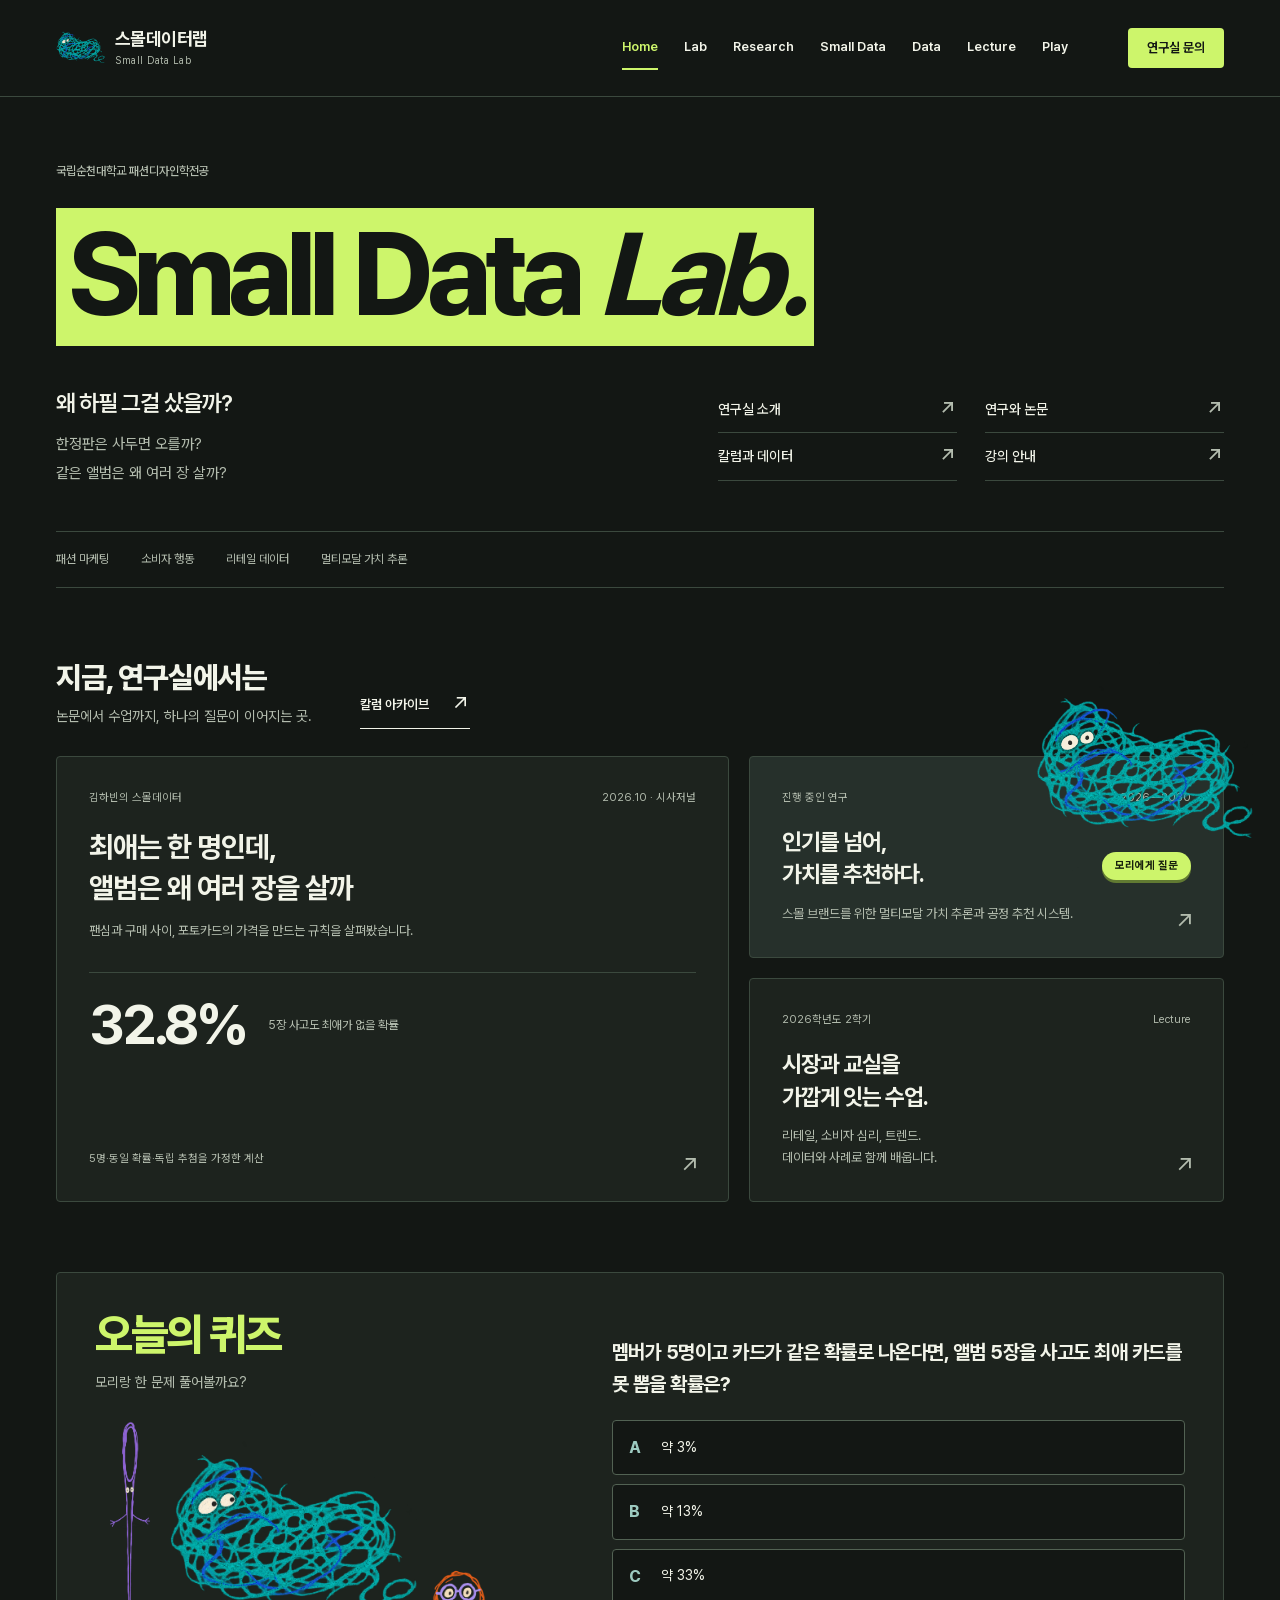
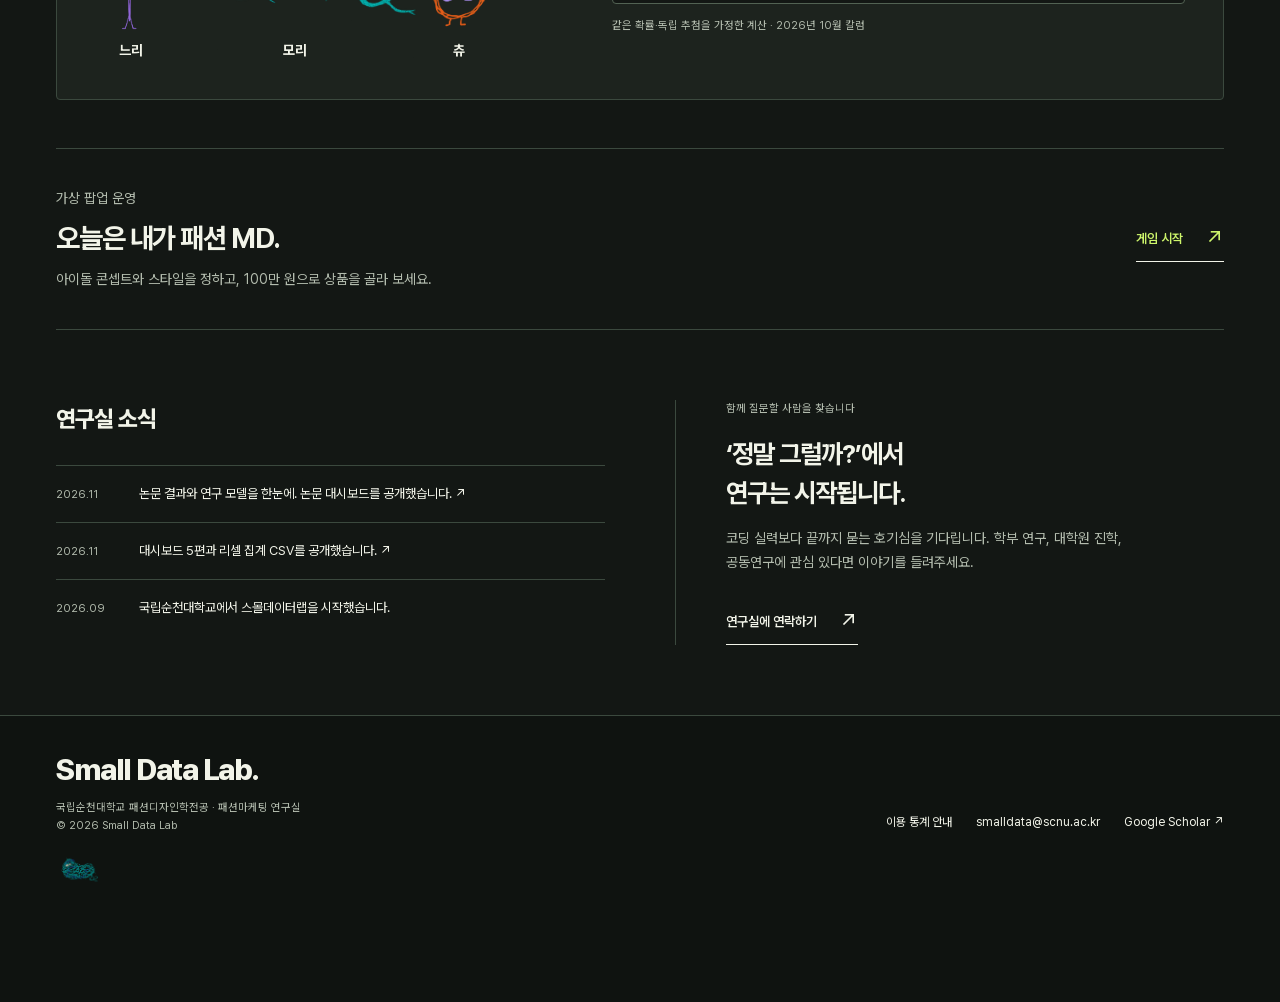
<file: index.html>
<!doctype html>
<html lang="ko">
<head>
<meta charset="utf-8">
<meta name="viewport" content="width=device-width, initial-scale=1, viewport-fit=cover">
<meta name="theme-color" content="#131714">
<title>Small Data Lab · 스몰데이터랩</title>
<meta name="description" content="국립순천대학교 패션디자인학전공. 패션과 소비의 일상적 질문을 직접 모은 데이터로 검증합니다.">
<link rel="stylesheet" href="styles.css">
<link rel="icon" type="image/png" href="favicon.png?v=20261120-teal2">
<script src="analytics.js" defer></script>
<meta name="color-scheme" content="dark">
</head>
<body>
<a class="skip" href="#main">본문으로 건너뛰기</a><header class="site-head"><div class="wrap bar"><a class="brand" href="index.html" aria-label="스몰데이터랩 홈"><svg class="brand-mori" viewBox="0 220 1254 900" width="50" height="36" aria-hidden="true" focusable="false"><image href="assets/momo-knot-teal.png" width="1254" height="1254"/></svg><span><b>스몰데이터랩</b><small>Small Data Lab</small></span></a><button class="menu-toggle" type="button" aria-expanded="false" aria-controls="site-nav">메뉴</button><nav id="site-nav" class="site-nav" aria-label="주 메뉴"><a href="index.html" aria-current="page">Home</a><a href="lab.html">Lab</a><a href="research.html">Research</a><a href="smalldata/">Small Data</a><a href="data.html">Data</a><a href="lecture.html">Lecture</a><a href="play.html">Play</a></nav><a class="nav-contact" href="mailto:smalldata@scnu.ac.kr">연구실 문의</a></div></header>
<main id="main" class="wrap">
<section class="hero hero-editorial" aria-labelledby="hero-title"><p class="hero-kicker">국립순천대학교 패션디자인학전공</p><h1 id="hero-title">Small Data <span class="hero-lab">Lab.</span></h1><div class="hero-summary"><div><p class="hero-subtitle">왜 하필 그걸 샀을까?</p><p class="intro">한정판은 사두면 오를까?<br>같은 앨범은 왜 여러 장 살까?</p></div><nav class="hero-links" aria-label="연구실 바로가기"><a href="lab.html">연구실 소개 <span class="arrow" aria-hidden="true">↗</span></a><a href="research.html">연구와 논문 <span class="arrow" aria-hidden="true">↗</span></a><a href="data.html">칼럼과 데이터 <span class="arrow" aria-hidden="true">↗</span></a><a href="lecture.html">강의 안내 <span class="arrow" aria-hidden="true">↗</span></a></nav></div></section>
<div class="topic-strip" aria-label="주요 연구 키워드"><span>패션 마케팅</span><span>소비자 행동</span><span>리테일 데이터</span><span>멀티모달 가치 추론</span></div>
<section class="section" aria-labelledby="featured-title"><div class="section-heading"><div><h2 id="featured-title">지금, 연구실에서는</h2><p>논문에서 수업까지, 하나의 질문이 이어지는 곳.</p></div><a class="text-link" href="smalldata/">칼럼 아카이브 <span class="arrow" aria-hidden="true">↗</span></a></div>
<div class="bento"><article class="feature-card feature-main"><div class="card-meta"><span>김하빈의 스몰데이터</span><span>2026.10 · 시사저널</span></div><h3><a class="card-link" href="data.html#column-hive">최애는 한 명인데,<br>앨범은 왜 여러 장을 살까</a></h3><p>팬심과 구매 사이, 포토카드의 가격을 만드는 규칙을 살펴봤습니다.</p><p class="feature-stat"><strong>32.8%</strong><span>5장 사고도 최애가 없을 확률</span></p><p class="card-bottom">5명·동일 확률·독립 추첨을 가정한 계산</p><span class="card-go" aria-hidden="true">↗</span></article>
<article class="feature-card feature-research"><div class="card-meta"><span>진행 중인 연구</span><span>2026—2030</span></div><h3><a class="card-link" href="research.html#sejong">인기를 넘어,<br>가치를 추천하다.</a></h3><p>스몰 브랜드를 위한 멀티모달 가치 추론과 공정 추천 시스템.</p><span class="card-go" aria-hidden="true">↗</span></article>
<article class="feature-card feature-lecture"><div class="card-meta"><span>2026학년도 2학기</span><span>Lecture</span></div><h3><a class="card-link" href="lecture.html">시장과 교실을<br>가깝게 잇는 수업.</a></h3><p>리테일, 소비자 심리, 트렌드.<br>데이터와 사례로 함께 배웁니다.</p><span class="card-go" aria-hidden="true">↗</span></article></div></section>
<section class="quiz-section" aria-labelledby="quiz-title"><div class="quiz-intro"><h2 id="quiz-title">오늘의 퀴즈</h2><p>모리랑 한 문제 풀어볼까요?</p><div class="quiz-friends" aria-label="모리와 친구들"><figure class="quiz-friend quiz-friend--neuri"><img src="assets/neuri-doodle-2d-v2.png" width="724" height="2172" loading="lazy" decoding="async" alt="성긴 보라색 선으로 그린 길쭉한 느리"><figcaption>느리</figcaption></figure><figure class="quiz-friend quiz-friend--mori"><svg class="quiz-mori" viewBox="0 220 1254 900" role="img" aria-label="자유롭게 얽힌 청록색 모리" focusable="false"><image href="assets/momo-knot-teal.png" width="1254" height="1254"/></svg><figcaption>모리</figcaption></figure><figure class="quiz-friend quiz-friend--chu"><img src="assets/chu-doodle-2d-v3.png" width="1278" height="1230" loading="lazy" decoding="async" alt="동그란 안경을 쓴 작은 귤색 츄"><figcaption>츄</figcaption></figure></div></div><div class="quiz-card" data-quiz><h3 data-question>오늘의 질문을 불러오는 중입니다.</h3><div class="quiz-choices" data-choices role="group" aria-label="퀴즈 정답 선택"></div><div class="quiz-result" data-result role="status" aria-live="polite" hidden></div><p class="quiz-source" data-source></p><button class="quiz-reset" data-reset type="button" hidden>다시 풀어보기</button><noscript>퀴즈는 JavaScript가 켜져 있을 때 풀 수 있어요. <a href="data.html#columns">칼럼에서 데이터 이야기 읽기</a></noscript></div></section>
<section class="play-invite" aria-labelledby="play-title"><div><p class="card-meta">가상 팝업 운영</p><h2 id="play-title">오늘은 내가 패션 MD.</h2><p>아이돌 콘셉트와 스타일을 정하고, 100만 원으로 상품을 골라 보세요.</p></div><a class="text-link" href="play.html">게임 시작 <span class="arrow" aria-hidden="true">↗</span></a></section>
<section class="section notes-grid"><div><h2>연구실 소식</h2><ul class="news-list"><li><time datetime="2026-11">2026.11</time><a href="papers.html">논문 결과와 연구 모델을 한눈에. 논문 대시보드를 공개했습니다. ↗</a></li><li><time datetime="2026-11">2026.11</time><a href="data.html">대시보드 5편과 리셀 집계 CSV를 공개했습니다. ↗</a></li><li><time datetime="2026-09">2026.09</time><span>국립순천대학교에서 스몰데이터랩을 시작했습니다.</span></li></ul></div><div class="join-block"><span class="card-meta">함께 질문할 사람을 찾습니다</span><h3>‘정말 그럴까?’에서<br>연구는 시작됩니다.</h3><p>코딩 실력보다 끝까지 묻는 호기심을 기다립니다. 학부 연구, 대학원 진학, 공동연구에 관심 있다면 이야기를 들려주세요.</p><a class="text-link" href="mailto:smalldata@scnu.ac.kr">연구실에 연락하기 <span class="arrow" aria-hidden="true">↗</span></a></div></section>
</main>
<footer class="site-foot"><div class="wrap footer-grid"><div><a class="footer-name" href="index.html">Small Data Lab.</a><p>국립순천대학교 패션디자인학전공 · 패션마케팅 연구실<br>© 2026 Small Data Lab</p></div><div class="footer-links"><a href="privacy.html">이용 통계 안내</a><a href="mailto:smalldata@scnu.ac.kr">smalldata@scnu.ac.kr</a><a href="https://scholar.google.com/citations?user=xRjwgz4AAAAJ&amp;hl=ko&amp;oi=ao" target="_blank" rel="noopener noreferrer">Google Scholar ↗</a></div></div></footer>
<script src="site.js" defer></script>
<script src="chatbot.js?v=20261121-friends"></script>
<script src="characters.js?v=20261122-motion" defer></script>
<script src="friends.js?v=20261122-motion" defer></script>
</body>
</html>
</file>
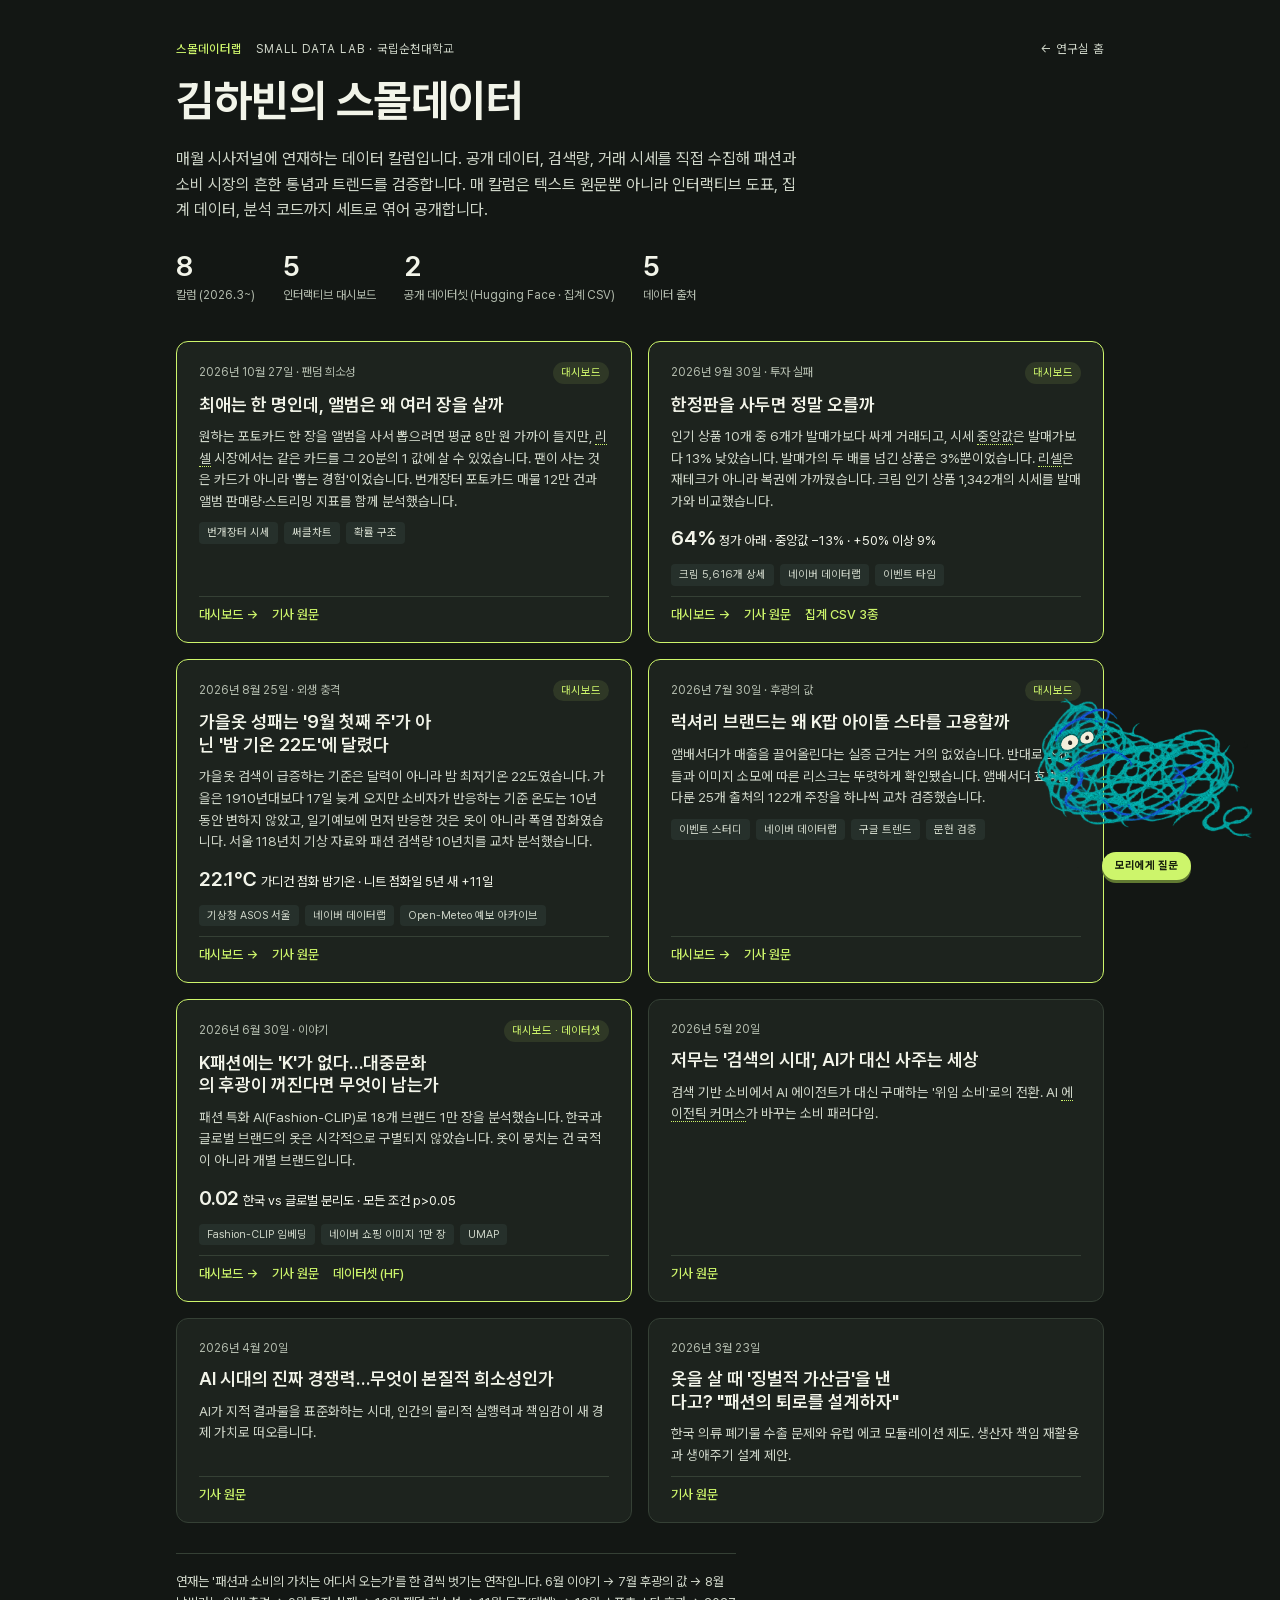
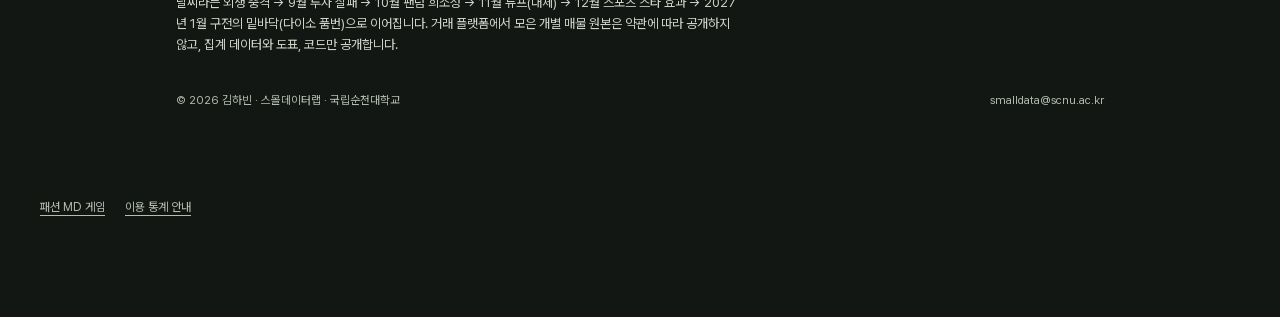
<file: smalldata/index.html>
<!doctype html>
<html lang="ko" data-key="emerald">
<head>
<meta charset="utf-8">
<meta name="viewport" content="width=device-width, initial-scale=1, viewport-fit=cover">
<title>김하빈의 스몰데이터 아카이브</title>
<meta name="description" content="시사저널 연재 「김하빈의 스몰데이터」의 칼럼·인터랙티브 대시보드·집계 데이터 아카이브">


<link rel="stylesheet" href="../assets/key.css">
<style>html{color-scheme:light}img{max-width:100%}[hidden]{display:none!important}body{margin:0;font:14px system-ui,sans-serif}</style>
<link rel="icon" type="image/png" href="../favicon.png?v=20261120-teal2">
<link rel="stylesheet" href="../legacy-fonts.css">
<script src="../analytics.js" defer></script>
<meta name="theme-color" content="#131714">
<meta name="color-scheme" content="dark">
</head>
<body>
<style>
/* 레이아웃: 아카이브 목록. 좌측 정렬 제목 + 연재 설명 → 숫자 띠 → 칼럼 카드 2열(최신순). 카드마다 월·제목·한 줄·데이터 출처·링크. */
:root{
  --bg:#f6f7f8; --surface:#fcfcfb; --ink:#0b0b0b; --ink-2:#52514e; --muted:#898781;
  --grid:#e1e0d9; --ring:rgba(11,11,11,.10); --pos:#2a78d6; --neg:#e34948; --wash:rgba(42,120,214,.08); --chip:#eef0f2;
  --f-body:"IBM Plex Sans KR",system-ui,-apple-system,"Segoe UI","Malgun Gothic",sans-serif;
  --f-mono:"IBM Plex Mono",ui-monospace,Consolas,monospace; color-scheme:light;
}
@media (prefers-color-scheme:dark){:root:not([data-theme="light"]){--bg:#0d0d0d;--surface:#1a1a19;--ink:#f0efec;--ink-2:#c3c2b7;--muted:#898781;--grid:#2c2c2a;--ring:rgba(255,255,255,.10);--pos:#3987e5;--neg:#e66767;--wash:rgba(57,135,229,.12);--chip:#242423;color-scheme:dark}}
:root[data-theme="dark"]{--bg:#0d0d0d;--surface:#1a1a19;--ink:#f0efec;--ink-2:#c3c2b7;--muted:#898781;--grid:#2c2c2a;--ring:rgba(255,255,255,.10);--pos:#3987e5;--neg:#e66767;--wash:rgba(57,135,229,.12);--chip:#242423;color-scheme:dark}
*{box-sizing:border-box}
body{margin:0;background:var(--bg);color:var(--ink);font-family:var(--f-body);font-size:15px;line-height:1.6;-webkit-font-smoothing:antialiased}
.wrap{max-width:960px;margin:0 auto;padding-block:40px 64px;padding-left:max(16px,env(safe-area-inset-left,0px));padding-right:max(16px,env(safe-area-inset-right,0px))}
a{color:inherit}
h1,h2,h3{margin:0;text-wrap:balance;line-height:1.25}
.eyebrow{font-family:var(--f-mono);font-size:12px;letter-spacing:.08em;text-transform:uppercase;color:var(--ink-2);display:flex;gap:14px;flex-wrap:wrap}
.eyebrow b{color:var(--pos);font-weight:500}
h1{font-size:clamp(28px,4.6vw,44px);font-weight:700;margin-top:14px;letter-spacing:-.01em}
.dek{margin:18px 0 0;max-width:62ch;color:var(--ink-2);font-size:16px}
.stats{display:flex;gap:28px;flex-wrap:wrap;margin-top:28px;font-family:var(--f-mono);font-size:12px;color:var(--muted)}
.stats b{display:block;font-family:var(--f-body);font-size:28px;font-weight:600;color:var(--ink);letter-spacing:-.02em;line-height:1.1;margin-bottom:4px}
.grid{display:grid;grid-template-columns:1fr 1fr;gap:16px;margin-top:36px}
@media (max-width:720px){.grid{grid-template-columns:1fr}}
.card{background:var(--surface);border:1px solid var(--ring);border-radius:12px;padding:20px 22px 16px;display:flex;flex-direction:column;gap:10px;min-width:0;position:relative}
.card.live{border-color:var(--pos)}
.card .mo{font-family:var(--f-mono);font-size:12px;color:var(--muted);display:flex;justify-content:space-between;gap:10px;align-items:center}
.card .mo .st{font-size:11px;padding:2px 8px;border-radius:999px;background:var(--chip);color:var(--ink-2)}
.card .mo .st.live{background:var(--wash);color:var(--pos)}
.card h2{font-size:18px;font-weight:600}
.card h2 a{text-decoration:none}
.card h2 a:hover{text-decoration:underline;text-decoration-thickness:1px;text-underline-offset:3px}
.card p{margin:0;color:var(--ink-2);font-size:13.5px}
.card .num{font-size:13px;color:var(--ink)}
.card .num b{font-size:20px;font-weight:600;letter-spacing:-.01em;margin-right:4px}
.chips{display:flex;gap:6px;flex-wrap:wrap}
.chips span{font-family:var(--f-mono);font-size:11px;padding:2px 8px;border-radius:4px;background:var(--chip);color:var(--ink-2)}
.links{display:flex;gap:14px;flex-wrap:wrap;margin-top:auto;padding-top:8px;border-top:1px solid var(--grid);font-size:13px}
.links a{text-decoration:none;color:var(--pos);font-weight:500}
.links a:hover{text-decoration:underline;text-underline-offset:3px}
.links span{color:var(--muted)}
.note{margin-top:30px;padding-top:18px;border-top:1px solid var(--grid);font-size:13px;color:var(--ink-2);max-width:70ch}
footer{margin-top:36px;font-family:var(--f-mono);font-size:11.5px;color:var(--muted);display:flex;gap:16px;flex-wrap:wrap;justify-content:space-between}
:focus-visible{outline:2px solid var(--pos);outline-offset:2px}
/* 모션: 타일·도표·카드 등장(살짝 떠오름), 카드 호버 들림·클릭 눌림. 움직임 줄이기 설정이면 전부 끔 */
@media (prefers-reduced-motion:no-preference){
  .tile,.chart,.card{animation:rise .55s cubic-bezier(.2,.7,.2,1) both}
  .tile:nth-child(2),.card:nth-child(2){animation-delay:.07s}
  .tile:nth-child(3),.card:nth-child(3){animation-delay:.14s}
  .tile:nth-child(4),.card:nth-child(4){animation-delay:.21s}
  .tile:nth-child(5),.card:nth-child(5){animation-delay:.28s}
  .card{transition:transform .18s ease,box-shadow .18s ease}
  .card:hover{transform:translateY(-3px);box-shadow:0 8px 22px var(--ring)}
  .card:active{transform:translateY(-1px) scale(.995)}
}
@keyframes rise{from{opacity:0;transform:translateY(10px)}to{opacity:1;transform:none}}
</style>

<div class="wrap">
<header>
  <div class="eyebrow"><a href="../" style="text-decoration:none"><b>스몰데이터랩</b></a><span>Small Data Lab · 국립순천대학교</span><a href="../" style="text-decoration:none;margin-left:auto">← 연구실 홈</a></div>
  <h1>김하빈의 스몰데이터</h1>
  <p class="dek">매월 시사저널에 연재하는 데이터 칼럼입니다. 공개 데이터, 검색량, 거래 시세를 직접 수집해 패션과 소비 시장의 흔한 통념과 트렌드를 검증합니다. 매 칼럼은 텍스트 원문뿐 아니라 인터랙티브 도표, 집계 데이터, 분석 코드까지 세트로 엮어 공개합니다.</p>
  <div class="stats">
    <div><b>8</b>칼럼 (2026.3~)</div>
    <div><b>5</b>인터랙티브 대시보드</div>
    <div><b>2</b>공개 데이터셋 (Hugging Face · 집계 CSV)</div>
    <div><b>5</b>데이터 출처</div>
  </div>
</header>

<div class="grid">

<article class="card live">
  <div class="mo"><span>2026년 10월 27일 · 팬덤 희소성</span><span class="st live">대시보드</span></div>
  <h2><a href="./hive.html">최애는 한 명인데, 앨범은 왜 여러 장을 살까</a></h2>
  <p>원하는 포토카드 한 장을 앨범을 사서 뽑으려면 평균 8만 원 가까이 들지만, 리셀 시장에서는 같은 카드를 그 20분의 1 값에 살 수 있었습니다. 팬이 사는 것은 카드가 아니라 '뽑는 경험'이었습니다. 번개장터 포토카드 매물 12만 건과 앨범 판매량·스트리밍 지표를 함께 분석했습니다.</p>
  <div class="chips"><span>번개장터 시세</span><span>써클차트</span><span>확률 구조</span></div>
  <div class="links"><a href="./hive.html">대시보드 →</a><a href="https://www.sisajournal.com/news/articleView.html?idxno=391797" target="_blank" rel="noopener">기사 원문</a></div>
</article>

<article class="card live">
  <div class="mo"><span>2026년 9월 30일 · 투자 실패</span><span class="st live">대시보드</span></div>
  <h2><a href="./resell.html">한정판을 사두면 정말 오를까</a></h2>
  <p>인기 상품 10개 중 6개가 발매가보다 싸게 거래되고, 시세 중앙값은 발매가보다 13% 낮았습니다. 발매가의 두 배를 넘긴 상품은 3%뿐이었습니다. 리셀은 재테크가 아니라 복권에 가까웠습니다. 크림 인기 상품 1,342개의 시세를 발매가와 비교했습니다.</p>
  <div class="num"><b>64%</b>정가 아래 · 중앙값 −13% · +50% 이상 9%</div>
  <div class="chips"><span>크림 5,616개 상세</span><span>네이버 데이터랩</span><span>이벤트 타임</span></div>
  <div class="links"><a href="./resell.html">대시보드 →</a><a href="https://www.sisajournal.com/news/articleView.html?idxno=388722" target="_blank" rel="noopener">기사 원문</a><a href="../data.html">집계 CSV 3종</a></div>
</article>

<article class="card live">
  <div class="mo"><span>2026년 8월 25일 · 외생 충격</span><span class="st live">대시보드</span></div>
  <h2><a href="./heat.html">가을옷 성패는 '9월 첫째 주'가 아닌 '밤 기온 22도'에 달렸다</a></h2>
  <p>가을옷 검색이 급증하는 기준은 달력이 아니라 밤 최저기온 22도였습니다. 가을은 1910년대보다 17일 늦게 오지만 소비자가 반응하는 기준 온도는 10년 동안 변하지 않았고, 일기예보에 먼저 반응한 것은 옷이 아니라 폭염 잡화였습니다. 서울 118년치 기상 자료와 패션 검색량 10년치를 교차 분석했습니다.</p>
  <div class="num"><b>22.1℃</b>가디건 점화 밤기온 · 니트 점화일 5년 새 +11일</div>
  <div class="chips"><span>기상청 ASOS 서울</span><span>네이버 데이터랩</span><span>Open-Meteo 예보 아카이브</span></div>
  <div class="links"><a href="./heat.html">대시보드 →</a><a href="https://www.sisajournal.com/news/articleView.html?idxno=384704" target="_blank" rel="noopener">기사 원문</a></div>
</article>

<article class="card live">
  <div class="mo"><span>2026년 7월 30일 · 후광의 값</span><span class="st live">대시보드</span></div>
  <h2><a href="./ambassador.html">럭셔리 브랜드는 왜 K팝 아이돌 스타를 고용할까</a></h2>
  <p>앰배서더가 매출을 끌어올린다는 실증 근거는 거의 없었습니다. 반대로 스캔들과 이미지 소모에 따른 리스크는 뚜렷하게 확인됐습니다. 앰배서더 효과를 다룬 25개 출처의 122개 주장을 하나씩 교차 검증했습니다.</p>
  <div class="chips"><span>이벤트 스터디</span><span>네이버 데이터랩</span><span>구글 트렌드</span><span>문헌 검증</span></div>
  <div class="links"><a href="./ambassador.html">대시보드 →</a><a href="https://www.sisajournal.com/news/articleView.html?idxno=381811" target="_blank" rel="noopener">기사 원문</a></div>
</article>

<article class="card live">
  <div class="mo"><span>2026년 6월 30일 · 이야기</span><span class="st live">대시보드 · 데이터셋</span></div>
  <h2><a href="./kfashion.html">K패션에는 'K'가 없다…대중문화의 후광이 꺼진다면 무엇이 남는가</a></h2>
  <p>패션 특화 AI(Fashion-CLIP)로 18개 브랜드 1만 장을 분석했습니다. 한국과 글로벌 브랜드의 옷은 시각적으로 구별되지 않았습니다. 옷이 뭉치는 건 국적이 아니라 개별 브랜드입니다.</p>
  <div class="num"><b>0.02</b>한국 vs 글로벌 분리도 · 모든 조건 p&gt;0.05</div>
  <div class="chips"><span>Fashion-CLIP 임베딩</span><span>네이버 쇼핑 이미지 1만 장</span><span>UMAP</span></div>
  <div class="links"><a href="./kfashion.html">대시보드 →</a><a href="https://n.news.naver.com/mnews/article/586/0000132686?sid=101" target="_blank" rel="noopener">기사 원문</a><a href="https://huggingface.co/datasets/HabinKim/kfashion-visual-distinctiveness" target="_blank" rel="noopener">데이터셋 (HF)</a></div>
</article>

<article class="card">
  <div class="mo"><span>2026년 5월 20일</span></div>
  <h2>저무는 '검색의 시대', AI가 대신 사주는 세상</h2>
  <p>검색 기반 소비에서 AI 에이전트가 대신 구매하는 '위임 소비'로의 전환. AI 에이전틱 커머스가 바꾸는 소비 패러다임.</p>
  <div class="links"><a href="https://n.news.naver.com/mnews/article/586/0000129578?sid=101" target="_blank" rel="noopener">기사 원문</a></div>
</article>

<article class="card">
  <div class="mo"><span>2026년 4월 20일</span></div>
  <h2>AI 시대의 진짜 경쟁력…무엇이 본질적 희소성인가</h2>
  <p>AI가 지적 결과물을 표준화하는 시대, 인간의 물리적 실행력과 책임감이 새 경제 가치로 떠오릅니다.</p>
  <div class="links"><a href="https://www.sisajournal.com/news/articleView.html?idxno=370109" target="_blank" rel="noopener">기사 원문</a></div>
</article>

<article class="card">
  <div class="mo"><span>2026년 3월 23일</span></div>
  <h2>옷을 살 때 '징벌적 가산금'을 낸다고? "패션의 퇴로를 설계하자"</h2>
  <p>한국 의류 폐기물 수출 문제와 유럽 에코 모듈레이션 제도. 생산자 책임 재활용과 생애주기 설계 제안.</p>
  <div class="links"><a href="https://www.sisajournal.com/news/articleView.html?idxno=366774" target="_blank" rel="noopener">기사 원문</a></div>
</article>

</div>

<p class="note">연재는 '패션과 소비의 가치는 어디서 오는가'를 한 겹씩 벗기는 연작입니다. 6월 이야기 → 7월 후광의 값 → 8월 날씨라는 외생 충격 → 9월 투자 실패 → 10월 팬덤 희소성 → 11월 듀프(대체) → 12월 스포츠 스타 효과 → 2027년 1월 구전의 밑바닥(다이소 품번)으로 이어집니다. 거래 플랫폼에서 모은 개별 매물 원본은 약관에 따라 공개하지 않고, 집계 데이터와 도표, 코드만 공개합니다.</p>

<footer>
  <span>© 2026 김하빈 · 스몰데이터랩 · 국립순천대학교</span>
  <span>smalldata@scnu.ac.kr</span>
</footer>
</div>
<script src="../assets/glossary.js" defer></script>
<script src="../chatbot.js?v=20261121-friends"></script>
<div class="sdl-page-links"><a href="../play.html">패션 MD 게임</a><a href="../privacy.html">이용 통계 안내</a></div>
</body>
</html>
</file>
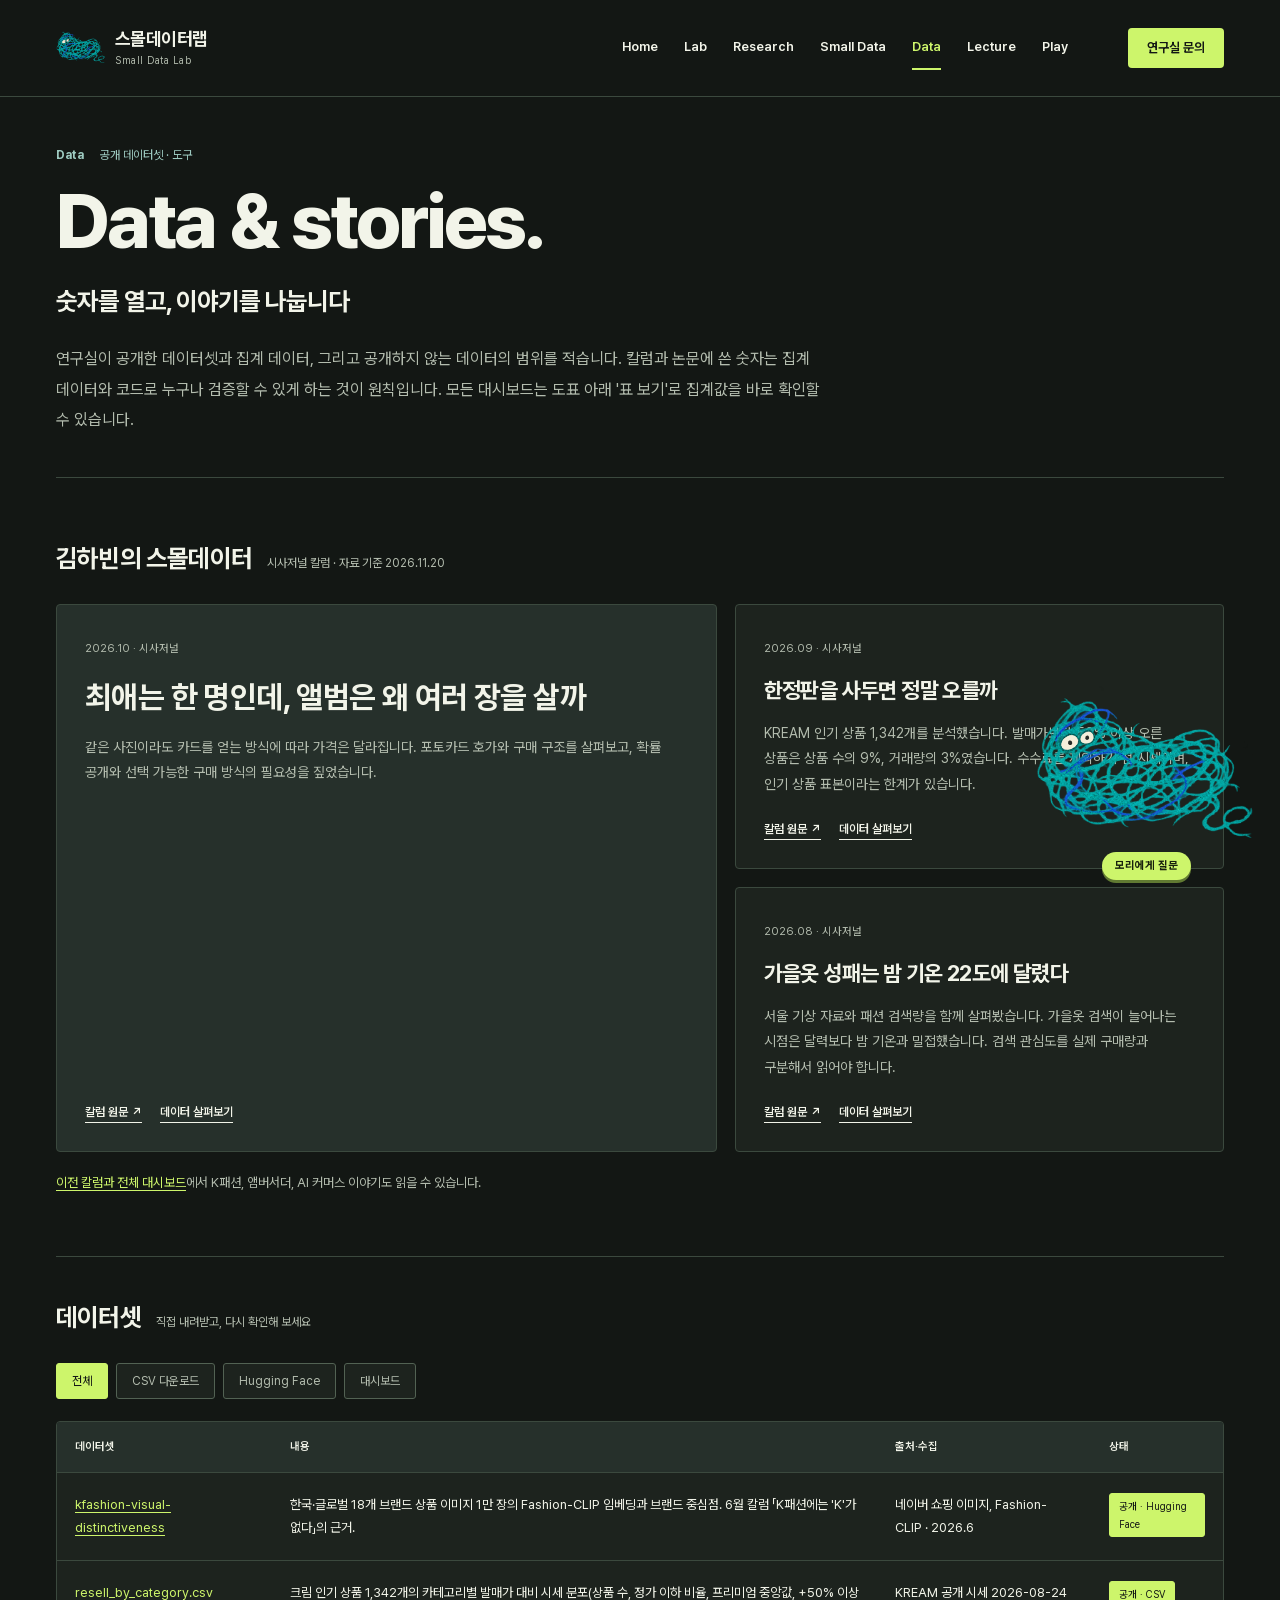
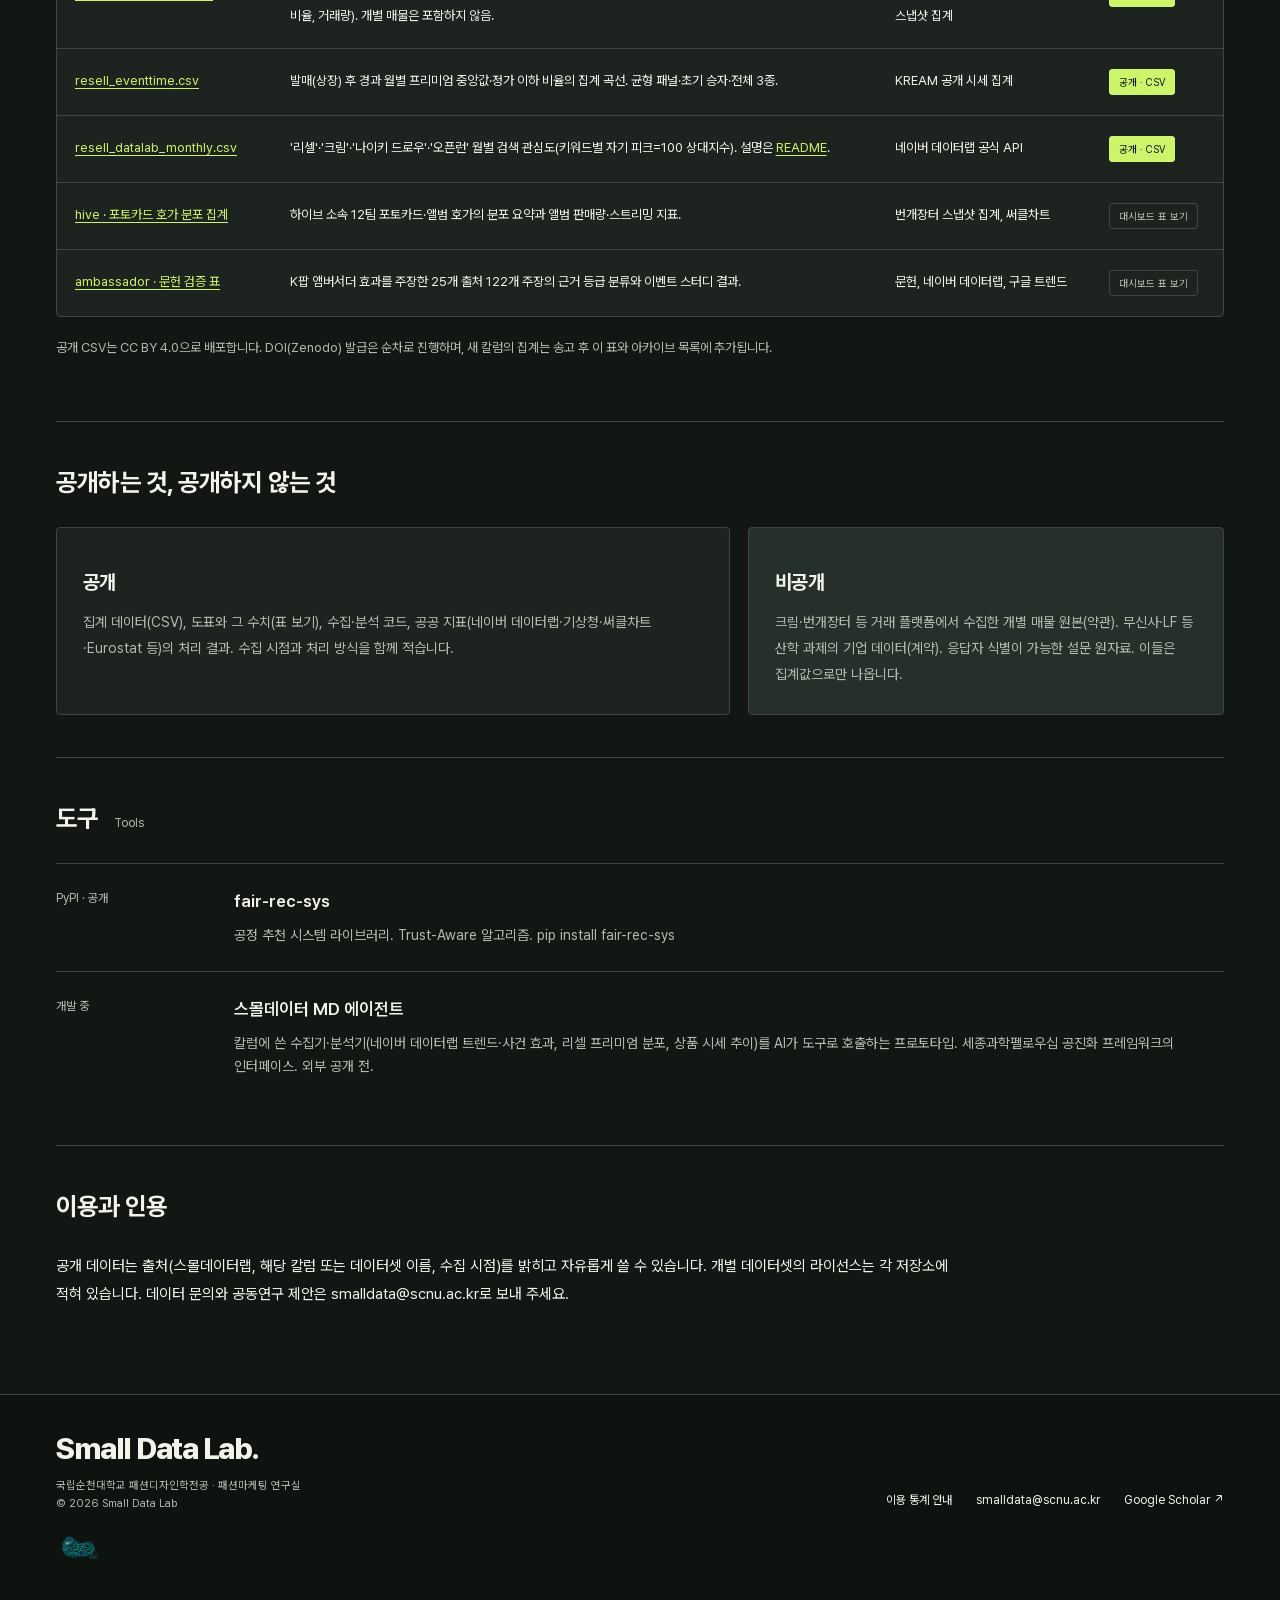
<file: data.html>
<!doctype html>
<html lang="ko">
<head>
<meta charset="utf-8">
<meta name="viewport" content="width=device-width, initial-scale=1, viewport-fit=cover">
<meta name="theme-color" content="#131714">
<title>Data & stories · 스몰데이터랩</title>
<meta name="description" content="스몰데이터랩이 공개하는 집계 데이터셋과 도구, 그리고 무엇을 공개하지 않는지에 대한 원칙.">
<link rel="stylesheet" href="styles.css">
<link rel="icon" type="image/png" href="favicon.png?v=20261120-teal2">
<script src="analytics.js" defer></script>
<meta name="color-scheme" content="dark">
</head>
<body>
<a class="skip" href="#main">본문으로 건너뛰기</a><header class="site-head"><div class="wrap bar"><a class="brand" href="index.html" aria-label="스몰데이터랩 홈"><svg class="brand-mori" viewBox="0 220 1254 900" width="50" height="36" aria-hidden="true" focusable="false"><image href="assets/momo-knot-teal.png" width="1254" height="1254"/></svg><span><b>스몰데이터랩</b><small>Small Data Lab</small></span></a><button class="menu-toggle" type="button" aria-expanded="false" aria-controls="site-nav">메뉴</button><nav id="site-nav" class="site-nav" aria-label="주 메뉴"><a href="index.html">Home</a><a href="lab.html">Lab</a><a href="research.html">Research</a><a href="smalldata/">Small Data</a><a href="data.html" aria-current="page">Data</a><a href="lecture.html">Lecture</a><a href="play.html">Play</a></nav><a class="nav-contact" href="mailto:smalldata@scnu.ac.kr">연구실 문의</a></div></header>
<main id="main" class="wrap content-page">
<header class="page-hero">
  <div class="eyebrow"><b>Data</b><span>공개 데이터셋 · 도구</span></div>
  <h1>Data & stories.<small>숫자를 열고, 이야기를 나눕니다</small></h1>
  <p class="dek">연구실이 공개한 데이터셋과 집계 데이터, 그리고 공개하지 않는 데이터의 범위를 적습니다. 칼럼과 논문에 쓴 숫자는 집계 데이터와 코드로 누구나 검증할 수 있게 하는 것이 원칙입니다. 모든 대시보드는 도표 아래 '표 보기'로 집계값을 바로 확인할 수 있습니다.</p>
</header><section id="columns"><h2>김하빈의 스몰데이터 <small>시사저널 칼럼 · 자료 기준 2026.11.20</small></h2><div class="column-grid"><article class="column-card" id="column-hive"><div><span class="meta">2026.10 · 시사저널</span><h3>최애는 한 명인데, 앨범은 왜 여러 장을 살까</h3><p>같은 사진이라도 카드를 얻는 방식에 따라 가격은 달라집니다. 포토카드 호가와 구매 구조를 살펴보고, 확률 공개와 선택 가능한 구매 방식의 필요성을 짚었습니다.</p></div><div class="links"><a href="https://www.sisajournal.com/news/articleView.html?idxno=391797" target="_blank" rel="noopener noreferrer">칼럼 원문 ↗</a><a href="smalldata/hive.html">데이터 살펴보기</a></div></article><article class="column-card" id="column-resell"><div><span class="meta">2026.09 · 시사저널</span><h3>한정판을 사두면 정말 오를까</h3><p>KREAM 인기 상품 1,342개를 분석했습니다. 발매가보다 50% 이상 오른 상품은 상품 수의 9%, 거래량의 3%였습니다. 수수료를 제외하기 전 시세이며, 인기 상품 표본이라는 한계가 있습니다.</p></div><div class="links"><a href="https://www.sisajournal.com/news/articleView.html?idxno=388722" target="_blank" rel="noopener noreferrer">칼럼 원문 ↗</a><a href="smalldata/resell.html">데이터 살펴보기</a></div></article><article class="column-card" id="column-heat"><div><span class="meta">2026.08 · 시사저널</span><h3>가을옷 성패는 밤 기온 22도에 달렸다</h3><p>서울 기상 자료와 패션 검색량을 함께 살펴봤습니다. 가을옷 검색이 늘어나는 시점은 달력보다 밤 기온과 밀접했습니다. 검색 관심도를 실제 구매량과 구분해서 읽어야 합니다.</p></div><div class="links"><a href="https://www.sisajournal.com/news/articleView.html?idxno=384704" target="_blank" rel="noopener noreferrer">칼럼 원문 ↗</a><a href="smalldata/heat.html">데이터 살펴보기</a></div></article></div><p class="note"><a href="smalldata/">이전 칼럼과 전체 대시보드</a>에서 K패션, 앰버서더, AI 커머스 이야기도 읽을 수 있습니다.</p></section>

<section>
  <h2>데이터셋 <small>직접 내려받고, 다시 확인해 보세요</small></h2><div class="data-filter" role="group" aria-label="데이터셋 종류 필터"><button type="button" data-filter="all" aria-pressed="true">전체</button><button type="button" data-filter="csv" aria-pressed="false">CSV 다운로드</button><button type="button" data-filter="external" aria-pressed="false">Hugging Face</button><button type="button" data-filter="dashboard" aria-pressed="false">대시보드</button></div><p class="sr-only" data-filter-status role="status">6개 항목 표시</p>
  <div class="tbl-wrap">
    <table class="dataset-table">
      <thead><tr><th>데이터셋</th><th>내용</th><th>출처·수집</th><th>상태</th></tr></thead>
      <tbody>
        <tr data-dataset="external">
          <td data-label="데이터셋"><a href="https://huggingface.co/datasets/HabinKim/kfashion-visual-distinctiveness" target="_blank" rel="noopener">kfashion-visual-distinctiveness</a></td>
          <td data-label="내용">한국·글로벌 18개 브랜드 상품 이미지 1만 장의 Fashion-CLIP 임베딩과 브랜드 중심점. 6월 칼럼 「K패션에는 'K'가 없다」의 근거.</td>
          <td data-label="출처·수집">네이버 쇼핑 이미지, Fashion-CLIP · 2026.6</td>
          <td data-label="상태"><span class="tag hi">공개 · Hugging Face</span></td>
        </tr>
        <tr data-dataset="csv">
          <td data-label="데이터셋"><a href="./smalldata/data/resell_by_category.csv">resell_by_category.csv</a></td>
          <td data-label="내용">크림 인기 상품 1,342개의 카테고리별 발매가 대비 시세 분포(상품 수, 정가 이하 비율, 프리미엄 중앙값, +50% 이상 비율, 거래량). 개별 매물은 포함하지 않음.</td>
          <td data-label="출처·수집">KREAM 공개 시세 2026-08-24 스냅샷 집계</td>
          <td data-label="상태"><span class="tag hi">공개 · CSV</span></td>
        </tr>
        <tr data-dataset="csv">
          <td data-label="데이터셋"><a href="./smalldata/data/resell_eventtime.csv">resell_eventtime.csv</a></td>
          <td data-label="내용">발매(상장) 후 경과 월별 프리미엄 중앙값·정가 이하 비율의 집계 곡선. 균형 패널·초기 승자·전체 3종.</td>
          <td data-label="출처·수집">KREAM 공개 시세 집계</td>
          <td data-label="상태"><span class="tag hi">공개 · CSV</span></td>
        </tr>
        <tr data-dataset="csv">
          <td data-label="데이터셋"><a href="./smalldata/data/resell_datalab_monthly.csv">resell_datalab_monthly.csv</a></td>
          <td data-label="내용">'리셀'·'크림'·'나이키 드로우'·'오픈런' 월별 검색 관심도(키워드별 자기 피크=100 상대지수). 설명은 <a href="./smalldata/data/README_resell.md">README</a>.</td>
          <td data-label="출처·수집">네이버 데이터랩 공식 API</td>
          <td data-label="상태"><span class="tag hi">공개 · CSV</span></td>
        </tr>
        <tr data-dataset="dashboard">
          <td data-label="데이터셋"><a href="smalldata/hive.html">hive · 포토카드 호가 분포 집계</a></td>
          <td data-label="내용">하이브 소속 12팀 포토카드·앨범 호가의 분포 요약과 앨범 판매량·스트리밍 지표.</td>
          <td data-label="출처·수집">번개장터 스냅샷 집계, 써클차트</td>
          <td data-label="상태"><span class="tag">대시보드 표 보기</span></td>
        </tr>
        <tr data-dataset="dashboard">
          <td data-label="데이터셋"><a href="smalldata/ambassador.html">ambassador · 문헌 검증 표</a></td>
          <td data-label="내용">K팝 앰버서더 효과를 주장한 25개 출처 122개 주장의 근거 등급 분류와 이벤트 스터디 결과.</td>
          <td data-label="출처·수집">문헌, 네이버 데이터랩, 구글 트렌드</td>
          <td data-label="상태"><span class="tag">대시보드 표 보기</span></td>
        </tr>
      </tbody>
    </table>
  </div>
  <p class="note">공개 CSV는 CC BY 4.0으로 배포합니다. DOI(Zenodo) 발급은 순차로 진행하며, 새 칼럼의 집계는 송고 후 이 표와 아카이브 목록에 추가됩니다.</p>
</section>

<section>
  <h2>공개하는 것, 공개하지 않는 것</h2>
  <div class="cards two">
    <article class="card">
      <h3>공개</h3>
      <p>집계 데이터(CSV), 도표와 그 수치(표 보기), 수집·분석 코드, 공공 지표(네이버 데이터랩·기상청·써클차트·Eurostat 등)의 처리 결과. 수집 시점과 처리 방식을 함께 적습니다.</p>
    </article>
    <article class="card">
      <h3>비공개</h3>
      <p>크림·번개장터 등 거래 플랫폼에서 수집한 개별 매물 원본(약관). 무신사·LF 등 산학 과제의 기업 데이터(계약). 응답자 식별이 가능한 설문 원자료. 이들은 집계값으로만 나옵니다.</p>
    </article>
  </div>
</section>

<section>
  <h2>도구 <small>Tools</small></h2>
  <ul class="list">
    <li><span class="k">PyPI · 공개</span><div><div class="t"><a href="https://pypi.org/project/fair-rec-sys/" target="_blank" rel="noopener">fair-rec-sys</a></div><div class="d">공정 추천 시스템 라이브러리. Trust-Aware 알고리즘. <code>pip install fair-rec-sys</code></div></div></li>
    <li><span class="k">개발 중</span><div><div class="t">스몰데이터 MD 에이전트</div><div class="d">칼럼에 쓴 수집기·분석기(네이버 데이터랩 트렌드·사건 효과, 리셀 프리미엄 분포, 상품 시세 추이)를 AI가 도구로 호출하는 프로토타입. 세종과학펠로우십 공진화 프레임워크의 인터페이스. 외부 공개 전.</div></div></li>
  </ul>
</section>

<section>
  <h2>이용과 인용</h2>
  <div class="prose">
    <p>공개 데이터는 출처(스몰데이터랩, 해당 칼럼 또는 데이터셋 이름, 수집 시점)를 밝히고 자유롭게 쓸 수 있습니다. 개별 데이터셋의 라이선스는 각 저장소에 적혀 있습니다. 데이터 문의와 공동연구 제안은 <code>smalldata@scnu.ac.kr</code>로 보내 주세요.</p>
  </div>
</section>
</main>
<footer class="site-foot"><div class="wrap footer-grid"><div><a class="footer-name" href="index.html">Small Data Lab.</a><p>국립순천대학교 패션디자인학전공 · 패션마케팅 연구실<br>© 2026 Small Data Lab</p></div><div class="footer-links"><a href="privacy.html">이용 통계 안내</a><a href="mailto:smalldata@scnu.ac.kr">smalldata@scnu.ac.kr</a><a href="https://scholar.google.com/citations?user=xRjwgz4AAAAJ&amp;hl=ko&amp;oi=ao" target="_blank" rel="noopener noreferrer">Google Scholar ↗</a></div></div></footer>
<script src="site.js" defer></script>
<script src="chatbot.js?v=20261121-friends"></script>
<script src="characters.js?v=20261122-motion" defer></script>
<script src="friends.js?v=20261122-motion" defer></script>
</body>
</html>
</file>
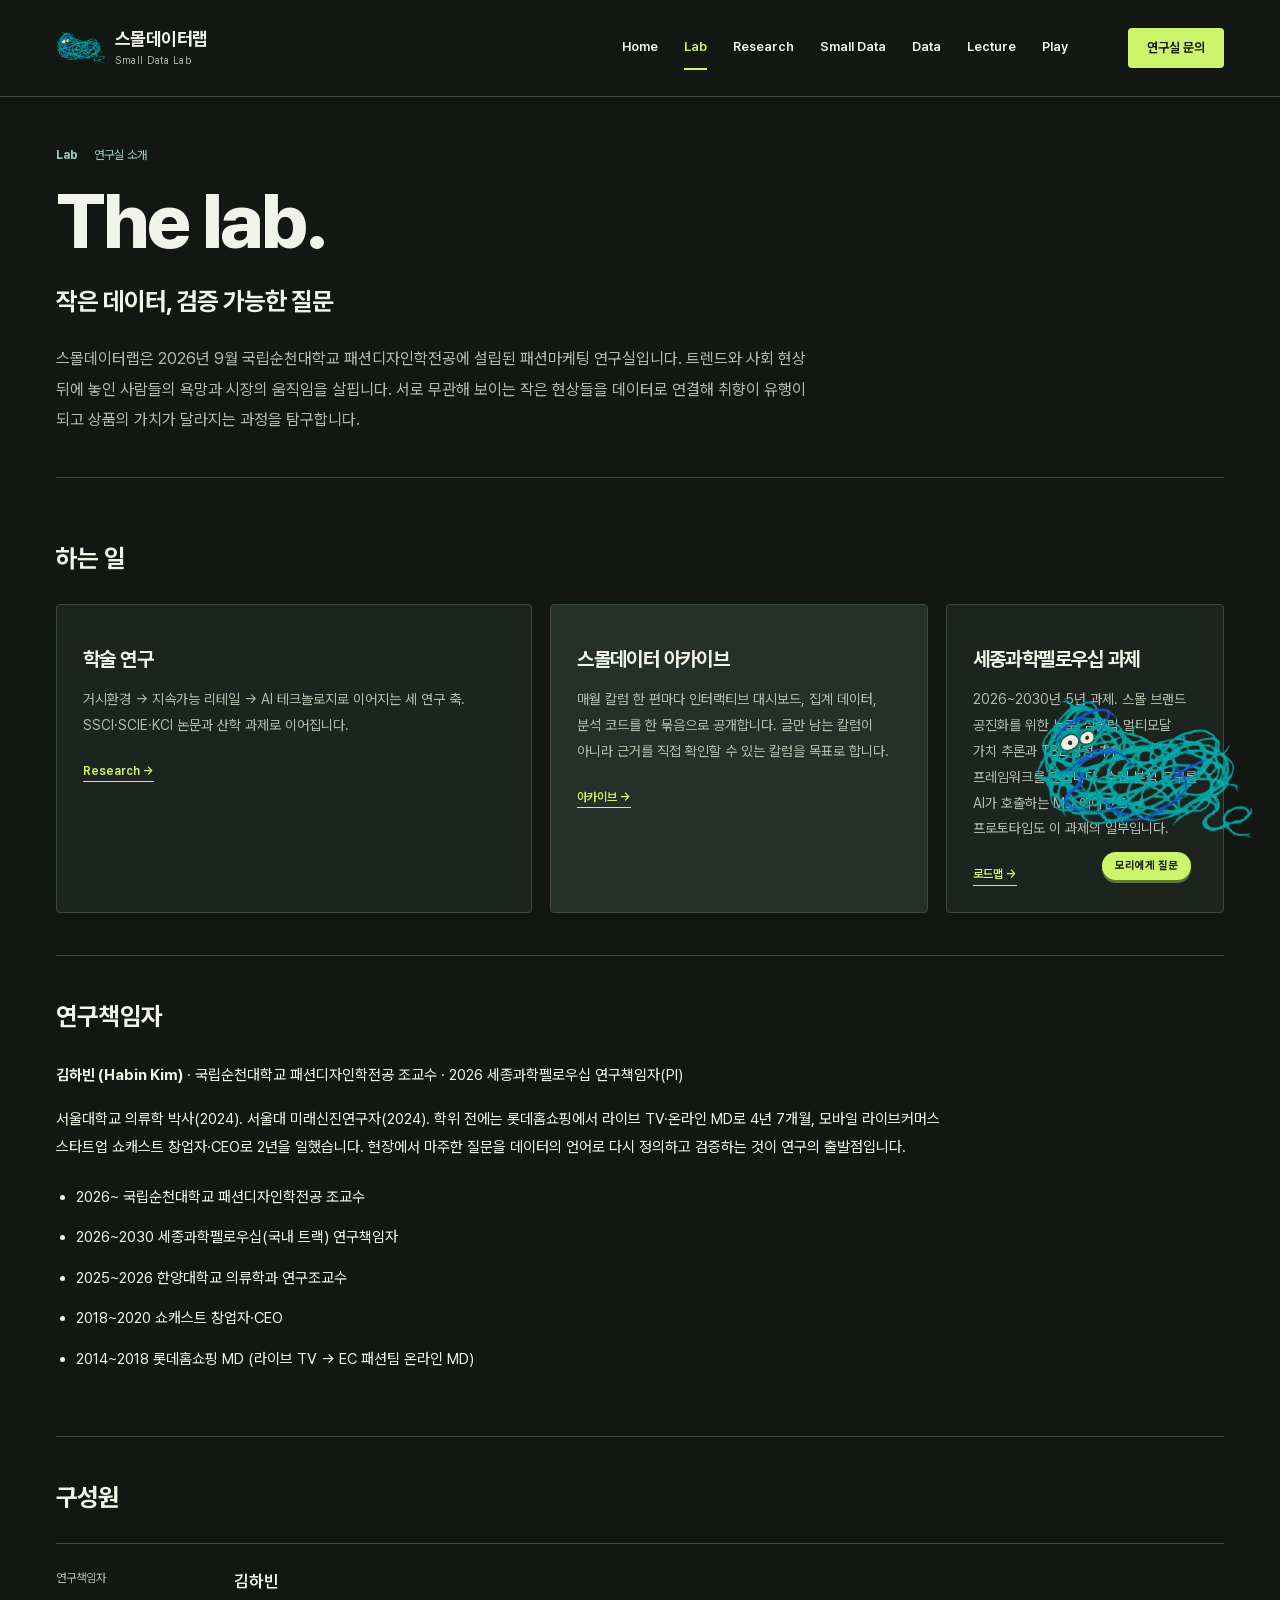
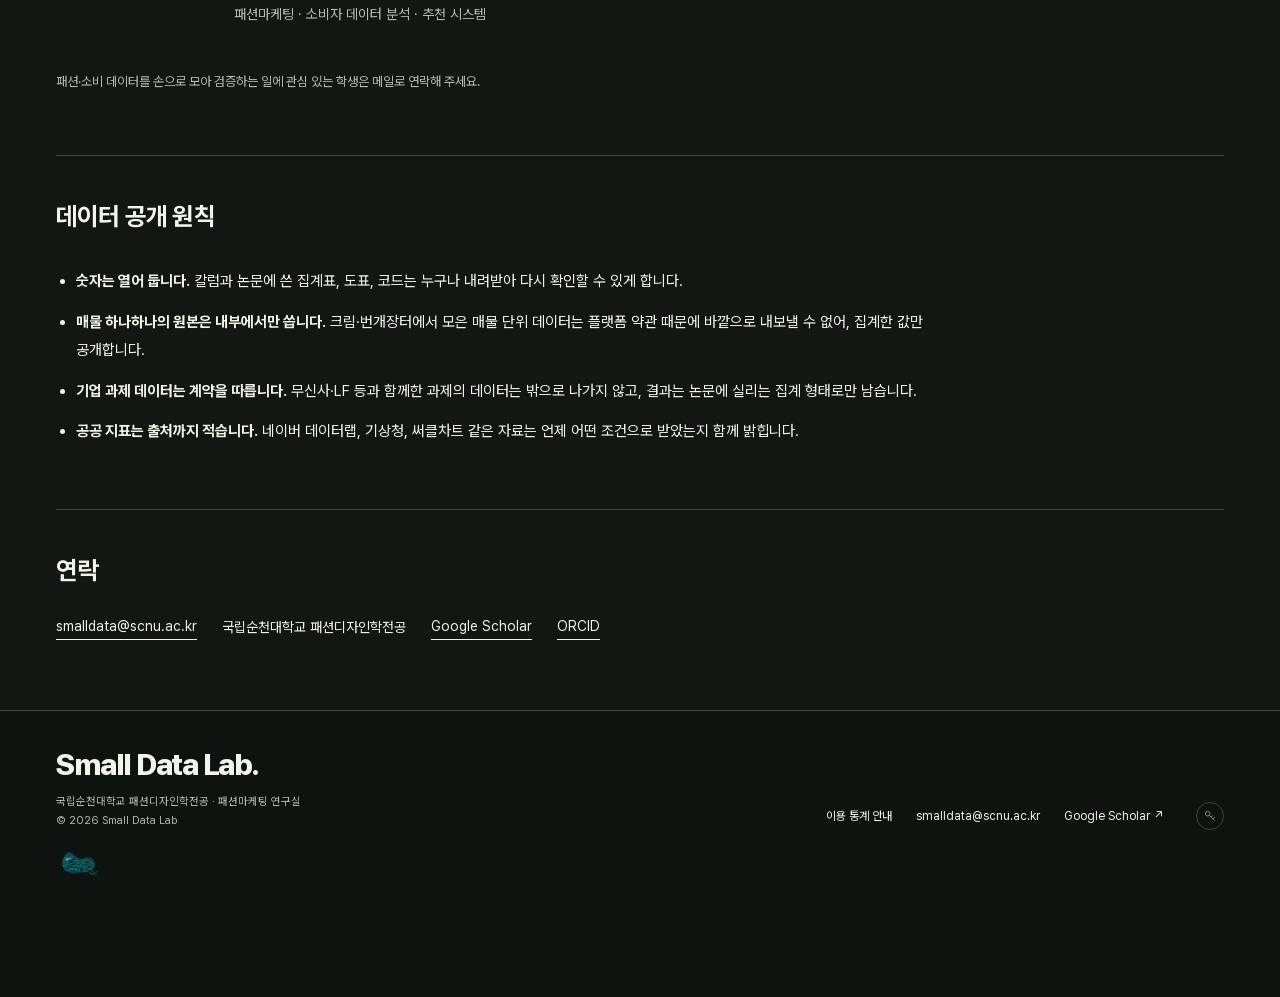
<file: lab.html>
<!doctype html>
<html lang="ko">
<head>
<meta charset="utf-8">
<meta name="viewport" content="width=device-width, initial-scale=1, viewport-fit=cover">
<meta name="theme-color" content="#131714">
<title>The lab · 스몰데이터랩</title>
<meta name="description" content="트렌드와 사회 현상을 데이터로 연결해 패션과 소비의 변화를 연구합니다. 스몰데이터랩 소개, 연구책임자 약력, 하는 일, 데이터 공개 원칙.">
<link rel="stylesheet" href="styles.css">
<link rel="icon" type="image/png" href="favicon.png?v=20261120-teal2">
<script src="analytics.js" defer></script>
<meta name="color-scheme" content="dark">
</head>
<body>
<a class="skip" href="#main">본문으로 건너뛰기</a><header class="site-head"><div class="wrap bar"><a class="brand" href="index.html" aria-label="스몰데이터랩 홈"><svg class="brand-mori" viewBox="0 220 1254 900" width="50" height="36" aria-hidden="true" focusable="false"><image href="assets/momo-knot-teal.png" width="1254" height="1254"/></svg><span><b>스몰데이터랩</b><small>Small Data Lab</small></span></a><button class="menu-toggle" type="button" aria-expanded="false" aria-controls="site-nav">메뉴</button><nav id="site-nav" class="site-nav" aria-label="주 메뉴"><a href="index.html">Home</a><a href="lab.html" aria-current="page">Lab</a><a href="research.html">Research</a><a href="smalldata/">Small Data</a><a href="data.html">Data</a><a href="lecture.html">Lecture</a><a href="play.html">Play</a></nav><a class="nav-contact" href="mailto:smalldata@scnu.ac.kr">연구실 문의</a></div></header>
<main id="main" class="wrap content-page">
<header class="page-hero">
  <div class="eyebrow"><b>Lab</b><span>연구실 소개</span></div>
  <h1>The lab.<small>작은 데이터, 검증 가능한 질문</small></h1>
  <p class="dek">스몰데이터랩은 2026년 9월 국립순천대학교 패션디자인학전공에 설립된 패션마케팅 연구실입니다. 트렌드와 사회 현상 뒤에 놓인 사람들의 욕망과 시장의 움직임을 살핍니다. 서로 무관해 보이는 작은 현상들을 데이터로 연결해 취향이 유행이 되고 상품의 가치가 달라지는 과정을 탐구합니다.</p>
</header>

<section>
  <h2>하는 일</h2>
  <div class="cards">
    <article class="card">
      <h3>학술 연구</h3>
      <p>거시환경 → 지속가능 리테일 → AI 테크놀로지로 이어지는 세 연구 축. SSCI·SCIE·KCI 논문과 산학 과제로 이어집니다.</p>
      <div class="links"><a href="./research.html">Research →</a></div>
    </article>
    <article class="card">
      <h3>스몰데이터 아카이브</h3>
      <p>매월 칼럼 한 편마다 인터랙티브 대시보드, 집계 데이터, 분석 코드를 한 묶음으로 공개합니다. 글만 남는 칼럼이 아니라 근거를 직접 확인할 수 있는 칼럼을 목표로 합니다.</p>
      <div class="links"><a href="./smalldata/">아카이브 →</a></div>
    </article>
    <article class="card">
      <h3>세종과학펠로우십 과제</h3>
      <p>2026~2030년 5년 과제. 스몰 브랜드 공진화를 위한 뉴로-심볼릭 멀티모달 가치 추론과 TBL 공정 추천 프레임워크를 만듭니다. 수집·분석 도구를 AI가 호출하는 MD 에이전트 프로토타입도 이 과제의 일부입니다.</p>
      <div class="links"><a href="./research.html#sejong">로드맵 →</a></div>
    </article>
  </div>
</section>

<section>
  <h2>연구책임자</h2>
  <div class="prose">
    <p><strong>김하빈 (Habin Kim)</strong> · 국립순천대학교 패션디자인학전공 조교수 · 2026 세종과학펠로우십 연구책임자(PI)</p>
    <p>서울대학교 의류학 박사(2024). 서울대 미래신진연구자(2024). 학위 전에는 롯데홈쇼핑에서 라이브 TV·온라인 MD로 4년 7개월, 모바일 라이브커머스 스타트업 쇼캐스트 창업자·CEO로 2년을 일했습니다. 현장에서 마주한 질문을 데이터의 언어로 다시 정의하고 검증하는 것이 연구의 출발점입니다.</p>
    <ul>
      <li>2026~ 국립순천대학교 패션디자인학전공 조교수</li>
      <li>2026~2030 세종과학펠로우십(국내 트랙) 연구책임자</li>
      <li>2025~2026 한양대학교 의류학과 연구조교수</li>
      <li>2018~2020 쇼캐스트 창업자·CEO</li>
      <li>2014~2018 롯데홈쇼핑 MD (라이브 TV → EC 패션팀 온라인 MD)</li>
    </ul>
  </div>
</section>

<section>
  <h2>구성원</h2>
  <ul class="list">
    <li><span class="k">연구책임자</span><div><div class="t">김하빈</div><div class="d">패션마케팅 · 소비자 데이터 분석 · 추천 시스템</div></div></li>
  </ul>
  <p class="note">패션·소비 데이터를 손으로 모아 검증하는 일에 관심 있는 학생은 메일로 연락해 주세요.</p>
</section>

<section>
  <h2>데이터 공개 원칙</h2>
  <div class="prose">
    <ul>
      <li><strong>숫자는 열어 둡니다.</strong> 칼럼과 논문에 쓴 집계표, 도표, 코드는 누구나 내려받아 다시 확인할 수 있게 합니다.</li>
      <li><strong>매물 하나하나의 원본은 내부에서만 씁니다.</strong> 크림·번개장터에서 모은 매물 단위 데이터는 플랫폼 약관 때문에 바깥으로 내보낼 수 없어, 집계한 값만 공개합니다.</li>
      <li><strong>기업 과제 데이터는 계약을 따릅니다.</strong> 무신사·LF 등과 함께한 과제의 데이터는 밖으로 나가지 않고, 결과는 논문에 실리는 집계 형태로만 남습니다.</li>
      <li><strong>공공 지표는 출처까지 적습니다.</strong> 네이버 데이터랩, 기상청, 써클차트 같은 자료는 언제 어떤 조건으로 받았는지 함께 밝힙니다.</li>
    </ul>
  </div>
</section>

<section>
  <h2 id="contact">연락</h2>
  <div class="contact">
    <a href="mailto:smalldata@scnu.ac.kr">smalldata@scnu.ac.kr</a>
    <span>국립순천대학교 패션디자인학전공</span>
    <a href="https://scholar.google.com/citations?user=xRjwgz4AAAAJ&amp;hl=ko&amp;oi=ao" target="_blank" rel="noopener">Google Scholar</a>
    <a href="https://orcid.org/0000-0003-1480-6323" target="_blank" rel="noopener">ORCID</a>
  </div>
</section>
</main>
<footer class="site-foot"><div class="wrap footer-grid"><div><a class="footer-name" href="index.html">Small Data Lab.</a><p>국립순천대학교 패션디자인학전공 · 패션마케팅 연구실<br>© 2026 Small Data Lab</p></div><div class="footer-links"><a href="privacy.html">이용 통계 안내</a><a href="mailto:smalldata@scnu.ac.kr">smalldata@scnu.ac.kr</a><a href="https://scholar.google.com/citations?user=xRjwgz4AAAAJ&amp;hl=ko&amp;oi=ao" target="_blank" rel="noopener noreferrer">Google Scholar ↗</a><details class="studyon-door" style="position:relative;display:inline-block;margin-left:8px">
  <summary title="스터디온 실습실" aria-label="스터디온 실습실 메뉴 열기" style="display:inline-flex;align-items:center;justify-content:center;width:28px;height:28px;cursor:pointer;list-style:none;color:#84a397;border:1px solid #33473f;border-radius:50%">
    <svg width="14" height="14" viewBox="0 0 24 24" fill="none" stroke="currentColor" stroke-width="1.5" aria-hidden="true"><circle cx="8" cy="8" r="4"/><path d="m11 11 9 9m-3-3 3-3m-6 0 3-3"/></svg>
  </summary>
  <a href="https://studyon-company-lab.magicpiece1.chatgpt.site" target="_blank" rel="noopener noreferrer" style="position:absolute;bottom:38px;right:0;min-width:180px;padding:13px 16px;background:#163c30;border:1px solid #446b59;border-radius:10px;color:#d8f3df;text-decoration:none;font-size:14px;box-shadow:0 8px 24px #0004;z-index:30">스터디온 실습실 열기</a>
</details>
</div></div></footer>
<script src="site.js" defer></script>
<script src="chatbot.js?v=20261121-friends"></script>
<script src="characters.js?v=20261122-motion" defer></script>
<script src="friends.js?v=20261122-motion" defer></script>
</body>
</html>
</file>
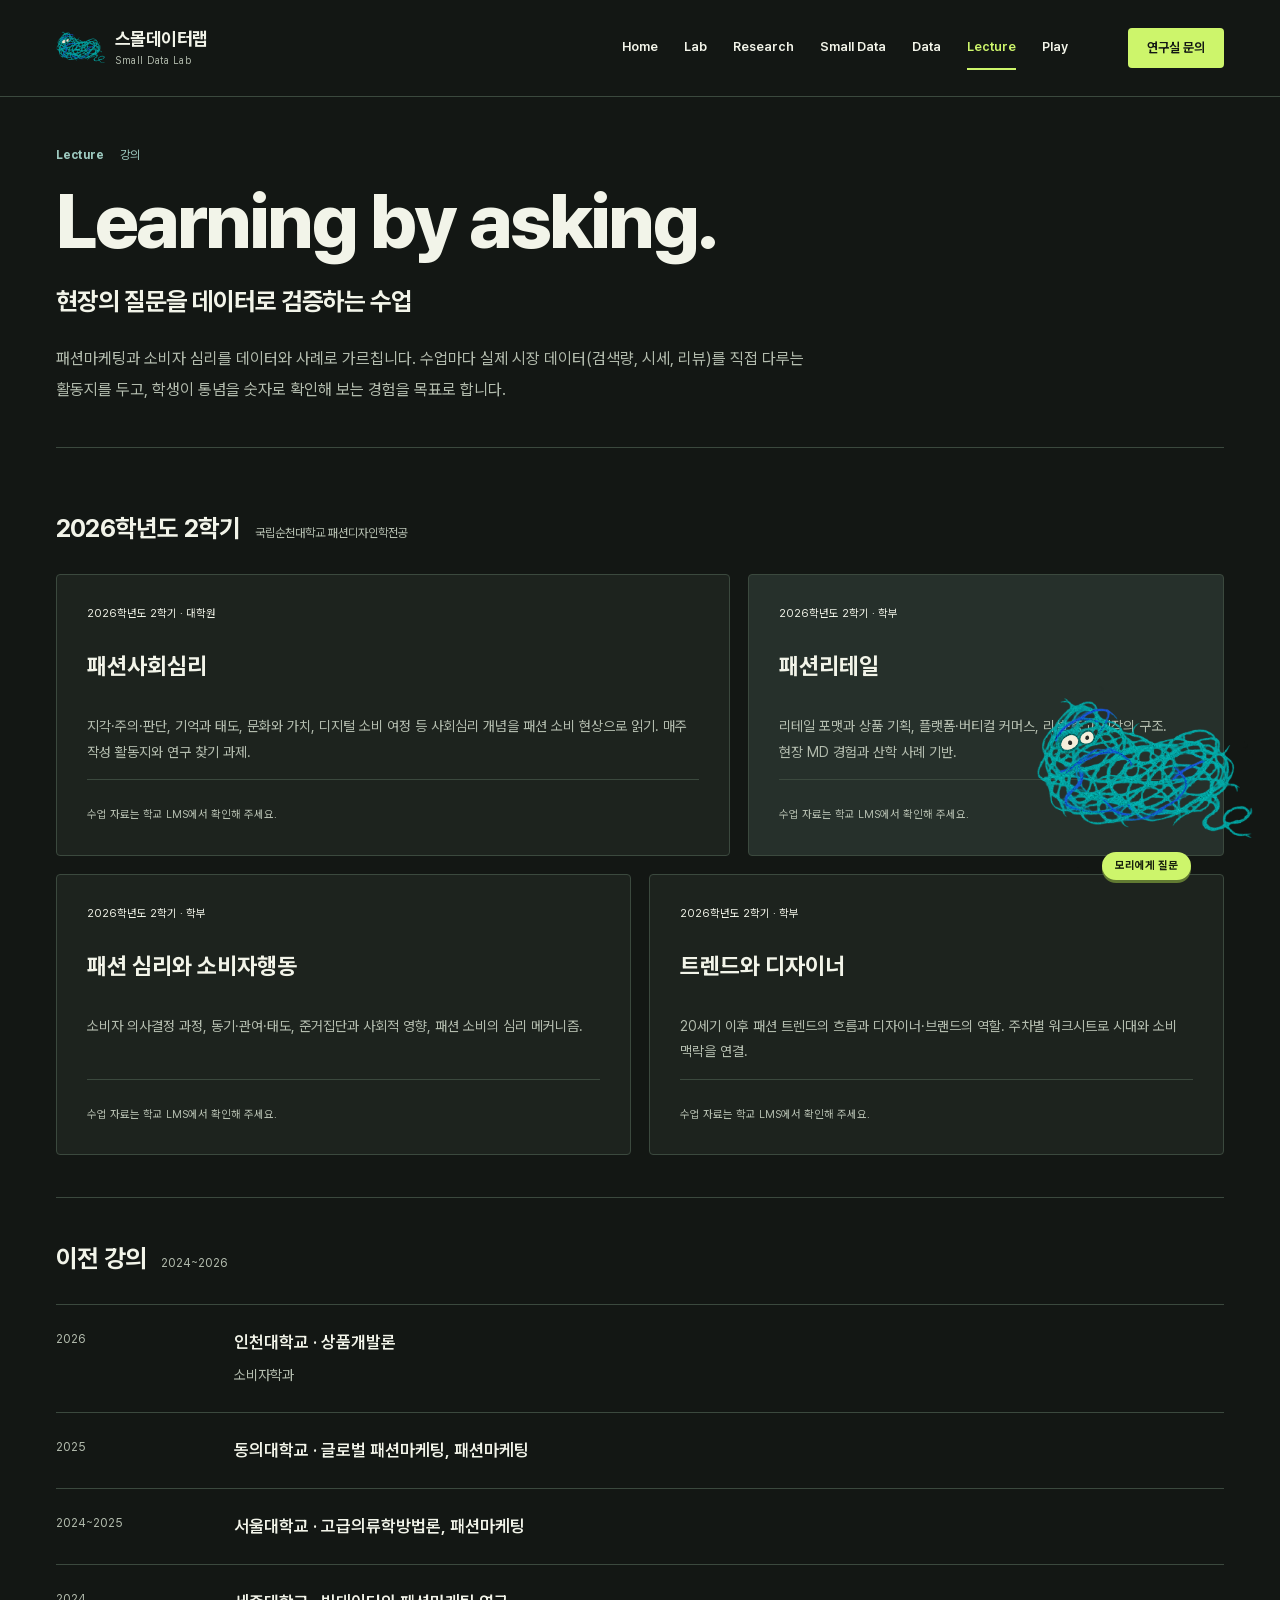
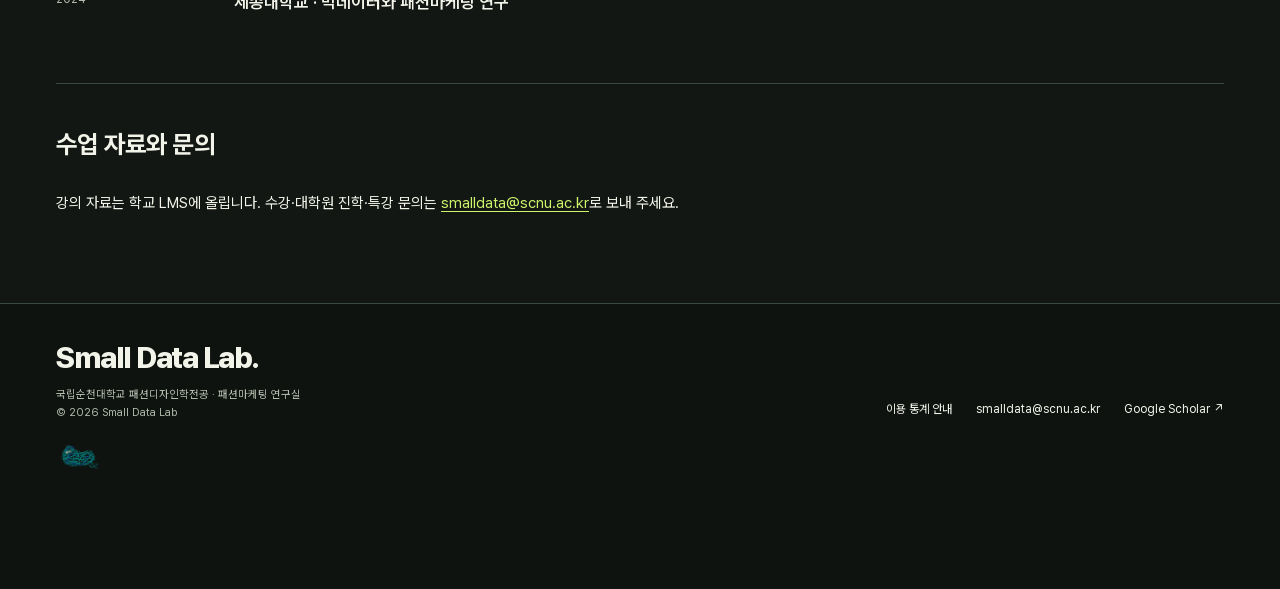
<file: lecture.html>
<!doctype html>
<html lang="ko">
<head>
<meta charset="utf-8">
<meta name="viewport" content="width=device-width, initial-scale=1, viewport-fit=cover">
<meta name="theme-color" content="#131714">
<title>Learning by asking · 스몰데이터랩</title>
<meta name="description" content="국립순천대학교 패션디자인학전공 2026학년도 2학기 강의와 이전 강의 경력.">
<link rel="stylesheet" href="styles.css">
<link rel="icon" type="image/png" href="favicon.png?v=20261120-teal2">
<script src="analytics.js" defer></script>
<meta name="color-scheme" content="dark">
</head>
<body>
<a class="skip" href="#main">본문으로 건너뛰기</a><header class="site-head"><div class="wrap bar"><a class="brand" href="index.html" aria-label="스몰데이터랩 홈"><svg class="brand-mori" viewBox="0 220 1254 900" width="50" height="36" aria-hidden="true" focusable="false"><image href="assets/momo-knot-teal.png" width="1254" height="1254"/></svg><span><b>스몰데이터랩</b><small>Small Data Lab</small></span></a><button class="menu-toggle" type="button" aria-expanded="false" aria-controls="site-nav">메뉴</button><nav id="site-nav" class="site-nav" aria-label="주 메뉴"><a href="index.html">Home</a><a href="lab.html">Lab</a><a href="research.html">Research</a><a href="smalldata/">Small Data</a><a href="data.html">Data</a><a href="lecture.html" aria-current="page">Lecture</a><a href="play.html">Play</a></nav><a class="nav-contact" href="mailto:smalldata@scnu.ac.kr">연구실 문의</a></div></header>
<main id="main" class="wrap content-page">
<header class="page-hero">
  <div class="eyebrow"><b>Lecture</b><span>강의</span></div>
  <h1>Learning by asking.<small>현장의 질문을 데이터로 검증하는 수업</small></h1>
  <p class="dek">패션마케팅과 소비자 심리를 데이터와 사례로 가르칩니다. 수업마다 실제 시장 데이터(검색량, 시세, 리뷰)를 직접 다루는 활동지를 두고, 학생이 통념을 숫자로 확인해 보는 경험을 목표로 합니다.</p>
</header>

<section>
  <h2>2026학년도 2학기 <small>국립순천대학교 패션디자인학전공</small></h2>
  <div class="course-grid"><article class="course-card"><span class="course-level">2026학년도 2학기 · 대학원</span><h3>패션사회심리</h3><p>지각·주의·판단, 기억과 태도, 문화와 가치, 디지털 소비 여정 등 사회심리 개념을 패션 소비 현상으로 읽기. 매주 작성 활동지와 연구 찾기 과제.</p><p class="course-bottom">수업 자료는 학교 LMS에서 확인해 주세요.</p></article><article class="course-card"><span class="course-level">2026학년도 2학기 · 학부</span><h3>패션리테일</h3><p>리테일 포맷과 상품 기획, 플랫폼·버티컬 커머스, 리셀·중고 시장의 구조. 현장 MD 경험과 산학 사례 기반.</p><p class="course-bottom">수업 자료는 학교 LMS에서 확인해 주세요.</p></article><article class="course-card"><span class="course-level">2026학년도 2학기 · 학부</span><h3>패션 심리와 소비자행동</h3><p>소비자 의사결정 과정, 동기·관여·태도, 준거집단과 사회적 영향, 패션 소비의 심리 메커니즘.</p><p class="course-bottom">수업 자료는 학교 LMS에서 확인해 주세요.</p></article><article class="course-card"><span class="course-level">2026학년도 2학기 · 학부</span><h3>트렌드와 디자이너</h3><p>20세기 이후 패션 트렌드의 흐름과 디자이너·브랜드의 역할. 주차별 워크시트로 시대와 소비 맥락을 연결.</p><p class="course-bottom">수업 자료는 학교 LMS에서 확인해 주세요.</p></article></div>
</section>

<section>
  <h2>이전 강의 <small>2024~2026</small></h2>
  <ul class="list">
    <li><span class="k">2026</span><div><div class="t">인천대학교 · 상품개발론</div><div class="d">소비자학과</div></div></li>
    <li><span class="k">2025</span><div><div class="t">동의대학교 · 글로벌 패션마케팅, 패션마케팅</div></div></li>
    <li><span class="k">2024~2025</span><div><div class="t">서울대학교 · 고급의류학방법론, 패션마케팅</div></div></li>
    <li><span class="k">2024</span><div><div class="t">세종대학교 · 빅데이터와 패션마케팅 연구</div></div></li>
  </ul>
</section>

<section>
  <h2>수업 자료와 문의</h2>
  <div class="prose">
    <p>강의 자료는 학교 LMS에 올립니다. 수강·대학원 진학·특강 문의는 <a href="mailto:smalldata@scnu.ac.kr">smalldata@scnu.ac.kr</a>로 보내 주세요.</p>
  </div>
</section>
</main>
<footer class="site-foot"><div class="wrap footer-grid"><div><a class="footer-name" href="index.html">Small Data Lab.</a><p>국립순천대학교 패션디자인학전공 · 패션마케팅 연구실<br>© 2026 Small Data Lab</p></div><div class="footer-links"><a href="privacy.html">이용 통계 안내</a><a href="mailto:smalldata@scnu.ac.kr">smalldata@scnu.ac.kr</a><a href="https://scholar.google.com/citations?user=xRjwgz4AAAAJ&amp;hl=ko&amp;oi=ao" target="_blank" rel="noopener noreferrer">Google Scholar ↗</a></div></div></footer>
<script src="site.js" defer></script>
<script src="chatbot.js?v=20261121-friends"></script>
<script src="characters.js?v=20261122-motion" defer></script>
<script src="friends.js?v=20261122-motion" defer></script>
</body>
</html>
</file>
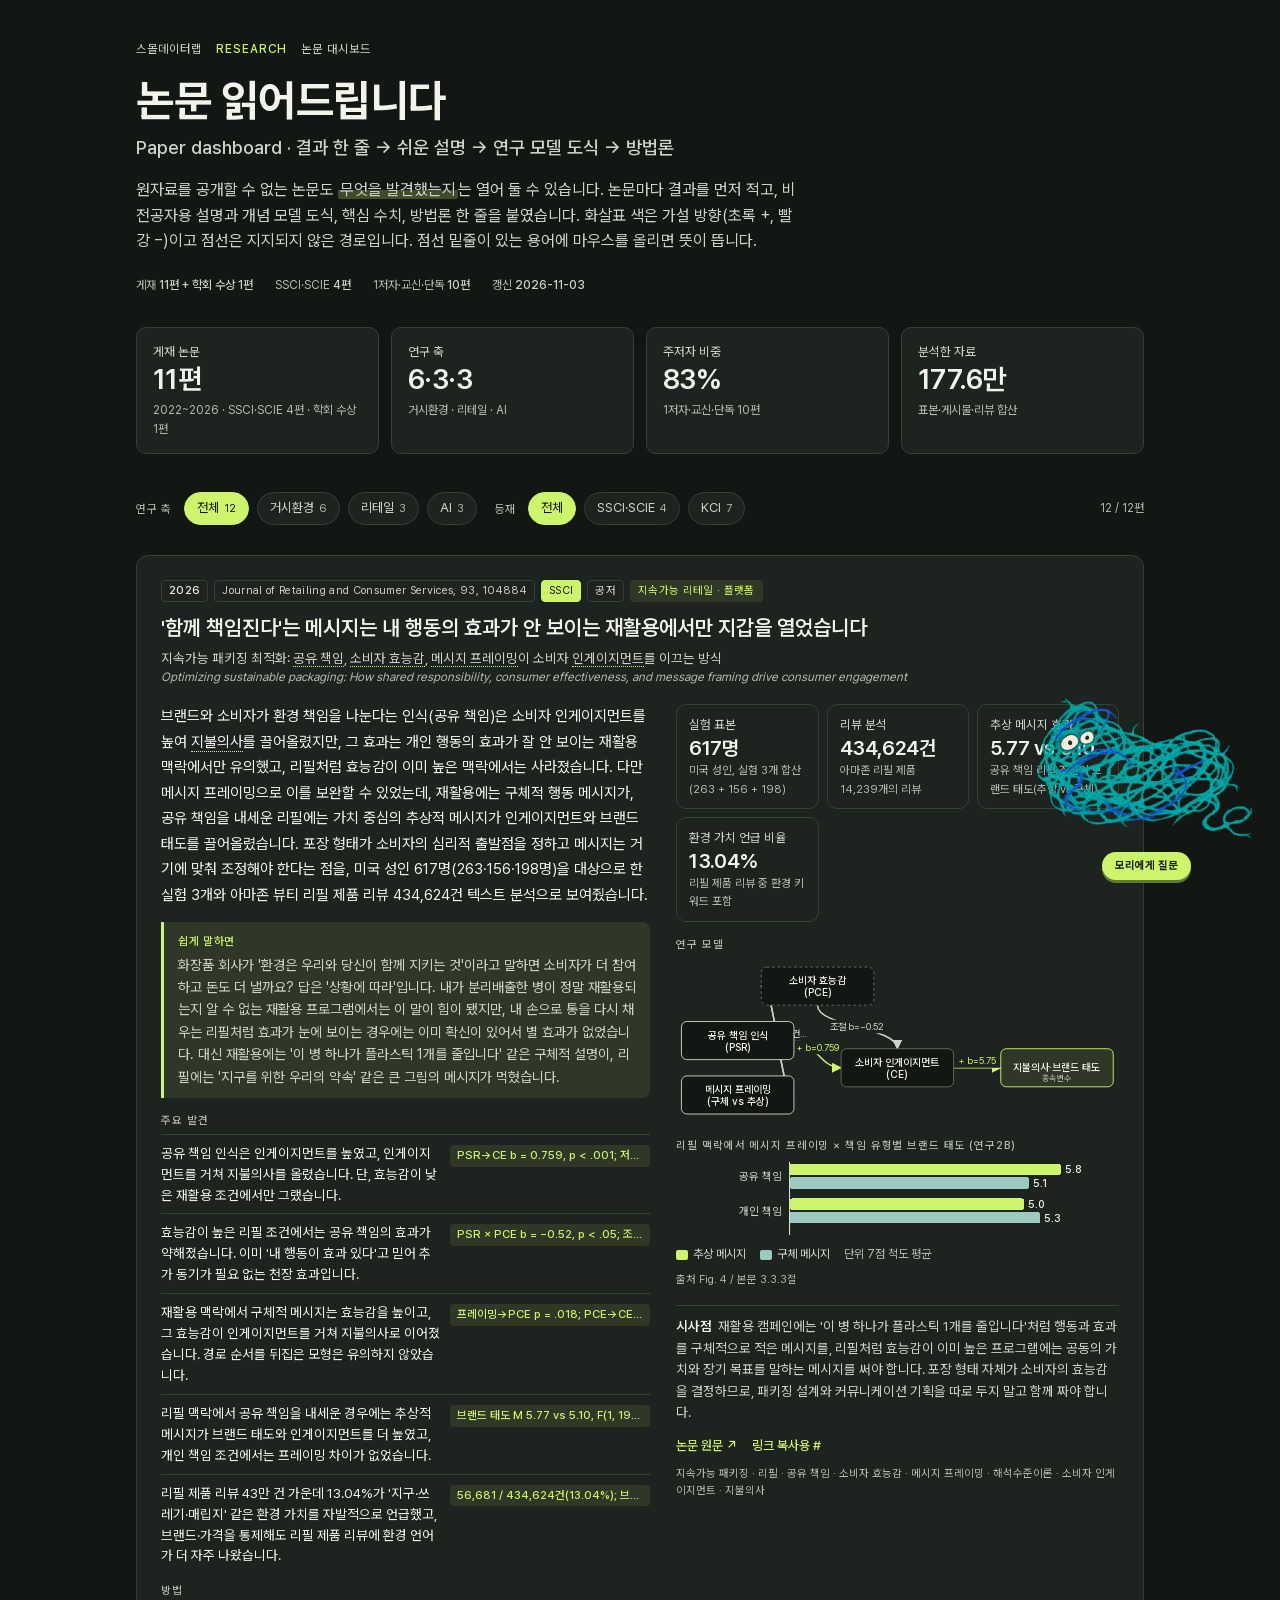
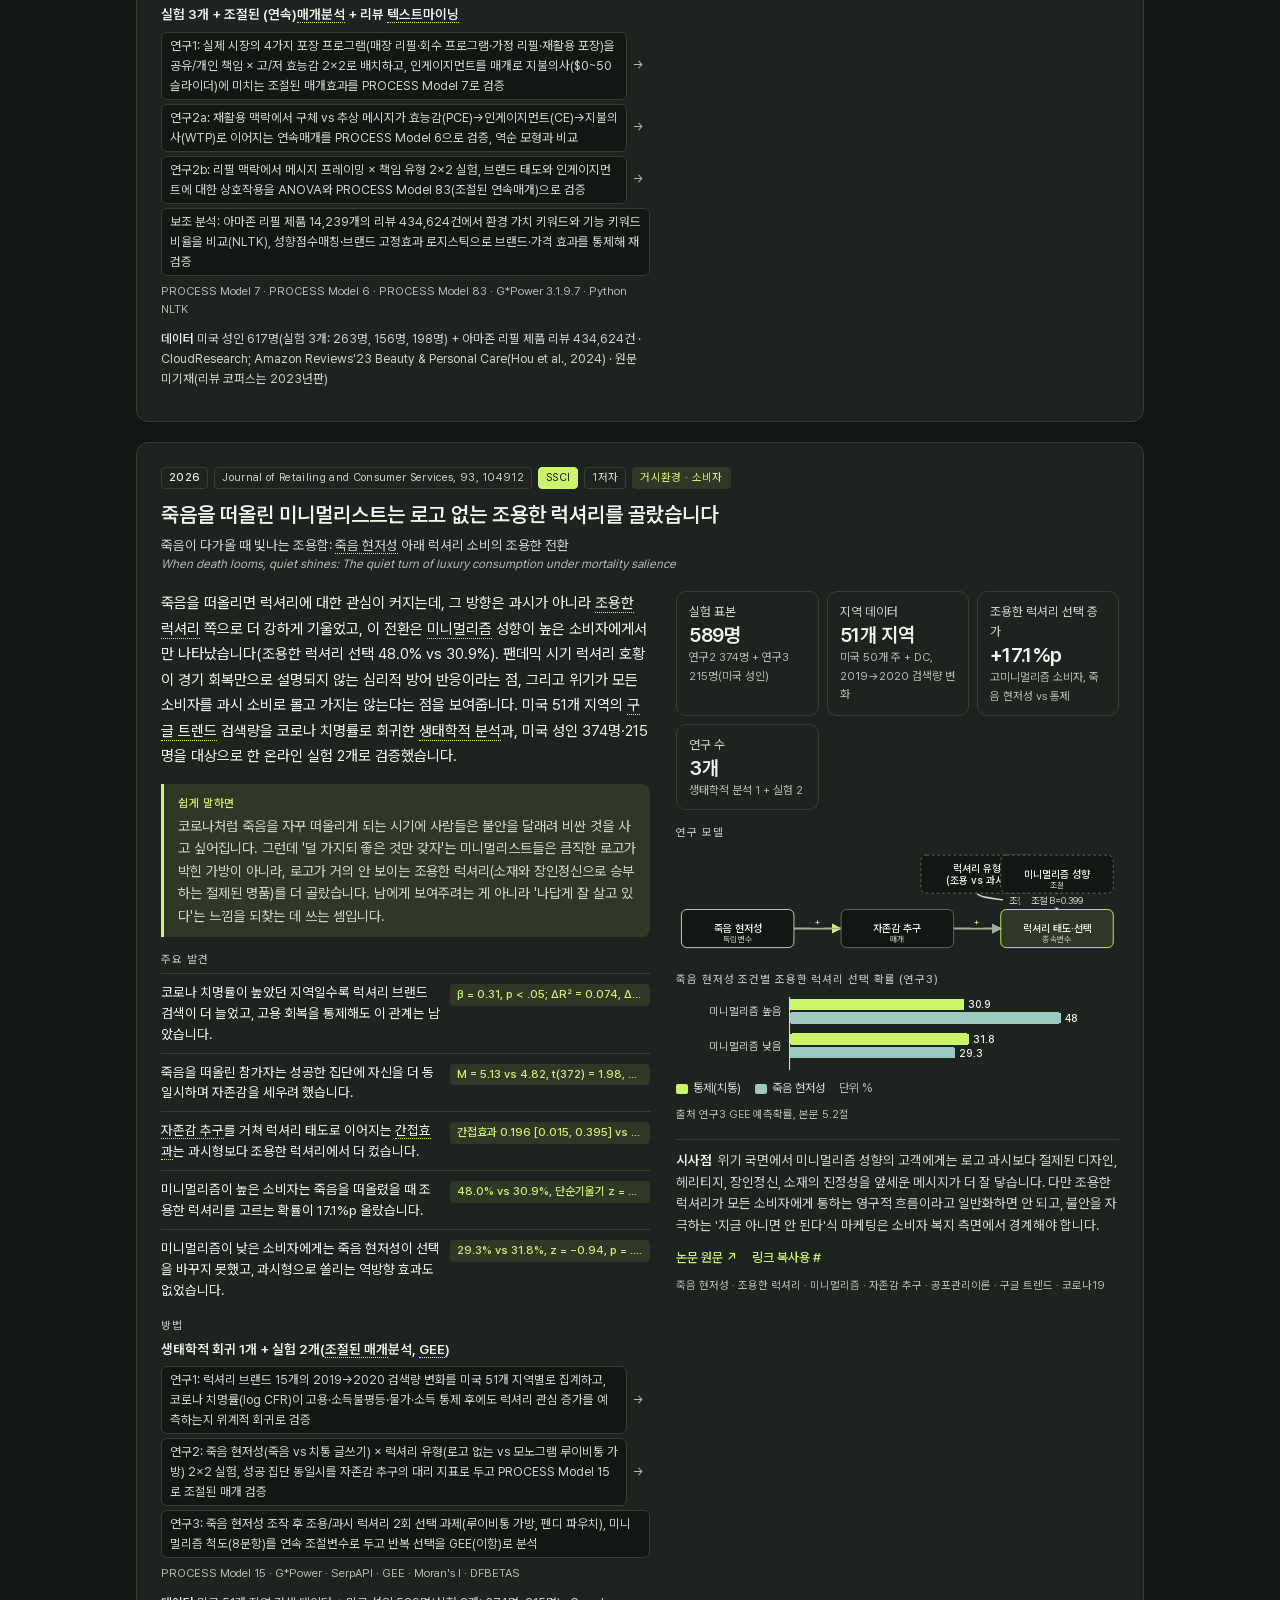
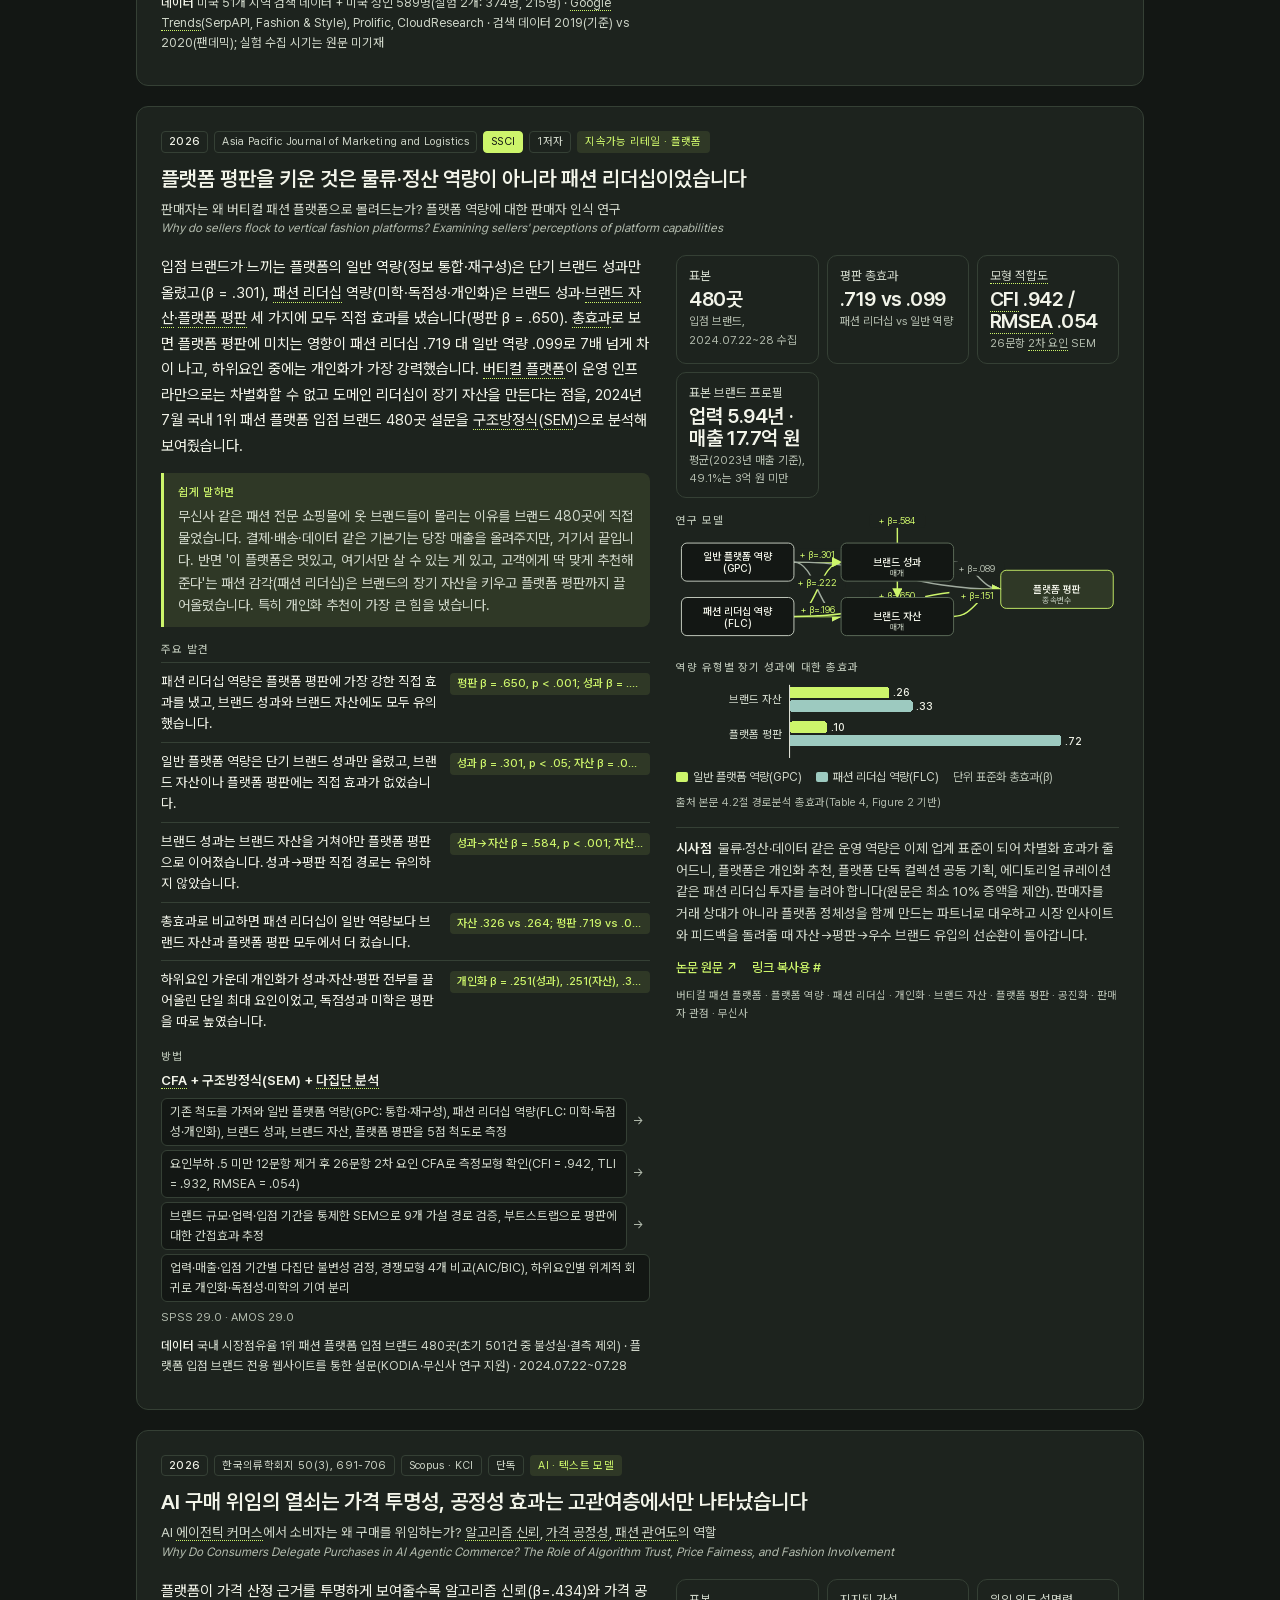
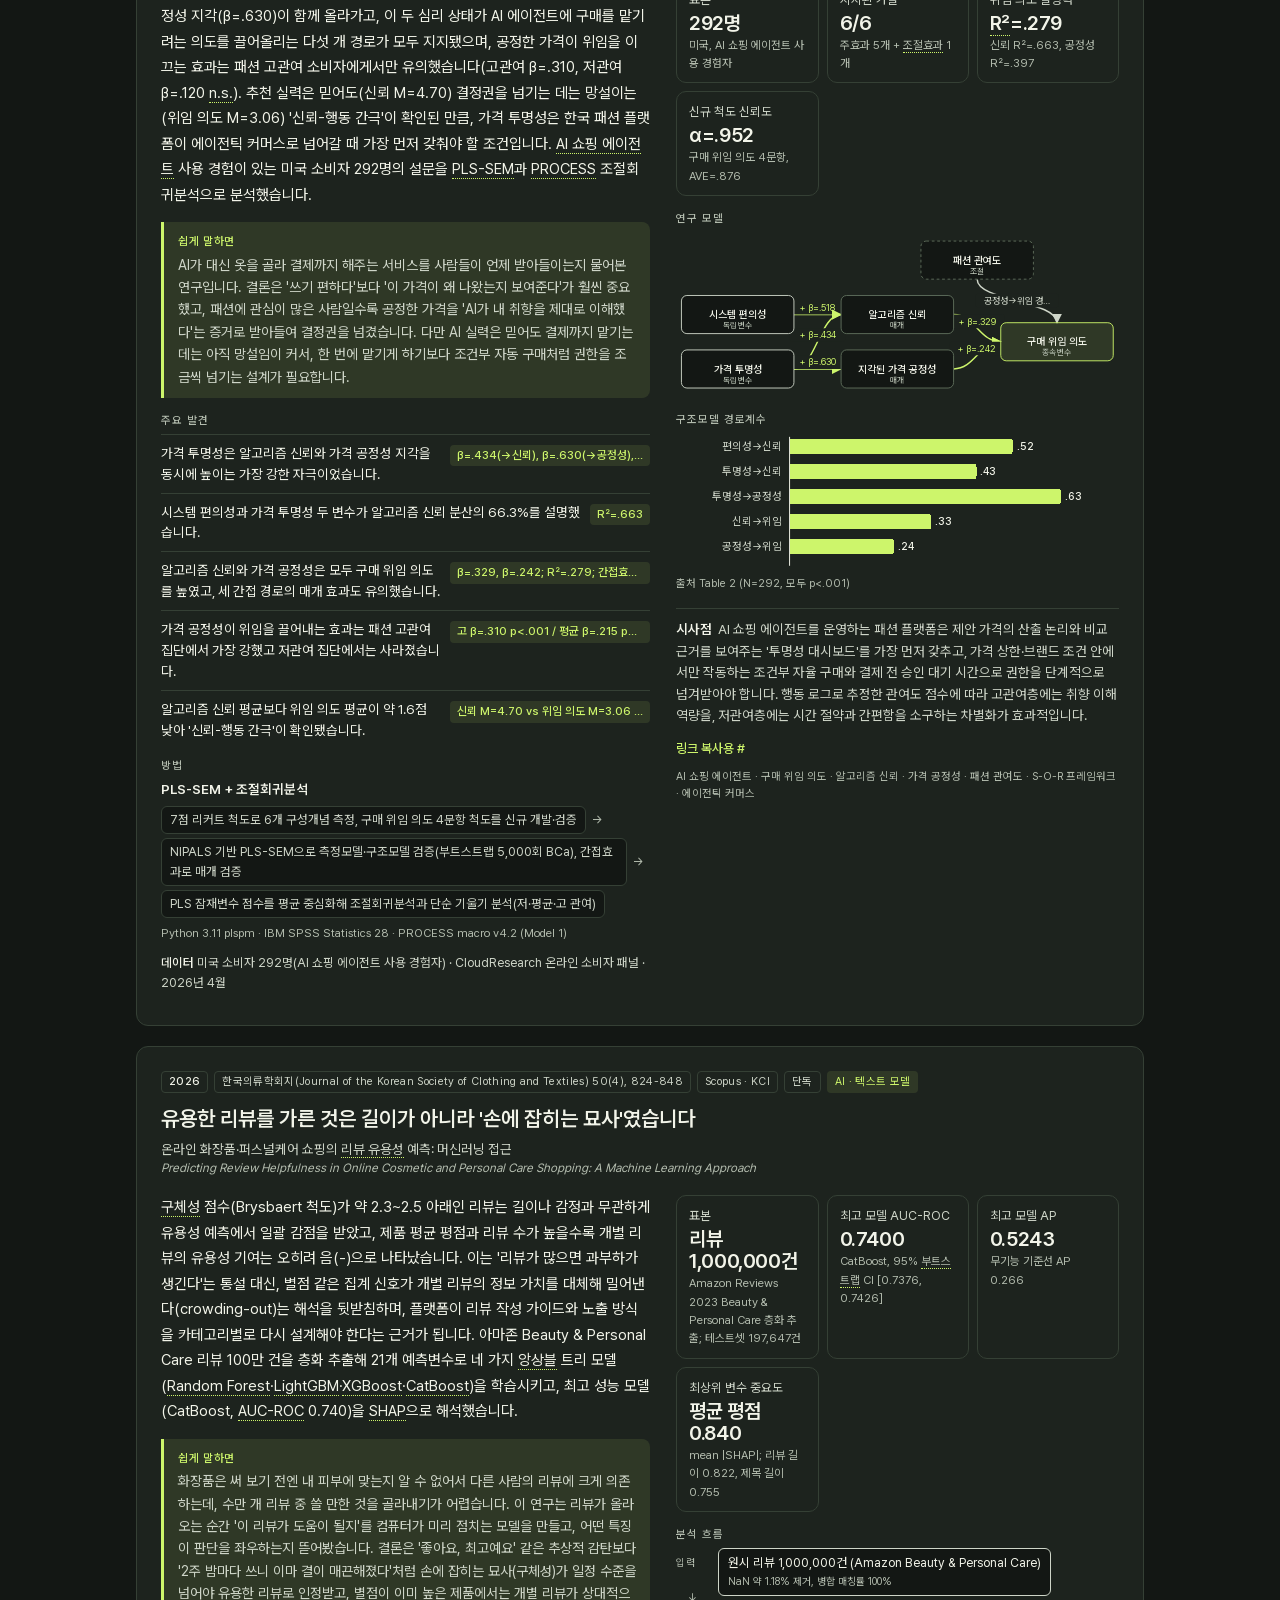
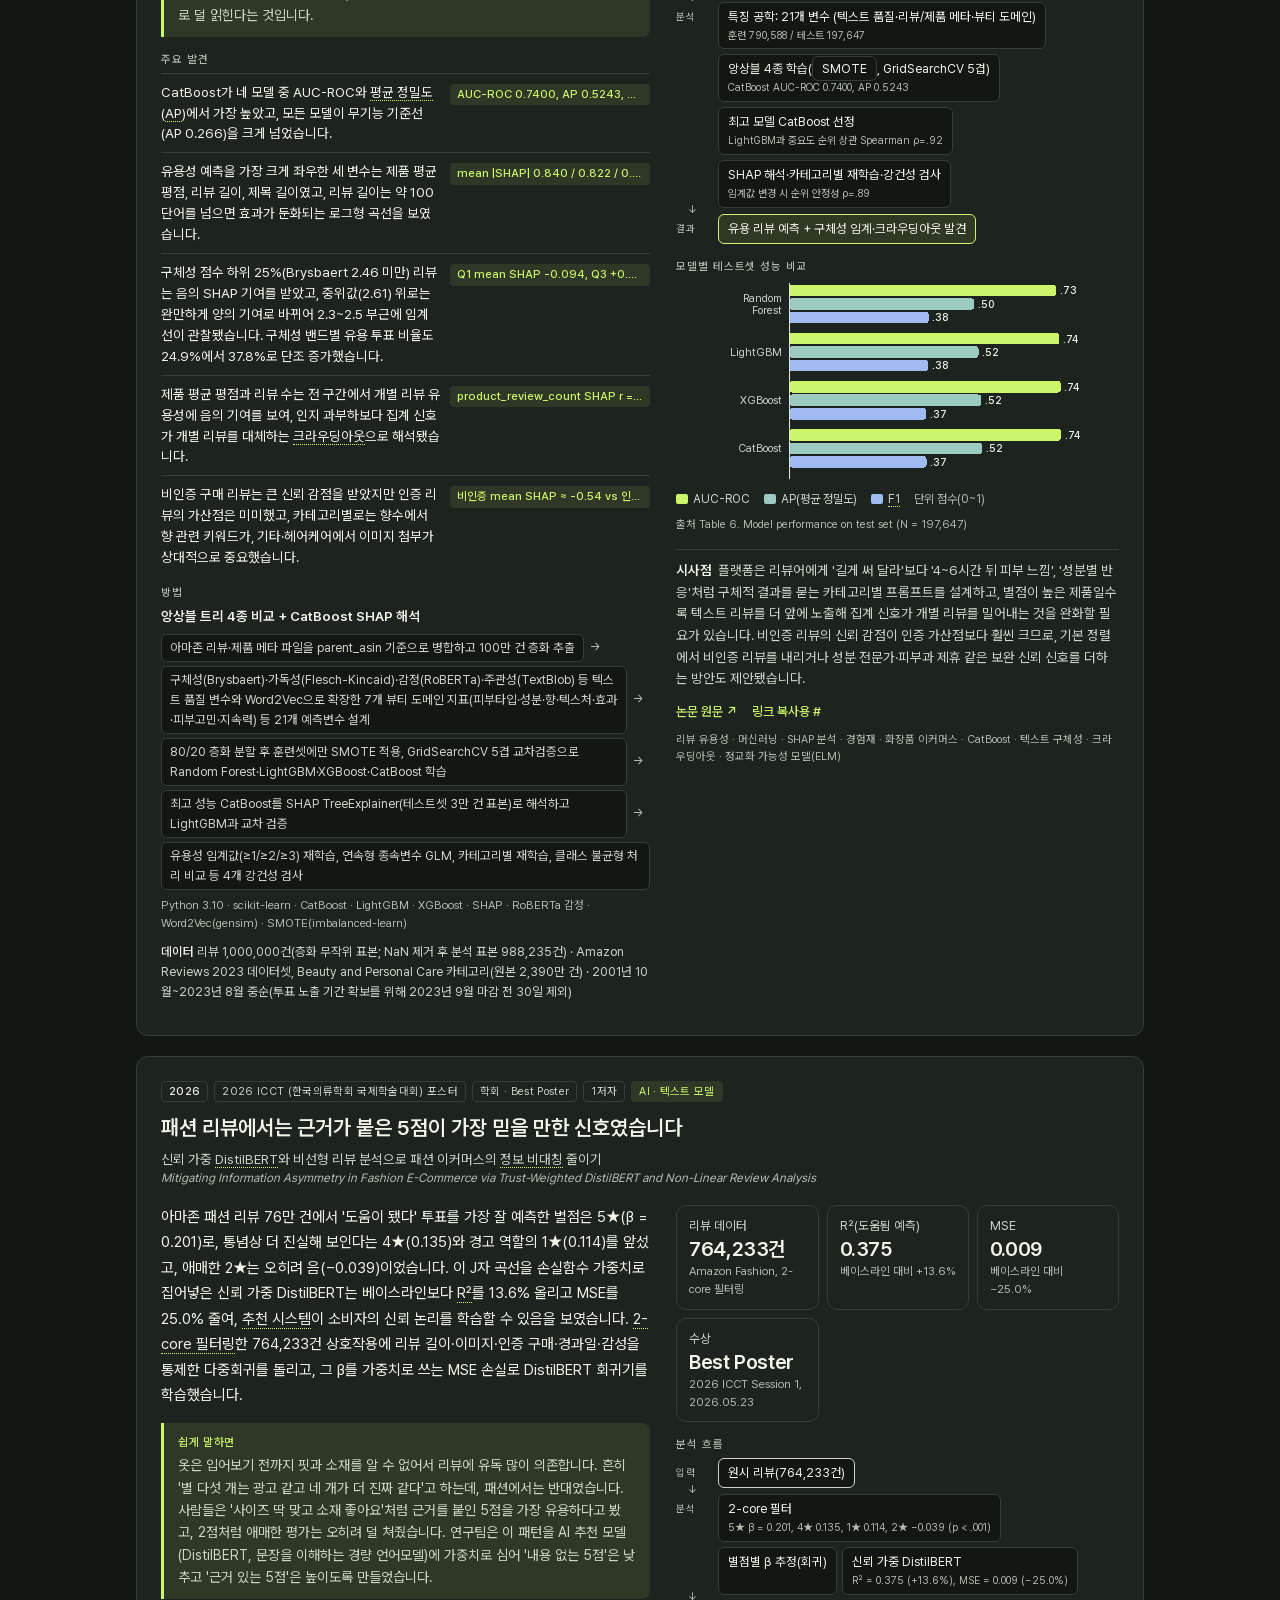
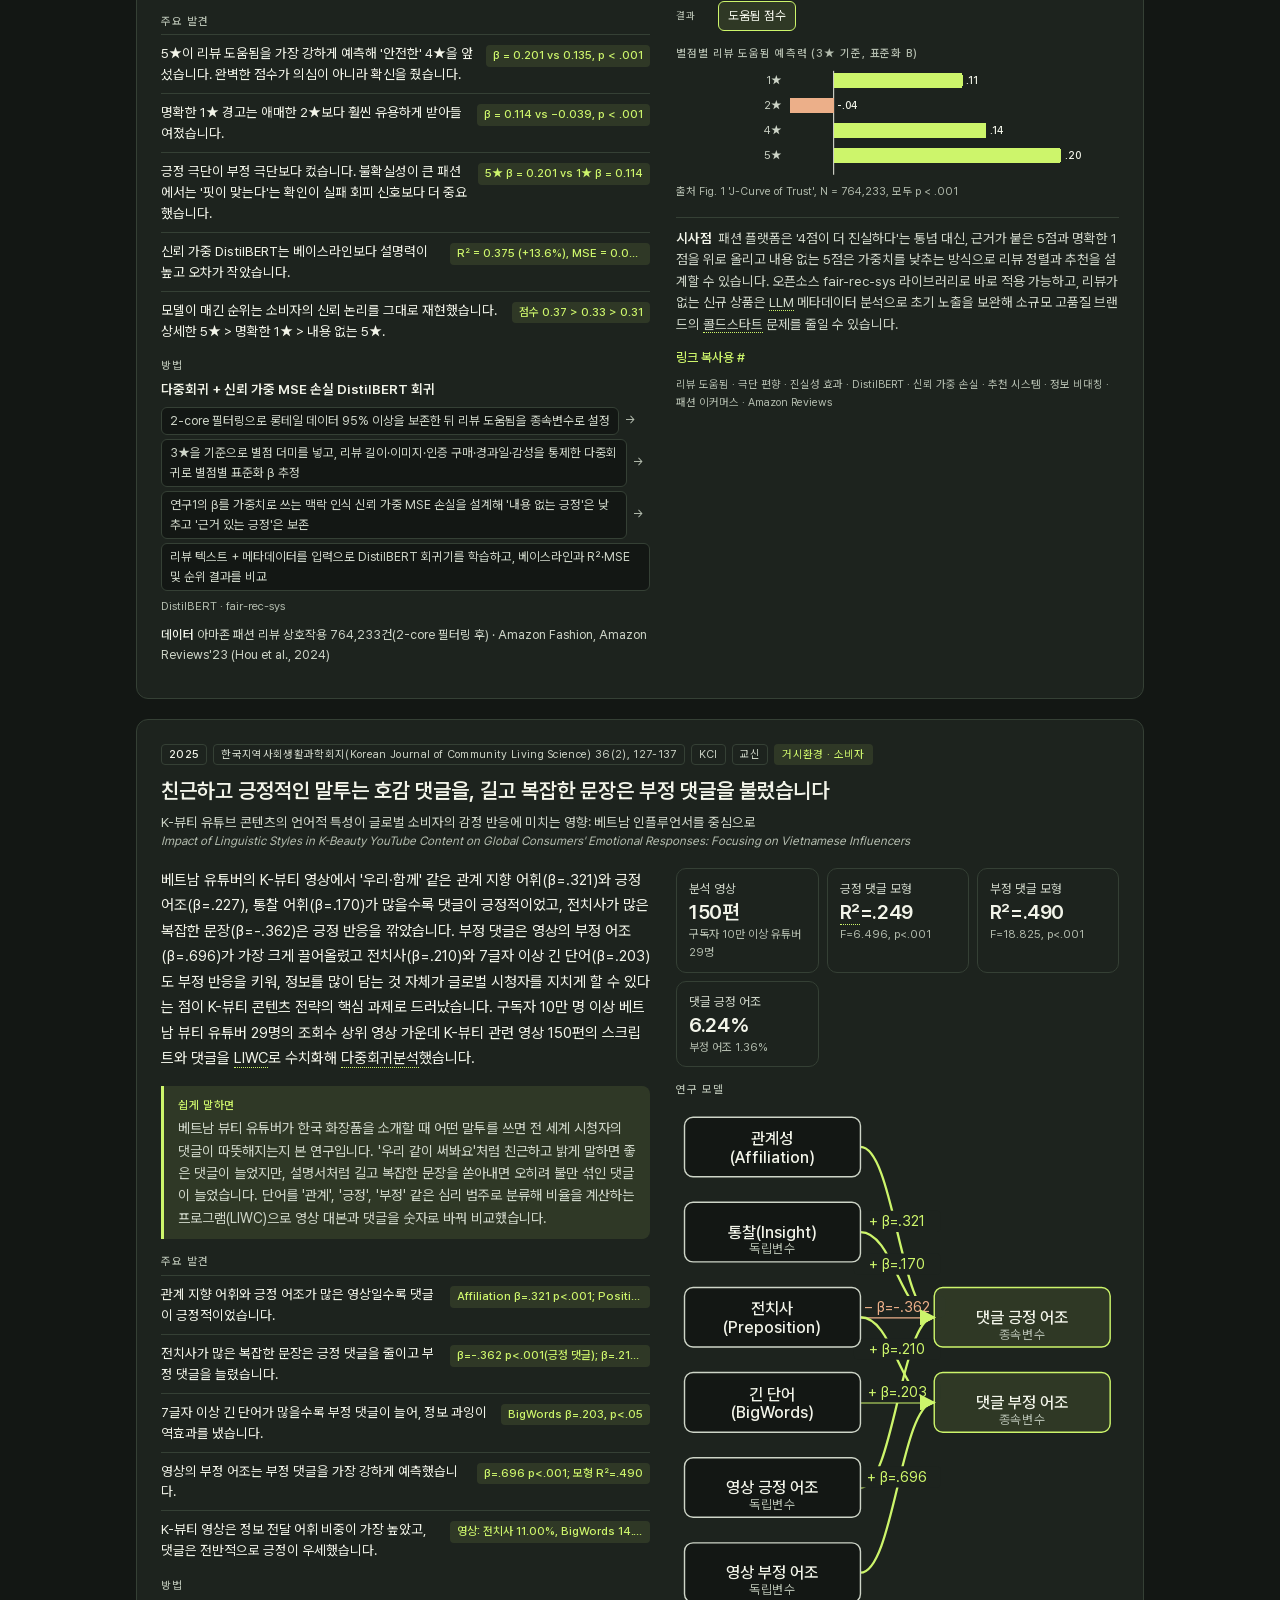
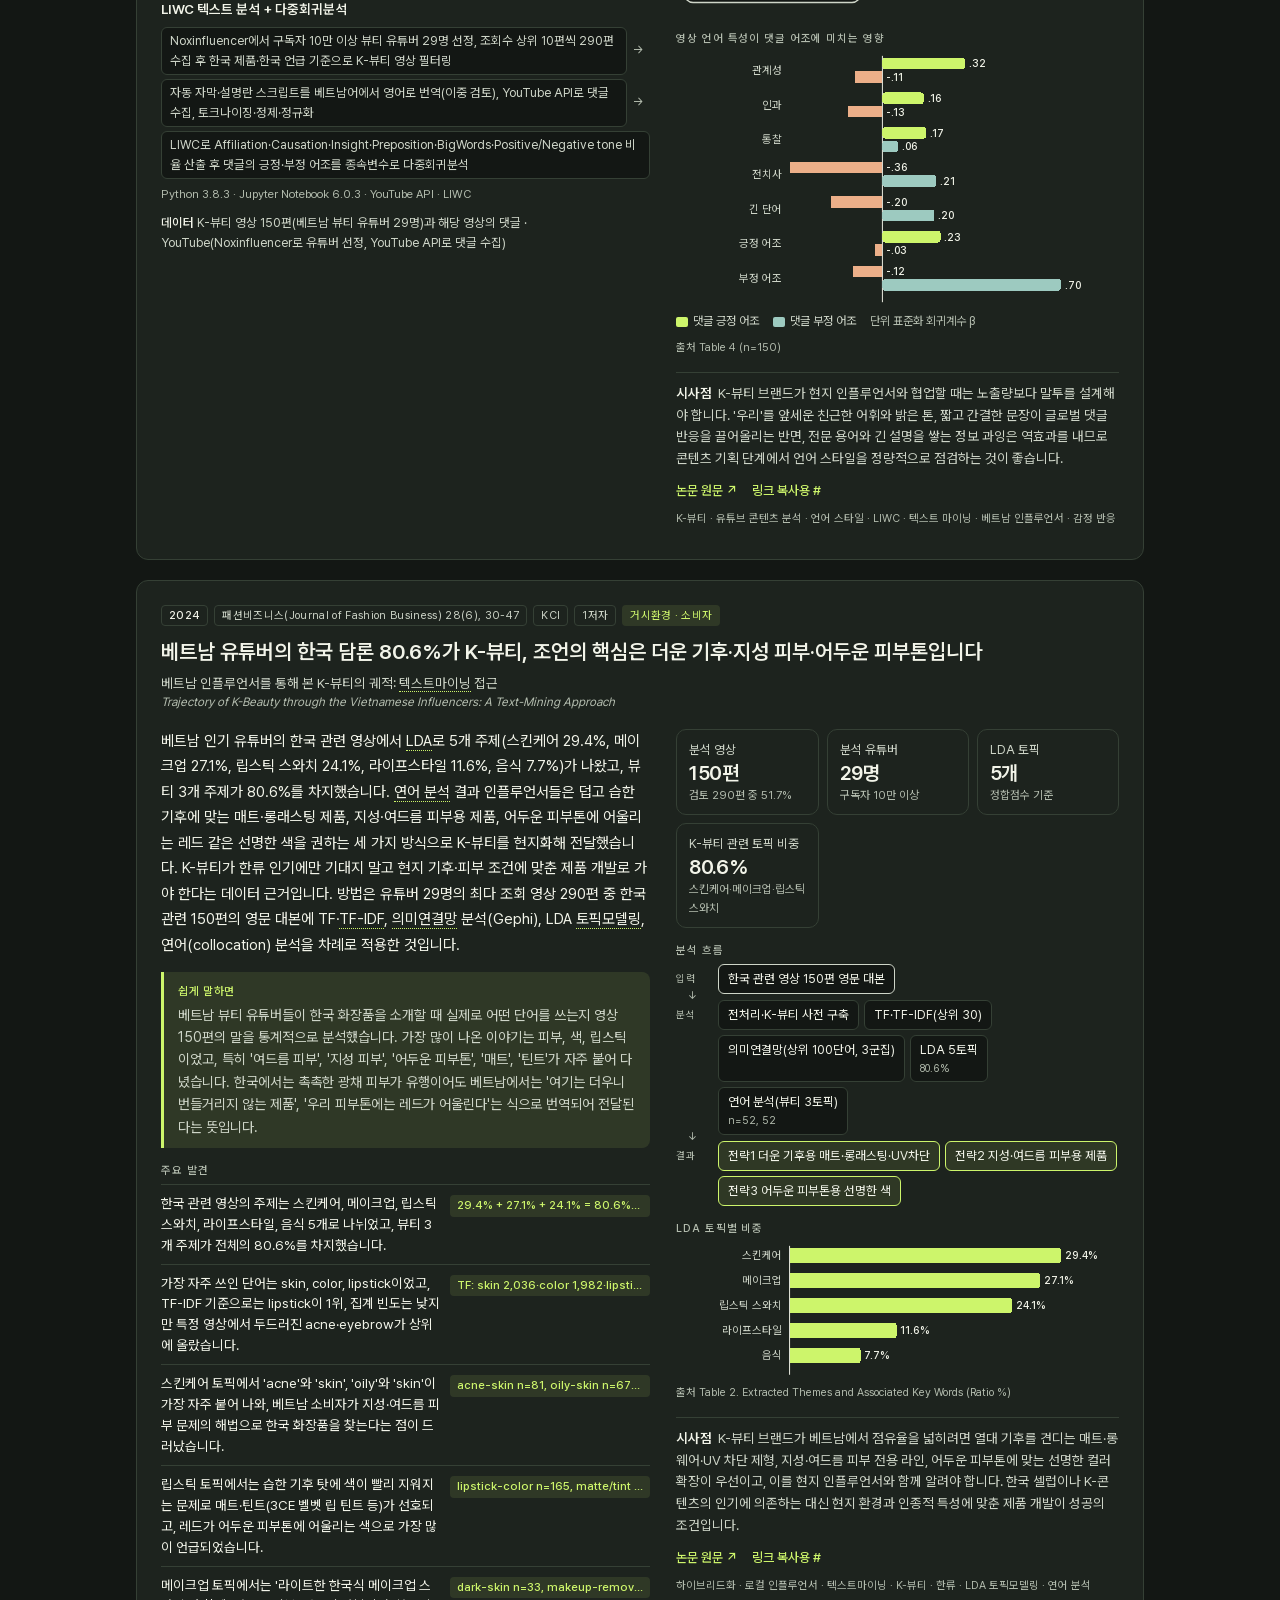
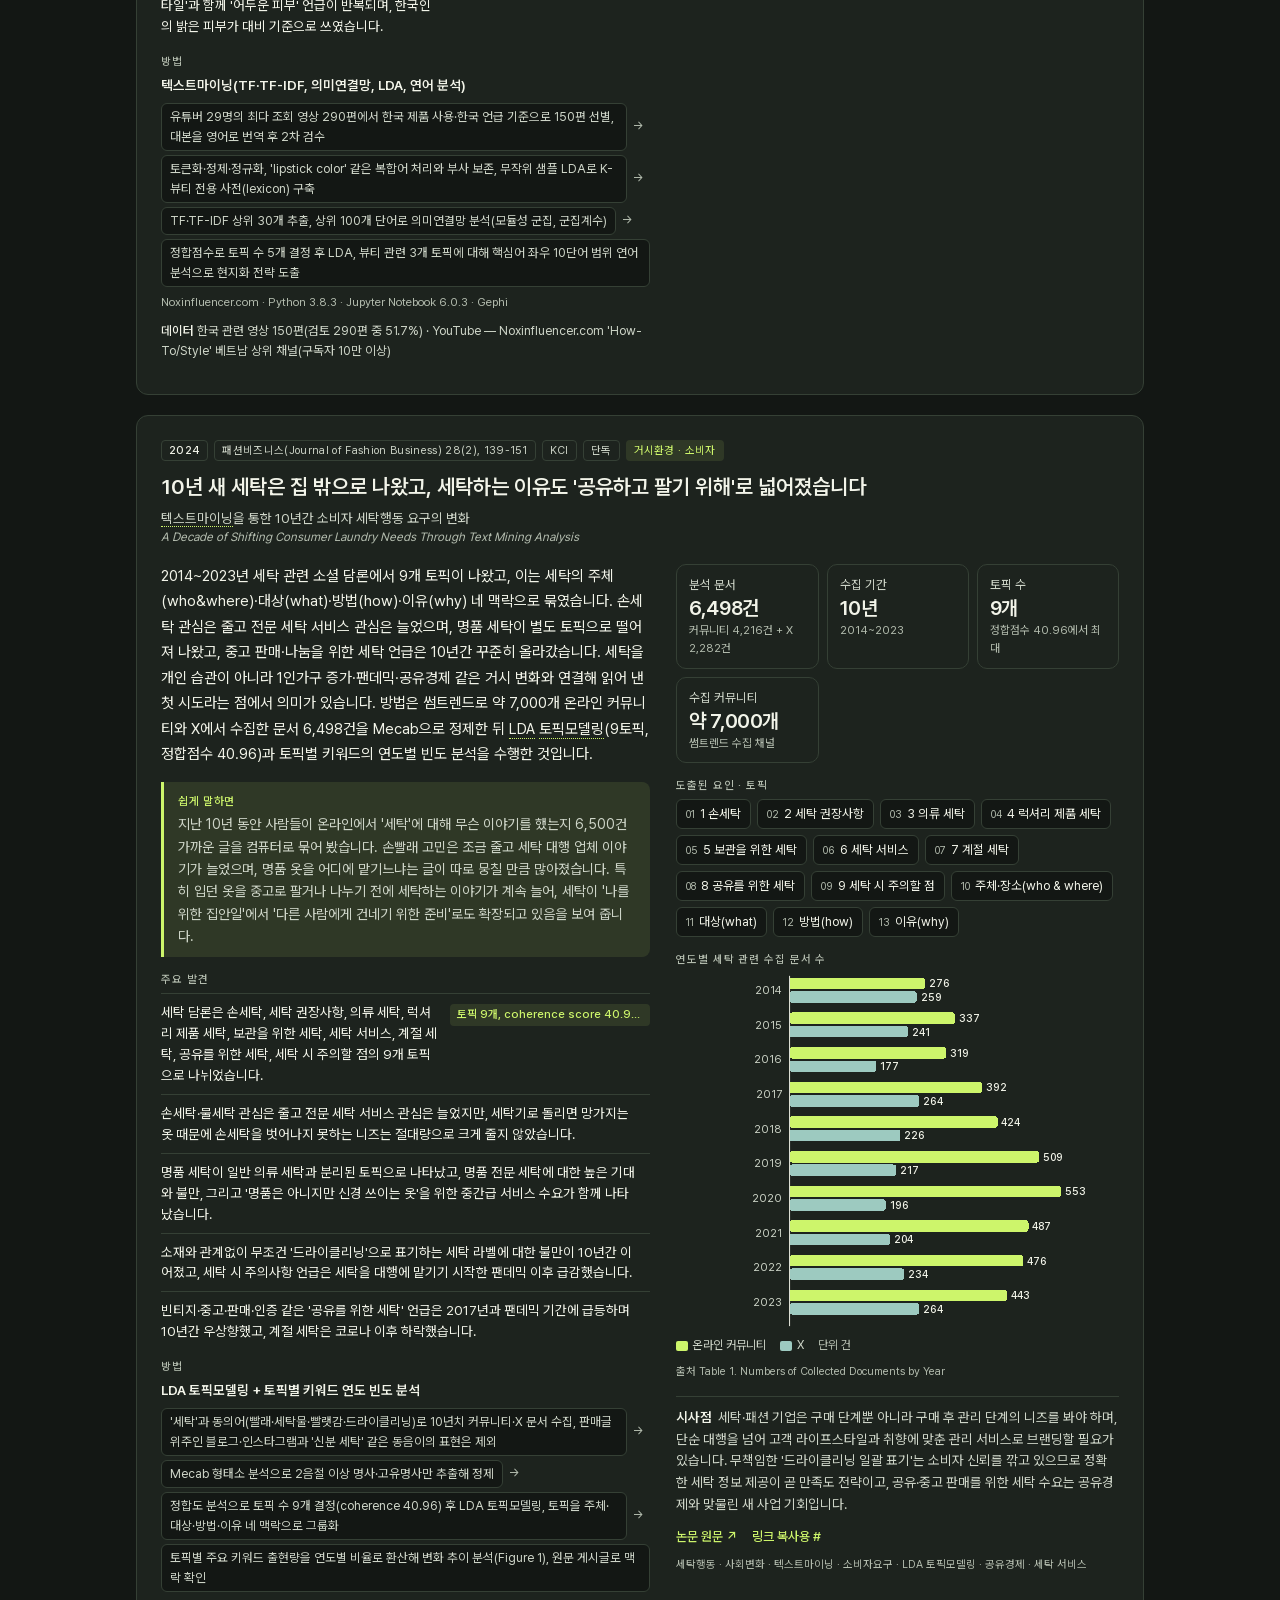
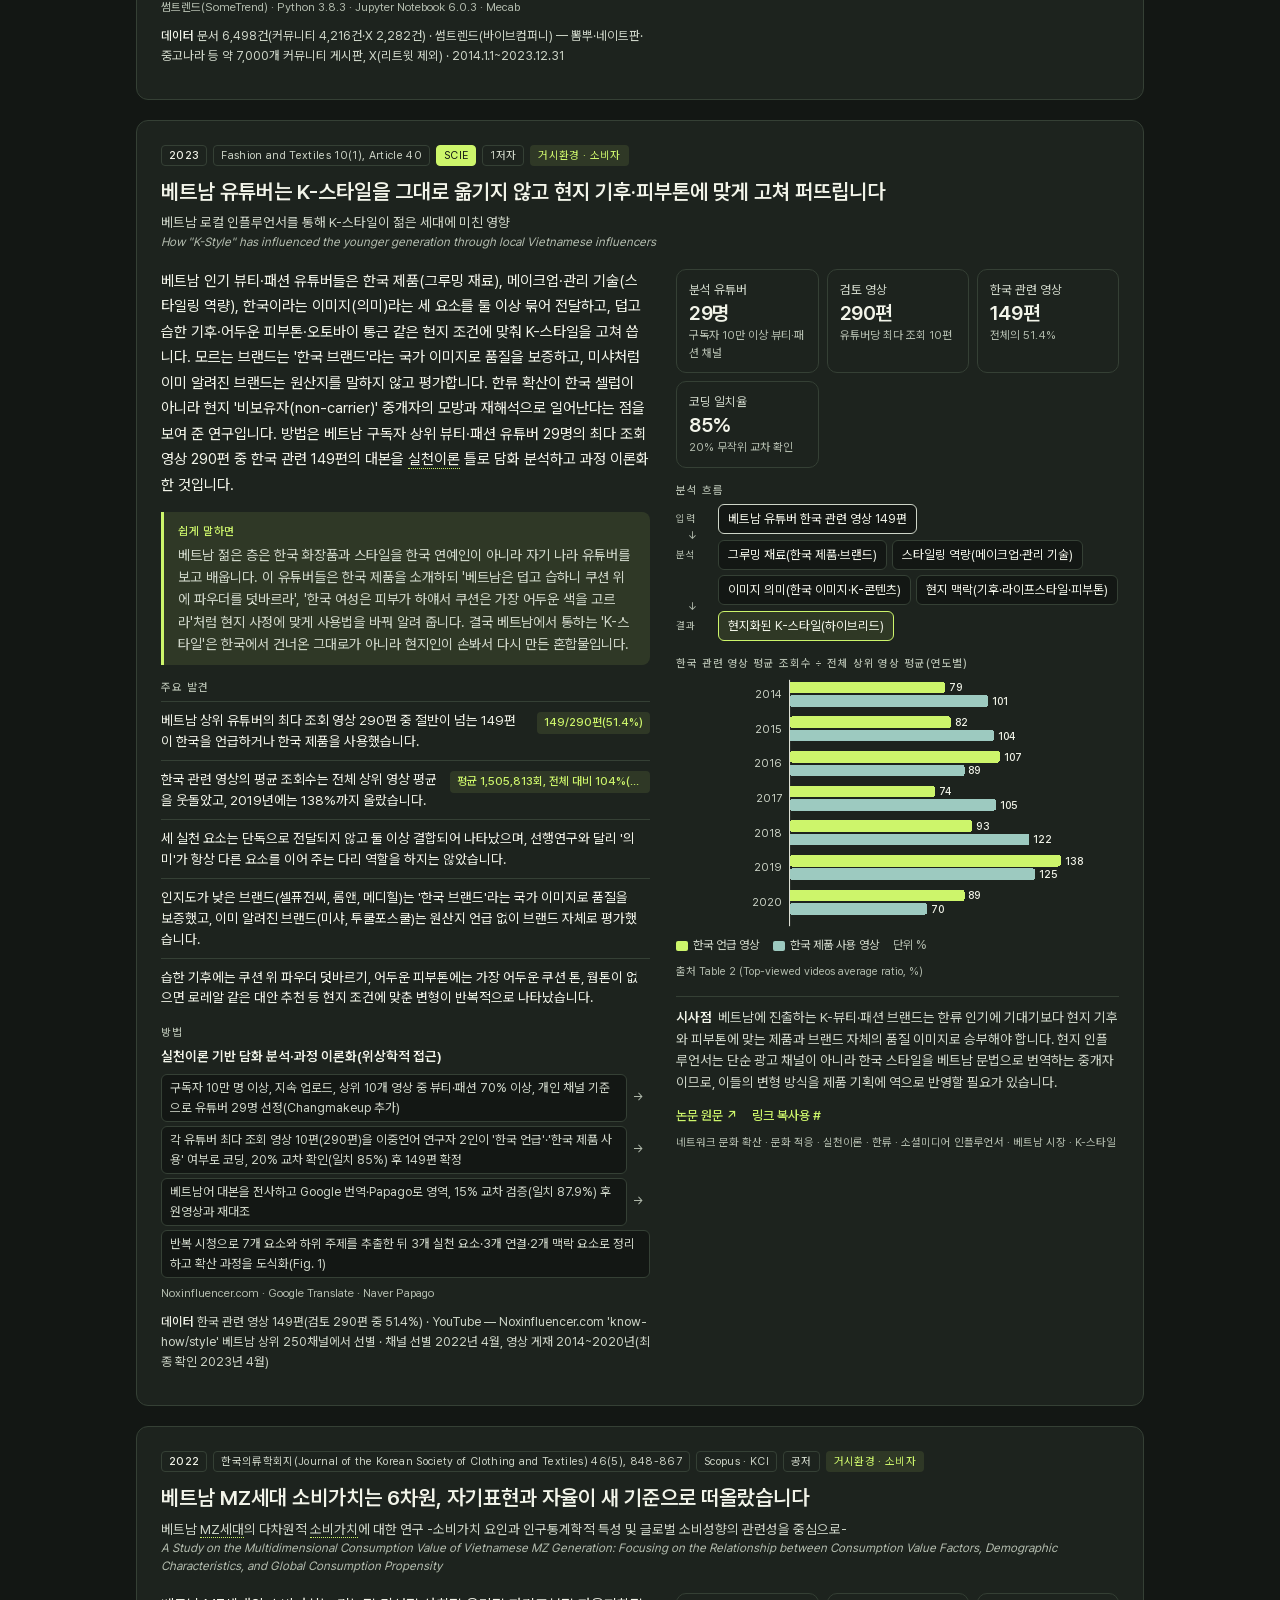
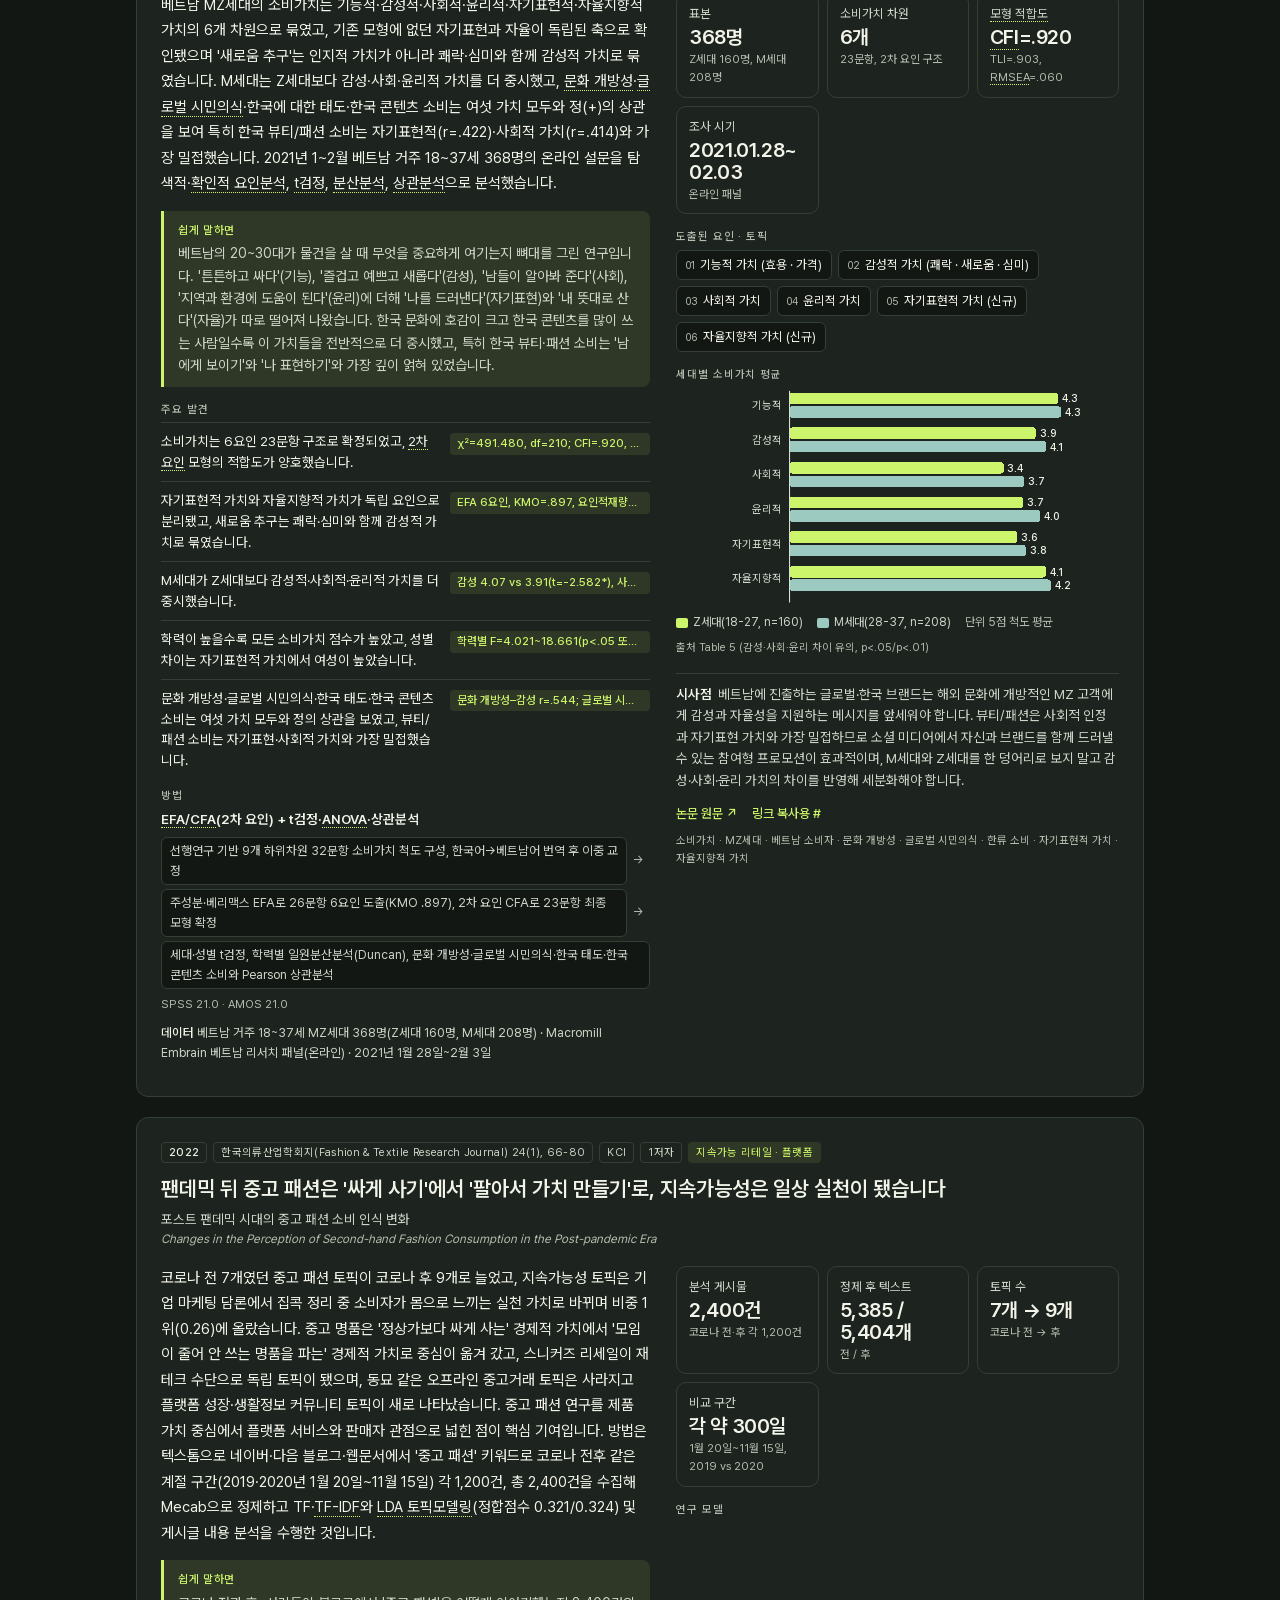
<file: papers.html>
<!doctype html>
<html lang="ko" data-key="emerald">
<head>
<meta charset="utf-8">
<meta name="viewport" content="width=device-width, initial-scale=1, viewport-fit=cover">
<title>논문 읽어드립니다 · 스몰데이터랩</title>
<meta name="description" content="스몰데이터랩 게재 논문을 결과·쉬운 설명·연구 모델·방법론으로 읽는 대시보드. 논문마다 핵심 수치와 개념 모델 도식을 함께 제공합니다.">


<link rel="stylesheet" href="./assets/key.css">
<style>html{color-scheme:light}img{max-width:100%}[hidden]{display:none!important}body{margin:0;font:14px system-ui,sans-serif}</style>
<link rel="icon" type="image/png" href="favicon.png?v=20261120-teal2">
<link rel="stylesheet" href="legacy-fonts.css">
<script src="analytics.js" defer></script>
<meta name="theme-color" content="#131714">
<meta name="color-scheme" content="dark">
</head>
<body>
<style>
/* 논문 대시보드: 논문 한 편 = 카드 한 장. 왼쪽은 결과·쉬운 설명·발견, 오른쪽은 수치 타일·모델 도식·도표. 스타일 토큰은 resell 대시보드와 동일. */
:root{
  --bg:#f6f7f8; --surface:#fcfcfb; --ink:#0b0b0b; --ink-2:#52514e; --muted:#898781;
  --grid:#e1e0d9; --axis:#c3c2b7; --ring:rgba(11,11,11,.10); --wash:rgba(42,120,214,.08); --wash2:rgba(42,120,214,.05);
  --pos:#2a78d6; --neg:#e34948; --s1:#2a78d6; --s2:#eb6834; --s3:#1baf7a; --s4:#eda100; --gray:#b9b8b2;
  --f-body:"IBM Plex Sans KR",system-ui,-apple-system,"Segoe UI","Malgun Gothic",sans-serif;
  --f-mono:"IBM Plex Mono",ui-monospace,Consolas,monospace;
  color-scheme:light;
}
@media (prefers-color-scheme:dark){:root:not([data-theme="light"]){
  --bg:#0d0d0d; --surface:#1a1a19; --ink:#f0efec; --ink-2:#c3c2b7; --muted:#898781;
  --grid:#2c2c2a; --axis:#383835; --ring:rgba(255,255,255,.10); --wash:rgba(57,135,229,.14); --wash2:rgba(57,135,229,.08);
  --pos:#3987e5; --neg:#e66767; --s1:#3987e5; --s2:#d95926; --s3:#199e70; --s4:#c98500; --gray:#6b6a66; color-scheme:dark}}
:root[data-theme="dark"]{
  --bg:#0d0d0d; --surface:#1a1a19; --ink:#f0efec; --ink-2:#c3c2b7; --muted:#898781;
  --grid:#2c2c2a; --axis:#383835; --ring:rgba(255,255,255,.10); --wash:rgba(57,135,229,.14); --wash2:rgba(57,135,229,.08);
  --pos:#3987e5; --neg:#e66767; --s1:#3987e5; --s2:#d95926; --s3:#199e70; --s4:#c98500; --gray:#6b6a66; color-scheme:dark}



*{box-sizing:border-box}
body{margin:0;background:var(--bg);color:var(--ink);font-family:var(--f-body);font-size:15px;line-height:1.6;-webkit-font-smoothing:antialiased}
.wrap{max-width:1040px;margin:0 auto;padding-block:40px 64px;padding-left:max(16px,env(safe-area-inset-left,0px));padding-right:max(16px,env(safe-area-inset-right,0px))}
a{color:inherit}
h1,h2,h3{margin:0;text-wrap:balance;line-height:1.25}
.eyebrow{font-family:var(--f-mono);font-size:12px;letter-spacing:.08em;text-transform:uppercase;color:var(--ink-2);display:flex;gap:14px;flex-wrap:wrap}
.eyebrow a{text-decoration:none}
.eyebrow b{color:var(--key);font-weight:500}
h1{font-size:clamp(28px,4.6vw,44px);font-weight:700;margin-top:14px;letter-spacing:-.01em}
h1 small{display:block;font-size:.42em;font-weight:500;color:var(--ink-2);margin-top:8px;letter-spacing:0}
.dek{margin:18px 0 0;max-width:66ch;color:var(--ink-2);font-size:16px}
.meta{margin-top:22px;display:flex;gap:10px 22px;flex-wrap:wrap;font-family:var(--f-mono);font-size:12px;color:var(--muted)}
.meta span b{color:var(--ink-2);font-weight:500}

.kpis{display:grid;grid-template-columns:repeat(4,1fr);gap:12px;margin-top:32px}
@media (max-width:760px){.kpis{grid-template-columns:1fr 1fr}}
.tile{background:var(--surface);border:1px solid var(--ring);border-radius:10px;padding:14px 16px;min-width:0}
.tile .lab{font-size:12.5px;color:var(--ink-2)}
.tile .val{font-size:28px;font-weight:600;letter-spacing:-.02em;margin-top:2px;line-height:1.1}
.tile .sub{font-size:12px;color:var(--muted);margin-top:6px}

.filters{display:flex;gap:8px;flex-wrap:wrap;align-items:center;margin-top:28px;position:sticky;top:0;z-index:5;background:var(--bg);padding-block:10px}
.filters .lab{font-family:var(--f-mono);font-size:11.5px;color:var(--muted);letter-spacing:.06em;text-transform:uppercase;margin-right:4px}
.chip{border:1px solid var(--ring);background:var(--surface);color:var(--ink-2);border-radius:999px;padding:5px 12px;font:inherit;font-size:13px;cursor:pointer;transition:background .15s,color .15s,transform .12s}
.chip:hover{transform:translateY(-1px)}
.chip:active{transform:scale(.97)}
.chip.on{background:var(--ink);color:var(--bg);border-color:var(--ink)}
.chip i{font-style:normal;color:var(--muted);margin-left:5px;font-family:var(--f-mono);font-size:11px}
.chip.on i{color:inherit;opacity:.7}
.count{font-family:var(--f-mono);font-size:12px;color:var(--muted);margin-left:auto}

section.card{background:var(--surface);border:1px solid var(--ring);border-radius:12px;padding:24px 24px 20px;margin-top:20px;min-width:0;scroll-margin-top:70px}
section.card[hidden]{display:none}
.tags{display:flex;gap:6px;flex-wrap:wrap;font-family:var(--f-mono);font-size:11px;letter-spacing:.03em;color:var(--ink-2)}
.tag{border:1px solid var(--grid);border-radius:4px;padding:2px 7px;line-height:1.4}
.tag.hi{background:var(--key);color:#fff;border-color:var(--key)}
.tag.axis{background:var(--key-wash);border-color:transparent;color:var(--key)}
.tag.yr{font-weight:500;color:var(--ink)}
.card h2{font-size:21px;font-weight:600;margin-top:12px;line-height:1.35}
.card h2 button{all:unset;cursor:pointer}
.card .ttl{margin:6px 0 0;color:var(--ink-2);font-size:13.5px;line-height:1.5}
.card .ttl small{display:block;color:var(--muted);font-size:12px;font-style:italic}
.pgrid{display:grid;grid-template-columns:1.05fr .95fr;gap:26px;margin-top:18px}
@media (max-width:820px){.pgrid{grid-template-columns:1fr}}
.pgrid>div{min-width:0}
.rf{margin:0;font-size:15px;line-height:1.7}
.rf .m{color:var(--ink-2)}
.plain{margin-top:14px;background:var(--key-wash);border-left:3px solid var(--key);border-radius:0 8px 8px 0;padding:10px 14px;font-size:14px;color:var(--ink-2)}
.plain b{display:block;font-size:11.5px;letter-spacing:.06em;text-transform:uppercase;font-family:var(--f-mono);color:var(--key);margin-bottom:3px;font-weight:500}
.plain p{margin:0}
.fdw{margin-top:16px}
.fd{list-style:none;margin:0;padding:0;display:grid;gap:8px}
.fd li{display:grid;grid-template-columns:1fr auto;gap:10px;align-items:start;border-top:1px solid var(--grid);padding-top:8px;font-size:13.5px;line-height:1.55}
.fd li b{font-family:var(--f-mono);font-weight:500;font-size:11.5px;color:var(--key);background:var(--key-wash);border-radius:4px;padding:2px 7px;white-space:nowrap;margin-top:2px;max-width:200px;overflow:hidden;text-overflow:ellipsis}
.fd li b.na{display:none}
.fdw h3,.method h3,.pviz h3{font-family:var(--f-mono);font-size:11px;letter-spacing:.08em;text-transform:uppercase;color:var(--muted);font-weight:500;margin:0 0 6px}
.method{margin-top:18px;font-size:13px;color:var(--ink-2)}
.method .mn{font-weight:600;color:var(--ink);font-size:13.5px}
.steps{display:flex;flex-wrap:wrap;gap:4px 0;margin:6px 0 0;padding:0;list-style:none;font-size:12.5px}
.steps li{display:flex;align-items:center}
.steps li span{border:1px solid var(--grid);border-radius:6px;padding:3px 8px;background:var(--bg)}
.steps li:not(:last-child)::after{content:"→";color:var(--muted);margin:0 6px;font-size:12px}
.tools{margin-top:6px;font-family:var(--f-mono);font-size:11.5px;color:var(--muted)}
.dataline{margin-top:10px;font-size:12.5px;color:var(--ink-2)}
.dataline b{font-weight:500;color:var(--ink)}

.pviz .metrics{display:grid;grid-template-columns:repeat(auto-fit,minmax(110px,1fr));gap:8px}
.pviz .metrics .tile{padding:10px 12px}
.pviz .metrics .val{font-size:20px}
.pviz .metrics .sub{margin-top:2px;font-size:11.5px}
.model,.chart{margin-top:16px}
.model svg,.chart svg{display:block;width:100%;height:auto;overflow:visible}
.topics{display:flex;flex-wrap:wrap;gap:6px;margin-top:4px}
.topics span{border:1px solid var(--grid);border-radius:6px;padding:4px 9px;font-size:12.5px;background:var(--bg)}
.topics span i{font-style:normal;font-family:var(--f-mono);font-size:10.5px;color:var(--muted);margin-right:5px}
.flow{display:grid;gap:6px;margin-top:4px}
.frow{display:grid;grid-template-columns:34px 1fr;gap:8px;align-items:start;position:relative}
.frow+.frow::before{content:"↓";position:absolute;left:11px;top:-13px;font-size:11px;color:var(--muted)}
.frow .fk{font-family:var(--f-mono);font-size:10px;letter-spacing:.06em;color:var(--muted);padding-top:6px}
.fitems{display:flex;flex-wrap:wrap;gap:5px;min-width:0}
.fitems span{border:1px solid var(--grid);border-radius:6px;padding:4px 9px;font-size:12.5px;background:var(--bg);max-width:100%}
.frow.in .fitems span{border-color:var(--ink-2)}
.frow.out .fitems span{background:var(--wash);border-color:var(--pos)}
.fitems small{display:block;font-family:var(--f-mono);font-size:10.5px;color:var(--muted);margin-top:1px}
.legend{display:flex;gap:14px;flex-wrap:wrap;margin-top:8px;font-size:12px;color:var(--ink-2)}
.legend i{display:inline-block;width:12px;height:10px;border-radius:2px;vertical-align:middle;margin-right:5px}
.source{font-family:var(--f-mono);font-size:11px;color:var(--muted);margin-top:8px;line-height:1.5}
.imp{margin:16px 0 0;font-size:13.5px;color:var(--ink-2);border-top:1px solid var(--grid);padding-top:10px}
.imp b{color:var(--ink);font-weight:600;margin-right:6px}
.links{margin-top:12px;display:flex;gap:14px;flex-wrap:wrap;font-size:13px}
.links a{color:var(--key);text-decoration:none;font-weight:500}
.links a:hover{text-decoration:underline}
.kw{margin-top:8px;font-family:var(--f-mono);font-size:11px;color:var(--muted)}

svg text{font-family:var(--f-body);font-size:11.5px;fill:var(--ink-2)}
svg .tick{font-family:var(--f-mono);font-size:10.5px;fill:var(--muted);font-variant-numeric:tabular-nums}
svg .grid{stroke:var(--grid);stroke-width:1}
svg .base{stroke:var(--ink);stroke-width:1}
svg .lbl{fill:var(--ink);font-weight:500;font-size:12px}
svg .cat{fill:var(--ink-2);font-size:11.5px}
svg .node rect{fill:var(--bg);stroke:var(--axis);stroke-width:1;rx:6}
svg .node.iv rect,svg .node.input rect{stroke:var(--ink-2)}
svg .node.dv rect,svg .node.output rect{fill:var(--wash);stroke:var(--pos)}
svg .node.moderator rect{stroke-dasharray:3 3}
svg .node text{fill:var(--ink);font-size:11.5px;font-weight:500}
svg .node .kind{fill:var(--muted);font-size:9px;font-family:var(--f-mono);font-weight:400;letter-spacing:.06em}
svg .edge{fill:none;stroke:var(--ink-2);stroke-width:1.6}
svg .edge.pos{stroke:var(--pos)} svg .edge.neg{stroke:var(--neg)}
svg .edge.ns{stroke:var(--gray);stroke-dasharray:4 4}
svg .edge.mod{stroke-dasharray:4 3}
svg .ahp{fill:var(--ink-2)} svg .ahp.pos{fill:var(--pos)} svg .ahp.neg{fill:var(--neg)} svg .ahp.ns{fill:var(--gray)}
svg .elbl{font-family:var(--f-mono);font-size:10.5px;fill:var(--ink-2)}
svg .elbl.pos{fill:var(--pos)} svg .elbl.neg{fill:var(--neg)} svg .elbl.ns{fill:var(--muted)}
svg .ebg{fill:var(--surface)}
svg .bar{shape-rendering:crispEdges}
svg .s1{fill:var(--s1)} svg .s2{fill:var(--s2)} svg .s3{fill:var(--s3)} svg .s4{fill:var(--s4)} svg .negf{fill:var(--neg)}
svg .bar:hover{filter:brightness(1.12)}

.tip{position:fixed;z-index:20;pointer-events:none;background:var(--ink);color:var(--bg);padding:8px 10px;border-radius:6px;font-size:12px;line-height:1.45;max-width:260px;box-shadow:0 4px 18px rgba(0,0,0,.18);opacity:0;transition:opacity .08s}
.tip.on{opacity:1}
.tip b{font-size:14px;font-weight:600}
footer{margin-top:36px;font-family:var(--f-mono);font-size:11.5px;color:var(--muted);display:flex;gap:16px;flex-wrap:wrap;justify-content:space-between}
:focus-visible{outline:2px solid var(--key);outline-offset:2px}

/* 모션: 카드 등장, 모델 화살표가 그려지고, 막대가 자라고, 노드가 떠오름. 카드가 30% 보이면 시작하고 제목을 누르면 다시 재생. 움직임 줄이기면 전부 완성 상태. */
@media (prefers-reduced-motion:no-preference){
  .tile,.card{animation:rise .55s cubic-bezier(.2,.7,.2,1) both}
  .tile:nth-child(2){animation-delay:.07s}.tile:nth-child(3){animation-delay:.14s}.tile:nth-child(4){animation-delay:.21s}
  .card{transition:transform .18s ease,box-shadow .18s ease}
  .card:hover{transform:translateY(-2px);box-shadow:0 8px 22px var(--ring)}
  .card .anim .node{opacity:0;transform:translateY(6px);transition:opacity .45s ease,transform .45s ease}
  .card .anim .edge{stroke-dasharray:var(--len,600);stroke-dashoffset:var(--len,600);transition:stroke-dashoffset .9s cubic-bezier(.2,.7,.2,1)}
  .card .anim .elbl,.card .anim .ebg{opacity:0;transition:opacity .4s ease}
  .card .anim .bar{transform:scaleX(0);transform-box:fill-box;transform-origin:left center;transition:transform .75s cubic-bezier(.2,.7,.2,1)}
  .card .anim .bar.negb{transform-origin:right center}
  .card .anim .vlbl{opacity:0;transition:opacity .35s ease}
  .card .anim.in .node{opacity:1;transform:none}
  .card .anim.in .edge{stroke-dashoffset:0}
  .card .anim.in .elbl,.card .anim.in .ebg{opacity:1;transition-delay:.7s}
  .card .anim.in .bar{transform:scaleX(1)}
  .card .anim.in .vlbl{opacity:1;transition-delay:.7s}
  .chip,.fd li b{transition:transform .12s ease}
  .fd li:hover b{transform:scale(1.04)}
}
@keyframes rise{from{opacity:0;transform:translateY(10px)}to{opacity:1;transform:none}}
@media (prefers-reduced-motion:reduce){*{transition:none!important;animation:none!important}}
</style>

<div class="wrap">
<header>
  <div class="eyebrow"><a href="./">스몰데이터랩</a><a href="./research.html"><b>Research</b></a><span>논문 대시보드</span></div>
  <h1>논문 읽어드립니다<small>Paper dashboard · 결과 한 줄 → 쉬운 설명 → 연구 모델 도식 → 방법론</small></h1>
  <p class="dek">원자료를 공개할 수 없는 논문도 <mark>무엇을 발견했는지</mark>는 열어 둘 수 있습니다. 논문마다 결과를 먼저 적고, 비전공자용 설명과 개념 모델 도식, 핵심 수치, 방법론 한 줄을 붙였습니다. 화살표 색은 가설 방향(초록 +, 빨강 −)이고 점선은 지지되지 않은 경로입니다. 점선 밑줄이 있는 용어에 마우스를 올리면 뜻이 뜹니다.</p>
  <div class="meta">
    <span>게재 <b id="m-n"></b></span>
    <span>SSCI·SCIE <b id="m-top"></b></span>
    <span>1저자·교신·단독 <b id="m-lead"></b></span>
    <span>갱신 <b id="m-asof"></b></span>
  </div>
</header>

<div class="kpis" id="kpis"></div>

<div class="filters" id="filters" role="group" aria-label="논문 필터"></div>
<div id="papers"></div>

<footer>
  <span>스몰데이터랩 · 국립순천대학교 패션디자인학전공</span>
  <span>전체 목록 <a href="https://scholar.google.com/citations?user=xRjwgz4AAAAJ&hl=ko" target="_blank" rel="noopener">Google Scholar</a> · <a href="https://orcid.org/0000-0003-1480-6323" target="_blank" rel="noopener">ORCID</a></span>
</footer>
</div>
<div class="tip" id="tip"></div>

<script>
const D = {
 "asof": "2026-11-03",
 "papers": [
  {
   "key": "packaging",
   "title_en": "Optimizing sustainable packaging: How shared responsibility, consumer effectiveness, and message framing drive consumer engagement",
   "title_ko": "지속가능 패키징 최적화: 공유 책임, 소비자 효능감, 메시지 프레이밍이 소비자 인게이지먼트를 이끄는 방식",
   "journal": "Journal of Retailing and Consumer Services, 93, 104884",
   "year": 2026,
   "index": "SSCI",
   "role": "공저",
   "doi_or_url": "https://doi.org/10.1016/j.jretconser.2026.104884",
   "authors": "Celie Ahn, Ho Jung Choo, Habin Kim",
   "axis": "RETAIL",
   "one_line": "'함께 책임진다'는 메시지는 내 행동의 효과가 안 보이는 재활용에서만 지갑을 열었습니다",
   "result_first": "브랜드와 소비자가 환경 책임을 나눈다는 인식(공유 책임)은 소비자 인게이지먼트를 높여 지불의사를 끌어올렸지만, 그 효과는 개인 행동의 효과가 잘 안 보이는 재활용 맥락에서만 유의했고, 리필처럼 효능감이 이미 높은 맥락에서는 사라졌습니다. 다만 메시지 프레이밍으로 이를 보완할 수 있었는데, 재활용에는 구체적 행동 메시지가, 공유 책임을 내세운 리필에는 가치 중심의 추상적 메시지가 인게이지먼트와 브랜드 태도를 끌어올렸습니다. 포장 형태가 소비자의 심리적 출발점을 정하고 메시지는 거기에 맞춰 조정해야 한다는 점을, 미국 성인 617명(263·156·198명)을 대상으로 한 실험 3개와 아마존 뷰티 리필 제품 리뷰 434,624건 텍스트 분석으로 보여줬습니다.",
   "plain": "화장품 회사가 '환경은 우리와 당신이 함께 지키는 것'이라고 말하면 소비자가 더 참여하고 돈도 더 낼까요? 답은 '상황에 따라'입니다. 내가 분리배출한 병이 정말 재활용되는지 알 수 없는 재활용 프로그램에서는 이 말이 힘이 됐지만, 내 손으로 통을 다시 채우는 리필처럼 효과가 눈에 보이는 경우에는 이미 확신이 있어서 별 효과가 없었습니다. 대신 재활용에는 '이 병 하나가 플라스틱 1개를 줄입니다' 같은 구체적 설명이, 리필에는 '지구를 위한 우리의 약속' 같은 큰 그림의 메시지가 먹혔습니다.",
   "question": "공유 책임 인식이 지속가능 뷰티 패키징 참여와 지불의사를 높이는 효과는 소비자 효능감 수준에 따라 어떻게 달라지고, 메시지 프레이밍은 이를 어떻게 보완합니까?",
   "data": {
    "type": "설문 실험 + 리뷰 텍스트",
    "n": 617,
    "n_label": "미국 성인 617명(실험 3개: 263명, 156명, 198명) + 아마존 리필 제품 리뷰 434,624건",
    "source": "CloudResearch; Amazon Reviews'23 Beauty & Personal Care(Hou et al., 2024)",
    "period": "원문 미기재(리뷰 코퍼스는 2023년판)"
   },
   "method": {
    "name": "실험 3개 + 조절된 (연속)매개분석 + 리뷰 텍스트마이닝",
    "steps": [
     "연구1: 실제 시장의 4가지 포장 프로그램(매장 리필·회수 프로그램·가정 리필·재활용 포장)을 공유/개인 책임 × 고/저 효능감 2×2로 배치하고, 인게이지먼트를 매개로 지불의사($0~50 슬라이더)에 미치는 조절된 매개효과를 PROCESS Model 7로 검증",
     "연구2a: 재활용 맥락에서 구체 vs 추상 메시지가 효능감(PCE)→인게이지먼트(CE)→지불의사(WTP)로 이어지는 연속매개를 PROCESS Model 6으로 검증, 역순 모형과 비교",
     "연구2b: 리필 맥락에서 메시지 프레이밍 × 책임 유형 2×2 실험, 브랜드 태도와 인게이지먼트에 대한 상호작용을 ANOVA와 PROCESS Model 83(조절된 연속매개)으로 검증",
     "보조 분석: 아마존 리필 제품 14,239개의 리뷰 434,624건에서 환경 가치 키워드와 기능 키워드 비율을 비교(NLTK), 성향점수매칭·브랜드 고정효과 로지스틱으로 브랜드·가격 효과를 통제해 재검증"
    ],
    "tools": [
     "PROCESS Model 7",
     "PROCESS Model 6",
     "PROCESS Model 83",
     "G*Power 3.1.9.7",
     "Python NLTK"
    ]
   },
   "model": {
    "type": "moderated_mediation",
    "nodes": [
     {
      "id": "psr",
      "label": "공유 책임 인식(PSR)",
      "kind": "iv"
     },
     {
      "id": "frame",
      "label": "메시지 프레이밍(구체 vs 추상)",
      "kind": "iv"
     },
     {
      "id": "pce",
      "label": "소비자 효능감(PCE)",
      "kind": "moderator"
     },
     {
      "id": "ce",
      "label": "소비자 인게이지먼트(CE)",
      "kind": "mediator"
     },
     {
      "id": "wtp",
      "label": "지불의사·브랜드 태도",
      "kind": "dv"
     }
    ],
    "edges": [
     {
      "from": "psr",
      "to": "ce",
      "label": "+",
      "supported": true,
      "stat": "b = 0.759, p < .001 (연구1)"
     },
     {
      "from": "ce",
      "to": "wtp",
      "label": "+",
      "supported": true,
      "stat": "b = 5.75, p = .004 (연구2a); 저PCE 간접효과 1.89 [0.72, 3.32] (연구1)"
     },
     {
      "from": "pce",
      "to": "ce",
      "label": "조절(PCE 높으면 PSR 효과 약화)",
      "supported": true,
      "stat": "PSR × PCE b = −0.52, p < .05; 조절된 매개 지수 −1.31 [−3.03, −0.05]"
     },
     {
      "from": "frame",
      "to": "pce",
      "label": "구체 메시지 +(재활용)",
      "supported": true,
      "stat": "p = .018 (연구2a); PCE→CE b = 0.77, p < .001"
     },
     {
      "from": "frame",
      "to": "pce",
      "label": "공유 책임 조건에서는 추상 메시지 +(리필)",
      "supported": true,
      "stat": "프레이밍 × PSR b = 1.02, p = .004; 조절된 매개 지수 0.53 [0.17, 0.94] (연구2b)"
     }
    ]
   },
   "findings": [
    {
     "text": "공유 책임 인식은 인게이지먼트를 높였고, 인게이지먼트를 거쳐 지불의사를 올렸습니다. 단, 효능감이 낮은 재활용 조건에서만 그랬습니다.",
     "stat": "PSR→CE b = 0.759, p < .001; 저PCE 간접효과 1.89, 95% CI [0.72, 3.32]"
    },
    {
     "text": "효능감이 높은 리필 조건에서는 공유 책임의 효과가 약해졌습니다. 이미 '내 행동이 효과 있다'고 믿어 추가 동기가 필요 없는 천장 효과입니다.",
     "stat": "PSR × PCE b = −0.52, p < .05; 조절된 매개 지수 −1.31, 95% CI [−3.03, −0.05]"
    },
    {
     "text": "재활용 맥락에서 구체적 메시지는 효능감을 높이고, 그 효능감이 인게이지먼트를 거쳐 지불의사로 이어졌습니다. 경로 순서를 뒤집은 모형은 유의하지 않았습니다.",
     "stat": "프레이밍→PCE p = .018; PCE→CE b = 0.77, p < .001; CE→WTP b = 5.75, p = .004; 연속 간접효과 95% CI가 0을 포함하지 않음"
    },
    {
     "text": "리필 맥락에서 공유 책임을 내세운 경우에는 추상적 메시지가 브랜드 태도와 인게이지먼트를 더 높였고, 개인 책임 조건에서는 프레이밍 차이가 없었습니다.",
     "stat": "브랜드 태도 M 5.77 vs 5.10, F(1, 194) = 6.95, p < .01; 상호작용 F(1, 195) = 8.22, p < .01"
    },
    {
     "text": "리필 제품 리뷰 43만 건 가운데 13.04%가 '지구·쓰레기·매립지' 같은 환경 가치를 자발적으로 언급했고, 브랜드·가격을 통제해도 리필 제품 리뷰에 환경 언어가 더 자주 나왔습니다.",
     "stat": "56,681 / 434,624건(13.04%); 브랜드 고정효과 로지스틱 OR = 1.62, p < .001"
    }
   ],
   "metrics": [
    {
     "label": "실험 표본",
     "value": "617명",
     "note": "미국 성인, 실험 3개 합산(263 + 156 + 198)"
    },
    {
     "label": "리뷰 분석",
     "value": "434,624건",
     "note": "아마존 리필 제품 14,239개의 리뷰"
    },
    {
     "label": "추상 메시지 효과",
     "value": "5.77 vs 5.10",
     "note": "공유 책임 리필 조건의 브랜드 태도(추상 vs 구체)"
    },
    {
     "label": "환경 가치 언급 비율",
     "value": "13.04%",
     "note": "리필 제품 리뷰 중 환경 키워드 포함"
    }
   ],
   "chart": {
    "type": "grouped_bar",
    "title": "리필 맥락에서 메시지 프레이밍 × 책임 유형별 브랜드 태도 (연구2b)",
    "unit": "7점 척도 평균",
    "series": [
     {
      "name": "추상 메시지",
      "values": [
       5.77,
       4.99
      ]
     },
     {
      "name": "구체 메시지",
      "values": [
       5.1,
       5.33
      ]
     }
    ],
    "categories": [
     "공유 책임",
     "개인 책임"
    ],
    "source_note": "Fig. 4 / 본문 3.3.3절"
   },
   "implication": "재활용 캠페인에는 '이 병 하나가 플라스틱 1개를 줄입니다'처럼 행동과 효과를 구체적으로 적은 메시지를, 리필처럼 효능감이 이미 높은 프로그램에는 공동의 가치와 장기 목표를 말하는 메시지를 써야 합니다. 포장 형태 자체가 소비자의 효능감을 결정하므로, 패키징 설계와 커뮤니케이션 기획을 따로 두지 말고 함께 짜야 합니다.",
   "keywords": [
    "지속가능 패키징",
    "리필",
    "공유 책임",
    "소비자 효능감",
    "메시지 프레이밍",
    "해석수준이론",
    "소비자 인게이지먼트",
    "지불의사"
   ],
   "confidence_notes": "김하빈은 3저자(공저)이며 CRediT상 데이터 큐레이션·조사·방법론·검증·리뷰 편집을 맡았습니다. 추출 텍스트에서 음수 부호가 탈락되어(PSR × PCE b, 조절된 매개 지수, 연구2a 프레이밍 계수와 간접효과) 본문 서술 방향에 따라 복원했습니다. 연구2a의 프레이밍 계수(b = 0.53 또는 −0.53)는 더미 코딩 방향이 명시되지 않아 수치 대신 '구체 메시지가 PCE를 높임, p = .018'로만 적었습니다. Fig. 2, 3, 5의 경로계수는 텍스트에 없습니다.",
   "status": "published"
  },
  {
   "key": "quiet_luxury",
   "title_en": "When death looms, quiet shines: The quiet turn of luxury consumption under mortality salience",
   "title_ko": "죽음이 다가올 때 빛나는 조용함: 죽음 현저성 아래 럭셔리 소비의 조용한 전환",
   "journal": "Journal of Retailing and Consumer Services, 93, 104912",
   "year": 2026,
   "index": "SSCI",
   "role": "1저자",
   "doi_or_url": "https://doi.org/10.1016/j.jretconser.2026.104912",
   "authors": "Habin Kim, Eunsoo Baek, Ho Jung Choo",
   "axis": "MACRO",
   "one_line": "죽음을 떠올린 미니멀리스트는 로고 없는 조용한 럭셔리를 골랐습니다",
   "result_first": "죽음을 떠올리면 럭셔리에 대한 관심이 커지는데, 그 방향은 과시가 아니라 조용한 럭셔리 쪽으로 더 강하게 기울었고, 이 전환은 미니멀리즘 성향이 높은 소비자에게서만 나타났습니다(조용한 럭셔리 선택 48.0% vs 30.9%). 팬데믹 시기 럭셔리 호황이 경기 회복만으로 설명되지 않는 심리적 방어 반응이라는 점, 그리고 위기가 모든 소비자를 과시 소비로 몰고 가지는 않는다는 점을 보여줍니다. 미국 51개 지역의 구글 트렌드 검색량을 코로나 치명률로 회귀한 생태학적 분석과, 미국 성인 374명·215명을 대상으로 한 온라인 실험 2개로 검증했습니다.",
   "plain": "코로나처럼 죽음을 자꾸 떠올리게 되는 시기에 사람들은 불안을 달래려 비싼 것을 사고 싶어집니다. 그런데 '덜 가지되 좋은 것만 갖자'는 미니멀리스트들은 큼직한 로고가 박힌 가방이 아니라, 로고가 거의 안 보이는 조용한 럭셔리(소재와 장인정신으로 승부하는 절제된 명품)를 더 골랐습니다. 남에게 보여주려는 게 아니라 '나답게 잘 살고 있다'는 느낌을 되찾는 데 쓰는 셈입니다.",
   "question": "죽음을 의식하게 된 소비자는 과시형 럭셔리와 조용한 럭셔리 중 어느 쪽으로 기울고, 그 차이는 어떤 심리 과정과 가치관에서 비롯됩니까?",
   "data": {
    "type": "소셜 데이터 + 설문 실험",
    "n": 589,
    "n_label": "미국 51개 지역 검색 데이터 + 미국 성인 589명(실험 2개: 374명, 215명)",
    "source": "Google Trends(SerpAPI, Fashion & Style), Prolific, CloudResearch",
    "period": "검색 데이터 2019(기준) vs 2020(팬데믹); 실험 수집 시기는 원문 미기재"
   },
   "method": {
    "name": "생태학적 회귀 1개 + 실험 2개(조절된 매개분석, GEE)",
    "steps": [
     "연구1: 럭셔리 브랜드 15개의 2019→2020 검색량 변화를 미국 51개 지역별로 집계하고, 코로나 치명률(log CFR)이 고용·소득불평등·물가·소득 통제 후에도 럭셔리 관심 증가를 예측하는지 위계적 회귀로 검증",
     "연구2: 죽음 현저성(죽음 vs 치통 글쓰기) × 럭셔리 유형(로고 없는 vs 모노그램 루이비통 가방) 2×2 실험, 성공 집단 동일시를 자존감 추구의 대리 지표로 두고 PROCESS Model 15로 조절된 매개 검증",
     "연구3: 죽음 현저성 조작 후 조용/과시 럭셔리 2회 선택 과제(루이비통 가방, 펜디 파우치), 미니멀리즘 척도(8문항)를 연속 조절변수로 두고 반복 선택을 GEE(이항)로 분석"
    ],
    "tools": [
     "PROCESS Model 15",
     "G*Power",
     "SerpAPI",
     "GEE",
     "Moran's I",
     "DFBETAS"
    ]
   },
   "model": {
    "type": "moderated_mediation",
    "nodes": [
     {
      "id": "ms",
      "label": "죽음 현저성",
      "kind": "iv"
     },
     {
      "id": "ses",
      "label": "자존감 추구",
      "kind": "mediator"
     },
     {
      "id": "type",
      "label": "럭셔리 유형(조용 vs 과시)",
      "kind": "moderator"
     },
     {
      "id": "min",
      "label": "미니멀리즘 성향",
      "kind": "moderator"
     },
     {
      "id": "att",
      "label": "럭셔리 태도·선택",
      "kind": "dv"
     }
    ],
    "edges": [
     {
      "from": "ms",
      "to": "ses",
      "label": "+",
      "supported": true,
      "stat": "M = 5.13 vs 4.82, t(372) = 1.98, p < .05"
     },
     {
      "from": "ses",
      "to": "att",
      "label": "+",
      "supported": true,
      "stat": "간접효과 조용 0.196 [0.015, 0.395], 과시 0.109 [0.007, 0.242]"
     },
     {
      "from": "type",
      "to": "att",
      "label": "조절(조용 럭셔리에서 간접효과 더 강함)",
      "supported": true,
      "stat": "조절된 매개 지수 −0.087, 95% CI [−0.204, −0.002]"
     },
     {
      "from": "ms",
      "to": "att",
      "label": "직접효과(과시 조건에서 약한 −)",
      "supported": false,
      "stat": "과시 B = −0.333, p = .067; 조용 B = −0.023, p = .901"
     },
     {
      "from": "min",
      "to": "att",
      "label": "조절(미니멀리즘 높을 때만 조용 럭셔리 선택 증가)",
      "supported": true,
      "stat": "MS × 미니멀리즘 B = 0.399, z = 2.44, p = .015"
     }
    ]
   },
   "findings": [
    {
     "text": "코로나 치명률이 높았던 지역일수록 럭셔리 브랜드 검색이 더 늘었고, 고용 회복을 통제해도 이 관계는 남았습니다.",
     "stat": "β = 0.31, p < .05; ΔR² = 0.074, ΔF(1, 45) = 4.08"
    },
    {
     "text": "죽음을 떠올린 참가자는 성공한 집단에 자신을 더 동일시하며 자존감을 세우려 했습니다.",
     "stat": "M = 5.13 vs 4.82, t(372) = 1.98, p < .05"
    },
    {
     "text": "자존감 추구를 거쳐 럭셔리 태도로 이어지는 간접효과는 과시형보다 조용한 럭셔리에서 더 컸습니다.",
     "stat": "간접효과 0.196 [0.015, 0.395] vs 0.109 [0.007, 0.242]; 조절된 매개 지수 −0.087 [−0.204, −0.002]"
    },
    {
     "text": "미니멀리즘이 높은 소비자는 죽음을 떠올렸을 때 조용한 럭셔리를 고르는 확률이 17.1%p 올랐습니다.",
     "stat": "48.0% vs 30.9%, 단순기울기 z = 2.33, p = .020"
    },
    {
     "text": "미니멀리즘이 낮은 소비자에게는 죽음 현저성이 선택을 바꾸지 못했고, 과시형으로 쏠리는 역방향 효과도 없었습니다.",
     "stat": "29.3% vs 31.8%, z = −0.94, p = .346"
    }
   ],
   "metrics": [
    {
     "label": "실험 표본",
     "value": "589명",
     "note": "연구2 374명 + 연구3 215명(미국 성인)"
    },
    {
     "label": "지역 데이터",
     "value": "51개 지역",
     "note": "미국 50개 주 + DC, 2019→2020 검색량 변화"
    },
    {
     "label": "조용한 럭셔리 선택 증가",
     "value": "+17.1%p",
     "note": "고미니멀리즘 소비자, 죽음 현저성 vs 통제"
    },
    {
     "label": "연구 수",
     "value": "3개",
     "note": "생태학적 분석 1 + 실험 2"
    }
   ],
   "chart": {
    "type": "grouped_bar",
    "title": "죽음 현저성 조건별 조용한 럭셔리 선택 확률 (연구3)",
    "unit": "%",
    "series": [
     {
      "name": "통제(치통)",
      "values": [
       30.9,
       31.8
      ]
     },
     {
      "name": "죽음 현저성",
      "values": [
       48.0,
       29.3
      ]
     }
    ],
    "categories": [
     "미니멀리즘 높음",
     "미니멀리즘 낮음"
    ],
    "source_note": "연구3 GEE 예측확률, 본문 5.2절"
   },
   "implication": "위기 국면에서 미니멀리즘 성향의 고객에게는 로고 과시보다 절제된 디자인, 헤리티지, 장인정신, 소재의 진정성을 앞세운 메시지가 더 잘 닿습니다. 다만 조용한 럭셔리가 모든 소비자에게 통하는 영구적 흐름이라고 일반화하면 안 되고, 불안을 자극하는 '지금 아니면 안 된다'식 마케팅은 소비자 복지 측면에서 경계해야 합니다.",
   "keywords": [
    "죽음 현저성",
    "조용한 럭셔리",
    "미니멀리즘",
    "자존감 추구",
    "공포관리이론",
    "구글 트렌드",
    "코로나19"
   ],
   "confidence_notes": "추출 텍스트에서 음수 부호가 탈락된 곳이 있습니다(연구2 조절된 매개 지수와 CI, 과시 조건 직접효과 B, 저미니멀리즘 Δ와 z). 본문 서술('marginally negative', 'not significant', 'Δ = 2.5 pp' 뒤 감소 맥락)에 근거해 부호를 복원했습니다. Fig. 2의 개별 경로계수는 그림 안에만 있어 텍스트에 없고, 실험 수집 시기도 원문에 없습니다.",
   "status": "published"
  },
  {
   "key": "sellers",
   "title_en": "Why do sellers flock to vertical fashion platforms? Examining sellers' perceptions of platform capabilities",
   "title_ko": "판매자는 왜 버티컬 패션 플랫폼으로 몰려드는가? 플랫폼 역량에 대한 판매자 인식 연구",
   "journal": "Asia Pacific Journal of Marketing and Logistics",
   "year": 2026,
   "index": "SSCI",
   "role": "1저자",
   "doi_or_url": "https://doi.org/10.1108/APJML-06-2025-1241",
   "authors": "Habin Kim, Ho Jung Choo, Woo Bin Kim",
   "axis": "RETAIL",
   "one_line": "플랫폼 평판을 키운 것은 물류·정산 역량이 아니라 패션 리더십이었습니다",
   "result_first": "입점 브랜드가 느끼는 플랫폼의 일반 역량(정보 통합·재구성)은 단기 브랜드 성과만 올렸고(β = .301), 패션 리더십 역량(미학·독점성·개인화)은 브랜드 성과·브랜드 자산·플랫폼 평판 세 가지에 모두 직접 효과를 냈습니다(평판 β = .650). 총효과로 보면 플랫폼 평판에 미치는 영향이 패션 리더십 .719 대 일반 역량 .099로 7배 넘게 차이 나고, 하위요인 중에는 개인화가 가장 강력했습니다. 버티컬 플랫폼이 운영 인프라만으로는 차별화할 수 없고 도메인 리더십이 장기 자산을 만든다는 점을, 2024년 7월 국내 1위 패션 플랫폼 입점 브랜드 480곳 설문을 구조방정식(SEM)으로 분석해 보여줬습니다.",
   "plain": "무신사 같은 패션 전문 쇼핑몰에 옷 브랜드들이 몰리는 이유를 브랜드 480곳에 직접 물었습니다. 결제·배송·데이터 같은 기본기는 당장 매출을 올려주지만, 거기서 끝입니다. 반면 '이 플랫폼은 멋있고, 여기서만 살 수 있는 게 있고, 고객에게 딱 맞게 추천해 준다'는 패션 감각(패션 리더십)은 브랜드의 장기 자산을 키우고 플랫폼 평판까지 끌어올렸습니다. 특히 개인화 추천이 가장 큰 힘을 냈습니다.",
   "question": "판매자가 인식하는 플랫폼의 일반 역량과 패션 리더십 역량은 판매자의 단기 성과, 장기 브랜드 자산, 그리고 플랫폼 평판에 각각 어떻게 다르게 작용합니까?",
   "data": {
    "type": "패널 설문(B2B, 입점 판매자)",
    "n": 480,
    "n_label": "국내 시장점유율 1위 패션 플랫폼 입점 브랜드 480곳(초기 501건 중 불성실·결측 제외)",
    "source": "플랫폼 입점 브랜드 전용 웹사이트를 통한 설문(KODIA·무신사 연구 지원)",
    "period": "2024.07.22~07.28"
   },
   "method": {
    "name": "CFA + 구조방정식(SEM) + 다집단 분석",
    "steps": [
     "기존 척도를 가져와 일반 플랫폼 역량(GPC: 통합·재구성), 패션 리더십 역량(FLC: 미학·독점성·개인화), 브랜드 성과, 브랜드 자산, 플랫폼 평판을 5점 척도로 측정",
     "요인부하 .5 미만 12문항 제거 후 26문항 2차 요인 CFA로 측정모형 확인(CFI = .942, TLI = .932, RMSEA = .054)",
     "브랜드 규모·업력·입점 기간을 통제한 SEM으로 9개 가설 경로 검증, 부트스트랩으로 평판에 대한 간접효과 추정",
     "업력·매출·입점 기간별 다집단 불변성 검정, 경쟁모형 4개 비교(AIC/BIC), 하위요인별 위계적 회귀로 개인화·독점성·미학의 기여 분리"
    ],
    "tools": [
     "SPSS 29.0",
     "AMOS 29.0"
    ]
   },
   "model": {
    "type": "sem",
    "nodes": [
     {
      "id": "gpc",
      "label": "일반 플랫폼 역량(GPC)",
      "kind": "iv"
     },
     {
      "id": "flc",
      "label": "패션 리더십 역량(FLC)",
      "kind": "iv"
     },
     {
      "id": "bp",
      "label": "브랜드 성과",
      "kind": "mediator"
     },
     {
      "id": "ba",
      "label": "브랜드 자산",
      "kind": "mediator"
     },
     {
      "id": "pr",
      "label": "플랫폼 평판",
      "kind": "dv"
     }
    ],
    "edges": [
     {
      "from": "gpc",
      "to": "bp",
      "label": "+",
      "supported": true,
      "stat": "β = .301, p < .05"
     },
     {
      "from": "gpc",
      "to": "ba",
      "label": "+",
      "supported": false,
      "stat": "β = .088, n.s."
     },
     {
      "from": "gpc",
      "to": "pr",
      "label": "+",
      "supported": false,
      "stat": "β = .033, n.s."
     },
     {
      "from": "flc",
      "to": "bp",
      "label": "+",
      "supported": true,
      "stat": "β = .222, p < .05"
     },
     {
      "from": "flc",
      "to": "ba",
      "label": "+",
      "supported": true,
      "stat": "β = .196, p < .05"
     },
     {
      "from": "flc",
      "to": "pr",
      "label": "+",
      "supported": true,
      "stat": "β = .650, p < .001"
     },
     {
      "from": "bp",
      "to": "ba",
      "label": "+",
      "supported": true,
      "stat": "β = .584, p < .001"
     },
     {
      "from": "bp",
      "to": "pr",
      "label": "+",
      "supported": false,
      "stat": "β = .089, n.s."
     },
     {
      "from": "ba",
      "to": "pr",
      "label": "+",
      "supported": true,
      "stat": "β = .151, p < .05"
     }
    ]
   },
   "findings": [
    {
     "text": "패션 리더십 역량은 플랫폼 평판에 가장 강한 직접 효과를 냈고, 브랜드 성과와 브랜드 자산에도 모두 유의했습니다.",
     "stat": "평판 β = .650, p < .001; 성과 β = .222; 자산 β = .196 (p < .05)"
    },
    {
     "text": "일반 플랫폼 역량은 단기 브랜드 성과만 올렸고, 브랜드 자산이나 플랫폼 평판에는 직접 효과가 없었습니다.",
     "stat": "성과 β = .301, p < .05; 자산 β = .088, 평판 β = .033 (n.s.)"
    },
    {
     "text": "브랜드 성과는 브랜드 자산을 거쳐야만 플랫폼 평판으로 이어졌습니다. 성과→평판 직접 경로는 유의하지 않았습니다.",
     "stat": "성과→자산 β = .584, p < .001; 자산→평판 β = .151, p < .05; 성과→평판 β = .089, n.s."
    },
    {
     "text": "총효과로 비교하면 패션 리더십이 일반 역량보다 브랜드 자산과 플랫폼 평판 모두에서 더 컸습니다.",
     "stat": "자산 .326 vs .264; 평판 .719 vs .099; 간접효과 GPC .1754 [.1134, .2466], FLC .1229 [.0748, .1763]"
    },
    {
     "text": "하위요인 가운데 개인화가 성과·자산·평판 전부를 끌어올린 단일 최대 요인이었고, 독점성과 미학은 평판을 따로 높였습니다.",
     "stat": "개인화 β = .251(성과), .251(자산), .346(평판); 독점성 β = .205, 미학 β = .144 (평판); 재구성 β = .130(성과), .134(자산)"
    }
   ],
   "metrics": [
    {
     "label": "표본",
     "value": "480곳",
     "note": "입점 브랜드, 2024.07.22~28 수집"
    },
    {
     "label": "평판 총효과",
     "value": ".719 vs .099",
     "note": "패션 리더십 vs 일반 역량"
    },
    {
     "label": "모형 적합도",
     "value": "CFI .942 / RMSEA .054",
     "note": "26문항 2차 요인 SEM"
    },
    {
     "label": "표본 브랜드 프로필",
     "value": "업력 5.94년 · 매출 17.7억 원",
     "note": "평균(2023년 매출 기준), 49.1%는 3억 원 미만"
    }
   ],
   "chart": {
    "type": "grouped_bar",
    "title": "역량 유형별 장기 성과에 대한 총효과",
    "unit": "표준화 총효과(β)",
    "series": [
     {
      "name": "일반 플랫폼 역량(GPC)",
      "values": [
       0.264,
       0.099
      ]
     },
     {
      "name": "패션 리더십 역량(FLC)",
      "values": [
       0.326,
       0.719
      ]
     }
    ],
    "categories": [
     "브랜드 자산",
     "플랫폼 평판"
    ],
    "source_note": "본문 4.2절 경로분석 총효과(Table 4, Figure 2 기반)"
   },
   "implication": "물류·정산·데이터 같은 운영 역량은 이제 업계 표준이 되어 차별화 효과가 줄어드니, 플랫폼은 개인화 추천, 플랫폼 단독 컬렉션 공동 기획, 에디토리얼 큐레이션 같은 패션 리더십 투자를 늘려야 합니다(원문은 최소 10% 증액을 제안). 판매자를 거래 상대가 아니라 플랫폼 정체성을 함께 만드는 파트너로 대우하고 시장 인사이트와 피드백을 돌려줄 때 자산→평판→우수 브랜드 유입의 선순환이 돌아갑니다.",
   "keywords": [
    "버티컬 패션 플랫폼",
    "플랫폼 역량",
    "패션 리더십",
    "개인화",
    "브랜드 자산",
    "플랫폼 평판",
    "공진화",
    "판매자 관점",
    "무신사"
   ],
   "confidence_notes": "추출 텍스트에서 등호가 '5'로 치환되어 있어(예: 'β 5 0.301') 문맥으로 수치를 복원했습니다. Table 1의 '20년~45년 15 (0.3)'은 원문 오기로 보이며(15/480 = 3.1%) 그대로 쓰지 않았습니다. 원문은 플랫폼 이름을 '2024년 기준 국내 패션 1위 플랫폼'으로만 표기하고 연구비 출처에 무신사를 밝혔으므로, 본문 설명에서 무신사는 그 근거로만 언급했습니다. 2025년 11월 채택, 2026년 1월 온라인 게재 확인; 권·호·페이지는 미확정입니다.",
   "status": "published"
  },
  {
   "key": "agentic",
   "title_en": "Why Do Consumers Delegate Purchases in AI Agentic Commerce? The Role of Algorithm Trust, Price Fairness, and Fashion Involvement",
   "title_ko": "AI 에이전틱 커머스에서 소비자는 왜 구매를 위임하는가? 알고리즘 신뢰, 가격 공정성, 패션 관여도의 역할",
   "journal": "한국의류학회지 50(3), 691-706",
   "year": 2026,
   "index": "Scopus · KCI",
   "role": "단독",
   "doi_or_url": null,
   "authors": "김하빈(Habin Kim)",
   "axis": "AI",
   "one_line": "AI 구매 위임의 열쇠는 가격 투명성, 공정성 효과는 고관여층에서만 나타났습니다",
   "result_first": "플랫폼이 가격 산정 근거를 투명하게 보여줄수록 알고리즘 신뢰(β=.434)와 가격 공정성 지각(β=.630)이 함께 올라가고, 이 두 심리 상태가 AI 에이전트에 구매를 맡기려는 의도를 끌어올리는 다섯 개 경로가 모두 지지됐으며, 공정한 가격이 위임을 이끄는 효과는 패션 고관여 소비자에게서만 유의했습니다(고관여 β=.310, 저관여 β=.120 n.s.). 추천 실력은 믿어도(신뢰 M=4.70) 결정권을 넘기는 데는 망설이는(위임 의도 M=3.06) '신뢰-행동 간극'이 확인된 만큼, 가격 투명성은 한국 패션 플랫폼이 에이전틱 커머스로 넘어갈 때 가장 먼저 갖춰야 할 조건입니다. AI 쇼핑 에이전트 사용 경험이 있는 미국 소비자 292명의 설문을 PLS-SEM과 PROCESS 조절회귀분석으로 분석했습니다.",
   "plain": "AI가 대신 옷을 골라 결제까지 해주는 서비스를 사람들이 언제 받아들이는지 물어본 연구입니다. 결론은 '쓰기 편하다'보다 '이 가격이 왜 나왔는지 보여준다'가 훨씬 중요했고, 패션에 관심이 많은 사람일수록 공정한 가격을 'AI가 내 취향을 제대로 이해했다'는 증거로 받아들여 결정권을 넘겼습니다. 다만 AI 실력은 믿어도 결제까지 맡기는 데는 아직 망설임이 커서, 한 번에 맡기게 하기보다 조건부 자동 구매처럼 권한을 조금씩 넘기는 설계가 필요합니다.",
   "question": "플랫폼의 시스템 편의성과 가격 투명성은 알고리즘 신뢰와 가격 공정성 지각을 거쳐 구매 위임 의도로 이어지는가, 그리고 이 경로는 패션 관여도에 따라 달라지는가?",
   "data": {
    "type": "설문",
    "n": 292,
    "n_label": "미국 소비자 292명(AI 쇼핑 에이전트 사용 경험자)",
    "source": "CloudResearch 온라인 소비자 패널",
    "period": "2026년 4월"
   },
   "method": {
    "name": "PLS-SEM + 조절회귀분석",
    "steps": [
     "7점 리커트 척도로 6개 구성개념 측정, 구매 위임 의도 4문항 척도를 신규 개발·검증",
     "NIPALS 기반 PLS-SEM으로 측정모델·구조모델 검증(부트스트랩 5,000회 BCa), 간접효과로 매개 검증",
     "PLS 잠재변수 점수를 평균 중심화해 조절회귀분석과 단순 기울기 분석(저·평균·고 관여)"
    ],
    "tools": [
     "Python 3.11 plspm",
     "IBM SPSS Statistics 28",
     "PROCESS macro v4.2 (Model 1)"
    ]
   },
   "model": {
    "type": "moderated_mediation",
    "nodes": [
     {
      "id": "conv",
      "label": "시스템 편의성",
      "kind": "iv"
     },
     {
      "id": "transp",
      "label": "가격 투명성",
      "kind": "iv"
     },
     {
      "id": "trust",
      "label": "알고리즘 신뢰",
      "kind": "mediator"
     },
     {
      "id": "fair",
      "label": "지각된 가격 공정성",
      "kind": "mediator"
     },
     {
      "id": "deleg",
      "label": "구매 위임 의도",
      "kind": "dv"
     },
     {
      "id": "involv",
      "label": "패션 관여도",
      "kind": "moderator"
     }
    ],
    "edges": [
     {
      "from": "conv",
      "to": "trust",
      "label": "+",
      "supported": true,
      "stat": "β=.518, p<.001"
     },
     {
      "from": "transp",
      "to": "trust",
      "label": "+",
      "supported": true,
      "stat": "β=.434, p<.001"
     },
     {
      "from": "transp",
      "to": "fair",
      "label": "+",
      "supported": true,
      "stat": "β=.630, p<.001"
     },
     {
      "from": "trust",
      "to": "deleg",
      "label": "+",
      "supported": true,
      "stat": "β=.329, p<.001"
     },
     {
      "from": "fair",
      "to": "deleg",
      "label": "+",
      "supported": true,
      "stat": "β=.242, p<.001"
     },
     {
      "from": "involv",
      "to": "deleg",
      "label": "공정성→위임 경로 강화(+)",
      "supported": true,
      "stat": "상호작용 β=.095, p<.05; 고 β=.310 / 평균 β=.215 / 저 β=.120 n.s."
     }
    ]
   },
   "findings": [
    {
     "text": "가격 투명성은 알고리즘 신뢰와 가격 공정성 지각을 동시에 높이는 가장 강한 자극이었습니다.",
     "stat": "β=.434(→신뢰), β=.630(→공정성), 모두 p<.001"
    },
    {
     "text": "시스템 편의성과 가격 투명성 두 변수가 알고리즘 신뢰 분산의 66.3%를 설명했습니다.",
     "stat": "R²=.663"
    },
    {
     "text": "알고리즘 신뢰와 가격 공정성은 모두 구매 위임 의도를 높였고, 세 간접 경로의 매개 효과도 유의했습니다.",
     "stat": "β=.329, β=.242; R²=.279; 간접효과 β=.342/.284/.233"
    },
    {
     "text": "가격 공정성이 위임을 끌어내는 효과는 패션 고관여 집단에서 가장 강했고 저관여 집단에서는 사라졌습니다.",
     "stat": "고 β=.310 p<.001 / 평균 β=.215 p<.01 / 저 β=.120 p=.135"
    },
    {
     "text": "알고리즘 신뢰 평균보다 위임 의도 평균이 약 1.6점 낮아 '신뢰-행동 간극'이 확인됐습니다.",
     "stat": "신뢰 M=4.70 vs 위임 의도 M=3.06 (7점 척도)"
    }
   ],
   "metrics": [
    {
     "label": "표본",
     "value": "292명",
     "note": "미국, AI 쇼핑 에이전트 사용 경험자"
    },
    {
     "label": "지지된 가설",
     "value": "6/6",
     "note": "주효과 5개 + 조절효과 1개"
    },
    {
     "label": "위임 의도 설명력",
     "value": "R²=.279",
     "note": "신뢰 R²=.663, 공정성 R²=.397"
    },
    {
     "label": "신규 척도 신뢰도",
     "value": "α=.952",
     "note": "구매 위임 의도 4문항, AVE=.876"
    }
   ],
   "chart": {
    "type": "bar",
    "title": "구조모델 경로계수",
    "unit": "표준화 β",
    "series": [
     {
      "name": "경로계수",
      "values": [
       0.518,
       0.434,
       0.63,
       0.329,
       0.242
      ]
     }
    ],
    "categories": [
     "편의성→신뢰",
     "투명성→신뢰",
     "투명성→공정성",
     "신뢰→위임",
     "공정성→위임"
    ],
    "source_note": "Table 2 (N=292, 모두 p<.001)"
   },
   "implication": "AI 쇼핑 에이전트를 운영하는 패션 플랫폼은 제안 가격의 산출 논리와 비교 근거를 보여주는 '투명성 대시보드'를 가장 먼저 갖추고, 가격 상한·브랜드 조건 안에서만 작동하는 조건부 자율 구매와 결제 전 승인 대기 시간으로 권한을 단계적으로 넘겨받아야 합니다. 행동 로그로 추정한 관여도 점수에 따라 고관여층에는 취향 이해 역량을, 저관여층에는 시간 절약과 간편함을 소구하는 차별화가 효과적입니다.",
   "keywords": [
    "AI 쇼핑 에이전트",
    "구매 위임 의도",
    "알고리즘 신뢰",
    "가격 공정성",
    "패션 관여도",
    "S-O-R 프레임워크",
    "에이전틱 커머스"
   ],
   "confidence_notes": "원문에 DOI·권호 표기가 없어 doi_or_url은 비워 두었습니다. 저자가 김하빈 단독이라 role을 '단독'으로 적었습니다(브리프의 '1저자'와 다르니 필요하면 바꿔 주세요). Table 1~5와 Appendix 수치는 깨짐 없이 추출되어 그대로 사용했습니다.",
   "status": "published"
  },
  {
   "key": "review_ml",
   "title_en": "Predicting Review Helpfulness in Online Cosmetic and Personal Care Shopping: A Machine Learning Approach",
   "title_ko": "온라인 화장품·퍼스널케어 쇼핑의 리뷰 유용성 예측: 머신러닝 접근",
   "journal": "한국의류학회지(Journal of the Korean Society of Clothing and Textiles) 50(4), 824-848",
   "year": 2026,
   "index": "Scopus · KCI",
   "role": "단독",
   "doi_or_url": "https://doi.org/10.5850/JKSCT.2026.50.4.824",
   "authors": "김하빈(Habin Kim, 한양대학교 의류학과)",
   "axis": "AI",
   "one_line": "유용한 리뷰를 가른 것은 길이가 아니라 '손에 잡히는 묘사'였습니다",
   "result_first": "구체성 점수(Brysbaert 척도)가 약 2.3~2.5 아래인 리뷰는 길이나 감정과 무관하게 유용성 예측에서 일괄 감점을 받았고, 제품 평균 평점과 리뷰 수가 높을수록 개별 리뷰의 유용성 기여는 오히려 음(-)으로 나타났습니다. 이는 '리뷰가 많으면 과부하가 생긴다'는 통설 대신, 별점 같은 집계 신호가 개별 리뷰의 정보 가치를 대체해 밀어낸다(crowding-out)는 해석을 뒷받침하며, 플랫폼이 리뷰 작성 가이드와 노출 방식을 카테고리별로 다시 설계해야 한다는 근거가 됩니다. 아마존 Beauty & Personal Care 리뷰 100만 건을 층화 추출해 21개 예측변수로 네 가지 앙상블 트리 모델(Random Forest·LightGBM·XGBoost·CatBoost)을 학습시키고, 최고 성능 모델(CatBoost, AUC-ROC 0.740)을 SHAP으로 해석했습니다.",
   "plain": "화장품은 써 보기 전엔 내 피부에 맞는지 알 수 없어서 다른 사람의 리뷰에 크게 의존하는데, 수만 개 리뷰 중 쓸 만한 것을 골라내기가 어렵습니다. 이 연구는 리뷰가 올라오는 순간 '이 리뷰가 도움이 될지'를 컴퓨터가 미리 점치는 모델을 만들고, 어떤 특징이 판단을 좌우하는지 뜯어봤습니다. 결론은 '좋아요, 최고예요' 같은 추상적 감탄보다 '2주 밤마다 쓰니 이마 결이 매끈해졌다'처럼 손에 잡히는 묘사(구체성)가 일정 수준을 넘어야 유용한 리뷰로 인정받고, 별점이 이미 높은 제품에서는 개별 리뷰가 상대적으로 덜 읽힌다는 것입니다.",
   "question": "화장품·퍼스널케어 리뷰에서 어떤 텍스트·맥락 특징이 유용성을 예측하며, 그 중요도는 다섯 하위 카테고리(스킨케어·헤어케어·메이크업·향수·기타)에 따라 어떻게 달라지고, 텍스트 구체성과 유용성 사이에 비선형 임계 구조가 존재하는가",
   "data": {
    "type": "리뷰 텍스트",
    "n": 1000000,
    "n_label": "리뷰 1,000,000건(층화 무작위 표본; NaN 제거 후 분석 표본 988,235건)",
    "source": "Amazon Reviews 2023 데이터셋, Beauty and Personal Care 카테고리(원본 2,390만 건)",
    "period": "2001년 10월~2023년 8월 중순(투표 노출 기간 확보를 위해 2023년 9월 마감 전 30일 제외)"
   },
   "method": {
    "name": "앙상블 트리 4종 비교 + CatBoost SHAP 해석",
    "steps": [
     "아마존 리뷰·제품 메타 파일을 parent_asin 기준으로 병합하고 100만 건 층화 추출",
     "구체성(Brysbaert)·가독성(Flesch-Kincaid)·감정(RoBERTa)·주관성(TextBlob) 등 텍스트 품질 변수와 Word2Vec으로 확장한 7개 뷰티 도메인 지표(피부타입·성분·향·텍스처·효과·피부고민·지속력) 등 21개 예측변수 설계",
     "80/20 층화 분할 후 훈련셋에만 SMOTE 적용, GridSearchCV 5겹 교차검증으로 Random Forest·LightGBM·XGBoost·CatBoost 학습",
     "최고 성능 CatBoost를 SHAP TreeExplainer(테스트셋 3만 건 표본)로 해석하고 LightGBM과 교차 검증",
     "유용성 임계값(≥1/≥2/≥3) 재학습, 연속형 종속변수 GLM, 카테고리별 재학습, 클래스 불균형 처리 비교 등 4개 강건성 검사"
    ],
    "tools": [
     "Python 3.10",
     "scikit-learn",
     "CatBoost · LightGBM · XGBoost",
     "SHAP",
     "RoBERTa 감정",
     "Word2Vec(gensim)",
     "SMOTE(imbalanced-learn)"
    ]
   },
   "model": {
    "type": "pipeline",
    "nodes": [
     {
      "id": "raw",
      "label": "원시 리뷰 1,000,000건 (Amazon Beauty & Personal Care)",
      "kind": "input"
     },
     {
      "id": "feat",
      "label": "특징 공학: 21개 변수 (텍스트 품질·리뷰/제품 메타·뷰티 도메인)",
      "kind": "process"
     },
     {
      "id": "train",
      "label": "앙상블 4종 학습(SMOTE, GridSearchCV 5겹)",
      "kind": "process"
     },
     {
      "id": "best",
      "label": "최고 모델 CatBoost 선정",
      "kind": "process"
     },
     {
      "id": "shap",
      "label": "SHAP 해석·카테고리별 재학습·강건성 검사",
      "kind": "process"
     },
     {
      "id": "out",
      "label": "유용 리뷰 예측 + 구체성 임계·크라우딩아웃 발견",
      "kind": "output"
     }
    ],
    "edges": [
     {
      "from": "raw",
      "to": "feat",
      "label": "전처리·병합",
      "supported": true,
      "stat": "NaN 약 1.18% 제거, 병합 매칭률 100%"
     },
     {
      "from": "feat",
      "to": "train",
      "label": "80/20 층화 분할",
      "supported": true,
      "stat": "훈련 790,588 / 테스트 197,647"
     },
     {
      "from": "train",
      "to": "best",
      "label": "AUC-ROC·AP 기준",
      "supported": true,
      "stat": "CatBoost AUC-ROC 0.7400, AP 0.5243"
     },
     {
      "from": "best",
      "to": "shap",
      "label": "TreeExplainer",
      "supported": true,
      "stat": "LightGBM과 중요도 순위 상관 Spearman ρ=.92"
     },
     {
      "from": "shap",
      "to": "out",
      "label": "",
      "supported": true,
      "stat": "임계값 변경 시 순위 안정성 ρ=.89"
     }
    ]
   },
   "findings": [
    {
     "text": "CatBoost가 네 모델 중 AUC-ROC와 평균 정밀도(AP)에서 가장 높았고, 모든 모델이 무기능 기준선(AP 0.266)을 크게 넘었습니다.",
     "stat": "AUC-ROC 0.7400, AP 0.5243, Precision 0.6198"
    },
    {
     "text": "유용성 예측을 가장 크게 좌우한 세 변수는 제품 평균 평점, 리뷰 길이, 제목 길이였고, 리뷰 길이는 약 100단어를 넘으면 효과가 둔화되는 로그형 곡선을 보였습니다.",
     "stat": "mean |SHAP| 0.840 / 0.822 / 0.755"
    },
    {
     "text": "구체성 점수 하위 25%(Brysbaert 2.46 미만) 리뷰는 음의 SHAP 기여를 받았고, 중위값(2.61) 위로는 완만하게 양의 기여로 바뀌어 2.3~2.5 부근에 임계선이 관찰됐습니다. 구체성 밴드별 유용 투표 비율도 24.9%에서 37.8%로 단조 증가했습니다.",
     "stat": "Q1 mean SHAP -0.094, Q3 +0.028, Q4 +0.043"
    },
    {
     "text": "제품 평균 평점과 리뷰 수는 전 구간에서 개별 리뷰 유용성에 음의 기여를 보여, 인지 과부하보다 집계 신호가 개별 리뷰를 대체하는 크라우딩아웃으로 해석됐습니다.",
     "stat": "product_review_count SHAP r = -0.63"
    },
    {
     "text": "비인증 구매 리뷰는 큰 신뢰 감점을 받았지만 인증 리뷰의 가산점은 미미했고, 카테고리별로는 향수에서 향 관련 키워드가, 기타·헤어케어에서 이미지 첨부가 상대적으로 중요했습니다.",
     "stat": "비인증 mean SHAP ≈ -0.54 vs 인증 ≈ +0.05; 향수 scent_included gain 19%, has_image 기타 5.6%·헤어케어 4.2%·향수 0.1%"
    }
   ],
   "metrics": [
    {
     "label": "표본",
     "value": "리뷰 1,000,000건",
     "note": "Amazon Reviews 2023 Beauty & Personal Care 층화 추출; 테스트셋 197,647건"
    },
    {
     "label": "최고 모델 AUC-ROC",
     "value": "0.7400",
     "note": "CatBoost, 95% 부트스트랩 CI [0.7376, 0.7426]"
    },
    {
     "label": "최고 모델 AP",
     "value": "0.5243",
     "note": "무기능 기준선 AP 0.266"
    },
    {
     "label": "최상위 변수 중요도",
     "value": "평균 평점 0.840",
     "note": "mean |SHAP|; 리뷰 길이 0.822, 제목 길이 0.755"
    }
   ],
   "chart": {
    "type": "grouped_bar",
    "title": "모델별 테스트셋 성능 비교",
    "unit": "점수(0~1)",
    "series": [
     {
      "name": "AUC-ROC",
      "values": [
       0.7259,
       0.7354,
       0.7392,
       0.74
      ]
     },
     {
      "name": "AP(평균 정밀도)",
      "values": [
       0.5027,
       0.5153,
       0.5223,
       0.5243
      ]
     },
     {
      "name": "F1",
      "values": [
       0.3791,
       0.3767,
       0.3732,
       0.3736
      ]
     }
    ],
    "categories": [
     "Random Forest",
     "LightGBM",
     "XGBoost",
     "CatBoost"
    ],
    "source_note": "Table 6. Model performance on test set (N = 197,647)"
   },
   "implication": "플랫폼은 리뷰어에게 '길게 써 달라'보다 '4~6시간 뒤 피부 느낌', '성분별 반응'처럼 구체적 결과를 묻는 카테고리별 프롬프트를 설계하고, 별점이 높은 제품일수록 텍스트 리뷰를 더 앞에 노출해 집계 신호가 개별 리뷰를 밀어내는 것을 완화할 필요가 있습니다. 비인증 리뷰의 신뢰 감점이 인증 가산점보다 훨씬 크므로, 기본 정렬에서 비인증 리뷰를 내리거나 성분 전문가·피부과 제휴 같은 보완 신뢰 신호를 더하는 방안도 제안됐습니다.",
   "keywords": [
    "리뷰 유용성",
    "머신러닝",
    "SHAP 분석",
    "경험재",
    "화장품 이커머스",
    "CatBoost",
    "텍스트 구체성",
    "크라우딩아웃",
    "정교화 가능성 모델(ELM)"
   ],
   "confidence_notes": "제목·저자는 추출 텍스트 1페이지 하단에 섞여 들어온 원문 헤더(제목 'Predicting Review Helpfulness in Online Cosmetic and Personal Care Shopping -A Machine Learning Approach-', 저자 Habin Kim†, 한양대 의류학과)와 'Authors' contributions'(HK 단독), 'The author declares' 문구로 확인했으며, 단독 저자입니다. 권호·쪽수·DOI는 1페이지의 'Vol. 50, No. 4 (2026) p.824~848', 'https://doi.org/10.5850/JKSCT.2026.50.4.824'에서 가져왔습니다. 한국어 제목과 국문 초록은 추출 텍스트에 없어 title_ko는 번역입니다. Table 6의 수치는 열 정렬이 깨지지 않아 그대로 사용했고, Fig. 3 비스웜의 전체 변수 중요도 수치는 본문에 상위 3개(0.840/0.822/0.755)와 has_image(0.026)만 적혀 있어 변수 중요도 차트 대신 모델 성능 비교 차트를 택했습니다. 수집 기간은 본문 두 곳이 '2001.10~2023.9'와 '2001.10~약 2023.8 중순(30일 제외 후)'으로 표기되어 후자를 기준으로 썼습니다.",
   "status": "published"
  },
  {
   "key": "distilbert",
   "title_en": "Mitigating Information Asymmetry in Fashion E-Commerce via Trust-Weighted DistilBERT and Non-Linear Review Analysis",
   "title_ko": "신뢰 가중 DistilBERT와 비선형 리뷰 분석으로 패션 이커머스의 정보 비대칭 줄이기",
   "journal": "2026 ICCT (한국의류학회 국제학술대회) 포스터",
   "year": 2026,
   "index": "학회 · Best Poster",
   "role": "1저자",
   "doi_or_url": "",
   "authors": "Habin Kim, Eunsoo Baek",
   "axis": "AI",
   "one_line": "패션 리뷰에서는 근거가 붙은 5점이 가장 믿을 만한 신호였습니다",
   "result_first": "아마존 패션 리뷰 76만 건에서 '도움이 됐다' 투표를 가장 잘 예측한 별점은 5★(β = 0.201)로, 통념상 더 진실해 보인다는 4★(0.135)와 경고 역할의 1★(0.114)를 앞섰고, 애매한 2★는 오히려 음(−0.039)이었습니다. 이 J자 곡선을 손실함수 가중치로 집어넣은 신뢰 가중 DistilBERT는 베이스라인보다 R²를 13.6% 올리고 MSE를 25.0% 줄여, 추천 시스템이 소비자의 신뢰 논리를 학습할 수 있음을 보였습니다. 2-core 필터링한 764,233건 상호작용에 리뷰 길이·이미지·인증 구매·경과일·감성을 통제한 다중회귀를 돌리고, 그 β를 가중치로 쓰는 MSE 손실로 DistilBERT 회귀기를 학습했습니다.",
   "plain": "옷은 입어보기 전까지 핏과 소재를 알 수 없어서 리뷰에 유독 많이 의존합니다. 흔히 '별 다섯 개는 광고 같고 네 개가 더 진짜 같다'고 하는데, 패션에서는 반대였습니다. 사람들은 '사이즈 딱 맞고 소재 좋아요'처럼 근거를 붙인 5점을 가장 유용하다고 봤고, 2점처럼 애매한 평가는 오히려 덜 쳐줬습니다. 연구팀은 이 패턴을 AI 추천 모델(DistilBERT, 문장을 이해하는 경량 언어모델)에 가중치로 심어 '내용 없는 5점'은 낮추고 '근거 있는 5점'은 높이도록 만들었습니다.",
   "question": "패션 리뷰에서 소비자는 극단 별점과 중간 별점 중 무엇을 더 신뢰하고, 그 신뢰 패턴을 가중치로 반영하면 추천 모델의 정확도가 올라갑니까?",
   "data": {
    "type": "리뷰 텍스트",
    "n": 764233,
    "n_label": "아마존 패션 리뷰 상호작용 764,233건(2-core 필터링 후)",
    "source": "Amazon Fashion, Amazon Reviews'23 (Hou et al., 2024)",
    "period": null
   },
   "method": {
    "name": "다중회귀 + 신뢰 가중 MSE 손실 DistilBERT 회귀",
    "steps": [
     "2-core 필터링으로 롱테일 데이터 95% 이상을 보존한 뒤 리뷰 도움됨을 종속변수로 설정",
     "3★을 기준으로 별점 더미를 넣고, 리뷰 길이·이미지·인증 구매·경과일·감성을 통제한 다중회귀로 별점별 표준화 β 추정",
     "연구1의 β를 가중치로 쓰는 맥락 인식 신뢰 가중 MSE 손실을 설계해 '내용 없는 긍정'은 낮추고 '근거 있는 긍정'은 보존",
     "리뷰 텍스트 + 메타데이터를 입력으로 DistilBERT 회귀기를 학습하고, 베이스라인과 R²·MSE 및 순위 결과를 비교"
    ],
    "tools": [
     "DistilBERT",
     "fair-rec-sys"
    ]
   },
   "model": {
    "type": "pipeline",
    "nodes": [
     {
      "id": "raw",
      "label": "원시 리뷰(764,233건)",
      "kind": "input"
     },
     {
      "id": "filter",
      "label": "2-core 필터",
      "kind": "process"
     },
     {
      "id": "beta",
      "label": "별점별 β 추정(회귀)",
      "kind": "process"
     },
     {
      "id": "model",
      "label": "신뢰 가중 DistilBERT",
      "kind": "process"
     },
     {
      "id": "out",
      "label": "도움됨 점수",
      "kind": "output"
     }
    ],
    "edges": [
     {
      "from": "raw",
      "to": "filter",
      "label": "",
      "supported": true,
      "stat": null
     },
     {
      "from": "filter",
      "to": "beta",
      "label": "",
      "supported": true,
      "stat": "5★ β = 0.201, 4★ 0.135, 1★ 0.114, 2★ −0.039 (p < .001)"
     },
     {
      "from": "beta",
      "to": "model",
      "label": "β → 손실 가중치",
      "supported": true,
      "stat": null
     },
     {
      "from": "model",
      "to": "out",
      "label": "",
      "supported": true,
      "stat": "R² = 0.375 (+13.6%), MSE = 0.009 (−25.0%)"
     }
    ]
   },
   "findings": [
    {
     "text": "5★이 리뷰 도움됨을 가장 강하게 예측해 '안전한' 4★을 앞섰습니다. 완벽한 점수가 의심이 아니라 확신을 줬습니다.",
     "stat": "β = 0.201 vs 0.135, p < .001"
    },
    {
     "text": "명확한 1★ 경고는 애매한 2★보다 훨씬 유용하게 받아들여졌습니다.",
     "stat": "β = 0.114 vs −0.039, p < .001"
    },
    {
     "text": "긍정 극단이 부정 극단보다 컸습니다. 불확실성이 큰 패션에서는 '핏이 맞는다'는 확인이 실패 회피 신호보다 더 중요했습니다.",
     "stat": "5★ β = 0.201 vs 1★ β = 0.114"
    },
    {
     "text": "신뢰 가중 DistilBERT는 베이스라인보다 설명력이 높고 오차가 작았습니다.",
     "stat": "R² = 0.375 (+13.6%), MSE = 0.009 (−25.0%)"
    },
    {
     "text": "모델이 매긴 순위는 소비자의 신뢰 논리를 그대로 재현했습니다. 상세한 5★ > 명확한 1★ > 내용 없는 5★.",
     "stat": "점수 0.37 > 0.33 > 0.31"
    }
   ],
   "metrics": [
    {
     "label": "리뷰 데이터",
     "value": "764,233건",
     "note": "Amazon Fashion, 2-core 필터링"
    },
    {
     "label": "R²(도움됨 예측)",
     "value": "0.375",
     "note": "베이스라인 대비 +13.6%"
    },
    {
     "label": "MSE",
     "value": "0.009",
     "note": "베이스라인 대비 −25.0%"
    },
    {
     "label": "수상",
     "value": "Best Poster",
     "note": "2026 ICCT Session 1, 2026.05.23"
    }
   ],
   "chart": {
    "type": "bar",
    "title": "별점별 리뷰 도움됨 예측력 (3★ 기준, 표준화 β)",
    "unit": "β",
    "series": [
     {
      "name": "표준화 β",
      "values": [
       0.114,
       -0.039,
       0.135,
       0.201
      ]
     }
    ],
    "categories": [
     "1★",
     "2★",
     "4★",
     "5★"
    ],
    "source_note": "Fig. 1 'J-Curve of Trust', N = 764,233, 모두 p < .001"
   },
   "implication": "패션 플랫폼은 '4점이 더 진실하다'는 통념 대신, 근거가 붙은 5점과 명확한 1점을 위로 올리고 내용 없는 5점은 가중치를 낮추는 방식으로 리뷰 정렬과 추천을 설계할 수 있습니다. 오픈소스 fair-rec-sys 라이브러리로 바로 적용 가능하고, 리뷰가 없는 신규 상품은 LLM 메타데이터 분석으로 초기 노출을 보완해 소규모 고품질 브랜드의 콜드스타트 문제를 줄일 수 있습니다.",
   "keywords": [
    "리뷰 도움됨",
    "극단 편향",
    "진실성 효과",
    "DistilBERT",
    "신뢰 가중 손실",
    "추천 시스템",
    "정보 비대칭",
    "패션 이커머스",
    "Amazon Reviews"
   ],
   "confidence_notes": "포스터 2쪽 분량이라 베이스라인 모델의 절대 수치, 학습·평가 분할, 데이터 기간, 통제변수 계수는 원문에 없습니다. 수상 명칭은 'Best Poster Presentation Award'(Session 1: Economics of Clothing and Textiles/Fashion Business)입니다. DOI나 URL이 원문에 없어 doi_or_url은 비워 두었습니다.",
   "status": "conference"
  },
  {
   "key": "kbeauty_youtube",
   "title_en": "Impact of Linguistic Styles in K-Beauty YouTube Content on Global Consumers' Emotional Responses: Focusing on Vietnamese Influencers",
   "title_ko": "K-뷰티 유튜브 콘텐츠의 언어적 특성이 글로벌 소비자의 감정 반응에 미치는 영향: 베트남 인플루언서를 중심으로",
   "journal": "한국지역사회생활과학회지(Korean Journal of Community Living Science) 36(2), 127-137",
   "year": 2025,
   "index": "KCI",
   "role": "교신",
   "doi_or_url": "http://doi.org/10.7856/kjcls.2025.36.2.127",
   "authors": "이하경, 김하빈(교신)",
   "axis": "MACRO",
   "one_line": "친근하고 긍정적인 말투는 호감 댓글을, 길고 복잡한 문장은 부정 댓글을 불렀습니다",
   "result_first": "베트남 유튜버의 K-뷰티 영상에서 '우리·함께' 같은 관계 지향 어휘(β=.321)와 긍정 어조(β=.227), 통찰 어휘(β=.170)가 많을수록 댓글이 긍정적이었고, 전치사가 많은 복잡한 문장(β=-.362)은 긍정 반응을 깎았습니다. 부정 댓글은 영상의 부정 어조(β=.696)가 가장 크게 끌어올렸고 전치사(β=.210)와 7글자 이상 긴 단어(β=.203)도 부정 반응을 키워, 정보를 많이 담는 것 자체가 글로벌 시청자를 지치게 할 수 있다는 점이 K-뷰티 콘텐츠 전략의 핵심 과제로 드러났습니다. 구독자 10만 명 이상 베트남 뷰티 유튜버 29명의 조회수 상위 영상 가운데 K-뷰티 관련 영상 150편의 스크립트와 댓글을 LIWC로 수치화해 다중회귀분석했습니다.",
   "plain": "베트남 뷰티 유튜버가 한국 화장품을 소개할 때 어떤 말투를 쓰면 전 세계 시청자의 댓글이 따뜻해지는지 본 연구입니다. '우리 같이 써봐요'처럼 친근하고 밝게 말하면 좋은 댓글이 늘었지만, 설명서처럼 길고 복잡한 문장을 쏟아내면 오히려 불만 섞인 댓글이 늘었습니다. 단어를 '관계', '긍정', '부정' 같은 심리 범주로 분류해 비율을 계산하는 프로그램(LIWC)으로 영상 대본과 댓글을 숫자로 바꿔 비교했습니다.",
   "question": "베트남 인플루언서 K-뷰티 영상의 관계성·논리성·정보성·정서적 언어 특성은 글로벌 시청자 댓글의 긍정·부정 반응에 어떤 영향을 미치는가?",
   "data": {
    "type": "유튜브 영상 스크립트·댓글",
    "n": 150,
    "n_label": "K-뷰티 영상 150편(베트남 뷰티 유튜버 29명)과 해당 영상의 댓글",
    "source": "YouTube(Noxinfluencer로 유튜버 선정, YouTube API로 댓글 수집)",
    "period": null
   },
   "method": {
    "name": "LIWC 텍스트 분석 + 다중회귀분석",
    "steps": [
     "Noxinfluencer에서 구독자 10만 이상 뷰티 유튜버 29명 선정, 조회수 상위 10편씩 290편 수집 후 한국 제품·한국 언급 기준으로 K-뷰티 영상 필터링",
     "자동 자막·설명란 스크립트를 베트남어에서 영어로 번역(이중 검토), YouTube API로 댓글 수집, 토크나이징·정제·정규화",
     "LIWC로 Affiliation·Causation·Insight·Preposition·BigWords·Positive/Negative tone 비율 산출 후 댓글의 긍정·부정 어조를 종속변수로 다중회귀분석"
    ],
    "tools": [
     "Python 3.8.3",
     "Jupyter Notebook 6.0.3",
     "YouTube API",
     "LIWC"
    ]
   },
   "model": {
    "type": "regression",
    "nodes": [
     {
      "id": "affil",
      "label": "관계성(Affiliation)",
      "kind": "iv"
     },
     {
      "id": "insight",
      "label": "통찰(Insight)",
      "kind": "iv"
     },
     {
      "id": "prep",
      "label": "전치사(Preposition)",
      "kind": "iv"
     },
     {
      "id": "big",
      "label": "긴 단어(BigWords)",
      "kind": "iv"
     },
     {
      "id": "pos",
      "label": "영상 긍정 어조",
      "kind": "iv"
     },
     {
      "id": "neg",
      "label": "영상 부정 어조",
      "kind": "iv"
     },
     {
      "id": "pos_c",
      "label": "댓글 긍정 어조",
      "kind": "dv"
     },
     {
      "id": "neg_c",
      "label": "댓글 부정 어조",
      "kind": "dv"
     }
    ],
    "edges": [
     {
      "from": "affil",
      "to": "pos_c",
      "label": "+",
      "supported": true,
      "stat": "β=.321, p<.001"
     },
     {
      "from": "insight",
      "to": "pos_c",
      "label": "+",
      "supported": true,
      "stat": "β=.170, p<.05"
     },
     {
      "from": "prep",
      "to": "pos_c",
      "label": "−",
      "supported": true,
      "stat": "β=-.362, p<.001"
     },
     {
      "from": "pos",
      "to": "pos_c",
      "label": "+",
      "supported": true,
      "stat": "β=.227, p<.01"
     },
     {
      "from": "prep",
      "to": "neg_c",
      "label": "+",
      "supported": true,
      "stat": "β=.210, p<.05"
     },
     {
      "from": "big",
      "to": "neg_c",
      "label": "+",
      "supported": true,
      "stat": "β=.203, p<.05"
     },
     {
      "from": "neg",
      "to": "neg_c",
      "label": "+",
      "supported": true,
      "stat": "β=.696, p<.001"
     }
    ]
   },
   "findings": [
    {
     "text": "관계 지향 어휘와 긍정 어조가 많은 영상일수록 댓글이 긍정적이었습니다.",
     "stat": "Affiliation β=.321 p<.001; Positive tone β=.227 p<.01; 모형 R²=.249"
    },
    {
     "text": "전치사가 많은 복잡한 문장은 긍정 댓글을 줄이고 부정 댓글을 늘렸습니다.",
     "stat": "β=-.362 p<.001(긍정 댓글); β=.210 p<.05(부정 댓글)"
    },
    {
     "text": "7글자 이상 긴 단어가 많을수록 부정 댓글이 늘어, 정보 과잉이 역효과를 냈습니다.",
     "stat": "BigWords β=.203, p<.05"
    },
    {
     "text": "영상의 부정 어조는 부정 댓글을 가장 강하게 예측했습니다.",
     "stat": "β=.696 p<.001; 모형 R²=.490"
    },
    {
     "text": "K-뷰티 영상은 정보 전달 어휘 비중이 가장 높았고, 댓글은 전반적으로 긍정이 우세했습니다.",
     "stat": "영상: 전치사 11.00%, BigWords 14.13%, 긍정 2.64%, 부정 0.81% / 댓글: 긍정 6.24%, 부정 1.36%(최대 8.34%)"
    }
   ],
   "metrics": [
    {
     "label": "분석 영상",
     "value": "150편",
     "note": "구독자 10만 이상 유튜버 29명"
    },
    {
     "label": "긍정 댓글 모형",
     "value": "R²=.249",
     "note": "F=6.496, p<.001"
    },
    {
     "label": "부정 댓글 모형",
     "value": "R²=.490",
     "note": "F=18.825, p<.001"
    },
    {
     "label": "댓글 긍정 어조",
     "value": "6.24%",
     "note": "부정 어조 1.36%"
    }
   ],
   "chart": {
    "type": "grouped_bar",
    "title": "영상 언어 특성이 댓글 어조에 미치는 영향",
    "unit": "표준화 회귀계수 β",
    "series": [
     {
      "name": "댓글 긍정 어조",
      "values": [
       0.321,
       0.161,
       0.17,
       -0.362,
       -0.202,
       0.227,
       -0.115
      ]
     },
     {
      "name": "댓글 부정 어조",
      "values": [
       -0.108,
       -0.133,
       0.06,
       0.21,
       0.203,
       -0.029,
       0.696
      ]
     }
    ],
    "categories": [
     "관계성",
     "인과",
     "통찰",
     "전치사",
     "긴 단어",
     "긍정 어조",
     "부정 어조"
    ],
    "source_note": "Table 4 (n=150)"
   },
   "implication": "K-뷰티 브랜드가 현지 인플루언서와 협업할 때는 노출량보다 말투를 설계해야 합니다. '우리'를 앞세운 친근한 어휘와 밝은 톤, 짧고 간결한 문장이 글로벌 댓글 반응을 끌어올리는 반면, 전문 용어와 긴 설명을 쌓는 정보 과잉은 역효과를 내므로 콘텐츠 기획 단계에서 언어 스타일을 정량적으로 점검하는 것이 좋습니다.",
   "keywords": [
    "K-뷰티",
    "유튜브 콘텐츠 분석",
    "언어 스타일",
    "LIWC",
    "텍스트 마이닝",
    "베트남 인플루언서",
    "감정 반응"
   ],
   "confidence_notes": "최종 분석 영상 수가 본문에는 145편, 초록과 Table 2~4에는 150편으로 적혀 있어 표 기준 150으로 적었습니다. 댓글 총 건수와 수집 시기는 원문에 없습니다. Fig. 1 캡션은 'simple regression'이지만 본문과 Table 4는 다중회귀분석입니다. Table 4의 β·t 값은 깨짐 없이 추출되었습니다.",
   "status": "published"
  },
  {
   "key": "kbeauty_traj",
   "title_en": "Trajectory of K-Beauty through the Vietnamese Influencers: A Text-Mining Approach",
   "title_ko": "베트남 인플루언서를 통해 본 K-뷰티의 궤적: 텍스트마이닝 접근",
   "journal": "패션비즈니스(Journal of Fashion Business) 28(6), 30-47",
   "year": 2024,
   "index": "KCI",
   "role": "1저자",
   "doi_or_url": "https://doi.org/10.12940/jfb.2024.28.6.30",
   "authors": "Habin Kim, Ho Jung Choo, Nguyen Cong Minh, Ha Kyung Lee(교신)",
   "axis": "MACRO",
   "one_line": "베트남 유튜버의 한국 담론 80.6%가 K-뷰티, 조언의 핵심은 더운 기후·지성 피부·어두운 피부톤입니다",
   "result_first": "베트남 인기 유튜버의 한국 관련 영상에서 LDA로 5개 주제(스킨케어 29.4%, 메이크업 27.1%, 립스틱 스와치 24.1%, 라이프스타일 11.6%, 음식 7.7%)가 나왔고, 뷰티 3개 주제가 80.6%를 차지했습니다. 연어 분석 결과 인플루언서들은 덥고 습한 기후에 맞는 매트·롱래스팅 제품, 지성·여드름 피부용 제품, 어두운 피부톤에 어울리는 레드 같은 선명한 색을 권하는 세 가지 방식으로 K-뷰티를 현지화해 전달했습니다. K-뷰티가 한류 인기에만 기대지 말고 현지 기후·피부 조건에 맞춘 제품 개발로 가야 한다는 데이터 근거입니다. 방법은 유튜버 29명의 최다 조회 영상 290편 중 한국 관련 150편의 영문 대본에 TF·TF-IDF, 의미연결망 분석(Gephi), LDA 토픽모델링, 연어(collocation) 분석을 차례로 적용한 것입니다.",
   "plain": "베트남 뷰티 유튜버들이 한국 화장품을 소개할 때 실제로 어떤 단어를 쓰는지 영상 150편의 말을 통계적으로 분석했습니다. 가장 많이 나온 이야기는 피부, 색, 립스틱이었고, 특히 '여드름 피부', '지성 피부', '어두운 피부톤', '매트', '틴트'가 자주 붙어 다녔습니다. 한국에서는 촉촉한 광채 피부가 유행이어도 베트남에서는 '여기는 더우니 번들거리지 않는 제품', '우리 피부톤에는 레드가 어울린다'는 식으로 번역되어 전달된다는 뜻입니다.",
   "question": "베트남 로컬 인플루언서의 인기 영상은 K-뷰티의 어떤 주제를 다루며, 이들은 어떤 방식으로 소비자를 K-뷰티에 끌어들이는가?",
   "data": {
    "type": "인플루언서 콘텐츠(유튜브 영상 대본, 영문 번역)",
    "n": 150,
    "n_label": "한국 관련 영상 150편(검토 290편 중 51.7%)",
    "source": "YouTube — Noxinfluencer.com 'How-To/Style' 베트남 상위 채널(구독자 10만 이상)",
    "period": null
   },
   "method": {
    "name": "텍스트마이닝(TF·TF-IDF, 의미연결망, LDA, 연어 분석)",
    "steps": [
     "유튜버 29명의 최다 조회 영상 290편에서 한국 제품 사용·한국 언급 기준으로 150편 선별, 대본을 영어로 번역 후 2차 검수",
     "토큰화·정제·정규화, 'lipstick color' 같은 복합어 처리와 부사 보존, 무작위 샘플 LDA로 K-뷰티 전용 사전(lexicon) 구축",
     "TF·TF-IDF 상위 30개 추출, 상위 100개 단어로 의미연결망 분석(모듈성 군집, 군집계수)",
     "정합점수로 토픽 수 5개 결정 후 LDA, 뷰티 관련 3개 토픽에 대해 핵심어 좌우 10단어 범위 연어 분석으로 현지화 전략 도출"
    ],
    "tools": [
     "Noxinfluencer.com",
     "Python 3.8.3",
     "Jupyter Notebook 6.0.3",
     "Gephi"
    ]
   },
   "model": {
    "type": "pipeline",
    "nodes": [
     {
      "id": "scripts",
      "label": "한국 관련 영상 150편 영문 대본",
      "kind": "input"
     },
     {
      "id": "prep",
      "label": "전처리·K-뷰티 사전 구축",
      "kind": "process"
     },
     {
      "id": "tf",
      "label": "TF·TF-IDF(상위 30)",
      "kind": "process"
     },
     {
      "id": "network",
      "label": "의미연결망(상위 100단어, 3군집)",
      "kind": "process"
     },
     {
      "id": "lda",
      "label": "LDA 5토픽",
      "kind": "process"
     },
     {
      "id": "colloc",
      "label": "연어 분석(뷰티 3토픽)",
      "kind": "process"
     },
     {
      "id": "s1",
      "label": "전략1 더운 기후용 매트·롱래스팅·UV차단",
      "kind": "output"
     },
     {
      "id": "s2",
      "label": "전략2 지성·여드름 피부용 제품",
      "kind": "output"
     },
     {
      "id": "s3",
      "label": "전략3 어두운 피부톤용 선명한 색",
      "kind": "output"
     }
    ],
    "edges": [
     {
      "from": "scripts",
      "to": "prep",
      "label": "",
      "supported": true,
      "stat": null
     },
     {
      "from": "prep",
      "to": "tf",
      "label": "",
      "supported": true,
      "stat": null
     },
     {
      "from": "tf",
      "to": "network",
      "label": "",
      "supported": true,
      "stat": null
     },
     {
      "from": "network",
      "to": "lda",
      "label": "",
      "supported": true,
      "stat": null
     },
     {
      "from": "lda",
      "to": "colloc",
      "label": "스킨케어·메이크업·립스틱 스와치 = 80.6%",
      "supported": true,
      "stat": "80.6%"
     },
     {
      "from": "colloc",
      "to": "s1",
      "label": "lipstick-matte/tint 각 52회",
      "supported": true,
      "stat": "n=52, 52"
     },
     {
      "from": "colloc",
      "to": "s2",
      "label": "acne-skin 81회, oily-skin 67회",
      "supported": true,
      "stat": "n=81, 67"
     },
     {
      "from": "colloc",
      "to": "s3",
      "label": "dark-skin 33회, red-color 73회",
      "supported": true,
      "stat": "n=33, 73"
     }
    ]
   },
   "findings": [
    {
     "text": "한국 관련 영상의 주제는 스킨케어, 메이크업, 립스틱 스와치, 라이프스타일, 음식 5개로 나뉘었고, 뷰티 3개 주제가 전체의 80.6%를 차지했습니다.",
     "stat": "29.4% + 27.1% + 24.1% = 80.6%(Table 2)"
    },
    {
     "text": "가장 자주 쓰인 단어는 skin, color, lipstick이었고, TF-IDF 기준으로는 lipstick이 1위, 집계 빈도는 낮지만 특정 영상에서 두드러진 acne·eyebrow가 상위에 올랐습니다.",
     "stat": "TF: skin 2,036·color 1,982·lipstick 1,885 / TF-IDF: lipstick 37.12(Table 1)"
    },
    {
     "text": "스킨케어 토픽에서 'acne'와 'skin', 'oily'와 'skin'이 가장 자주 붙어 나와, 베트남 소비자가 지성·여드름 피부 문제의 해법으로 한국 화장품을 찾는다는 점이 드러났습니다.",
     "stat": "acne-skin n=81, oily-skin n=67(Figure 4)"
    },
    {
     "text": "립스틱 토픽에서는 습한 기후 탓에 색이 빨리 지워지는 문제로 매트·틴트(3CE 벨벳 립 틴트 등)가 선호되고, 레드가 어두운 피부톤에 어울리는 색으로 가장 많이 언급되었습니다.",
     "stat": "lipstick-color n=165, matte/tint 각 n=52, red-color n=73(Figure 6)"
    },
    {
     "text": "메이크업 토픽에서는 '라이트한 한국식 메이크업 스타일'과 함께 '어두운 피부' 언급이 반복되며, 한국인의 밝은 피부가 대비 기준으로 쓰였습니다.",
     "stat": "dark-skin n=33, makeup-remover n=31, makeup-style n=12(Figure 5)"
    }
   ],
   "metrics": [
    {
     "label": "분석 영상",
     "value": "150편",
     "note": "검토 290편 중 51.7%"
    },
    {
     "label": "분석 유튜버",
     "value": "29명",
     "note": "구독자 10만 이상"
    },
    {
     "label": "LDA 토픽",
     "value": "5개",
     "note": "정합점수 기준"
    },
    {
     "label": "K-뷰티 관련 토픽 비중",
     "value": "80.6%",
     "note": "스킨케어·메이크업·립스틱 스와치"
    }
   ],
   "chart": {
    "type": "bar",
    "title": "LDA 토픽별 비중",
    "unit": "%",
    "series": [
     {
      "name": "비중",
      "values": [
       29.4,
       27.1,
       24.1,
       11.6,
       7.7
      ]
     }
    ],
    "categories": [
     "스킨케어",
     "메이크업",
     "립스틱 스와치",
     "라이프스타일",
     "음식"
    ],
    "source_note": "Table 2. Extracted Themes and Associated Key Words (Ratio %)"
   },
   "implication": "K-뷰티 브랜드가 베트남에서 점유율을 넓히려면 열대 기후를 견디는 매트·롱웨어·UV 차단 제형, 지성·여드름 피부 전용 라인, 어두운 피부톤에 맞는 선명한 컬러 확장이 우선이고, 이를 현지 인플루언서와 함께 알려야 합니다. 한국 셀럽이나 K-콘텐츠의 인기에 의존하는 대신 현지 환경과 인종적 특성에 맞춘 제품 개발이 성공의 조건입니다.",
   "keywords": [
    "하이브리드화",
    "로컬 인플루언서",
    "텍스트마이닝",
    "K-뷰티",
    "한류",
    "LDA 토픽모델링",
    "연어 분석"
   ],
   "confidence_notes": "Figure 2~6(의미연결망·연어 그래프)은 그림이라 수치를 추출하지 못했고, 본문에 적힌 공출현 횟수만 사용했습니다. 이 논문은 한국 관련 영상을 150편(51.7%)으로 적는데, 같은 표본을 쓴 2023년 Fashion and Textiles 논문은 비공개 전환된 1편을 제외해 149편(51.4%)으로 적어 두 논문 수치가 다릅니다(각 원문 그대로 인용). 영상 수집 시점은 본문에 명시되어 있지 않습니다.",
   "status": "published"
  },
  {
   "key": "laundry",
   "title_en": "A Decade of Shifting Consumer Laundry Needs Through Text Mining Analysis",
   "title_ko": "텍스트마이닝을 통한 10년간 소비자 세탁행동 요구의 변화",
   "journal": "패션비즈니스(Journal of Fashion Business) 28(2), 139-151",
   "year": 2024,
   "index": "KCI",
   "role": "단독",
   "doi_or_url": "https://doi.org/10.12940/jfb.2024.28.2.139",
   "authors": "김하빈",
   "axis": "MACRO",
   "one_line": "10년 새 세탁은 집 밖으로 나왔고, 세탁하는 이유도 '공유하고 팔기 위해'로 넓어졌습니다",
   "result_first": "2014~2023년 세탁 관련 소셜 담론에서 9개 토픽이 나왔고, 이는 세탁의 주체(who&where)·대상(what)·방법(how)·이유(why) 네 맥락으로 묶였습니다. 손세탁 관심은 줄고 전문 세탁 서비스 관심은 늘었으며, 명품 세탁이 별도 토픽으로 떨어져 나왔고, 중고 판매·나눔을 위한 세탁 언급은 10년간 꾸준히 올라갔습니다. 세탁을 개인 습관이 아니라 1인가구 증가·팬데믹·공유경제 같은 거시 변화와 연결해 읽어 낸 첫 시도라는 점에서 의미가 있습니다. 방법은 썸트렌드로 약 7,000개 온라인 커뮤니티와 X에서 수집한 문서 6,498건을 Mecab으로 정제한 뒤 LDA 토픽모델링(9토픽, 정합점수 40.96)과 토픽별 키워드의 연도별 빈도 분석을 수행한 것입니다.",
   "plain": "지난 10년 동안 사람들이 온라인에서 '세탁'에 대해 무슨 이야기를 했는지 6,500건 가까운 글을 컴퓨터로 묶어 봤습니다. 손빨래 고민은 조금 줄고 세탁 대행 업체 이야기가 늘었으며, 명품 옷을 어디에 맡기느냐는 글이 따로 뭉칠 만큼 많아졌습니다. 특히 입던 옷을 중고로 팔거나 나누기 전에 세탁하는 이야기가 계속 늘어, 세탁이 '나를 위한 집안일'에서 '다른 사람에게 건네기 위한 준비'로도 확장되고 있음을 보여 줍니다.",
   "question": "최근 10년간 국내 소비자의 세탁 관련 관심 주제는 무엇이고, 어떤 거시 변화 속에서 어떻게 달라졌는가?",
   "data": {
    "type": "소셜 미디어 게시물(온라인 커뮤니티·X)",
    "n": 6498,
    "n_label": "문서 6,498건(커뮤니티 4,216건·X 2,282건)",
    "source": "썸트렌드(바이브컴퍼니) — 뽐뿌·네이트판·중고나라 등 약 7,000개 커뮤니티 게시판, X(리트윗 제외)",
    "period": "2014.1.1~2023.12.31"
   },
   "method": {
    "name": "LDA 토픽모델링 + 토픽별 키워드 연도 빈도 분석",
    "steps": [
     "'세탁'과 동의어(빨래·세탁물·빨랫감·드라이클리닝)로 10년치 커뮤니티·X 문서 수집, 판매글 위주인 블로그·인스타그램과 '신분 세탁' 같은 동음이의 표현은 제외",
     "Mecab 형태소 분석으로 2음절 이상 명사·고유명사만 추출해 정제",
     "정합도 분석으로 토픽 수 9개 결정(coherence 40.96) 후 LDA 토픽모델링, 토픽을 주체·대상·방법·이유 네 맥락으로 그룹화",
     "토픽별 주요 키워드 출현량을 연도별 비율로 환산해 변화 추이 분석(Figure 1), 원문 게시글로 맥락 확인"
    ],
    "tools": [
     "썸트렌드(SomeTrend)",
     "Python 3.8.3",
     "Jupyter Notebook 6.0.3",
     "Mecab"
    ]
   },
   "model": {
    "type": "topic_model",
    "nodes": [
     {
      "id": "t1",
      "label": "1 손세탁",
      "kind": "topic"
     },
     {
      "id": "t2",
      "label": "2 세탁 권장사항",
      "kind": "topic"
     },
     {
      "id": "t3",
      "label": "3 의류 세탁",
      "kind": "topic"
     },
     {
      "id": "t4",
      "label": "4 럭셔리 제품 세탁",
      "kind": "topic"
     },
     {
      "id": "t5",
      "label": "5 보관을 위한 세탁",
      "kind": "topic"
     },
     {
      "id": "t6",
      "label": "6 세탁 서비스",
      "kind": "topic"
     },
     {
      "id": "t7",
      "label": "7 계절 세탁",
      "kind": "topic"
     },
     {
      "id": "t8",
      "label": "8 공유를 위한 세탁",
      "kind": "topic"
     },
     {
      "id": "t9",
      "label": "9 세탁 시 주의할 점",
      "kind": "topic"
     },
     {
      "id": "who",
      "label": "주체·장소(who & where)",
      "kind": "output"
     },
     {
      "id": "what",
      "label": "대상(what)",
      "kind": "output"
     },
     {
      "id": "how",
      "label": "방법(how)",
      "kind": "output"
     },
     {
      "id": "why",
      "label": "이유(why)",
      "kind": "output"
     }
    ],
    "edges": [
     {
      "from": "t1",
      "to": "who",
      "label": "관심 감소",
      "supported": true,
      "stat": null
     },
     {
      "from": "t6",
      "to": "who",
      "label": "관심 증가",
      "supported": true,
      "stat": null
     },
     {
      "from": "t3",
      "to": "what",
      "label": "소재별 세탁법 관심 증가",
      "supported": true,
      "stat": null
     },
     {
      "from": "t4",
      "to": "what",
      "label": "꾸준히 상승",
      "supported": true,
      "stat": null
     },
     {
      "from": "t2",
      "to": "how",
      "label": "소폭 상승",
      "supported": true,
      "stat": null
     },
     {
      "from": "t9",
      "to": "how",
      "label": "팬데믹 후 급락",
      "supported": true,
      "stat": null
     },
     {
      "from": "t5",
      "to": "why",
      "label": "팬데믹기 소폭 상승 후 하락",
      "supported": true,
      "stat": null
     },
     {
      "from": "t7",
      "to": "why",
      "label": "코로나 이후 하락",
      "supported": true,
      "stat": null
     },
     {
      "from": "t8",
      "to": "why",
      "label": "10년간 우상향",
      "supported": true,
      "stat": null
     }
    ]
   },
   "findings": [
    {
     "text": "세탁 담론은 손세탁, 세탁 권장사항, 의류 세탁, 럭셔리 제품 세탁, 보관을 위한 세탁, 세탁 서비스, 계절 세탁, 공유를 위한 세탁, 세탁 시 주의할 점의 9개 토픽으로 나뉘었습니다.",
     "stat": "토픽 9개, coherence score 40.96(Table 2)"
    },
    {
     "text": "손세탁·물세탁 관심은 줄고 전문 세탁 서비스 관심은 늘었지만, 세탁기로 돌리면 망가지는 옷 때문에 손세탁을 벗어나지 못하는 니즈는 절대량으로 크게 줄지 않았습니다.",
     "stat": null
    },
    {
     "text": "명품 세탁이 일반 의류 세탁과 분리된 토픽으로 나타났고, 명품 전문 세탁에 대한 높은 기대와 불만, 그리고 '명품은 아니지만 신경 쓰이는 옷'을 위한 중간급 서비스 수요가 함께 나타났습니다.",
     "stat": null
    },
    {
     "text": "소재와 관계없이 무조건 '드라이클리닝'으로 표기하는 세탁 라벨에 대한 불만이 10년간 이어졌고, 세탁 시 주의사항 언급은 세탁을 대행에 맡기기 시작한 팬데믹 이후 급감했습니다.",
     "stat": null
    },
    {
     "text": "빈티지·중고·판매·인증 같은 '공유를 위한 세탁' 언급은 2017년과 팬데믹 기간에 급등하며 10년간 우상향했고, 계절 세탁은 코로나 이후 하락했습니다.",
     "stat": null
    }
   ],
   "metrics": [
    {
     "label": "분석 문서",
     "value": "6,498건",
     "note": "커뮤니티 4,216건 + X 2,282건"
    },
    {
     "label": "수집 기간",
     "value": "10년",
     "note": "2014~2023"
    },
    {
     "label": "토픽 수",
     "value": "9개",
     "note": "정합점수 40.96에서 최대"
    },
    {
     "label": "수집 커뮤니티",
     "value": "약 7,000개",
     "note": "썸트렌드 수집 채널"
    }
   ],
   "chart": {
    "type": "grouped_bar",
    "title": "연도별 세탁 관련 수집 문서 수",
    "unit": "건",
    "series": [
     {
      "name": "온라인 커뮤니티",
      "values": [
       276,
       337,
       319,
       392,
       424,
       509,
       553,
       487,
       476,
       443
      ]
     },
     {
      "name": "X",
      "values": [
       259,
       241,
       177,
       264,
       226,
       217,
       196,
       204,
       234,
       264
      ]
     }
    ],
    "categories": [
     "2014",
     "2015",
     "2016",
     "2017",
     "2018",
     "2019",
     "2020",
     "2021",
     "2022",
     "2023"
    ],
    "source_note": "Table 1. Numbers of Collected Documents by Year"
   },
   "implication": "세탁·패션 기업은 구매 단계뿐 아니라 구매 후 관리 단계의 니즈를 봐야 하며, 단순 대행을 넘어 고객 라이프스타일과 취향에 맞춘 관리 서비스로 브랜딩할 필요가 있습니다. 무책임한 '드라이클리닝 일괄 표기'는 소비자 신뢰를 깎고 있으므로 정확한 세탁 정보 제공이 곧 만족도 전략이고, 공유·중고 판매를 위한 세탁 수요는 공유경제와 맞물린 새 사업 기회입니다.",
   "keywords": [
    "세탁행동",
    "사회변화",
    "텍스트마이닝",
    "소비자요구",
    "LDA 토픽모델링",
    "공유경제",
    "세탁 서비스"
   ],
   "confidence_notes": "토픽별 10년 변화 추이는 Figure 1(그림)에만 있어 수치가 추출되지 않았고, 증감 방향은 본문 서술에 근거했습니다. Table 2의 토픽별 키워드 표는 추출 과정에서 열이 뒤섞여 토픽명과 본문에 언급된 키워드만 사용했습니다. 본문에 Moon & Kim 인용 연도가 2022/2023으로 혼재합니다(요약에는 미반영).",
   "status": "published"
  },
  {
   "key": "kstyle",
   "title_en": "How \"K-Style\" has influenced the younger generation through local Vietnamese influencers",
   "title_ko": "베트남 로컬 인플루언서를 통해 K-스타일이 젊은 세대에 미친 영향",
   "journal": "Fashion and Textiles 10(1), Article 40",
   "year": 2023,
   "index": "SCIE",
   "role": "1저자",
   "doi_or_url": "https://doi.org/10.1186/s40691-023-00359-3",
   "authors": "Habin Kim, Ho Jung Choo(교신)",
   "axis": "MACRO",
   "one_line": "베트남 유튜버는 K-스타일을 그대로 옮기지 않고 현지 기후·피부톤에 맞게 고쳐 퍼뜨립니다",
   "result_first": "베트남 인기 뷰티·패션 유튜버들은 한국 제품(그루밍 재료), 메이크업·관리 기술(스타일링 역량), 한국이라는 이미지(의미)라는 세 요소를 둘 이상 묶어 전달하고, 덥고 습한 기후·어두운 피부톤·오토바이 통근 같은 현지 조건에 맞춰 K-스타일을 고쳐 씁니다. 모르는 브랜드는 '한국 브랜드'라는 국가 이미지로 품질을 보증하고, 미샤처럼 이미 알려진 브랜드는 원산지를 말하지 않고 평가합니다. 한류 확산이 한국 셀럽이 아니라 현지 '비보유자(non-carrier)' 중개자의 모방과 재해석으로 일어난다는 점을 보여 준 연구입니다. 방법은 베트남 구독자 상위 뷰티·패션 유튜버 29명의 최다 조회 영상 290편 중 한국 관련 149편의 대본을 실천이론 틀로 담화 분석하고 과정 이론화한 것입니다.",
   "plain": "베트남 젊은 층은 한국 화장품과 스타일을 한국 연예인이 아니라 자기 나라 유튜버를 보고 배웁니다. 이 유튜버들은 한국 제품을 소개하되 '베트남은 덥고 습하니 쿠션 위에 파우더를 덧바르라', '한국 여성은 피부가 하얘서 쿠션은 가장 어두운 색을 고르라'처럼 현지 사정에 맞게 사용법을 바꿔 알려 줍니다. 결국 베트남에서 통하는 'K-스타일'은 한국에서 건너온 그대로가 아니라 현지인이 손봐서 다시 만든 혼합물입니다.",
   "question": "베트남 유튜버는 K-스타일을 어떻게 현지 소비자에게 전파하는가?",
   "data": {
    "type": "인플루언서 콘텐츠(유튜브 영상 대본)",
    "n": 149,
    "n_label": "한국 관련 영상 149편(검토 290편 중 51.4%)",
    "source": "YouTube — Noxinfluencer.com 'know-how/style' 베트남 상위 250채널에서 선별",
    "period": "채널 선별 2022년 4월, 영상 게재 2014~2020년(최종 확인 2023년 4월)"
   },
   "method": {
    "name": "실천이론 기반 담화 분석·과정 이론화(위상학적 접근)",
    "steps": [
     "구독자 10만 명 이상, 지속 업로드, 상위 10개 영상 중 뷰티·패션 70% 이상, 개인 채널 기준으로 유튜버 29명 선정(Changmakeup 추가)",
     "각 유튜버 최다 조회 영상 10편(290편)을 이중언어 연구자 2인이 '한국 언급'·'한국 제품 사용' 여부로 코딩, 20% 교차 확인(일치 85%) 후 149편 확정",
     "베트남어 대본을 전사하고 Google 번역·Papago로 영역, 15% 교차 검증(일치 87.9%) 후 원영상과 재대조",
     "반복 시청으로 7개 요소와 하위 주제를 추출한 뒤 3개 실천 요소·3개 연결·2개 맥락 요소로 정리하고 확산 과정을 도식화(Fig. 1)"
    ],
    "tools": [
     "Noxinfluencer.com",
     "Google Translate",
     "Naver Papago"
    ]
   },
   "model": {
    "type": "pipeline",
    "nodes": [
     {
      "id": "videos",
      "label": "베트남 유튜버 한국 관련 영상 149편",
      "kind": "input"
     },
     {
      "id": "material",
      "label": "그루밍 재료(한국 제품·브랜드)",
      "kind": "process"
     },
     {
      "id": "competence",
      "label": "스타일링 역량(메이크업·관리 기술)",
      "kind": "process"
     },
     {
      "id": "meaning",
      "label": "이미지 의미(한국 이미지·K-콘텐츠)",
      "kind": "process"
     },
     {
      "id": "context",
      "label": "현지 맥락(기후·라이프스타일·피부톤)",
      "kind": "process"
     },
     {
      "id": "hybrid",
      "label": "현지화된 K-스타일(하이브리드)",
      "kind": "output"
     }
    ],
    "edges": [
     {
      "from": "videos",
      "to": "material",
      "label": "",
      "supported": true,
      "stat": null
     },
     {
      "from": "videos",
      "to": "competence",
      "label": "",
      "supported": true,
      "stat": null
     },
     {
      "from": "videos",
      "to": "meaning",
      "label": "",
      "supported": true,
      "stat": null
     },
     {
      "from": "material",
      "to": "competence",
      "label": "K-스타일 실행(제품+기술)",
      "supported": true,
      "stat": null
     },
     {
      "from": "material",
      "to": "meaning",
      "label": "K-스타일 브랜딩(브랜드 효과 vs 국가 효과)",
      "supported": true,
      "stat": null
     },
     {
      "from": "competence",
      "to": "meaning",
      "label": "K-스타일 코드화(자연스러움·가벼움·절제)",
      "supported": true,
      "stat": null
     },
     {
      "from": "material",
      "to": "context",
      "label": "상호작용적 적응",
      "supported": true,
      "stat": null
     },
     {
      "from": "competence",
      "to": "context",
      "label": "상호작용적 적응",
      "supported": true,
      "stat": null
     },
     {
      "from": "meaning",
      "to": "context",
      "label": "상호작용적 적응",
      "supported": true,
      "stat": null
     },
     {
      "from": "context",
      "to": "hybrid",
      "label": "",
      "supported": true,
      "stat": null
     }
    ]
   },
   "findings": [
    {
     "text": "베트남 상위 유튜버의 최다 조회 영상 290편 중 절반이 넘는 149편이 한국을 언급하거나 한국 제품을 사용했습니다.",
     "stat": "149/290편(51.4%)"
    },
    {
     "text": "한국 관련 영상의 평균 조회수는 전체 상위 영상 평균을 웃돌았고, 2019년에는 138%까지 올랐습니다.",
     "stat": "평균 1,505,813회, 전체 대비 104%(Table 2)"
    },
    {
     "text": "세 실천 요소는 단독으로 전달되지 않고 둘 이상 결합되어 나타났으며, 선행연구와 달리 '의미'가 항상 다른 요소를 이어 주는 다리 역할을 하지는 않았습니다.",
     "stat": null
    },
    {
     "text": "인지도가 낮은 브랜드(셀퓨전씨, 롬앤, 메디힐)는 '한국 브랜드'라는 국가 이미지로 품질을 보증했고, 이미 알려진 브랜드(미샤, 투쿨포스쿨)는 원산지 언급 없이 브랜드 자체로 평가했습니다.",
     "stat": null
    },
    {
     "text": "습한 기후에는 쿠션 위 파우더 덧바르기, 어두운 피부톤에는 가장 어두운 쿠션 톤, 웜톤이 없으면 로레알 같은 대안 추천 등 현지 조건에 맞춘 변형이 반복적으로 나타났습니다.",
     "stat": null
    }
   ],
   "metrics": [
    {
     "label": "분석 유튜버",
     "value": "29명",
     "note": "구독자 10만 이상 뷰티·패션 채널"
    },
    {
     "label": "검토 영상",
     "value": "290편",
     "note": "유튜버당 최다 조회 10편"
    },
    {
     "label": "한국 관련 영상",
     "value": "149편",
     "note": "전체의 51.4%"
    },
    {
     "label": "코딩 일치율",
     "value": "85%",
     "note": "20% 무작위 교차 확인"
    }
   ],
   "chart": {
    "type": "grouped_bar",
    "title": "한국 관련 영상 평균 조회수 ÷ 전체 상위 영상 평균(연도별)",
    "unit": "%",
    "series": [
     {
      "name": "한국 언급 영상",
      "values": [
       79,
       82,
       107,
       74,
       93,
       138,
       89
      ]
     },
     {
      "name": "한국 제품 사용 영상",
      "values": [
       101,
       104,
       89,
       105,
       122,
       125,
       70
      ]
     }
    ],
    "categories": [
     "2014",
     "2015",
     "2016",
     "2017",
     "2018",
     "2019",
     "2020"
    ],
    "source_note": "Table 2 (Top-viewed videos average ratio, %)"
   },
   "implication": "베트남에 진출하는 K-뷰티·패션 브랜드는 한류 인기에 기대기보다 현지 기후와 피부톤에 맞는 제품과 브랜드 자체의 품질 이미지로 승부해야 합니다. 현지 인플루언서는 단순 광고 채널이 아니라 한국 스타일을 베트남 문법으로 번역하는 중개자이므로, 이들의 변형 방식을 제품 기획에 역으로 반영할 필요가 있습니다.",
   "keywords": [
    "네트워크 문화 확산",
    "문화 적응",
    "실천이론",
    "한류",
    "소셜미디어 인플루언서",
    "베트남 시장",
    "K-스타일"
   ],
   "confidence_notes": "Fig. 1(확산 과정 도식)은 그림이라 추출되지 않아 본문 서술로 구조를 재구성했습니다. 영상별 상세 목록(Additional file 1)은 원문에 없어 연도별 편수는 제시하지 않았습니다.",
   "status": "published"
  },
  {
   "key": "vietnam_mz",
   "title_en": "A Study on the Multidimensional Consumption Value of Vietnamese MZ Generation: Focusing on the Relationship between Consumption Value Factors, Demographic Characteristics, and Global Consumption Propensity",
   "title_ko": "베트남 MZ세대의 다차원적 소비가치에 대한 연구 -소비가치 요인과 인구통계학적 특성 및 글로벌 소비성향의 관련성을 중심으로-",
   "journal": "한국의류학회지(Journal of the Korean Society of Clothing and Textiles) 46(5), 848-867",
   "year": 2022,
   "index": "Scopus · KCI",
   "role": "공저",
   "doi_or_url": "https://doi.org/10.5850/JKSCT.2022.46.5.848",
   "authors": "추호정, 장주연(교신), 백은수, 이하경, 김하빈",
   "axis": "MACRO",
   "one_line": "베트남 MZ세대 소비가치는 6차원, 자기표현과 자율이 새 기준으로 떠올랐습니다",
   "result_first": "베트남 MZ세대의 소비가치는 기능적·감성적·사회적·윤리적·자기표현적·자율지향적 가치의 6개 차원으로 묶였고, 기존 모형에 없던 자기표현과 자율이 독립된 축으로 확인됐으며 '새로움 추구'는 인지적 가치가 아니라 쾌락·심미와 함께 감성적 가치로 묶였습니다. M세대는 Z세대보다 감성·사회·윤리적 가치를 더 중시했고, 문화 개방성·글로벌 시민의식·한국에 대한 태도·한국 콘텐츠 소비는 여섯 가치 모두와 정(+)의 상관을 보여 특히 한국 뷰티/패션 소비는 자기표현적(r=.422)·사회적 가치(r=.414)와 가장 밀접했습니다. 2021년 1~2월 베트남 거주 18~37세 368명의 온라인 설문을 탐색적·확인적 요인분석, t검정, 분산분석, 상관분석으로 분석했습니다.",
   "plain": "베트남의 20~30대가 물건을 살 때 무엇을 중요하게 여기는지 뼈대를 그린 연구입니다. '튼튼하고 싸다'(기능), '즐겁고 예쁘고 새롭다'(감성), '남들이 알아봐 준다'(사회), '지역과 환경에 도움이 된다'(윤리)에 더해 '나를 드러낸다'(자기표현)와 '내 뜻대로 산다'(자율)가 따로 떨어져 나왔습니다. 한국 문화에 호감이 크고 한국 콘텐츠를 많이 쓰는 사람일수록 이 가치들을 전반적으로 더 중시했고, 특히 한국 뷰티·패션 소비는 '남에게 보이기'와 '나 표현하기'와 가장 깊이 얽혀 있었습니다.",
   "question": "베트남 MZ세대의 소비가치는 어떤 하위 차원으로 구성되며, 인구통계 특성과 글로벌·한국 소비태도 및 한국 콘텐츠 소비행동과 어떤 관계를 갖는가?",
   "data": {
    "type": "설문",
    "n": 368,
    "n_label": "베트남 거주 18~37세 MZ세대 368명(Z세대 160명, M세대 208명)",
    "source": "Macromill Embrain 베트남 리서치 패널(온라인)",
    "period": "2021년 1월 28일~2월 3일"
   },
   "method": {
    "name": "EFA/CFA(2차 요인) + t검정·ANOVA·상관분석",
    "steps": [
     "선행연구 기반 9개 하위차원 32문항 소비가치 척도 구성, 한국어→베트남어 번역 후 이중 교정",
     "주성분·베리맥스 EFA로 26문항 6요인 도출(KMO .897), 2차 요인 CFA로 23문항 최종 모형 확정",
     "세대·성별 t검정, 학력별 일원분산분석(Duncan), 문화 개방성·글로벌 시민의식·한국 태도·한국 콘텐츠 소비와 Pearson 상관분석"
    ],
    "tools": [
     "SPSS 21.0",
     "AMOS 21.0"
    ]
   },
   "model": {
    "type": "topic_model",
    "nodes": [
     {
      "id": "fv",
      "label": "기능적 가치 (효용 · 가격)",
      "kind": "topic"
     },
     {
      "id": "ev",
      "label": "감성적 가치 (쾌락 · 새로움 · 심미)",
      "kind": "topic"
     },
     {
      "id": "sv",
      "label": "사회적 가치",
      "kind": "topic"
     },
     {
      "id": "etv",
      "label": "윤리적 가치",
      "kind": "topic"
     },
     {
      "id": "sev",
      "label": "자기표현적 가치 (신규)",
      "kind": "topic"
     },
     {
      "id": "aov",
      "label": "자율지향적 가치 (신규)",
      "kind": "topic"
     }
    ],
    "edges": []
   },
   "findings": [
    {
     "text": "소비가치는 6요인 23문항 구조로 확정되었고, 2차 요인 모형의 적합도가 양호했습니다.",
     "stat": "χ²=491.480, df=210; CFI=.920, TLI=.903, RMSEA=.060; AVE≥.542, CR≥.779"
    },
    {
     "text": "자기표현적 가치와 자율지향적 가치가 독립 요인으로 분리됐고, 새로움 추구는 쾌락·심미와 함께 감성적 가치로 묶였습니다.",
     "stat": "EFA 6요인, KMO=.897, 요인적재량≥.514"
    },
    {
     "text": "M세대가 Z세대보다 감성적·사회적·윤리적 가치를 더 중시했습니다.",
     "stat": "감성 4.07 vs 3.91(t=-2.582*), 사회 3.72 vs 3.40(t=-3.745**), 윤리 3.98 vs 3.71(t=-3.798**)"
    },
    {
     "text": "학력이 높을수록 모든 소비가치 점수가 높았고, 성별 차이는 자기표현적 가치에서 여성이 높았습니다.",
     "stat": "학력별 F=4.021~18.661(p<.05 또는 p<.01); 자기표현 여 3.80 vs 남 3.59(t=2.286*)"
    },
    {
     "text": "문화 개방성·글로벌 시민의식·한국 태도·한국 콘텐츠 소비는 여섯 가치 모두와 정의 상관을 보였고, 뷰티/패션 소비는 자기표현·사회적 가치와 가장 밀접했습니다.",
     "stat": "문화 개방성–감성 r=.544; 글로벌 시민의식–감성 r=.544; 한국 콘텐츠 소비 총합–사회 r=.543; 뷰티/패션–자기표현 r=.422, –사회 r=.414 (모두 p<.01)"
    }
   ],
   "metrics": [
    {
     "label": "표본",
     "value": "368명",
     "note": "Z세대 160명, M세대 208명"
    },
    {
     "label": "소비가치 차원",
     "value": "6개",
     "note": "23문항, 2차 요인 구조"
    },
    {
     "label": "모형 적합도",
     "value": "CFI=.920",
     "note": "TLI=.903, RMSEA=.060"
    },
    {
     "label": "조사 시기",
     "value": "2021.01.28~02.03",
     "note": "온라인 패널"
    }
   ],
   "chart": {
    "type": "grouped_bar",
    "title": "세대별 소비가치 평균",
    "unit": "5점 척도 평균",
    "series": [
     {
      "name": "Z세대(18-27, n=160)",
      "values": [
       4.26,
       3.91,
       3.4,
       3.71,
       3.62,
       4.07
      ]
     },
     {
      "name": "M세대(28-37, n=208)",
      "values": [
       4.31,
       4.07,
       3.72,
       3.98,
       3.75,
       4.15
      ]
     }
    ],
    "categories": [
     "기능적",
     "감성적",
     "사회적",
     "윤리적",
     "자기표현적",
     "자율지향적"
    ],
    "source_note": "Table 5 (감성·사회·윤리 차이 유의, p<.05/p<.01)"
   },
   "implication": "베트남에 진출하는 글로벌·한국 브랜드는 해외 문화에 개방적인 MZ 고객에게 감성과 자율성을 지원하는 메시지를 앞세워야 합니다. 뷰티/패션은 사회적 인정과 자기표현 가치와 가장 밀접하므로 소셜 미디어에서 자신과 브랜드를 함께 드러낼 수 있는 참여형 프로모션이 효과적이며, M세대와 Z세대를 한 덩어리로 보지 말고 감성·사회·윤리 가치의 차이를 반영해 세분화해야 합니다.",
   "keywords": [
    "소비가치",
    "MZ세대",
    "베트남 소비자",
    "문화 개방성",
    "글로벌 시민의식",
    "한류 소비",
    "자기표현적 가치",
    "자율지향적 가치"
   ],
   "confidence_notes": "Table 3의 신뢰도 열이 하위차원 α와 상위차원 α가 섞여 추출되어 개별 α는 사용하지 않았습니다. Table 5에서 자율지향적 가치의 성별 t값(-4.040**)이 평균(여 4.14, 남 4.09)과 본문 서술(성별 차이는 자기표현만 유의)과 맞지 않아 해당 수치는 제외했습니다. 파일 앞부분의 Scopus 페이지 덤프는 무시했습니다.",
   "status": "published"
  },
  {
   "key": "secondhand",
   "title_en": "Changes in the Perception of Second-hand Fashion Consumption in the Post-pandemic Era",
   "title_ko": "포스트 팬데믹 시대의 중고 패션 소비 인식 변화",
   "journal": "한국의류산업학회지(Fashion & Textile Research Journal) 24(1), 66-80",
   "year": 2022,
   "index": "KCI",
   "role": "1저자",
   "doi_or_url": "https://doi.org/10.5805/SFTI.2022.24.1.66",
   "authors": "김하빈, 이하경(교신)",
   "axis": "RETAIL",
   "one_line": "팬데믹 뒤 중고 패션은 '싸게 사기'에서 '팔아서 가치 만들기'로, 지속가능성은 일상 실천이 됐습니다",
   "result_first": "코로나 전 7개였던 중고 패션 토픽이 코로나 후 9개로 늘었고, 지속가능성 토픽은 기업 마케팅 담론에서 집콕 정리 중 소비자가 몸으로 느끼는 실천 가치로 바뀌며 비중 1위(0.26)에 올랐습니다. 중고 명품은 '정상가보다 싸게 사는' 경제적 가치에서 '모임이 줄어 안 쓰는 명품을 파는' 경제적 가치로 중심이 옮겨 갔고, 스니커즈 리세일이 재테크 수단으로 독립 토픽이 됐으며, 동묘 같은 오프라인 중고거래 토픽은 사라지고 플랫폼 성장·생활정보 커뮤니티 토픽이 새로 나타났습니다. 중고 패션 연구를 제품 가치 중심에서 플랫폼 서비스와 판매자 관점으로 넓힌 점이 핵심 기여입니다. 방법은 텍스톰으로 네이버·다음 블로그·웹문서에서 '중고 패션' 키워드로 코로나 전후 같은 계절 구간(2019·2020년 1월 20일~11월 15일) 각 1,200건, 총 2,400건을 수집해 Mecab으로 정제하고 TF·TF-IDF와 LDA 토픽모델링(정합점수 0.321/0.324) 및 게시글 내용 분석을 수행한 것입니다.",
   "plain": "코로나 전과 후, 사람들이 블로그에서 '중고 패션'을 어떻게 이야기했는지 2,400건의 글을 컴퓨터로 주제별로 묶어 비교했습니다. 코로나 전에는 '브랜드가 친환경을 한다더라', '명품을 싸게 샀다'는 식이었는데, 코로나 후에는 집에 갇혀 옷장을 정리하다 '이걸 왜 샀지' 하며 안 쓰는 명품을 당근마켓·번개장터에 내놓고, 한정판 운동화를 사서 되파는 '리셀 재테크' 이야기가 따로 묶일 만큼 늘었습니다. 중고 거래가 아끼는 수단에서 돈을 만들고 동네 정보를 나누는 플랫폼 생활로 바뀐 셈입니다.",
   "question": "코로나19 팬데믹은 국내 소비자의 중고 패션 소비 인식을 어떻게 바꾸었는가?",
   "data": {
    "type": "뉴스·블로그 등(네이버·다음 블로그 및 웹문서)",
    "n": 2400,
    "n_label": "게시물 2,400건(코로나 전·후 각 1,200건)",
    "source": "텍스톰(더아이엠씨) — 네이버·다음 블로그·웹문서, 키워드 '중고 패션'(광고 반복 탓에 카페 제외)",
    "period": "코로나 전 2019.1.20~2019.11.15 / 코로나 후 2020.1.20~2020.11.15"
   },
   "method": {
    "name": "LDA 토픽모델링 + 내용 분석(코로나 전·후 비교)",
    "steps": [
     "국내 첫 확진일(2020.1.20)을 기준으로 전·후 같은 계절 구간을 잡아 텍스톰으로 각 1,200건 수집",
     "Mecab 형태소 분석으로 2음절 이상 명사·고유명사·형용사·동사만 남기고 정제(정제 후 텍스트 5,385개/5,404개), '중고나라'·'득템' 같은 미등록어는 연구자가 사전에 추가",
     "코로나 전·후 각각 상위 30개 TF·TF-IDF 비교",
     "정합점수가 가장 높은 토픽 수(전 7개·후 9개)로 LDA 실행, λ≥0.5로 연관어 확인 후 키워드가 포함된 원문 게시글을 다시 읽어 토픽 명명과 내용 분석"
    ],
    "tools": [
     "텍스톰(Textom)",
     "Python 3.8.3",
     "Jupyter Notebook 6.0.3",
     "Mecab"
    ]
   },
   "model": {
    "type": "comparison",
    "nodes": [
     {
      "id": "pre1",
      "label": "전1 중고차 거래(분석 제외)",
      "kind": "topic"
     },
     {
      "id": "pre2",
      "label": "전2 지속가능성",
      "kind": "topic"
     },
     {
      "id": "pre3",
      "label": "전3 중고 패션 제품 및 거래 형태",
      "kind": "topic"
     },
     {
      "id": "pre4",
      "label": "전4 패스트패션",
      "kind": "topic"
     },
     {
      "id": "pre5",
      "label": "전5 중고 잡화 거래",
      "kind": "topic"
     },
     {
      "id": "pre6",
      "label": "전6 중고 명품",
      "kind": "topic"
     },
     {
      "id": "pre7",
      "label": "전7 오프라인 중고거래",
      "kind": "topic"
     },
     {
      "id": "post1",
      "label": "후1 지속가능 가치의 확대",
      "kind": "topic"
     },
     {
      "id": "post2",
      "label": "후2 중고 명품 거래 플랫폼",
      "kind": "topic"
     },
     {
      "id": "post3",
      "label": "후3 중고 거래 플랫폼",
      "kind": "topic"
     },
     {
      "id": "post4",
      "label": "후4 중고차 거래(분석 제외)",
      "kind": "topic"
     },
     {
      "id": "post5",
      "label": "후5 패스트 패션",
      "kind": "topic"
     },
     {
      "id": "post6",
      "label": "후6 플랫폼의 성장",
      "kind": "topic"
     },
     {
      "id": "post7",
      "label": "후7 중고 잡화 명품 거래",
      "kind": "topic"
     },
     {
      "id": "post8",
      "label": "후8 스니커즈 리세일",
      "kind": "topic"
     },
     {
      "id": "post9",
      "label": "후9 생활 정보 커뮤니티",
      "kind": "topic"
     }
    ],
    "edges": [
     {
      "from": "pre1",
      "to": "post4",
      "label": "내용 유사",
      "supported": true,
      "stat": "0.261 → 0.099"
     },
     {
      "from": "pre3",
      "to": "post3",
      "label": "내용 유사",
      "supported": true,
      "stat": "0.172 → 0.189"
     },
     {
      "from": "pre4",
      "to": "post5",
      "label": "내용 유사(사회적 비판 → 개인적 죄책감)",
      "supported": true,
      "stat": "0.139 → 0.077"
     },
     {
      "from": "pre2",
      "to": "post1",
      "label": "내용 확대(기업 담론 → 소비자 실천)",
      "supported": true,
      "stat": "0.222 → 0.26"
     },
     {
      "from": "pre6",
      "to": "post2",
      "label": "내용 확대(구매 → 판매, 플랫폼)",
      "supported": true,
      "stat": "0.073 → 0.211"
     },
     {
      "from": "pre5",
      "to": "post7",
      "label": "내용 확대",
      "supported": true,
      "stat": "0.093 → 0.042"
     },
     {
      "from": "pre5",
      "to": "post8",
      "label": "내용 확대(스니커즈 분리)",
      "supported": true,
      "stat": "→ 0.033"
     },
     {
      "from": "pre7",
      "to": "post6",
      "label": "내용 차별(오프라인 → 모바일 플랫폼)",
      "supported": true,
      "stat": "0.004 → 0.057"
     },
     {
      "from": "pre7",
      "to": "post9",
      "label": "내용 차별(지역 생활 커뮤니티)",
      "supported": true,
      "stat": "→ 0.033"
     }
    ]
   },
   "findings": [
    {
     "text": "코로나 전 7개, 후 9개 토픽이 도출되었고, 전후 토픽은 내용 유사군(중고차·중고 거래 형태·패스트패션), 내용 확대군(지속가능성·중고 명품·중고 잡화), 내용 차별군(오프라인 중고거래 → 플랫폼 성장·생활정보 커뮤니티)으로 갈렸습니다.",
     "stat": "정합점수 0.321(전, 7토픽) / 0.324(후, 9토픽)"
    },
    {
     "text": "지속가능성은 두 시기 모두 상위 토픽이었지만, 코로나 전에는 브랜드의 윤리 마케팅 담론이었고 코로나 후에는 집콕 정리 중 자신의 과거 소비를 돌아보며 실천하는 가치로 바뀌어 비중 1위에 올랐습니다.",
     "stat": "토픽 비중 0.222 → 0.26(Table 1)"
    },
    {
     "text": "중고 명품은 코로나 전 '정상가보다 싸게 구매'하는 경제적 가치에서, 코로나 후 모임이 줄어 '안 쓰는 명품을 판매'하는 경제적 가치로 중심이 옮겨 갔고 고이비토·파스텔세상·헬로마켓 같은 플랫폼 이름이 함께 등장했습니다.",
     "stat": "중고 명품 거래 플랫폼 토픽 0.211"
    },
    {
     "text": "코로나 전에는 다른 토픽에 섞여 있던 스니커즈가 코로나 후 '스니커즈 리세일' 토픽으로 독립했고, 한정판을 모아 되파는 리셀이 MZ세대의 재테크 수단으로 언급되었습니다.",
     "stat": "토픽 비중 0.033"
    },
    {
     "text": "동묘 중심의 오프라인 중고거래 토픽은 사라지고 플랫폼 성장·생활정보 커뮤니티 토픽이 새로 나타났으며, AI 사기 탐지와 번개페이 같은 안전장치에도 거래 불안은 여전했습니다.",
     "stat": "오프라인 0.004 → 플랫폼 성장 0.057, 생활정보 커뮤니티 0.033"
    }
   ],
   "metrics": [
    {
     "label": "분석 게시물",
     "value": "2,400건",
     "note": "코로나 전·후 각 1,200건"
    },
    {
     "label": "정제 후 텍스트",
     "value": "5,385 / 5,404개",
     "note": "전 / 후"
    },
    {
     "label": "토픽 수",
     "value": "7개 → 9개",
     "note": "코로나 전 → 후"
    },
    {
     "label": "비교 구간",
     "value": "각 약 300일",
     "note": "1월 20일~11월 15일, 2019 vs 2020"
    }
   ],
   "chart": {
    "type": "bar",
    "title": "코로나 이후 중고 패션 토픽 비중(LDA weight)",
    "unit": "weight",
    "series": [
     {
      "name": "코로나 후(2020)",
      "values": [
       0.26,
       0.211,
       0.189,
       0.099,
       0.077,
       0.057,
       0.042,
       0.033,
       0.033
      ]
     }
    ],
    "categories": [
     "지속가능 가치의 확대",
     "중고 명품 거래 플랫폼",
     "중고 거래 플랫폼",
     "중고차 거래(제외)",
     "패스트 패션",
     "플랫폼의 성장",
     "중고 잡화 명품 거래",
     "스니커즈 리세일",
     "생활 정보 커뮤니티"
    ],
    "source_note": "Table 1. Detailed topics — A.D.(After Disease) Weight"
   },
   "implication": "중고 거래 플랫폼은 기업의 친환경 노력을 광고하기보다 고객이 작은 실천으로 지속가능성을 체험할 수 있게 하는 브랜딩이 필요하고, 구매자만큼 판매자 경험 설계가 중요합니다. 비대면 시대의 거래 불안을 낮추는 신뢰 기술이 플랫폼의 핵심 경쟁력이 되며, 중고 거래를 넘어 지역 커뮤니티로 확장된 체류 시간을 매출로 연결하는 전략이 요구됩니다.",
   "keywords": [
    "중고 패션",
    "포스트 팬데믹",
    "빅데이터",
    "텍스트마이닝",
    "토픽모델링",
    "스니커즈 리세일",
    "중고 거래 플랫폼"
   ],
   "confidence_notes": "로컬 PDF가 없어 KCI 초록과 KoreaScience에 공개된 원문 PDF(DOI 10.5805/SFTI.2022.24.1.66)를 내려받아 텍스트를 추출해 전문을 바탕으로 요약했습니다. 영문 초록은 '24,000 posts'라고 적었지만 본문 3.2절은 전·후 각 1,200건, 총 2,400건으로 명시해 본문 수치를 채택했습니다. 본문의 코로나 후 채널별 건수(네이버 블로그 438·네이버 웹 116·다음 웹 225)는 합계 1,200과 맞지 않아(다음 블로그 건수 누락 추정) 채널별 분해는 싣지 않았습니다. Table 1의 토픽별 상위 키워드는 추출 시 열이 뒤섞여 토픽명과 비중(weight)만 사용했습니다.",
   "status": "published"
  }
 ],
 "n_published": 11,
 "n_conference": 1
};
const P = (D && D.papers) || [];
const AX = {MACRO:"거시환경 · 소비자", RETAIL:"지속가능 리테일 · 플랫폼", AI:"AI · 텍스트 모델"};
const esc = s => String(s==null?"":s).replace(/[&<>"]/g, c => ({"&":"&amp;","<":"&lt;",">":"&gt;",'"':"&quot;"}[c]));
const fmt = v => (typeof v==="number") ? (Math.abs(v)>=1000 ? v.toLocaleString("ko-KR") : (Number.isInteger(v)? String(v) : (Math.abs(v)<1 ? v.toFixed(2).replace(/^(-?)0\./,"$1.") : v.toFixed(1)))) : String(v);

/* ---------- 상단 수치 ---------- */
(function head(){
  const pub = P.filter(p=>p.status!=="conference"), conf = P.length - pub.length;
  const top = pub.filter(p=>/SSCI|SCIE/.test(p.index)).length;
  const lead = P.filter(p=>/1저자|교신|단독/.test(p.role)).length;
  document.getElementById("m-n").textContent = pub.length + "편" + (conf?` + 학회 수상 ${conf}편`:"");
  document.getElementById("m-top").textContent = top + "편";
  document.getElementById("m-lead").textContent = lead + "편";
  document.getElementById("m-asof").textContent = D.asof || "";
  const years = pub.map(p=>p.year); const y0 = Math.min(...years), y1 = Math.max(...years);
  const byAx = {MACRO:0, RETAIL:0, AI:0}; P.forEach(p=>byAx[p.axis]=(byAx[p.axis]||0)+1);
  const nSum = P.reduce((a,p)=>a+((p.data&&p.data.n)||0),0);
  const tiles = [
    ["게재 논문", pub.length+"편", `${y0}~${y1} · SSCI·SCIE ${top}편` + (conf?` · 학회 수상 ${conf}편`:"")],
    ["연구 축", `${byAx.MACRO}·${byAx.RETAIL}·${byAx.AI}`, "거시환경 · 리테일 · AI"],
    ["주저자 비중", Math.round(lead/P.length*100)+"%", `1저자·교신·단독 ${lead}편`],
    ["분석한 자료", nSum>0 ? (nSum>=10000 ? (nSum/10000).toFixed(1)+"만" : nSum.toLocaleString("ko-KR")) : "—", "표본·게시물·리뷰 합산"],
  ];
  document.getElementById("kpis").innerHTML = tiles.map(t=>`<div class="tile"><div class="lab">${t[0]}</div><div class="val">${t[1]}</div><div class="sub">${t[2]}</div></div>`).join("");
})();

/* ---------- 필터 ---------- */
const F = {axis:"ALL", idx:"ALL"};
function renderFilters(){
  const cnt = k => P.filter(p=>p.axis===k).length;
  const ci = k => P.filter(p=> k==="TOP" ? /SSCI|SCIE/.test(p.index) : /KCI/.test(p.index)).length;
  document.getElementById("filters").innerHTML =
    `<span class="lab">연구 축</span>` +
    [["ALL","전체",P.length],["MACRO","거시환경",cnt("MACRO")],["RETAIL","리테일",cnt("RETAIL")],["AI","AI",cnt("AI")]]
      .map(a=>`<button class="chip ${F.axis===a[0]?"on":""}" data-axis="${a[0]}">${a[1]}<i>${a[2]}</i></button>`).join("") +
    `<span class="lab" style="margin-left:10px">등재</span>` +
    [["ALL","전체"],["TOP","SSCI·SCIE"],["KCI","KCI"]].map(a=>`<button class="chip ${F.idx===a[0]?"on":""}" data-idx="${a[0]}">${a[1]}${a[0]!=="ALL"?`<i>${ci(a[0])}</i>`:""}</button>`).join("") +
    `<span class="count" id="cnt"></span>`;
  document.querySelectorAll("#filters .chip").forEach(b=>b.addEventListener("click",()=>{
    if(b.dataset.axis) F.axis=b.dataset.axis; if(b.dataset.idx) F.idx=b.dataset.idx; renderFilters(); applyFilter();
  }));
}
function applyFilter(){
  let n=0;
  document.querySelectorAll("section.paper").forEach(s=>{
    const p = P.find(x=>x.key===s.dataset.key);
    const ok = (F.axis==="ALL"||p.axis===F.axis) && (F.idx==="ALL" || (F.idx==="TOP" ? /SSCI|SCIE/.test(p.index) : /KCI/.test(p.index)));
    s.hidden = !ok; if(ok) n++;
  });
  document.getElementById("cnt").textContent = `${n} / ${P.length}편`;
}

/* ---------- 모델 도식 ---------- */
function wrapLabel(s, max){
  s = String(s||""); if(s.length<=max) return [s];
  const par = s.indexOf("("); const sp = s.lastIndexOf(" ", max);
  const cut = (par>1 && par<=max+2) ? par : (sp>2 ? sp : max);
  const a = s.slice(0,cut).trim(), b = s.slice(cut).trim();
  return [a, b.length>max+2 ? b.slice(0,max+1)+"…" : b];
}
function modelSVG(m){
  if(!m || !m.nodes || !m.nodes.length) return "";
  const nodes = m.nodes.map(n=>({...n}));
  const W=124, H=42, CP=176, RP=60, PADX=6, PADY=10;
  // 열 배치
  let cols = [];
  if(m.type==="pipeline" || m.type==="comparison"){
    const ins = nodes.filter(n=>n.kind==="input"), prs = nodes.filter(n=>n.kind==="process"), outs = nodes.filter(n=>!/input|process/.test(n.kind));
    cols = [ins]; prs.forEach(p=>cols.push([p])); cols.push(outs);
    cols = cols.filter(c=>c.length);
    if(cols.length>5){ // 너무 길면 process 를 2개씩 묶음
      const prs2=[]; for(let i=0;i<prs.length;i+=2) prs2.push(prs.slice(i,i+2));
      cols=[ins,...prs2,outs].filter(c=>c.length);
    }
  }else{
    const ivs = nodes.filter(n=>/iv|input/.test(n.kind)), meds = nodes.filter(n=>/mediator|process/.test(n.kind)), dvs = nodes.filter(n=>/dv|output/.test(n.kind));
    cols = [ivs, meds, dvs].filter(c=>c.length);
    if(!meds.length && dvs.length) cols = [ivs, dvs].filter(c=>c.length);
  }
  const mods = nodes.filter(n=>n.kind==="moderator");
  const modRow = mods.length ? 1 : 0;
  const maxRows = Math.max(...cols.map(c=>c.length), 1);
  const width = PADX*2 + (cols.length-1)*CP + W;
  const height = PADY*2 + modRow*RP + (maxRows-1)*RP + H;
  const pos = {};
  cols.forEach((c,ci)=>{
    const colH = (c.length-1)*RP + H;
    const top = PADY + modRow*RP + ((maxRows-1)*RP + H - colH)/2;
    c.forEach((n,ri)=>{ pos[n.id] = {x:PADX+ci*CP, y:top+ri*RP, n}; });
  });
  // 조절변수는 윗줄, 자기 화살표의 목적지 열 사이 위
  mods.forEach((n,i)=>{
    const e = (m.edges||[]).find(e=>e.from===n.id);
    let x = PADX + CP*(cols.length>2?1:0);
    if(e && pos[e.to]) x = Math.max(PADX, pos[e.to].x - CP*0.5);
    pos[n.id] = {x: Math.min(x + i*(W+14), width - W - PADX), y: PADY, n};
  });
  let out = `<svg viewBox="0 0 ${width} ${height}" role="img" aria-label="연구 모델 도식">
<defs>${["def","pos","neg","ns"].map(k=>`<marker id="ah-${k}" viewBox="0 0 10 10" refX="9" refY="5" markerWidth="7" markerHeight="7" orient="auto-start-reverse"><path d="M0 0L10 5L0 10z" class="ahp ${k}"/></marker>`).join("")}</defs>`;
  // edges
  const edges = (m.edges||[]).filter(e=>pos[e.from]&&pos[e.to]);
  edges.forEach((e,i)=>{
    const a=pos[e.from], b=pos[e.to];
    const sup = e.supported!==false;
    const sign = (e.label||"").trim().startsWith("−")||(e.label||"").trim().startsWith("-") ? "neg" : ((e.label||"").trim().startsWith("+") ? "pos" : "");
    const cls = ["edge", sup?sign:"ns", a.n.kind==="moderator"?"mod":""].join(" ");
    let d, lx, ly;
    if(a.n.kind==="moderator"){
      const x1=a.x+W/2, y1=a.y+H, x2=b.x+W/2, y2=b.y;
      d=`M${x1} ${y1} C${x1} ${(y1+y2)/2} ${x2} ${(y1+y2)/2} ${x2} ${y2}`; lx=(x1+x2)/2; ly=(y1+y2)/2;
    }else if(b.x>a.x){
      const x1=a.x+W, y1=a.y+H/2, x2=b.x, y2=b.y+H/2, c=(x2-x1)*0.45;
      d=`M${x1} ${y1} C${x1+c} ${y1} ${x2-c} ${y2} ${x2} ${y2}`; lx=(x1+x2)/2; ly=(y1+y2)/2 - 7;
    }else{ // 같은 열 또는 역방향: 위로 돌아가는 곡선
      const x1=a.x+W/2, y1=a.y, x2=b.x+W/2, y2=b.y, up=Math.min(y1,y2)-28;
      d=`M${x1} ${y1} C${x1} ${up} ${x2} ${up} ${x2} ${y2}`; lx=(x1+x2)/2; ly=up+4;
    }
    // 도식에는 짧은 라벨(+ / − / 조절 / n.s.)과 대표 계수 하나만. 전체 수치는 <title> 툴팁으로.
    let lab = String(e.label||"").replace(/\(.*$/,"").trim(); if(lab.length>8) lab = lab.slice(0,8)+"…";
    const st = String(e.stat||""); const mm = st.match(/(β|b|B|r|OR|R²)\s*=\s*[−\-]?\s*[0-9.]+/);
    if(mm && lab.length<=4) lab = (lab?lab+" ":"") + mm[0].replace(/\s+/g,"");
    if(!sup && !lab) lab = "n.s.";
    const tw = Array.from(lab).reduce((a,ch)=>a+(/[가-힣]/.test(ch)?10.5:6.4),0)+10;
    const mk = sup ? (sign||"def") : "ns";
    out += `<path class="${cls}" d="${d}" marker-end="url(#ah-${mk})" style="--len:700;transition-delay:${(i*0.12).toFixed(2)}s"><title>${esc(a.n.label)} → ${esc(b.n.label)}${(e.label||e.stat)?" · "+esc([e.label,e.stat].filter(Boolean).join(" · ")):""}${sup?"":" · 지지되지 않음"}</title></path>`;
    if(lab) out += `<rect class="ebg" x="${lx-tw/2}" y="${ly-8}" width="${tw}" height="15" rx="3"/><text class="elbl ${sup?sign:"ns"}" x="${lx}" y="${ly+3}" text-anchor="middle">${esc(lab)}</text>`;
  });
  // nodes
  const KIND = {iv:"독립변수", mediator:"매개", moderator:"조절", dv:"종속변수", input:"입력", process:"분석", output:"결과", topic:"토픽"};
  Object.values(pos).forEach((p,i)=>{
    const lines = wrapLabel(p.n.label, 11);
    const ty = lines.length>1 ? p.y+H/2-2 : p.y+H/2+4;
    out += `<g class="node ${p.n.kind}" style="transition-delay:${(i*0.06).toFixed(2)}s"><rect x="${p.x}" y="${p.y}" width="${W}" height="${H}"/>` +
      `<text x="${p.x+W/2}" y="${ty}" text-anchor="middle">${lines.map((l,li)=>`<tspan x="${p.x+W/2}" dy="${li?13:0}">${esc(l)}</tspan>`).join("")}</text>` +
      (KIND[p.n.kind] && lines.length<2 ? `<text class="kind" x="${p.x+W/2}" y="${p.y+H-6}" text-anchor="middle">${KIND[p.n.kind]}</text>` : "") + `</g>`;
  });
  return out + `</svg>`;
}
function topicsHTML(m){
  return `<div class="topics">${m.nodes.map((n,i)=>`<span><i>${String(i+1).padStart(2,"0")}</i>${esc(n.label)}</span>`).join("")}</div>`;
}
/* 파이프라인(입력 → 분석 → 결과)은 열이 많아 SVG 로는 글자가 작아지므로 HTML 흐름으로 */
function flowHTML(m){
  const ins = m.nodes.filter(n=>n.kind==="input"), prs = m.nodes.filter(n=>n.kind==="process"), outs = m.nodes.filter(n=>!/input|process/.test(n.kind));
  const statOf = id => { const e=(m.edges||[]).find(e=>e.from===id && e.stat); return e ? `<small>${esc(e.stat)}</small>` : ""; };
  const row = (lab, arr, cls) => arr.length ? `<div class="frow ${cls}"><span class="fk">${lab}</span><div class="fitems">${arr.map(n=>`<span>${esc(n.label)}${statOf(n.id)}</span>`).join("")}</div></div>` : "";
  return `<div class="flow">${row("입력",ins,"in")}${row("분석",prs,"pr")}${row("결과",outs,"out")}</div>`;
}

/* ---------- 작은 막대 도표 ---------- */
function chartSVG(c){
  if(!c || !c.series || !c.series.length || !c.categories) return "";
  const cats = c.categories, S = c.series, k = S.length;
  const vals = S.flatMap(s=>s.values).filter(v=>typeof v==="number");
  if(!vals.length) return "";
  const min = Math.min(0,...vals), max = Math.max(0,...vals);
  const LW = 118, VW = 60, W = 460, PADT = 6, BH = k>1 ? 12 : 16, GAP = k>1 ? 2 : 0, RG = 10;
  const rowH = k*BH + (k-1)*GAP + RG;
  const H = PADT + cats.length*rowH + 4;
  const x0 = LW, x1 = W - VW; const span = (max-min)||1;
  const X = v => x0 + (v-min)/span*(x1-x0);
  const zero = X(0);
  let out = `<svg viewBox="0 0 ${W} ${H}" role="img" aria-label="${esc(c.title||"")}">`;
  out += `<line class="base" x1="${zero}" x2="${zero}" y1="${PADT-2}" y2="${H-2}"/>`;
  cats.forEach((cat,ci)=>{
    const yTop = PADT + ci*rowH;
    const lines = wrapLabel(cat, 12);
    const cy = yTop + (k*BH+(k-1)*GAP)/2;
    out += `<text class="cat" x="${LW-8}" y="${cy + (lines.length>1? -2 : 4)}" text-anchor="end">${lines.map((l,li)=>`<tspan x="${LW-8}" dy="${li?12:0}">${esc(l)}</tspan>`).join("")}</text>`;
    S.forEach((s,si)=>{
      const v = s.values[ci]; if(typeof v!=="number") return;
      const y = yTop + si*(BH+GAP);
      const xa = Math.min(zero, X(v)), w = Math.max(1, Math.abs(X(v)-zero));
      const cls = v<0 ? "negf negb" : ("s"+(si+1));
      out += `<rect class="bar ${cls}" x="${xa}" y="${y}" width="${w}" height="${BH}" rx="${v<0?0:3}" style="transition-delay:${(ci*0.05+si*0.03).toFixed(2)}s" data-tip="${esc(cat)}|${esc(s.name)}|${fmt(v)}${esc(c.unit||"")}"></rect>`;
      // 음수 막대의 값 라벨은 왼쪽 범주명과 겹치지 않게 0 기준선 오른쪽에 둔다. 단위는 %·℃ 같은 한 글자 기호만 붙인다.
      const u = ["%","℃","점","원","건","명"].includes(c.unit) ? c.unit : "";
      out += `<text class="lbl vlbl" x="${v<0 ? zero+4 : xa+w+4}" y="${y+BH/2+4}" text-anchor="start" style="font-size:11px">${fmt(v)}${k>1?"":esc(u)}</text>`;
    });
  });
  out += `</svg>`;
  const legend = k>1 ? `<div class="legend">${S.map((s,i)=>`<span><i class="s${i+1}" style="background:var(--s${i+1})"></i>${esc(s.name)}</span>`).join("")}${c.unit?`<span style="color:var(--muted)">단위 ${esc(c.unit)}</span>`:""}</div>` : "";
  return out + legend;
}

/* ---------- 카드 ---------- */
function paperHTML(p){
  const m = p.method||{}, d = p.data||{};
  const rf = String(p.result_first||"");
  const topIdx = /SSCI|SCIE/.test(p.index);
  const modelBlock = p.model && p.model.nodes && p.model.nodes.length
    ? (p.model.type==="topic_model" ? `<div class="model"><h3>도출된 요인 · 토픽</h3>${topicsHTML(p.model)}</div>`
       : p.model.type==="pipeline" ? `<div class="model"><h3>분석 흐름</h3>${flowHTML(p.model)}</div>`
       : `<div class="model anim"><h3>연구 모델</h3>${modelSVG(p.model)}</div>`) : "";
  const chartBlock = p.chart && p.chart.series ? `<div class="chart anim"><h3>${esc(p.chart.title||"핵심 수치")}</h3>${chartSVG(p.chart)}${p.chart.source_note?`<p class="source">출처 ${esc(p.chart.source_note)}</p>`:""}</div>` : "";
  const metrics = (p.metrics||[]).slice(0,4).map(t=>`<div class="tile"><div class="lab">${esc(t.label)}</div><div class="val">${esc(t.value)}</div>${t.note?`<div class="sub">${esc(t.note)}</div>`:""}</div>`).join("");
  const findings = (p.findings||[]).map(f=>`<li><span>${esc(f.text)}</span><b class="${f.stat?"":"na"}">${esc(f.stat||"")}</b></li>`).join("");
  const steps = (m.steps||[]).map(s=>`<li><span>${esc(s)}</span></li>`).join("");
  const dataline = d.n_label ? `<p class="dataline"><b>데이터</b> ${esc(d.n_label)}${d.source?` · ${esc(d.source)}`:""}${d.period?` · ${esc(d.period)}`:""}</p>` : "";
  return `<section class="card paper" id="p-${esc(p.key)}" data-key="${esc(p.key)}">
  <div class="tags"><span class="tag yr">${p.year}</span><span class="tag">${esc(p.journal)}</span><span class="tag ${topIdx?"hi":""}">${esc(p.index)}</span><span class="tag">${esc(p.role)}</span><span class="tag axis">${esc(AX[p.axis]||p.axis)}</span></div>
  <h2><button type="button" title="클릭하면 도식을 다시 그립니다">${esc(p.one_line)}</button></h2>
  <p class="ttl">${esc(p.title_ko||"")}<small>${esc(p.title_en||"")}</small></p>
  <div class="pgrid">
    <div class="ptext">
      <p class="rf">${esc(rf)}</p>
      ${p.plain?`<div class="plain"><b>쉽게 말하면</b><p>${esc(p.plain)}</p></div>`:""}
      ${findings?`<div class="fdw"><h3>주요 발견</h3><ul class="fd">${findings}</ul></div>`:""}
      <div class="method"><h3>방법</h3><span class="mn">${esc(m.name||"")}</span>${steps?`<ol class="steps">${steps}</ol>`:""}${(m.tools||[]).length?`<div class="tools">${m.tools.map(esc).join(" · ")}</div>`:""}${dataline}</div>
    </div>
    <div class="pviz">
      ${metrics?`<div class="metrics">${metrics}</div>`:""}
      ${modelBlock}${chartBlock}
      ${p.implication?`<p class="imp"><b>시사점</b>${esc(p.implication)}</p>`:""}
      <div class="links">${p.doi_or_url?`<a href="${esc(p.doi_or_url)}" target="_blank" rel="noopener">논문 원문 ↗</a>`:""}<a href="#p-${esc(p.key)}">링크 복사용 #</a></div>
      ${(p.keywords||[]).length?`<p class="kw">${p.keywords.map(esc).join(" · ")}</p>`:""}
    </div>
  </div>
</section>`;
}
document.getElementById("papers").innerHTML = P.map(paperHTML).join("");
renderFilters(); applyFilter();

/* ---------- 등장 애니메이션 · 재생 ---------- */
const reduce = matchMedia("(prefers-reduced-motion: reduce)").matches;
if(reduce){ document.querySelectorAll(".anim").forEach(a=>a.classList.add("in")); }
else{
  const io = new IntersectionObserver(es=>es.forEach(e=>{ if(e.isIntersecting){ e.target.classList.add("in"); io.unobserve(e.target);} }),{threshold:.3});
  document.querySelectorAll(".anim").forEach(a=>io.observe(a));
  document.querySelectorAll(".card h2 button").forEach(b=>b.addEventListener("click",()=>{
    const card=b.closest(".card"); card.querySelectorAll(".anim").forEach(a=>{ a.classList.remove("in"); void a.offsetWidth; requestAnimationFrame(()=>a.classList.add("in")); });
  }));
}
/* 툴팁 */
const tip = document.getElementById("tip");
document.addEventListener("mousemove", e=>{
  const r = e.target.closest && e.target.closest("[data-tip]");
  if(!r){ tip.classList.remove("on"); return; }
  const [cat, s, v] = r.dataset.tip.split("|");
  tip.innerHTML = `<b>${esc(v)}</b><br>${esc(cat)}${s?` · <span class="dim">${esc(s)}</span>`:""}`;
  tip.style.left = Math.min(innerWidth-280, e.clientX+14)+"px"; tip.style.top = (e.clientY+16)+"px"; tip.classList.add("on");
});
/* 해시로 들어오면 해당 카드로 */
if(location.hash){ const el=document.querySelector(location.hash); if(el) setTimeout(()=>el.scrollIntoView({block:"start"}),50); }
</script>
<script src="./assets/glossary.js" defer></script>
<script src="chatbot.js?v=20261121-friends"></script>
<div class="sdl-page-links"><a href="play.html">패션 MD 게임</a><a href="privacy.html">이용 통계 안내</a></div>
</body>
</html>
</file>
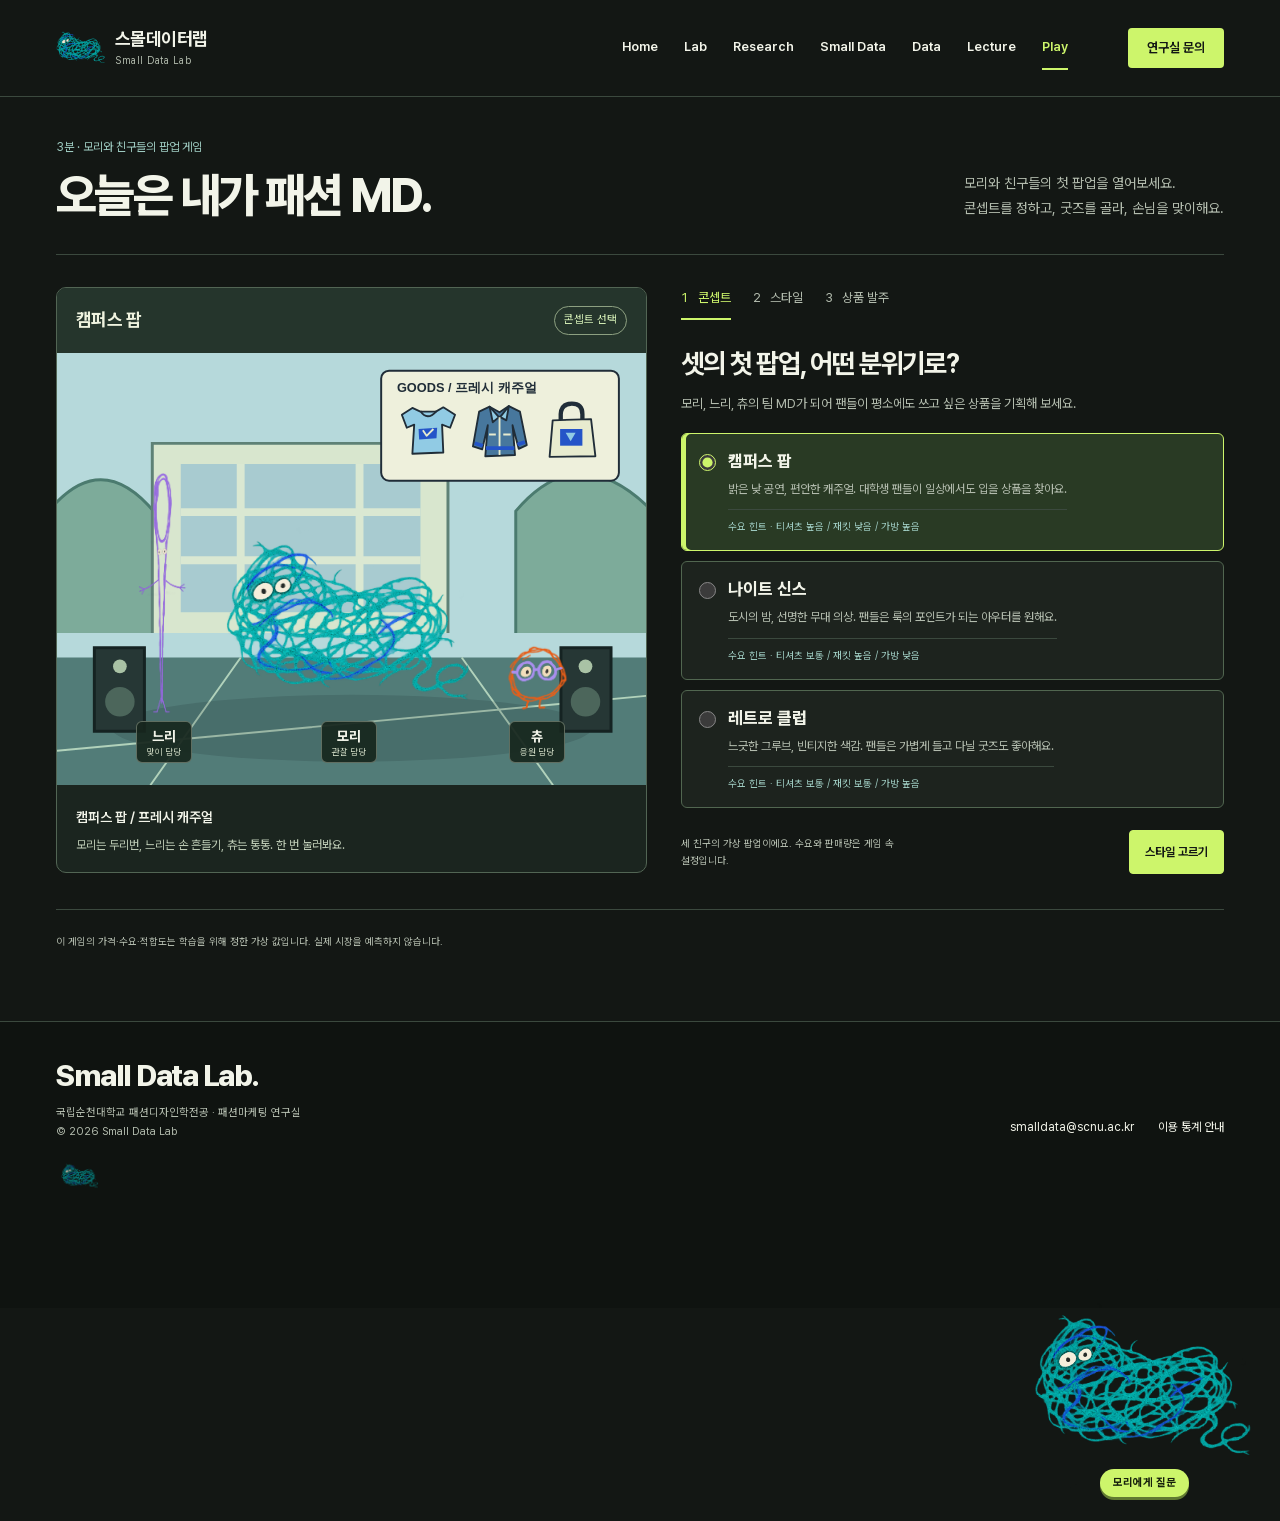
<file: play.html>
<!doctype html>
<html lang="ko">
<head>
<meta charset="utf-8">
<meta name="viewport" content="width=device-width, initial-scale=1, viewport-fit=cover">
<meta name="theme-color" content="#131714">
<meta name="color-scheme" content="dark">
<title>패션 MD 게임 · 스몰데이터랩</title>
<meta name="description" content="모리와 친구들의 첫 팝업을 열어보세요. 콘셉트와 굿즈 스타일을 정하고 100만원으로 상품을 발주하는 짧은 패션 MD 게임.">
<link rel="stylesheet" href="styles.css">
<link rel="stylesheet" href="game.css?v=20261122-friends-game">
<link rel="stylesheet" href="game-visuals.css?v=20261122-friends-game">
<link rel="icon" type="image/png" href="favicon.png?v=20261120-teal2">
</head>
<body class="md-play">
<a class="skip" href="#main">본문으로 건너뛰기</a>
<header class="site-head"><div class="wrap bar"><a class="brand" href="index.html" aria-label="스몰데이터랩 홈"><svg class="brand-mori" viewBox="0 220 1254 900" width="50" height="36" aria-hidden="true" focusable="false"><image href="assets/momo-knot-teal.png" width="1254" height="1254"/></svg><span><b>스몰데이터랩</b><small>Small Data Lab</small></span></a><button class="menu-toggle" type="button" aria-expanded="false" aria-controls="site-nav">메뉴</button><nav id="site-nav" class="site-nav" aria-label="주 메뉴"><a href="index.html">Home</a><a href="lab.html">Lab</a><a href="research.html">Research</a><a href="smalldata/">Small Data</a><a href="data.html">Data</a><a href="lecture.html">Lecture</a><a href="play.html" aria-current="page">Play</a></nav><a class="nav-contact" href="mailto:smalldata@scnu.ac.kr">연구실 문의</a></div></header>
<main id="main" class="wrap md-page">
<header class="md-intro"><div><p>3분 · 모리와 친구들의 팝업 게임</p><h1>오늘은 내가 패션 MD.</h1></div><p class="md-dek">모리와 친구들의 첫 팝업을 열어보세요.<br>콘셉트를 정하고, 굿즈를 골라, 손님을 맞이해요.</p></header>
<noscript><p class="md-notice">게임을 하려면 JavaScript를 켜 주세요. <a href="data.html">칼럼과 데이터 읽기</a></p></noscript>
<div class="md-workbench">
<aside class="md-board" id="md-board" tabindex="-1" aria-label="모리와 친구들, 선택한 콘셉트와 굿즈 미리보기">
<div class="md-board-head"><strong data-scene-name>캠퍼스 팝</strong><span data-scene-phase>콘셉트 선택</span></div>
<div class="md-scene"><div data-scene-stage></div></div>
<div class="md-board-caption"><strong data-scene-style>캠퍼스 팝 / 프레시 캐주얼</strong><p data-scene-hint>친구들을 한 번 눌러봐요. 저마다 다르게 인사해요.</p><p class="sr-only" role="status" data-scene-announcement></p><button class="md-preview-return" type="button" data-preview-return>선택으로 돌아가기 <span aria-hidden="true">↓</span></button></div>
<div class="md-rack" hidden>
<div class="md-rack-item"><span data-stock-product></span><div><b>티셔츠</b><small data-stock-label>진열 수량</small><strong data-stock-count>0개</strong></div><span class="md-stock-bar"><i data-stock-fill></i></span></div>
<div class="md-rack-item"><span data-stock-product></span><div><b>재킷</b><small data-stock-label>진열 수량</small><strong data-stock-count>0개</strong></div><span class="md-stock-bar"><i data-stock-fill></i></span></div>
<div class="md-rack-item"><span data-stock-product></span><div><b>가방</b><small data-stock-label>진열 수량</small><strong data-stock-count>0개</strong></div><span class="md-stock-bar"><i data-stock-fill></i></span></div>
</div><p class="md-board-outcome" data-scene-outcome hidden></p>
</aside>
<form id="md-game" class="md-game" novalidate hidden>
<ol class="md-progress" aria-label="진행 단계"><li data-progress="1" aria-current="step"><span>1</span>콘셉트</li><li data-progress="2"><span>2</span>스타일</li><li data-progress="3"><span>3</span>상품 발주</li></ol>
<section class="md-step" data-step="1" aria-labelledby="md-step-1">
<h2 id="md-step-1" tabindex="-1">셋의 첫 팝업, 어떤 분위기로?</h2><p class="md-help">모리, 느리, 츄의 팀 MD가 되어 팬들이 평소에도 쓰고 싶은 상품을 기획해 보세요.</p>
<fieldset class="md-choices"><legend class="sr-only">팝업 콘셉트 선택</legend>
<label class="md-choice"><input type="radio" name="concept" value="campus" checked><span class="md-choice-body"><strong>캠퍼스 팝</strong><span>밝은 낮 공연, 편안한 캐주얼. 대학생 팬들이 일상에서도 입을 상품을 찾아요.</span><small>수요 힌트 · 티셔츠 높음 / 재킷 낮음 / 가방 높음</small></span></label>
<label class="md-choice"><input type="radio" name="concept" value="night"><span class="md-choice-body"><strong>나이트 신스</strong><span>도시의 밤, 선명한 무대 의상. 팬들은 룩의 포인트가 되는 아우터를 원해요.</span><small>수요 힌트 · 티셔츠 보통 / 재킷 높음 / 가방 낮음</small></span></label>
<label class="md-choice"><input type="radio" name="concept" value="retro"><span class="md-choice-body"><strong>레트로 클럽</strong><span>느긋한 그루브, 빈티지한 색감. 팬들은 가볍게 들고 다닐 굿즈도 좋아해요.</span><small>수요 힌트 · 티셔츠 보통 / 재킷 보통 / 가방 높음</small></span></label>
</fieldset>
<button class="md-preview-jump" type="button" data-preview-scene>선택한 무대 확인 <span aria-hidden="true">↑</span></button>
<div class="md-actions"><span class="md-small">세 친구의 가상 팝업이에요. 수요와 판매량은 게임 속 설정입니다.</span><button class="md-primary" type="button" data-next>스타일 고르기</button></div>
</section>
<section class="md-step" data-step="2" aria-labelledby="md-step-2" hidden>
<h2 id="md-step-2" tabindex="-1">이 분위기, 굿즈에 담아볼까요?</h2><p class="md-help" data-concept-summary></p>
<fieldset class="md-choices"><legend class="sr-only">굿즈 스타일 선택</legend>
<label class="md-choice"><input type="radio" name="style" value="fresh" checked><span class="md-choice-body"><span class="md-swatches" aria-hidden="true"><i style="--swatch:#91BCDF"></i><i style="--swatch:#496B8A"></i><i style="--swatch:#E5DFCE"></i></span><strong>프레시 캐주얼</strong><span>하늘색 티셔츠, 데님, 캔버스 소재. 밝고 편하게 매일 입는 룩.</span></span></label>
<label class="md-choice"><input type="radio" name="style" value="chrome"><span class="md-choice-body"><span class="md-swatches" aria-hidden="true"><i style="--swatch:#34383E"></i><i style="--swatch:#B5BDC7"></i><i style="--swatch:#4E4C80"></i></span><strong>크롬 스트리트</strong><span>검은 재킷, 실버 디테일, 짙은 인디고. 무대에서 눈에 들어오는 룩.</span></span></label>
<label class="md-choice"><input type="radio" name="style" value="vintage"><span class="md-choice-body"><span class="md-swatches" aria-hidden="true"><i style="--swatch:#A5B96D"></i><i style="--swatch:#D79058"></i><i style="--swatch:#DDCDA7"></i></span><strong>빈티지 믹스</strong><span>올리브와 오렌지, 워싱 질감, 에크루. 오래 입은 듯 자연스러운 룩.</span></span></label>
</fieldset>
<button class="md-preview-jump" type="button" data-preview-scene>선택한 굿즈 스타일 확인 <span aria-hidden="true">↑</span></button>
<div class="md-actions"><button class="md-secondary" type="button" data-back>콘셉트 다시 보기</button><button class="md-primary" type="button" data-next>상품 수량 정하기</button></div>
</section>
<section class="md-step" data-step="3" aria-labelledby="md-step-3" hidden>
<h2 id="md-step-3" tabindex="-1">100만원, 어디에 쓸까요?</h2><p class="md-help" data-order-summary></p>
<div class="md-budget" aria-live="polite" aria-atomic="true"><span>남은 발주 예산 <strong id="md-budget-left">1,000,000원</strong></span><span>발주 금액 <b id="md-cost">0원</b></span></div>
<div class="md-products" id="md-products"></div>
<p id="md-order-error" class="md-error" role="status"></p>
<p class="md-small">수량은 직접 입력하거나 5개씩 조절할 수 있어요. 발주를 많이 해도 수요를 넘으면 재고가 남습니다.</p>
<button class="md-preview-jump" type="button" data-preview-scene>팝업 진열 확인 <span aria-hidden="true">↑</span></button>
<div class="md-actions"><button class="md-secondary" type="button" data-back>스타일 바꾸기</button><button class="md-primary" id="md-launch" type="submit">팝업 스토어 열기</button></div>
</section>
</form>
<section class="md-selling" id="md-selling" aria-labelledby="md-sale-title" hidden><p class="md-small">모리와 친구들 팝업 · 영업 중</p><h2 id="md-sale-title">첫 손님이 왔어요!</h2><p>느리는 손님을 맞이하고, 모리는 찬찬히 살펴봐요. 츄는 옆에서 응원 중!</p><dl><div><dt>판매 수량</dt><dd data-sale-sold>0개</dd></div><div><dt>현재 매출</dt><dd data-sale-revenue>0원</dd></div></dl><label for="md-sale-progress">오늘의 영업 진행</label><progress id="md-sale-progress" max="100" value="0"></progress><button class="md-secondary" type="button" data-skip-sale>결과 바로 보기</button></section>
<section id="md-result" class="md-result" aria-labelledby="md-result-title" hidden>
<div class="md-result-top"><div><p class="md-small" id="md-result-concept"></p><h2 id="md-result-title" tabindex="-1"></h2><p id="md-result-summary"></p></div><div class="md-score"><strong id="md-score">0</strong><span>/ 100점</span></div></div>
<dl class="md-totals"><div><dt>매출</dt><dd id="md-revenue"></dd></div><div><dt>발주 원가</dt><dd id="md-result-cost"></dd></div><div><dt>모의 손익</dt><dd id="md-profit"></dd></div><div><dt>판매율</dt><dd id="md-sellthrough"></dd></div></dl>
<div class="md-table-wrap"><table class="md-result-table"><caption>상품별 판매 결과</caption><thead><tr><th scope="col">상품</th><th scope="col">발주</th><th scope="col">수요</th><th scope="col">판매</th><th scope="col">남은 재고</th></tr></thead><tbody id="md-result-rows"></tbody></table></div>
<ul class="md-feedback" id="md-feedback"></ul>
<details class="md-calculation"><summary>점수와 판매 수량은 어떻게 정했나요?</summary><p>콘셉트별로 정해 둔 가상 수요에 스타일 적합도를 곱하고 소수점을 버립니다. 실제 판매 수량은 발주 수량과 가상 수요 중 작은 값입니다. 같은 선택은 항상 같은 결과가 나옵니다.</p><p>모의 손익 = 매출 − 발주한 모든 상품의 원가. 팔리지 않은 재고도 원가에 포함합니다. 임대료·인건비·세금·배송비와 재고 처분 수입은 반영하지 않습니다.</p><p id="md-score-formula"></p><p>점수는 이 게임 안에서의 비교값이며, 실제 판매 전망이나 MD 역량 평가가 아닙니다.</p></details>
<div class="md-actions"><button type="button" class="md-primary" id="md-restart">다시 기획하기</button><a class="md-secondary" href="data.html">실제 칼럼과 데이터 읽기</a></div>
</section>
</div>
<p class="md-disclaimer">이 게임의 가격·수요·적합도는 학습을 위해 정한 가상 값입니다. 실제 시장을 예측하지 않습니다.</p>
</main>
<footer class="site-foot"><div class="wrap footer-grid"><div><a class="footer-name" href="index.html">Small Data Lab.</a><p>국립순천대학교 패션디자인학전공 · 패션마케팅 연구실<br>© 2026 Small Data Lab</p></div><div class="footer-links"><a href="mailto:smalldata@scnu.ac.kr">smalldata@scnu.ac.kr</a><a href="privacy.html">이용 통계 안내</a></div></div></footer>
<script src="site.js" defer></script>
<script src="analytics.js" defer></script>
<script src="characters.js?v=20261122-motion" defer></script>
<script src="game-visuals.js?v=20261122-friends-game" defer></script>
<script src="game.js?v=20261122-friends-game" defer></script>
<script src="chatbot.js?v=20261121-friends" defer></script>
<script src="friends.js?v=20261122-motion" defer></script>
</body>
</html>
</file>
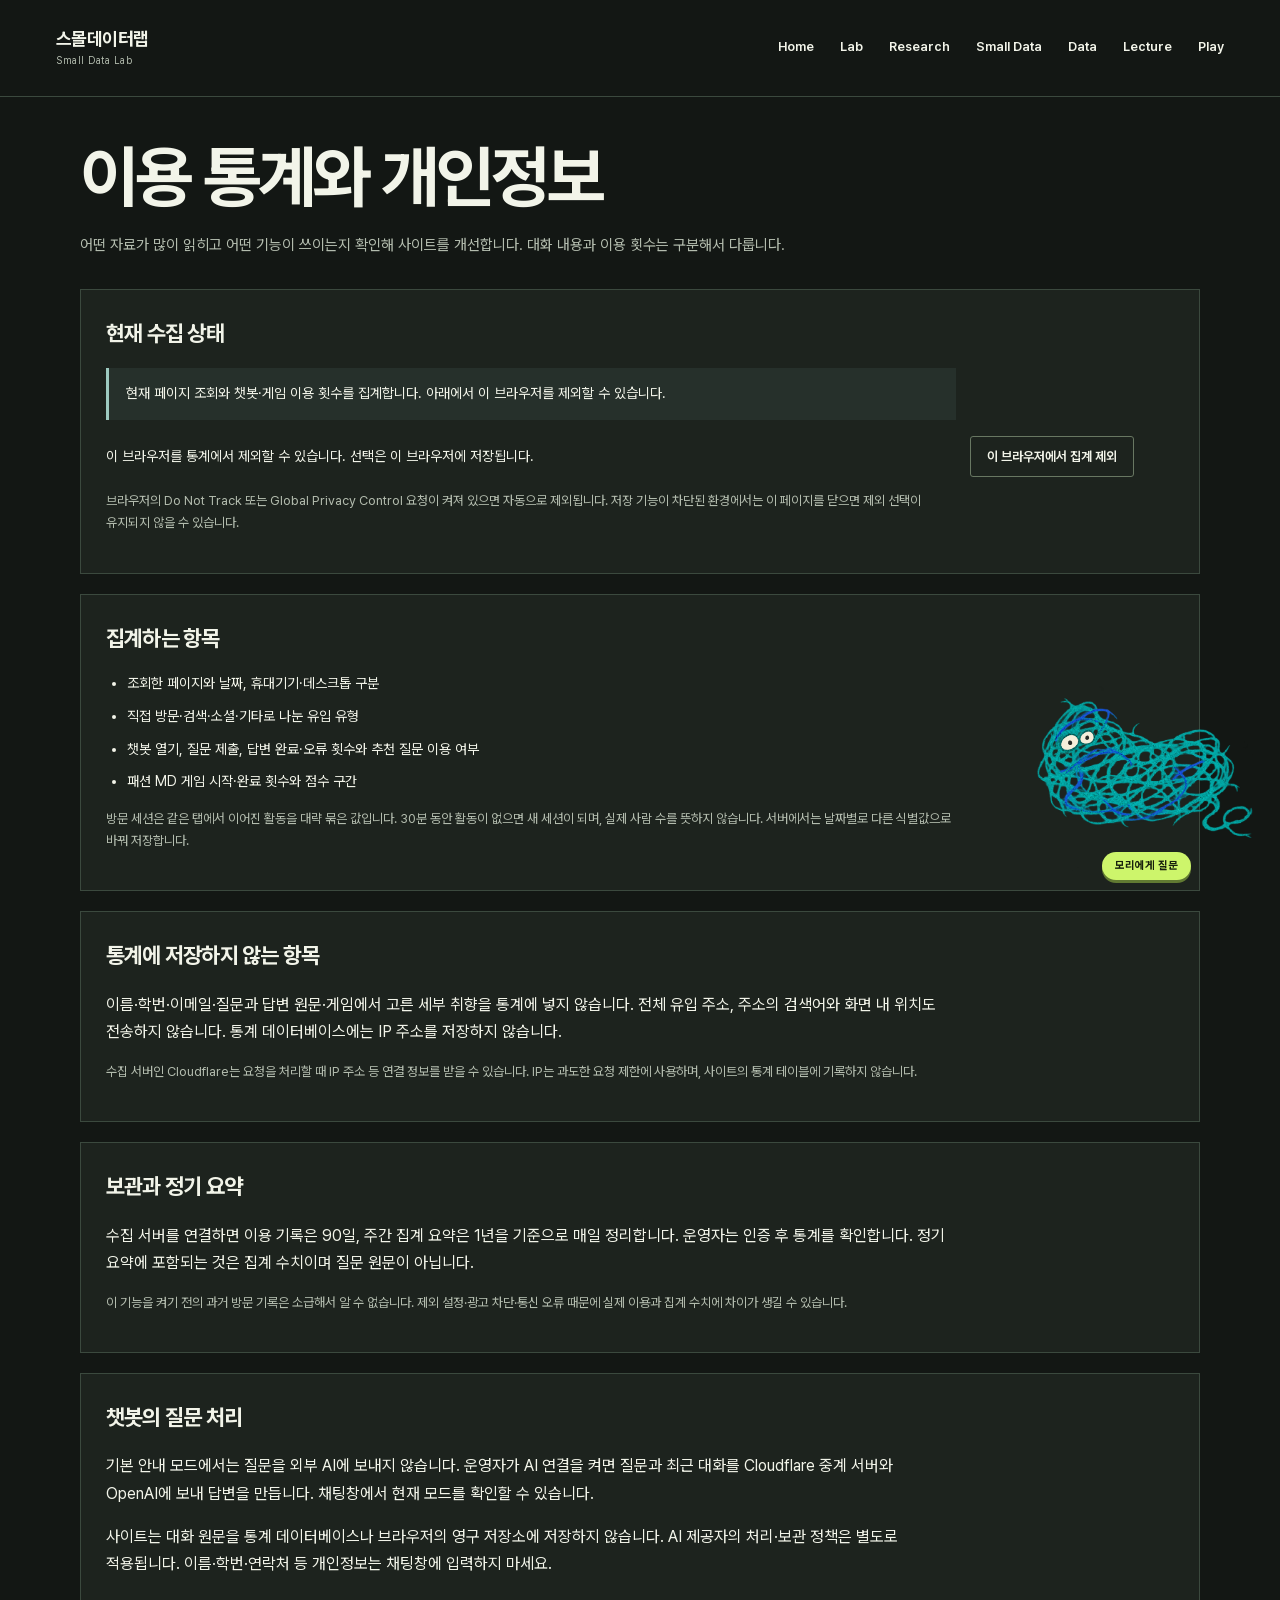
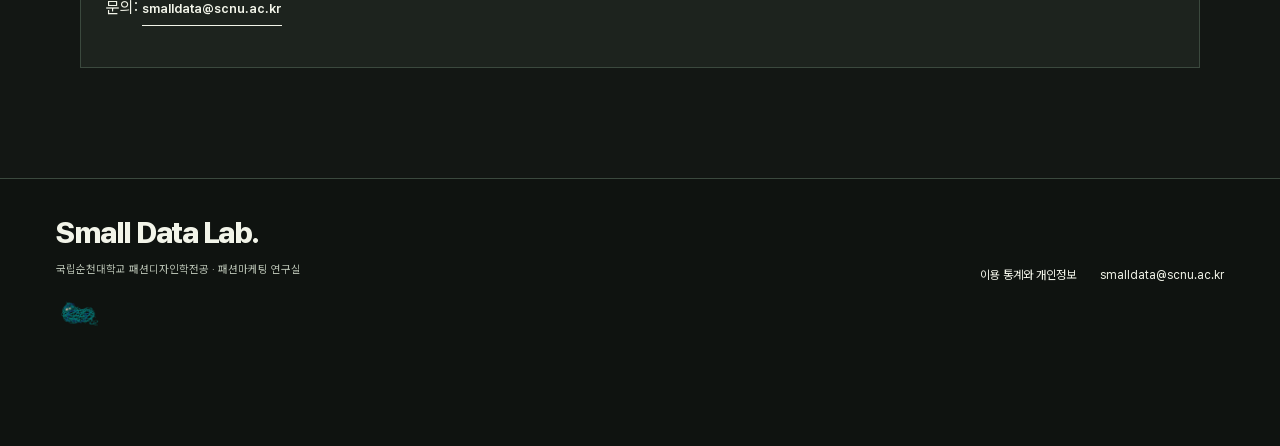
<file: privacy.html>
<!doctype html>
<html lang="ko"><head><meta charset="utf-8"><meta name="viewport" content="width=device-width, initial-scale=1, viewport-fit=cover"><meta name="theme-color" content="#131714"><meta name="color-scheme" content="dark"><meta name="robots" content="index,follow"><title>이용 통계와 개인정보 · 스몰데이터랩</title><link rel="stylesheet" href="styles.css"><link rel="stylesheet" href="stats.css"><link rel="icon" type="image/png" href="favicon.png?v=20261120-teal2">
</head><body><a class="skip" href="#main">본문으로 건너뛰기</a><header class="site-head"><div class="wrap bar"><a class="brand" href="index.html"><span><b>스몰데이터랩</b><small>Small Data Lab</small></span></a><button class="menu-toggle" type="button" aria-expanded="false" aria-controls="site-nav">메뉴</button><nav id="site-nav" class="site-nav" aria-label="주 메뉴"><a href="index.html">Home</a><a href="lab.html">Lab</a><a href="research.html">Research</a><a href="smalldata/">Small Data</a><a href="data.html">Data</a><a href="lecture.html">Lecture</a><a href="play.html">Play</a></nav></div></header><main id="main" class="wrap utility-main"><h1>이용 통계와 개인정보</h1><p class="utility-lead">어떤 자료가 많이 읽히고 어떤 기능이 쓰이는지 확인해 사이트를 개선합니다. 대화 내용과 이용 횟수는 구분해서 다룹니다.</p>
<section class="utility-panel"><h2>현재 수집 상태</h2><p class="utility-status" data-privacy-status role="status">집계 설정을 확인하고 있습니다.</p><div class="privacy-setting"><p>이 브라우저를 통계에서 제외할 수 있습니다. 선택은 이 브라우저에 저장됩니다.</p><button class="utility-button secondary" type="button" data-privacy-toggle disabled>이 브라우저에서 집계 제외</button></div><p class="utility-muted">브라우저의 Do Not Track 또는 Global Privacy Control 요청이 켜져 있으면 자동으로 제외됩니다. 저장 기능이 차단된 환경에서는 이 페이지를 닫으면 제외 선택이 유지되지 않을 수 있습니다.</p><noscript><p>JavaScript가 꺼져 있어 이용 통계가 전송되지 않습니다.</p></noscript></section>
<section class="utility-panel"><h2>집계하는 항목</h2><ul class="privacy-list"><li>조회한 페이지와 날짜, 휴대기기·데스크톱 구분</li><li>직접 방문·검색·소셜·기타로 나눈 유입 유형</li><li>챗봇 열기, 질문 제출, 답변 완료·오류 횟수와 추천 질문 이용 여부</li><li>패션 MD 게임 시작·완료 횟수와 점수 구간</li></ul><p class="utility-muted">방문 세션은 같은 탭에서 이어진 활동을 대략 묶은 값입니다. 30분 동안 활동이 없으면 새 세션이 되며, 실제 사람 수를 뜻하지 않습니다. 서버에서는 날짜별로 다른 식별값으로 바꿔 저장합니다.</p></section>
<section class="utility-panel"><h2>통계에 저장하지 않는 항목</h2><p>이름·학번·이메일·질문과 답변 원문·게임에서 고른 세부 취향을 통계에 넣지 않습니다. 전체 유입 주소, 주소의 검색어와 화면 내 위치도 전송하지 않습니다. 통계 데이터베이스에는 IP 주소를 저장하지 않습니다.</p><p class="utility-muted">수집 서버인 Cloudflare는 요청을 처리할 때 IP 주소 등 연결 정보를 받을 수 있습니다. IP는 과도한 요청 제한에 사용하며, 사이트의 통계 테이블에 기록하지 않습니다.</p></section>
<section class="utility-panel"><h2>보관과 정기 요약</h2><p>수집 서버를 연결하면 이용 기록은 90일, 주간 집계 요약은 1년을 기준으로 매일 정리합니다. 운영자는 인증 후 통계를 확인합니다. 정기 요약에 포함되는 것은 집계 수치이며 질문 원문이 아닙니다.</p><p class="utility-muted">이 기능을 켜기 전의 과거 방문 기록은 소급해서 알 수 없습니다. 제외 설정·광고 차단·통신 오류 때문에 실제 이용과 집계 수치에 차이가 생길 수 있습니다.</p></section>
<section class="utility-panel"><h2>챗봇의 질문 처리</h2><p>기본 안내 모드에서는 질문을 외부 AI에 보내지 않습니다. 운영자가 AI 연결을 켜면 질문과 최근 대화를 Cloudflare 중계 서버와 OpenAI에 보내 답변을 만듭니다. 채팅창에서 현재 모드를 확인할 수 있습니다.</p><p>사이트는 대화 원문을 통계 데이터베이스나 브라우저의 영구 저장소에 저장하지 않습니다. AI 제공자의 처리·보관 정책은 별도로 적용됩니다. 이름·학번·연락처 등 개인정보는 채팅창에 입력하지 마세요.</p><p>문의: <a class="text-link" href="mailto:smalldata@scnu.ac.kr">smalldata@scnu.ac.kr</a></p></section></main><footer class="site-foot"><div class="wrap footer-grid"><div><a class="footer-name" href="index.html">Small Data Lab.</a><p>국립순천대학교 패션디자인학전공 · 패션마케팅 연구실</p></div><div class="footer-links"><a href="privacy.html">이용 통계와 개인정보</a><a href="mailto:smalldata@scnu.ac.kr">smalldata@scnu.ac.kr</a></div></div></footer><script src="site.js" defer></script><script src="analytics.js" defer></script><script src="privacy.js" defer></script><script src="chatbot.js?v=20261121-friends" defer></script><script src="characters.js?v=20261122-motion" defer></script>
<script src="friends.js?v=20261122-motion" defer></script>
</body></html>
</file>
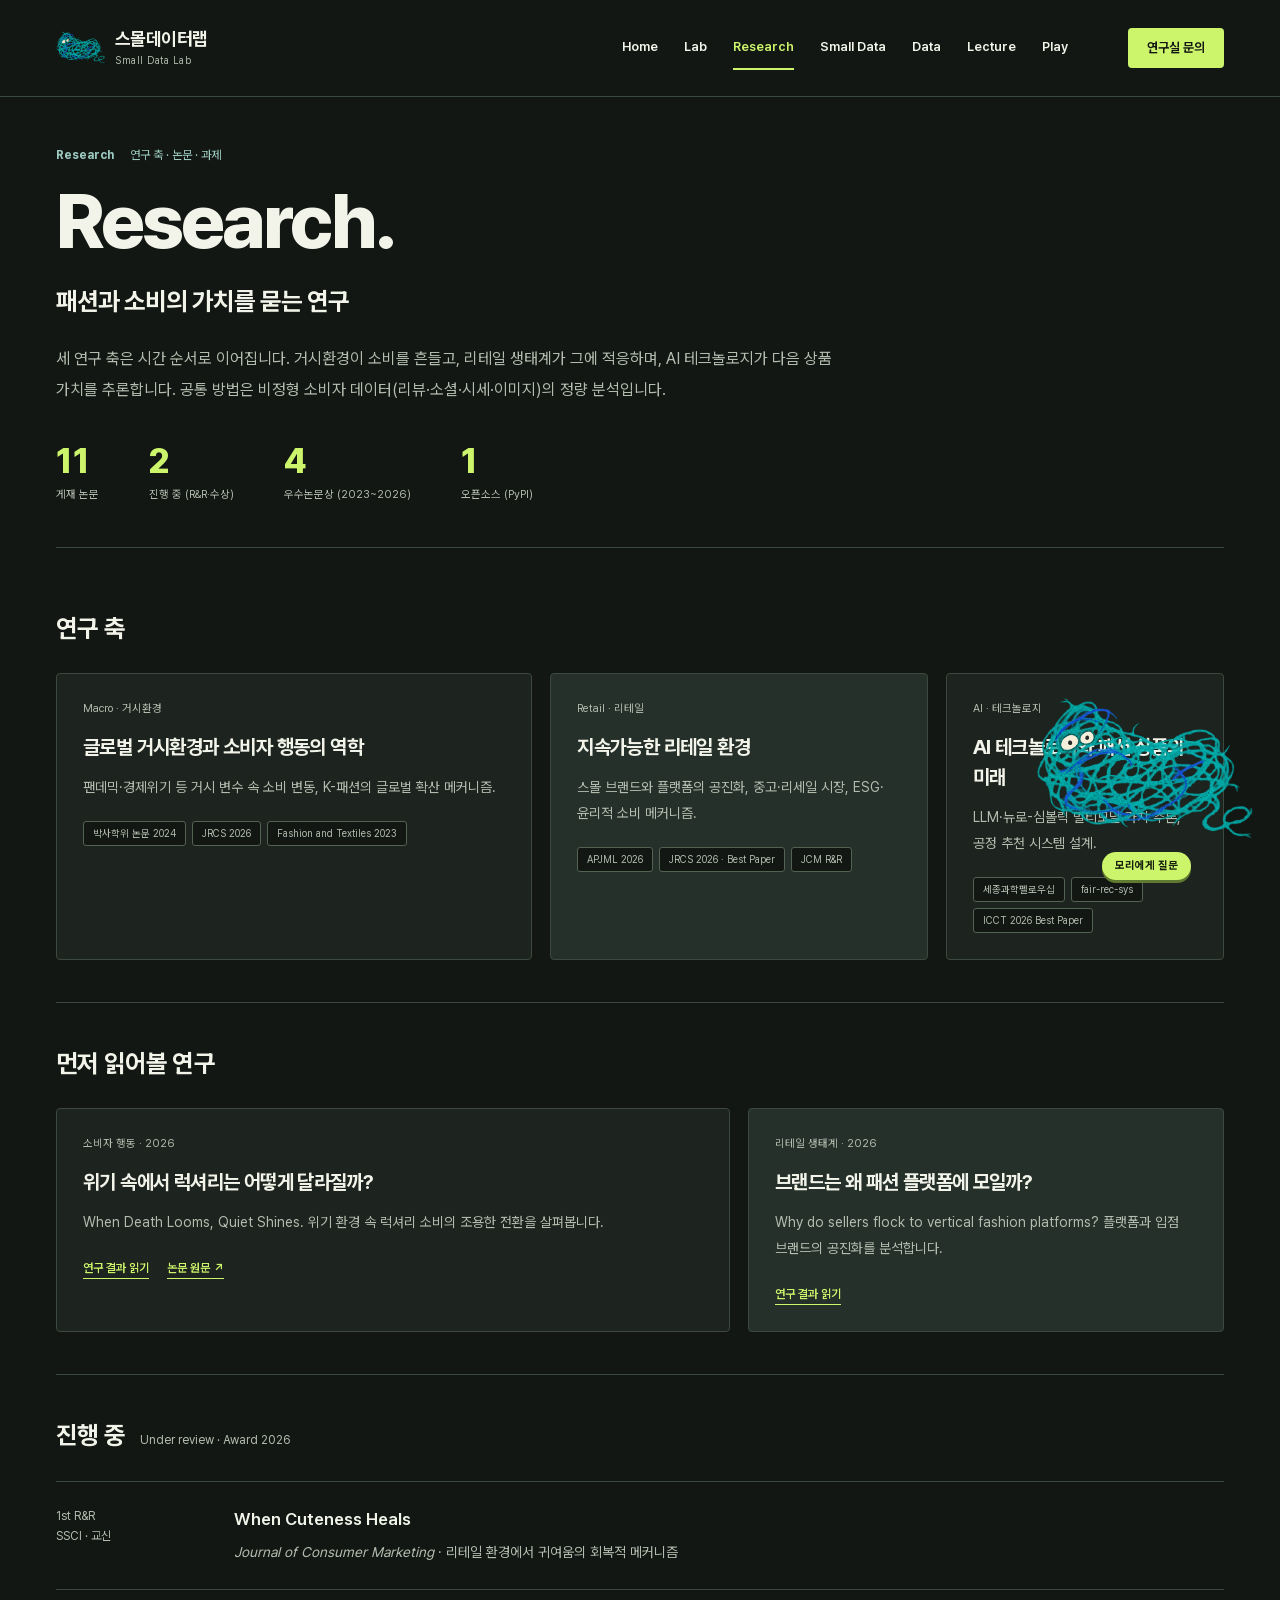
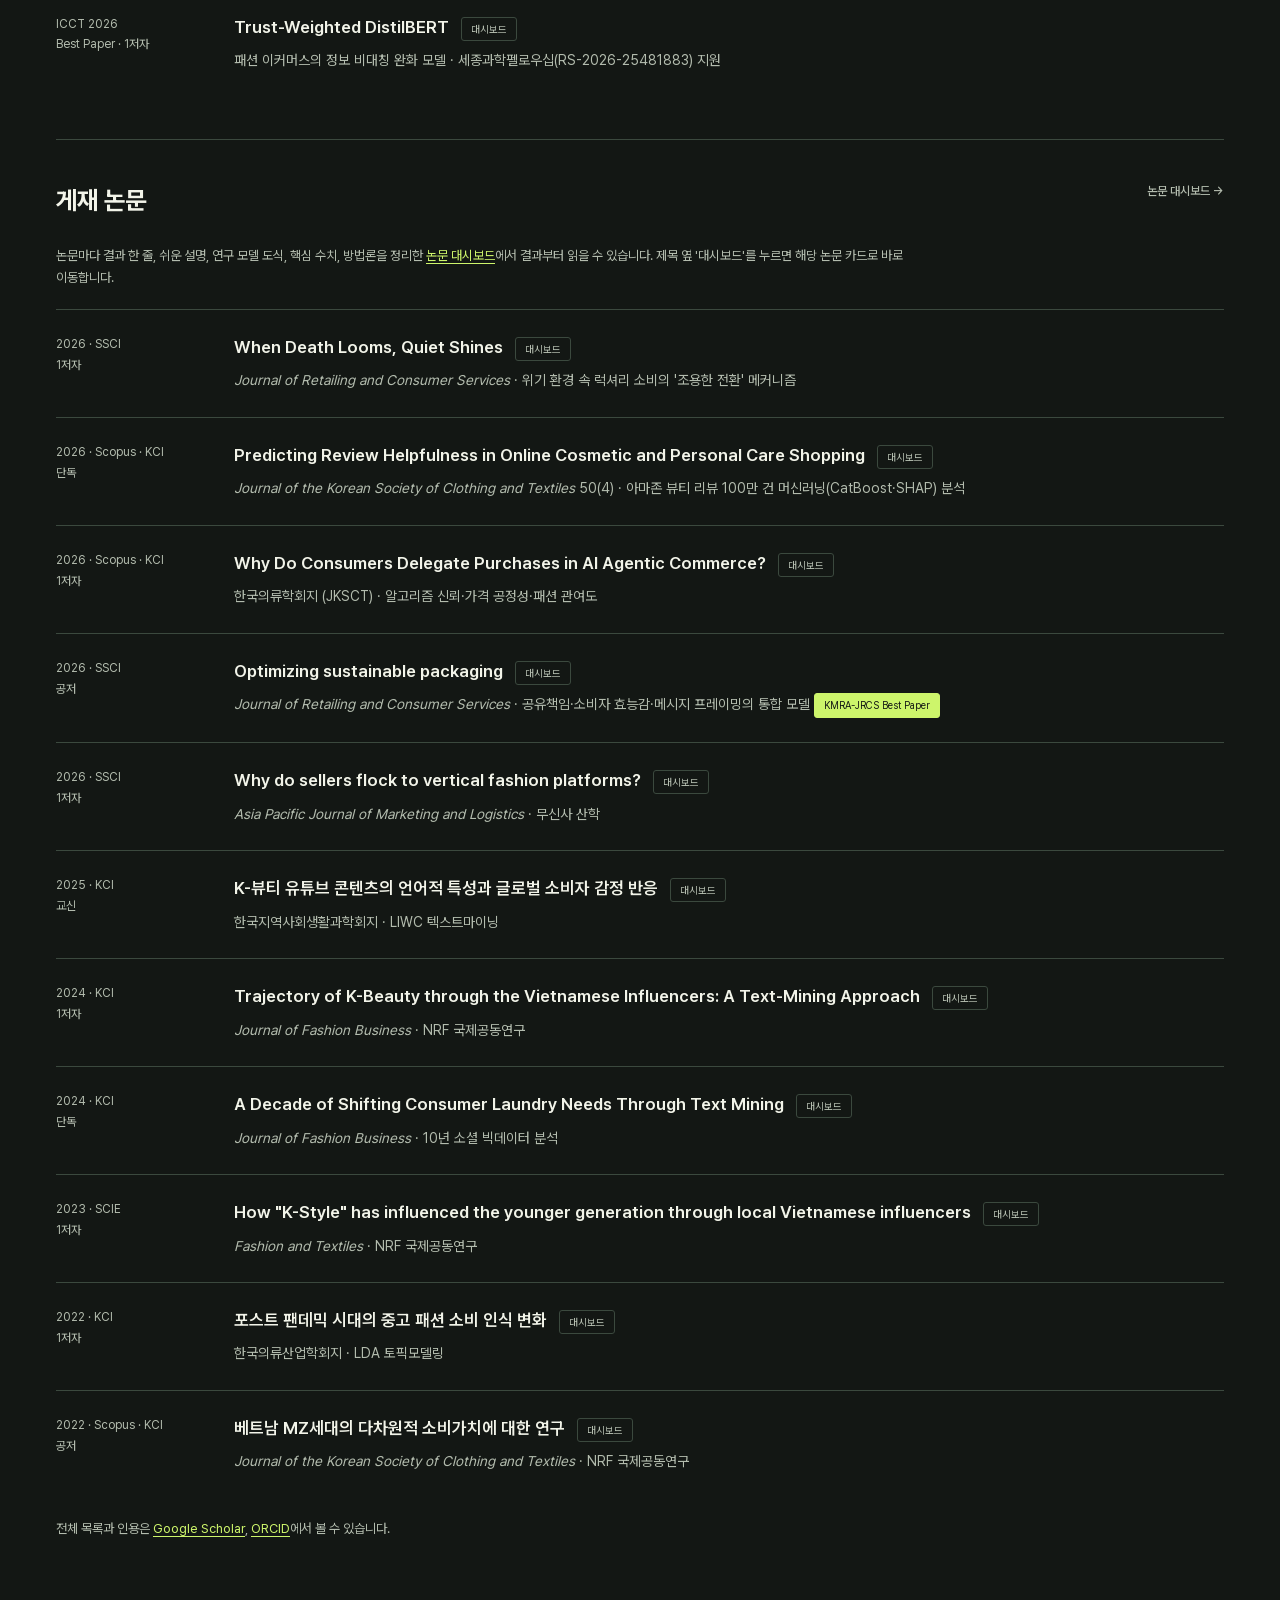
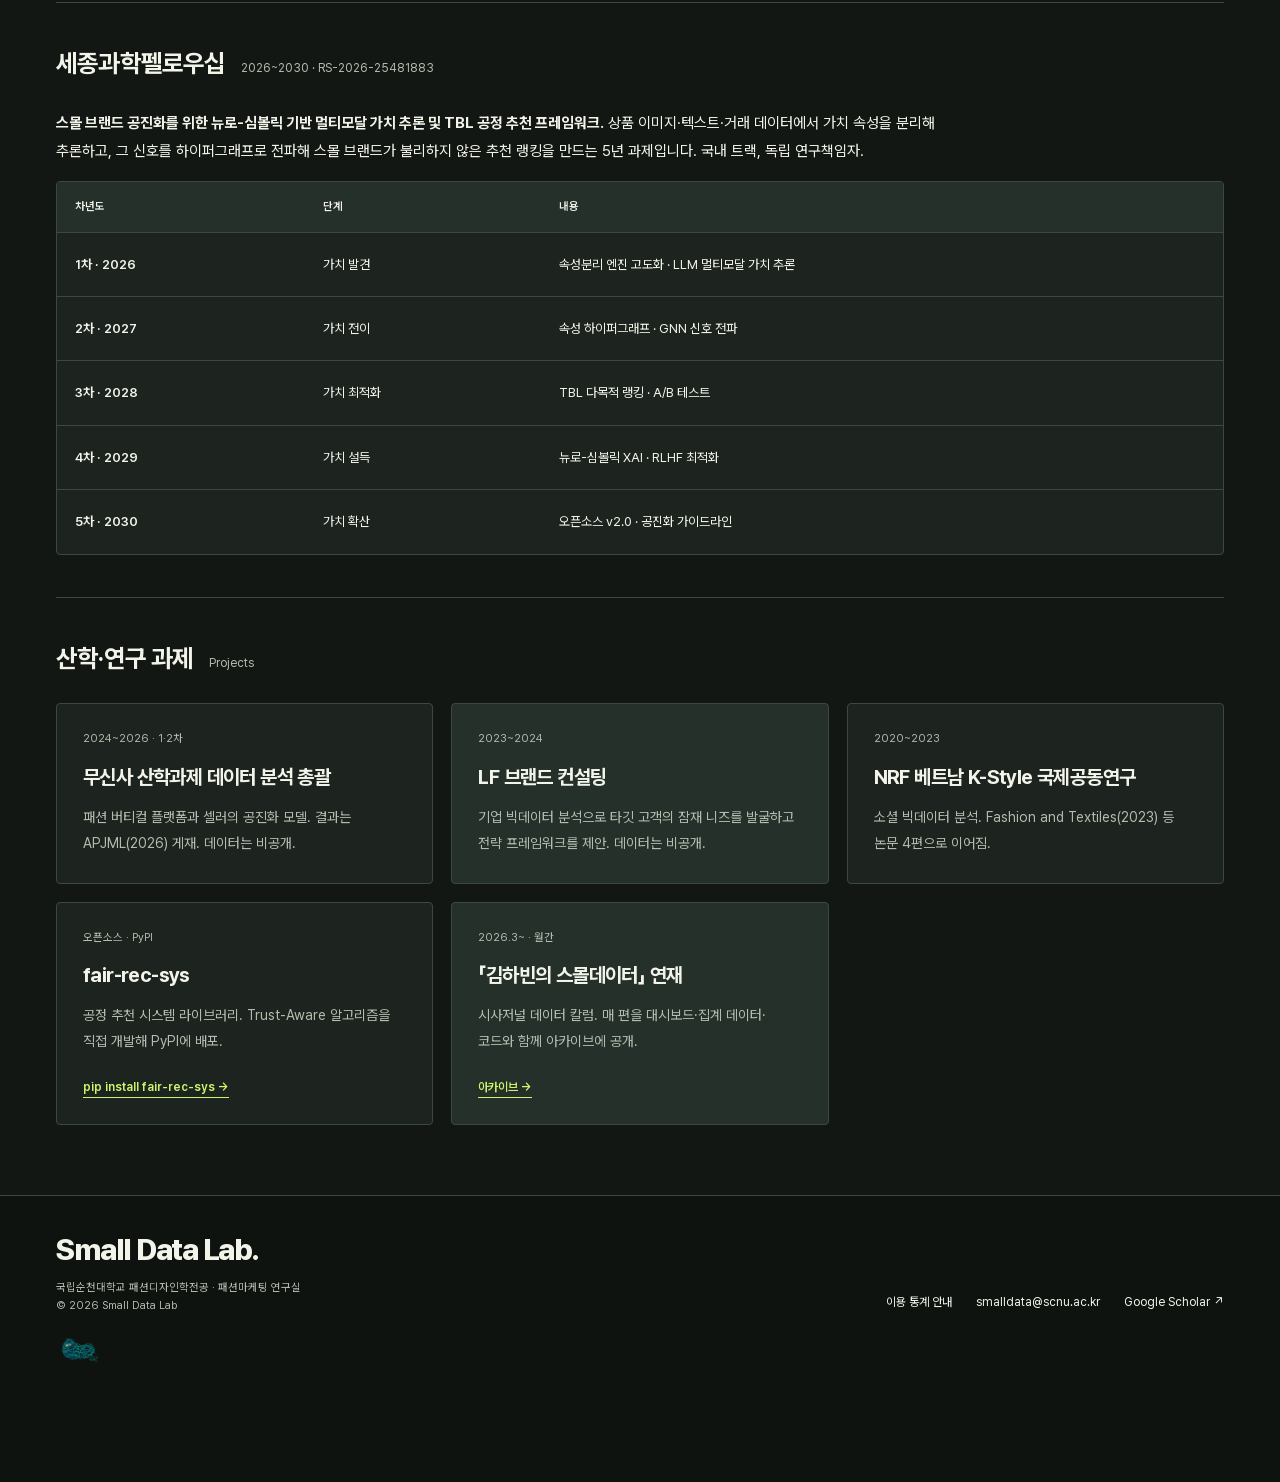
<file: research.html>
<!doctype html>
<html lang="ko">
<head>
<meta charset="utf-8">
<meta name="viewport" content="width=device-width, initial-scale=1, viewport-fit=cover">
<meta name="theme-color" content="#131714">
<title>Research · 스몰데이터랩</title>
<meta name="description" content="스몰데이터랩의 세 연구 축, 게재 논문, 진행 중 연구, 산학·연구 과제, 세종과학펠로우십 5개년 로드맵.">
<link rel="stylesheet" href="styles.css">
<link rel="icon" type="image/png" href="favicon.png?v=20261120-teal2">
<script src="analytics.js" defer></script>
<meta name="color-scheme" content="dark">
</head>
<body>
<a class="skip" href="#main">본문으로 건너뛰기</a><header class="site-head"><div class="wrap bar"><a class="brand" href="index.html" aria-label="스몰데이터랩 홈"><svg class="brand-mori" viewBox="0 220 1254 900" width="50" height="36" aria-hidden="true" focusable="false"><image href="assets/momo-knot-teal.png" width="1254" height="1254"/></svg><span><b>스몰데이터랩</b><small>Small Data Lab</small></span></a><button class="menu-toggle" type="button" aria-expanded="false" aria-controls="site-nav">메뉴</button><nav id="site-nav" class="site-nav" aria-label="주 메뉴"><a href="index.html">Home</a><a href="lab.html">Lab</a><a href="research.html" aria-current="page">Research</a><a href="smalldata/">Small Data</a><a href="data.html">Data</a><a href="lecture.html">Lecture</a><a href="play.html">Play</a></nav><a class="nav-contact" href="mailto:smalldata@scnu.ac.kr">연구실 문의</a></div></header>
<main id="main" class="wrap content-page">
<header class="page-hero">
  <div class="eyebrow"><b>Research</b><span>연구 축 · 논문 · 과제</span></div>
  <h1>Research.<small>패션과 소비의 가치를 묻는 연구</small></h1>
  <p class="dek">세 연구 축은 시간 순서로 이어집니다. 거시환경이 소비를 흔들고, 리테일 생태계가 그에 적응하며, AI 테크놀로지가 다음 상품 가치를 추론합니다. 공통 방법은 비정형 소비자 데이터(리뷰·소셜·시세·이미지)의 정량 분석입니다.</p>
  <div class="stats">
    <div><b>11</b>게재 논문</div>
    <div><b>2</b>진행 중 (R&amp;R·수상)</div>
    <div><b>4</b>우수논문상 (2023~2026)</div>
    <div><b>1</b>오픈소스 (PyPI)</div>
  </div>
</header>

<section>
  <h2>연구 축</h2>
  <div class="cards">
    <article class="card axis">
      <div class="no">Macro · 거시환경</div>
      <h3>글로벌 거시환경과 소비자 행동의 역학</h3>
      <p>팬데믹·경제위기 등 거시 변수 속 소비 변동, K-패션의 글로벌 확산 메커니즘.</p>
      <div class="chips"><span>박사학위 논문 2024</span><span>JRCS 2026</span><span>Fashion and Textiles 2023</span></div>
    </article>
    <article class="card axis">
      <div class="no">Retail · 리테일</div>
      <h3>지속가능한 리테일 환경</h3>
      <p>스몰 브랜드와 플랫폼의 공진화, 중고·리세일 시장, ESG·윤리적 소비 메커니즘.</p>
      <div class="chips"><span>APJML 2026</span><span>JRCS 2026 · Best Paper</span><span>JCM R&amp;R</span></div>
    </article>
    <article class="card axis">
      <div class="no">AI · 테크놀로지</div>
      <h3>AI 테크놀로지와 패션 상품의 미래</h3>
      <p>LLM·뉴로-심볼릭 멀티모달 가치 추론, 공정 추천 시스템 설계.</p>
      <div class="chips"><span>세종과학펠로우십</span><span>fair-rec-sys</span><span>ICCT 2026 Best Paper</span></div>
    </article>
  </div>
</section>

<section><h2>먼저 읽어볼 연구</h2><div class="cards two"><article class="card"><div class="mo">소비자 행동 · 2026</div><h3>위기 속에서 럭셔리는 어떻게 달라질까?</h3><p>When Death Looms, Quiet Shines. 위기 환경 속 럭셔리 소비의 조용한 전환을 살펴봅니다.</p><div class="links"><a href="papers.html#p-quiet_luxury">연구 결과 읽기</a><a href="https://doi.org/10.1016/j.jretconser.2026.104912" target="_blank" rel="noopener noreferrer">논문 원문 ↗</a></div></article><article class="card"><div class="mo">리테일 생태계 · 2026</div><h3>브랜드는 왜 패션 플랫폼에 모일까?</h3><p>Why do sellers flock to vertical fashion platforms? 플랫폼과 입점 브랜드의 공진화를 분석합니다.</p><div class="links"><a href="papers.html#p-sellers">연구 결과 읽기</a></div></article></div></section><section>
  <h2>진행 중 <small>Under review · Award 2026</small></h2>
  <ul class="list">
    <li><span class="k">1st R&amp;R<br>SSCI · 교신</span><div><div class="t">When Cuteness Heals</div><div class="d"><em>Journal of Consumer Marketing</em> · 리테일 환경에서 귀여움의 회복적 메커니즘</div></div></li>
    <li><span class="k">ICCT 2026<br>Best Paper · 1저자</span><div><div class="t">Trust-Weighted DistilBERT <a class="tag" href="./papers.html#p-distilbert">대시보드</a></div><div class="d">패션 이커머스의 정보 비대칭 완화 모델 · 세종과학펠로우십(RS-2026-25481883) 지원</div></div></li>
  </ul>
</section>

<section>
  <h2>게재 논문 <a class="more" href="./papers.html">논문 대시보드 →</a></h2>
  <p class="lead">논문마다 결과 한 줄, 쉬운 설명, 연구 모델 도식, 핵심 수치, 방법론을 정리한 <a href="./papers.html">논문 대시보드</a>에서 결과부터 읽을 수 있습니다. 제목 옆 '대시보드'를 누르면 해당 논문 카드로 바로 이동합니다.</p>
  <ul class="list">
    <li><span class="k">2026 · SSCI<br>1저자</span><div><div class="t"><a href="https://doi.org/10.1016/j.jretconser.2026.104912" target="_blank" rel="noopener">When Death Looms, Quiet Shines</a> <a class="tag" href="./papers.html#p-quiet_luxury">대시보드</a></div><div class="d"><em>Journal of Retailing and Consumer Services</em> · 위기 환경 속 럭셔리 소비의 '조용한 전환' 메커니즘</div></div></li>
    <li><span class="k">2026 · Scopus · KCI<br>단독</span><div><div class="t"><a href="https://doi.org/10.5850/JKSCT.2026.50.4.824" target="_blank" rel="noopener">Predicting Review Helpfulness in Online Cosmetic and Personal Care Shopping</a> <a class="tag" href="./papers.html#p-review_ml">대시보드</a></div><div class="d"><em>Journal of the Korean Society of Clothing and Textiles</em> 50(4) · 아마존 뷰티 리뷰 100만 건 머신러닝(CatBoost·SHAP) 분석</div></div></li>
    <li><span class="k">2026 · Scopus · KCI<br>1저자</span><div><div class="t">Why Do Consumers Delegate Purchases in AI Agentic Commerce? <a class="tag" href="./papers.html#p-agentic">대시보드</a></div><div class="d">한국의류학회지 (JKSCT) · 알고리즘 신뢰·가격 공정성·패션 관여도</div></div></li>
    <li><span class="k">2026 · SSCI<br>공저</span><div><div class="t"><a href="https://www.sciencedirect.com/science/article/abs/pii/S0969698926001657" target="_blank" rel="noopener">Optimizing sustainable packaging</a> <a class="tag" href="./papers.html#p-packaging">대시보드</a></div><div class="d"><em>Journal of Retailing and Consumer Services</em> · 공유책임·소비자 효능감·메시지 프레이밍의 통합 모델 <span class="tag hi">KMRA-JRCS Best Paper</span></div></div></li>
    <li><span class="k">2026 · SSCI<br>1저자</span><div><div class="t"><a href="https://www.emerald.com/apjml/article-abstract/doi/10.1108/APJML-06-2025-1241/1335290/Why-do-sellers-flock-to-vertical-fashion-platforms" target="_blank" rel="noopener">Why do sellers flock to vertical fashion platforms?</a> <a class="tag" href="./papers.html#p-sellers">대시보드</a></div><div class="d"><em>Asia Pacific Journal of Marketing and Logistics</em> · 무신사 산학</div></div></li>
    <li><span class="k">2025 · KCI<br>교신</span><div><div class="t"><a href="https://www.kci.go.kr/kciportal/ci/sereArticleSearch/ciSereArtiView.kci?sereArticleSearchBean.artiId=ART003208829" target="_blank" rel="noopener">K-뷰티 유튜브 콘텐츠의 언어적 특성과 글로벌 소비자 감정 반응</a> <a class="tag" href="./papers.html#p-kbeauty_youtube">대시보드</a></div><div class="d">한국지역사회생활과학회지 · LIWC 텍스트마이닝</div></div></li>
    <li><span class="k">2024 · KCI<br>1저자</span><div><div class="t"><a href="https://koreascience.kr/article/JAKO202405655800283.view" target="_blank" rel="noopener">Trajectory of K-Beauty through the Vietnamese Influencers: A Text-Mining Approach</a> <a class="tag" href="./papers.html#p-kbeauty_traj">대시보드</a></div><div class="d"><em>Journal of Fashion Business</em> · NRF 국제공동연구</div></div></li>
    <li><span class="k">2024 · KCI<br>단독</span><div><div class="t"><a href="https://www.kci.go.kr/kciportal/ci/sereArticleSearch/ciSereArtiView.kci?sereArticleSearchBean.artiId=ART003085705" target="_blank" rel="noopener">A Decade of Shifting Consumer Laundry Needs Through Text Mining</a> <a class="tag" href="./papers.html#p-laundry">대시보드</a></div><div class="d"><em>Journal of Fashion Business</em> · 10년 소셜 빅데이터 분석</div></div></li>
    <li><span class="k">2023 · SCIE<br>1저자</span><div><div class="t"><a href="https://link.springer.com/article/10.1186/s40691-023-00359-3" target="_blank" rel="noopener">How "K-Style" has influenced the younger generation through local Vietnamese influencers</a> <a class="tag" href="./papers.html#p-kstyle">대시보드</a></div><div class="d"><em>Fashion and Textiles</em> · NRF 국제공동연구</div></div></li>
    <li><span class="k">2022 · KCI<br>1저자</span><div><div class="t"><a href="https://www.kci.go.kr/kciportal/ci/sereArticleSearch/ciSereArtiView.kci?sereArticleSearchBean.artiId=ART002818612" target="_blank" rel="noopener">포스트 팬데믹 시대의 중고 패션 소비 인식 변화</a> <a class="tag" href="./papers.html#p-secondhand">대시보드</a></div><div class="d">한국의류산업학회지 · LDA 토픽모델링</div></div></li>
    <li><span class="k">2022 · Scopus · KCI<br>공저</span><div><div class="t"><a href="https://www.kci.go.kr/kciportal/ci/sereArticleSearch/ciSereArtiView.kci?sereArticleSearchBean.artiId=ART002894068" target="_blank" rel="noopener">베트남 MZ세대의 다차원적 소비가치에 대한 연구</a> <a class="tag" href="./papers.html#p-vietnam_mz">대시보드</a></div><div class="d"><em>Journal of the Korean Society of Clothing and Textiles</em> · NRF 국제공동연구</div></div></li>
  </ul>
  <p class="note">전체 목록과 인용은 <a href="https://scholar.google.com/citations?user=xRjwgz4AAAAJ&amp;hl=ko&amp;oi=ao" target="_blank" rel="noopener">Google Scholar</a>, <a href="https://orcid.org/0000-0003-1480-6323" target="_blank" rel="noopener">ORCID</a>에서 볼 수 있습니다.</p>
</section>

<section id="sejong">
  <h2>세종과학펠로우십 <small>2026~2030 · RS-2026-25481883</small></h2>
  <div class="prose">
    <p><strong>스몰 브랜드 공진화를 위한 뉴로-심볼릭 기반 멀티모달 가치 추론 및 TBL 공정 추천 프레임워크.</strong> 상품 이미지·텍스트·거래 데이터에서 가치 속성을 분리해 추론하고, 그 신호를 하이퍼그래프로 전파해 스몰 브랜드가 불리하지 않은 추천 랭킹을 만드는 5년 과제입니다. 국내 트랙, 독립 연구책임자.</p>
  </div>
  <div class="tbl-wrap">
    <table>
      <thead><tr><th>차년도</th><th>단계</th><th>내용</th></tr></thead>
      <tbody>
        <tr><td class="k">1차 · 2026</td><td>가치 발견</td><td>속성분리 엔진 고도화 · LLM 멀티모달 가치 추론</td></tr>
        <tr><td class="k">2차 · 2027</td><td>가치 전이</td><td>속성 하이퍼그래프 · GNN 신호 전파</td></tr>
        <tr><td class="k">3차 · 2028</td><td>가치 최적화</td><td>TBL 다목적 랭킹 · A/B 테스트</td></tr>
        <tr><td class="k">4차 · 2029</td><td>가치 설득</td><td>뉴로-심볼릭 XAI · RLHF 최적화</td></tr>
        <tr><td class="k">5차 · 2030</td><td>가치 확산</td><td>오픈소스 v2.0 · 공진화 가이드라인</td></tr>
      </tbody>
    </table>
  </div>
</section>

<section id="projects">
  <h2>산학·연구 과제 <small>Projects</small></h2>
  <div class="cards">
    <article class="card">
      <div class="mo"><span>2024~2026 · 1·2차</span></div>
      <h3>무신사 산학과제 데이터 분석 총괄</h3>
      <p>패션 버티컬 플랫폼과 셀러의 공진화 모델. 결과는 APJML(2026) 게재. 데이터는 비공개.</p>
    </article>
    <article class="card">
      <div class="mo"><span>2023~2024</span></div>
      <h3>LF 브랜드 컨설팅</h3>
      <p>기업 빅데이터 분석으로 타깃 고객의 잠재 니즈를 발굴하고 전략 프레임워크를 제안. 데이터는 비공개.</p>
    </article>
    <article class="card">
      <div class="mo"><span>2020~2023</span></div>
      <h3>NRF 베트남 K-Style 국제공동연구</h3>
      <p>소셜 빅데이터 분석. Fashion and Textiles(2023) 등 논문 4편으로 이어짐.</p>
    </article>
    <article class="card">
      <div class="mo"><span>오픈소스 · PyPI</span></div>
      <h3>fair-rec-sys</h3>
      <p>공정 추천 시스템 라이브러리. Trust-Aware 알고리즘을 직접 개발해 PyPI에 배포.</p>
      <div class="links"><a href="https://pypi.org/project/fair-rec-sys/" target="_blank" rel="noopener">pip install fair-rec-sys →</a></div>
    </article>
    <article class="card">
      <div class="mo"><span>2026.3~ · 월간</span></div>
      <h3>「김하빈의 스몰데이터」 연재</h3>
      <p>시사저널 데이터 칼럼. 매 편을 대시보드·집계 데이터·코드와 함께 아카이브에 공개.</p>
      <div class="links"><a href="./smalldata/">아카이브 →</a></div>
    </article>
  </div>
</section>
</main>
<footer class="site-foot"><div class="wrap footer-grid"><div><a class="footer-name" href="index.html">Small Data Lab.</a><p>국립순천대학교 패션디자인학전공 · 패션마케팅 연구실<br>© 2026 Small Data Lab</p></div><div class="footer-links"><a href="privacy.html">이용 통계 안내</a><a href="mailto:smalldata@scnu.ac.kr">smalldata@scnu.ac.kr</a><a href="https://scholar.google.com/citations?user=xRjwgz4AAAAJ&amp;hl=ko&amp;oi=ao" target="_blank" rel="noopener noreferrer">Google Scholar ↗</a></div></div></footer>
<script src="site.js" defer></script>
<script src="chatbot.js?v=20261121-friends"></script>
<script src="characters.js?v=20261122-motion" defer></script>
<script src="friends.js?v=20261122-motion" defer></script>
</body>
</html>
</file>
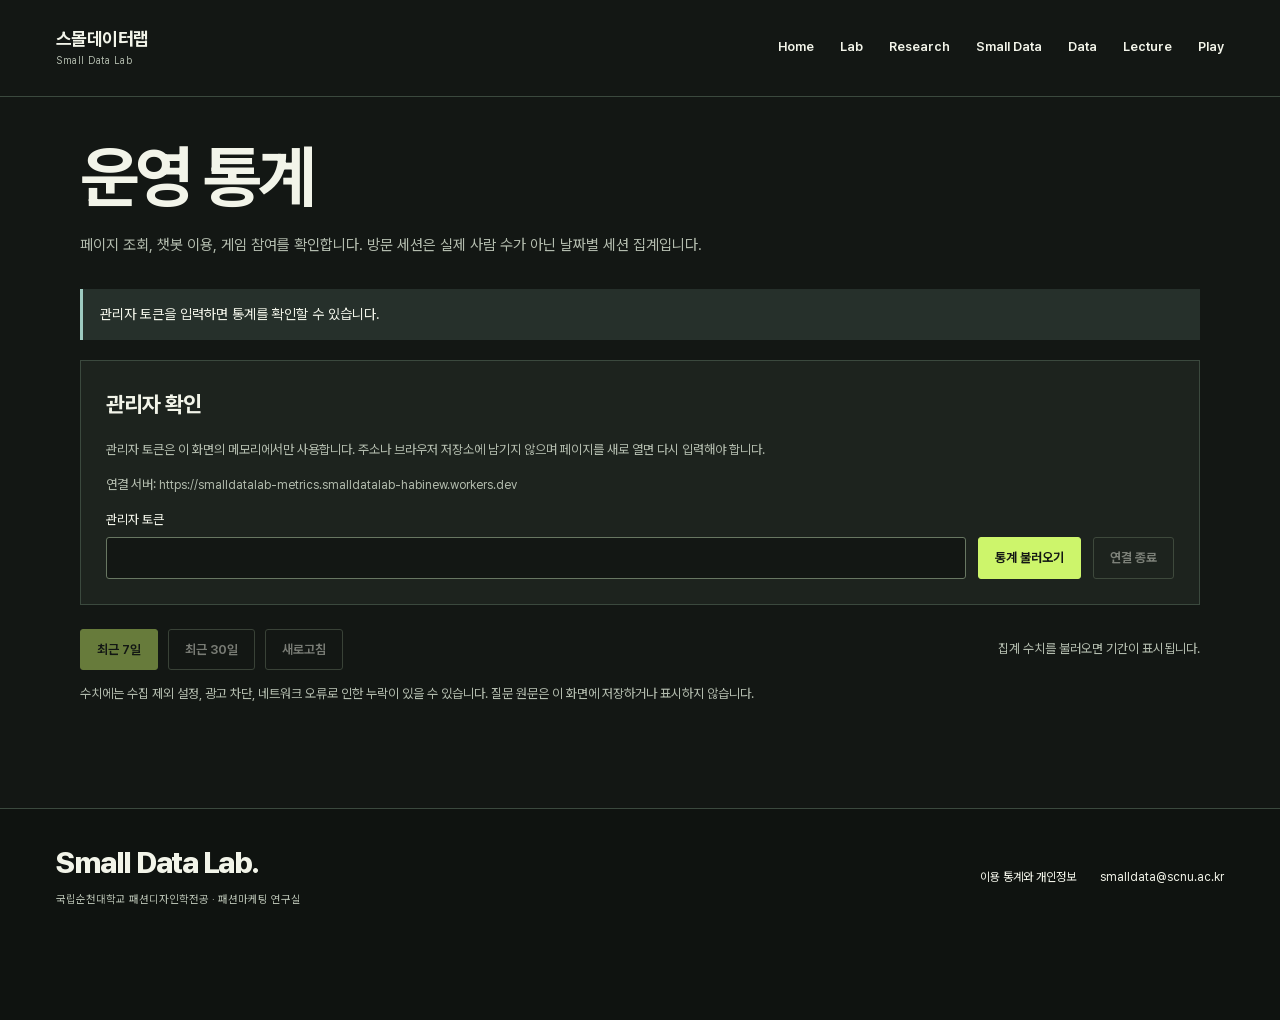
<file: stats.html>
<!doctype html>
<html lang="ko"><head><meta charset="utf-8"><meta name="viewport" content="width=device-width, initial-scale=1, viewport-fit=cover"><meta name="theme-color" content="#131714"><meta name="color-scheme" content="dark"><meta name="robots" content="noindex,nofollow"><title>운영 통계 · 스몰데이터랩</title><link rel="stylesheet" href="styles.css"><link rel="stylesheet" href="stats.css"><link rel="icon" type="image/png" href="favicon.png?v=20261120-teal2">
</head><body><a class="skip" href="#main">본문으로 건너뛰기</a><header class="site-head"><div class="wrap bar"><a class="brand" href="index.html"><span><b>스몰데이터랩</b><small>Small Data Lab</small></span></a><button class="menu-toggle" type="button" aria-expanded="false" aria-controls="site-nav">메뉴</button><nav id="site-nav" class="site-nav" aria-label="주 메뉴"><a href="index.html">Home</a><a href="lab.html">Lab</a><a href="research.html">Research</a><a href="smalldata/">Small Data</a><a href="data.html">Data</a><a href="lecture.html">Lecture</a><a href="play.html">Play</a></nav></div></header><main id="main" class="wrap utility-main"><h1>운영 통계</h1><p class="utility-lead">페이지 조회, 챗봇 이용, 게임 참여를 확인합니다. 방문 세션은 실제 사람 수가 아닌 날짜별 세션 집계입니다.</p><p class="utility-status" data-stats-status role="status">통계 서버 연결을 확인하고 있습니다.</p>
<section class="utility-panel"><h2>관리자 확인</h2><p class="utility-muted">관리자 토큰은 이 화면의 메모리에서만 사용합니다. 주소나 브라우저 저장소에 남기지 않으며 페이지를 새로 열면 다시 입력해야 합니다.</p><p class="utility-muted">연결 서버: <code data-stats-endpoint>미설정</code></p><form class="stats-auth" data-stats-form><label>관리자 토큰<input type="password" data-stats-token autocomplete="off" autocapitalize="none" spellcheck="false" required maxlength="512" disabled></label><button class="utility-button" data-stats-login type="submit" disabled>통계 불러오기</button><button class="utility-button secondary" data-stats-logout type="button" disabled>연결 종료</button></form></section>
<div class="stats-toolbar"><button class="utility-button secondary" data-stats-days="7" aria-pressed="true" type="button" disabled>최근 7일</button><button class="utility-button secondary" data-stats-days="30" aria-pressed="false" type="button" disabled>최근 30일</button><button class="utility-button secondary" data-stats-refresh type="button" disabled>새로고침</button><span class="utility-muted" data-stats-period>집계 수치를 불러오면 기간이 표시됩니다.</span></div>
<div data-stats-results hidden><p class="utility-muted" data-stats-last></p><div class="metric-grid" data-stats-metrics></div><p class="utility-muted">현재 기간에는 오늘의 일부 기록이 포함됩니다. 이전 기간은 같은 일수의 완료된 날짜로 비교합니다. 자정을 넘긴 세션은 날짜별로 나뉩니다.</p><p class="stats-empty" data-stats-empty hidden>이 기간에 수집된 이용 기록이 없습니다. 수집 시작 전의 이용은 포함되지 않습니다.</p>
<div class="stats-tables"><section class="utility-panel"><h2>많이 본 페이지</h2><div class="stats-table-wrap"><table><thead><tr><th scope="col">페이지</th><th scope="col">조회</th><th scope="col">세션</th></tr></thead><tbody data-stats-pages></tbody></table></div></section><section class="utility-panel"><h2>챗봇 이용</h2><div class="stats-table-wrap"><table><thead><tr><th scope="col">답변 방식</th><th scope="col">질문</th><th scope="col">답변</th><th scope="col">오류</th></tr></thead><tbody data-stats-chat></tbody></table></div><p class="utility-muted" data-stats-sources></p></section></div>
<section class="utility-panel"><h2>게임 참여</h2><p data-stats-games></p><p class="utility-muted" data-stats-bands></p></section>
<section class="utility-panel stats-daily"><h2>날짜별 기록</h2><div class="stats-table-wrap" role="region" aria-label="날짜별 이용 통계 표" tabindex="0"><table><thead><tr><th scope="col">날짜</th><th scope="col">조회</th><th scope="col">세션</th><th scope="col">챗봇 열기</th><th scope="col">질문</th><th scope="col">게임 시작</th><th scope="col">게임 완료</th></tr></thead><tbody data-stats-daily></tbody></table></div></section>
<section class="utility-panel"><h2>저장된 주간 요약</h2><button class="utility-button secondary" type="button" data-stats-reports>주간 요약 불러오기</button><p class="utility-muted" data-reports-status role="status">예약 작업이 실행되면 지난 한 주의 요약이 저장됩니다.</p><ul class="stats-reports" data-reports-list></ul></section></div>
<p class="utility-muted">수치에는 수집 제외 설정, 광고 차단, 네트워크 오류로 인한 누락이 있을 수 있습니다. 질문 원문은 이 화면에 저장하거나 표시하지 않습니다.</p></main><footer class="site-foot"><div class="wrap footer-grid"><div><a class="footer-name" href="index.html">Small Data Lab.</a><p>국립순천대학교 패션디자인학전공 · 패션마케팅 연구실</p></div><div class="footer-links"><a href="privacy.html">이용 통계와 개인정보</a><a href="mailto:smalldata@scnu.ac.kr">smalldata@scnu.ac.kr</a></div></div></footer><script src="site.js" defer></script><script src="stats.js" defer></script></body></html>
</file>
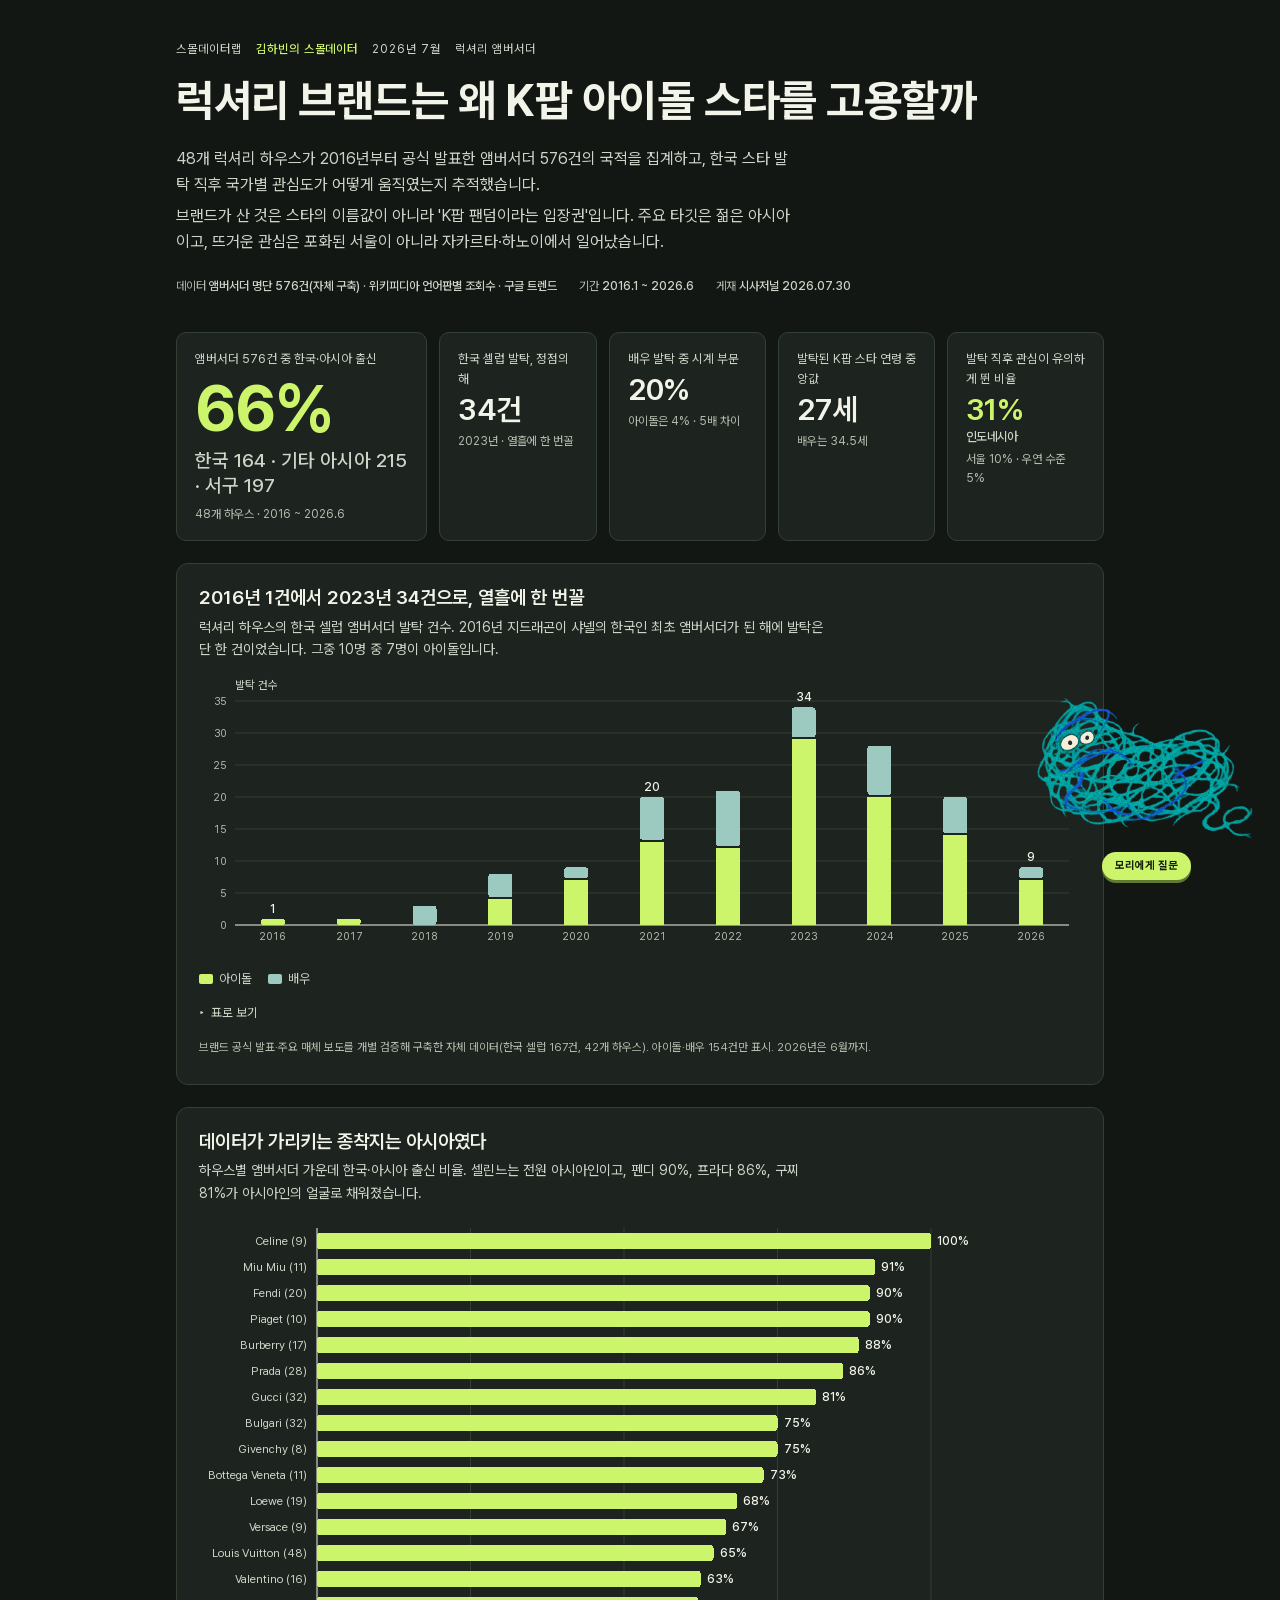
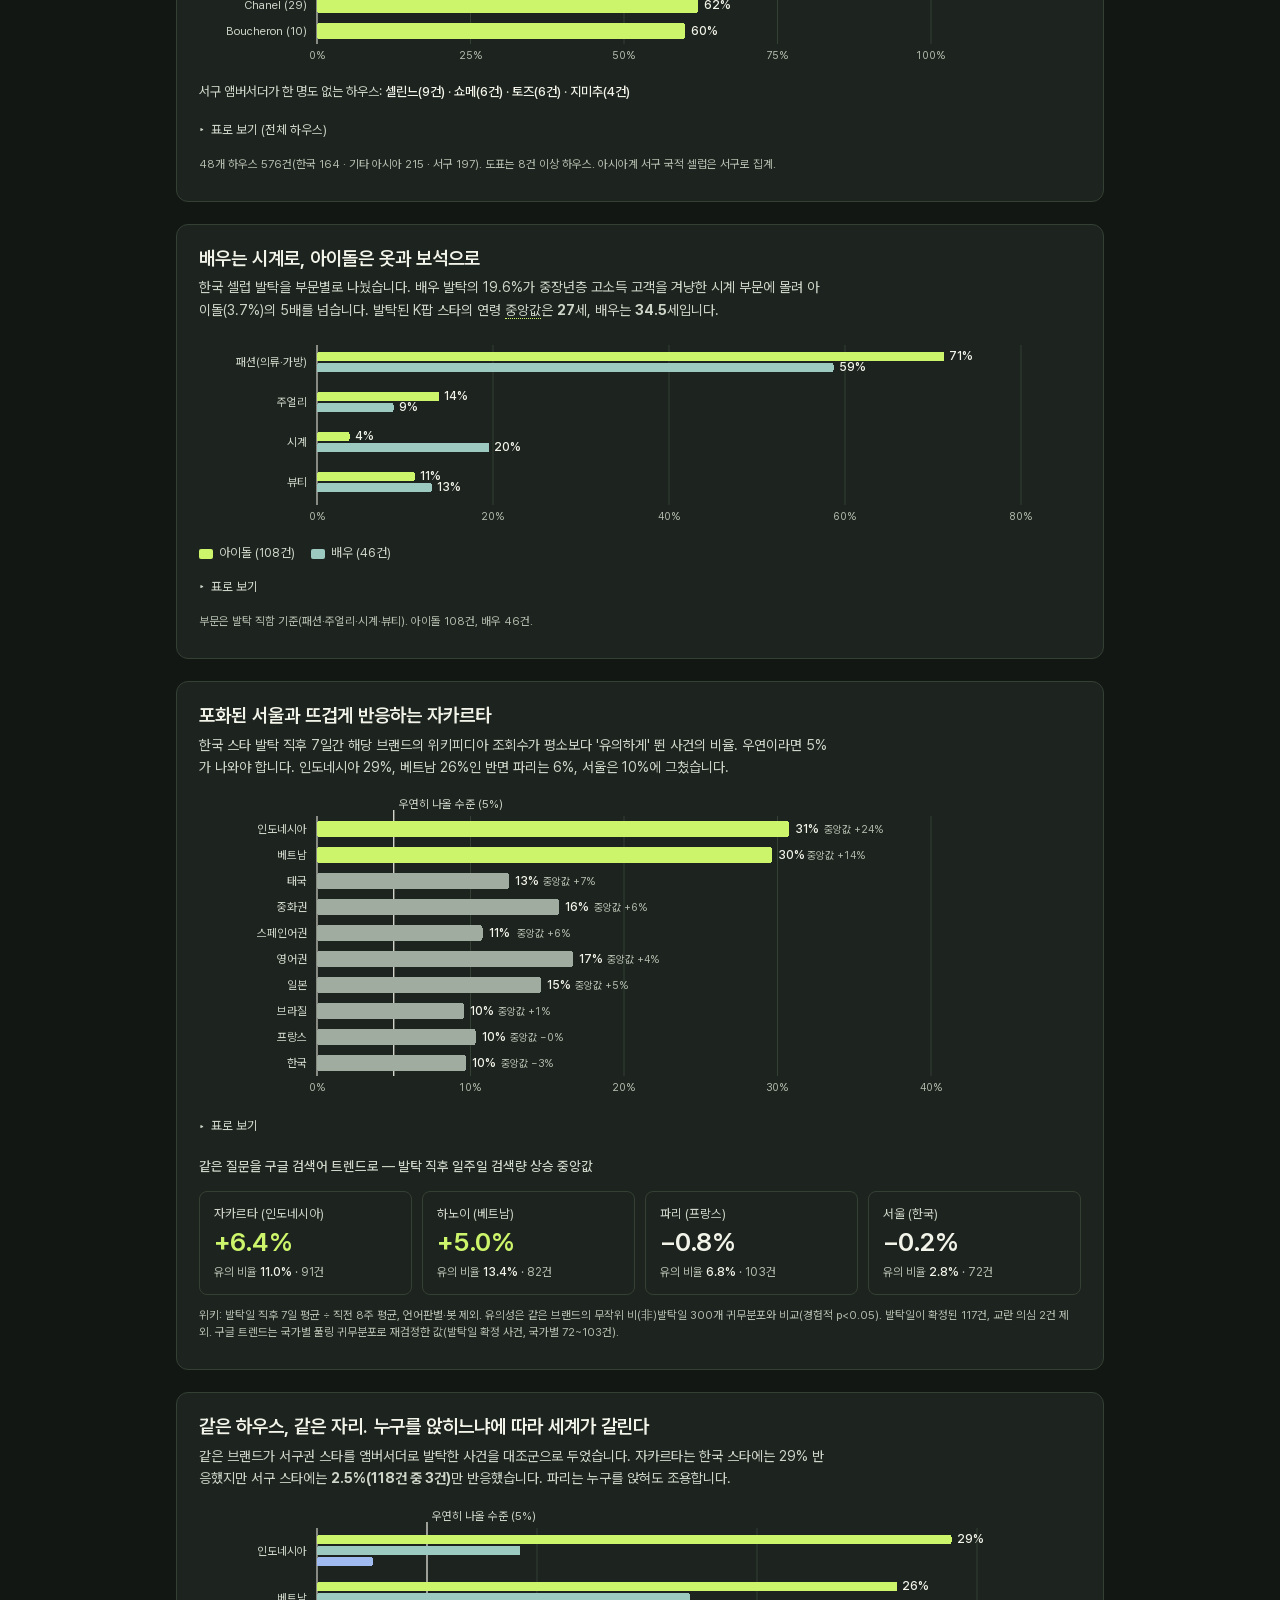
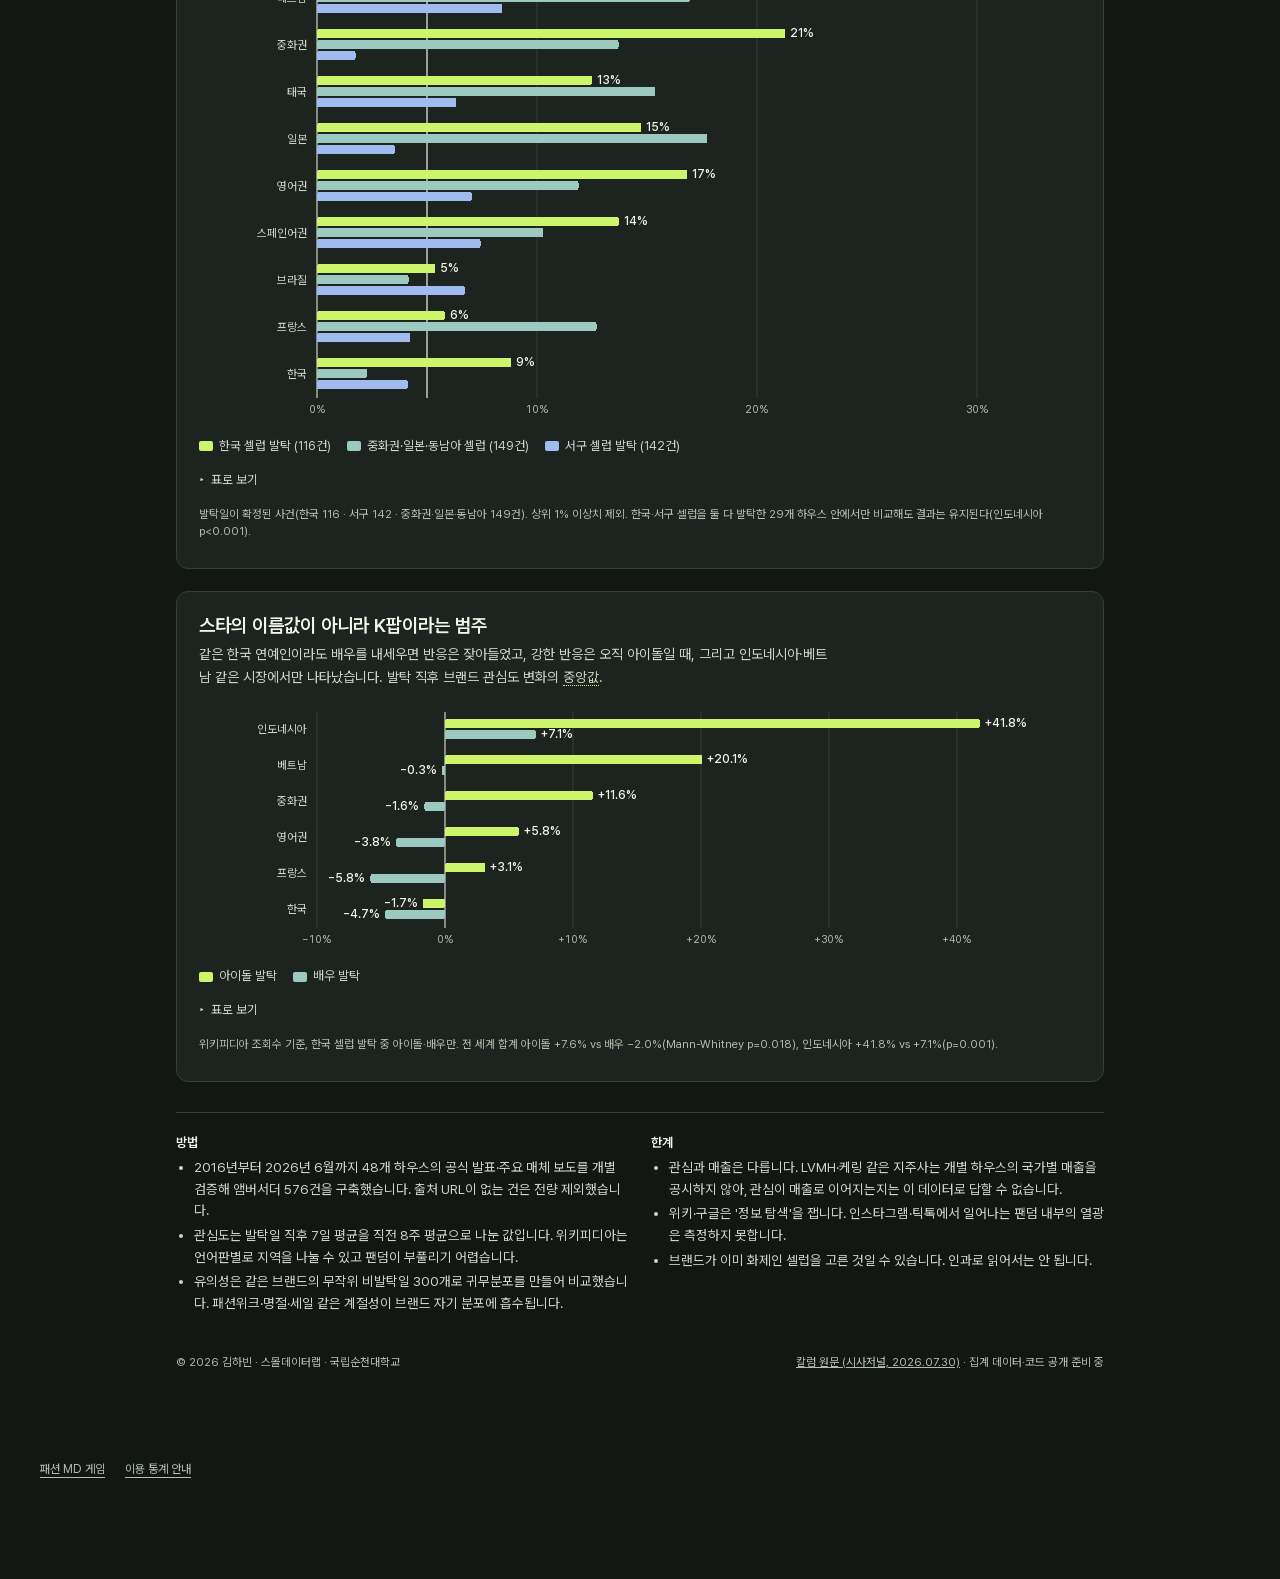
<file: smalldata/ambassador.html>
<!doctype html>
<html lang="ko" data-key="emerald">
<head>
<meta charset="utf-8">
<meta name="viewport" content="width=device-width, initial-scale=1, viewport-fit=cover">
<title>럭셔리 브랜드는 왜 K팝 아이돌 스타를 고용할까</title>
<meta name="description" content="48개 럭셔리 하우스의 앰버서더 576건과 발탁 직후 국가별 관심도를 추적한 「김하빈의 스몰데이터」 7월 칼럼의 데이터 대시보드">


<link rel="stylesheet" href="../assets/key.css">
<style>html{color-scheme:light}img{max-width:100%}[hidden]{display:none!important}body{margin:0;font:14px system-ui,sans-serif}</style>
<link rel="icon" type="image/png" href="../favicon.png?v=20261120-teal2">
<link rel="stylesheet" href="../legacy-fonts.css">
<script src="../analytics.js" defer></script>
<meta name="theme-color" content="#131714">
<meta name="color-scheme" content="dark">
</head>
<body>
<style>
/* 레이아웃: 한 칸 짜리 데이터 에세이. 좌측 정렬 제목 → 수치 띠 → 도표 카드가 세로로 쌓이고, 각 카드는 제목(결론)·도표·표 보기·출처 순. */
:root{
  --bg:#f6f7f8; --surface:#fcfcfb; --ink:#0b0b0b; --ink-2:#52514e; --muted:#898781;
  --grid:#e1e0d9; --axis:#c3c2b7; --ring:rgba(11,11,11,.10); --wash:rgba(42,120,214,.08);
  --pos:#2a78d6; --neg:#e34948; --s1:#2a78d6; --s2:#eb6834; --s3:#1baf7a; --s4:#eda100; --gray:#b9b8b2;
  --f-body:"IBM Plex Sans KR",system-ui,-apple-system,"Segoe UI","Malgun Gothic",sans-serif;
  --f-mono:"IBM Plex Mono",ui-monospace,Consolas,monospace;
  color-scheme:light;
}
@media (prefers-color-scheme:dark){:root:not([data-theme="light"]){
  --bg:#0d0d0d; --surface:#1a1a19; --ink:#f0efec; --ink-2:#c3c2b7; --muted:#898781;
  --grid:#2c2c2a; --axis:#383835; --ring:rgba(255,255,255,.10); --wash:rgba(57,135,229,.12);
  --pos:#3987e5; --neg:#e66767; --s1:#3987e5; --s2:#d95926; --s3:#199e70; --s4:#c98500; --gray:#6b6a66; color-scheme:dark}}
:root[data-theme="dark"]{
  --bg:#0d0d0d; --surface:#1a1a19; --ink:#f0efec; --ink-2:#c3c2b7; --muted:#898781;
  --grid:#2c2c2a; --axis:#383835; --ring:rgba(255,255,255,.10); --wash:rgba(57,135,229,.12);
  --pos:#3987e5; --neg:#e66767; --s1:#3987e5; --s2:#d95926; --s3:#199e70; --s4:#c98500; --gray:#6b6a66; color-scheme:dark}

*{box-sizing:border-box}
body{margin:0;background:var(--bg);color:var(--ink);font-family:var(--f-body);font-size:15px;line-height:1.6;-webkit-font-smoothing:antialiased}
.wrap{max-width:960px;margin:0 auto;padding-block:40px 64px;padding-left:max(16px,env(safe-area-inset-left,0px));padding-right:max(16px,env(safe-area-inset-right,0px))}
a{color:inherit}
h1,h2,h3{margin:0;text-wrap:balance;line-height:1.25}
.eyebrow{font-family:var(--f-mono);font-size:12px;letter-spacing:.08em;text-transform:uppercase;color:var(--ink-2);display:flex;gap:14px;flex-wrap:wrap}
.eyebrow b{color:var(--pos);font-weight:500}
h1{font-size:clamp(28px,4.6vw,44px);font-weight:700;margin-top:14px;letter-spacing:-.01em}
.dek{margin:18px 0 0;max-width:62ch;color:var(--ink-2);font-size:16px}
.dek p{margin:0 0 6px}
.meta{margin-top:22px;display:flex;gap:10px 22px;flex-wrap:wrap;font-family:var(--f-mono);font-size:12px;color:var(--muted)}
.meta span b{color:var(--ink-2);font-weight:500}

.kpis{display:grid;grid-template-columns:1.6fr repeat(4,1fr);gap:12px;margin-top:36px}
@media (max-width:760px){.kpis{grid-template-columns:1fr 1fr}.kpis .hero{grid-column:1/-1}}
.tile{background:var(--surface);border:1px solid var(--ring);border-radius:10px;padding:16px 18px;min-width:0}
.tile .lab{font-size:12.5px;color:var(--ink-2)}
.tile .val{font-size:30px;font-weight:600;letter-spacing:-.02em;margin-top:4px;line-height:1.1}
.tile .sub{font-size:12px;color:var(--muted);margin-top:6px}
.tile.hero .val{font-size:clamp(48px,7vw,64px);font-weight:700}
.tile.hero .val small{display:block;font-size:.3em;font-weight:500;color:var(--ink-2);margin-top:6px;letter-spacing:0;line-height:1.3}
.neg{color:var(--neg)} .pos{color:var(--pos)}

section.card{background:var(--surface);border:1px solid var(--ring);border-radius:12px;padding:22px 22px 16px;margin-top:22px;min-width:0}
.card h2{font-size:19px;font-weight:600}
.card .lede{margin:6px 0 0;color:var(--ink-2);font-size:14px;max-width:70ch}
.chart{position:relative;margin-top:16px}
.chart svg{display:block;width:100%;height:auto;overflow:visible}
.row2{display:grid;grid-template-columns:1fr 1fr;gap:18px}
@media (max-width:700px){.row2{grid-template-columns:1fr}}
.panel h3{font-size:13.5px;font-weight:500;color:var(--ink-2);margin-bottom:4px}
.legend{display:flex;gap:16px;flex-wrap:wrap;margin-top:12px;font-size:12.5px;color:var(--ink-2)}
.legend i{display:inline-block;width:14px;height:0;border-top:2px solid;vertical-align:middle;margin-right:6px;border-radius:2px}
.legend i.rect{height:10px;border:0;border-radius:2px}
.source{font-family:var(--f-mono);font-size:11.5px;color:var(--muted);margin-top:12px;line-height:1.5}
details.tbl{margin-top:10px;font-size:13px}
details.tbl summary{cursor:pointer;color:var(--ink-2);font-size:12.5px;list-style:none;display:inline-flex;gap:6px;align-items:center;padding:4px 0}
details.tbl summary::-webkit-details-marker{display:none}
details.tbl summary::before{content:"▸";font-size:11px}
details.tbl[open] summary::before{content:"▾"}
.tscroll{overflow-x:auto;margin-top:6px}
table{border-collapse:collapse;width:100%;font-size:12.5px;font-variant-numeric:tabular-nums}
th,td{padding:5px 10px;border-bottom:1px solid var(--grid);text-align:right;white-space:nowrap}
th:first-child,td:first-child{text-align:left}
th{color:var(--ink-2);font-weight:500;font-size:12px}

svg text{font-family:var(--f-body);font-size:11.5px;fill:var(--ink-2)}
svg .tick{font-family:var(--f-mono);font-size:10.5px;fill:var(--muted);font-variant-numeric:tabular-nums}
svg .grid{stroke:var(--grid);stroke-width:1}
svg .axis{stroke:var(--axis);stroke-width:1}
svg .base{stroke:var(--ink);stroke-width:1}
svg .lbl{fill:var(--ink);font-weight:500;font-size:12px}
svg .lbl.in{fill:#fff}
svg .note{fill:var(--ink-2);font-size:11.5px}
svg .pos{fill:var(--pos)} svg .negf{fill:var(--neg)} svg .wash{fill:var(--wash)}
svg .l-pos{stroke:var(--pos)} svg .l-neg{stroke:var(--neg)} svg .l-gray{stroke:var(--gray)}
svg .l-s1{stroke:var(--s1)} svg .l-s2{stroke:var(--s2)} svg .l-s3{stroke:var(--s3)} svg .l-s4{stroke:var(--s4)}
svg .line{fill:none;stroke-width:2;stroke-linejoin:round;stroke-linecap:round}
svg .dot{stroke:var(--surface);stroke-width:2}
svg .hit{fill:transparent;cursor:crosshair}
svg .xh{stroke:var(--ink-2);stroke-width:1;pointer-events:none}
svg .bar{shape-rendering:crispEdges}
svg .bar.hover,svg .seg.hover{filter:brightness(1.12)}
svg .f-s1{fill:var(--s1)} svg .f-s2{fill:var(--s2)} svg .f-s3{fill:var(--s3)} svg .f-gray{fill:var(--gray)}
svg .ref{stroke:var(--ink);stroke-width:1.2}

.tip{position:fixed;z-index:20;pointer-events:none;background:var(--ink);color:var(--bg);padding:8px 10px;border-radius:6px;font-size:12px;line-height:1.45;max-width:260px;box-shadow:0 4px 18px rgba(0,0,0,.18);opacity:0;transition:opacity .08s}
.tip.on{opacity:1}
.tip b{font-size:14px;font-weight:600}
.tip .k{display:inline-block;width:10px;border-top:2px solid;vertical-align:middle;margin-right:6px}
.tip .dim{opacity:.7}

.two{display:grid;grid-template-columns:1fr 1fr;gap:22px;margin-top:22px}
@media (max-width:760px){.two{grid-template-columns:1fr}}

.geo{display:grid;grid-template-columns:repeat(4,1fr);gap:10px;margin-top:16px}
@media (max-width:700px){.geo{grid-template-columns:1fr 1fr}}
.geo .g{border:1px solid var(--ring);border-radius:8px;padding:12px 14px;min-width:0}
.geo .g .city{font-size:12.5px;color:var(--ink-2)}
.geo .g .v{font-size:26px;font-weight:600;letter-spacing:-.02em;line-height:1.1;margin-top:4px}
.geo .g .r{font-size:12px;color:var(--muted);margin-top:6px}
.geo .g .r b{color:var(--ink);font-weight:500}
.zero{margin-top:12px;font-size:13px;color:var(--ink-2)}
.zero b{color:var(--ink);font-weight:500}

.method{margin-top:30px;padding-top:22px;border-top:1px solid var(--grid);display:grid;grid-template-columns:1fr 1fr;gap:22px;font-size:13.5px;color:var(--ink-2)}
@media (max-width:760px){.method{grid-template-columns:1fr}}
.method h3{font-size:13px;color:var(--ink);font-weight:600;margin-bottom:6px}
.method ul{margin:0;padding-left:18px}
.method li{margin:3px 0}
footer{margin-top:36px;font-family:var(--f-mono);font-size:11.5px;color:var(--muted);display:flex;gap:16px;flex-wrap:wrap;justify-content:space-between}
@media (prefers-reduced-motion:reduce){*{transition:none!important}}
:focus-visible{outline:2px solid var(--pos);outline-offset:2px}
/* 모션: 타일·도표·카드 등장(살짝 떠오름), 카드 호버 들림·클릭 눌림. 움직임 줄이기 설정이면 전부 끔 */
@media (prefers-reduced-motion:no-preference){
  .tile,.chart,.card{animation:rise .55s cubic-bezier(.2,.7,.2,1) both}
  .tile:nth-child(2),.card:nth-child(2){animation-delay:.07s}
  .tile:nth-child(3),.card:nth-child(3){animation-delay:.14s}
  .tile:nth-child(4),.card:nth-child(4){animation-delay:.21s}
  .tile:nth-child(5),.card:nth-child(5){animation-delay:.28s}
  .card{transition:transform .18s ease,box-shadow .18s ease}
  .card:hover{transform:translateY(-3px);box-shadow:0 8px 22px var(--ring)}
  .card:active{transform:translateY(-1px) scale(.995)}
}
@keyframes rise{from{opacity:0;transform:translateY(10px)}to{opacity:1;transform:none}}
</style>

<div class="wrap">
<header>
  <div class="eyebrow"><a href="../" style="text-decoration:none">스몰데이터랩</a><a href="./index.html" style="text-decoration:none"><b>김하빈의 스몰데이터</b></a><span>2026년 7월</span><span>럭셔리 앰버서더</span></div>
  <h1>럭셔리 브랜드는 왜 K팝 아이돌 스타를 고용할까</h1>
  <div class="dek">
    <p>48개 럭셔리 하우스가 2016년부터 공식 발표한 앰버서더 576건의 국적을 집계하고, 한국 스타 발탁 직후 국가별 관심도가 어떻게 움직였는지 추적했습니다.</p>
    <p>브랜드가 산 것은 스타의 이름값이 아니라 'K팝 팬덤이라는 입장권'입니다. 주요 타깃은 젊은 아시아이고, 뜨거운 관심은 포화된 서울이 아니라 자카르타·하노이에서 일어났습니다.</p>
  </div>
  <div class="meta">
    <span>데이터 <b>앰버서더 명단 576건(자체 구축)</b> · <b>위키피디아 언어판별 조회수</b> · <b>구글 트렌드</b></span>
    <span>기간 <b>2016.1 ~ 2026.6</b></span>
    <span>게재 <b id="m-pub"></b></span>
  </div>
</header>

<div class="kpis" id="kpis"></div>

<section class="card">
  <h2>2016년 1건에서 2023년 34건으로, 열흘에 한 번꼴</h2>
  <p class="lede">럭셔리 하우스의 한국 셀럽 앰버서더 발탁 건수. 2016년 지드래곤이 샤넬의 한국인 최초 앰버서더가 된 해에 발탁은 단 한 건이었습니다. 그중 10명 중 7명이 아이돌입니다.</p>
  <div class="chart" id="c-inf"></div>
  <div class="legend" id="lg-inf"></div>
  <details class="tbl"><summary>표로 보기</summary><div class="tscroll" id="t-inf"></div></details>
  <p class="source">브랜드 공식 발표·주요 매체 보도를 개별 검증해 구축한 자체 데이터(한국 셀럽 167건, 42개 하우스). 아이돌·배우 154건만 표시. 2026년은 6월까지.</p>
</section>

<section class="card">
  <h2>데이터가 가리키는 종착지는 아시아였다</h2>
  <p class="lede">하우스별 앰버서더 가운데 한국·아시아 출신 비율. 셀린느는 전원 아시아인이고, 펜디 90%, 프라다 86%, 구찌 81%가 아시아인의 얼굴로 채워졌습니다.</p>
  <div class="chart" id="c-house"></div>
  <p class="zero" id="zero"></p>
  <details class="tbl"><summary>표로 보기 (전체 하우스)</summary><div class="tscroll" id="t-house"></div></details>
  <p class="source">48개 하우스 576건(한국 164 · 기타 아시아 215 · 서구 197). 도표는 8건 이상 하우스. 아시아계 서구 국적 셀럽은 서구로 집계.</p>
</section>

<section class="card">
  <h2>배우는 시계로, 아이돌은 옷과 보석으로</h2>
  <p class="lede">한국 셀럽 발탁을 부문별로 나눴습니다. 배우 발탁의 19.6%가 중장년층 고소득 고객을 겨냥한 시계 부문에 몰려 아이돌(3.7%)의 5배를 넘습니다. 발탁된 K팝 스타의 연령 중앙값은 <b id="age-idol"></b>세, 배우는 <b id="age-actor"></b>세입니다.</p>
  <div class="chart" id="c-div"></div>
  <div class="legend" id="lg-div"></div>
  <details class="tbl"><summary>표로 보기</summary><div class="tscroll" id="t-div"></div></details>
  <p class="source">부문은 발탁 직함 기준(패션·주얼리·시계·뷰티). 아이돌 108건, 배우 46건.</p>
</section>

<section class="card">
  <h2>포화된 서울과 뜨겁게 반응하는 자카르타</h2>
  <p class="lede">한국 스타 발탁 직후 7일간 해당 브랜드의 위키피디아 조회수가 평소보다 '유의하게' 뛴 사건의 비율. 우연이라면 5%가 나와야 합니다. 인도네시아 29%, 베트남 26%인 반면 파리는 6%, 서울은 10%에 그쳤습니다.</p>
  <div class="chart" id="c-wiki"></div>
  <details class="tbl"><summary>표로 보기</summary><div class="tscroll" id="t-wiki"></div></details>
  <h3 style="font-size:13.5px;font-weight:500;color:var(--ink-2);margin-top:18px">같은 질문을 구글 검색어 트렌드로 — 발탁 직후 일주일 검색량 상승 중앙값</h3>
  <div class="geo" id="geo"></div>
  <p class="source">위키: 발탁일 직후 7일 평균 ÷ 직전 8주 평균, 언어판별·봇 제외. 유의성은 같은 브랜드의 무작위 비(非)발탁일 300개 귀무분포와 비교(경험적 p&lt;0.05). 발탁일이 확정된 117건, 교란 의심 2건 제외. 구글 트렌드는 국가별 풀링 귀무분포로 재검정한 값(발탁일 확정 사건, 국가별 72~103건).</p>
</section>

<section class="card">
  <h2>같은 하우스, 같은 자리. 누구를 앉히느냐에 따라 세계가 갈린다</h2>
  <p class="lede">같은 브랜드가 서구권 스타를 앰버서더로 발탁한 사건을 대조군으로 두었습니다. 자카르타는 한국 스타에는 29% 반응했지만 서구 스타에는 <b id="west-id"></b>만 반응했습니다. 파리는 누구를 앉혀도 조용합니다.</p>
  <div class="chart" id="c-ctrl"></div>
  <div class="legend" id="lg-ctrl"></div>
  <details class="tbl"><summary>표로 보기</summary><div class="tscroll" id="t-ctrl"></div></details>
  <p class="source">발탁일이 확정된 사건(한국 <span id="n-kr"></span> · 서구 <span id="n-west"></span> · 중화권·일본·동남아 <span id="n-asia"></span>건). 상위 1% 이상치 제외. 한국·서구 셀럽을 둘 다 발탁한 29개 하우스 안에서만 비교해도 결과는 유지된다(인도네시아 p&lt;0.001).</p>
</section>

<section class="card">
  <h2>스타의 이름값이 아니라 K팝이라는 범주</h2>
  <p class="lede">같은 한국 연예인이라도 배우를 내세우면 반응은 잦아들었고, 강한 반응은 오직 아이돌일 때, 그리고 인도네시아·베트남 같은 시장에서만 나타났습니다. 발탁 직후 브랜드 관심도 변화의 중앙값.</p>
  <div class="chart" id="c-ia"></div>
  <div class="legend" id="lg-ia"></div>
  <details class="tbl"><summary>표로 보기</summary><div class="tscroll" id="t-ia"></div></details>
  <p class="source">위키피디아 조회수 기준, 한국 셀럽 발탁 중 아이돌·배우만. 전 세계 합계 아이돌 +7.6% vs 배우 −2.0%(Mann-Whitney p=0.018), 인도네시아 +41.8% vs +7.1%(p=0.001).</p>
</section>

<div class="method">
  <div><h3>방법</h3><ul>
    <li>2016년부터 2026년 6월까지 48개 하우스의 공식 발표·주요 매체 보도를 개별 검증해 앰버서더 576건을 구축했습니다. 출처 URL이 없는 건은 전량 제외했습니다.</li>
    <li>관심도는 발탁일 직후 7일 평균을 직전 8주 평균으로 나눈 값입니다. 위키피디아는 언어판별로 지역을 나눌 수 있고 팬덤이 부풀리기 어렵습니다.</li>
    <li>유의성은 같은 브랜드의 무작위 비발탁일 300개로 귀무분포를 만들어 비교했습니다. 패션위크·명절·세일 같은 계절성이 브랜드 자기 분포에 흡수됩니다.</li>
  </ul></div>
  <div><h3>한계</h3><ul>
    <li>관심과 매출은 다릅니다. LVMH·케링 같은 지주사는 개별 하우스의 국가별 매출을 공시하지 않아, 관심이 매출로 이어지는지는 이 데이터로 답할 수 없습니다.</li>
    <li>위키·구글은 '정보 탐색'을 잽니다. 인스타그램·틱톡에서 일어나는 팬덤 내부의 열광은 측정하지 못합니다.</li>
    <li>브랜드가 이미 화제인 셀럽을 고른 것일 수 있습니다. 인과로 읽어서는 안 됩니다.</li>
  </ul></div>
</div>

<footer>
  <span>© 2026 김하빈 · 스몰데이터랩 · 국립순천대학교</span>
  <span><a href="https://www.sisajournal.com/news/articleView.html?idxno=381811">칼럼 원문 (시사저널, 2026.07.30)</a> · 집계 데이터·코드 공개 준비 중</span>
</footer>
</div>
<div class="tip" id="tip" role="status" aria-live="polite"></div>

<script>
const D = {"roster":{"n":576,"houses":48,"kr":164,"asia":215,"west":197,"houses_with_kr":42,"asia_share":0.6579861111111112},"houses":[{"house":"Celine","n":9,"kr":6,"asia":3,"west":0,"share":1.0},{"house":"Miu Miu","n":11,"kr":5,"asia":5,"west":1,"share":0.9090909090909091},{"house":"Fendi","n":20,"kr":7,"asia":11,"west":2,"share":0.9},{"house":"Piaget","n":10,"kr":4,"asia":5,"west":1,"share":0.9},{"house":"Burberry","n":17,"kr":8,"asia":7,"west":2,"share":0.8823529411764706},{"house":"Prada","n":28,"kr":11,"asia":13,"west":4,"share":0.8571428571428571},{"house":"Gucci","n":32,"kr":11,"asia":15,"west":6,"share":0.8125},{"house":"Bulgari","n":32,"kr":4,"asia":20,"west":8,"share":0.75},{"house":"Givenchy","n":8,"kr":3,"asia":3,"west":2,"share":0.75},{"house":"Bottega Veneta","n":11,"kr":2,"asia":6,"west":3,"share":0.7272727272727273},{"house":"Loewe","n":19,"kr":6,"asia":7,"west":6,"share":0.6842105263157895},{"house":"Versace","n":9,"kr":2,"asia":4,"west":3,"share":0.6666666666666666},{"house":"Louis Vuitton","n":48,"kr":14,"asia":17,"west":17,"share":0.6458333333333334},{"house":"Valentino","n":16,"kr":4,"asia":6,"west":6,"share":0.625},{"house":"Chanel","n":29,"kr":10,"asia":8,"west":11,"share":0.6206896551724138},{"house":"Boucheron","n":10,"kr":2,"asia":4,"west":4,"share":0.6},{"house":"TAG Heuer","n":12,"kr":2,"asia":5,"west":5,"share":0.5833333333333334},{"house":"Tiffany","n":30,"kr":5,"asia":12,"west":13,"share":0.5666666666666667},{"house":"Dior","n":57,"kr":14,"asia":18,"west":25,"share":0.5614035087719298},{"house":"Cartier","n":20,"kr":4,"asia":6,"west":10,"share":0.5},{"house":"Omega","n":14,"kr":4,"asia":3,"west":7,"share":0.5},{"house":"Jaeger-LeCoultre","n":8,"kr":2,"asia":2,"west":4,"share":0.5},{"house":"Saint Laurent","n":18,"kr":4,"asia":4,"west":10,"share":0.4444444444444444},{"house":"Hublot","n":9,"kr":1,"asia":3,"west":5,"share":0.4444444444444444},{"house":"Balenciaga","n":14,"kr":2,"asia":1,"west":11,"share":0.21428571428571427},{"house":"Breitling","n":12,"kr":1,"asia":0,"west":11,"share":0.08333333333333333}],"zero_west":[{"house":"Celine","n":9},{"house":"Chaumet","n":6},{"house":"Tod's","n":6},{"house":"Jimmy Choo","n":4}],"inflation":[{"year":2016,"idol":1,"actor":0},{"year":2017,"idol":1,"actor":0},{"year":2018,"idol":0,"actor":3},{"year":2019,"idol":4,"actor":4},{"year":2020,"idol":7,"actor":2},{"year":2021,"idol":13,"actor":7},{"year":2022,"idol":12,"actor":9},{"year":2023,"idol":29,"actor":5},{"year":2024,"idol":20,"actor":8},{"year":2025,"idol":14,"actor":6},{"year":2026,"idol":7,"actor":2}],"division":[{"div":"패션(의류·가방)","idol":0.7129629629629629,"actor":0.5869565217391305,"idol_n":77,"actor_n":27},{"div":"주얼리","idol":0.1388888888888889,"actor":0.08695652173913043,"idol_n":15,"actor_n":4},{"div":"시계","idol":0.037037037037037035,"actor":0.1956521739130435,"idol_n":4,"actor_n":9},{"div":"뷰티","idol":0.1111111111111111,"actor":0.13043478260869565,"idol_n":12,"actor_n":6}],"idol_actor":{"idol_n":108,"actor_n":46,"idol_age_med":27.0,"actor_age_med":34.5,"core_n":167,"core_houses":42},"wiki_map":[{"lang":"인도네시아","code":"id","n":104,"med":24.06953413590581,"rate":0.3076923076923077},{"lang":"베트남","code":"vi","n":91,"med":14.222972972972968,"rate":0.2967032967032967},{"lang":"태국","code":"th","n":64,"med":6.674613340924185,"rate":0.125},{"lang":"중화권","code":"zh","n":95,"med":5.750487329434684,"rate":0.15789473684210525},{"lang":"스페인어권","code":"es","n":102,"med":5.632648786350247,"rate":0.10784313725490197},{"lang":"영어권","code":"en","n":108,"med":3.565838128963528,"rate":0.16666666666666666},{"lang":"일본","code":"ja","n":96,"med":4.730691830723388,"rate":0.14583333333333334},{"lang":"브라질","code":"pt","n":94,"med":0.994554216903587,"rate":0.09574468085106383},{"lang":"프랑스","code":"fr","n":87,"med":-0.251389256417045,"rate":0.10344827586206896},{"lang":"한국","code":"ko","n":103,"med":-3.085026335590668,"rate":0.0970873786407767}],"wiki_events":117,"idol_vs_actor":[{"lang":"인도네시아","idol":41.7948717948718,"actor":7.10382513661203,"idol_n":73,"actor_n":23},{"lang":"베트남","idol":20.083682008368207,"actor":-0.2614379084967422,"idol_n":63,"actor_n":21},{"lang":"중화권","idol":11.561216022921663,"actor":-1.6082832040844264,"idol_n":68,"actor_n":20},{"lang":"영어권","idol":5.778621812262608,"actor":-3.8087794266368933,"idol_n":75,"actor_n":24},{"lang":"프랑스","idol":3.126851530267738,"actor":-5.822187254130617,"idol_n":58,"actor_n":23},{"lang":"한국","idol":-1.7293997965411978,"actor":-4.68256927333247,"idol_n":69,"actor_n":26}],"control":[{"lang":"인도네시아","code":"id","KR":0.28846153846153844,"KR_n":104,"KR_med":24.069534135905812,"KR_sig":30,"WEST":0.025423728813559324,"WEST_n":118,"WEST_med":-7.72829644008114,"WEST_sig":3,"ASIA":0.09230769230769231,"ASIA_n":130,"ASIA_med":-8.645976250177412,"ASIA_sig":12},{"lang":"베트남","code":"vi","KR":0.26373626373626374,"KR_n":91,"KR_med":14.222972972972968,"KR_sig":24,"WEST":0.08411214953271028,"WEST_n":107,"WEST_med":-2.186924493554321,"WEST_sig":9,"ASIA":0.1694915254237288,"ASIA_n":118,"ASIA_med":0.19493844049247583,"ASIA_sig":20},{"lang":"중화권","code":"zh","KR":0.2127659574468085,"KR_n":94,"KR_med":5.740958541605401,"KR_sig":20,"WEST":0.017543859649122806,"WEST_n":114,"WEST_med":-4.4092648715856555,"WEST_sig":2,"ASIA":0.13709677419354838,"ASIA_n":124,"ASIA_med":2.961056805364959,"ASIA_sig":17},{"lang":"태국","code":"th","KR":0.125,"KR_n":64,"KR_med":6.674613340924185,"KR_sig":8,"WEST":0.06329113924050633,"WEST_n":79,"WEST_med":0.6932409012131657,"WEST_sig":5,"ASIA":0.15384615384615385,"ASIA_n":78,"ASIA_med":3.1298911511278504,"ASIA_sig":12},{"lang":"일본","code":"ja","KR":0.14736842105263157,"KR_n":95,"KR_med":4.6254151802189725,"KR_sig":14,"WEST":0.035398230088495575,"WEST_n":113,"WEST_med":-2.860411899313497,"WEST_sig":4,"ASIA":0.1774193548387097,"ASIA_n":124,"ASIA_med":1.1452568529744744,"ASIA_sig":22},{"lang":"영어권","code":"en","KR":0.16822429906542055,"KR_n":107,"KR_med":3.188361408882079,"KR_sig":18,"WEST":0.0703125,"WEST_n":128,"WEST_med":-1.909325473859519,"WEST_sig":9,"ASIA":0.11888111888111888,"ASIA_n":143,"ASIA_med":-0.5566311713456007,"ASIA_sig":17},{"lang":"스페인어권","code":"es","KR":0.13725490196078433,"KR_n":102,"KR_med":5.632648786350247,"KR_sig":14,"WEST":0.0743801652892562,"WEST_n":121,"WEST_med":-0.3911618564330199,"WEST_sig":9,"ASIA":0.10294117647058823,"ASIA_n":136,"ASIA_med":-5.989920602935744,"ASIA_sig":14},{"lang":"브라질","code":"pt","KR":0.053763440860215055,"KR_n":93,"KR_med":0.8215661103979421,"KR_sig":5,"WEST":0.06722689075630252,"WEST_n":119,"WEST_med":-6.25,"WEST_sig":8,"ASIA":0.041666666666666664,"ASIA_n":120,"ASIA_med":-9.80662312299685,"ASIA_sig":5},{"lang":"프랑스","code":"fr","KR":0.05813953488372093,"KR_n":86,"KR_med":-0.4278094318339032,"KR_sig":5,"WEST":0.0423728813559322,"WEST_n":118,"WEST_med":-3.4400310726641017,"WEST_sig":5,"ASIA":0.1271186440677966,"ASIA_n":118,"ASIA_med":-3.7220759712174756,"ASIA_sig":15},{"lang":"한국","code":"ko","KR":0.08823529411764706,"KR_n":102,"KR_med":-3.1206647459469163,"KR_sig":9,"WEST":0.04132231404958678,"WEST_n":121,"WEST_med":-8.97689768976897,"WEST_sig":5,"ASIA":0.022727272727272728,"ASIA_n":132,"ASIA_med":-6.087138483226506,"ASIA_sig":3}],"cohort_n":{"KR":116,"WEST":142,"ASIA":149},"west_id":{"n":118,"sig":3,"med":-7.72829644008114},"gtrends":[{"geo":"인도네시아","city":"자카르타","n":91,"med":6.4,"rate":11.0,"src":"csv"},{"geo":"베트남","city":"하노이","n":82,"med":5.0,"rate":13.4,"src":"csv"},{"geo":"프랑스","city":"파리","n":103,"med":-0.8,"rate":6.8,"src":"csv"},{"geo":"한국","city":"서울","n":72,"med":-0.2,"rate":2.8,"src":"csv"}],"published":{"date":"2026.07.30","outlet":"시사저널"}};
const $ = s => document.querySelector(s);
const fmtP = v => (v >= 0 ? "+" : "−") + Math.abs(Math.round(v * 100)) + "%";
const fmtPct = v => Math.round(v * 100) + "%";
const fmtN = v => v.toLocaleString("ko-KR");
const T = (tag, attrs, parent) => { const e = document.createElementNS("http://www.w3.org/2000/svg", tag); for (const k in attrs) e.setAttribute(k, attrs[k]); if (parent) parent.appendChild(e); return e; };
const txt = (parent, x, y, s, cls, anchor) => { const t = T("text", { x, y, class: cls || "", "text-anchor": anchor || "start" }, parent); t.textContent = s; return t; };

/* ---------- 툴팁 ---------- */
const tip = $("#tip");
function showTip(ev, rows) { tip.replaceChildren(); rows.forEach(r => { const d = document.createElement("div"); if (r.k) { const k = document.createElement("span"); k.className = "k"; k.style.borderColor = r.k; d.appendChild(k); } if (r.b) { const b = document.createElement("b"); b.textContent = r.b; d.appendChild(b); d.appendChild(document.createTextNode(" ")); } const s = document.createElement("span"); s.className = r.b ? "dim" : ""; s.textContent = r.t || ""; d.appendChild(s); tip.appendChild(d); }); tip.classList.add("on"); moveTip(ev); }
function moveTip(ev) { const w = tip.offsetWidth, h = tip.offsetHeight; let x = ev.clientX + 14, y = ev.clientY + 14; if (x + w > innerWidth - 8) x = ev.clientX - w - 14; if (y + h > innerHeight - 8) y = ev.clientY - h - 14; tip.style.left = x + "px"; tip.style.top = y + "px"; }
function hideTip() { tip.classList.remove("on"); }

/* ---------- 공통 스케일 ---------- */
const lin = (d0, d1, r0, r1) => v => r0 + (v - d0) / (d1 - d0) * (r1 - r0);
function svgIn(el, w, h) { el.replaceChildren(); return T("svg", { viewBox: `0 0 ${w} ${h}`, width: w, height: h, role: "img" }, el); }
function widthOf(el) { return Math.max(280, el.clientWidth || 600); }
const pf1 = v => (v > 0 ? "+" : v < 0 ? "−" : "") + Math.abs(v).toFixed(1) + "%";
const pf0 = v => (v > 0 ? "+" : v < 0 ? "−" : "") + Math.abs(Math.round(v)) + "%";
const cssVar = n => getComputedStyle(document.documentElement).getPropertyValue(n).trim() || "#888";

/* ---------- KPI ---------- */
(function kpis() {
  const R = D.roster, A = D.idol_actor; $("#m-pub").textContent = `${D.published.outlet} ${D.published.date}`;
  const k = $("#kpis");
  const tile = (lab, val, sub, cls, hero) => { const d = document.createElement("div"); d.className = "tile" + (hero ? " hero" : ""); d.innerHTML = `<div class="lab"></div><div class="val ${cls || ""}"></div><div class="sub"></div>`; d.children[0].textContent = lab; d.children[1].innerHTML = val; d.children[2].textContent = sub; k.appendChild(d); };
  const peak = D.inflation.reduce((a, b) => (a.idol + a.actor) >= (b.idol + b.actor) ? a : b);
  tile("앰버서더 576건 중 한국·아시아 출신", `${fmtPct(R.asia_share)}<small>한국 ${R.kr} · 기타 아시아 ${R.asia} · 서구 ${R.west}</small>`, `48개 하우스 · 2016 ~ 2026.6`, "pos", true);
  tile("한국 셀럽 발탁, 정점의 해", `${peak.idol + peak.actor}건`, `${peak.year}년 · 열흘에 한 번꼴`, "");
  tile("배우 발탁 중 시계 부문", fmtPct(D.division.find(d => d.div === "시계").actor), `아이돌은 ${fmtPct(D.division.find(d => d.div === "시계").idol)} · 5배 차이`, "");
  tile("발탁된 K팝 스타 연령 중앙값", `${A.idol_age_med}세`, `배우는 ${A.actor_age_med}세`, "");
  const wk = D.wiki_map; const idn = wk.find(w => w.code === "id"), kor = wk.find(w => w.code === "ko");
  tile("발탁 직후 관심이 유의하게 뛴 비율", `${fmtPct(idn.rate)}<small style="display:block;font-size:.42em;font-weight:500;color:var(--ink-2);margin-top:4px">인도네시아</small>`, `서울 ${fmtPct(kor.rate)} · 우연 수준 5%`, "pos");
  $("#age-idol").textContent = A.idol_age_med; $("#age-actor").textContent = A.actor_age_med;
})();

/* ---------- 세로 누적 막대 (인플레이션) ---------- */
function columns(sel, rows, { keys, cls, xlab, total, labelYears, ymax, ystep, tipRows }) {
  const el = $(sel), W = widthOf(el), H = 280, m = { l: 36, r: 12, t: 24, b: 32 }; const s = svgIn(el, W, H);
  const n = rows.length, band = (W - m.l - m.r) / n, bw = Math.min(24, band * .62);
  const y = lin(0, ymax, H - m.b, m.t);
  for (let v = 0; v <= ymax; v += ystep) { T("line", { x1: m.l, x2: W - m.r, y1: y(v), y2: y(v), class: v === 0 ? "base" : "grid" }, s); txt(s, m.l - 8, y(v) + 3.5, String(v), "tick", "end"); }
  txt(s, m.l, 12, "발탁 건수", "note");
  rows.forEach((r, i) => {
    const cx = m.l + band * (i + .5); let acc = 0; const segs = [];
    keys.forEach((k, j) => { const v = r[k]; if (!v) return; const y1 = y(acc + v), y0 = y(acc); const gap = acc > 0 ? 2 : 0; segs.push(T("rect", { x: cx - bw / 2, y: y1, width: bw, height: Math.max(0, y0 - y1 - gap), rx: j === keys.length - 1 || acc + v === total(r) ? 3 : 0, class: "bar seg " + cls[j] }, s)); acc += v; });
    txt(s, cx, H - m.b + 15, String(r.year), "tick", "middle");
    if (labelYears.includes(r.year)) txt(s, cx, y(total(r)) - 6, String(total(r)), "lbl", "middle");
    const hit = T("rect", { x: cx - band / 2, y: m.t, width: band, height: H - m.t - m.b, class: "hit" }, s);
    hit.addEventListener("pointermove", ev => { segs.forEach(g => g.classList.add("hover")); showTip(ev, tipRows(r)); });
    hit.addEventListener("pointerleave", () => { segs.forEach(g => g.classList.remove("hover")); hideTip(); });
  });
  if (xlab) txt(s, W - m.r, H - 4, xlab, "note", "end");
}
function drawInflation() {
  const rows = D.inflation, tot = r => r.idol + r.actor;
  columns("#c-inf", rows, { keys: ["idol", "actor"], cls: ["f-s1", "f-s2"], total: tot, labelYears: [2016, 2021, 2023, 2026], ymax: 35, ystep: 5,
    tipRows: r => [{ b: `${tot(r)}건`, t: `${r.year}년${r.year === 2026 ? " (6월까지)" : ""}` }, { k: cssVar("--s1"), t: `아이돌 ${r.idol}` }, { k: cssVar("--s2"), t: `배우 ${r.actor}` }] });
  legend("#lg-inf", [{ c: cssVar("--s1"), t: "아이돌", rect: true }, { c: cssVar("--s2"), t: "배우", rect: true }]);
  table("#t-inf", ["연도", "아이돌", "배우", "합계"], rows.map(r => [String(r.year), String(r.idol), String(r.actor), String(tot(r))]));
}

/* ---------- 가로 막대: 단일 계열 + 강조 + 기준선 ---------- */
function ebars(sel, rows, { val, label, fmt, cls, ref, refLabel, xmax, ticks, tipRows, extra, rowH = 26, ml = 118 }) {
  const el = $(sel), W = widthOf(el), m = { l: ml, r: 150, t: ref ? 22 : 8, b: 26 }, H = m.t + rows.length * rowH + m.b;
  const s = svgIn(el, W, H);
  const x = lin(0, xmax, m.l, W - m.r);
  ticks.forEach(v => { T("line", { x1: x(v), x2: x(v), y1: m.t, y2: H - m.b, class: v === 0 ? "base" : "grid" }, s); txt(s, x(v), H - m.b + 15, fmt(v, true), "tick", "middle"); });
  if (ref != null) { T("line", { x1: x(ref), x2: x(ref), y1: m.t - 6, y2: H - m.b, class: "ref" }, s); txt(s, x(ref) + 5, m.t - 8, refLabel, "note"); }
  rows.forEach((r, i) => {
    const v = val(r), cy = m.t + i * rowH + rowH / 2, bh = 16;
    const rect = T("rect", { x: x(0), y: cy - bh / 2, width: Math.max(0, x(v) - x(0)), height: bh, rx: 3, class: "bar " + cls(r) }, s);
    txt(s, m.l - 10, cy + 4, label(r), "", "end");
    txt(s, x(v) + 6, cy + 4, fmt(v), "lbl");
    if (extra) txt(s, x(v) + 6 + (fmt(v).length * 7.5) + 6, cy + 4, extra(r), "tick");
    const hit = T("rect", { x: m.l, y: cy - rowH / 2, width: W - m.l - m.r + 140, height: rowH, class: "hit" }, s);
    hit.addEventListener("pointermove", ev => { rect.classList.add("hover"); showTip(ev, tipRows(r)); });
    hit.addEventListener("pointerleave", () => { rect.classList.remove("hover"); hideTip(); });
  });
}
function drawHouses() {
  const rows = D.houses.slice(0, 16);
  ebars("#c-house", rows, { val: r => r.share, label: r => `${r.house} (${r.n})`, fmt: (v) => Math.round(v * 100) + "%", cls: r => "f-s1", xmax: 1, ticks: [0, .25, .5, .75, 1],
    tipRows: r => [{ b: fmtPct(r.share), t: "한국·아시아 출신 비율" }, { t: `${r.house} · 앰버서더 ${r.n}건` }, { t: `한국 ${r.kr} · 기타 아시아 ${r.asia} · 서구 ${r.west}` }] });
  const z = D.zero_west; const names = { Celine: "셀린느", Chaumet: "쇼메", "Tod's": "토즈", "Jimmy Choo": "지미추" };
  const zEl = $("#zero"); zEl.replaceChildren(); zEl.appendChild(document.createTextNode("서구 앰버서더가 한 명도 없는 하우스: "));
  z.forEach((h, i) => { const b = document.createElement("b"); b.textContent = `${names[h.house] || h.house}(${h.n}건)`; zEl.appendChild(b); if (i < z.length - 1) zEl.appendChild(document.createTextNode(" · ")); });
  table("#t-house", ["하우스", "합계", "한국", "기타 아시아", "서구", "아시아 비율"], D.houses.map(r => [r.house, String(r.n), String(r.kr), String(r.asia), String(r.west), fmtPct(r.share)]));
}
function drawWiki() {
  const rows = D.wiki_map;
  ebars("#c-wiki", rows, { val: r => r.rate, label: r => r.lang, fmt: (v) => Math.round(v * 100) + "%", cls: r => r.rate >= .25 ? "f-s1" : "f-gray", ref: .05, refLabel: "우연히 나올 수준 (5%)", xmax: .4, ticks: [0, .1, .2, .3, .4], extra: r => `중앙값 ${pf0(r.med)}`,
    tipRows: r => [{ b: fmtPct(r.rate), t: "유의하게 오른 사건 비율" }, { t: `${r.lang}어판 위키피디아 · ${r.n}건` }, { t: `관심도 변화 중앙값 ${pf1(r.med)}` }] });
  table("#t-wiki", ["언어판", "사건 수", "유의 비율", "관심도 변화 중앙값"], rows.map(r => [r.lang, String(r.n), fmtPct(r.rate), pf1(r.med)]));
  const g = $("#geo"); g.replaceChildren();
  D.gtrends.forEach(t => { const d = document.createElement("div"); d.className = "g"; d.innerHTML = `<div class="city"></div><div class="v"></div><div class="r"></div>`; d.children[0].textContent = `${t.city} (${t.geo})`; d.children[1].textContent = pf1(t.med); d.children[1].className = "v " + (t.med >= 2 ? "pos" : ""); d.children[2].innerHTML = `유의 비율 <b></b>` + (t.n ? ` · ${t.n}건` : ""); d.children[2].querySelector("b").textContent = t.rate.toFixed(1) + "%"; g.appendChild(d); });
}

/* ---------- 가로 그룹 막대 (2~3 계열) ---------- */
function ghbars(sel, rows, { series, label, fmt, ref, refLabel, xlo = 0, xmax, ticks, tipRows, directLabel, rowH }) {
  const el = $(sel), W = widthOf(el), k = series.length, bh = 9, gap = 2, rh = rowH || (k * (bh + gap) + 14), m = { l: 118, r: 60, t: ref != null ? 22 : 8, b: 26 }, H = m.t + rows.length * rh + m.b;
  const s = svgIn(el, W, H); const x = lin(xlo, xmax, m.l, W - m.r);
  ticks.forEach(v => { T("line", { x1: x(v), x2: x(v), y1: m.t, y2: H - m.b, class: v === 0 ? "base" : "grid" }, s); txt(s, x(v), H - m.b + 15, fmt(v, true), "tick", "middle"); });
  if (ref != null) { T("line", { x1: x(ref), x2: x(ref), y1: m.t - 6, y2: H - m.b, class: "ref" }, s); txt(s, x(ref) + 5, m.t - 8, refLabel, "note"); }
  rows.forEach((r, i) => {
    const top = m.t + i * rh + 7; const rects = [];
    series.forEach((sr, j) => { const v = sr.val(r); const y0 = top + j * (bh + gap); const x0 = Math.min(x(0), x(v)); rects.push(T("rect", { x: x0, y: y0, width: Math.abs(x(v) - x(0)), height: bh, rx: 2, class: "bar " + sr.cls }, s)); if (directLabel && directLabel(sr, j)) txt(s, v >= 0 ? x(v) + 5 : x(v) - 5, y0 + bh - 1, fmt(v), "lbl", v >= 0 ? "start" : "end"); });
    txt(s, m.l - 10, top + (k * (bh + gap)) / 2 + 3, label(r), "", "end");
    const hit = T("rect", { x: m.l - 110, y: m.t + i * rh, width: W - m.l - m.r + 110 + 50, height: rh, class: "hit" }, s);
    hit.addEventListener("pointermove", ev => { rects.forEach(g => g.classList.add("hover")); showTip(ev, tipRows(r)); });
    hit.addEventListener("pointerleave", () => { rects.forEach(g => g.classList.remove("hover")); hideTip(); });
  });
}
function drawDivision() {
  const rows = D.division;
  ghbars("#c-div", rows, { series: [{ name: "아이돌", val: r => r.idol, cls: "f-s1" }, { name: "배우", val: r => r.actor, cls: "f-s2" }], label: r => r.div, fmt: (v) => Math.round(v * 100) + "%", xmax: .8, ticks: [0, .2, .4, .6, .8], directLabel: () => true, rowH: 40,
    tipRows: r => [{ t: r.div }, { k: cssVar("--s1"), b: fmtPct(r.idol), t: `아이돌 ${r.idol_n}건` }, { k: cssVar("--s2"), b: fmtPct(r.actor), t: `배우 ${r.actor_n}건` }] });
  legend("#lg-div", [{ c: cssVar("--s1"), t: `아이돌 (${D.idol_actor.idol_n}건)`, rect: true }, { c: cssVar("--s2"), t: `배우 (${D.idol_actor.actor_n}건)`, rect: true }]);
  table("#t-div", ["부문", "아이돌", "아이돌 비율", "배우", "배우 비율"], rows.map(r => [r.div, String(r.idol_n), fmtPct(r.idol), String(r.actor_n), fmtPct(r.actor)]));
}
function drawControl() {
  const rows = D.control, C = D.cohort_n;
  ghbars("#c-ctrl", rows, { series: [{ name: "한국 셀럽", val: r => r.KR, cls: "f-s1" }, { name: "중화권·일본·동남아 셀럽", val: r => r.ASIA, cls: "f-s2" }, { name: "서구 셀럽", val: r => r.WEST, cls: "f-s3" }], label: r => r.lang, fmt: (v) => Math.round(v * 100) + "%", ref: .05, refLabel: "우연히 나올 수준 (5%)", xmax: .32, ticks: [0, .1, .2, .3], directLabel: (sr, j) => j === 0,
    tipRows: r => [{ t: `${r.lang}어판 · 유의하게 오른 사건 비율` }, { k: cssVar("--s1"), b: fmtPct(r.KR), t: `한국 셀럽 ${r.KR_sig}/${r.KR_n}건 · 중앙값 ${pf1(r.KR_med)}` }, { k: cssVar("--s2"), b: fmtPct(r.ASIA), t: `아시아 셀럽 ${r.ASIA_sig}/${r.ASIA_n}건 · 중앙값 ${pf1(r.ASIA_med)}` }, { k: cssVar("--s3"), b: fmtPct(r.WEST), t: `서구 셀럽 ${r.WEST_sig}/${r.WEST_n}건 · 중앙값 ${pf1(r.WEST_med)}` }] });
  legend("#lg-ctrl", [{ c: cssVar("--s1"), t: `한국 셀럽 발탁 (${C.KR}건)`, rect: true }, { c: cssVar("--s2"), t: `중화권·일본·동남아 셀럽 (${C.ASIA}건)`, rect: true }, { c: cssVar("--s3"), t: `서구 셀럽 발탁 (${C.WEST}건)`, rect: true }]);
  $("#west-id").textContent = `${(D.west_id.sig / D.west_id.n * 100).toFixed(1)}%(${D.west_id.n}건 중 ${D.west_id.sig}건)`;
  $("#n-kr").textContent = C.KR; $("#n-west").textContent = C.WEST; $("#n-asia").textContent = C.ASIA;
  table("#t-ctrl", ["언어판", "한국 셀럽", "아시아 셀럽", "서구 셀럽", "한국 중앙값", "서구 중앙값"], rows.map(r => [r.lang, `${fmtPct(r.KR)} (${r.KR_n})`, `${fmtPct(r.ASIA)} (${r.ASIA_n})`, `${fmtPct(r.WEST)} (${r.WEST_n})`, pf1(r.KR_med), pf1(r.WEST_med)]));
}
function drawIdolActor() {
  const rows = D.idol_vs_actor;
  ghbars("#c-ia", rows, { series: [{ name: "아이돌 발탁", val: r => r.idol, cls: "f-s1" }, { name: "배우 발탁", val: r => r.actor, cls: "f-s2" }], label: r => r.lang, fmt: (v, t) => t ? pf0(v) : pf1(v), xlo: -10, xmax: 45, ticks: [-10, 0, 10, 20, 30, 40], directLabel: () => true, rowH: 36,
    tipRows: r => [{ t: `${r.lang}어판 · 관심도 변화 중앙값` }, { k: cssVar("--s1"), b: pf1(r.idol), t: `아이돌 ${r.idol_n}건` }, { k: cssVar("--s2"), b: pf1(r.actor), t: `배우 ${r.actor_n}건` }] });
  legend("#lg-ia", [{ c: cssVar("--s1"), t: "아이돌 발탁", rect: true }, { c: cssVar("--s2"), t: "배우 발탁", rect: true }]);
  table("#t-ia", ["언어판", "아이돌 중앙값", "아이돌 건수", "배우 중앙값", "배우 건수"], rows.map(r => [r.lang, pf1(r.idol), String(r.idol_n), pf1(r.actor), String(r.actor_n)]));
}

function legend(sel, items) { const l = $(sel); l.replaceChildren(); items.forEach(it => { const sp = document.createElement("span"); const i = document.createElement("i"); i.style.borderColor = it.c; if (it.rect) { i.className = "rect"; i.style.background = it.c; } sp.appendChild(i); sp.appendChild(document.createTextNode(it.t)); l.appendChild(sp); }); }

/* ---------- 표 ---------- */
function table(sel, head, rows) { const box = $(sel); box.replaceChildren(); const t = document.createElement("table"); const tr = document.createElement("tr"); head.forEach(h => { const th = document.createElement("th"); th.textContent = h; tr.appendChild(th); }); t.appendChild(tr); rows.forEach(r => { const tr = document.createElement("tr"); r.forEach(c => { const td = document.createElement("td"); td.textContent = c; tr.appendChild(td); }); t.appendChild(tr); }); box.appendChild(t); }

/* ---------- 렌더 & 리사이즈 ---------- */
function drawAll() { drawInflation(); drawHouses(); drawDivision(); drawWiki(); drawControl(); drawIdolActor(); }
/* ---------- 등장 애니메이션 · 값 라벨 겹침 보정 (공통 헬퍼: 5편 동일 블록) ----------
   막대는 0 기준선에서 자라고(음수는 오른쪽 끝 고정), 선은 그려지고, 점·값 라벨은 뒤이어 나타난다.
   .chart 가 화면에 30% 들어올 때 1회 재생, 도표 제목(.panel h3 / .card h2) 클릭 시 다시 재생.
   속성값 자체를 보간하므로 툴팁 좌표는 항상 최종값 기준. prefers-reduced-motion 이면 최종 상태만. */
const ANIM = (() => {
  const reduce = matchMedia("(prefers-reduced-motion: reduce)").matches;
  const DUR = 750, STAG = 25, ease = t => 1 - Math.pow(1 - t, 3);
  const num = (el, a) => { const v = parseFloat(el.getAttribute(a)); return isNaN(v) ? 0 : v; };
  const running = new Map();
  function tween(el, from, to, dur, delay, done) {
    if (running.has(el)) cancelAnimationFrame(running.get(el));
    const keys = Object.keys(to); keys.forEach(k => el.setAttribute(k, from[k]));
    const t0 = performance.now() + delay;
    const step = now => {
      const p = Math.min(1, Math.max(0, (now - t0) / dur)), e = ease(p);
      keys.forEach(k => el.setAttribute(k, from[k] + (to[k] - from[k]) * e));
      if (p < 1) running.set(el, requestAnimationFrame(step));
      else { running.delete(el); keys.forEach(k => el.setAttribute(k, to[k])); if (done) done(); }
    };
    running.set(el, requestAnimationFrame(step));
  }
  const near = (a, b) => Math.abs(a - b) < 1.5;
  /* 음수 가로 막대의 값 라벨(anchor=end)이 왼쪽 항목 라벨과 겹치면 막대 안쪽(흰 글씨) 또는 기준선 오른쪽으로 옮긴다 */
  function fixLabels(svg) {
    const texts = [...svg.querySelectorAll("text")];
    const others = texts.filter(t => !t.classList.contains("lbl") && !t.classList.contains("tick"));
    const bars = [...svg.querySelectorAll("rect.bar")];
    texts.filter(t => t.classList.contains("lbl") && t.getAttribute("text-anchor") === "end").forEach(t => {
      let b; try { b = t.getBBox(); } catch (e) { return; } if (!b.width) return;
      const hit = others.some(o => { let ob; try { ob = o.getBBox(); } catch (e) { return false; } return ob.width && b.x < ob.x + ob.width + 2 && b.x + b.width + 2 > ob.x && b.y < ob.y + ob.height && b.y + b.height > ob.y; });
      if (!hit) return;
      const cy = b.y + b.height / 2, tx = num(t, "x");
      const bar = bars.filter(r => cy >= num(r, "y") && cy <= num(r, "y") + num(r, "height")).sort((p, q) => Math.abs(num(p, "x") + num(p, "width") + 6 - tx) - Math.abs(num(q, "x") + num(q, "width") + 6 - tx))[0];
      t.setAttribute("text-anchor", "start");
      if (bar && num(bar, "width") >= b.width + 10) { t.setAttribute("x", num(bar, "x") + 6); t.classList.add("in"); }
      else if (bar) { t.setAttribute("x", num(bar, "x") + num(bar, "width") + 6); }
      else { t.setAttribute("x", tx + b.width + 8); }
    });
  }
  function prepare(chart) {
    const svg = chart.querySelector("svg"); if (!svg) return [];
    const bases = [...svg.querySelectorAll("line.base")];
    const vb = bases.filter(l => near(num(l, "x1"), num(l, "x2")) && Math.abs(num(l, "y1") - num(l, "y2")) > 20).map(l => num(l, "x1"));
    const hb = bases.filter(l => near(num(l, "y1"), num(l, "y2")) && Math.abs(num(l, "x1") - num(l, "x2")) > 20).map(l => num(l, "y1"));
    const items = [];
    let i = 0;
    svg.querySelectorAll("rect.bar").forEach(r => {
      const x = num(r, "x"), y = num(r, "y"), w = num(r, "width"), h = num(r, "height"), d = Math.min(i++, 24) * STAG;
      const bx = vb.find(v => near(v, x) || near(v, x + w)), by = hb.find(v => near(v, y) || near(v, y + h));
      if (bx !== undefined) {           // 가로 막대, 0 기준선 있음
        if (near(bx, x)) items.push({ el: r, from: { width: 0 }, to: { width: w }, dur: DUR, delay: d });
        else items.push({ el: r, from: { x: x + w, width: 0 }, to: { x, width: w }, dur: DUR, delay: d });
      } else if (by !== undefined) {    // 세로 막대, 0 기준선 있음
        if (near(by, y + h)) items.push({ el: r, from: { y: y + h, height: 0 }, to: { y, height: h }, dur: DUR, delay: d });
        else items.push({ el: r, from: { height: 0 }, to: { height: h }, dur: DUR, delay: d });
      } else if (w >= h || r.classList.contains("seg") === false && vb.length) {
        items.push({ el: r, from: { width: 0 }, to: { width: w }, dur: DUR, delay: d });
      } else {
        items.push({ el: r, from: { y: y + h, height: 0 }, to: { y, height: h }, dur: DUR, delay: d });
      }
    });
    svg.querySelectorAll("path").forEach(p => {
      if (p.classList.contains("line")) {
        let L = 0; try { L = p.getTotalLength(); } catch (e) { } if (!L) return;
        items.push({ el: p, from: { "stroke-dashoffset": L }, to: { "stroke-dashoffset": 0 }, dur: 900, delay: 60, pre: () => p.setAttribute("stroke-dasharray", L), post: () => { p.removeAttribute("stroke-dasharray"); p.removeAttribute("stroke-dashoffset"); } });
      } else if (!p.classList.contains("hit")) {
        const o = p.hasAttribute("opacity") ? num(p, "opacity") : 1;
        items.push({ el: p, from: { opacity: 0 }, to: { opacity: o }, dur: 700, delay: 80 });
      }
    });
    let j = 0;
    svg.querySelectorAll("circle.dot").forEach(c => { const r = num(c, "r"); items.push({ el: c, from: { r: 0 }, to: { r }, dur: 420, delay: DUR * .45 + Math.min(j++, 40) * 8 }); });
    svg.querySelectorAll("text.lbl").forEach(t => items.push({ el: t, from: { opacity: 0 }, to: { opacity: 1 }, dur: 320, delay: DUR * .85 }));
    return items;
  }
  function prime(chart) { const items = prepare(chart); items.forEach(it => { if (it.pre) it.pre(); Object.keys(it.from).forEach(k => it.el.setAttribute(k, it.from[k])); }); chart.__anim = items; }
  function play(chart) {
    const items = chart.__anim || prepare(chart); chart.__anim = null;
    let end = 0; items.forEach(it => { if (it.pre) it.pre(); tween(it.el, it.from, it.to, it.dur, it.delay, it.post); end = Math.max(end, it.delay + it.dur); });
    const tok = chart.__tok = {};   // 안전장치: rAF 가 멈춰 있어도 끝 시각에 최종값 확정(재생 중 다시 재생하면 이전 타이머는 무시)
    setTimeout(() => { if (chart.__tok !== tok) return; items.forEach(it => { if (running.has(it.el)) { cancelAnimationFrame(running.get(it.el)); running.delete(it.el); } Object.keys(it.to).forEach(k => it.el.setAttribute(k, it.to[k])); if (it.post) it.post(); }); }, end + 400);
  }
  const io = ("IntersectionObserver" in window) ? new IntersectionObserver(es => es.forEach(e => { if (!e.isIntersecting) return; const c = e.target; io.unobserve(c); if (!c.dataset.played) { c.dataset.played = "1"; play(c); } }), { threshold: .3 }) : null;
  function after() {
    document.querySelectorAll(".chart").forEach(c => {
      const svg = c.querySelector("svg"); if (!svg) return;
      fixLabels(svg);
      if (reduce) return;
      if (!c.dataset.played) { prime(c); if (io) io.observe(c); else { c.dataset.played = "1"; play(c); } }
    });
    if (!reduce) document.querySelectorAll(".panel h3, .card h2").forEach(h => {
      if (h.dataset.replay) return; const box = h.closest(".panel") || h.closest(".card"); if (!box || !box.querySelector(".chart")) return;
      h.dataset.replay = "1"; h.style.cursor = "pointer"; h.title = "다시 재생";
      h.addEventListener("click", () => box.querySelectorAll(".chart").forEach(c => { c.dataset.played = "1"; play(c); }));
    });
  }
  return { after, play };
})();
function drawAllAnim() { drawAll(); ANIM.after(); }
drawAllAnim();
let rt; addEventListener("resize", () => { clearTimeout(rt); rt = setTimeout(drawAllAnim, 120); });
</script>
<script src="../assets/glossary.js" defer></script>
<script src="../chatbot.js?v=20261121-friends"></script>
<div class="sdl-page-links"><a href="../play.html">패션 MD 게임</a><a href="../privacy.html">이용 통계 안내</a></div>
</body>
</html>
</file>
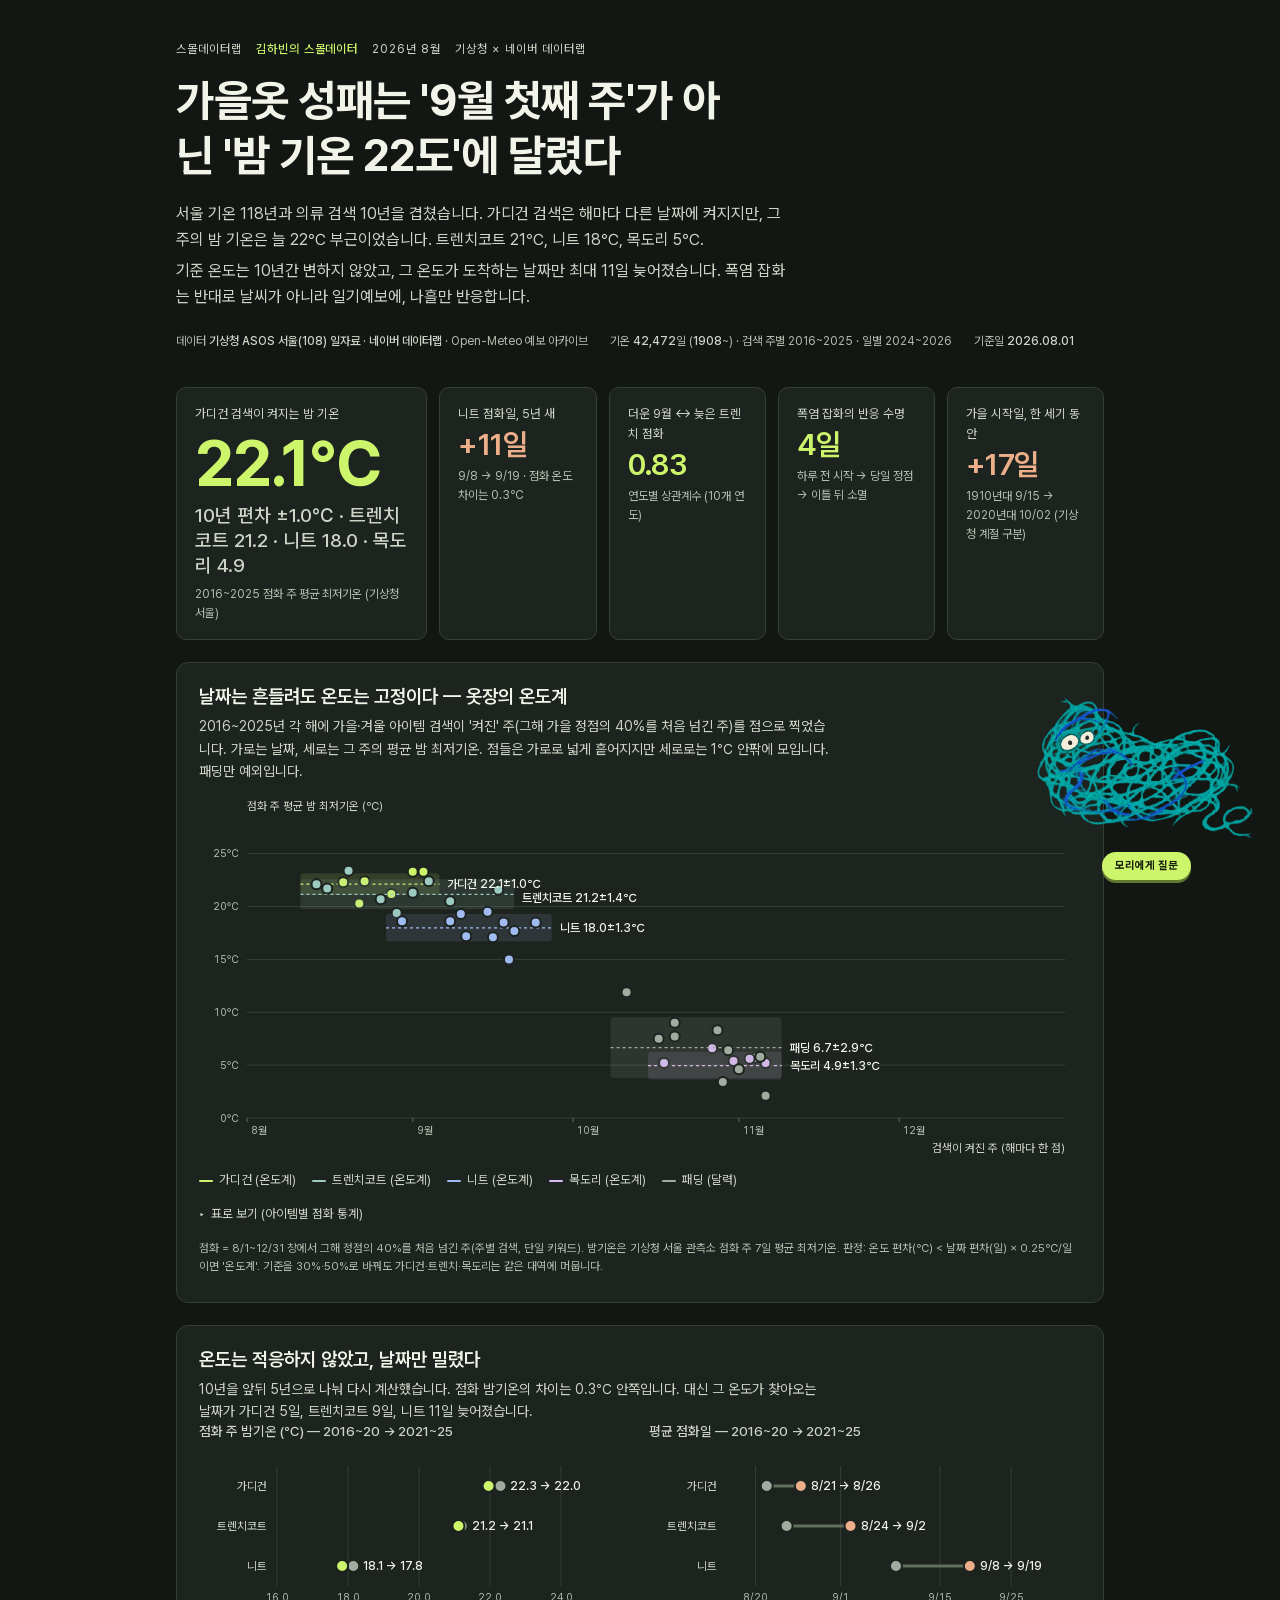
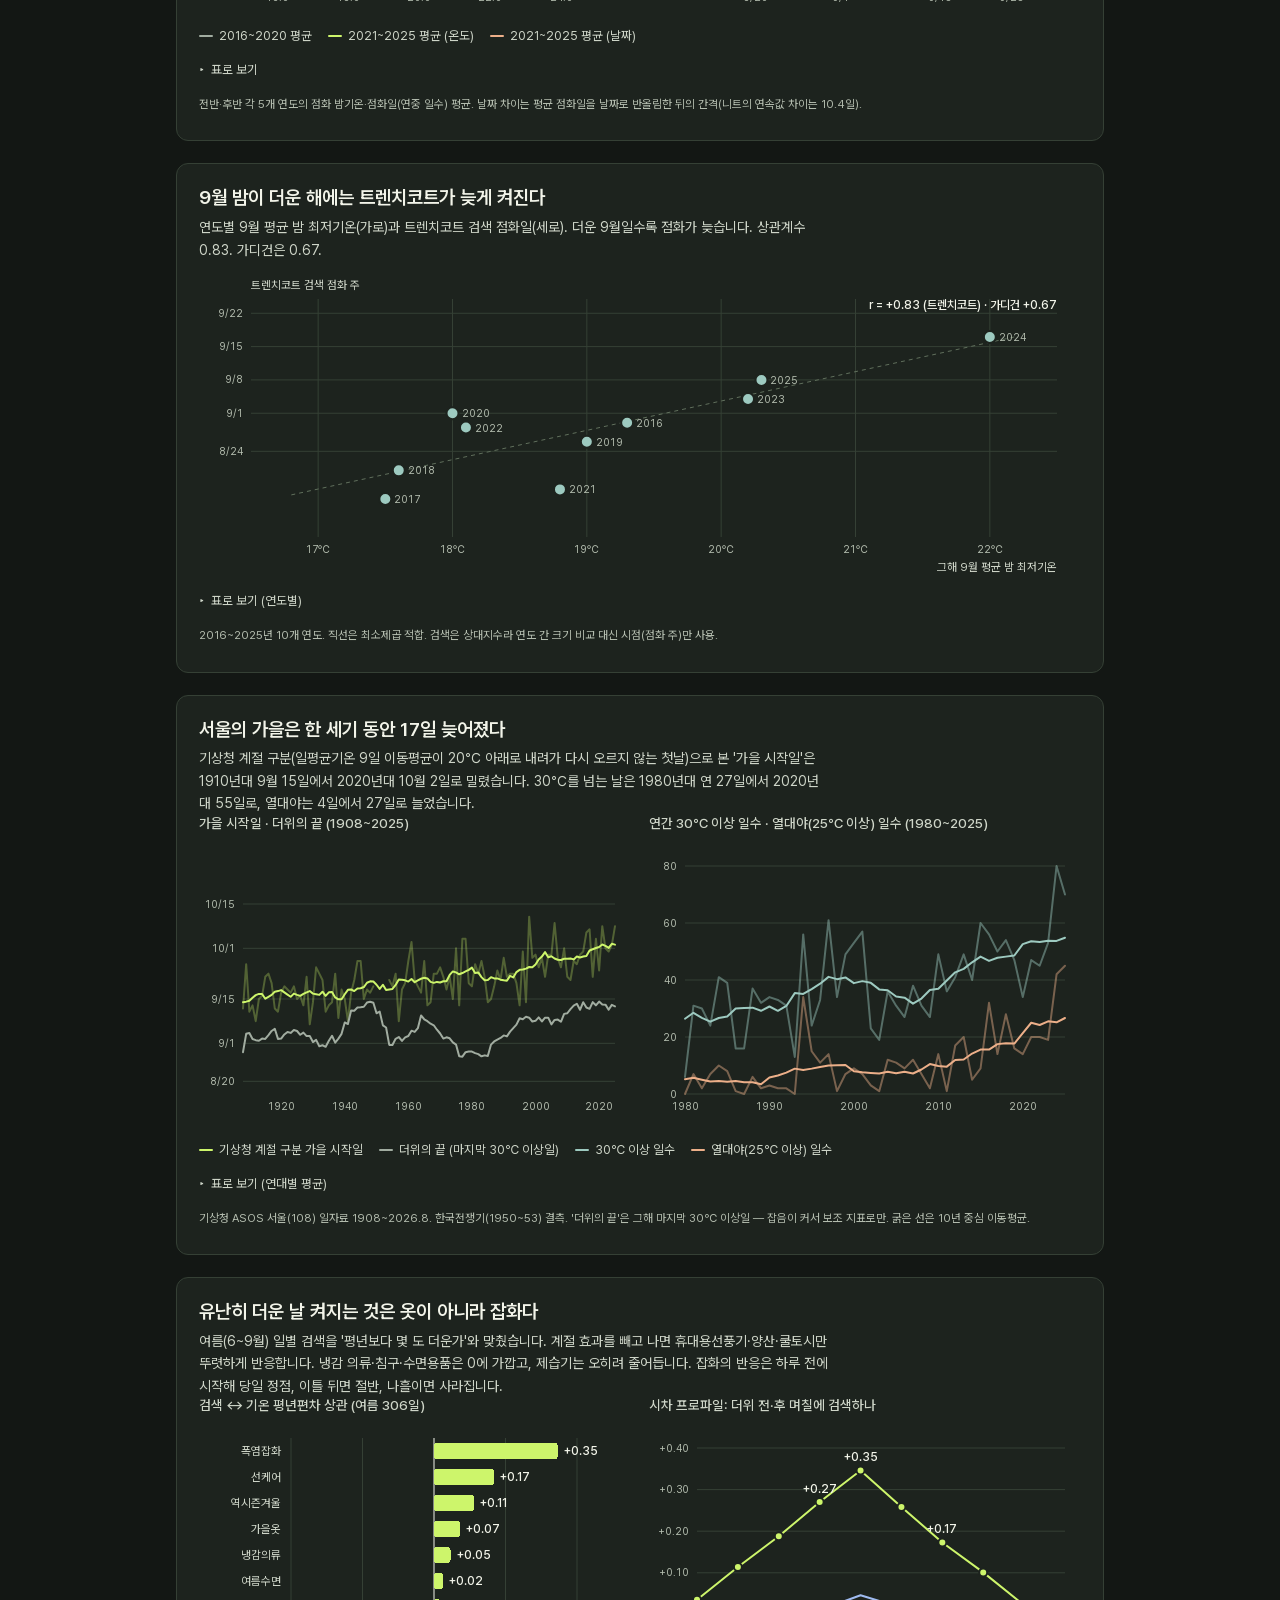
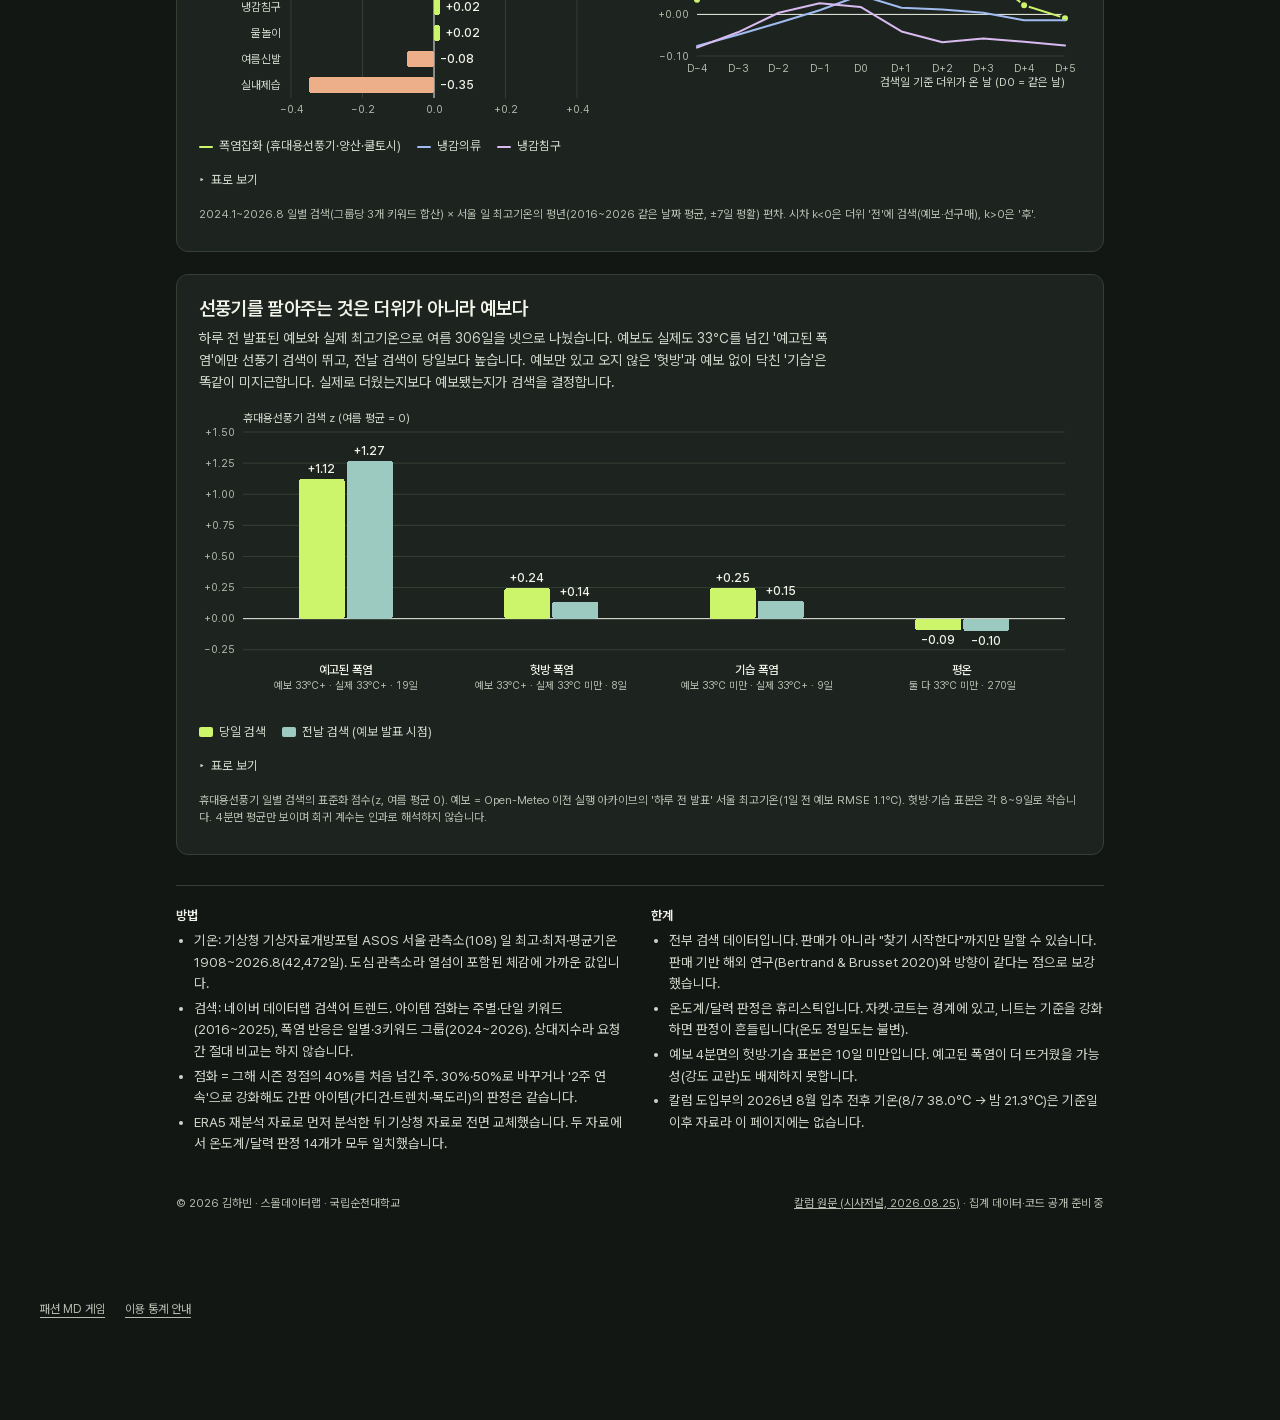
<file: smalldata/heat.html>
<!doctype html>
<html lang="ko" data-key="emerald">
<head>
<meta charset="utf-8">
<meta name="viewport" content="width=device-width, initial-scale=1, viewport-fit=cover">
<title>가을옷은 밤 기온 22도에 켜진다</title>
<meta name="description" content="기상청 서울 118년 기온과 네이버 검색 10년을 겹쳐 가을옷 검색이 켜지는 '밤 기온'을 찾은 「김하빈의 스몰데이터」 8월 칼럼의 데이터 대시보드">


<link rel="stylesheet" href="../assets/key.css">
<style>html{color-scheme:light}img{max-width:100%}[hidden]{display:none!important}body{margin:0;font:14px system-ui,sans-serif}</style>
<link rel="icon" type="image/png" href="../favicon.png?v=20261120-teal2">
<link rel="stylesheet" href="../legacy-fonts.css">
<script src="../analytics.js" defer></script>
<meta name="theme-color" content="#131714">
<meta name="color-scheme" content="dark">
</head>
<body>
<style>
/* 레이아웃: 한 칸 짜리 데이터 에세이. 좌측 정렬 제목 → 수치 띠 → 도표 카드가 세로로 쌓이고, 각 카드는 제목(결론)·도표·표 보기·출처 순. */
:root{
  --bg:#f6f7f8; --surface:#fcfcfb; --ink:#0b0b0b; --ink-2:#52514e; --muted:#898781;
  --grid:#e1e0d9; --axis:#c3c2b7; --ring:rgba(11,11,11,.10); --wash:rgba(42,120,214,.08);
  --pos:#2a78d6; --neg:#e34948; --s1:#2a78d6; --s2:#eb6834; --s3:#1baf7a; --s4:#eda100; --gray:#b9b8b2;
  --f-body:"IBM Plex Sans KR",system-ui,-apple-system,"Segoe UI","Malgun Gothic",sans-serif;
  --f-mono:"IBM Plex Mono",ui-monospace,Consolas,monospace;
  color-scheme:light;
}
@media (prefers-color-scheme:dark){:root:not([data-theme="light"]){
  --bg:#0d0d0d; --surface:#1a1a19; --ink:#f0efec; --ink-2:#c3c2b7; --muted:#898781;
  --grid:#2c2c2a; --axis:#383835; --ring:rgba(255,255,255,.10); --wash:rgba(57,135,229,.12);
  --pos:#3987e5; --neg:#e66767; --s1:#3987e5; --s2:#d95926; --s3:#199e70; --s4:#c98500; --gray:#6b6a66; color-scheme:dark}}
:root[data-theme="dark"]{
  --bg:#0d0d0d; --surface:#1a1a19; --ink:#f0efec; --ink-2:#c3c2b7; --muted:#898781;
  --grid:#2c2c2a; --axis:#383835; --ring:rgba(255,255,255,.10); --wash:rgba(57,135,229,.12);
  --pos:#3987e5; --neg:#e66767; --s1:#3987e5; --s2:#d95926; --s3:#199e70; --s4:#c98500; --gray:#6b6a66; color-scheme:dark}

*{box-sizing:border-box}
body{margin:0;background:var(--bg);color:var(--ink);font-family:var(--f-body);font-size:15px;line-height:1.6;-webkit-font-smoothing:antialiased}
.wrap{max-width:960px;margin:0 auto;padding-block:40px 64px;padding-left:max(16px,env(safe-area-inset-left,0px));padding-right:max(16px,env(safe-area-inset-right,0px))}
a{color:inherit}
h1,h2,h3{margin:0;text-wrap:balance;line-height:1.25}
.eyebrow{font-family:var(--f-mono);font-size:12px;letter-spacing:.08em;text-transform:uppercase;color:var(--ink-2);display:flex;gap:14px;flex-wrap:wrap}
.eyebrow b{color:var(--pos);font-weight:500}
h1{font-size:clamp(28px,4.6vw,44px);font-weight:700;margin-top:14px;letter-spacing:-.01em}
.dek{margin:18px 0 0;max-width:62ch;color:var(--ink-2);font-size:16px}
.dek p{margin:0 0 6px}
.meta{margin-top:22px;display:flex;gap:10px 22px;flex-wrap:wrap;font-family:var(--f-mono);font-size:12px;color:var(--muted)}
.meta span b{color:var(--ink-2);font-weight:500}

.kpis{display:grid;grid-template-columns:1.6fr repeat(4,1fr);gap:12px;margin-top:36px}
@media (max-width:760px){.kpis{grid-template-columns:1fr 1fr}.kpis .hero{grid-column:1/-1}}
.tile{background:var(--surface);border:1px solid var(--ring);border-radius:10px;padding:16px 18px;min-width:0}
.tile .lab{font-size:12.5px;color:var(--ink-2)}
.tile .val{font-size:30px;font-weight:600;letter-spacing:-.02em;margin-top:4px;line-height:1.1}
.tile .sub{font-size:12px;color:var(--muted);margin-top:6px}
.tile.hero .val{font-size:clamp(48px,7vw,64px);font-weight:700}
.tile.hero .val small{display:block;font-size:.3em;font-weight:500;color:var(--ink-2);margin-top:6px;letter-spacing:0;line-height:1.3}
.neg{color:var(--neg)} .pos{color:var(--pos)}

section.card{background:var(--surface);border:1px solid var(--ring);border-radius:12px;padding:22px 22px 16px;margin-top:22px;min-width:0}
.card h2{font-size:19px;font-weight:600}
.card .lede{margin:6px 0 0;color:var(--ink-2);font-size:14px;max-width:70ch}
.chart{position:relative;margin-top:16px}
.chart svg{display:block;width:100%;height:auto;overflow:visible}
.row2{display:grid;grid-template-columns:1fr 1fr;gap:18px}
@media (max-width:700px){.row2{grid-template-columns:1fr}}
.panel h3{font-size:13.5px;font-weight:500;color:var(--ink-2);margin-bottom:4px}
.legend{display:flex;gap:16px;flex-wrap:wrap;margin-top:12px;font-size:12.5px;color:var(--ink-2)}
.legend i{display:inline-block;width:14px;height:0;border-top:2px solid;vertical-align:middle;margin-right:6px;border-radius:2px}
.legend i.rect{height:10px;border:0;border-radius:2px}
.source{font-family:var(--f-mono);font-size:11.5px;color:var(--muted);margin-top:12px;line-height:1.5}
details.tbl{margin-top:10px;font-size:13px}
details.tbl summary{cursor:pointer;color:var(--ink-2);font-size:12.5px;list-style:none;display:inline-flex;gap:6px;align-items:center;padding:4px 0}
details.tbl summary::-webkit-details-marker{display:none}
details.tbl summary::before{content:"▸";font-size:11px}
details.tbl[open] summary::before{content:"▾"}
.tscroll{overflow-x:auto;margin-top:6px}
table{border-collapse:collapse;width:100%;font-size:12.5px;font-variant-numeric:tabular-nums}
th,td{padding:5px 10px;border-bottom:1px solid var(--grid);text-align:right;white-space:nowrap}
th:first-child,td:first-child{text-align:left}
th{color:var(--ink-2);font-weight:500;font-size:12px}

svg text{font-family:var(--f-body);font-size:11.5px;fill:var(--ink-2)}
svg .tick{font-family:var(--f-mono);font-size:10.5px;fill:var(--muted);font-variant-numeric:tabular-nums}
svg .grid{stroke:var(--grid);stroke-width:1}
svg .axis{stroke:var(--axis);stroke-width:1}
svg .base{stroke:var(--ink);stroke-width:1}
svg .lbl{fill:var(--ink);font-weight:500;font-size:12px}
svg .lbl.in{fill:#fff}
svg .note{fill:var(--ink-2);font-size:11.5px}
svg .pos{fill:var(--pos)} svg .negf{fill:var(--neg)} svg .wash{fill:var(--wash)}
svg .l-pos{stroke:var(--pos)} svg .l-neg{stroke:var(--neg)} svg .l-gray{stroke:var(--gray)}
svg .l-s1{stroke:var(--s1)} svg .l-s2{stroke:var(--s2)} svg .l-s3{stroke:var(--s3)} svg .l-s4{stroke:var(--s4)}
svg .line{fill:none;stroke-width:2;stroke-linejoin:round;stroke-linecap:round}
svg .dot{stroke:var(--surface);stroke-width:2}
svg .hit{fill:transparent;cursor:crosshair}
svg .xh{stroke:var(--ink-2);stroke-width:1;pointer-events:none}
svg .bar{shape-rendering:crispEdges}
svg .bar.hover,svg .seg.hover{filter:brightness(1.12)}

.tip{position:fixed;z-index:20;pointer-events:none;background:var(--ink);color:var(--bg);padding:8px 10px;border-radius:6px;font-size:12px;line-height:1.45;max-width:260px;box-shadow:0 4px 18px rgba(0,0,0,.18);opacity:0;transition:opacity .08s}
.tip.on{opacity:1}
.tip b{font-size:14px;font-weight:600}
.tip .k{display:inline-block;width:10px;border-top:2px solid;vertical-align:middle;margin-right:6px}
.tip .dim{opacity:.7}

.two{display:grid;grid-template-columns:1fr 1fr;gap:22px;margin-top:22px}
@media (max-width:760px){.two{grid-template-columns:1fr}}
ol.win{margin:12px 0 0;padding:0;list-style:none;display:grid;gap:8px}
ol.win li{display:grid;grid-template-columns:auto 1fr auto;gap:12px;align-items:baseline;border-bottom:1px solid var(--grid);padding-bottom:8px;font-size:13.5px}
ol.win .rk{font-family:var(--f-mono);color:var(--muted);font-size:12px}
ol.win .nm{min-width:0;overflow:hidden;text-overflow:ellipsis;white-space:nowrap}
ol.win .nm small{display:block;color:var(--muted);font-size:11.5px}
ol.win .mt{font-weight:600;font-variant-numeric:tabular-nums}
ol.win .mt small{color:var(--muted);font-weight:400;font-size:11.5px;margin-left:6px}

.method{margin-top:30px;padding-top:22px;border-top:1px solid var(--grid);display:grid;grid-template-columns:1fr 1fr;gap:22px;font-size:13.5px;color:var(--ink-2)}
@media (max-width:760px){.method{grid-template-columns:1fr}}
.method h3{font-size:13px;color:var(--ink);font-weight:600;margin-bottom:6px}
.method ul{margin:0;padding-left:18px}
.method li{margin:3px 0}
footer{margin-top:36px;font-family:var(--f-mono);font-size:11.5px;color:var(--muted);display:flex;gap:16px;flex-wrap:wrap;justify-content:space-between}
@media (prefers-reduced-motion:reduce){*{transition:none!important}}
:focus-visible{outline:2px solid var(--pos);outline-offset:2px}
/* 모션: 타일·도표·카드 등장(살짝 떠오름), 카드 호버 들림·클릭 눌림. 움직임 줄이기 설정이면 전부 끔 */
@media (prefers-reduced-motion:no-preference){
  .tile,.chart,.card{animation:rise .55s cubic-bezier(.2,.7,.2,1) both}
  .tile:nth-child(2),.card:nth-child(2){animation-delay:.07s}
  .tile:nth-child(3),.card:nth-child(3){animation-delay:.14s}
  .tile:nth-child(4),.card:nth-child(4){animation-delay:.21s}
  .tile:nth-child(5),.card:nth-child(5){animation-delay:.28s}
  .card{transition:transform .18s ease,box-shadow .18s ease}
  .card:hover{transform:translateY(-3px);box-shadow:0 8px 22px var(--ring)}
  .card:active{transform:translateY(-1px) scale(.995)}
}
@keyframes rise{from{opacity:0;transform:translateY(10px)}to{opacity:1;transform:none}}
</style>

<div class="wrap">
<header>
  <div class="eyebrow"><a href="../" style="text-decoration:none">스몰데이터랩</a><a href="./index.html" style="text-decoration:none"><b>김하빈의 스몰데이터</b></a><span>2026년 8월</span><span>기상청 × 네이버 데이터랩</span></div>
  <h1>가을옷 성패는 '9월 첫째 주'가 아닌 '밤 기온 22도'에 달렸다</h1>
  <div class="dek">
    <p>서울 기온 118년과 의류 검색 10년을 겹쳤습니다. 가디건 검색은 해마다 다른 날짜에 켜지지만, 그 주의 밤 기온은 늘 22℃ 부근이었습니다. 트렌치코트 21℃, 니트 18℃, 목도리 5℃.</p>
    <p>기준 온도는 10년간 변하지 않았고, 그 온도가 도착하는 날짜만 최대 11일 늦어졌습니다. 폭염 잡화는 반대로 날씨가 아니라 일기예보에, 나흘만 반응합니다.</p>
  </div>
  <div class="meta">
    <span>데이터 <b>기상청 ASOS 서울(108) 일자료</b> · <b>네이버 데이터랩</b> · Open-Meteo 예보 아카이브</span>
    <span>기온 <b id="m-days"></b>일 (<b id="m-start"></b>~) · 검색 주별 2016~2025 · 일별 2024~2026</span>
    <span>기준일 <b id="m-asof"></b></span>
  </div>
</header>

<div class="kpis" id="kpis"></div>

<section class="card">
  <h2>날짜는 흔들려도 온도는 고정이다 — 옷장의 온도계</h2>
  <p class="lede">2016~2025년 각 해에 가을·겨울 아이템 검색이 '켜진' 주(그해 가을 정점의 40%를 처음 넘긴 주)를 점으로 찍었습니다. 가로는 날짜, 세로는 그 주의 평균 밤 최저기온. 점들은 가로로 넓게 흩어지지만 세로로는 1℃ 안팎에 모입니다. 패딩만 예외입니다.</p>
  <div class="chart" id="c-f1"></div>
  <div class="legend" id="lg-f1"></div>
  <details class="tbl"><summary>표로 보기 (아이템별 점화 통계)</summary><div class="tscroll" id="t-f1"></div></details>
  <p class="source">점화 = 8/1~12/31 창에서 그해 정점의 40%를 처음 넘긴 주(주별 검색, 단일 키워드). 밤기온은 기상청 서울 관측소 점화 주 7일 평균 최저기온. 판정: 온도 편차(℃) &lt; 날짜 편차(일) × 0.25℃/일 이면 '온도계'. 기준을 30%·50%로 바꿔도 가디건·트렌치·목도리는 같은 대역에 머뭅니다.</p>
</section>

<section class="card">
  <h2>온도는 적응하지 않았고, 날짜만 밀렸다</h2>
  <p class="lede">10년을 앞뒤 5년으로 나눠 다시 계산했습니다. 점화 밤기온의 차이는 0.3℃ 안쪽입니다. 대신 그 온도가 찾아오는 날짜가 가디건 5일, 트렌치코트 9일, 니트 11일 늦어졌습니다.</p>
  <div class="row2">
    <div class="panel"><h3>점화 주 밤기온 (℃) — 2016~20 → 2021~25</h3><div class="chart" id="c-f2a"></div></div>
    <div class="panel"><h3>평균 점화일 — 2016~20 → 2021~25</h3><div class="chart" id="c-f2b"></div></div>
  </div>
  <div class="legend" id="lg-f2"></div>
  <details class="tbl"><summary>표로 보기</summary><div class="tscroll" id="t-f2"></div></details>
  <p class="source">전반·후반 각 5개 연도의 점화 밤기온·점화일(연중 일수) 평균. 날짜 차이는 평균 점화일을 날짜로 반올림한 뒤의 간격(니트의 연속값 차이는 10.4일).</p>
</section>

<section class="card">
  <h2>9월 밤이 더운 해에는 트렌치코트가 늦게 켜진다</h2>
  <p class="lede">연도별 9월 평균 밤 최저기온(가로)과 트렌치코트 검색 점화일(세로). 더운 9월일수록 점화가 늦습니다. 상관계수 0.83. 가디건은 0.67.</p>
  <div class="chart" id="c-f3"></div>
  <details class="tbl"><summary>표로 보기 (연도별)</summary><div class="tscroll" id="t-f3"></div></details>
  <p class="source">2016~2025년 10개 연도. 직선은 최소제곱 적합. 검색은 상대지수라 연도 간 크기 비교 대신 시점(점화 주)만 사용.</p>
</section>

<section class="card">
  <h2>서울의 가을은 한 세기 동안 17일 늦어졌다</h2>
  <p class="lede">기상청 계절 구분(일평균기온 9일 이동평균이 20℃ 아래로 내려가 다시 오르지 않는 첫날)으로 본 '가을 시작일'은 1910년대 9월 15일에서 2020년대 10월 2일로 밀렸습니다. 30℃를 넘는 날은 1980년대 연 27일에서 2020년대 55일로, 열대야는 4일에서 27일로 늘었습니다.</p>
  <div class="row2">
    <div class="panel"><h3>가을 시작일 · 더위의 끝 (1908~2025)</h3><div class="chart" id="c-f4a"></div></div>
    <div class="panel"><h3>연간 30℃ 이상 일수 · 열대야(25℃ 이상) 일수 (1980~2025)</h3><div class="chart" id="c-f4b"></div></div>
  </div>
  <div class="legend" id="lg-f4"></div>
  <details class="tbl"><summary>표로 보기 (연대별 평균)</summary><div class="tscroll" id="t-f4"></div></details>
  <p class="source">기상청 ASOS 서울(108) 일자료 1908~2026.8. 한국전쟁기(1950~53) 결측. '더위의 끝'은 그해 마지막 30℃ 이상일 — 잡음이 커서 보조 지표로만. 굵은 선은 10년 중심 이동평균.</p>
</section>

<section class="card">
  <h2>유난히 더운 날 켜지는 것은 옷이 아니라 잡화다</h2>
  <p class="lede">여름(6~9월) 일별 검색을 '평년보다 몇 도 더운가'와 맞췄습니다. 계절 효과를 빼고 나면 휴대용선풍기·양산·쿨토시만 뚜렷하게 반응합니다. 냉감 의류·침구·수면용품은 0에 가깝고, 제습기는 오히려 줄어듭니다. 잡화의 반응은 하루 전에 시작해 당일 정점, 이틀 뒤면 절반, 나흘이면 사라집니다.</p>
  <div class="row2">
    <div class="panel"><h3>검색 ↔ 기온 평년편차 상관 (여름 306일)</h3><div class="chart" id="c-f5a"></div></div>
    <div class="panel"><h3>시차 프로파일: 더위 전·후 며칠에 검색하나</h3><div class="chart" id="c-f5b"></div></div>
  </div>
  <div class="legend" id="lg-f5"></div>
  <details class="tbl"><summary>표로 보기</summary><div class="tscroll" id="t-f5"></div></details>
  <p class="source">2024.1~2026.8 일별 검색(그룹당 3개 키워드 합산) × 서울 일 최고기온의 평년(2016~2026 같은 날짜 평균, ±7일 평활) 편차. 시차 k&lt;0은 더위 '전'에 검색(예보·선구매), k&gt;0은 '후'.</p>
</section>

<section class="card">
  <h2>선풍기를 팔아주는 것은 더위가 아니라 예보다</h2>
  <p class="lede">하루 전 발표된 예보와 실제 최고기온으로 여름 306일을 넷으로 나눴습니다. 예보도 실제도 33℃를 넘긴 '예고된 폭염'에만 선풍기 검색이 뛰고, 전날 검색이 당일보다 높습니다. 예보만 있고 오지 않은 '헛방'과 예보 없이 닥친 '기습'은 똑같이 미지근합니다. 실제로 더웠는지보다 예보됐는지가 검색을 결정합니다.</p>
  <div class="chart" id="c-f6"></div>
  <div class="legend" id="lg-f6"></div>
  <details class="tbl"><summary>표로 보기</summary><div class="tscroll" id="t-f6"></div></details>
  <p class="source">휴대용선풍기 일별 검색의 표준화 점수(z, 여름 평균 0). 예보 = Open-Meteo 이전 실행 아카이브의 '하루 전 발표' 서울 최고기온(1일 전 예보 RMSE 1.1℃). 헛방·기습 표본은 각 8~9일로 작습니다. 4분면 평균만 보이며 회귀 계수는 인과로 해석하지 않습니다.</p>
</section>

<div class="method">
  <div><h3>방법</h3><ul>
    <li>기온: 기상청 기상자료개방포털 ASOS 서울 관측소(108) 일 최고·최저·평균기온 1908~2026.8(42,472일). 도심 관측소라 열섬이 포함된 체감에 가까운 값입니다.</li>
    <li>검색: 네이버 데이터랩 검색어 트렌드. 아이템 점화는 주별·단일 키워드(2016~2025), 폭염 반응은 일별·3키워드 그룹(2024~2026). 상대지수라 요청 간 절대 비교는 하지 않습니다.</li>
    <li>점화 = 그해 시즌 정점의 40%를 처음 넘긴 주. 30%·50%로 바꾸거나 '2주 연속'으로 강화해도 간판 아이템(가디건·트렌치·목도리)의 판정은 같습니다.</li>
    <li>ERA5 재분석 자료로 먼저 분석한 뒤 기상청 자료로 전면 교체했습니다. 두 자료에서 온도계/달력 판정 14개가 모두 일치했습니다.</li>
  </ul></div>
  <div><h3>한계</h3><ul>
    <li>전부 검색 데이터입니다. 판매가 아니라 "찾기 시작한다"까지만 말할 수 있습니다. 판매 기반 해외 연구(Bertrand &amp; Brusset 2020)와 방향이 같다는 점으로 보강했습니다.</li>
    <li>온도계/달력 판정은 휴리스틱입니다. 자켓·코트는 경계에 있고, 니트는 기준을 강화하면 판정이 흔들립니다(온도 정밀도는 불변).</li>
    <li>예보 4분면의 헛방·기습 표본은 10일 미만입니다. 예고된 폭염이 더 뜨거웠을 가능성(강도 교란)도 배제하지 못합니다.</li>
    <li>칼럼 도입부의 2026년 8월 입추 전후 기온(8/7 38.0℃ → 밤 21.3℃)은 기준일 이후 자료라 이 페이지에는 없습니다.</li>
  </ul></div>
</div>

<footer>
  <span>© 2026 김하빈 · 스몰데이터랩 · 국립순천대학교</span>
  <span><a href="https://www.sisajournal.com/news/articleView.html?idxno=384704">칼럼 원문 (시사저널, 2026.08.25)</a> · 집계 데이터·코드 공개 준비 중</span>
</footer>
</div>
<div class="tip" id="tip" role="status" aria-live="polite"></div>

<script>
const D = {"headline":{"asof":"2026.08.01","kma_days":42472,"kma_start":"1908","cardigan_t":22.127142857142857,"cardigan_sd":1.0213469830884834,"knit_shift":10.399999999999977,"trench_r":0.8335856893242604,"autumn_1910s":"09-15","autumn_2020s":"10-02","autumn_shift":17.066666666666663,"hot_1980s":27.2,"hot_2020s":54.833333333333336,"trop_1980s":4.3,"trop_2020s":26.666666666666668,"fc_rmse":1.1382390940809044,"summer_days_n":306,"scan_days_n":306},"ladder":[{"item":"가디건","n":10,"date":"08-24","doy":236.0,"sd_day":7.102425250887506,"tmin":22.127142857142857,"sd_tmin":1.0213469830884834,"verdict":"온도계","r_sep":0.6655507777838284},{"item":"트렌치코트","n":10,"date":"08-28","doy":240.9,"sd_day":10.492854711659739,"tmin":21.15714285714286,"sd_tmin":1.4179446016766788,"verdict":"온도계","r_sep":0.8335856893242604},{"item":"니트","n":10,"date":"09-14","doy":257.0,"sd_day":7.211102550927978,"tmin":17.99142857142857,"sd_tmin":1.302974096672164,"verdict":"온도계","r_sep":0.46863765993165835},{"item":"목도리","n":10,"date":"10-31","doy":304.6,"sd_day":5.853773711604051,"tmin":4.9471428571428575,"sd_tmin":1.3084939673475895,"verdict":"온도계","r_sep":0.13223902119059625},{"item":"패딩","n":10,"date":"10-26","doy":299.0,"sd_day":8.589399151150083,"tmin":6.662857142857144,"sd_tmin":2.867633122958925,"verdict":"달력","r_sep":0.40003715684785074}],"points":{"가디건":[{"yr":2016,"doy":235,"date":"08-22","tmin":22.4,"sep_tmin":19.3},{"yr":2017,"doy":226,"date":"08-14","tmin":22.1,"sep_tmin":17.5},{"yr":2018,"doy":232,"date":"08-20","tmin":23.4,"sep_tmin":17.6},{"yr":2019,"doy":231,"date":"08-19","tmin":22.3,"sep_tmin":19.0},{"yr":2020,"doy":244,"date":"08-31","tmin":21.3,"sep_tmin":18.0},{"yr":2021,"doy":228,"date":"08-16","tmin":21.7,"sep_tmin":18.8},{"yr":2022,"doy":234,"date":"08-22","tmin":20.3,"sep_tmin":18.1},{"yr":2023,"doy":240,"date":"08-28","tmin":21.2,"sep_tmin":20.2},{"yr":2024,"doy":246,"date":"09-02","tmin":23.3,"sep_tmin":22.0},{"yr":2025,"doy":244,"date":"09-01","tmin":23.3,"sep_tmin":20.3}],"트렌치코트":[{"yr":2016,"doy":242,"date":"08-29","tmin":18.6,"sep_tmin":19.3},{"yr":2017,"doy":226,"date":"08-14","tmin":22.1,"sep_tmin":17.5},{"yr":2018,"doy":232,"date":"08-20","tmin":23.4,"sep_tmin":17.6},{"yr":2019,"doy":238,"date":"08-26","tmin":20.7,"sep_tmin":19.0},{"yr":2020,"doy":244,"date":"08-31","tmin":21.3,"sep_tmin":18.0},{"yr":2021,"doy":228,"date":"08-16","tmin":21.7,"sep_tmin":18.8},{"yr":2022,"doy":241,"date":"08-29","tmin":19.4,"sep_tmin":18.1},{"yr":2023,"doy":247,"date":"09-04","tmin":22.4,"sep_tmin":20.2},{"yr":2024,"doy":260,"date":"09-16","tmin":21.6,"sep_tmin":22.0},{"yr":2025,"doy":251,"date":"09-08","tmin":20.5,"sep_tmin":20.3}],"니트":[{"yr":2016,"doy":242,"date":"08-29","tmin":18.6,"sep_tmin":19.3},{"yr":2017,"doy":254,"date":"09-11","tmin":17.2,"sep_tmin":17.5},{"yr":2018,"doy":253,"date":"09-10","tmin":19.3,"sep_tmin":17.6},{"yr":2019,"doy":259,"date":"09-16","tmin":17.1,"sep_tmin":19.0},{"yr":2020,"doy":251,"date":"09-07","tmin":18.6,"sep_tmin":18.0},{"yr":2021,"doy":263,"date":"09-20","tmin":17.7,"sep_tmin":18.8},{"yr":2022,"doy":262,"date":"09-19","tmin":15.0,"sep_tmin":18.1},{"yr":2023,"doy":261,"date":"09-18","tmin":18.5,"sep_tmin":20.2},{"yr":2024,"doy":267,"date":"09-23","tmin":18.5,"sep_tmin":22.0},{"yr":2025,"doy":258,"date":"09-15","tmin":19.5,"sep_tmin":20.3}],"목도리":[{"yr":2016,"doy":305,"date":"10-31","tmin":4.6,"sep_tmin":19.3},{"yr":2017,"doy":310,"date":"11-06","tmin":5.2,"sep_tmin":17.5},{"yr":2018,"doy":302,"date":"10-29","tmin":3.4,"sep_tmin":17.6},{"yr":2019,"doy":308,"date":"11-04","tmin":5.7,"sep_tmin":19.0},{"yr":2020,"doy":307,"date":"11-02","tmin":5.6,"sep_tmin":18.0},{"yr":2021,"doy":291,"date":"10-18","tmin":5.2,"sep_tmin":18.8},{"yr":2022,"doy":304,"date":"10-31","tmin":5.4,"sep_tmin":18.1},{"yr":2023,"doy":310,"date":"11-06","tmin":2.1,"sep_tmin":20.2},{"yr":2024,"doy":309,"date":"11-04","tmin":5.8,"sep_tmin":22.0},{"yr":2025,"doy":300,"date":"10-27","tmin":6.6,"sep_tmin":20.3}],"패딩":[{"yr":2016,"doy":305,"date":"10-31","tmin":4.6,"sep_tmin":19.3},{"yr":2017,"doy":303,"date":"10-30","tmin":6.4,"sep_tmin":17.5},{"yr":2018,"doy":302,"date":"10-29","tmin":3.4,"sep_tmin":17.6},{"yr":2019,"doy":301,"date":"10-28","tmin":8.3,"sep_tmin":19.0},{"yr":2020,"doy":293,"date":"10-19","tmin":7.7,"sep_tmin":18.0},{"yr":2021,"doy":284,"date":"10-11","tmin":11.9,"sep_tmin":18.8},{"yr":2022,"doy":290,"date":"10-17","tmin":7.5,"sep_tmin":18.1},{"yr":2023,"doy":310,"date":"11-06","tmin":2.1,"sep_tmin":20.2},{"yr":2024,"doy":309,"date":"11-04","tmin":5.8,"sep_tmin":22.0},{"yr":2025,"doy":293,"date":"10-20","tmin":9.0,"sep_tmin":20.3}]},"sens":{"가디건":{"30":22.4,"40":22.1,"50":20.4},"트렌치코트":{"30":22.3,"40":21.2,"50":19.8},"니트":{"30":20.1,"40":18.0,"50":15.8},"목도리":{"30":5.5,"40":4.9,"50":2.3}},"adapt":[{"item":"가디건","t1":22.294285714285714,"t2":21.959999999999997,"d1":233.6,"d2":238.4,"md1":"08-21","md2":"08-26"},{"item":"트렌치코트","t1":21.202857142857145,"t2":21.111428571428572,"d1":236.4,"d2":245.4,"md1":"08-24","md2":"09-02"},{"item":"니트","t1":18.148571428571433,"t2":17.834285714285716,"d1":251.8,"d2":262.2,"md1":"09-08","md2":"09-19"}],"century":{"years":[1908,1909,1910,1911,1912,1913,1914,1915,1916,1917,1918,1919,1920,1921,1922,1923,1924,1925,1926,1927,1928,1929,1930,1931,1932,1933,1934,1935,1936,1937,1938,1939,1940,1941,1942,1943,1944,1945,1946,1947,1948,1949,1950,1951,1952,1953,1954,1955,1956,1957,1958,1959,1960,1961,1962,1963,1964,1965,1966,1967,1968,1969,1970,1971,1972,1973,1974,1975,1976,1977,1978,1979,1980,1981,1982,1983,1984,1985,1986,1987,1988,1989,1990,1991,1992,1993,1994,1995,1996,1997,1998,1999,2000,2001,2002,2003,2004,2005,2006,2007,2008,2009,2010,2011,2012,2013,2014,2015,2016,2017,2018,2019,2020,2021,2022,2023,2024,2025],"autumn":[255,269,254,256,251,258,259,265,266,263,255,254,260,262,261,260,262,258,259,256,265,250,257,268,266,264,254,256,257,266,252,261,258,251,260,264,270,270,258,261,260,262,null,null,null,null,264,262,266,251,261,263,270,276,264,262,260,270,256,257,266,266,268,265,261,265,258,274,256,277,277,263,262,269,266,270,265,257,258,262,267,264,271,265,266,266,263,256,273,257,284,271,272,268,271,265,272,272,282,271,268,274,265,264,270,269,272,273,279,280,265,277,267,281,274,273,275,281],"last30":[234,241,238,247,246,276,249,232,242,243,241,240,250,260,253,244,250,245,250,240,250,237,238,267,242,244,231,252,230,243,245,256,254,245,255,259,267,247,273,242,255,257,null,null,null,null,247,250,247,238,222,257,257,250,235,256,251,267,243,250,262,245,251,242,230,242,239,251,247,247,249,238,214,241,244,244,239,246,244,240,252,236,250,251,250,249,247,243,259,251,263,256,247,259,247,237,249,254,246,263,263,235,261,260,240,262,251,267,257,269,244,259,244,256,261,252,263,258],"decades":[{"dec":"1910s","n":10,"autumn":258.1,"autumn_md":"09-15","last30":245.4,"last30_md":"09-02"},{"dec":"1920s","n":10,"autumn":259.3,"autumn_md":"09-16","last30":247.9,"last30_md":"09-04"},{"dec":"1930s","n":10,"autumn":260.1,"autumn_md":"09-17","last30":244.8,"last30_md":"09-01"},{"dec":"1940s","n":10,"autumn":261.4,"autumn_md":"09-18","last30":255.4,"last30_md":"09-12"},{"dec":"1950s","n":6,"autumn":261.1666666666667,"autumn_md":"09-18","last30":243.5,"last30_md":"08-31"},{"dec":"1960s","n":10,"autumn":264.7,"autumn_md":"09-21","last30":251.6,"last30_md":"09-08"},{"dec":"1970s","n":10,"autumn":266.4,"autumn_md":"09-23","last30":243.6,"last30_md":"08-31"},{"dec":"1980s","n":10,"autumn":264.0,"autumn_md":"09-21","last30":240.0,"last30_md":"08-28"},{"dec":"1990s","n":10,"autumn":267.2,"autumn_md":"09-24","last30":251.9,"last30_md":"09-08"},{"dec":"2000s","n":10,"autumn":271.5,"autumn_md":"09-28","last30":250.0,"last30_md":"09-07"},{"dec":"2010s","n":10,"autumn":271.4,"autumn_md":"09-28","last30":257.0,"last30_md":"09-14"},{"dec":"2020s","n":6,"autumn":275.1666666666667,"autumn_md":"10-02","last30":255.66666666666666,"last30_md":"09-12"}]},"heatdays":{"years":[1980,1981,1982,1983,1984,1985,1986,1987,1988,1989,1990,1991,1992,1993,1994,1995,1996,1997,1998,1999,2000,2001,2002,2003,2004,2005,2006,2007,2008,2009,2010,2011,2012,2013,2014,2015,2016,2017,2018,2019,2020,2021,2022,2023,2024,2025],"hot":[6,31,30,24,41,39,16,16,37,32,34,33,31,13,56,24,33,61,34,49,53,57,23,19,36,31,27,38,31,27,49,36,41,49,40,60,56,50,54,47,34,47,45,53,80,70],"trop":[0,7,2,7,10,8,1,0,6,2,3,2,2,0,34,15,11,14,1,7,9,7,3,1,12,11,9,12,7,2,14,1,17,20,5,9,32,14,28,16,14,20,20,19,42,45],"decades":[{"dec":"1980s","hot":27.2,"trop":4.3},{"dec":"1990s","hot":36.8,"trop":8.9},{"dec":"2000s","hot":34.2,"trop":7.3},{"dec":"2010s","hot":48.2,"trop":15.6},{"dec":"2020s","hot":54.833333333333336,"trop":26.666666666666668}]},"anomr":[{"g":"폭염잡화","kw":"휴대용선풍기·양산·쿨토시","r":0.34615652251891105},{"g":"선케어","kw":"선크림·선쿠션·선스틱","r":0.16833944228445458},{"g":"역시즌겨울","kw":"패딩·코트","r":0.11286587587941221},{"g":"가을옷","kw":"트렌치코트·가디건·니트","r":0.07376307593998524},{"g":"냉감의류","kw":"쿨링티셔츠·린넨셔츠·냉감티셔츠","r":0.0461767930423257},{"g":"여름수면","kw":"인견잠옷·홑이불·냉감패드","r":0.02488086032191203},{"g":"냉감침구","kw":"쿨매트·냉감이불·쿨링매트","r":0.017710451772278108},{"g":"물놀이","kw":"수영복·래시가드·워터파크","r":0.016308580484045834},{"g":"여름신발","kw":"샌들·슬리퍼·아쿠아슈즈","r":-0.07559993050262837},{"g":"실내제습","kw":"제습기·에어서큘레이터","r":-0.3504197969901318}],"lags":[-4,-3,-2,-1,0,1,2,3,4,5],"lagprof":{"폭염잡화":[0.035,0.114,0.188,0.27,0.346,0.258,0.173,0.101,0.022,-0.009],"냉감의류":[-0.076,-0.049,-0.02,0.01,0.046,0.016,0.012,0.004,-0.014,-0.014],"냉감침구":[-0.08,-0.043,0.004,0.027,0.018,-0.041,-0.067,-0.058,-0.066,-0.075]},"quad":[{"q":"예고된 폭염","def":"예보 33℃+ · 실제 33℃+","n":19,"z":1.1223645152395856,"z_lead":1.268702986305388},{"q":"헛방 폭염","def":"예보 33℃+ · 실제 33℃ 미만","n":8,"z":0.24472840742418206,"z_lead":0.13788581510819437},{"q":"기습 폭염","def":"예보 33℃ 미만 · 실제 33℃+","n":9,"z":0.24672098236929582,"z_lead":0.14561298204842535},{"q":"평온","def":"둘 다 33℃ 미만","n":270,"z":-0.09445645144544143,"z_lead":-0.0988813708563999}]};
const $ = s => document.querySelector(s);
const fmtN = v => v.toLocaleString("ko-KR");
const fmtT = v => v.toFixed(1) + "℃";
const fmtR = v => (v >= 0 ? "+" : "−") + Math.abs(v).toFixed(2);
const fmtZ = v => (v >= 0 ? "+" : "−") + Math.abs(v).toFixed(2);
const MD = doy => { const d = new Date(2001, 0, 1); d.setDate(d.getDate() + Math.floor(doy) - 1); return (d.getMonth() + 1) + "/" + d.getDate(); };
const T = (tag, attrs, parent) => { const e = document.createElementNS("http://www.w3.org/2000/svg", tag); for (const k in attrs) e.setAttribute(k, attrs[k]); if (parent) parent.appendChild(e); return e; };
const txt = (parent, x, y, s, cls, anchor) => { const t = T("text", { x, y, class: cls || "", "text-anchor": anchor || "start" }, parent); t.textContent = s; return t; };
const cssVar = n => getComputedStyle(document.documentElement).getPropertyValue(n).trim() || "#888";

/* ---------- 툴팁 ---------- */
const tip = $("#tip");
function showTip(ev, rows) { tip.replaceChildren(); rows.forEach(r => { const d = document.createElement("div"); if (r.k) { const k = document.createElement("span"); k.className = "k"; k.style.borderColor = r.k; d.appendChild(k); } if (r.b) { const b = document.createElement("b"); b.textContent = r.b; d.appendChild(b); d.appendChild(document.createTextNode(" ")); } const s = document.createElement("span"); s.className = r.b ? "dim" : ""; s.textContent = r.t || ""; d.appendChild(s); tip.appendChild(d); }); tip.classList.add("on"); moveTip(ev); }
function moveTip(ev) { const w = tip.offsetWidth, h = tip.offsetHeight; let x = ev.clientX + 14, y = ev.clientY + 14; if (x + w > innerWidth - 8) x = ev.clientX - w - 14; if (y + h > innerHeight - 8) y = ev.clientY - h - 14; tip.style.left = x + "px"; tip.style.top = y + "px"; }
function hideTip() { tip.classList.remove("on"); }

/* ---------- 공통 스케일 ---------- */
const lin = (d0, d1, r0, r1) => v => r0 + (v - d0) / (d1 - d0) * (r1 - r0);
function svgIn(el, w, h) { el.replaceChildren(); return T("svg", { viewBox: `0 0 ${w} ${h}`, width: w, height: h, role: "img" }, el); }
function widthOf(el) { return Math.max(280, el.clientWidth || 600); }
function table(sel, head, rows) { const box = $(sel); box.replaceChildren(); const t = document.createElement("table"); const tr = document.createElement("tr"); head.forEach(h => { const th = document.createElement("th"); th.textContent = h; tr.appendChild(th); }); t.appendChild(tr); rows.forEach(r => { const tr = document.createElement("tr"); r.forEach(c => { const td = document.createElement("td"); td.textContent = c; tr.appendChild(td); }); t.appendChild(tr); }); box.appendChild(t); }
function legend(sel, items) { const l = $(sel); l.replaceChildren(); items.forEach(it => { const sp = document.createElement("span"); const i = document.createElement("i"); i.style.borderColor = it.c; if (it.rect) { i.className = "rect"; i.style.background = it.c; } sp.appendChild(i); sp.appendChild(document.createTextNode(it.t)); l.appendChild(sp); }); }
const COLORS = { pos: "var(--pos)", neg: "var(--neg)", gray: "var(--gray)", s1: "var(--s1)", s2: "var(--s2)", s3: "var(--s3)", s4: "var(--s4)" };
const ITEM_C = { "가디건": "s1", "트렌치코트": "s2", "니트": "s3", "목도리": "s4", "패딩": "gray" };

/* ---------- 선 그래프 공통 ---------- */
function lineChart(sel, { series, xs, xlab, ylo, yhi, yticks, yfmt, xfmt, refs, endLabels, H = 260, m = { l: 44, r: 16, t: 18, b: 34 } }) {
  const el = $(sel), W = widthOf(el); const s = svgIn(el, W, H);
  const x = lin(0, xs.length - 1, m.l, W - m.r), y = lin(ylo, yhi, H - m.b, m.t);
  yticks.forEach(v => { T("line", { x1: m.l, x2: W - m.r, y1: y(v), y2: y(v), class: v === 0 && ylo < 0 ? "base" : "grid" }, s); txt(s, m.l - 8, y(v) + 3.5, yfmt(v), "tick", "end"); });
  (refs || []).forEach(r => { T("line", { x1: m.l, x2: W - m.r, y1: y(r.v), y2: y(r.v), class: "axis" }, s); txt(s, W - m.r, y(r.v) - 4, r.t, "tick", "end"); });
  xfmt.forEach(([i, t]) => txt(s, x(i), H - m.b + 16, t, "tick", "middle"));
  if (xlab) txt(s, W - m.r, H - 4, xlab, "note", "end");
  series.forEach(sr => {
    let d = "", pen = false; sr.v.forEach((v, i) => { if (v == null) { pen = false; return; } d += (pen ? " L" : " M") + x(i) + "," + y(v); pen = true; });
    T("path", { d, class: "line l-" + sr.c, "stroke-width": sr.w || 2, opacity: sr.o || 1 }, s);
    if (sr.dots) sr.v.forEach((v, i) => v != null && T("circle", { cx: x(i), cy: y(v), r: 4, class: "dot", fill: COLORS[sr.c] }, s));
    if (sr.pointLabels) sr.pointLabels.forEach(i => sr.v[i] != null && txt(s, x(i), y(sr.v[i]) + (sr.labelBelow ? 16 : -9), yfmt(sr.v[i]), "lbl", "middle"));
  });
  if (endLabels) {
    const ends = series.filter(sr => !sr.noLabel).map(sr => { let i = sr.v.length - 1; while (i >= 0 && sr.v[i] == null) i--; return { sr, i, yv: y(sr.v[i]) }; }).sort((a, b) => a.yv - b.yv);
    let last = -Infinity; ends.forEach(e => { e.yv = Math.max(e.yv, last + 14); last = e.yv; txt(s, x(e.i) + 8, e.yv + 4, e.sr.name, "note"); });
  }
  const xh = T("line", { y1: m.t, y2: H - m.b, class: "xh", visibility: "hidden" }, s);
  const hit = T("rect", { x: m.l, y: m.t, width: W - m.l - m.r, height: H - m.t - m.b, class: "hit" }, s);
  hit.addEventListener("pointermove", ev => { const r = s.getBoundingClientRect(); const px = (ev.clientX - r.left) * W / r.width; const i = Math.max(0, Math.min(xs.length - 1, Math.round((px - m.l) / (W - m.l - m.r) * (xs.length - 1)))); xh.setAttribute("x1", x(i)); xh.setAttribute("x2", x(i)); xh.setAttribute("visibility", "visible"); showTip(ev, [{ t: xs[i] }].concat(series.filter(sr => sr.v[i] != null && !sr.noTip).map(sr => ({ k: cssVar(COLORS[sr.c].slice(4, -1)), b: (sr.tipFmt || yfmt)(sr.v[i]), t: sr.name })))); });
  hit.addEventListener("pointerleave", () => { xh.setAttribute("visibility", "hidden"); hideTip(); });
  return s;
}

/* ---------- 가로 막대 (F5a) ---------- */
function hbars(sel, rows, { val, label, diverging, dmax, fmt, tipRows }) {
  const el = $(sel), W = widthOf(el), rowH = 26, m = { l: 92, r: 54, t: 8, b: 26 }, H = m.t + rows.length * rowH + m.b;
  const s = svgIn(el, W, H);
  const lo = diverging ? -dmax : 0, hi = dmax;
  const x = lin(lo, hi, m.l, W - m.r);
  const ticks = diverging ? [-dmax, -dmax / 2, 0, dmax / 2, dmax] : [0, .25, .5, .75, 1];
  ticks.forEach(v => { T("line", { x1: x(v), x2: x(v), y1: m.t, y2: H - m.b, class: v === 0 ? "base" : "grid" }, s); txt(s, x(v), H - m.b + 15, fmt(v, true), "tick", "middle"); });
  rows.forEach((r, i) => {
    const v = val(r), cy = m.t + i * rowH + rowH / 2, bh = 16;
    const x0 = Math.min(x(0), x(v)), bw = Math.abs(x(v) - x(0));
    const rect = T("rect", { x: x0, y: cy - bh / 2, width: Math.max(bw, 0), height: bh, rx: 3, class: "bar " + (diverging ? (v >= 0 ? "pos" : "negf") : "negf") }, s);
    txt(s, m.l - 10, cy + 4, label(r), "", "end");
    txt(s, v >= 0 ? x(v) + 6 : x(0) + 6, cy + 4, fmt(v), "lbl", "start");
    const hit = T("rect", { x: m.l, y: cy - rowH / 2, width: W - m.l - m.r, height: rowH, class: "hit" }, s);
    hit.addEventListener("pointermove", ev => { rect.classList.add("hover"); showTip(ev, tipRows(r)); });
    hit.addEventListener("pointerleave", () => { rect.classList.remove("hover"); hideTip(); });
  });
}

/* ---------- KPI ---------- */
(function kpis() {
  const H = D.headline; $("#m-asof").textContent = H.asof; $("#m-days").textContent = fmtN(H.kma_days); $("#m-start").textContent = H.kma_start;
  const k = $("#kpis");
  const tile = (lab, val, sub, cls, hero) => { const d = document.createElement("div"); d.className = "tile" + (hero ? " hero" : ""); d.innerHTML = `<div class="lab"></div><div class="val ${cls || ""}"></div><div class="sub"></div>`; d.children[0].textContent = lab; d.children[1].innerHTML = val; d.children[2].textContent = sub; k.appendChild(d); };
  const knit = D.adapt.find(a => a.item === "니트"), shiftDays = Math.floor(knit.d2) - Math.floor(knit.d1);
  tile("가디건 검색이 켜지는 밤 기온", `${H.cardigan_t.toFixed(1)}℃<small>10년 편차 ±${H.cardigan_sd.toFixed(1)}℃ · 트렌치코트 21.2 · 니트 18.0 · 목도리 4.9</small>`, "2016~2025 점화 주 평균 최저기온 (기상청 서울)", "pos", true);
  tile("니트 점화일, 5년 새", `+${shiftDays}일`, `${MD(knit.d1)} → ${MD(knit.d2)} · 점화 온도 차이는 0.3℃`, "neg");
  tile("더운 9월 ↔ 늦은 트렌치 점화", H.trench_r.toFixed(2), "연도별 상관계수 (10개 연도)", "pos");
  tile("폭염 잡화의 반응 수명", "4일", "하루 전 시작 → 당일 정점 → 이틀 뒤 소멸", "pos");
  tile("가을 시작일, 한 세기 동안", `+${Math.round(H.autumn_shift)}일`, `1910년대 ${H.autumn_1910s.replace("-", "/").replace(/^0/, "")} → 2020년대 ${H.autumn_2020s.replace("-", "/").replace(/^0/, "")} (기상청 계절 구분)`, "neg");
})();

/* ---------- F1 점화 산점 ---------- */
function drawF1() {
  const el = $("#c-f1"), W = widthOf(el), H = 360, m = { l: 48, r: 16, t: 24, b: 40 };
  const s = svgIn(el, W, H);
  const x = lin(213, 366, m.l, W - m.r), y = lin(0, 28, H - m.b, m.t);
  [0, 5, 10, 15, 20, 25].forEach(v => { T("line", { x1: m.l, x2: W - m.r, y1: y(v), y2: y(v), class: "grid" }, s); txt(s, m.l - 8, y(v) + 3.5, v + "℃", "tick", "end"); });
  [[213, "8월"], [244, "9월"], [274, "10월"], [305, "11월"], [335, "12월"]].forEach(([d, t]) => { T("line", { x1: x(d), x2: x(d), y1: H - m.b, y2: H - m.b + 4, class: "axis" }, s); txt(s, x(d) + 4, H - m.b + 16, t, "tick"); });
  txt(s, m.l, 12, "점화 주 평균 밤 최저기온 (℃)", "note"); txt(s, W - m.r, H - 6, "검색이 켜진 주 (해마다 한 점)", "note", "end");
  const labels = [];
  D.ladder.forEach(L => {
    const c = COLORS[ITEM_C[L.item]], pts = D.points[L.item];
    const d0 = Math.min(...pts.map(p => p.doy)) - 3, d1 = Math.max(...pts.map(p => p.doy)) + 3;
    T("rect", { x: x(d0), y: y(L.tmin + L.sd_tmin), width: x(d1) - x(d0), height: y(L.tmin - L.sd_tmin) - y(L.tmin + L.sd_tmin), fill: c, opacity: .13, rx: 3 }, s);
    T("line", { x1: x(d0), x2: x(d1), y1: y(L.tmin), y2: y(L.tmin), stroke: c, "stroke-width": 1.2, "stroke-dasharray": "3 3" }, s);
    pts.forEach(p => {
      T("circle", { cx: x(p.doy), cy: y(p.tmin), r: 5, fill: c, class: "dot" }, s);
      const hit = T("circle", { cx: x(p.doy), cy: y(p.tmin), r: 11, class: "hit" }, s);
      hit.addEventListener("pointermove", ev => showTip(ev, [{ k: cssVar(ITEM_C[L.item] === "gray" ? "--gray" : "--" + ITEM_C[L.item]), b: fmtT(p.tmin), t: `${L.item} · ${p.yr}` }, { t: `점화 주 시작 ${p.yr}-${p.date}` }, { t: `9월 평균 밤기온 ${fmtT(p.sep_tmin)}` }]));
      hit.addEventListener("pointerleave", hideTip);
    });
    labels.push({ yv: y(L.tmin), xv: x(d1) + 8, t: `${L.item} ${L.tmin.toFixed(1)}±${L.sd_tmin.toFixed(1)}℃`, c });
  });
  labels.sort((a, b) => a.yv - b.yv); let last = -Infinity; labels.forEach(l => { l.yv = Math.max(l.yv, last + 14); last = l.yv; const t = txt(s, Math.min(l.xv, W - m.r - 128), l.yv + 4, l.t, "lbl"); t.setAttribute("fill", l.c); });
  legend("#lg-f1", D.ladder.map(L => ({ c: COLORS[ITEM_C[L.item]], t: `${L.item} (${L.verdict})` })));
  table("#t-f1", ["아이템", "평균 점화일", "±일", "점화 주 밤기온", "±℃", "판정", "r(9월 밤기온, 점화일)", "기준 30% / 50%"], D.ladder.map(L => [L.item, L.date.replace("-", "/").replace(/^0/, ""), L.sd_day.toFixed(1), fmtT(L.tmin), L.sd_tmin.toFixed(1), L.verdict, fmtR(L.r_sep), D.sens[L.item] ? `${D.sens[L.item]["30"]} / ${D.sens[L.item]["50"]}` : "–"]));
}

/* ---------- F2 덤벨 ---------- */
function dumbbell(sel, rows, { v1, v2, lo, hi, ticks, fmt, c2, tipRows }) {
  const el = $(sel), W = widthOf(el), rowH = 40, m = { l: 78, r: 70, t: 10, b: 28 }, H = m.t + rows.length * rowH + m.b;
  const s = svgIn(el, W, H); const x = lin(lo, hi, m.l, W - m.r);
  ticks.forEach(v => { T("line", { x1: x(v), x2: x(v), y1: m.t, y2: H - m.b, class: "grid" }, s); txt(s, x(v), H - m.b + 15, fmt(v), "tick", "middle"); });
  rows.forEach((r, i) => {
    const cy = m.t + i * rowH + rowH / 2, a = v1(r), b = v2(r);
    txt(s, m.l - 10, cy + 4, r.item, "", "end");
    T("line", { x1: x(a), x2: x(b), y1: cy, y2: cy, stroke: "var(--axis)", "stroke-width": 3 }, s);
    T("circle", { cx: x(a), cy, r: 6, fill: "var(--gray)", class: "dot" }, s);
    T("circle", { cx: x(b), cy, r: 6, fill: c2, class: "dot" }, s);
    const lab = txt(s, Math.max(x(a), x(b)) + 10, cy + 4, `${fmt(a)} → ${fmt(b)}`, "lbl");
    const hit = T("rect", { x: m.l, y: cy - rowH / 2, width: W - m.l - m.r, height: rowH, class: "hit" }, s);
    hit.addEventListener("pointermove", ev => showTip(ev, tipRows(r)));
    hit.addEventListener("pointerleave", hideTip);
  });
}
function drawF2() {
  const A = D.adapt;
  dumbbell("#c-f2a", A, { v1: r => r.t1, v2: r => r.t2, lo: 16, hi: 24, ticks: [16, 18, 20, 22, 24], fmt: v => v.toFixed(1), c2: "var(--pos)", tipRows: r => [{ b: `${r.t1.toFixed(1)} → ${r.t2.toFixed(1)}℃`, t: r.item }, { t: `차이 ${(r.t2 - r.t1 >= 0 ? "+" : "−")}${Math.abs(r.t2 - r.t1).toFixed(1)}℃` }] });
  dumbbell("#c-f2b", A, { v1: r => r.d1, v2: r => r.d2, lo: 228, hi: 268, ticks: [232, 244, 258, 268], fmt: v => MD(v), c2: "var(--neg)", tipRows: r => [{ b: `${MD(r.d1)} → ${MD(r.d2)}`, t: r.item }, { t: `${Math.floor(r.d2) - Math.floor(r.d1)}일 늦어짐 (연속값 ${(r.d2 - r.d1).toFixed(1)}일)` }] });
  legend("#lg-f2", [{ c: "var(--gray)", t: "2016~2020 평균" }, { c: "var(--pos)", t: "2021~2025 평균 (온도)" }, { c: "var(--neg)", t: "2021~2025 평균 (날짜)" }]);
  table("#t-f2", ["아이템", "점화 밤기온 전반", "후반", "차이", "평균 점화일 전반", "후반", "지연"], A.map(r => [r.item, fmtT(r.t1), fmtT(r.t2), (r.t2 - r.t1 >= 0 ? "+" : "−") + Math.abs(r.t2 - r.t1).toFixed(1), MD(r.d1), MD(r.d2), `+${Math.floor(r.d2) - Math.floor(r.d1)}일`]));
}

/* ---------- F3 9월 밤기온 vs 트렌치 점화일 ---------- */
function drawF3() {
  const el = $("#c-f3"), W = widthOf(el), H = 300, m = { l: 52, r: 24, t: 22, b: 40 };
  const s = svgIn(el, W, H); const P = D.points["트렌치코트"], G = D.points["가디건"];
  const xs = P.map(p => p.sep_tmin), ys = P.map(p => p.doy);
  const xlo = Math.floor(Math.min(...xs)) - .5, xhi = Math.ceil(Math.max(...xs)) + .5, ylo = Math.min(...ys) - 8, yhi = Math.max(...ys) + 8;
  const x = lin(xlo, xhi, m.l, W - m.r), y = lin(ylo, yhi, H - m.b, m.t);
  for (let v = Math.ceil(xlo); v <= xhi; v++) { T("line", { x1: x(v), x2: x(v), y1: m.t, y2: H - m.b, class: "grid" }, s); txt(s, x(v), H - m.b + 16, v + "℃", "tick", "middle"); }
  [236, 244, 251, 258, 265, 274].filter(v => v > ylo && v < yhi).forEach(v => { T("line", { x1: m.l, x2: W - m.r, y1: y(v), y2: y(v), class: "grid" }, s); txt(s, m.l - 8, y(v) + 3.5, MD(v), "tick", "end"); });
  txt(s, m.l, 12, "트렌치코트 검색 점화 주", "note"); txt(s, W - m.r, H - 6, "그해 9월 평균 밤 최저기온", "note", "end");
  const n = P.length, mx = xs.reduce((a, b) => a + b) / n, my = ys.reduce((a, b) => a + b) / n;
  const bta = xs.reduce((a, v, i) => a + (v - mx) * (ys[i] - my), 0) / xs.reduce((a, v) => a + (v - mx) ** 2, 0);
  T("line", { x1: x(xlo + .3), x2: x(xhi - .3), y1: y(my + bta * (xlo + .3 - mx)), y2: y(my + bta * (xhi - .3 - mx)), class: "axis", "stroke-dasharray": "4 4" }, s);
  P.forEach(p => {
    T("circle", { cx: x(p.sep_tmin), cy: y(p.doy), r: 6, fill: "var(--s2)", class: "dot" }, s);
    txt(s, x(p.sep_tmin) + 9, y(p.doy) + 4, String(p.yr), "tick");
    const hit = T("circle", { cx: x(p.sep_tmin), cy: y(p.doy), r: 12, class: "hit" }, s);
    const g = G.find(q => q.yr === p.yr);
    hit.addEventListener("pointermove", ev => showTip(ev, [{ b: String(p.yr), t: `9월 밤기온 ${fmtT(p.sep_tmin)}` }, { k: cssVar("--s2"), t: `트렌치코트 점화 ${p.date.replace("-", "/").replace(/^0/, "")} · 그 주 밤 ${fmtT(p.tmin)}` }, g ? { k: cssVar("--s1"), t: `가디건 점화 ${g.date.replace("-", "/").replace(/^0/, "")}` } : {}]));
    hit.addEventListener("pointerleave", hideTip);
  });
  const L = D.ladder.find(l => l.item === "트렌치코트"), Lg = D.ladder.find(l => l.item === "가디건");
  txt(s, W - m.r, m.t + 10, `r = ${fmtR(L.r_sep)} (트렌치코트) · 가디건 ${fmtR(Lg.r_sep)}`, "lbl", "end");
  table("#t-f3", ["연도", "9월 평균 밤기온", "트렌치코트 점화", "점화 주 밤기온", "가디건 점화", "니트 점화"], P.map(p => { const g = G.find(q => q.yr === p.yr), k = D.points["니트"].find(q => q.yr === p.yr); const f = d => d.replace("-", "/").replace(/^0/, ""); return [String(p.yr), fmtT(p.sep_tmin), f(p.date), fmtT(p.tmin), g ? f(g.date) : "–", k ? f(k.date) : "–"]; }));
}

/* ---------- F4 118년 ---------- */
function roll(arr, w) { return arr.map((v, i) => { const seg = arr.slice(Math.max(0, i - Math.floor(w / 2)), i + Math.ceil(w / 2)).filter(q => q != null); return seg.length >= w / 2 ? seg.reduce((a, b) => a + b) / seg.length : null; }); }
function drawF4() {
  const C = D.century, yrs = C.years.map(String);
  const xf = []; C.years.forEach((yv, i) => { if (yv % 20 === 0) xf.push([i, String(yv)]); });
  lineChart("#c-f4a", { xs: yrs, ylo: 228, yhi: 300, yticks: [232, 244, 258, 274, 288], yfmt: v => MD(v), xfmt: xf, H: 280, m: { l: 44, r: 16, t: 18, b: 34 },
    series: [{ name: "가을 시작일 (연도별)", v: C.autumn, c: "pos", w: 1, o: .3, noTip: false }, { name: "가을 시작일 10년 평균", v: roll(C.autumn, 10), c: "pos", w: 2.4, tipFmt: v => MD(v) },
             { name: "더위의 끝 10년 평균", v: roll(C.last30, 10), c: "gray", w: 1.8 }] });
  const Hd = D.heatdays, xf2 = []; Hd.years.forEach((yv, i) => { if (yv % 10 === 0) xf2.push([i, String(yv)]); });
  lineChart("#c-f4b", { xs: Hd.years.map(String), ylo: 0, yhi: 80, yticks: [0, 20, 40, 60, 80], yfmt: v => String(v), xfmt: xf2, H: 280, m: { l: 36, r: 16, t: 18, b: 34 },
    series: [{ name: "30℃ 이상 일수", v: Hd.hot, c: "s2", w: 1.2, o: .45 }, { name: "30℃ 이상 10년 평균", v: roll(Hd.hot, 10), c: "s2", w: 2.4 },
             { name: "열대야 일수", v: Hd.trop, c: "neg", w: 1.2, o: .45 }, { name: "열대야 10년 평균", v: roll(Hd.trop, 10), c: "neg", w: 2.4 }] });
  legend("#lg-f4", [{ c: "var(--pos)", t: "기상청 계절 구분 가을 시작일" }, { c: "var(--gray)", t: "더위의 끝 (마지막 30℃ 이상일)" }, { c: "var(--s2)", t: "30℃ 이상 일수" }, { c: "var(--neg)", t: "열대야(25℃ 이상) 일수" }]);
  const decs = C.decades.map(d => { const h = Hd.decades.find(q => q.dec === d.dec); return [d.dec, d.autumn_md.replace("-", "/").replace(/^0/, ""), d.last30_md.replace("-", "/").replace(/^0/, ""), h ? h.hot.toFixed(0) : "–", h ? h.trop.toFixed(0) : "–", String(d.n)]; });
  table("#t-f4", ["연대", "가을 시작일", "더위의 끝", "30℃+ 일수", "열대야 일수", "유효 연도"], decs);
}

/* ---------- F5 폭염 반응 ---------- */
function drawF5() {
  hbars("#c-f5a", D.anomr, { val: r => r.r, label: r => r.g, diverging: true, dmax: .4, fmt: (v, t) => (t ? (v > 0 ? "+" : v < 0 ? "−" : "") + Math.abs(v).toFixed(1) : fmtR(v)), tipRows: r => [{ b: fmtR(r.r), t: "r(검색, 기온 평년편차)" }, { t: `${r.g}: ${r.kw}` }, { t: `여름(6~9월) ${fmtN(D.headline.scan_days_n)}일` }] });
  const lagLab = D.lags.map(k => (k < 0 ? "D−" + (-k) : k === 0 ? "D0" : "D+" + k));
  lineChart("#c-f5b", { xs: lagLab, ylo: -.1, yhi: .4, yticks: [-.1, 0, .1, .2, .3, .4], yfmt: v => fmtR(v), xfmt: lagLab.map((t, i) => [i, t]), H: 260, m: { l: 48, r: 16, t: 18, b: 34 },
    xlab: "검색일 기준 더위가 온 날 (D0 = 같은 날)",
    series: [{ name: "폭염잡화", v: D.lagprof["폭염잡화"], c: "s1", dots: true, pointLabels: [3, 4, 6] }, { name: "냉감의류", v: D.lagprof["냉감의류"], c: "s3", w: 1.6 }, { name: "냉감침구", v: D.lagprof["냉감침구"], c: "s4", w: 1.6 }] });
  legend("#lg-f5", [{ c: "var(--s1)", t: "폭염잡화 (휴대용선풍기·양산·쿨토시)" }, { c: "var(--s3)", t: "냉감의류" }, { c: "var(--s4)", t: "냉감침구" }]);
  table("#t-f5", ["그룹", "키워드", "r(검색, 기온 평년편차)"].concat(lagLab.map(t => "시차 " + t)), D.anomr.map(r => [r.g, r.kw, fmtR(r.r)].concat(D.lagprof[r.g] ? D.lagprof[r.g].map(v => fmtR(v)) : D.lags.map(() => "–"))));
}

/* ---------- F6 4분면 ---------- */
function drawF6() {
  const el = $("#c-f6"), W = widthOf(el), H = 300, m = { l: 44, r: 16, t: 22, b: 54 };
  const s = svgIn(el, W, H), Q = D.quad, n = Q.length;
  const y = lin(-.3, 1.5, H - m.b, m.t), gw = (W - m.l - m.r) / n, bw = Math.min(46, gw * .3);
  [-.25, 0, .25, .5, .75, 1, 1.25, 1.5].forEach(v => { T("line", { x1: m.l, x2: W - m.r, y1: y(v), y2: y(v), class: v === 0 ? "base" : "grid" }, s); txt(s, m.l - 8, y(v) + 3.5, fmtZ(v), "tick", "end"); });
  txt(s, m.l, 12, "휴대용선풍기 검색 z (여름 평균 = 0)", "note");
  Q.forEach((q, i) => {
    const cx = m.l + gw * (i + .5);
    [["z", "s1", -1, "당일 검색"], ["z_lead", "s2", 1, "전날 검색"]].forEach(([key, c, side, nm]) => {
      const v = q[key], xb = cx + side * (bw / 2 + 1) - bw / 2 - (side < 0 ? 0 : 0);
      const x0 = side < 0 ? cx - bw - 1 : cx + 1;
      const rect = T("rect", { x: x0, y: Math.min(y(0), y(v)), width: bw, height: Math.abs(y(v) - y(0)), rx: 3, fill: COLORS[c], class: "bar" }, s);
      txt(s, x0 + bw / 2, v >= 0 ? y(v) - 6 : y(v) + 14, fmtZ(v), "lbl", "middle");
      const hit = T("rect", { x: x0, y: m.t, width: bw, height: H - m.t - m.b, class: "hit" }, s);
      hit.addEventListener("pointermove", ev => { rect.classList.add("hover"); showTip(ev, [{ k: cssVar("--" + c), b: fmtZ(v), t: nm }, { t: `${q.q} · ${q.def}` }, { t: `${q.n}일` }]); });
      hit.addEventListener("pointerleave", () => { rect.classList.remove("hover"); hideTip(); });
    });
    txt(s, cx, H - m.b + 18, q.q, "lbl", "middle"); txt(s, cx, H - m.b + 33, W < 640 ? `${q.n}일` : `${q.def} · ${q.n}일`, "tick", "middle");
  });
  legend("#lg-f6", [{ c: "var(--s1)", t: "당일 검색", rect: true }, { c: "var(--s2)", t: "전날 검색 (예보 발표 시점)", rect: true }]);
  table("#t-f6", ["분면", "정의", "일수", "당일 z", "전날 z"], Q.map(q => [q.q, q.def, String(q.n), fmtZ(q.z), fmtZ(q.z_lead)]));
}

/* ---------- 렌더 & 리사이즈 ---------- */
function drawAll() { drawF1(); drawF2(); drawF3(); drawF4(); drawF5(); drawF6(); }
/* ---------- 등장 애니메이션 · 값 라벨 겹침 보정 (공통 헬퍼: 5편 동일 블록) ----------
   막대는 0 기준선에서 자라고(음수는 오른쪽 끝 고정), 선은 그려지고, 점·값 라벨은 뒤이어 나타난다.
   .chart 가 화면에 30% 들어올 때 1회 재생, 도표 제목(.panel h3 / .card h2) 클릭 시 다시 재생.
   속성값 자체를 보간하므로 툴팁 좌표는 항상 최종값 기준. prefers-reduced-motion 이면 최종 상태만. */
const ANIM = (() => {
  const reduce = matchMedia("(prefers-reduced-motion: reduce)").matches;
  const DUR = 750, STAG = 25, ease = t => 1 - Math.pow(1 - t, 3);
  const num = (el, a) => { const v = parseFloat(el.getAttribute(a)); return isNaN(v) ? 0 : v; };
  const running = new Map();
  function tween(el, from, to, dur, delay, done) {
    if (running.has(el)) cancelAnimationFrame(running.get(el));
    const keys = Object.keys(to); keys.forEach(k => el.setAttribute(k, from[k]));
    const t0 = performance.now() + delay;
    const step = now => {
      const p = Math.min(1, Math.max(0, (now - t0) / dur)), e = ease(p);
      keys.forEach(k => el.setAttribute(k, from[k] + (to[k] - from[k]) * e));
      if (p < 1) running.set(el, requestAnimationFrame(step));
      else { running.delete(el); keys.forEach(k => el.setAttribute(k, to[k])); if (done) done(); }
    };
    running.set(el, requestAnimationFrame(step));
  }
  const near = (a, b) => Math.abs(a - b) < 1.5;
  /* 음수 가로 막대의 값 라벨(anchor=end)이 왼쪽 항목 라벨과 겹치면 막대 안쪽(흰 글씨) 또는 기준선 오른쪽으로 옮긴다 */
  function fixLabels(svg) {
    const texts = [...svg.querySelectorAll("text")];
    const others = texts.filter(t => !t.classList.contains("lbl") && !t.classList.contains("tick"));
    const bars = [...svg.querySelectorAll("rect.bar")];
    texts.filter(t => t.classList.contains("lbl") && t.getAttribute("text-anchor") === "end").forEach(t => {
      let b; try { b = t.getBBox(); } catch (e) { return; } if (!b.width) return;
      const hit = others.some(o => { let ob; try { ob = o.getBBox(); } catch (e) { return false; } return ob.width && b.x < ob.x + ob.width + 2 && b.x + b.width + 2 > ob.x && b.y < ob.y + ob.height && b.y + b.height > ob.y; });
      if (!hit) return;
      const cy = b.y + b.height / 2, tx = num(t, "x");
      const bar = bars.filter(r => cy >= num(r, "y") && cy <= num(r, "y") + num(r, "height")).sort((p, q) => Math.abs(num(p, "x") + num(p, "width") + 6 - tx) - Math.abs(num(q, "x") + num(q, "width") + 6 - tx))[0];
      t.setAttribute("text-anchor", "start");
      if (bar && num(bar, "width") >= b.width + 10) { t.setAttribute("x", num(bar, "x") + 6); t.classList.add("in"); }
      else if (bar) { t.setAttribute("x", num(bar, "x") + num(bar, "width") + 6); }
      else { t.setAttribute("x", tx + b.width + 8); }
    });
  }
  function prepare(chart) {
    const svg = chart.querySelector("svg"); if (!svg) return [];
    const bases = [...svg.querySelectorAll("line.base")];
    const vb = bases.filter(l => near(num(l, "x1"), num(l, "x2")) && Math.abs(num(l, "y1") - num(l, "y2")) > 20).map(l => num(l, "x1"));
    const hb = bases.filter(l => near(num(l, "y1"), num(l, "y2")) && Math.abs(num(l, "x1") - num(l, "x2")) > 20).map(l => num(l, "y1"));
    const items = [];
    let i = 0;
    svg.querySelectorAll("rect.bar").forEach(r => {
      const x = num(r, "x"), y = num(r, "y"), w = num(r, "width"), h = num(r, "height"), d = Math.min(i++, 24) * STAG;
      const bx = vb.find(v => near(v, x) || near(v, x + w)), by = hb.find(v => near(v, y) || near(v, y + h));
      if (bx !== undefined) {           // 가로 막대, 0 기준선 있음
        if (near(bx, x)) items.push({ el: r, from: { width: 0 }, to: { width: w }, dur: DUR, delay: d });
        else items.push({ el: r, from: { x: x + w, width: 0 }, to: { x, width: w }, dur: DUR, delay: d });
      } else if (by !== undefined) {    // 세로 막대, 0 기준선 있음
        if (near(by, y + h)) items.push({ el: r, from: { y: y + h, height: 0 }, to: { y, height: h }, dur: DUR, delay: d });
        else items.push({ el: r, from: { height: 0 }, to: { height: h }, dur: DUR, delay: d });
      } else if (w >= h || r.classList.contains("seg") === false && vb.length) {
        items.push({ el: r, from: { width: 0 }, to: { width: w }, dur: DUR, delay: d });
      } else {
        items.push({ el: r, from: { y: y + h, height: 0 }, to: { y, height: h }, dur: DUR, delay: d });
      }
    });
    svg.querySelectorAll("path").forEach(p => {
      if (p.classList.contains("line")) {
        let L = 0; try { L = p.getTotalLength(); } catch (e) { } if (!L) return;
        items.push({ el: p, from: { "stroke-dashoffset": L }, to: { "stroke-dashoffset": 0 }, dur: 900, delay: 60, pre: () => p.setAttribute("stroke-dasharray", L), post: () => { p.removeAttribute("stroke-dasharray"); p.removeAttribute("stroke-dashoffset"); } });
      } else if (!p.classList.contains("hit")) {
        const o = p.hasAttribute("opacity") ? num(p, "opacity") : 1;
        items.push({ el: p, from: { opacity: 0 }, to: { opacity: o }, dur: 700, delay: 80 });
      }
    });
    let j = 0;
    svg.querySelectorAll("circle.dot").forEach(c => { const r = num(c, "r"); items.push({ el: c, from: { r: 0 }, to: { r }, dur: 420, delay: DUR * .45 + Math.min(j++, 40) * 8 }); });
    svg.querySelectorAll("text.lbl").forEach(t => items.push({ el: t, from: { opacity: 0 }, to: { opacity: 1 }, dur: 320, delay: DUR * .85 }));
    return items;
  }
  function prime(chart) { const items = prepare(chart); items.forEach(it => { if (it.pre) it.pre(); Object.keys(it.from).forEach(k => it.el.setAttribute(k, it.from[k])); }); chart.__anim = items; }
  function play(chart) {
    const items = chart.__anim || prepare(chart); chart.__anim = null;
    let end = 0; items.forEach(it => { if (it.pre) it.pre(); tween(it.el, it.from, it.to, it.dur, it.delay, it.post); end = Math.max(end, it.delay + it.dur); });
    const tok = chart.__tok = {};   // 안전장치: rAF 가 멈춰 있어도 끝 시각에 최종값 확정(재생 중 다시 재생하면 이전 타이머는 무시)
    setTimeout(() => { if (chart.__tok !== tok) return; items.forEach(it => { if (running.has(it.el)) { cancelAnimationFrame(running.get(it.el)); running.delete(it.el); } Object.keys(it.to).forEach(k => it.el.setAttribute(k, it.to[k])); if (it.post) it.post(); }); }, end + 400);
  }
  const io = ("IntersectionObserver" in window) ? new IntersectionObserver(es => es.forEach(e => { if (!e.isIntersecting) return; const c = e.target; io.unobserve(c); if (!c.dataset.played) { c.dataset.played = "1"; play(c); } }), { threshold: .3 }) : null;
  function after() {
    document.querySelectorAll(".chart").forEach(c => {
      const svg = c.querySelector("svg"); if (!svg) return;
      fixLabels(svg);
      if (reduce) return;
      if (!c.dataset.played) { prime(c); if (io) io.observe(c); else { c.dataset.played = "1"; play(c); } }
    });
    if (!reduce) document.querySelectorAll(".panel h3, .card h2").forEach(h => {
      if (h.dataset.replay) return; const box = h.closest(".panel") || h.closest(".card"); if (!box || !box.querySelector(".chart")) return;
      h.dataset.replay = "1"; h.style.cursor = "pointer"; h.title = "다시 재생";
      h.addEventListener("click", () => box.querySelectorAll(".chart").forEach(c => { c.dataset.played = "1"; play(c); }));
    });
  }
  return { after, play };
})();
function drawAllAnim() { drawAll(); ANIM.after(); }
drawAllAnim();
let rt; addEventListener("resize", () => { clearTimeout(rt); rt = setTimeout(drawAllAnim, 120); });
</script>
<script src="../assets/glossary.js" defer></script>
<script src="../chatbot.js?v=20261121-friends"></script>
<div class="sdl-page-links"><a href="../play.html">패션 MD 게임</a><a href="../privacy.html">이용 통계 안내</a></div>
</body>
</html>
</file>
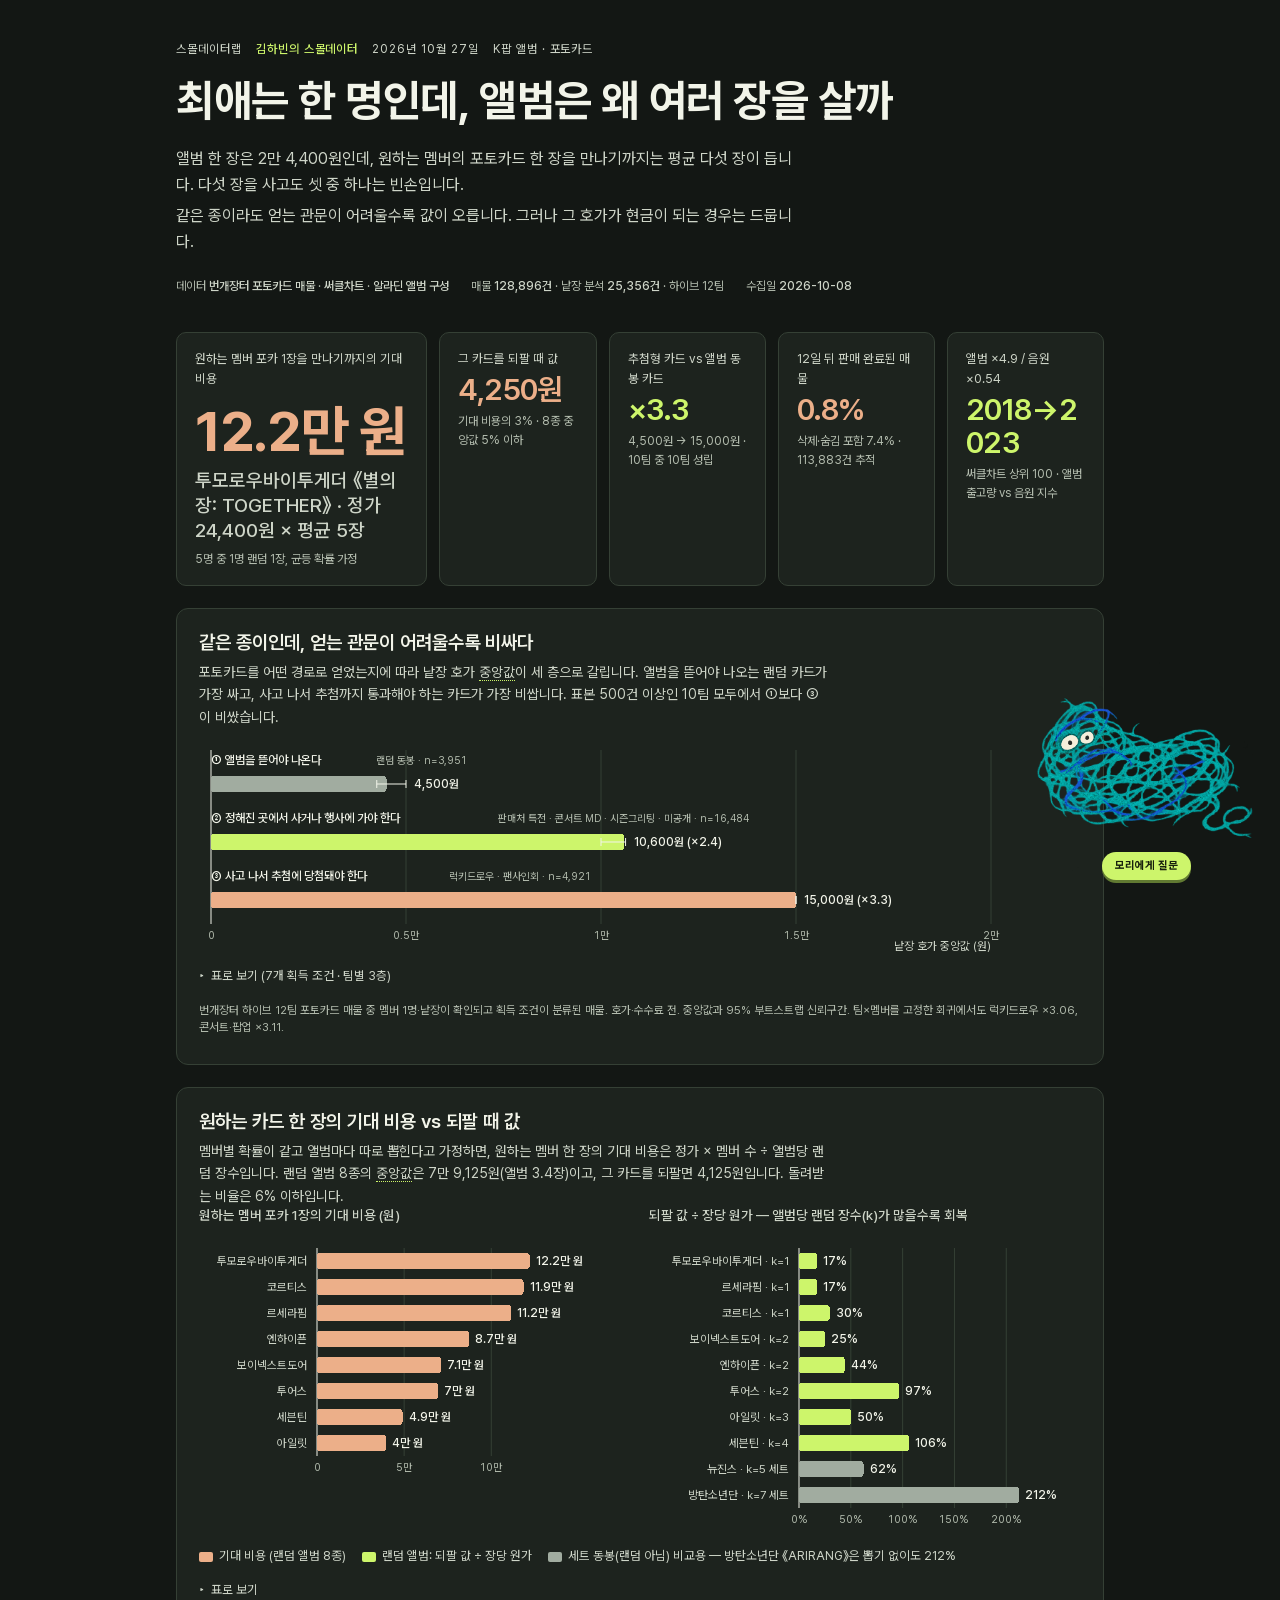
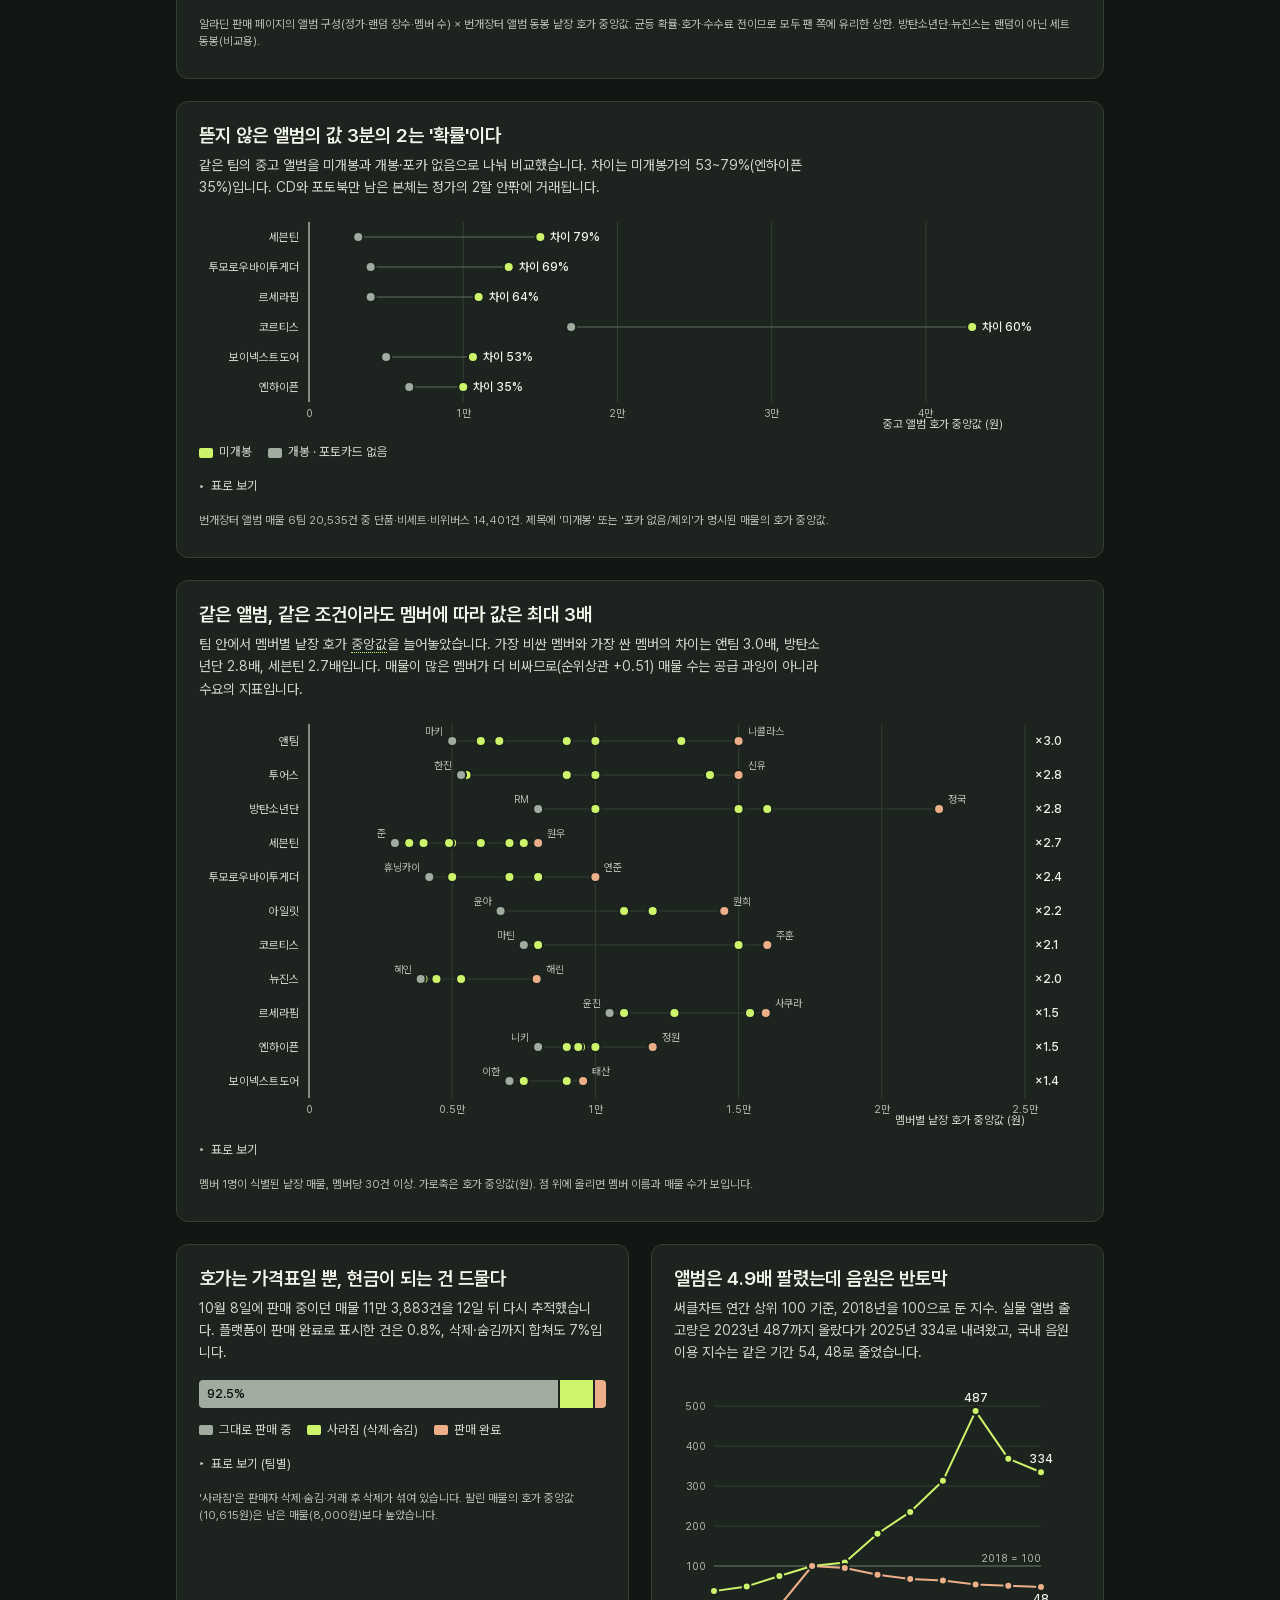
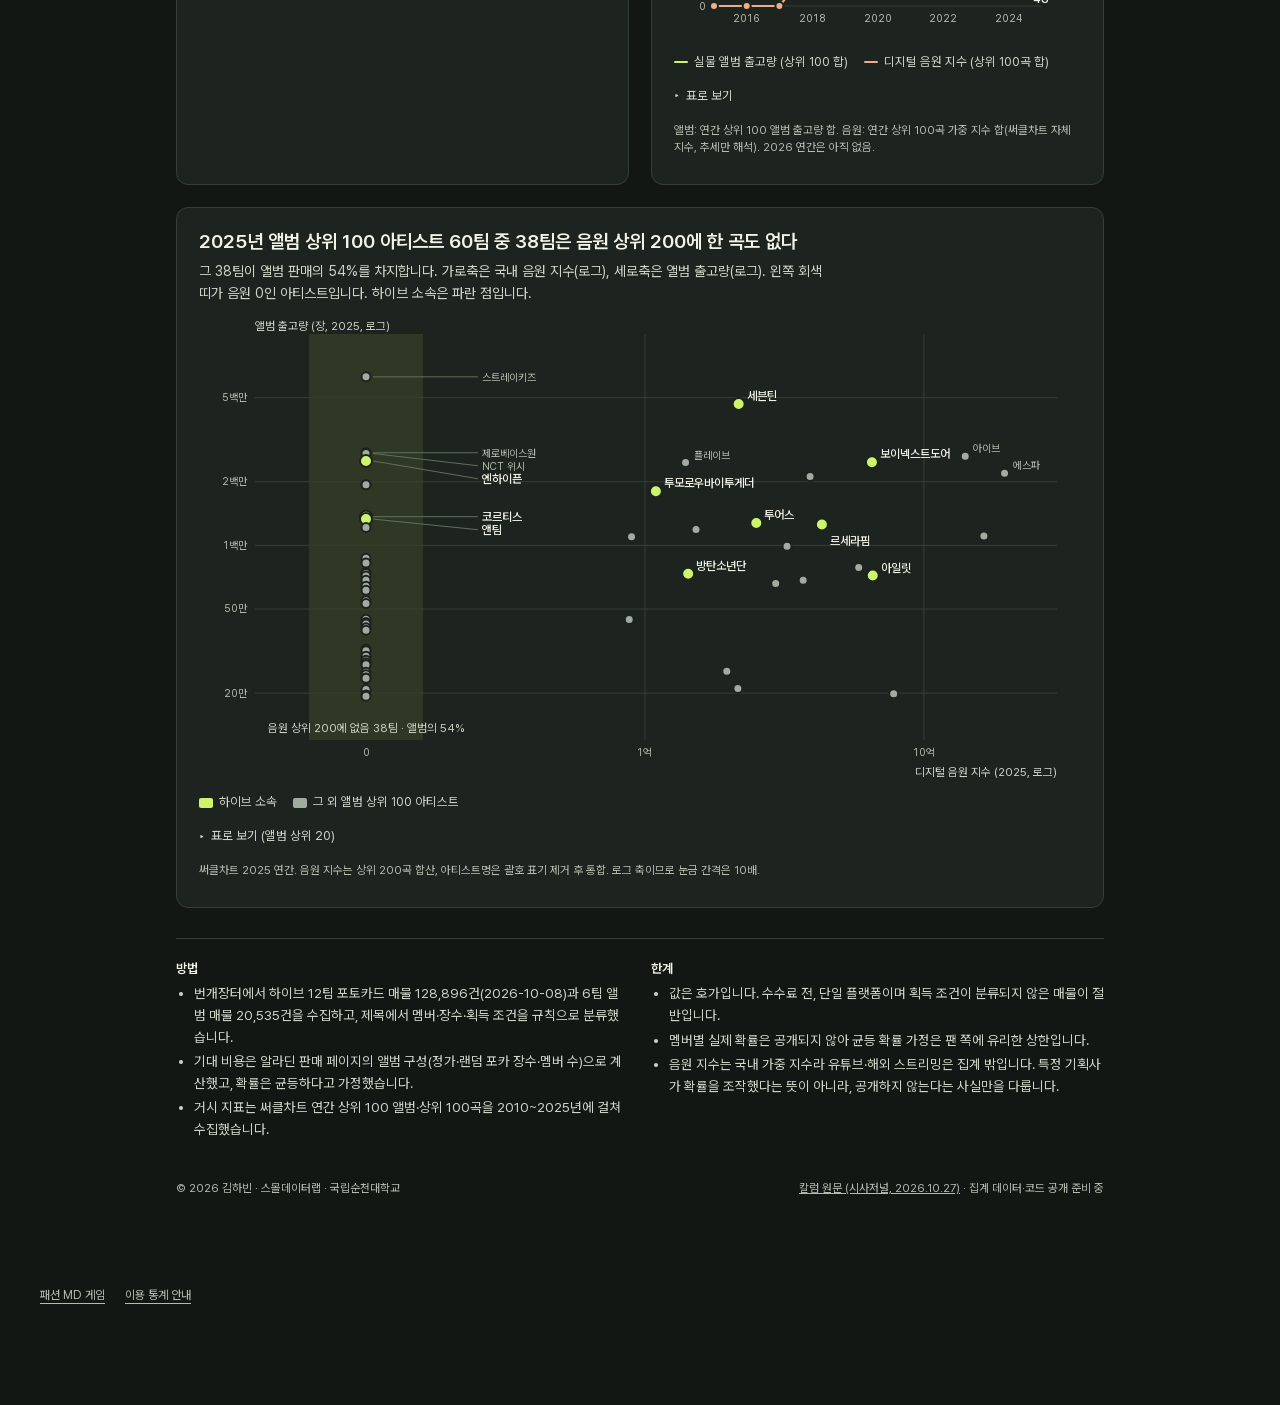
<file: smalldata/hive.html>
<!doctype html>
<html lang="ko" data-key="emerald">
<head>
<meta charset="utf-8">
<meta name="viewport" content="width=device-width, initial-scale=1, viewport-fit=cover">
<title>최애는 한 명인데, 앨범은 왜 여러 장을 살까</title>
<meta name="description" content="번개장터 포토카드 매물 12만 9천 건과 써클차트로 K팝 앨범 반복 구매의 가격 구조를 측정한 「김하빈의 스몰데이터」 10월 칼럼의 데이터 대시보드">


<link rel="stylesheet" href="../assets/key.css">
<style>html{color-scheme:light}img{max-width:100%}[hidden]{display:none!important}body{margin:0;font:14px system-ui,sans-serif}</style>
<link rel="icon" type="image/png" href="../favicon.png?v=20261120-teal2">
<link rel="stylesheet" href="../legacy-fonts.css">
<script src="../analytics.js" defer></script>
<meta name="theme-color" content="#131714">
<meta name="color-scheme" content="dark">
</head>
<body>
<style>
/* 레이아웃: 한 칸 짜리 데이터 에세이. 좌측 정렬 제목 → 수치 띠 → 도표 카드가 세로로 쌓이고, 각 카드는 제목(결론)·도표·표 보기·출처 순. */
:root{
  --bg:#f6f7f8; --surface:#fcfcfb; --ink:#0b0b0b; --ink-2:#52514e; --muted:#898781;
  --grid:#e1e0d9; --axis:#c3c2b7; --ring:rgba(11,11,11,.10); --wash:rgba(42,120,214,.08);
  --pos:#2a78d6; --neg:#e34948; --s1:#2a78d6; --s2:#eb6834; --s3:#1baf7a; --s4:#eda100; --gray:#b9b8b2;
  --f-body:"IBM Plex Sans KR",system-ui,-apple-system,"Segoe UI","Malgun Gothic",sans-serif;
  --f-mono:"IBM Plex Mono",ui-monospace,Consolas,monospace;
  color-scheme:light;
}
@media (prefers-color-scheme:dark){:root:not([data-theme="light"]){
  --bg:#0d0d0d; --surface:#1a1a19; --ink:#f0efec; --ink-2:#c3c2b7; --muted:#898781;
  --grid:#2c2c2a; --axis:#383835; --ring:rgba(255,255,255,.10); --wash:rgba(57,135,229,.12);
  --pos:#3987e5; --neg:#e66767; --s1:#3987e5; --s2:#d95926; --s3:#199e70; --s4:#c98500; --gray:#6b6a66; color-scheme:dark}}
:root[data-theme="dark"]{
  --bg:#0d0d0d; --surface:#1a1a19; --ink:#f0efec; --ink-2:#c3c2b7; --muted:#898781;
  --grid:#2c2c2a; --axis:#383835; --ring:rgba(255,255,255,.10); --wash:rgba(57,135,229,.12);
  --pos:#3987e5; --neg:#e66767; --s1:#3987e5; --s2:#d95926; --s3:#199e70; --s4:#c98500; --gray:#6b6a66; color-scheme:dark}

*{box-sizing:border-box}
body{margin:0;background:var(--bg);color:var(--ink);font-family:var(--f-body);font-size:15px;line-height:1.6;-webkit-font-smoothing:antialiased}
.wrap{max-width:960px;margin:0 auto;padding-block:40px 64px;padding-left:max(16px,env(safe-area-inset-left,0px));padding-right:max(16px,env(safe-area-inset-right,0px))}
a{color:inherit}
h1,h2,h3{margin:0;text-wrap:balance;line-height:1.25}
.eyebrow{font-family:var(--f-mono);font-size:12px;letter-spacing:.08em;text-transform:uppercase;color:var(--ink-2);display:flex;gap:14px;flex-wrap:wrap}
.eyebrow b{color:var(--pos);font-weight:500}
h1{font-size:clamp(28px,4.6vw,44px);font-weight:700;margin-top:14px;letter-spacing:-.01em}
.dek{margin:18px 0 0;max-width:62ch;color:var(--ink-2);font-size:16px}
.dek p{margin:0 0 6px}
.meta{margin-top:22px;display:flex;gap:10px 22px;flex-wrap:wrap;font-family:var(--f-mono);font-size:12px;color:var(--muted)}
.meta span b{color:var(--ink-2);font-weight:500}

.kpis{display:grid;grid-template-columns:1.6fr repeat(4,1fr);gap:12px;margin-top:36px}
@media (max-width:760px){.kpis{grid-template-columns:1fr 1fr}.kpis .hero{grid-column:1/-1}}
.tile{background:var(--surface);border:1px solid var(--ring);border-radius:10px;padding:16px 18px;min-width:0}
.tile .lab{font-size:12.5px;color:var(--ink-2)}
.tile .val{font-size:30px;font-weight:600;letter-spacing:-.02em;margin-top:4px;line-height:1.1}
.tile .sub{font-size:12px;color:var(--muted);margin-top:6px}
.tile.hero .val{font-size:clamp(48px,7vw,64px);font-weight:700}
.tile.hero .val small{display:block;font-size:.3em;font-weight:500;color:var(--ink-2);margin-top:6px;letter-spacing:0;line-height:1.3}
.neg{color:var(--neg)} .pos{color:var(--pos)}

section.card{background:var(--surface);border:1px solid var(--ring);border-radius:12px;padding:22px 22px 16px;margin-top:22px;min-width:0}
.card h2{font-size:19px;font-weight:600}
.card .lede{margin:6px 0 0;color:var(--ink-2);font-size:14px;max-width:70ch}
.chart{position:relative;margin-top:16px}
.chart svg{display:block;width:100%;height:auto;overflow:visible}
.row2{display:grid;grid-template-columns:1fr 1fr;gap:18px}
@media (max-width:700px){.row2{grid-template-columns:1fr}}
.panel h3{font-size:13.5px;font-weight:500;color:var(--ink-2);margin-bottom:4px}
.legend{display:flex;gap:16px;flex-wrap:wrap;margin-top:12px;font-size:12.5px;color:var(--ink-2)}
.legend i{display:inline-block;width:14px;height:0;border-top:2px solid;vertical-align:middle;margin-right:6px;border-radius:2px}
.legend i.rect{height:10px;border:0;border-radius:2px}
.source{font-family:var(--f-mono);font-size:11.5px;color:var(--muted);margin-top:12px;line-height:1.5}
details.tbl{margin-top:10px;font-size:13px}
details.tbl summary{cursor:pointer;color:var(--ink-2);font-size:12.5px;list-style:none;display:inline-flex;gap:6px;align-items:center;padding:4px 0}
details.tbl summary::-webkit-details-marker{display:none}
details.tbl summary::before{content:"▸";font-size:11px}
details.tbl[open] summary::before{content:"▾"}
.tscroll{overflow-x:auto;margin-top:6px}
table{border-collapse:collapse;width:100%;font-size:12.5px;font-variant-numeric:tabular-nums}
th,td{padding:5px 10px;border-bottom:1px solid var(--grid);text-align:right;white-space:nowrap}
th:first-child,td:first-child{text-align:left}
th{color:var(--ink-2);font-weight:500;font-size:12px}

svg text{font-family:var(--f-body);font-size:11.5px;fill:var(--ink-2)}
svg .tick{font-family:var(--f-mono);font-size:10.5px;fill:var(--muted);font-variant-numeric:tabular-nums}
svg .grid{stroke:var(--grid);stroke-width:1}
svg .axis{stroke:var(--axis);stroke-width:1}
svg .base{stroke:var(--ink);stroke-width:1}
svg .lbl{fill:var(--ink);font-weight:500;font-size:12px}
svg .lbl.in{fill:#fff}
svg .note{fill:var(--ink-2);font-size:11.5px}
svg .pos{fill:var(--pos)} svg .negf{fill:var(--neg)} svg .wash{fill:var(--wash)} svg .grayf{fill:var(--gray)}
svg .l-pos{stroke:var(--pos)} svg .l-neg{stroke:var(--neg)} svg .l-gray{stroke:var(--gray)}
svg .l-s1{stroke:var(--s1)} svg .l-s2{stroke:var(--s2)} svg .l-s3{stroke:var(--s3)} svg .l-s4{stroke:var(--s4)}
svg .line{fill:none;stroke-width:2;stroke-linejoin:round;stroke-linecap:round}
svg .dot{stroke:var(--surface);stroke-width:2}
svg .hit{fill:transparent;cursor:crosshair}
svg .xh{stroke:var(--ink-2);stroke-width:1;pointer-events:none}
svg .bar{shape-rendering:crispEdges}
svg .bar.hover,svg .seg.hover,svg .dot.hover{filter:brightness(1.12)}

.tip{position:fixed;z-index:20;pointer-events:none;background:var(--ink);color:var(--bg);padding:8px 10px;border-radius:6px;font-size:12px;line-height:1.45;max-width:260px;box-shadow:0 4px 18px rgba(0,0,0,.18);opacity:0;transition:opacity .08s}
.tip.on{opacity:1}
.tip b{font-size:14px;font-weight:600}
.tip .k{display:inline-block;width:10px;border-top:2px solid;vertical-align:middle;margin-right:6px}
.tip .dim{opacity:.7}

.two{display:grid;grid-template-columns:1fr 1fr;gap:22px;margin-top:22px}
@media (max-width:760px){.two{grid-template-columns:1fr}}

/* 유동성: 한 덩어리를 나눈 굵은 분절 막대 */
.segbar{display:flex;height:28px;gap:2px;margin-top:16px;border-radius:4px;overflow:hidden}
.segbar div{display:flex;align-items:center;padding-left:8px;font-size:12.5px;font-weight:500;color:#fff;min-width:0;white-space:nowrap;overflow:hidden}
.segbar .st{background:var(--gray);color:#0b0b0b} .segbar .go{background:var(--pos)} .segbar .so{background:var(--neg)}
.segbar div:focus-visible{outline:2px solid var(--ink);outline-offset:-2px}

.method{margin-top:30px;padding-top:22px;border-top:1px solid var(--grid);display:grid;grid-template-columns:1fr 1fr;gap:22px;font-size:13.5px;color:var(--ink-2)}
@media (max-width:760px){.method{grid-template-columns:1fr}}
.method h3{font-size:13px;color:var(--ink);font-weight:600;margin-bottom:6px}
.method ul{margin:0;padding-left:18px}
.method li{margin:3px 0}
footer{margin-top:36px;font-family:var(--f-mono);font-size:11.5px;color:var(--muted);display:flex;gap:16px;flex-wrap:wrap;justify-content:space-between}
@media (prefers-reduced-motion:reduce){*{transition:none!important}}
:focus-visible{outline:2px solid var(--pos);outline-offset:2px}
/* 모션: 타일·도표·카드 등장(살짝 떠오름), 카드 호버 들림·클릭 눌림. 움직임 줄이기 설정이면 전부 끔 */
@media (prefers-reduced-motion:no-preference){
  .tile,.chart,.card{animation:rise .55s cubic-bezier(.2,.7,.2,1) both}
  .tile:nth-child(2),.card:nth-child(2){animation-delay:.07s}
  .tile:nth-child(3),.card:nth-child(3){animation-delay:.14s}
  .tile:nth-child(4),.card:nth-child(4){animation-delay:.21s}
  .tile:nth-child(5),.card:nth-child(5){animation-delay:.28s}
  .card{transition:transform .18s ease,box-shadow .18s ease}
  .card:hover{transform:translateY(-3px);box-shadow:0 8px 22px var(--ring)}
  .card:active{transform:translateY(-1px) scale(.995)}
}
@keyframes rise{from{opacity:0;transform:translateY(10px)}to{opacity:1;transform:none}}
</style>

<div class="wrap">
<header>
  <div class="eyebrow"><a href="../" style="text-decoration:none">스몰데이터랩</a><a href="./index.html" style="text-decoration:none"><b>김하빈의 스몰데이터</b></a><span>2026년 10월 27일</span><span>K팝 앨범 · 포토카드</span></div>
  <h1>최애는 한 명인데, 앨범은 왜 여러 장을 살까</h1>
  <div class="dek">
    <p>앨범 한 장은 2만 4,400원인데, 원하는 멤버의 포토카드 한 장을 만나기까지는 평균 다섯 장이 듭니다. 다섯 장을 사고도 셋 중 하나는 빈손입니다.</p>
    <p>같은 종이라도 얻는 관문이 어려울수록 값이 오릅니다. 그러나 그 호가가 현금이 되는 경우는 드뭅니다.</p>
  </div>
  <div class="meta">
    <span>데이터 <b>번개장터 포토카드 매물</b> · <b>써클차트</b> · <b>알라딘 앨범 구성</b></span>
    <span>매물 <b id="m-listings"></b> · 낱장 분석 <b id="m-single"></b> · 하이브 12팀</span>
    <span>수집일 <b id="m-asof"></b></span>
  </div>
</header>

<div class="kpis" id="kpis"></div>

<section class="card">
  <h2>같은 종이인데, 얻는 관문이 어려울수록 비싸다</h2>
  <p class="lede">포토카드를 어떤 경로로 얻었는지에 따라 낱장 호가 중앙값이 세 층으로 갈립니다. 앨범을 뜯어야 나오는 랜덤 카드가 가장 싸고, 사고 나서 추첨까지 통과해야 하는 카드가 가장 비쌉니다. 표본 500건 이상인 10팀 모두에서 ①보다 ③이 비쌌습니다.</p>
  <div class="chart" id="c-layer"></div>
  <details class="tbl"><summary>표로 보기 (7개 획득 조건 · 팀별 3층)</summary><div class="tscroll" id="t-layer"></div><div class="tscroll" id="t-teams3"></div></details>
  <p class="source">번개장터 하이브 12팀 포토카드 매물 중 멤버 1명·낱장이 확인되고 획득 조건이 분류된 매물. 호가·수수료 전. 중앙값과 95% 부트스트랩 신뢰구간. 팀×멤버를 고정한 회귀에서도 럭키드로우 ×3.06, 콘서트·팝업 ×3.11.</p>
</section>

<section class="card">
  <h2>원하는 카드 한 장의 기대 비용 vs 되팔 때 값</h2>
  <p class="lede">멤버별 확률이 같고 앨범마다 따로 뽑힌다고 가정하면, 원하는 멤버 한 장의 기대 비용은 정가 × 멤버 수 ÷ 앨범당 랜덤 장수입니다. 랜덤 앨범 8종의 중앙값은 7만 9,125원(앨범 3.4장)이고, 그 카드를 되팔면 4,125원입니다. 돌려받는 비율은 6% 이하입니다.</p>
  <div class="row2">
    <div class="panel"><h3>원하는 멤버 포카 1장의 기대 비용 (원)</h3><div class="chart" id="c-lot"></div></div>
    <div class="panel"><h3>되팔 값 ÷ 장당 원가 — 앨범당 랜덤 장수(k)가 많을수록 회복</h3><div class="chart" id="c-k"></div></div>
  </div>
  <div class="legend" id="lg-lot"></div>
  <details class="tbl"><summary>표로 보기</summary><div class="tscroll" id="t-lot"></div></details>
  <p class="source">알라딘 판매 페이지의 앨범 구성(정가·랜덤 장수·멤버 수) × 번개장터 앨범 동봉 낱장 호가 중앙값. 균등 확률·호가·수수료 전이므로 모두 팬 쪽에 유리한 상한. 방탄소년단·뉴진스는 랜덤이 아닌 세트 동봉(비교용).</p>
</section>

<section class="card">
  <h2>뜯지 않은 앨범의 값 3분의 2는 '확률'이다</h2>
  <p class="lede">같은 팀의 중고 앨범을 미개봉과 개봉·포카 없음으로 나눠 비교했습니다. 차이는 미개봉가의 53~79%(엔하이픈 35%)입니다. CD와 포토북만 남은 본체는 정가의 2할 안팎에 거래됩니다.</p>
  <div class="chart" id="c-gap"></div>
  <div class="legend" id="lg-gap"></div>
  <details class="tbl"><summary>표로 보기</summary><div class="tscroll" id="t-gap"></div></details>
  <p class="source">번개장터 앨범 매물 6팀 20,535건 중 단품·비세트·비위버스 14,401건. 제목에 '미개봉' 또는 '포카 없음/제외'가 명시된 매물의 호가 중앙값.</p>
</section>

<section class="card">
  <h2>같은 앨범, 같은 조건이라도 멤버에 따라 값은 최대 3배</h2>
  <p class="lede">팀 안에서 멤버별 낱장 호가 중앙값을 늘어놓았습니다. 가장 비싼 멤버와 가장 싼 멤버의 차이는 앤팀 3.0배, 방탄소년단 2.8배, 세븐틴 2.7배입니다. 매물이 많은 멤버가 더 비싸므로(순위상관 +0.51) 매물 수는 공급 과잉이 아니라 수요의 지표입니다.</p>
  <div class="chart" id="c-mem"></div>
  <details class="tbl"><summary>표로 보기</summary><div class="tscroll" id="t-mem"></div></details>
  <p class="source">멤버 1명이 식별된 낱장 매물, 멤버당 30건 이상. 가로축은 호가 중앙값(원). 점 위에 올리면 멤버 이름과 매물 수가 보입니다.</p>
</section>

<div class="two">
<section class="card" style="margin-top:0">
  <h2>호가는 가격표일 뿐, 현금이 되는 건 드물다</h2>
  <p class="lede">10월 8일에 판매 중이던 매물 11만 3,883건을 12일 뒤 다시 추적했습니다. 플랫폼이 판매 완료로 표시한 건은 0.8%, 삭제·숨김까지 합쳐도 7%입니다.</p>
  <div class="segbar" id="c-liq" role="img" aria-label="12일 뒤 매물 상태 분포"></div>
  <div class="legend" id="lg-liq"></div>
  <details class="tbl"><summary>표로 보기 (팀별)</summary><div class="tscroll" id="t-liq"></div></details>
  <p class="source">'사라짐'은 판매자 삭제·숨김·거래 후 삭제가 섞여 있습니다. 팔린 매물의 호가 중앙값(10,615원)은 남은 매물(8,000원)보다 높았습니다.</p>
</section>
<section class="card" style="margin-top:0">
  <h2>앨범은 4.9배 팔렸는데 음원은 반토막</h2>
  <p class="lede">써클차트 연간 상위 100 기준, 2018년을 100으로 둔 지수. 실물 앨범 출고량은 2023년 487까지 올랐다가 2025년 334로 내려왔고, 국내 음원 이용 지수는 같은 기간 54, 48로 줄었습니다.</p>
  <div class="chart" id="c-circle"></div>
  <div class="legend" id="lg-circle"></div>
  <details class="tbl"><summary>표로 보기</summary><div class="tscroll" id="t-circle"></div></details>
  <p class="source">앨범: 연간 상위 100 앨범 출고량 합. 음원: 연간 상위 100곡 가중 지수 합(써클차트 자체 지수, 추세만 해석). 2026 연간은 아직 없음.</p>
</section>
</div>

<section class="card">
  <h2>2025년 앨범 상위 100 아티스트 60팀 중 38팀은 음원 상위 200에 한 곡도 없다</h2>
  <p class="lede">그 38팀이 앨범 판매의 54%를 차지합니다. 가로축은 국내 음원 지수(로그), 세로축은 앨범 출고량(로그). 왼쪽 회색 띠가 음원 0인 아티스트입니다. 하이브 소속은 파란 점입니다.</p>
  <div class="chart" id="c-sc"></div>
  <div class="legend" id="lg-sc"></div>
  <details class="tbl"><summary>표로 보기 (앨범 상위 20)</summary><div class="tscroll" id="t-sc"></div></details>
  <p class="source">써클차트 2025 연간. 음원 지수는 상위 200곡 합산, 아티스트명은 괄호 표기 제거 후 통합. 로그 축이므로 눈금 간격은 10배.</p>
</section>

<div class="method">
  <div><h3>방법</h3><ul>
    <li>번개장터에서 하이브 12팀 포토카드 매물 128,896건(2026-10-08)과 6팀 앨범 매물 20,535건을 수집하고, 제목에서 멤버·장수·획득 조건을 규칙으로 분류했습니다.</li>
    <li>기대 비용은 알라딘 판매 페이지의 앨범 구성(정가·랜덤 포카 장수·멤버 수)으로 계산했고, 확률은 균등하다고 가정했습니다.</li>
    <li>거시 지표는 써클차트 연간 상위 100 앨범·상위 100곡을 2010~2025년에 걸쳐 수집했습니다.</li>
  </ul></div>
  <div><h3>한계</h3><ul>
    <li>값은 호가입니다. 수수료 전, 단일 플랫폼이며 획득 조건이 분류되지 않은 매물이 절반입니다.</li>
    <li>멤버별 실제 확률은 공개되지 않아 균등 확률 가정은 팬 쪽에 유리한 상한입니다.</li>
    <li>음원 지수는 국내 가중 지수라 유튜브·해외 스트리밍은 집계 밖입니다. 특정 기획사가 확률을 조작했다는 뜻이 아니라, 공개하지 않는다는 사실만을 다룹니다.</li>
  </ul></div>
</div>

<footer>
  <span>© 2026 김하빈 · 스몰데이터랩 · 국립순천대학교</span>
  <span><a href="https://www.sisajournal.com/news/articleView.html?idxno=391797">칼럼 원문 (시사저널, 2026.10.27)</a> · 집계 데이터·코드 공개 준비 중</span>
</footer>
</div>
<div class="tip" id="tip" role="status" aria-live="polite"></div>

<script>
const D = {"headline":{"listings":128896,"single":50850,"single3":25356,"snapshot":"2026-10-08","teams":12,"l1":4500.0,"l2":10600.0,"l3":15000.0,"ratio3":3.33,"ok13":10,"ok123":7,"teams_n":10,"fe_luckydraw":3.06,"fe_concert":3.11,"fe_n":25356,"txt":{"team":"TXT","ko":"투모로우바이투게더","album":"별의 장: TOGETHER","release":"2025-07","list_price":24400,"k":1,"members":5,"random":true,"per_card":24400.0,"exp_albums":5.0,"exp_cost":122000.0,"resale":4250.0,"resale_n":546,"r_percard":0.1741803278688524,"r_expcost":0.0348360655737704},"lot":{"n_random":8,"exp_cost_med":79125.0,"exp_albums_med":3.375,"resale_med":4125.0,"per_card_med":12150.0,"r_expcost_med":0.052132701421800945},"transition":{"n":113883,"still":105394,"still_pct":92.5,"gone":7529,"gone_pct":6.6,"sold":960,"sold_pct":0.8,"from":"2026-10-08","to":"2026-10-20","days":12,"teams":[{"team":"CORTIS","ko":"코르티스","gone":8.5,"sold":2.8,"still":88.7,"n":1188,"med":12172.5},{"team":"&TEAM","ko":"앤팀","gone":7.0,"sold":2.5,"still":90.6,"n":1781,"med":8000.0},{"team":"ILLIT","ko":"아일릿","gone":6.5,"sold":2.1,"still":91.4,"n":756,"med":12000.0},{"team":"ENHYPEN","ko":"엔하이픈","gone":6.4,"sold":1.8,"still":91.8,"n":4386,"med":9000.0},{"team":"LE SSERAFIM","ko":"르세라핌","gone":5.9,"sold":1.7,"still":92.3,"n":1262,"med":12000.0},{"team":"BOYNEXTDOOR","ko":"보이넥스트도어","gone":9.0,"sold":1.2,"still":89.8,"n":6065,"med":8000.0},{"team":"BTS","ko":"방탄소년단","gone":5.6,"sold":1.2,"still":93.3,"n":6457,"med":14000.0},{"team":"TXT","ko":"투모로우바이투게더","gone":5.4,"sold":0.7,"still":94.0,"n":7229,"med":6380.0},{"team":"TWS","ko":"투어스","gone":9.0,"sold":0.7,"still":90.3,"n":3663,"med":10000.0},{"team":"NewJeans","ko":"뉴진스","gone":7.2,"sold":0.6,"still":92.2,"n":994,"med":4500.0},{"team":"SEVENTEEN","ko":"세븐틴","gone":5.0,"sold":0.3,"still":94.6,"n":10086,"med":5000.0}],"price_sold_vs_still":"{'gone': 7000.0, 'sold': 10615.0, 'still': 8000.0}"},"album_x":4.87,"digital_x":0.54,"zero_share":0.5362505041760838,"zero_n":38,"gap_min":0.5296331138287864,"gap_max":0.7873333333333333},"layers":[{"layer":"앨범을 뜯어야 나온다","sub":"랜덤 동봉","n":3951,"med":4500.0,"lo":4250.0,"hi":5000.0,"q25":2000.0,"q75":9000.0,"sold_pct":0.12503163756011137,"sold_med":6000.0,"sold_n":494,"ratio":1.0},{"layer":"정해진 곳에서 사거나 행사에 가야 한다","sub":"판매처 특전 · 콘서트 MD · 시즌그리팅 · 미공개","n":16484,"med":10600.0,"lo":10000.0,"hi":10630.0,"q25":5000.0,"q75":24250.0,"sold_pct":0.15979131278815822,"sold_med":13000.0,"sold_n":2634,"ratio":2.36},{"layer":"사고 나서 추첨에 당첨돼야 한다","sub":"럭키드로우 · 팬사인회","n":4921,"med":15000.0,"lo":15000.0,"hi":15000.0,"q25":8500.0,"q75":27000.0,"sold_pct":0.16500711237553342,"sold_med":18500.0,"sold_n":812,"ratio":3.33}],"cond7":[{"cond":"앨범 동봉(랜덤)","layer":"앨범을 뜯어야 나온다","n":3951,"med":4500.0,"q25":2000.0,"q75":9000.0},{"cond":"미공개 포카(비매품·이벤트)","layer":"정해진 곳에서 사거나 행사에 가야 한다","n":1651,"med":8000.0,"q25":2650.0,"q75":20000.0},{"cond":"시즌그리팅·DVD·매거진","layer":"정해진 곳에서 사거나 행사에 가야 한다","n":1351,"med":10000.0,"q25":4000.0,"q75":25000.0},{"cond":"구매처 특전(지정 판매처)","layer":"정해진 곳에서 사거나 행사에 가야 한다","n":6801,"med":10000.0,"q25":5000.0,"q75":19000.0},{"cond":"콘서트·팝업·MD","layer":"정해진 곳에서 사거나 행사에 가야 한다","n":6681,"med":12500.0,"q25":5000.0,"q75":35000.0},{"cond":"팬사인회·영통(다량 구매 추첨)","layer":"사고 나서 추첨에 당첨돼야 한다","n":234,"med":10000.0,"q25":6000.0,"q75":15600.0},{"cond":"럭키드로우(구매 후 추첨)","layer":"사고 나서 추첨에 당첨돼야 한다","n":4687,"med":15000.0,"q25":8510.0,"q75":28000.0}],"teams3":[{"team":"SEVENTEEN","ko":"세븐틴","l1":4000.0,"l2":7000.0,"l3":12000.0,"n":4305},{"team":"TWS","ko":"투어스","l1":11220.0,"l2":9000.0,"l3":15000.0,"n":4250},{"team":"TXT","ko":"투모로우바이투게더","l1":4250.0,"l2":10630.0,"l3":10665.0,"n":3402},{"team":"BTS","ko":"방탄소년단","l1":8000.0,"l2":21270.0,"l3":28400.0,"n":3215},{"team":"BOYNEXTDOOR","ko":"보이넥스트도어","l1":3000.0,"l2":9000.0,"l3":13500.0,"n":3159},{"team":"ENHYPEN","ko":"엔하이픈","l1":5310.0,"l2":11000.0,"l3":15000.0,"n":2953},{"team":"&TEAM","ko":"앤팀","l1":4250.0,"l2":10000.0,"l3":10900.0,"n":1208},{"team":"CORTIS","ko":"코르티스","l1":7000.0,"l2":18000.0,"l3":18000.0,"n":947},{"team":"LE SSERAFIM","ko":"르세라핌","l1":3550.0,"l2":23900.0,"l3":13000.0,"n":923},{"team":"ILLIT","ko":"아일릿","l1":4000.0,"l2":14000.0,"l3":18000.0,"n":573}],"members":[{"team":"&TEAM","ko":"앤팀","ratio":3.0,"members":[{"m":"니콜라스","med":15000.0,"n":475},{"m":"의주","med":13000.0,"n":310},{"m":"유마","med":10000.0,"n":392},{"m":"하루아","med":10000.0,"n":359},{"m":"케이","med":9000.0,"n":192},{"m":"후마","med":6645.0,"n":156},{"m":"타키","med":6000.0,"n":205},{"m":"마키","med":5000.0,"n":164}]},{"team":"TWS","ko":"투어스","ratio":2.824858757062147,"members":[{"m":"신유","med":15000.0,"n":771},{"m":"도훈","med":14000.0,"n":882},{"m":"영재","med":10000.0,"n":668},{"m":"지훈","med":9000.0,"n":626},{"m":"경민","med":5500.0,"n":635},{"m":"한진","med":5310.0,"n":745}]},{"team":"BTS","ko":"방탄소년단","ratio":2.75,"members":[{"m":"정국","med":22000.0,"n":1427},{"m":"지민","med":16000.0,"n":1139},{"m":"뷔","med":15000.0,"n":1202},{"m":"진","med":15000.0,"n":1267},{"m":"슈가","med":15000.0,"n":959},{"m":"제이홉","med":10000.0,"n":832},{"m":"RM","med":8000.0,"n":677}]},{"team":"SEVENTEEN","ko":"세븐틴","ratio":2.6666666666666665,"members":[{"m":"원우","med":8000.0,"n":826},{"m":"정한","med":7500.0,"n":1239},{"m":"에스쿱스","med":7000.0,"n":1353},{"m":"민규","med":6000.0,"n":990},{"m":"도겸","med":5000.0,"n":749},{"m":"호시","med":5000.0,"n":1043},{"m":"디에잇","med":4890.0,"n":618},{"m":"조슈아","med":4000.0,"n":707},{"m":"디노","med":4000.0,"n":815},{"m":"승관","med":4000.0,"n":678},{"m":"우지","med":3500.0,"n":517},{"m":"버논","med":3000.0,"n":583},{"m":"준","med":3000.0,"n":544}]},{"team":"TXT","ko":"투모로우바이투게더","ratio":2.380952380952381,"members":[{"m":"연준","med":10000.0,"n":2233},{"m":"수빈","med":8000.0,"n":1743},{"m":"범규","med":7000.0,"n":1646},{"m":"태현","med":5000.0,"n":1368},{"m":"휴닝카이","med":4200.0,"n":989}]},{"team":"ILLIT","ko":"아일릿","ratio":2.1675760520218255,"members":[{"m":"원희","med":14500.0,"n":285},{"m":"민주","med":12000.0,"n":198},{"m":"모카","med":11000.0,"n":155},{"m":"이로하","med":11000.0,"n":137},{"m":"윤아","med":6689.5,"n":136}]},{"team":"CORTIS","ko":"코르티스","ratio":2.1333333333333333,"members":[{"m":"주훈","med":16000.0,"n":512},{"m":"건호","med":15000.0,"n":555},{"m":"성현","med":15000.0,"n":515},{"m":"제임스","med":8000.0,"n":275},{"m":"마틴","med":7500.0,"n":317}]},{"team":"NewJeans","ko":"뉴진스","ratio":2.0384615384615383,"members":[{"m":"해린","med":7950.0,"n":254},{"m":"하니","med":5310.0,"n":262},{"m":"민지","med":4450.0,"n":234},{"m":"다니엘","med":4000.0,"n":203},{"m":"혜인","med":3900.0,"n":204}]},{"team":"LE SSERAFIM","ko":"르세라핌","ratio":1.5197713196760363,"members":[{"m":"사쿠라","med":15950.0,"n":291},{"m":"채원","med":15400.0,"n":310},{"m":"은채","med":12760.0,"n":357},{"m":"카즈하","med":11000.0,"n":255},{"m":"윤진","med":10495.0,"n":254}]},{"team":"ENHYPEN","ko":"엔하이픈","ratio":1.5,"members":[{"m":"정원","med":12000.0,"n":1021},{"m":"성훈","med":10000.0,"n":923},{"m":"선우","med":10000.0,"n":870},{"m":"제이크","med":9500.0,"n":717},{"m":"제이","med":9400.0,"n":772},{"m":"희승","med":9000.0,"n":460},{"m":"니키","med":8000.0,"n":913}]},{"team":"BOYNEXTDOOR","ko":"보이넥스트도어","ratio":1.3671428571428572,"members":[{"m":"태산","med":9570.0,"n":1257},{"m":"명재현","med":9000.0,"n":1130},{"m":"운학","med":7500.0,"n":1232},{"m":"성호","med":7500.0,"n":1113},{"m":"리우","med":7000.0,"n":956},{"m":"이한","med":7000.0,"n":1048}]}],"lottery":[{"team":"SEVENTEEN","ko":"세븐틴","album":"HAPPY BURSTDAY (DAREDEVIL)","release":"2025-05","list_price":15100,"k":4,"members":13,"random":true,"per_card":3775.0,"exp_albums":3.25,"exp_cost":49075.0,"resale":4000.0,"resale_n":1480,"r_percard":1.0596026490066226,"r_expcost":0.0815078960774325},{"team":"TXT","ko":"투모로우바이투게더","album":"별의 장: TOGETHER","release":"2025-07","list_price":24400,"k":1,"members":5,"random":true,"per_card":24400.0,"exp_albums":5.0,"exp_cost":122000.0,"resale":4250.0,"resale_n":546,"r_percard":0.1741803278688524,"r_expcost":0.0348360655737704},{"team":"ENHYPEN","ko":"엔하이픈","album":"THE SIN: BLISS","release":"2026-08","list_price":24900,"k":2,"members":7,"random":true,"per_card":12450.0,"exp_albums":3.5,"exp_cost":87150.0,"resale":5500.0,"resale_n":588,"r_percard":0.4417670682730923,"r_expcost":0.0631095811818703},{"team":"LE SSERAFIM","ko":"르세라핌","album":"SPAGHETTI (일반반)","release":"2025-10","list_price":22300,"k":1,"members":5,"random":true,"per_card":22300.0,"exp_albums":5.0,"exp_cost":111500.0,"resale":3900.0,"resale_n":77,"r_percard":0.1748878923766816,"r_expcost":0.0349775784753363},{"team":"BOYNEXTDOOR","ko":"보이넥스트도어","album":"HOME (일반반)","release":"2026-06","list_price":23700,"k":2,"members":6,"random":true,"per_card":11850.0,"exp_albums":3.0,"exp_cost":71100.0,"resale":3000.0,"resale_n":378,"r_percard":0.2531645569620253,"r_expcost":0.0421940928270042},{"team":"ILLIT","ko":"아일릿","album":"BREAK EVEN (일반반)","release":"2026-10","list_price":23900,"k":3,"members":5,"random":true,"per_card":7966.666666666667,"exp_albums":1.6666666666666667,"exp_cost":39833.333333333336,"resale":4000.0,"resale_n":133,"r_percard":0.502092050209205,"r_expcost":0.100418410041841},{"team":"CORTIS","ko":"코르티스","album":"GREENGREEN (일반반)","release":"2026-05","list_price":23700,"k":1,"members":5,"random":true,"per_card":23700.0,"exp_albums":5.0,"exp_cost":118500.0,"resale":7000.0,"resale_n":179,"r_percard":0.2953586497890295,"r_expcost":0.0590717299578059},{"team":"TWS","ko":"투어스","album":"play hard (일반반)","release":"2025-10","list_price":23200,"k":2,"members":6,"random":true,"per_card":11600.0,"exp_albums":3.0,"exp_cost":69600.0,"resale":11220.0,"resale_n":6,"r_percard":0.9672413793103448,"r_expcost":0.1612068965517241},{"team":"BTS","ko":"방탄소년단","album":"Arirang (Rooted ver.)","release":"2026-03","list_price":26400,"k":7,"members":7,"random":false,"per_card":3771.428571428572,"exp_albums":1.0,"exp_cost":26400.0,"resale":8000.0,"resale_n":424,"r_percard":2.121212121212121,"r_expcost":0.303030303030303},{"team":"NewJeans","ko":"뉴진스","album":"Get Up (Bunny Beach Bag)","release":"2023-07","list_price":24100,"k":5,"members":5,"random":false,"per_card":4820.0,"exp_albums":1.0,"exp_cost":24100.0,"resale":3000.0,"resale_n":65,"r_percard":0.6224066390041494,"r_expcost":0.1244813278008298}],"albumgap":[{"team":"SEVENTEEN","ko":"세븐틴","sealed":15000.0,"n_sealed":300,"nocard":3190.0,"n_nocard":59,"gap_share":0.7873333333333333},{"team":"TXT","ko":"투모로우바이투게더","sealed":12950.0,"n_sealed":332,"nocard":4000.0,"n_nocard":54,"gap_share":0.6911196911196911},{"team":"LE SSERAFIM","ko":"르세라핌","sealed":11000.0,"n_sealed":137,"nocard":4000.0,"n_nocard":6,"gap_share":0.6363636363636364},{"team":"CORTIS","ko":"코르티스","sealed":43000.0,"n_sealed":227,"nocard":17000.0,"n_nocard":17,"gap_share":0.6046511627906976},{"team":"BOYNEXTDOOR","ko":"보이넥스트도어","sealed":10630.0,"n_sealed":496,"nocard":5000.0,"n_nocard":70,"gap_share":0.5296331138287864},{"team":"ENHYPEN","ko":"엔하이픈","sealed":10000.0,"n_sealed":333,"nocard":6500.0,"n_nocard":18,"gap_share":0.35}],"transition":{"n":113883,"still":105394,"still_pct":92.5,"gone":7529,"gone_pct":6.6,"sold":960,"sold_pct":0.8,"from":"2026-10-08","to":"2026-10-20","days":12,"teams":[{"team":"CORTIS","ko":"코르티스","gone":8.5,"sold":2.8,"still":88.7,"n":1188,"med":12172.5},{"team":"&TEAM","ko":"앤팀","gone":7.0,"sold":2.5,"still":90.6,"n":1781,"med":8000.0},{"team":"ILLIT","ko":"아일릿","gone":6.5,"sold":2.1,"still":91.4,"n":756,"med":12000.0},{"team":"ENHYPEN","ko":"엔하이픈","gone":6.4,"sold":1.8,"still":91.8,"n":4386,"med":9000.0},{"team":"LE SSERAFIM","ko":"르세라핌","gone":5.9,"sold":1.7,"still":92.3,"n":1262,"med":12000.0},{"team":"BOYNEXTDOOR","ko":"보이넥스트도어","gone":9.0,"sold":1.2,"still":89.8,"n":6065,"med":8000.0},{"team":"BTS","ko":"방탄소년단","gone":5.6,"sold":1.2,"still":93.3,"n":6457,"med":14000.0},{"team":"TXT","ko":"투모로우바이투게더","gone":5.4,"sold":0.7,"still":94.0,"n":7229,"med":6380.0},{"team":"TWS","ko":"투어스","gone":9.0,"sold":0.7,"still":90.3,"n":3663,"med":10000.0},{"team":"NewJeans","ko":"뉴진스","gone":7.2,"sold":0.6,"still":92.2,"n":994,"med":4500.0},{"team":"SEVENTEEN","ko":"세븐틴","gone":5.0,"sold":0.3,"still":94.6,"n":10086,"med":5000.0}],"price_sold_vs_still":"{'gone': 7000.0, 'sold': 10615.0, 'still': 8000.0}"},"circle":{"years":[2015,2016,2017,2018,2019,2020,2021,2022,2023,2024,2025],"album":[7194544.0,9465586.0,14483828.0,19328835.0,21051180.0,34913554.0,45468887.0,60476914.0,94167827.0,71198127.0,64615322.0],"digital":[0.0,0.0,0.0,54578450108.0,51735874030.0,42690257340.0,36871963928.0,34721665285.0,29347866688.0,27791975857.0,26069722989.0],"album_idx":[37.2,49.0,74.9,100.0,108.9,180.6,235.2,312.9,487.2,368.4,334.3],"digital_idx":[0.0,0.0,0.0,100.0,94.8,78.2,67.6,63.6,53.8,50.9,47.8],"album_2018_2023":4.87,"digital_2018_2023":0.54,"album_peak_to_2025":-0.314},"scatter":{"n":60,"zero_n":38,"zero_share":0.5362505041760838,"points":[{"a":"Stray Kids","ko":"스트레이키즈","album":6270853,"digital":0.0,"hybe":false,"label":true},{"a":"SEVENTEEN","ko":"세븐틴","album":4665831,"digital":216715944.0,"hybe":true,"label":true},{"a":"ZEROBASEONE","ko":"제로베이스원","album":2742877,"digital":0.0,"hybe":false,"label":true},{"a":"NCT WISH","ko":"NCT 위시","album":2719885,"digital":0.0,"hybe":false,"label":true},{"a":"IVE","ko":"아이브","album":2638864,"digital":1406510526.0,"hybe":false,"label":true},{"a":"ENHYPEN","ko":"엔하이픈","album":2508335,"digital":0.0,"hybe":true,"label":true},{"a":"BOYNEXTDOOR","ko":"보이넥스트도어","album":2475239,"digital":651173240.0,"hybe":true,"label":true},{"a":"PLAVE","ko":"플레이브","album":2464850,"digital":139807196.0,"hybe":false,"label":true},{"a":"aespa","ko":"에스파","album":2193210,"digital":1945905495.0,"hybe":false,"label":true},{"a":"RIIZE","ko":"라이즈","album":2117537,"digital":390902411.0,"hybe":false,"label":false},{"a":"TREASURE","ko":"트레저","album":1936034,"digital":0.0,"hybe":false,"label":false},{"a":"NCT DREAM","ko":"NCT 드림","album":1934310,"digital":0.0,"hybe":false,"label":false},{"a":"TXT","ko":"투모로우바이투게더","album":1801907,"digital":109461945.0,"hybe":true,"label":true},{"a":"CORTIS","ko":"코르티스","album":1366547,"digital":0.0,"hybe":true,"label":true},{"a":"&TEAM","ko":"앤팀","album":1331733,"digital":0.0,"hybe":true,"label":true},{"a":"TWS","ko":"투어스","album":1276099,"digital":250672902.0,"hybe":true,"label":true},{"a":"LE SSERAFIM","ko":"르세라핌","album":1255237,"digital":430863926.0,"hybe":true,"label":true},{"a":"더보이즈","ko":"더보이즈","album":1216107,"digital":0.0,"hybe":false,"label":false},{"a":"NMIXX","ko":"엔믹스","album":1188187,"digital":152431714.0,"hybe":false,"label":false},{"a":"G-Dragon","ko":"지드래곤","album":1107137,"digital":1640622167.0,"hybe":false,"label":false},{"a":"TWICE","ko":"TWICE","album":1098787,"digital":89518568.0,"hybe":false,"label":false},{"a":"i-dle","ko":"i-dle","album":990662,"digital":322953925.0,"hybe":false,"label":false},{"a":"백현","ko":"백현","album":868822,"digital":0.0,"hybe":false,"label":false},{"a":"KickFlip","ko":"KickFlip","album":825199,"digital":0.0,"hybe":false,"label":false},{"a":"제니","ko":"제니","album":786281,"digital":583913301.0,"hybe":false,"label":false},{"a":"ITZY","ko":"ITZY","album":743704,"digital":0.0,"hybe":false,"label":false},{"a":"진","ko":"진","album":736712,"digital":0.0,"hybe":false,"label":false},{"a":"BTS","ko":"방탄소년단","album":734151,"digital":142845719.0,"hybe":true,"label":true},{"a":"ILLIT","ko":"아일릿","album":719701,"digital":655590940.0,"hybe":true,"label":true},{"a":"tripleS","ko":"tripleS","album":717017,"digital":0.0,"hybe":false,"label":false},{"a":"연준","ko":"연준","album":683875,"digital":0.0,"hybe":false,"label":false},{"a":"Hearts2Hearts","ko":"Hearts2Hearts","album":683122,"digital":369142944.0,"hybe":false,"label":false},{"a":"BABYMONSTER","ko":"BABYMONSTER","album":660326,"digital":294234342.0,"hybe":false,"label":false},{"a":"ATEEZ","ko":"ATEEZ","album":639849,"digital":0.0,"hybe":false,"label":false},{"a":"이찬원","ko":"이찬원","album":612633,"digital":0.0,"hybe":false,"label":false},{"a":"CLOSE YOUR EYES","ko":"CLOSE YOUR EYES","album":546483,"digital":0.0,"hybe":false,"label":false},{"a":"마크","ko":"마크","album":530545,"digital":0.0,"hybe":false,"label":false},{"a":"IDID","ko":"IDID","album":447420,"digital":0.0,"hybe":false,"label":false},{"a":"지수","ko":"지수","album":445343,"digital":87829622.0,"hybe":false,"label":false},{"a":"몬스타엑스","ko":"몬스타엑스","album":431261,"digital":0.0,"hybe":false,"label":false},{"a":"해찬","ko":"해찬","album":424611,"digital":0.0,"hybe":false,"label":false},{"a":"우기","ko":"우기","album":407160,"digital":0.0,"hybe":false,"label":false},{"a":"P1Harmony","ko":"P1Harmony","album":397108,"digital":0.0,"hybe":false,"label":false},{"a":"idntt","ko":"idntt","album":322660,"digital":0.0,"hybe":false,"label":false},{"a":"도영","ko":"도영","album":316957,"digital":0.0,"hybe":false,"label":false},{"a":"슈퍼주니어","ko":"슈퍼주니어","album":299038,"digital":0.0,"hybe":false,"label":false},{"a":"NEXZ","ko":"NEXZ","album":286294,"digital":0.0,"hybe":false,"label":false},{"a":"예지","ko":"예지","album":278113,"digital":0.0,"hybe":false,"label":false},{"a":"CRAVITY","ko":"CRAVITY","album":272597,"digital":0.0,"hybe":false,"label":false},{"a":"WayV","ko":"WayV","album":272320,"digital":0.0,"hybe":false,"label":false},{"a":"MEOVV","ko":"MEOVV","album":253912,"digital":196501939.0,"hybe":false,"label":false},{"a":"박지현","ko":"박지현","album":250967,"digital":0.0,"hybe":false,"label":false},{"a":"샤이니","ko":"샤이니","album":244094,"digital":0.0,"hybe":false,"label":false},{"a":"카이","ko":"카이","album":235515,"digital":0.0,"hybe":false,"label":false},{"a":"민니 )","ko":"민니 )","album":235068,"digital":0.0,"hybe":false,"label":false},{"a":"KiiiKiii","ko":"KiiiKiii","album":210484,"digital":215317840.0,"hybe":false,"label":false},{"a":"xikers","ko":"xikers","album":207972,"digital":0.0,"hybe":false,"label":false},{"a":"아이유","ko":"아이유","album":198456,"digital":779059813.0,"hybe":false,"label":false},{"a":"엔싸인","ko":"엔싸인","album":195925,"digital":0.0,"hybe":false,"label":false},{"a":"AHOF","ko":"AHOF","album":193399,"digital":0.0,"hybe":false,"label":false}]}};
const $ = s => document.querySelector(s);
const fmtP = v => (v >= 0 ? "+" : "−") + Math.abs(Math.round(v * 100)) + "%";
const fmtPct = v => Math.round(v * 100) + "%";
const fmtN = v => v.toLocaleString("ko-KR");
const fmtW = v => fmtN(Math.round(v)) + "원";
const T = (tag, attrs, parent) => { const e = document.createElementNS("http://www.w3.org/2000/svg", tag); for (const k in attrs) e.setAttribute(k, attrs[k]); if (parent) parent.appendChild(e); return e; };
const txt = (parent, x, y, s, cls, anchor) => { const t = T("text", { x, y, class: cls || "", "text-anchor": anchor || "start" }, parent); t.textContent = s; return t; };

/* ---------- 툴팁 ---------- */
const tip = $("#tip");
function showTip(ev, rows) { tip.replaceChildren(); rows.forEach(r => { const d = document.createElement("div"); if (r.k) { const k = document.createElement("span"); k.className = "k"; k.style.borderColor = r.k; d.appendChild(k); } if (r.b) { const b = document.createElement("b"); b.textContent = r.b; d.appendChild(b); d.appendChild(document.createTextNode(" ")); } const s = document.createElement("span"); s.className = r.b ? "dim" : ""; s.textContent = r.t || ""; d.appendChild(s); tip.appendChild(d); }); tip.classList.add("on"); moveTip(ev); }
function moveTip(ev) { const w = tip.offsetWidth, h = tip.offsetHeight; let x = ev.clientX + 14, y = ev.clientY + 14; if (x + w > innerWidth - 8) x = ev.clientX - w - 14; if (y + h > innerHeight - 8) y = ev.clientY - h - 14; tip.style.left = x + "px"; tip.style.top = y + "px"; }
function hideTip() { tip.classList.remove("on"); }

/* ---------- 공통 스케일 ---------- */
const lin = (d0, d1, r0, r1) => v => r0 + (v - d0) / (d1 - d0) * (r1 - r0);
function svgIn(el, w, h) { el.replaceChildren(); return T("svg", { viewBox: `0 0 ${w} ${h}`, width: w, height: h, role: "img" }, el); }
function widthOf(el) { return Math.max(280, el.clientWidth || 600); }

/* ---------- KPI ---------- */
(function kpis() {
  const H = D.headline; $("#m-asof").textContent = H.snapshot; $("#m-listings").textContent = fmtN(H.listings) + "건"; $("#m-single").textContent = fmtN(H.single3) + "건";
  const k = $("#kpis");
  const tile = (lab, val, sub, cls, hero) => { const d = document.createElement("div"); d.className = "tile" + (hero ? " hero" : ""); d.innerHTML = `<div class="lab"></div><div class="val ${cls || ""}"></div><div class="sub"></div>`; d.children[0].textContent = lab; d.children[1].innerHTML = val; d.children[2].textContent = sub; k.appendChild(d); };
  const t = H.txt;
  tile("원하는 멤버 포카 1장을 만나기까지의 기대 비용", `<span style="white-space:nowrap;font-size:clamp(40px,5.6vw,56px)">${fmtN(t.exp_cost / 10000)}만 원</span><small>투모로우바이투게더 《별의 장: TOGETHER》 · 정가 ${fmtN(t.list_price)}원 × 평균 ${t.exp_albums}장</small>`, "5명 중 1명 랜덤 1장, 균등 확률 가정", "neg", true);
  tile("그 카드를 되팔 때 값", fmtW(t.resale), `기대 비용의 ${fmtPct(t.r_expcost)} · 8종 중앙값 ${fmtPct(H.lot.r_expcost_med)} 이하`, "neg");
  tile("추첨형 카드 vs 앨범 동봉 카드", "×" + H.ratio3.toFixed(1), `${fmtW(H.l1)} → ${fmtW(H.l3)} · 10팀 중 ${H.ok13}팀 성립`, "pos");
  tile("12일 뒤 판매 완료된 매물", H.transition.sold_pct + "%", `삭제·숨김 포함 ${(H.transition.sold_pct + H.transition.gone_pct).toFixed(1)}% · ${fmtN(H.transition.n)}건 추적`, "neg");
  tile("앨범 ×" + H.album_x.toFixed(1) + " / 음원 ×" + H.digital_x.toFixed(2), "2018→2023", "써클차트 상위 100 · 앨범 출고량 vs 음원 지수", "pos");
})();

/* ---------- 가로 막대 (공통) ---------- */
function hbars(sel, rows, { val, label, diverging, dmax, fmt, tipRows, cls, ticks: tk, m: mm, rowH: rh }) {
  const el = $(sel), W = widthOf(el), rowH = rh || 26, m = mm || { l: 118, r: 54, t: 8, b: 26 }, H = m.t + rows.length * rowH + m.b;
  const s = svgIn(el, W, H);
  const lo = diverging ? -dmax : 0, hi = dmax;
  const x = lin(lo, hi, m.l, W - m.r);
  const ticks = tk || (diverging ? [-dmax, -dmax / 2, 0, dmax / 2, dmax] : [0, .25, .5, .75, 1]);
  ticks.forEach(v => { T("line", { x1: x(v), x2: x(v), y1: m.t, y2: H - m.b, class: v === 0 ? "base" : "grid" }, s); txt(s, x(v), H - m.b + 15, fmt(v, true), "tick", "middle"); });
  rows.forEach((r, i) => {
    const v = val(r), cy = m.t + i * rowH + rowH / 2, bh = 16;
    const x0 = Math.min(x(0), x(v)), bw = Math.abs(x(v) - x(0));
    const rect = T("rect", { x: x0, y: cy - bh / 2, width: Math.max(bw, 0), height: bh, rx: 3, class: "bar " + (cls ? cls(r) : (diverging ? (v >= 0 ? "pos" : "negf") : "negf")) }, s);
    txt(s, m.l - 10, cy + 4, label(r), "", "end");
    txt(s, v >= 0 ? x(v) + 6 : x(v) - 6, cy + 4, fmt(v), "lbl", v >= 0 ? "start" : "end");
    const hit = T("rect", { x: m.l, y: cy - rowH / 2, width: W - m.l - m.r, height: rowH, class: "hit" }, s);
    hit.addEventListener("pointermove", ev => { rect.classList.add("hover"); showTip(ev, tipRows(r)); });
    hit.addEventListener("pointerleave", () => { rect.classList.remove("hover"); hideTip(); });
  });
}

/* ---------- 선 그래프 공통 ---------- */
function lineChart(sel, { series, xs, xlab, ylo, yhi, yticks, yfmt, xfmt, refs, endLabels, H = 260, m = { l: 44, r: 16, t: 18, b: 34 } }) {
  const el = $(sel), W = widthOf(el); const s = svgIn(el, W, H);
  const x = lin(0, xs.length - 1, m.l, W - m.r), y = lin(ylo, yhi, H - m.b, m.t);
  yticks.forEach(v => { T("line", { x1: m.l, x2: W - m.r, y1: y(v), y2: y(v), class: v === 0 && ylo < 0 ? "base" : "grid" }, s); txt(s, m.l - 8, y(v) + 3.5, yfmt(v), "tick", "end"); });
  (refs || []).forEach(r => { T("line", { x1: m.l, x2: W - m.r, y1: y(r.v), y2: y(r.v), class: "axis" }, s); txt(s, W - m.r, y(r.v) - 4, r.t, "tick", "end"); });
  xfmt.forEach(([i, t]) => txt(s, x(i), H - m.b + 16, t, "tick", "middle"));
  if (xlab) txt(s, W - m.r, H - 4, xlab, "note", "end");
  series.forEach(sr => {
    let d = "", pen = false; sr.v.forEach((v, i) => { if (v == null) { pen = false; return; } d += (pen ? " L" : " M") + x(i) + "," + y(v); pen = true; });
    T("path", { d, class: "line l-" + sr.c, "stroke-width": sr.w || 2, opacity: sr.o || 1 }, s);
    if (sr.dots) sr.v.forEach((v, i) => v != null && T("circle", { cx: x(i), cy: y(v), r: 4, class: "dot " + (sr.c === "neg" ? "negf" : sr.c === "gray" ? "" : "pos"), fill: sr.c === "gray" ? "var(--gray)" : undefined }, s));
    if (sr.pointLabels) sr.pointLabels.forEach(i => sr.v[i] != null && txt(s, x(i), y(sr.v[i]) + (sr.labelBelow ? 16 : -9), yfmt(sr.v[i]), "lbl", "middle"));
  });
  if (endLabels) { // 끝 라벨 충돌 회피
    const ends = series.map(sr => { let i = sr.v.length - 1; while (i >= 0 && sr.v[i] == null) i--; return { sr, i, yv: y(sr.v[i]) }; }).sort((a, b) => a.yv - b.yv);
    let last = -Infinity; ends.forEach(e => { e.yv = Math.max(e.yv, last + 14); last = e.yv; txt(s, x(e.i) + 8, e.yv + 4, e.sr.name, "note"); });
  }
  const xh = T("line", { y1: m.t, y2: H - m.b, class: "xh", visibility: "hidden" }, s);
  const hit = T("rect", { x: m.l, y: m.t, width: W - m.l - m.r, height: H - m.t - m.b, class: "hit" }, s);
  const colors = { pos: "var(--pos)", neg: "var(--neg)", gray: "var(--gray)", s1: "var(--s1)", s2: "var(--s2)", s3: "var(--s3)", s4: "var(--s4)" };
  hit.addEventListener("pointermove", ev => { const r = s.getBoundingClientRect(); const px = (ev.clientX - r.left) * W / r.width; const i = Math.max(0, Math.min(xs.length - 1, Math.round((px - m.l) / (W - m.l - m.r) * (xs.length - 1)))); xh.setAttribute("x1", x(i)); xh.setAttribute("x2", x(i)); xh.setAttribute("visibility", "visible"); showTip(ev, [{ t: xs[i] }].concat(series.filter(sr => sr.v[i] != null).map(sr => ({ k: getComputedStyle(document.documentElement).getPropertyValue(colors[sr.c].slice(4, -1)) || "#888", b: yfmt(sr.v[i]), t: sr.name })))); });
  hit.addEventListener("pointerleave", () => { xh.setAttribute("visibility", "hidden"); hideTip(); });
  return s;
}
function legend(sel, items) { const l = $(sel); l.replaceChildren(); items.forEach(it => { const sp = document.createElement("span"); const i = document.createElement("i"); i.style.borderColor = it.c; if (it.rect) { i.className = "rect"; i.style.background = it.c; } sp.appendChild(i); sp.appendChild(document.createTextNode(it.t)); l.appendChild(sp); }); }

/* ---------- 1. 획득 조건 3층 ---------- */
function drawLayer() {
  const el = $("#c-layer"), W = widthOf(el), rowH = 58, m = { l: 12, r: 90, t: 6, b: 28 }, rows = D.layers, H = m.t + rows.length * rowH + m.b;
  const s = svgIn(el, W, H); const xmax = 20000; const x = lin(0, xmax, m.l, W - m.r);
  [0, 5000, 10000, 15000, 20000].forEach(v => { T("line", { x1: x(v), x2: x(v), y1: m.t, y2: H - m.b, class: v === 0 ? "base" : "grid" }, s); txt(s, x(v), H - m.b + 15, v === 0 ? "0" : (v / 10000).toLocaleString("ko-KR", { maximumFractionDigits: 1 }) + "만", "tick", "middle"); });
  txt(s, W - m.r, H - 2, "낱장 호가 중앙값 (원)", "note", "end");
  rows.forEach((r, i) => {
    const top = m.t + i * rowH; const by = top + 26, bh = 16;
    const head = `${["①", "②", "③"][i]} ${r.layer}`; const subTxt = `${r.sub} · n=${fmtN(r.n)}`;
    const fits = head.length * 12.2 + subTxt.length * 6.8 + 20 < W - m.l - m.r;
    txt(s, m.l, top + 14, fits ? head : `${head} · n=${fmtN(r.n)}`, "lbl");
    if (fits) txt(s, m.l + 6 + head.length * 12.2, top + 14, subTxt, "tick");
    const rect = T("rect", { x: x(0), y: by, width: x(r.med) - x(0), height: bh, rx: 3, class: "bar " + (i === 0 ? "grayf" : i === 1 ? "pos" : "negf") }, s);
    T("line", { x1: x(r.lo), x2: x(r.hi), y1: by + bh / 2, y2: by + bh / 2, class: "base" }, s);
    T("line", { x1: x(r.lo), x2: x(r.lo), y1: by + 4, y2: by + bh - 4, class: "base" }, s); T("line", { x1: x(r.hi), x2: x(r.hi), y1: by + 4, y2: by + bh - 4, class: "base" }, s);
    txt(s, x(r.hi) + 8, by + bh / 2 + 4, fmtW(r.med) + (i ? ` (×${r.ratio.toFixed(1)})` : ""), "lbl");
    const hit = T("rect", { x: m.l, y: top, width: W - m.l - m.r, height: rowH, class: "hit" }, s);
    hit.addEventListener("pointermove", ev => { rect.classList.add("hover"); showTip(ev, [{ b: fmtW(r.med), t: `중앙값 [${fmtN(r.lo)}–${fmtN(r.hi)}]` }, { t: `${r.layer} · ${fmtN(r.n)}건` }, { t: `사분위 ${fmtN(r.q25)}–${fmtN(r.q75)}원 · 판매완료 ${fmtPct(r.sold_pct)} · 팔린 매물 중앙값 ${fmtW(r.sold_med)}` }]); });
    hit.addEventListener("pointerleave", () => { rect.classList.remove("hover"); hideTip(); });
  });
  table("#t-layer", ["획득 조건", "층", "매물", "중앙값", "사분위(25–75%)"], D.cond7.map(c => [c.cond, c.layer, fmtN(c.n), fmtW(c.med), `${fmtN(c.q25)}–${fmtN(c.q75)}`]));
  table("#t-teams3", ["팀 (낱장 n)", "① 앨범 동봉", "② 특전·행사", "③ 추첨", "①<②<③"], D.teams3.map(t => [`${t.ko} (${fmtN(t.n)})`, fmtW(t.l1), fmtW(t.l2), fmtW(t.l3), t.l1 < t.l2 && t.l2 < t.l3 ? "성립" : (t.l1 < t.l3 ? "①<③만" : "–")]));
}

/* ---------- 2. 복권 기대값 ---------- */
function drawLottery() {
  const rnd = D.lottery.filter(l => l.random).slice().sort((a, b) => b.exp_cost - a.exp_cost);
  hbars("#c-lot", rnd, { val: r => r.exp_cost, label: r => r.ko, dmax: 140000, ticks: [0, 50000, 100000], m: { l: 118, r: 70, t: 8, b: 26 },
    fmt: (v, t) => t ? (v ? (v / 10000) + "만" : "0") : fmtN(Math.round(v / 10000 * 10) / 10) + "만 원", cls: () => "negf",
    tipRows: r => [{ b: fmtW(r.exp_cost), t: `기대 비용 = 정가 ${fmtN(r.list_price)} × ${r.members}명 ÷ ${r.k}장 = 앨범 ${r.exp_albums}장` }, { t: `${r.ko} 《${r.album}》 ${r.release}` }, { t: `되팔 값 ${fmtW(r.resale)} (${fmtPct(r.r_expcost)}, 매물 ${fmtN(r.resale_n)}건)` }] });
  const byK = D.lottery.slice().sort((a, b) => (a.random === b.random ? a.k - b.k || a.r_percard - b.r_percard : (a.random ? -1 : 1)));
  hbars("#c-k", byK, { val: r => r.r_percard, label: r => `${r.ko} · k=${r.k}${r.random ? "" : " 세트"}`, dmax: 2.2, ticks: [0, .5, 1, 1.5, 2], m: { l: 150, r: 54, t: 8, b: 26 },
    fmt: (v, t) => Math.round(v * 100) + "%", cls: r => r.random ? "pos" : "grayf",
    tipRows: r => [{ b: fmtPct(r.r_percard), t: "되팔 값 ÷ 장당 원가" }, { t: `${r.ko} 《${r.album}》 · 앨범당 ${r.k}장 ${r.random ? "랜덤" : "세트(랜덤 아님)"}` }, { t: `장당 원가 ${fmtW(r.per_card)} vs 되팔 값 ${fmtW(r.resale)}` }] });
  legend("#lg-lot", [{ c: "var(--neg)", rect: true, t: "기대 비용 (랜덤 앨범 8종)" }, { c: "var(--pos)", rect: true, t: "랜덤 앨범: 되팔 값 ÷ 장당 원가" }, { c: "var(--gray)", rect: true, t: "세트 동봉(랜덤 아님) 비교용 — 방탄소년단 《ARIRANG》은 뽑기 없이도 212%" }]);
  table("#t-lot", ["팀 · 앨범", "정가", "앨범당 장수", "멤버", "장당 원가", "기대 앨범 수", "기대 비용", "되팔 값", "되팔/기대"], D.lottery.map(r => [`${r.ko} 《${r.album}》`, fmtN(r.list_price), `${r.k}${r.random ? "" : " (세트)"}`, r.members, fmtN(Math.round(r.per_card)), r.exp_albums, fmtN(r.exp_cost), fmtN(r.resale), fmtPct(r.r_expcost)]));
}

/* ---------- 3. 미개봉 vs 개봉 (덤벨) ---------- */
function drawGap() {
  const el = $("#c-gap"), W = widthOf(el), rowH = 30, m = { l: 110, r: 78, t: 8, b: 28 }, rows = D.albumgap, H = m.t + rows.length * rowH + m.b;
  const s = svgIn(el, W, H); const xmax = 45000; const x = lin(0, xmax, m.l, W - m.r);
  [0, 10000, 20000, 30000, 40000].forEach(v => { T("line", { x1: x(v), x2: x(v), y1: m.t, y2: H - m.b, class: v === 0 ? "base" : "grid" }, s); txt(s, x(v), H - m.b + 15, v ? (v / 10000) + "만" : "0", "tick", "middle"); });
  txt(s, W - m.r, H - 2, "중고 앨범 호가 중앙값 (원)", "note", "end");
  rows.forEach((r, i) => {
    const cy = m.t + i * rowH + rowH / 2;
    txt(s, m.l - 10, cy + 4, r.ko, "", "end");
    T("line", { x1: x(r.nocard), x2: x(r.sealed), y1: cy, y2: cy, class: "axis", "stroke-width": 2 }, s);
    const d1 = T("circle", { cx: x(r.nocard), cy, r: 5, class: "dot grayf" }, s); const d2 = T("circle", { cx: x(r.sealed), cy, r: 5, class: "dot pos" }, s);
    txt(s, x(r.sealed) + 10, cy + 4, `차이 ${fmtPct(r.gap_share)}`, "lbl");
    const hit = T("rect", { x: m.l, y: cy - rowH / 2, width: W - m.l - m.r, height: rowH, class: "hit" }, s);
    hit.addEventListener("pointermove", ev => { d1.classList.add("hover"); d2.classList.add("hover"); showTip(ev, [{ b: fmtW(r.sealed), t: `미개봉 (n=${r.n_sealed})` }, { b: fmtW(r.nocard), t: `개봉·포카 없음 (n=${r.n_nocard})` }, { t: `${r.ko} · 차이 ${fmtW(r.sealed - r.nocard)} = 미개봉가의 ${fmtPct(r.gap_share)}` }]); });
    hit.addEventListener("pointerleave", () => { d1.classList.remove("hover"); d2.classList.remove("hover"); hideTip(); });
  });
  legend("#lg-gap", [{ c: "var(--pos)", rect: true, t: "미개봉" }, { c: "var(--gray)", rect: true, t: "개봉 · 포토카드 없음" }]);
  table("#t-gap", ["팀", "미개봉 (n)", "개봉·포카 없음 (n)", "차이", "미개봉가 대비"], rows.map(r => [r.ko, `${fmtN(r.sealed)} (${r.n_sealed})`, `${fmtN(r.nocard)} (${r.n_nocard})`, fmtN(r.sealed - r.nocard), fmtPct(r.gap_share)]));
}

/* ---------- 4. 멤버 격차 (점 띠) ---------- */
function drawMembers() {
  const el = $("#c-mem"), W = widthOf(el), rowH = 34, m = { l: 110, r: 56, t: 8, b: 28 }, rows = D.members, H = m.t + rows.length * rowH + m.b;
  const s = svgIn(el, W, H); const xmax = 25000; const x = lin(0, xmax, m.l, W - m.r);
  [0, 5000, 10000, 15000, 20000, 25000].forEach(v => { T("line", { x1: x(v), x2: x(v), y1: m.t, y2: H - m.b, class: v === 0 ? "base" : "grid" }, s); txt(s, x(v), H - m.b + 15, v ? (v / 10000).toLocaleString("ko-KR", { maximumFractionDigits: 1 }) + "만" : "0", "tick", "middle"); });
  txt(s, W - m.r, H - 2, "멤버별 낱장 호가 중앙값 (원)", "note", "end");
  rows.forEach((r, i) => {
    const cy = m.t + i * rowH + rowH / 2; const ms = r.members; const hi = ms[0], lo = ms[ms.length - 1];
    txt(s, m.l - 10, cy + 4, r.ko, "", "end");
    T("line", { x1: x(lo.med), x2: x(hi.med), y1: cy, y2: cy, class: "grid" }, s);
    txt(s, W - m.r + 10, cy + 4, `×${r.ratio.toFixed(1)}`, "lbl");
    ms.forEach((mb, j) => {
      const dot = T("circle", { cx: x(mb.med), cy, r: 5, class: "dot " + (j === 0 ? "negf" : j === ms.length - 1 ? "grayf" : "pos") }, s);
      const hit = T("circle", { cx: x(mb.med), cy, r: 13, class: "hit" }, s);
      hit.addEventListener("pointermove", ev => { dot.classList.add("hover"); showTip(ev, [{ b: fmtW(mb.med), t: `${r.ko} ${mb.m}` }, { t: `낱장 매물 ${fmtN(mb.n)}건` }]); });
      hit.addEventListener("pointerleave", () => { dot.classList.remove("hover"); hideTip(); });
    });
    if (W >= 560) { txt(s, x(hi.med) + 9, cy - 6, hi.m, "tick"); txt(s, x(lo.med) - 9, cy - 6, lo.m, "tick", "end"); }
  });
  table("#t-mem", ["팀", "최고/최저", "가장 비싼 멤버", "가장 싼 멤버", "멤버 수(n≥30)"], rows.map(r => { const h = r.members[0], l = r.members[r.members.length - 1]; return [r.ko, "×" + r.ratio.toFixed(2), `${h.m} ${fmtN(h.med)}원 (${h.n})`, `${l.m} ${fmtN(l.med)}원 (${l.n})`, r.members.length]; }));
}

/* ---------- 5. 유동성 (분절 막대) ---------- */
function drawLiq() {
  const t = D.transition, box = $("#c-liq"); box.replaceChildren();
  [["st", "그대로 판매 중", t.still_pct, t.still], ["go", "사라짐 (삭제·숨김)", t.gone_pct, t.gone], ["so", "판매 완료", t.sold_pct, t.sold]].forEach(([c, name, pct, n]) => {
    const d = document.createElement("div"); d.className = c; d.style.flex = `${pct} 0 0`; d.tabIndex = 0; d.setAttribute("aria-label", `${name} ${pct}%, ${fmtN(n)}건`);
    if (pct > 12) d.textContent = pct + "%";
    const show = ev => showTip(ev, [{ b: pct + "%", t: name }, { t: `${fmtN(n)}건 / ${fmtN(t.n)}건` }]);
    d.addEventListener("pointermove", show); d.addEventListener("pointerleave", hideTip); d.addEventListener("focus", ev => { const r = d.getBoundingClientRect(); showTip({ clientX: r.left + 10, clientY: r.bottom }, [{ b: pct + "%", t: name }, { t: `${fmtN(n)}건` }]); }); d.addEventListener("blur", hideTip);
    box.appendChild(d);
  });
  legend("#lg-liq", [{ c: "var(--gray)", rect: true, t: "그대로 판매 중" }, { c: "var(--pos)", rect: true, t: "사라짐 (삭제·숨김)" }, { c: "var(--neg)", rect: true, t: "판매 완료" }]);
  table("#t-liq", ["팀", "추적 매물", "판매 완료", "사라짐", "그대로", "호가 중앙값"], t.teams.map(r => [r.ko, fmtN(r.n), r.sold + "%", r.gone + "%", r.still + "%", fmtW(r.med)]));
}

/* ---------- 6. 써클차트 지수 ---------- */
function drawCircle() {
  const C = D.circle, xs = C.years.map(String), xfmt = C.years.map((y, i) => [i, y % 2 === 0 ? String(y) : ""]).filter(a => a[1]);
  const last = C.years.length - 1, pk = C.album_idx.indexOf(Math.max(...C.album_idx));
  lineChart("#c-circle", { xs, ylo: 0, yhi: 520, yticks: [0, 100, 200, 300, 400, 500], yfmt: v => String(Math.round(v)), xfmt, H: 260, m: { l: 40, r: 40, t: 18, b: 34 }, refs: [{ v: 100, t: "2018 = 100" }],
    series: [{ name: "실물 앨범 출고량 (상위 100 합)", v: C.album_idx, c: "pos", dots: true, pointLabels: [pk, last] }, { name: "디지털 음원 지수 (상위 100곡 합)", v: C.digital_idx, c: "neg", dots: true, pointLabels: [last], labelBelow: true }] });
  legend("#lg-circle", [{ c: "var(--pos)", t: "실물 앨범 출고량 (상위 100 합)" }, { c: "var(--neg)", t: "디지털 음원 지수 (상위 100곡 합)" }]);
  table("#t-circle", ["연도", "앨범 (만 장)", "앨범 지수", "음원 지수"], C.years.map((y, i) => [String(y), fmtN(Math.round(C.album[i] / 10000)), String(C.album_idx[i]), C.digital_idx[i] == null ? "–" : String(C.digital_idx[i])]));
}

/* ---------- 7. 2025 아티스트 산점도 (로그-로그) ---------- */
function drawScatter() {
  const el = $("#c-sc"), W = widthOf(el), H = Math.max(360, Math.min(460, W * .55)), m = { l: 56, r: 24, t: 14, b: 40 }; const s = svgIn(el, W, H);
  const P = D.scatter.points; const XL = 1e7;
  const lx = v => Math.log10(v), x = lin(lx(XL / 2.5), lx(3e9), m.l, W - m.r), y = lin(lx(1.2e5), lx(1e7), H - m.b, m.t);
  // 음원 0 띠
  T("rect", { x: x(lx(XL / 1.6)), y: m.t, width: x(lx(XL * 1.6)) - x(lx(XL / 1.6)), height: H - m.t - m.b, class: "wash" }, s);
  [1e8, 1e9].forEach(v => { T("line", { x1: x(lx(v)), x2: x(lx(v)), y1: m.t, y2: H - m.b, class: "grid" }, s); txt(s, x(lx(v)), H - m.b + 16, v === 1e8 ? "1억" : "10억", "tick", "middle"); });
  txt(s, x(lx(XL)), H - m.b + 16, "0", "tick", "middle");
  [2e5, 5e5, 1e6, 2e6, 5e6].forEach(v => { T("line", { x1: m.l, x2: W - m.r, y1: y(lx(v)), y2: y(lx(v)), class: "grid" }, s); txt(s, m.l - 8, y(lx(v)) + 3.5, v >= 1e6 ? (v / 1e6) + "백만" : (v / 1e4) + "만", "tick", "end"); });
  txt(s, W - m.r, H - 4, "디지털 음원 지수 (2025, 로그)", "note", "end"); txt(s, m.l, 10, "앨범 출고량 (장, 2025, 로그)", "note");
  txt(s, x(lx(XL)), H - m.b - 8, `음원 상위 200에 없음 ${D.scatter.zero_n}팀 · 앨범의 ${fmtPct(D.scatter.zero_share)}`, "note", "middle");
  const placed = [];
  const zeroPts = P.filter(p => p.digital === 0).sort((a, b) => b.album - a.album);
  P.forEach(p => {
    const px = x(lx(p.digital || XL)), py = y(lx(p.album));
    const dot = T("circle", { cx: px, cy: py, r: p.hybe ? 6 : 4.5, class: "dot " + (p.hybe ? "pos" : "grayf") }, s);
    const hit = T("circle", { cx: px, cy: py, r: 13, class: "hit" }, s);
    hit.addEventListener("pointermove", ev => { dot.classList.add("hover"); showTip(ev, [{ b: fmtN(p.album) + "장", t: p.ko }, { t: p.digital ? `음원 지수 ${(p.digital / 1e8).toFixed(1)}억` : "음원 상위 200에 없음" }, { t: p.hybe ? "하이브 소속" : "" }]); });
    hit.addEventListener("pointerleave", () => { dot.classList.remove("hover"); hideTip(); });
  });
  // 라벨: 음원 0 열은 오른쪽으로 빼서 세로 간격 확보, 나머지는 점 옆
  let lastY = -Infinity;
  zeroPts.filter(p => p.label && (W >= 560 || p.hybe)).forEach(p => { const px = x(lx(XL)), py0 = y(lx(p.album)); const py = Math.max(py0, lastY + 13); lastY = py; T("line", { x1: px + 7, x2: x(lx(XL * 2.6)) - 4, y1: py0, y2: py, class: "axis" }, s); txt(s, x(lx(XL * 2.6)), py + 4, p.ko, p.hybe ? "lbl" : "tick"); });
  const right = P.filter(p => p.label && p.digital > 0).map(p => ({ p, px: x(lx(p.digital)), py: y(lx(p.album)) }));
  right.forEach(a => { let dy = -8; right.forEach(b => { if (b !== a && Math.abs(b.px - a.px) < 70 && Math.abs(b.py - a.py) < 14 && b.p.album > a.p.album) dy = 16; }); txt(s, a.px + 8, a.py + dy + 4, a.p.ko, a.p.hybe ? "lbl" : "tick"); });
  legend("#lg-sc", [{ c: "var(--pos)", rect: true, t: "하이브 소속" }, { c: "var(--gray)", rect: true, t: "그 외 앨범 상위 100 아티스트" }]);
  table("#t-sc", ["아티스트", "앨범 (장)", "음원 지수", "하이브"], P.slice(0, 20).map(p => [p.ko, fmtN(p.album), p.digital ? (p.digital / 1e8).toFixed(2) + "억" : "–", p.hybe ? "○" : ""]));
}

/* ---------- 표 ---------- */
function table(sel, head, rows) { const box = $(sel); box.replaceChildren(); const t = document.createElement("table"); const tr = document.createElement("tr"); head.forEach(h => { const th = document.createElement("th"); th.textContent = h; tr.appendChild(th); }); t.appendChild(tr); rows.forEach(r => { const tr = document.createElement("tr"); r.forEach(c => { const td = document.createElement("td"); td.textContent = c; tr.appendChild(td); }); t.appendChild(tr); }); box.appendChild(t); }

/* ---------- 렌더 & 리사이즈 ---------- */
function drawAll() { drawLayer(); drawLottery(); drawGap(); drawMembers(); drawLiq(); drawCircle(); drawScatter(); }
/* ---------- 등장 애니메이션 · 값 라벨 겹침 보정 (공통 헬퍼: 5편 동일 블록) ----------
   막대는 0 기준선에서 자라고(음수는 오른쪽 끝 고정), 선은 그려지고, 점·값 라벨은 뒤이어 나타난다.
   .chart 가 화면에 30% 들어올 때 1회 재생, 도표 제목(.panel h3 / .card h2) 클릭 시 다시 재생.
   속성값 자체를 보간하므로 툴팁 좌표는 항상 최종값 기준. prefers-reduced-motion 이면 최종 상태만. */
const ANIM = (() => {
  const reduce = matchMedia("(prefers-reduced-motion: reduce)").matches;
  const DUR = 750, STAG = 25, ease = t => 1 - Math.pow(1 - t, 3);
  const num = (el, a) => { const v = parseFloat(el.getAttribute(a)); return isNaN(v) ? 0 : v; };
  const running = new Map();
  function tween(el, from, to, dur, delay, done) {
    if (running.has(el)) cancelAnimationFrame(running.get(el));
    const keys = Object.keys(to); keys.forEach(k => el.setAttribute(k, from[k]));
    const t0 = performance.now() + delay;
    const step = now => {
      const p = Math.min(1, Math.max(0, (now - t0) / dur)), e = ease(p);
      keys.forEach(k => el.setAttribute(k, from[k] + (to[k] - from[k]) * e));
      if (p < 1) running.set(el, requestAnimationFrame(step));
      else { running.delete(el); keys.forEach(k => el.setAttribute(k, to[k])); if (done) done(); }
    };
    running.set(el, requestAnimationFrame(step));
  }
  const near = (a, b) => Math.abs(a - b) < 1.5;
  /* 음수 가로 막대의 값 라벨(anchor=end)이 왼쪽 항목 라벨과 겹치면 막대 안쪽(흰 글씨) 또는 기준선 오른쪽으로 옮긴다 */
  function fixLabels(svg) {
    const texts = [...svg.querySelectorAll("text")];
    const others = texts.filter(t => !t.classList.contains("lbl") && !t.classList.contains("tick"));
    const bars = [...svg.querySelectorAll("rect.bar")];
    texts.filter(t => t.classList.contains("lbl") && t.getAttribute("text-anchor") === "end").forEach(t => {
      let b; try { b = t.getBBox(); } catch (e) { return; } if (!b.width) return;
      const hit = others.some(o => { let ob; try { ob = o.getBBox(); } catch (e) { return false; } return ob.width && b.x < ob.x + ob.width + 2 && b.x + b.width + 2 > ob.x && b.y < ob.y + ob.height && b.y + b.height > ob.y; });
      if (!hit) return;
      const cy = b.y + b.height / 2, tx = num(t, "x");
      const bar = bars.filter(r => cy >= num(r, "y") && cy <= num(r, "y") + num(r, "height")).sort((p, q) => Math.abs(num(p, "x") + num(p, "width") + 6 - tx) - Math.abs(num(q, "x") + num(q, "width") + 6 - tx))[0];
      t.setAttribute("text-anchor", "start");
      if (bar && num(bar, "width") >= b.width + 10) { t.setAttribute("x", num(bar, "x") + 6); t.classList.add("in"); }
      else if (bar) { t.setAttribute("x", num(bar, "x") + num(bar, "width") + 6); }
      else { t.setAttribute("x", tx + b.width + 8); }
    });
  }
  function prepare(chart) {
    const svg = chart.querySelector("svg"); if (!svg) return [];
    const bases = [...svg.querySelectorAll("line.base")];
    const vb = bases.filter(l => near(num(l, "x1"), num(l, "x2")) && Math.abs(num(l, "y1") - num(l, "y2")) > 20).map(l => num(l, "x1"));
    const hb = bases.filter(l => near(num(l, "y1"), num(l, "y2")) && Math.abs(num(l, "x1") - num(l, "x2")) > 20).map(l => num(l, "y1"));
    const items = [];
    let i = 0;
    svg.querySelectorAll("rect.bar").forEach(r => {
      const x = num(r, "x"), y = num(r, "y"), w = num(r, "width"), h = num(r, "height"), d = Math.min(i++, 24) * STAG;
      const bx = vb.find(v => near(v, x) || near(v, x + w)), by = hb.find(v => near(v, y) || near(v, y + h));
      if (bx !== undefined) {           // 가로 막대, 0 기준선 있음
        if (near(bx, x)) items.push({ el: r, from: { width: 0 }, to: { width: w }, dur: DUR, delay: d });
        else items.push({ el: r, from: { x: x + w, width: 0 }, to: { x, width: w }, dur: DUR, delay: d });
      } else if (by !== undefined) {    // 세로 막대, 0 기준선 있음
        if (near(by, y + h)) items.push({ el: r, from: { y: y + h, height: 0 }, to: { y, height: h }, dur: DUR, delay: d });
        else items.push({ el: r, from: { height: 0 }, to: { height: h }, dur: DUR, delay: d });
      } else if (w >= h || r.classList.contains("seg") === false && vb.length) {
        items.push({ el: r, from: { width: 0 }, to: { width: w }, dur: DUR, delay: d });
      } else {
        items.push({ el: r, from: { y: y + h, height: 0 }, to: { y, height: h }, dur: DUR, delay: d });
      }
    });
    svg.querySelectorAll("path").forEach(p => {
      if (p.classList.contains("line")) {
        let L = 0; try { L = p.getTotalLength(); } catch (e) { } if (!L) return;
        items.push({ el: p, from: { "stroke-dashoffset": L }, to: { "stroke-dashoffset": 0 }, dur: 900, delay: 60, pre: () => p.setAttribute("stroke-dasharray", L), post: () => { p.removeAttribute("stroke-dasharray"); p.removeAttribute("stroke-dashoffset"); } });
      } else if (!p.classList.contains("hit")) {
        const o = p.hasAttribute("opacity") ? num(p, "opacity") : 1;
        items.push({ el: p, from: { opacity: 0 }, to: { opacity: o }, dur: 700, delay: 80 });
      }
    });
    let j = 0;
    svg.querySelectorAll("circle.dot").forEach(c => { const r = num(c, "r"); items.push({ el: c, from: { r: 0 }, to: { r }, dur: 420, delay: DUR * .45 + Math.min(j++, 40) * 8 }); });
    svg.querySelectorAll("text.lbl").forEach(t => items.push({ el: t, from: { opacity: 0 }, to: { opacity: 1 }, dur: 320, delay: DUR * .85 }));
    return items;
  }
  function prime(chart) { const items = prepare(chart); items.forEach(it => { if (it.pre) it.pre(); Object.keys(it.from).forEach(k => it.el.setAttribute(k, it.from[k])); }); chart.__anim = items; }
  function play(chart) {
    const items = chart.__anim || prepare(chart); chart.__anim = null;
    let end = 0; items.forEach(it => { if (it.pre) it.pre(); tween(it.el, it.from, it.to, it.dur, it.delay, it.post); end = Math.max(end, it.delay + it.dur); });
    const tok = chart.__tok = {};   // 안전장치: rAF 가 멈춰 있어도 끝 시각에 최종값 확정(재생 중 다시 재생하면 이전 타이머는 무시)
    setTimeout(() => { if (chart.__tok !== tok) return; items.forEach(it => { if (running.has(it.el)) { cancelAnimationFrame(running.get(it.el)); running.delete(it.el); } Object.keys(it.to).forEach(k => it.el.setAttribute(k, it.to[k])); if (it.post) it.post(); }); }, end + 400);
  }
  const io = ("IntersectionObserver" in window) ? new IntersectionObserver(es => es.forEach(e => { if (!e.isIntersecting) return; const c = e.target; io.unobserve(c); if (!c.dataset.played) { c.dataset.played = "1"; play(c); } }), { threshold: .3 }) : null;
  function after() {
    document.querySelectorAll(".chart").forEach(c => {
      const svg = c.querySelector("svg"); if (!svg) return;
      fixLabels(svg);
      if (reduce) return;
      if (!c.dataset.played) { prime(c); if (io) io.observe(c); else { c.dataset.played = "1"; play(c); } }
    });
    if (!reduce) document.querySelectorAll(".panel h3, .card h2").forEach(h => {
      if (h.dataset.replay) return; const box = h.closest(".panel") || h.closest(".card"); if (!box || !box.querySelector(".chart")) return;
      h.dataset.replay = "1"; h.style.cursor = "pointer"; h.title = "다시 재생";
      h.addEventListener("click", () => box.querySelectorAll(".chart").forEach(c => { c.dataset.played = "1"; play(c); }));
    });
  }
  return { after, play };
})();
function drawAllAnim() { drawAll(); ANIM.after(); }
drawAllAnim();
let rt; addEventListener("resize", () => { clearTimeout(rt); rt = setTimeout(drawAllAnim, 120); });
</script>
<script src="../assets/glossary.js" defer></script>
<script src="../chatbot.js?v=20261121-friends"></script>
<div class="sdl-page-links"><a href="../play.html">패션 MD 게임</a><a href="../privacy.html">이용 통계 안내</a></div>
</body>
</html>
</file>
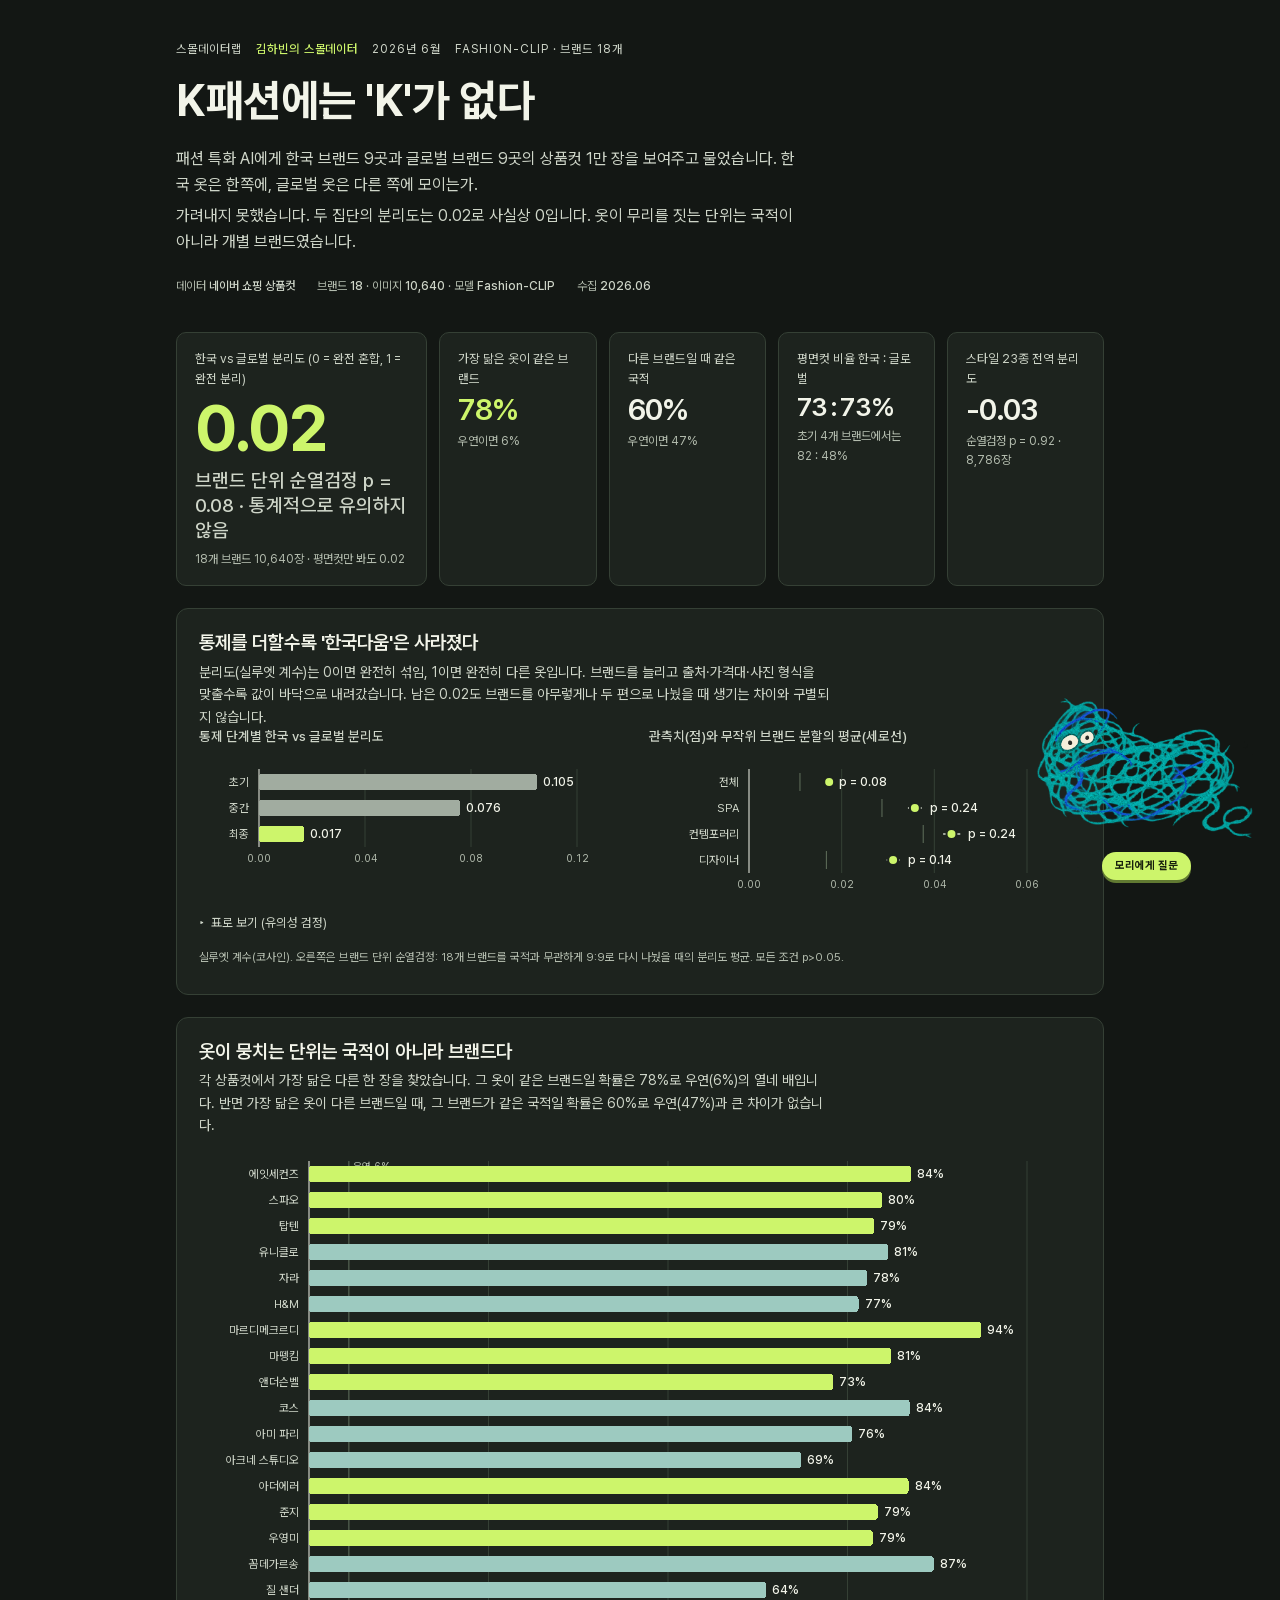
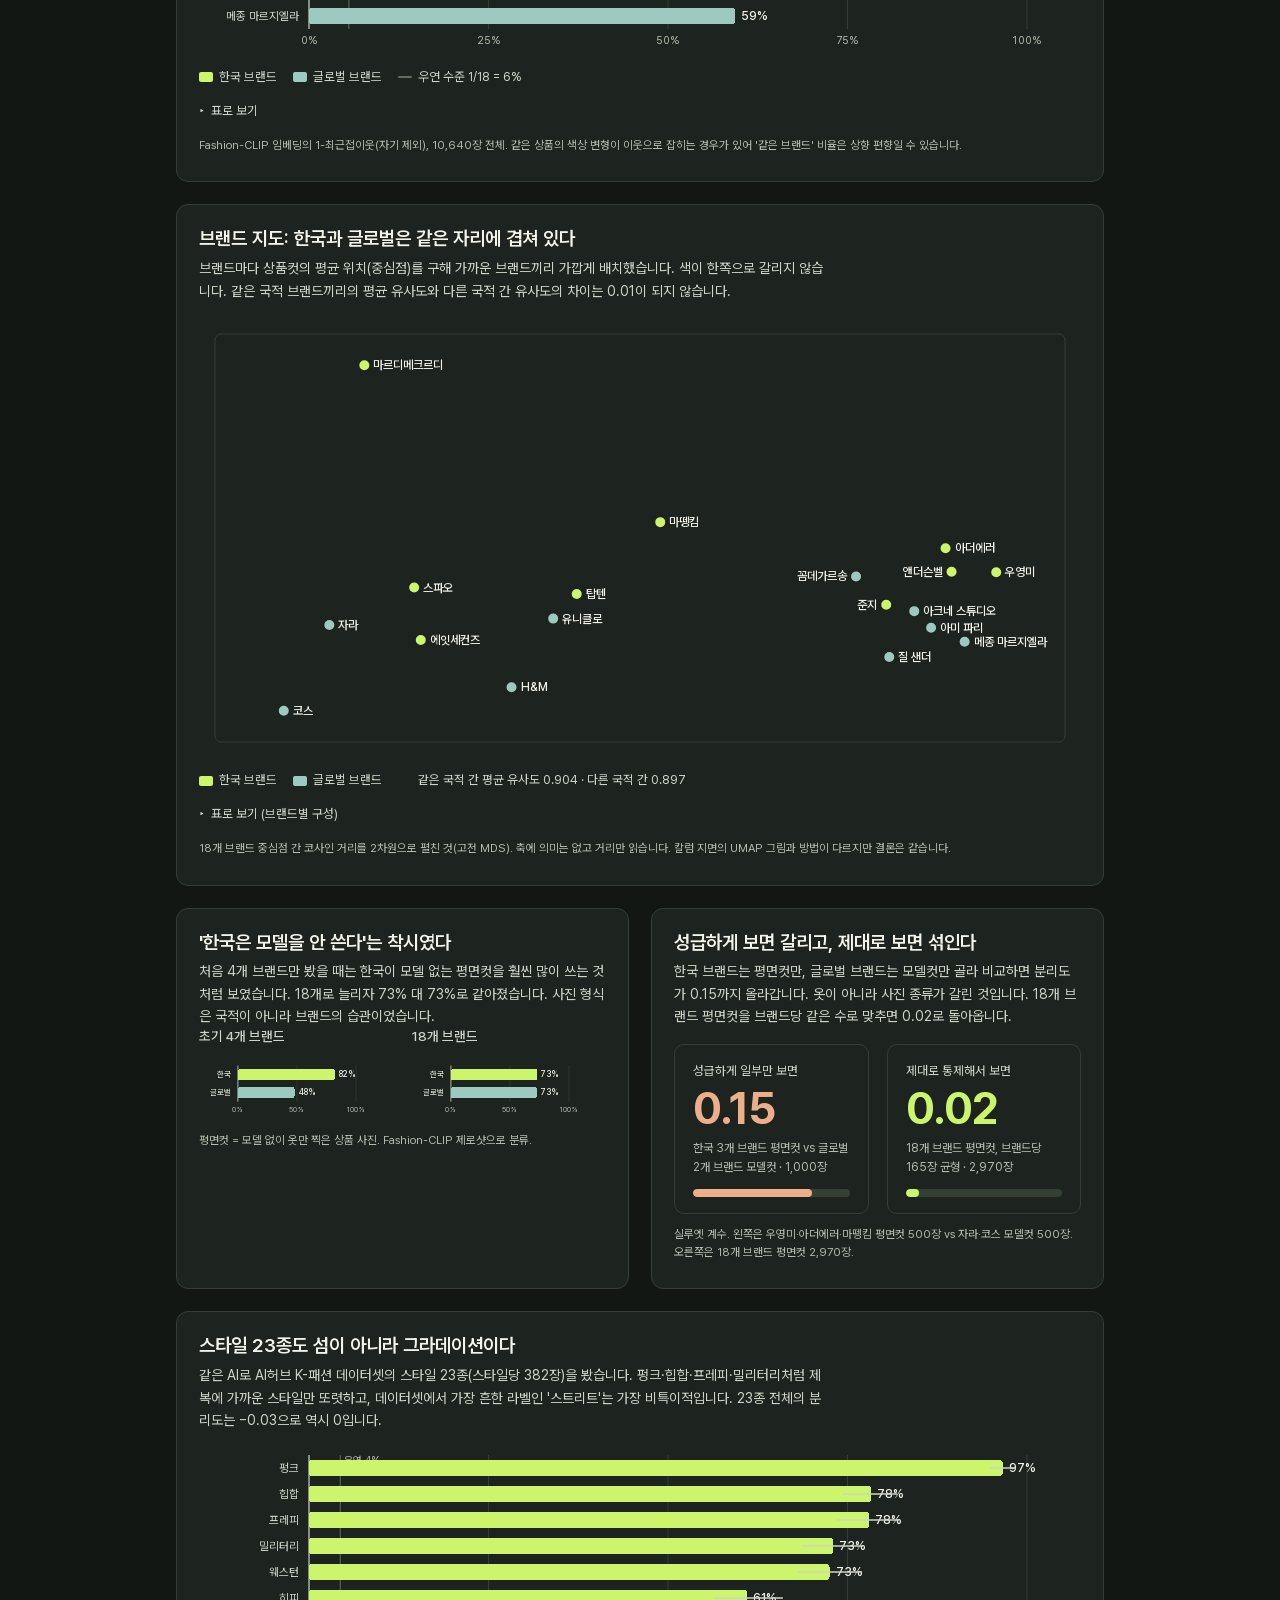
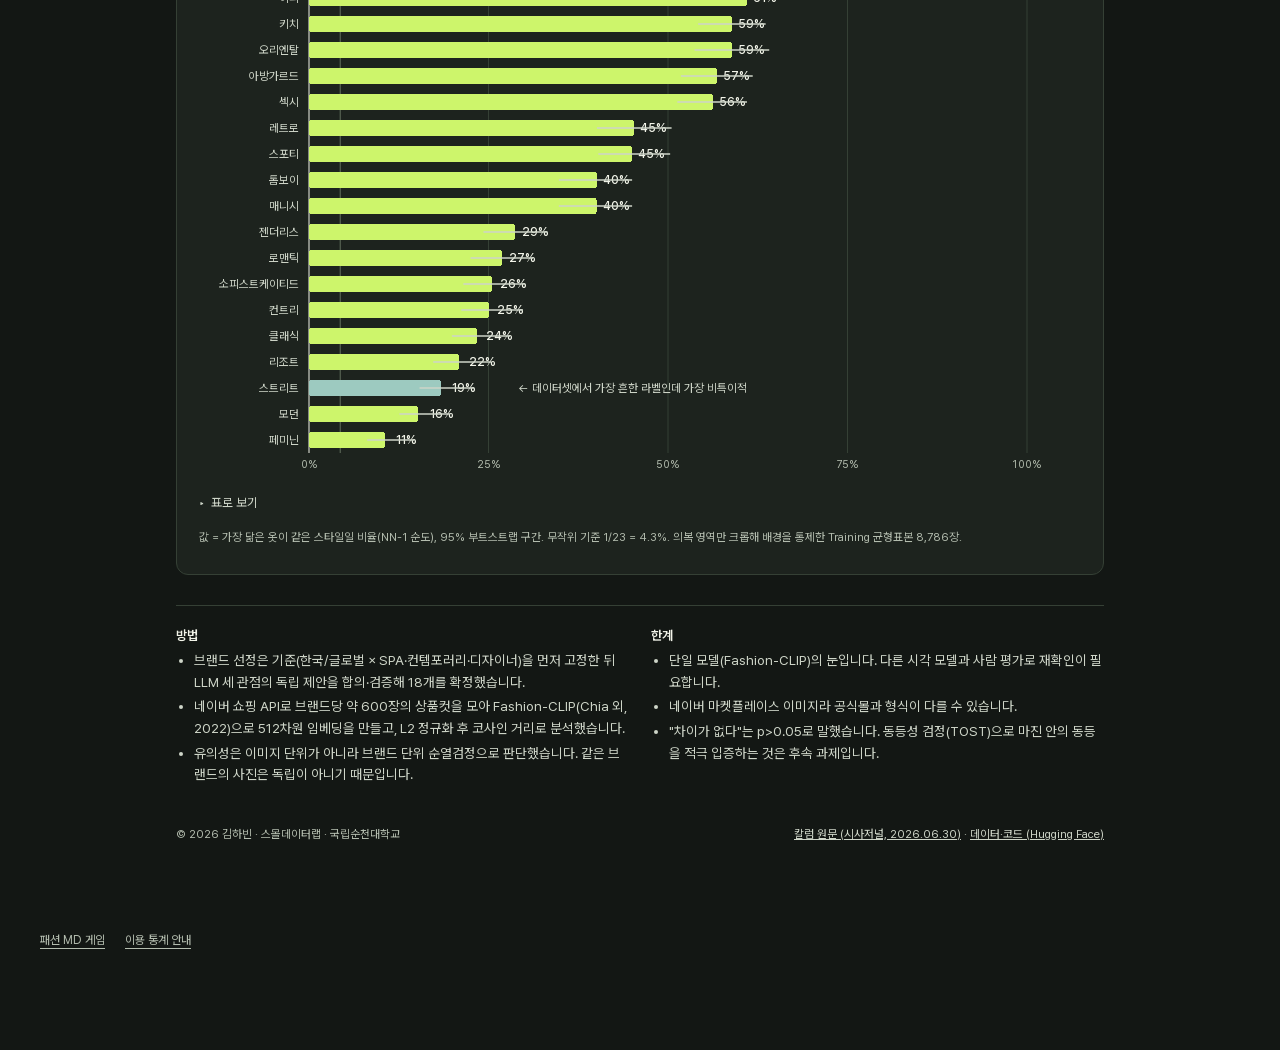
<file: smalldata/kfashion.html>
<!doctype html>
<html lang="ko" data-key="emerald">
<head>
<meta charset="utf-8">
<meta name="viewport" content="width=device-width, initial-scale=1, viewport-fit=cover">
<title>K패션에는 'K'가 없다</title>
<meta name="description" content="패션 특화 AI(Fashion-CLIP)로 18개 브랜드 상품컷 1만 장을 비교한 「김하빈의 스몰데이터」 6월 칼럼의 데이터 대시보드">


<link rel="stylesheet" href="../assets/key.css">
<style>html{color-scheme:light}img{max-width:100%}[hidden]{display:none!important}body{margin:0;font:14px system-ui,sans-serif}</style>
<link rel="icon" type="image/png" href="../favicon.png?v=20261120-teal2">
<link rel="stylesheet" href="../legacy-fonts.css">
<script src="../analytics.js" defer></script>
<meta name="theme-color" content="#131714">
<meta name="color-scheme" content="dark">
</head>
<body>
<style>
/* 레이아웃: 한 칸 짜리 데이터 에세이. 좌측 정렬 제목 → 수치 띠 → 도표 카드가 세로로 쌓이고, 각 카드는 제목(결론)·도표·표 보기·출처 순. */
:root{
  --bg:#f6f7f8; --surface:#fcfcfb; --ink:#0b0b0b; --ink-2:#52514e; --muted:#898781;
  --grid:#e1e0d9; --axis:#c3c2b7; --ring:rgba(11,11,11,.10); --wash:rgba(42,120,214,.08);
  --pos:#2a78d6; --neg:#e34948; --s1:#2a78d6; --s2:#eb6834; --s3:#1baf7a; --s4:#eda100; --gray:#b9b8b2;
  --f-body:"IBM Plex Sans KR",system-ui,-apple-system,"Segoe UI","Malgun Gothic",sans-serif;
  --f-mono:"IBM Plex Mono",ui-monospace,Consolas,monospace;
  color-scheme:light;
}
@media (prefers-color-scheme:dark){:root:not([data-theme="light"]){
  --bg:#0d0d0d; --surface:#1a1a19; --ink:#f0efec; --ink-2:#c3c2b7; --muted:#898781;
  --grid:#2c2c2a; --axis:#383835; --ring:rgba(255,255,255,.10); --wash:rgba(57,135,229,.12);
  --pos:#3987e5; --neg:#e66767; --s1:#3987e5; --s2:#d95926; --s3:#199e70; --s4:#c98500; --gray:#6b6a66; color-scheme:dark}}
:root[data-theme="dark"]{
  --bg:#0d0d0d; --surface:#1a1a19; --ink:#f0efec; --ink-2:#c3c2b7; --muted:#898781;
  --grid:#2c2c2a; --axis:#383835; --ring:rgba(255,255,255,.10); --wash:rgba(57,135,229,.12);
  --pos:#3987e5; --neg:#e66767; --s1:#3987e5; --s2:#d95926; --s3:#199e70; --s4:#c98500; --gray:#6b6a66; color-scheme:dark}

*{box-sizing:border-box}
body{margin:0;background:var(--bg);color:var(--ink);font-family:var(--f-body);font-size:15px;line-height:1.6;-webkit-font-smoothing:antialiased}
.wrap{max-width:960px;margin:0 auto;padding-block:40px 64px;padding-left:max(16px,env(safe-area-inset-left,0px));padding-right:max(16px,env(safe-area-inset-right,0px))}
a{color:inherit}
h1,h2,h3{margin:0;text-wrap:balance;line-height:1.25}
.eyebrow{font-family:var(--f-mono);font-size:12px;letter-spacing:.08em;text-transform:uppercase;color:var(--ink-2);display:flex;gap:14px;flex-wrap:wrap}
.eyebrow b{color:var(--pos);font-weight:500}
h1{font-size:clamp(28px,4.6vw,44px);font-weight:700;margin-top:14px;letter-spacing:-.01em}
.dek{margin:18px 0 0;max-width:62ch;color:var(--ink-2);font-size:16px}
.dek p{margin:0 0 6px}
.meta{margin-top:22px;display:flex;gap:10px 22px;flex-wrap:wrap;font-family:var(--f-mono);font-size:12px;color:var(--muted)}
.meta span b{color:var(--ink-2);font-weight:500}

.kpis{display:grid;grid-template-columns:1.6fr repeat(4,1fr);gap:12px;margin-top:36px}
@media (max-width:760px){.kpis{grid-template-columns:1fr 1fr}.kpis .hero{grid-column:1/-1}}
.tile{background:var(--surface);border:1px solid var(--ring);border-radius:10px;padding:16px 18px;min-width:0}
.tile .lab{font-size:12.5px;color:var(--ink-2)}
.tile .val{font-size:30px;font-weight:600;letter-spacing:-.02em;margin-top:4px;line-height:1.1}
.tile .val.sm{font-size:26px;white-space:nowrap}
.tile .sub{font-size:12px;color:var(--muted);margin-top:6px}
.tile.hero .val{font-size:clamp(48px,7vw,64px);font-weight:700}
.tile.hero .val small{display:block;font-size:.3em;font-weight:500;color:var(--ink-2);margin-top:6px;letter-spacing:0;line-height:1.3}
.neg{color:var(--neg)} .pos{color:var(--pos)}

section.card{background:var(--surface);border:1px solid var(--ring);border-radius:12px;padding:22px 22px 16px;margin-top:22px;min-width:0}
.card h2{font-size:19px;font-weight:600}
.card .lede{margin:6px 0 0;color:var(--ink-2);font-size:14px;max-width:70ch}
.chart{position:relative;margin-top:16px}
.chart svg{display:block;width:100%;height:auto;overflow:visible}
.row2{display:grid;grid-template-columns:1fr 1fr;gap:18px}
@media (max-width:700px){.row2{grid-template-columns:1fr}}
.panel h3{font-size:13.5px;font-weight:500;color:var(--ink-2);margin-bottom:4px}
.legend{display:flex;gap:16px;flex-wrap:wrap;margin-top:12px;font-size:12.5px;color:var(--ink-2)}
.legend i{display:inline-block;width:14px;height:0;border-top:2px solid;vertical-align:middle;margin-right:6px;border-radius:2px}
.legend i.rect{height:10px;border:0;border-radius:2px}
.source{font-family:var(--f-mono);font-size:11.5px;color:var(--muted);margin-top:12px;line-height:1.5}
details.tbl{margin-top:10px;font-size:13px}
details.tbl summary{cursor:pointer;color:var(--ink-2);font-size:12.5px;list-style:none;display:inline-flex;gap:6px;align-items:center;padding:4px 0}
details.tbl summary::-webkit-details-marker{display:none}
details.tbl summary::before{content:"▸";font-size:11px}
details.tbl[open] summary::before{content:"▾"}
.tscroll{overflow-x:auto;margin-top:6px}
table{border-collapse:collapse;width:100%;font-size:12.5px;font-variant-numeric:tabular-nums}
th,td{padding:5px 10px;border-bottom:1px solid var(--grid);text-align:right;white-space:nowrap}
th:first-child,td:first-child{text-align:left}
th{color:var(--ink-2);font-weight:500;font-size:12px}

svg text{font-family:var(--f-body);font-size:11.5px;fill:var(--ink-2)}
svg .tick{font-family:var(--f-mono);font-size:10.5px;fill:var(--muted);font-variant-numeric:tabular-nums}
svg .grid{stroke:var(--grid);stroke-width:1}
svg .axis{stroke:var(--axis);stroke-width:1}
svg .base{stroke:var(--ink);stroke-width:1}
svg .lbl{fill:var(--ink);font-weight:500;font-size:12px}
svg .lbl.in{fill:#fff}
svg .note{fill:var(--ink-2);font-size:11.5px}
svg .pos{fill:var(--pos)} svg .negf{fill:var(--neg)} svg .wash{fill:var(--wash)}
svg .l-pos{stroke:var(--pos)} svg .l-neg{stroke:var(--neg)} svg .l-gray{stroke:var(--gray)}
svg .l-s1{stroke:var(--s1)} svg .l-s2{stroke:var(--s2)} svg .l-s3{stroke:var(--s3)} svg .l-s4{stroke:var(--s4)}
svg .line{fill:none;stroke-width:2;stroke-linejoin:round;stroke-linecap:round}
svg .dot{stroke:var(--surface);stroke-width:2}
svg .hit{fill:transparent;cursor:crosshair}
svg .xh{stroke:var(--ink-2);stroke-width:1;pointer-events:none}
svg .bar{shape-rendering:crispEdges}
svg .bar.hover,svg .seg.hover{filter:brightness(1.12)}
svg .s1f{fill:var(--s1)} svg .s2f{fill:var(--s2)} svg .grayf{fill:var(--gray)}
svg .ci{stroke:var(--ink-2);stroke-width:1.5}

.tip{position:fixed;z-index:20;pointer-events:none;background:var(--ink);color:var(--bg);padding:8px 10px;border-radius:6px;font-size:12px;line-height:1.45;max-width:260px;box-shadow:0 4px 18px rgba(0,0,0,.18);opacity:0;transition:opacity .08s}
.tip.on{opacity:1}
.tip b{font-size:14px;font-weight:600}
.tip .k{display:inline-block;width:10px;border-top:2px solid;vertical-align:middle;margin-right:6px}
.tip .dim{opacity:.7}

.two{display:grid;grid-template-columns:1fr 1fr;gap:22px;margin-top:22px}
@media (max-width:760px){.two{grid-template-columns:1fr}}
.cmp{display:grid;grid-template-columns:1fr 1fr;gap:18px;margin-top:16px}
@media (max-width:700px){.cmp{grid-template-columns:1fr}}
.cmp .box{border:1px solid var(--ring);border-radius:10px;padding:16px 18px}
.cmp .box .lab{font-size:12.5px;color:var(--ink-2)}
.cmp .box .val{font-size:44px;font-weight:700;letter-spacing:-.02em;line-height:1.1;margin-top:4px}
.cmp .box .sub{font-size:12px;color:var(--muted);margin-top:6px}
.meter{height:8px;border-radius:4px;background:var(--grid);margin-top:12px;overflow:hidden}
.meter i{display:block;height:100%;border-radius:4px;background:var(--pos)}
.meter i.n{background:var(--neg)}

.method{margin-top:30px;padding-top:22px;border-top:1px solid var(--grid);display:grid;grid-template-columns:1fr 1fr;gap:22px;font-size:13.5px;color:var(--ink-2)}
@media (max-width:760px){.method{grid-template-columns:1fr}}
.method h3{font-size:13px;color:var(--ink);font-weight:600;margin-bottom:6px}
.method ul{margin:0;padding-left:18px}
.method li{margin:3px 0}
footer{margin-top:36px;font-family:var(--f-mono);font-size:11.5px;color:var(--muted);display:flex;gap:16px;flex-wrap:wrap;justify-content:space-between}
footer a{color:var(--ink-2)}
@media (prefers-reduced-motion:reduce){*{transition:none!important}}
:focus-visible{outline:2px solid var(--pos);outline-offset:2px}
/* 모션: 타일·도표·카드 등장(살짝 떠오름), 카드 호버 들림·클릭 눌림. 움직임 줄이기 설정이면 전부 끔 */
@media (prefers-reduced-motion:no-preference){
  .tile,.chart,.card{animation:rise .55s cubic-bezier(.2,.7,.2,1) both}
  .tile:nth-child(2),.card:nth-child(2){animation-delay:.07s}
  .tile:nth-child(3),.card:nth-child(3){animation-delay:.14s}
  .tile:nth-child(4),.card:nth-child(4){animation-delay:.21s}
  .tile:nth-child(5),.card:nth-child(5){animation-delay:.28s}
  .card{transition:transform .18s ease,box-shadow .18s ease}
  .card:hover{transform:translateY(-3px);box-shadow:0 8px 22px var(--ring)}
  .card:active{transform:translateY(-1px) scale(.995)}
}
@keyframes rise{from{opacity:0;transform:translateY(10px)}to{opacity:1;transform:none}}
</style>

<div class="wrap">
<header>
  <div class="eyebrow"><a href="../" style="text-decoration:none">스몰데이터랩</a><a href="./index.html" style="text-decoration:none"><b>김하빈의 스몰데이터</b></a><span>2026년 6월</span><span>Fashion-CLIP · 브랜드 18개</span></div>
  <h1>K패션에는 'K'가 없다</h1>
  <div class="dek">
    <p>패션 특화 AI에게 한국 브랜드 9곳과 글로벌 브랜드 9곳의 상품컷 1만 장을 보여주고 물었습니다. 한국 옷은 한쪽에, 글로벌 옷은 다른 쪽에 모이는가.</p>
    <p>가려내지 못했습니다. 두 집단의 분리도는 0.02로 사실상 0입니다. 옷이 무리를 짓는 단위는 국적이 아니라 개별 브랜드였습니다.</p>
  </div>
  <div class="meta">
    <span>데이터 <b>네이버 쇼핑 상품컷</b></span>
    <span>브랜드 <b>18</b> · 이미지 <b id="m-n"></b> · 모델 <b>Fashion-CLIP</b></span>
    <span>수집 <b>2026.06</b></span>
  </div>
</header>

<div class="kpis" id="kpis"></div>

<section class="card">
  <h2>통제를 더할수록 '한국다움'은 사라졌다</h2>
  <p class="lede">분리도(실루엣 계수)는 0이면 완전히 섞임, 1이면 완전히 다른 옷입니다. 브랜드를 늘리고 출처·가격대·사진 형식을 맞출수록 값이 바닥으로 내려갔습니다. 남은 0.02도 브랜드를 아무렇게나 두 편으로 나눴을 때 생기는 차이와 구별되지 않습니다.</p>
  <div class="row2">
    <div class="panel"><h3>통제 단계별 한국 vs 글로벌 분리도</h3><div class="chart" id="c-stage"></div></div>
    <div class="panel"><h3>관측치(점)와 무작위 브랜드 분할의 평균(세로선)</h3><div class="chart" id="c-sig"></div></div>
  </div>
  <details class="tbl"><summary>표로 보기 (유의성 검정)</summary><div class="tscroll" id="t-sig"></div></details>
  <p class="source">실루엣 계수(코사인). 오른쪽은 브랜드 단위 순열검정: 18개 브랜드를 국적과 무관하게 9:9로 다시 나눴을 때의 분리도 평균. 모든 조건 p&gt;0.05.</p>
</section>

<section class="card">
  <h2>옷이 뭉치는 단위는 국적이 아니라 브랜드다</h2>
  <p class="lede">각 상품컷에서 가장 닮은 다른 한 장을 찾았습니다. 그 옷이 같은 브랜드일 확률은 78%로 우연(6%)의 열네 배입니다. 반면 가장 닮은 옷이 다른 브랜드일 때, 그 브랜드가 같은 국적일 확률은 60%로 우연(47%)과 큰 차이가 없습니다.</p>
  <div class="chart" id="c-nn"></div>
  <div class="legend" id="lg-nn"></div>
  <details class="tbl"><summary>표로 보기</summary><div class="tscroll" id="t-nn"></div></details>
  <p class="source">Fashion-CLIP 임베딩의 1-최근접이웃(자기 제외), 10,640장 전체. 같은 상품의 색상 변형이 이웃으로 잡히는 경우가 있어 '같은 브랜드' 비율은 상향 편향일 수 있습니다.</p>
</section>

<section class="card">
  <h2>브랜드 지도: 한국과 글로벌은 같은 자리에 겹쳐 있다</h2>
  <p class="lede">브랜드마다 상품컷의 평균 위치(중심점)를 구해 가까운 브랜드끼리 가깝게 배치했습니다. 색이 한쪽으로 갈리지 않습니다. 같은 국적 브랜드끼리의 평균 유사도와 다른 국적 간 유사도의 차이는 0.01이 되지 않습니다.</p>
  <div class="chart" id="c-map"></div>
  <div class="legend" id="lg-map"></div>
  <details class="tbl"><summary>표로 보기 (브랜드별 구성)</summary><div class="tscroll" id="t-map"></div></details>
  <p class="source">18개 브랜드 중심점 간 코사인 거리를 2차원으로 펼친 것(고전 MDS). 축에 의미는 없고 거리만 읽습니다. 칼럼 지면의 UMAP 그림과 방법이 다르지만 결론은 같습니다.</p>
</section>

<div class="two">
<section class="card" style="margin-top:0">
  <h2>'한국은 모델을 안 쓴다'는 착시였다</h2>
  <p class="lede">처음 4개 브랜드만 봤을 때는 한국이 모델 없는 평면컷을 훨씬 많이 쓰는 것처럼 보였습니다. 18개로 늘리자 73% 대 73%로 같아졌습니다. 사진 형식은 국적이 아니라 브랜드의 습관이었습니다.</p>
  <div class="row2">
    <div class="panel"><h3>초기 4개 브랜드</h3><div class="chart" id="c-fmt4"></div></div>
    <div class="panel"><h3>18개 브랜드</h3><div class="chart" id="c-fmt18"></div></div>
  </div>
  <p class="source">평면컷 = 모델 없이 옷만 찍은 상품 사진. Fashion-CLIP 제로샷으로 분류.</p>
</section>
<section class="card" style="margin-top:0">
  <h2>성급하게 보면 갈리고, 제대로 보면 섞인다</h2>
  <p class="lede">한국 브랜드는 평면컷만, 글로벌 브랜드는 모델컷만 골라 비교하면 분리도가 0.15까지 올라갑니다. 옷이 아니라 사진 종류가 갈린 것입니다. 18개 브랜드 평면컷을 브랜드당 같은 수로 맞추면 0.02로 돌아옵니다.</p>
  <div class="cmp" id="cmp"></div>
  <p class="source">실루엣 계수. 왼쪽은 우영미·아더에러·마뗑킴 평면컷 500장 vs 자라·코스 모델컷 500장. 오른쪽은 18개 브랜드 평면컷 2,970장.</p>
</section>
</div>

<section class="card">
  <h2>스타일 23종도 섬이 아니라 그라데이션이다</h2>
  <p class="lede">같은 AI로 AI허브 K-패션 데이터셋의 스타일 23종(스타일당 382장)을 봤습니다. 펑크·힙합·프레피·밀리터리처럼 제복에 가까운 스타일만 또렷하고, 데이터셋에서 가장 흔한 라벨인 '스트리트'는 가장 비특이적입니다. 23종 전체의 분리도는 −0.03으로 역시 0입니다.</p>
  <div class="chart" id="c-style"></div>
  <details class="tbl"><summary>표로 보기</summary><div class="tscroll" id="t-style"></div></details>
  <p class="source">값 = 가장 닮은 옷이 같은 스타일일 비율(NN-1 순도), 95% 부트스트랩 구간. 무작위 기준 1/23 = 4.3%. 의복 영역만 크롭해 배경을 통제한 Training 균형표본 8,786장.</p>
</section>

<div class="method">
  <div><h3>방법</h3><ul>
    <li>브랜드 선정은 기준(한국/글로벌 × SPA·컨템포러리·디자이너)을 먼저 고정한 뒤 LLM 세 관점의 독립 제안을 합의·검증해 18개를 확정했습니다.</li>
    <li>네이버 쇼핑 API로 브랜드당 약 600장의 상품컷을 모아 Fashion-CLIP(Chia 외, 2022)으로 512차원 임베딩을 만들고, L2 정규화 후 코사인 거리로 분석했습니다.</li>
    <li>유의성은 이미지 단위가 아니라 브랜드 단위 순열검정으로 판단했습니다. 같은 브랜드의 사진은 독립이 아니기 때문입니다.</li>
  </ul></div>
  <div><h3>한계</h3><ul>
    <li>단일 모델(Fashion-CLIP)의 눈입니다. 다른 시각 모델과 사람 평가로 재확인이 필요합니다.</li>
    <li>네이버 마켓플레이스 이미지라 공식몰과 형식이 다를 수 있습니다.</li>
    <li>"차이가 없다"는 p&gt;0.05로 말했습니다. 동등성 검정(TOST)으로 마진 안의 동등을 적극 입증하는 것은 후속 과제입니다.</li>
  </ul></div>
</div>

<footer>
  <span>© 2026 김하빈 · 스몰데이터랩 · 국립순천대학교</span>
  <span><a href="https://n.news.naver.com/mnews/article/586/0000132686?sid=101">칼럼 원문 (시사저널, 2026.06.30)</a> · <a href="https://huggingface.co/datasets/HabinKim/kfashion-visual-distinctiveness">데이터·코드 (Hugging Face)</a></span>
</footer>
</div>
<div class="tip" id="tip" role="status" aria-live="polite"></div>

<script>
const D = {"headline":{"n_images":10640,"n_brands":18,"sil_all":0.017,"sil_flat":0.018,"p_all":0.0759,"p_flat":0.0639,"null_mean_all":0.011,"flat_kr":0.7309014514896868,"flat_gl":0.7281643227239082,"nn_same_brand":0.7778195488721804,"nn_same_origin":0.9111842105263158,"collected":"2026.06","published":"2026.06.30"},"stages":[{"stage":"초기","sub":"4개 브랜드 · 미통제","sil":0.105},{"stage":"중간","sub":"8개 브랜드 · 출처 통일","sil":0.076},{"stage":"최종","sub":"18개 브랜드 · 가격대·형식 통제","sil":0.017}],"sig":[{"format":"전체","scope":"전체(tier미통제)","n":8136,"sil":0.0173,"lo":0.0167,"hi":0.0178,"null_mean":0.011,"p":0.0759},{"format":"전체","scope":"SPA","n":3600,"sil":0.0358,"lo":0.0343,"hi":0.0373,"null_mean":0.0287,"p":0.2381},{"format":"전체","scope":"컨템포러리","n":2712,"sil":0.0437,"lo":0.0419,"hi":0.0456,"null_mean":0.0376,"p":0.2381},{"format":"전체","scope":"디자이너","n":3600,"sil":0.0311,"lo":0.0297,"hi":0.0325,"null_mean":0.0167,"p":0.1429},{"format":"평면컷","scope":"전체(tier미통제)","n":2970,"sil":0.018,"lo":0.017,"hi":0.0189,"null_mean":0.0114,"p":0.0639},{"format":"평면컷","scope":"SPA","n":990,"sil":0.0343,"lo":0.0309,"hi":0.0373,"null_mean":0.0306,"p":0.4286},{"format":"평면컷","scope":"컨템포러리","n":1428,"sil":0.0479,"lo":0.0453,"hi":0.0506,"null_mean":0.0387,"p":0.2381},{"format":"평면컷","scope":"디자이너","n":2592,"sil":0.0355,"lo":0.0337,"hi":0.0374,"null_mean":0.0184,"p":0.1429}],"fmt":{"four":{"KR":0.82,"GLOBAL":0.48},"eighteen":{"KR":0.7309014514896868,"GLOBAL":0.7281643227239082}},"nn":{"n":10640,"same_brand":0.7778195488721804,"same_origin":0.9111842105263158,"chance_brand":0.05555555555555555,"chance_origin":0.5,"same_origin_given_diff_brand":0.600253807106599,"chance_origin_diff_brand":0.47058823529411764,"n_diff_brand":2364},"brands":[{"brand":"에잇세컨즈","origin":"KR","tier":"SPA","n":606,"flat":0.6072607260726073,"nn_same_brand":0.8382838283828383,"nn_same_origin":0.9471947194719472},{"brand":"스파오","origin":"KR","tier":"SPA","n":600,"flat":0.62,"nn_same_brand":0.7983333333333333,"nn_same_origin":0.9433333333333334},{"brand":"탑텐","origin":"KR","tier":"SPA","n":600,"flat":0.8516666666666667,"nn_same_brand":0.7866666666666666,"nn_same_origin":0.91},{"brand":"유니클로","origin":"GLOBAL","tier":"SPA","n":600,"flat":0.6733333333333333,"nn_same_brand":0.8066666666666666,"nn_same_origin":0.8833333333333333},{"brand":"자라","origin":"GLOBAL","tier":"SPA","n":602,"flat":0.27408637873754155,"nn_same_brand":0.7774086378737541,"nn_same_origin":0.8837209302325582},{"brand":"H&M","origin":"GLOBAL","tier":"SPA","n":601,"flat":0.6522462562396006,"nn_same_brand":0.7653910149750416,"nn_same_origin":0.913477537437604},{"brand":"마르디메크르디","origin":"KR","tier":"컨템포러리","n":452,"flat":0.5265486725663717,"nn_same_brand":0.9358407079646017,"nn_same_origin":0.9778761061946902},{"brand":"마뗑킴","origin":"KR","tier":"컨템포러리","n":577,"flat":0.7937608318890814,"nn_same_brand":0.8110918544194108,"nn_same_origin":0.9532062391681109},{"brand":"앤더슨벨","origin":"KR","tier":"컨템포러리","n":600,"flat":0.635,"nn_same_brand":0.73,"nn_same_origin":0.8833333333333333},{"brand":"코스","origin":"GLOBAL","tier":"컨템포러리","n":600,"flat":0.4716666666666667,"nn_same_brand":0.8366666666666667,"nn_same_origin":0.925},{"brand":"아미 파리","origin":"GLOBAL","tier":"컨템포러리","n":600,"flat":0.9083333333333333,"nn_same_brand":0.7566666666666667,"nn_same_origin":0.9166666666666666},{"brand":"아크네 스튜디오","origin":"GLOBAL","tier":"컨템포러리","n":601,"flat":0.8885191347753744,"nn_same_brand":0.6855241264559068,"nn_same_origin":0.8569051580698835},{"brand":"아더에러","origin":"KR","tier":"디자이너","n":600,"flat":0.8483333333333334,"nn_same_brand":0.835,"nn_same_origin":0.9333333333333333},{"brand":"준지","origin":"KR","tier":"디자이너","n":601,"flat":0.718801996672213,"nn_same_brand":0.7920133111480865,"nn_same_origin":0.9101497504159733},{"brand":"우영미","origin":"KR","tier":"디자이너","n":600,"flat":0.93,"nn_same_brand":0.785,"nn_same_origin":0.8983333333333333},{"brand":"꼼데가르송","origin":"GLOBAL","tier":"디자이너","n":600,"flat":0.875,"nn_same_brand":0.87,"nn_same_origin":0.9416666666666667},{"brand":"질 샌더","origin":"GLOBAL","tier":"디자이너","n":600,"flat":0.915,"nn_same_brand":0.6366666666666667,"nn_same_origin":0.8816666666666667},{"brand":"메종 마르지엘라","origin":"GLOBAL","tier":"디자이너","n":600,"flat":0.8966666666666666,"nn_same_brand":0.5933333333333334,"nn_same_origin":0.86}],"centroid":{"brands":["에잇세컨즈","스파오","탑텐","유니클로","자라","H&M","마르디메크르디","마뗑킴","앤더슨벨","코스","아미 파리","아크네 스튜디오","아더에러","준지","우영미","꼼데가르송","질 샌더","메종 마르지엘라"],"origin":["KR","KR","KR","GLOBAL","GLOBAL","GLOBAL","KR","KR","KR","GLOBAL","GLOBAL","GLOBAL","KR","KR","KR","GLOBAL","GLOBAL","GLOBAL"],"tier":["SPA","SPA","SPA","SPA","SPA","SPA","컨템포러리","컨템포러리","컨템포러리","컨템포러리","컨템포러리","컨템포러리","디자이너","디자이너","디자이너","디자이너","디자이너","디자이너"],"xy":[[-0.4457,-0.1808],[-0.4566,0.0445],[-0.1891,0.0168],[-0.2278,-0.0892],[-0.5962,-0.1169],[-0.2964,-0.3841],[-0.5386,1.0],[-0.0516,0.3256],[0.4278,0.1121],[-0.6712,-0.4853],[0.3941,-0.1288],[0.3664,-0.0571],[0.4179,0.2135],[0.3203,-0.0298],[0.5013,0.1104],[0.2706,0.0922],[0.3253,-0.2542],[0.4493,-0.1889]],"sim":[[1.0,0.945,0.923,0.906,0.892,0.928,0.83,0.91,0.87,0.852,0.886,0.901,0.87,0.887,0.868,0.876,0.901,0.891],[0.945,1.0,0.948,0.948,0.901,0.912,0.871,0.934,0.885,0.874,0.9,0.906,0.89,0.913,0.897,0.891,0.902,0.888],[0.923,0.948,1.0,0.921,0.877,0.917,0.84,0.939,0.884,0.827,0.906,0.922,0.902,0.91,0.909,0.901,0.925,0.906],[0.906,0.948,0.921,1.0,0.896,0.891,0.84,0.911,0.901,0.884,0.913,0.914,0.9,0.934,0.92,0.907,0.909,0.909],[0.892,0.901,0.877,0.896,1.0,0.92,0.848,0.893,0.869,0.873,0.852,0.88,0.846,0.88,0.84,0.871,0.878,0.871],[0.928,0.912,0.917,0.891,0.92,1.0,0.806,0.896,0.886,0.852,0.903,0.92,0.868,0.894,0.878,0.888,0.92,0.908],[0.83,0.871,0.84,0.84,0.848,0.806,1.0,0.888,0.835,0.777,0.815,0.835,0.826,0.825,0.826,0.84,0.805,0.806],[0.91,0.934,0.939,0.911,0.893,0.896,0.888,1.0,0.924,0.842,0.917,0.937,0.945,0.937,0.942,0.923,0.924,0.92],[0.87,0.885,0.884,0.901,0.869,0.886,0.835,0.924,1.0,0.815,0.947,0.966,0.951,0.961,0.968,0.937,0.939,0.96],[0.852,0.874,0.827,0.884,0.873,0.852,0.777,0.842,0.815,1.0,0.832,0.83,0.807,0.847,0.82,0.825,0.84,0.831],[0.886,0.9,0.906,0.913,0.852,0.903,0.815,0.917,0.947,0.832,1.0,0.973,0.931,0.942,0.962,0.938,0.97,0.97],[0.901,0.906,0.922,0.914,0.88,0.92,0.835,0.937,0.966,0.83,0.973,1.0,0.947,0.96,0.969,0.944,0.977,0.982],[0.87,0.89,0.902,0.9,0.846,0.868,0.826,0.945,0.951,0.807,0.931,0.947,1.0,0.958,0.971,0.931,0.929,0.937],[0.887,0.913,0.91,0.934,0.88,0.894,0.825,0.937,0.961,0.847,0.942,0.96,0.958,1.0,0.973,0.941,0.956,0.968],[0.868,0.897,0.909,0.92,0.84,0.878,0.826,0.942,0.968,0.82,0.962,0.969,0.971,0.973,1.0,0.943,0.949,0.963],[0.876,0.891,0.901,0.907,0.871,0.888,0.84,0.923,0.937,0.825,0.938,0.944,0.931,0.941,0.943,1.0,0.939,0.949],[0.901,0.902,0.925,0.909,0.878,0.92,0.805,0.924,0.939,0.84,0.97,0.977,0.929,0.956,0.949,0.939,1.0,0.986],[0.891,0.888,0.906,0.909,0.871,0.908,0.806,0.92,0.96,0.831,0.97,0.982,0.937,0.968,0.963,0.949,0.986,1.0]],"stress_note":"18개 브랜드 중심점 간 코사인 거리의 고전 MDS(2차원). 점 사이 거리가 가까울수록 평균적으로 닮은 브랜드.","mean_sim_same_origin":0.9041824340820312,"mean_sim_diff_origin":0.897262454032898},"before_after":{"left":{"n":1000,"sil":0.15176153674675152,"desc":"한국 3개 브랜드 평면컷 vs 글로벌 2개 브랜드 모델컷"},"right":{"n":2970,"sil":0.017021075986670162,"desc":"18개 브랜드 평면컷, 브랜드당 165장 균형"}},"styles":[{"style":"펑크","n":382,"nn1":0.966,"lo":0.948,"hi":0.984},{"style":"힙합","n":382,"nn1":0.783,"lo":0.743,"hi":0.819},{"style":"프레피","n":382,"nn1":0.78,"lo":0.736,"hi":0.822},{"style":"밀리터리","n":382,"nn1":0.73,"lo":0.686,"hi":0.772},{"style":"웨스턴","n":382,"nn1":0.725,"lo":0.681,"hi":0.77},{"style":"히피","n":382,"nn1":0.61,"lo":0.563,"hi":0.66},{"style":"키치","n":382,"nn1":0.589,"lo":0.542,"hi":0.636},{"style":"오리엔탈","n":382,"nn1":0.589,"lo":0.537,"hi":0.641},{"style":"아방가르드","n":382,"nn1":0.568,"lo":0.518,"hi":0.618},{"style":"섹시","n":382,"nn1":0.563,"lo":0.513,"hi":0.61},{"style":"레트로","n":382,"nn1":0.453,"lo":0.401,"hi":0.505},{"style":"스포티","n":382,"nn1":0.45,"lo":0.403,"hi":0.503},{"style":"톰보이","n":382,"nn1":0.401,"lo":0.348,"hi":0.45},{"style":"매니시","n":382,"nn1":0.401,"lo":0.348,"hi":0.45},{"style":"젠더리스","n":382,"nn1":0.288,"lo":0.243,"hi":0.332},{"style":"로맨틱","n":382,"nn1":0.27,"lo":0.225,"hi":0.312},{"style":"소피스트케이티드","n":382,"nn1":0.257,"lo":0.215,"hi":0.301},{"style":"컨트리","n":382,"nn1":0.254,"lo":0.212,"hi":0.298},{"style":"클래식","n":382,"nn1":0.238,"lo":0.199,"hi":0.28},{"style":"리조트","n":382,"nn1":0.215,"lo":0.173,"hi":0.254},{"style":"스트리트","n":382,"nn1":0.191,"lo":0.154,"hi":0.23},{"style":"모던","n":382,"nn1":0.16,"lo":0.126,"hi":0.196},{"style":"페미닌","n":382,"nn1":0.113,"lo":0.081,"hi":0.147}],"style_summary":{"random_nn1":0.0435,"silhouette":-0.0332,"sil_ci_lo":-0.0346,"sil_ci_hi":-0.0319,"nn1":0.4605,"nn1_ci_lo":0.4504,"nn1_ci_hi":0.4707,"p_nn1_perm":0.0004997501249375,"p_sil_perm":0.9203980099502488,"N":8786,"K":23}};
const $ = s => document.querySelector(s);
const fmtP = v => (v >= 0 ? "+" : "−") + Math.abs(Math.round(v * 100)) + "%";
const fmtPct = v => Math.round(v * 100) + "%";
const fmtN = v => v.toLocaleString("ko-KR");
const T = (tag, attrs, parent) => { const e = document.createElementNS("http://www.w3.org/2000/svg", tag); for (const k in attrs) e.setAttribute(k, attrs[k]); if (parent) parent.appendChild(e); return e; };
const txt = (parent, x, y, s, cls, anchor) => { const t = T("text", { x, y, class: cls || "", "text-anchor": anchor || "start" }, parent); t.textContent = s; return t; };

/* ---------- 툴팁 ---------- */
const tip = $("#tip");
function showTip(ev, rows) { tip.replaceChildren(); rows.forEach(r => { const d = document.createElement("div"); if (r.k) { const k = document.createElement("span"); k.className = "k"; k.style.borderColor = r.k; d.appendChild(k); } if (r.b) { const b = document.createElement("b"); b.textContent = r.b; d.appendChild(b); d.appendChild(document.createTextNode(" ")); } const s = document.createElement("span"); s.className = r.b ? "dim" : ""; s.textContent = r.t || ""; d.appendChild(s); tip.appendChild(d); }); tip.classList.add("on"); moveTip(ev); }
function moveTip(ev) { const w = tip.offsetWidth, h = tip.offsetHeight; let x = ev.clientX + 14, y = ev.clientY + 14; if (x + w > innerWidth - 8) x = ev.clientX - w - 14; if (y + h > innerHeight - 8) y = ev.clientY - h - 14; tip.style.left = x + "px"; tip.style.top = y + "px"; }
function hideTip() { tip.classList.remove("on"); }

/* ---------- 공통 스케일 ---------- */
const lin = (d0, d1, r0, r1) => v => r0 + (v - d0) / (d1 - d0) * (r1 - r0);
function svgIn(el, w, h) { el.replaceChildren(); return T("svg", { viewBox: `0 0 ${w} ${h}`, width: w, height: h, role: "img" }, el); }
function widthOf(el) { return Math.max(280, el.clientWidth || 600); }
const f3 = v => v.toFixed(3);

/* ---------- KPI ---------- */
(function kpis() {
  const H = D.headline, N = D.nn; $("#m-n").textContent = fmtN(H.n_images);
  const k = $("#kpis");
  const tile = (lab, val, sub, cls, hero) => { const d = document.createElement("div"); d.className = "tile" + (hero ? " hero" : ""); d.innerHTML = `<div class="lab"></div><div class="val ${cls || ""}"></div><div class="sub"></div>`; d.children[0].textContent = lab; d.children[1].innerHTML = val; d.children[2].textContent = sub; k.appendChild(d); };
  tile("한국 vs 글로벌 분리도 (0 = 완전 혼합, 1 = 완전 분리)", `${H.sil_all.toFixed(2)}<small>브랜드 단위 순열검정 p = ${H.p_all.toFixed(2)} · 통계적으로 유의하지 않음</small>`, `18개 브랜드 ${fmtN(H.n_images)}장 · 평면컷만 봐도 ${H.sil_flat.toFixed(2)}`, "pos", true);
  tile("가장 닮은 옷이 같은 브랜드", fmtPct(N.same_brand), `우연이면 ${fmtPct(N.chance_brand)}`, "pos");
  tile("다른 브랜드일 때 같은 국적", fmtPct(N.same_origin_given_diff_brand), `우연이면 ${fmtPct(N.chance_origin_diff_brand)}`, "");
  tile("평면컷 비율 한국 : 글로벌", `${Math.round(H.flat_kr * 100)}&thinsp;:&thinsp;${Math.round(H.flat_gl * 100)}%`, "초기 4개 브랜드에서는 82 : 48%", "sm");
  tile("스타일 23종 전역 분리도", D.style_summary.silhouette.toFixed(2), `순열검정 p = ${D.style_summary.p_sil_perm.toFixed(2)} · 8,786장`, "");
})();

/* ---------- 가로 막대 (공통) ---------- */
function hbars(sel, rows, { val, label, diverging, dmax, fmt, tipRows, ticks: tk, color, chance, labelW = 118 }) {
  const el = $(sel), W = widthOf(el), rowH = 26, m = { l: labelW, r: 54, t: 8, b: 26 }, H = m.t + rows.length * rowH + m.b;
  const s = svgIn(el, W, H);
  const lo = diverging ? -dmax : 0, hi = dmax;
  const x = lin(lo, hi, m.l, W - m.r);
  const ticks = tk || (diverging ? [-dmax, -dmax / 2, 0, dmax / 2, dmax] : [0, .25, .5, .75, 1]);
  ticks.forEach(v => { T("line", { x1: x(v), x2: x(v), y1: m.t, y2: H - m.b, class: v === 0 ? "base" : "grid" }, s); txt(s, x(v), H - m.b + 15, fmt(v, true), "tick", "middle"); });
  if (chance != null) { T("line", { x1: x(chance), x2: x(chance), y1: m.t, y2: H - m.b, class: "axis" }, s); txt(s, x(chance) + 4, m.t + 9, "우연 " + fmt(chance, true), "tick"); }
  rows.forEach((r, i) => {
    const v = val(r), cy = m.t + i * rowH + rowH / 2, bh = 16;
    const x0 = Math.min(x(0), x(v)), bw = Math.abs(x(v) - x(0));
    const cls = color ? color(r) : (diverging ? (v >= 0 ? "pos" : "negf") : "negf");
    const rect = T("rect", { x: x0, y: cy - bh / 2, width: Math.max(bw, 0), height: bh, rx: 3, class: "bar " + cls }, s);
    txt(s, m.l - 10, cy + 4, label(r), "", "end");
    txt(s, v >= 0 ? x(v) + 6 : x(v) - 6, cy + 4, fmt(v), "lbl", v >= 0 ? "start" : "end");
    const hit = T("rect", { x: m.l, y: cy - rowH / 2, width: W - m.l - m.r, height: rowH, class: "hit" }, s);
    hit.addEventListener("pointermove", ev => { rect.classList.add("hover"); showTip(ev, tipRows(r)); });
    hit.addEventListener("pointerleave", () => { rect.classList.remove("hover"); hideTip(); });
  });
  return { s, x, m, rowH };
}
function legend(sel, items) { const l = $(sel); l.replaceChildren(); items.forEach(it => { const sp = document.createElement("span"); const i = document.createElement("i"); i.style.borderColor = it.c; if (it.rect) { i.className = "rect"; i.style.background = it.c; } sp.appendChild(i); sp.appendChild(document.createTextNode(it.t)); l.appendChild(sp); }); }
function table(sel, head, rows) { const box = $(sel); box.replaceChildren(); const t = document.createElement("table"); const tr = document.createElement("tr"); head.forEach(h => { const th = document.createElement("th"); th.textContent = h; tr.appendChild(th); }); t.appendChild(tr); rows.forEach(r => { const tr = document.createElement("tr"); r.forEach(c => { const td = document.createElement("td"); td.textContent = c; tr.appendChild(td); }); t.appendChild(tr); }); box.appendChild(t); }

/* ---------- 1a 통제 단계 ---------- */
function drawStage() {
  hbars("#c-stage", D.stages, { val: r => r.sil, label: r => r.stage, diverging: false, dmax: .12, ticks: [0, .04, .08, .12], fmt: (v, t) => t ? v.toFixed(2) : f3(v),
    color: r => r.stage === "최종" ? "pos" : "grayf", labelW: 60,
    tipRows: r => [{ b: f3(r.sil), t: "분리도" }, { t: r.sub }] });
}
/* ---------- 1b 유의성: 점 + CI + 귀무평균 ---------- */
function drawSig() {
  const rows = D.sig.filter(r => r.format === "전체");
  const el = $("#c-sig"), W = widthOf(el), rowH = 26, m = { l: 100, r: 54, t: 8, b: 26 }, H = m.t + rows.length * rowH + m.b;
  const s = svgIn(el, W, H); const x = lin(0, .06, m.l, W - m.r);
  [0, .02, .04, .06].forEach(v => { T("line", { x1: x(v), x2: x(v), y1: m.t, y2: H - m.b, class: v === 0 ? "base" : "grid" }, s); txt(s, x(v), H - m.b + 15, v.toFixed(2), "tick", "middle"); });
  rows.forEach((r, i) => {
    const cy = m.t + i * rowH + rowH / 2;
    txt(s, m.l - 10, cy + 4, r.scope.replace("(tier미통제)", ""), "", "end");
    T("line", { x1: x(r.null_mean), x2: x(r.null_mean), y1: cy - 9, y2: cy + 9, class: "axis", "stroke-width": 2 }, s);
    T("line", { x1: x(r.lo), x2: x(r.hi), y1: cy, y2: cy, class: "ci" }, s);
    T("circle", { cx: x(r.sil), cy, r: 5, class: "dot pos" }, s);
    txt(s, x(Math.max(r.hi, r.null_mean)) + 8, cy + 4, `p = ${r.p.toFixed(2)}`, "lbl");
    const hit = T("rect", { x: m.l, y: cy - rowH / 2, width: W - m.l - m.r, height: rowH, class: "hit" }, s);
    hit.addEventListener("pointermove", ev => showTip(ev, [{ b: f3(r.sil), t: `관측 분리도 (95% CI ${f3(r.lo)}–${f3(r.hi)})` }, { t: `무작위 브랜드 분할 평균 ${f3(r.null_mean)} · 순열검정 p = ${r.p.toFixed(3)}` }, { t: `${r.scope} · n = ${fmtN(r.n)}` }]));
    hit.addEventListener("pointerleave", hideTip);
  });
  table("#t-sig", ["형식", "범위", "n", "관측 분리도", "95% CI", "무작위 분할 평균", "p"], D.sig.map(r => [r.format, r.scope, fmtN(r.n), f3(r.sil), `${f3(r.lo)} – ${f3(r.hi)}`, f3(r.null_mean), r.p.toFixed(3)]));
}

/* ---------- 2 최근접 이웃: 브랜드별 ---------- */
function drawNN() {
  const rows = D.brands;
  hbars("#c-nn", rows, { val: r => r.nn_same_brand, label: r => r.brand, diverging: false, dmax: 1, fmt: (v, t) => Math.round(v * 100) + "%", chance: D.nn.chance_brand, labelW: 110,
    color: r => r.origin === "KR" ? "s1f" : "s2f",
    tipRows: r => [{ b: fmtPct(r.nn_same_brand), t: "가장 닮은 옷이 같은 브랜드" }, { t: `${r.brand} · ${r.origin === "KR" ? "한국" : "글로벌"} · ${r.tier} · ${fmtN(r.n)}장` }, { t: `같은 국적 ${fmtPct(r.nn_same_origin)} · 평면컷 ${fmtPct(r.flat)}` }] });
  legend("#lg-nn", [{ c: "var(--s1)", t: "한국 브랜드", rect: true }, { c: "var(--s2)", t: "글로벌 브랜드", rect: true }, { c: "var(--axis)", t: `우연 수준 1/18 = ${fmtPct(D.nn.chance_brand)}` }]);
  table("#t-nn", ["브랜드", "국적", "가격대", "이미지", "같은 브랜드", "같은 국적", "평면컷"], rows.map(r => [r.brand, r.origin === "KR" ? "한국" : "글로벌", r.tier, fmtN(r.n), fmtPct(r.nn_same_brand), fmtPct(r.nn_same_origin), fmtPct(r.flat)]));
}

/* ---------- 3 브랜드 지도 (MDS) ---------- */
function drawMap() {
  const C = D.centroid, el = $("#c-map"), W = widthOf(el), H = Math.min(440, Math.max(300, W * .55)), m = { l: 24, r: 24, t: 24, b: 24 };
  const s = svgIn(el, W, H);
  const xs = C.xy.map(p => p[0]), ys = C.xy.map(p => p[1]);
  const x = lin(Math.min(...xs) - .1, Math.max(...xs) + .1, m.l, W - m.r), y = lin(Math.min(...ys) - .1, Math.max(...ys) + .1, H - m.b, m.t);
  T("rect", { x: m.l - 8, y: m.t - 8, width: W - m.l - m.r + 16, height: H - m.t - m.b + 16, rx: 6, fill: "none", class: "grid", stroke: "var(--grid)" }, s);
  // 라벨 배치: 오른쪽·왼쪽·아래·위 네 후보 중 다른 점·라벨과 가장 덜 겹치는 자리를 고른다(탐욕)
  const pts = C.brands.map((b, i) => ({ b, i, px: x(xs[i]), py: y(ys[i]), o: C.origin[i], t: C.tier[i] }));
  const cw = 11, placed = [];
  const cand = p => { const w = p.b.length * cw; return [
    { x: p.px + 9, y: p.py + 4, a: "start", box: [p.px + 9, p.py - 8, p.px + 9 + w, p.py + 6] },
    { x: p.px - 9, y: p.py + 4, a: "end", box: [p.px - 9 - w, p.py - 8, p.px - 9, p.py + 6] },
    { x: p.px, y: p.py + 17, a: "middle", box: [p.px - w / 2, p.py + 6, p.px + w / 2, p.py + 20] },
    { x: p.px, y: p.py - 10, a: "middle", box: [p.px - w / 2, p.py - 21, p.px + w / 2, p.py - 7] }]; };
  const overlap = (a, b) => !(a[2] < b[0] || b[2] < a[0] || a[3] < b[1] || b[3] < a[1]);
  const cost = c => { let k = 0; placed.forEach(b => { if (overlap(c.box, b)) k += 10; }); pts.forEach(q => { if (q.px > c.box[0] - 6 && q.px < c.box[2] + 6 && q.py > c.box[1] - 6 && q.py < c.box[3] + 6) k += 3; }); if (c.box[0] < 0 || c.box[2] > W) k += 20; return k; };
  pts.forEach(p => T("circle", { cx: p.px, cy: p.py, r: 6, class: "dot " + (p.o === "KR" ? "s1f" : "s2f") }, s));
  pts.forEach(p => { const cs = cand(p); let best = cs[0], bc = 1e9; cs.forEach(c => { const k = cost(c); if (k < bc) { bc = k; best = c; } }); placed.push(best.box); txt(s, best.x, best.y, p.b, "lbl", best.a); });
  // 최근접 호버
  const hit = T("rect", { x: 0, y: 0, width: W, height: H, class: "hit" }, s);
  let ring = T("circle", { r: 10, fill: "none", stroke: "var(--ink)", "stroke-width": 1.5, visibility: "hidden", "pointer-events": "none" }, s);
  hit.addEventListener("pointermove", ev => { const rc = s.getBoundingClientRect(); const px = (ev.clientX - rc.left) * W / rc.width, py = (ev.clientY - rc.top) * H / rc.height; let best = null, bd = 1e9; pts.forEach(p => { const d = Math.hypot(p.px - px, p.py - py); if (d < bd) { bd = d; best = p; } }); if (!best || bd > 60) { ring.setAttribute("visibility", "hidden"); hideTip(); return; } ring.setAttribute("cx", best.px); ring.setAttribute("cy", best.py); ring.setAttribute("visibility", "visible"); const sims = C.brands.map((b, j) => [b, C.sim[best.i][j]]).filter(([b]) => b !== best.b).sort((a, b) => b[1] - a[1]).slice(0, 3); showTip(ev, [{ b: best.b, t: `${best.o === "KR" ? "한국" : "글로벌"} · ${best.t}` }, { t: "가장 닮은 브랜드: " + sims.map(([b, v]) => `${b} (${v.toFixed(2)})`).join(", ") }]); });
  hit.addEventListener("pointerleave", () => { ring.setAttribute("visibility", "hidden"); hideTip(); });
  legend("#lg-map", [{ c: "var(--s1)", t: "한국 브랜드", rect: true }, { c: "var(--s2)", t: "글로벌 브랜드", rect: true }, { c: "transparent", t: `같은 국적 간 평균 유사도 ${C.mean_sim_same_origin.toFixed(3)} · 다른 국적 간 ${C.mean_sim_diff_origin.toFixed(3)}` }]);
  table("#t-map", ["브랜드", "국적", "가격대", "가장 닮은 브랜드 (유사도)"], C.brands.map((b, i) => { const best = C.brands.map((q, j) => [q, C.sim[i][j]]).filter(([q]) => q !== b).sort((a, c) => c[1] - a[1])[0]; return [b, C.origin[i] === "KR" ? "한국" : "글로벌", C.tier[i], `${best[0]} (${best[1].toFixed(3)})`]; }));
}

/* ---------- 4 형식 착시 ---------- */
function drawFmt() {
  const mk = (sel, obj) => hbars(sel, [{ k: "한국", v: obj.KR }, { k: "글로벌", v: obj.GLOBAL }], { val: r => r.v, label: r => r.k, diverging: false, dmax: 1, ticks: [0, .5, 1], fmt: (v, t) => Math.round(v * 100) + "%", labelW: 56, color: r => r.k === "한국" ? "s1f" : "s2f", tipRows: r => [{ b: fmtPct(r.v), t: "평면컷 비율" }, { t: r.k }] });
  mk("#c-fmt4", D.fmt.four); mk("#c-fmt18", D.fmt.eighteen);
}

/* ---------- 5 성급 vs 제대로 ---------- */
(function cmp() {
  const B = D.before_after, box = $("#cmp");
  [["성급하게 일부만 보면", B.left, true], ["제대로 통제해서 보면", B.right, false]].forEach(([lab, d, bad]) => {
    const e = document.createElement("div"); e.className = "box";
    e.innerHTML = `<div class="lab"></div><div class="val ${bad ? "neg" : "pos"}"></div><div class="sub"></div><div class="meter"><i class="${bad ? "n" : ""}"></i></div>`;
    e.children[0].textContent = lab; e.children[1].textContent = d.sil.toFixed(2); e.children[2].textContent = `${d.desc} · ${fmtN(d.n)}장`; e.children[3].firstChild.style.width = Math.min(100, d.sil / .2 * 100) + "%";
    box.appendChild(e);
  });
})();

/* ---------- 6 스타일 23종 ---------- */
function drawStyle() {
  const rows = D.styles, S = D.style_summary;
  const { s, x, m, rowH } = hbars("#c-style", rows, { val: r => r.nn1, label: r => r.style, diverging: false, dmax: 1, fmt: (v, t) => Math.round(v * 100) + "%", chance: S.random_nn1, labelW: 110,
    color: r => r.style === "스트리트" ? "s2f" : "pos",
    tipRows: r => [{ b: fmtPct(r.nn1), t: "같은 스타일인 비율 (95% CI " + fmtPct(r.lo) + "–" + fmtPct(r.hi) + ")" }, { t: `${r.style} · ${r.n}장` }] });
  rows.forEach((r, i) => { const cy = m.t + i * rowH + rowH / 2; T("line", { x1: x(r.lo), x2: x(r.hi), y1: cy, y2: cy, class: "ci" }, s); });
  const si = rows.findIndex(r => r.style === "스트리트"); const W = widthOf($("#c-style"));
  if (si >= 0 && W - x(rows[si].hi) > 330) txt(s, x(rows[si].hi) + 44, m.t + si * rowH + rowH / 2 + 4, "← 데이터셋에서 가장 흔한 라벨인데 가장 비특이적", "note");
  table("#t-style", ["스타일", "n", "NN-1 순도", "95% CI"], rows.map(r => [r.style, fmtN(r.n), fmtPct(r.nn1), `${fmtPct(r.lo)} – ${fmtPct(r.hi)}`]));
}

/* ---------- 렌더 & 리사이즈 ---------- */
function drawAll() { drawStage(); drawSig(); drawNN(); drawMap(); drawFmt(); drawStyle(); }
/* ---------- 등장 애니메이션 · 값 라벨 겹침 보정 (공통 헬퍼: 5편 동일 블록) ----------
   막대는 0 기준선에서 자라고(음수는 오른쪽 끝 고정), 선은 그려지고, 점·값 라벨은 뒤이어 나타난다.
   .chart 가 화면에 30% 들어올 때 1회 재생, 도표 제목(.panel h3 / .card h2) 클릭 시 다시 재생.
   속성값 자체를 보간하므로 툴팁 좌표는 항상 최종값 기준. prefers-reduced-motion 이면 최종 상태만. */
const ANIM = (() => {
  const reduce = matchMedia("(prefers-reduced-motion: reduce)").matches;
  const DUR = 750, STAG = 25, ease = t => 1 - Math.pow(1 - t, 3);
  const num = (el, a) => { const v = parseFloat(el.getAttribute(a)); return isNaN(v) ? 0 : v; };
  const running = new Map();
  function tween(el, from, to, dur, delay, done) {
    if (running.has(el)) cancelAnimationFrame(running.get(el));
    const keys = Object.keys(to); keys.forEach(k => el.setAttribute(k, from[k]));
    const t0 = performance.now() + delay;
    const step = now => {
      const p = Math.min(1, Math.max(0, (now - t0) / dur)), e = ease(p);
      keys.forEach(k => el.setAttribute(k, from[k] + (to[k] - from[k]) * e));
      if (p < 1) running.set(el, requestAnimationFrame(step));
      else { running.delete(el); keys.forEach(k => el.setAttribute(k, to[k])); if (done) done(); }
    };
    running.set(el, requestAnimationFrame(step));
  }
  const near = (a, b) => Math.abs(a - b) < 1.5;
  /* 음수 가로 막대의 값 라벨(anchor=end)이 왼쪽 항목 라벨과 겹치면 막대 안쪽(흰 글씨) 또는 기준선 오른쪽으로 옮긴다 */
  function fixLabels(svg) {
    const texts = [...svg.querySelectorAll("text")];
    const others = texts.filter(t => !t.classList.contains("lbl") && !t.classList.contains("tick"));
    const bars = [...svg.querySelectorAll("rect.bar")];
    texts.filter(t => t.classList.contains("lbl") && t.getAttribute("text-anchor") === "end").forEach(t => {
      let b; try { b = t.getBBox(); } catch (e) { return; } if (!b.width) return;
      const hit = others.some(o => { let ob; try { ob = o.getBBox(); } catch (e) { return false; } return ob.width && b.x < ob.x + ob.width + 2 && b.x + b.width + 2 > ob.x && b.y < ob.y + ob.height && b.y + b.height > ob.y; });
      if (!hit) return;
      const cy = b.y + b.height / 2, tx = num(t, "x");
      const bar = bars.filter(r => cy >= num(r, "y") && cy <= num(r, "y") + num(r, "height")).sort((p, q) => Math.abs(num(p, "x") + num(p, "width") + 6 - tx) - Math.abs(num(q, "x") + num(q, "width") + 6 - tx))[0];
      t.setAttribute("text-anchor", "start");
      if (bar && num(bar, "width") >= b.width + 10) { t.setAttribute("x", num(bar, "x") + 6); t.classList.add("in"); }
      else if (bar) { t.setAttribute("x", num(bar, "x") + num(bar, "width") + 6); }
      else { t.setAttribute("x", tx + b.width + 8); }
    });
  }
  function prepare(chart) {
    const svg = chart.querySelector("svg"); if (!svg) return [];
    const bases = [...svg.querySelectorAll("line.base")];
    const vb = bases.filter(l => near(num(l, "x1"), num(l, "x2")) && Math.abs(num(l, "y1") - num(l, "y2")) > 20).map(l => num(l, "x1"));
    const hb = bases.filter(l => near(num(l, "y1"), num(l, "y2")) && Math.abs(num(l, "x1") - num(l, "x2")) > 20).map(l => num(l, "y1"));
    const items = [];
    let i = 0;
    svg.querySelectorAll("rect.bar").forEach(r => {
      const x = num(r, "x"), y = num(r, "y"), w = num(r, "width"), h = num(r, "height"), d = Math.min(i++, 24) * STAG;
      const bx = vb.find(v => near(v, x) || near(v, x + w)), by = hb.find(v => near(v, y) || near(v, y + h));
      if (bx !== undefined) {           // 가로 막대, 0 기준선 있음
        if (near(bx, x)) items.push({ el: r, from: { width: 0 }, to: { width: w }, dur: DUR, delay: d });
        else items.push({ el: r, from: { x: x + w, width: 0 }, to: { x, width: w }, dur: DUR, delay: d });
      } else if (by !== undefined) {    // 세로 막대, 0 기준선 있음
        if (near(by, y + h)) items.push({ el: r, from: { y: y + h, height: 0 }, to: { y, height: h }, dur: DUR, delay: d });
        else items.push({ el: r, from: { height: 0 }, to: { height: h }, dur: DUR, delay: d });
      } else if (w >= h || r.classList.contains("seg") === false && vb.length) {
        items.push({ el: r, from: { width: 0 }, to: { width: w }, dur: DUR, delay: d });
      } else {
        items.push({ el: r, from: { y: y + h, height: 0 }, to: { y, height: h }, dur: DUR, delay: d });
      }
    });
    svg.querySelectorAll("path").forEach(p => {
      if (p.classList.contains("line")) {
        let L = 0; try { L = p.getTotalLength(); } catch (e) { } if (!L) return;
        items.push({ el: p, from: { "stroke-dashoffset": L }, to: { "stroke-dashoffset": 0 }, dur: 900, delay: 60, pre: () => p.setAttribute("stroke-dasharray", L), post: () => { p.removeAttribute("stroke-dasharray"); p.removeAttribute("stroke-dashoffset"); } });
      } else if (!p.classList.contains("hit")) {
        const o = p.hasAttribute("opacity") ? num(p, "opacity") : 1;
        items.push({ el: p, from: { opacity: 0 }, to: { opacity: o }, dur: 700, delay: 80 });
      }
    });
    let j = 0;
    svg.querySelectorAll("circle.dot").forEach(c => { const r = num(c, "r"); items.push({ el: c, from: { r: 0 }, to: { r }, dur: 420, delay: DUR * .45 + Math.min(j++, 40) * 8 }); });
    svg.querySelectorAll("text.lbl").forEach(t => items.push({ el: t, from: { opacity: 0 }, to: { opacity: 1 }, dur: 320, delay: DUR * .85 }));
    return items;
  }
  function prime(chart) { const items = prepare(chart); items.forEach(it => { if (it.pre) it.pre(); Object.keys(it.from).forEach(k => it.el.setAttribute(k, it.from[k])); }); chart.__anim = items; }
  function play(chart) {
    const items = chart.__anim || prepare(chart); chart.__anim = null;
    let end = 0; items.forEach(it => { if (it.pre) it.pre(); tween(it.el, it.from, it.to, it.dur, it.delay, it.post); end = Math.max(end, it.delay + it.dur); });
    const tok = chart.__tok = {};   // 안전장치: rAF 가 멈춰 있어도 끝 시각에 최종값 확정(재생 중 다시 재생하면 이전 타이머는 무시)
    setTimeout(() => { if (chart.__tok !== tok) return; items.forEach(it => { if (running.has(it.el)) { cancelAnimationFrame(running.get(it.el)); running.delete(it.el); } Object.keys(it.to).forEach(k => it.el.setAttribute(k, it.to[k])); if (it.post) it.post(); }); }, end + 400);
  }
  const io = ("IntersectionObserver" in window) ? new IntersectionObserver(es => es.forEach(e => { if (!e.isIntersecting) return; const c = e.target; io.unobserve(c); if (!c.dataset.played) { c.dataset.played = "1"; play(c); } }), { threshold: .3 }) : null;
  function after() {
    document.querySelectorAll(".chart").forEach(c => {
      const svg = c.querySelector("svg"); if (!svg) return;
      fixLabels(svg);
      if (reduce) return;
      if (!c.dataset.played) { prime(c); if (io) io.observe(c); else { c.dataset.played = "1"; play(c); } }
    });
    if (!reduce) document.querySelectorAll(".panel h3, .card h2").forEach(h => {
      if (h.dataset.replay) return; const box = h.closest(".panel") || h.closest(".card"); if (!box || !box.querySelector(".chart")) return;
      h.dataset.replay = "1"; h.style.cursor = "pointer"; h.title = "다시 재생";
      h.addEventListener("click", () => box.querySelectorAll(".chart").forEach(c => { c.dataset.played = "1"; play(c); }));
    });
  }
  return { after, play };
})();
function drawAllAnim() { drawAll(); ANIM.after(); }
drawAllAnim();
let rt; addEventListener("resize", () => { clearTimeout(rt); rt = setTimeout(drawAllAnim, 120); });
</script>
<script src="../assets/glossary.js" defer></script>
<script src="../chatbot.js?v=20261121-friends"></script>
<div class="sdl-page-links"><a href="../play.html">패션 MD 게임</a><a href="../privacy.html">이용 통계 안내</a></div>
</body>
</html>
</file>
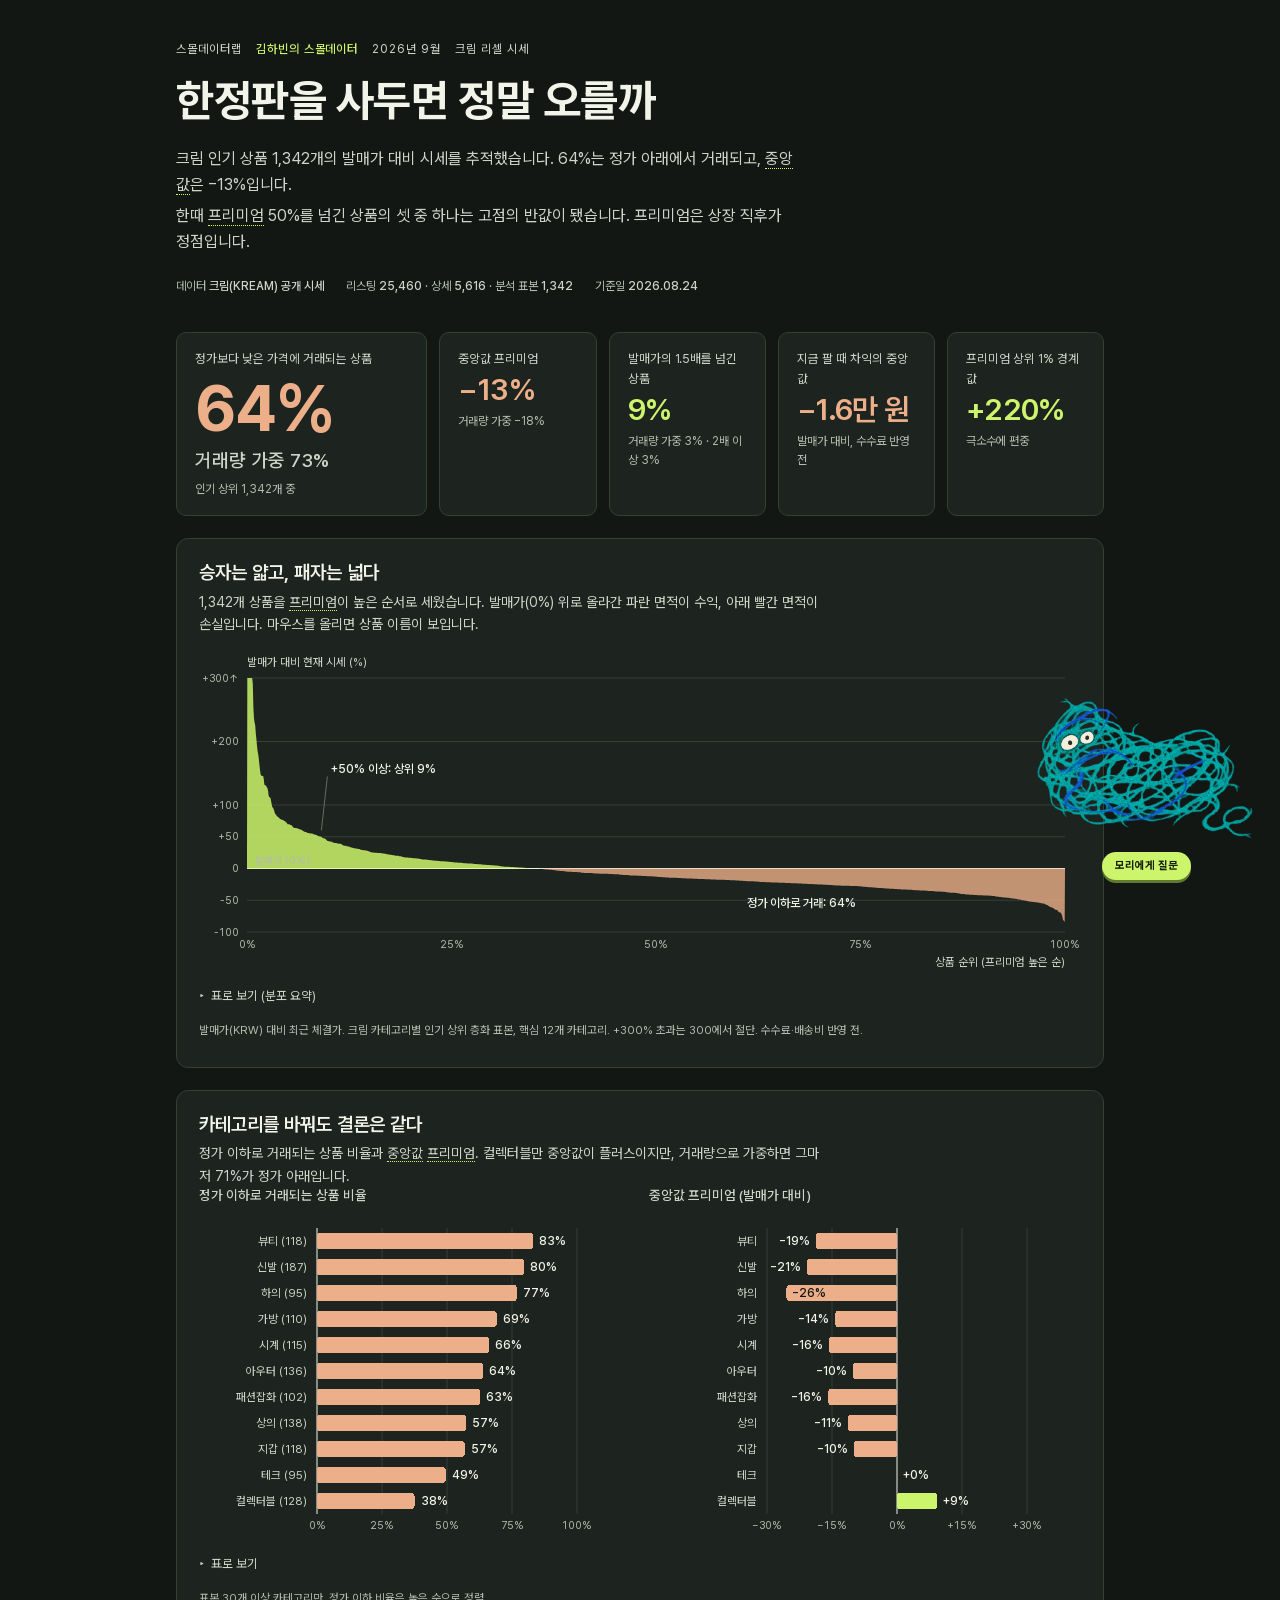
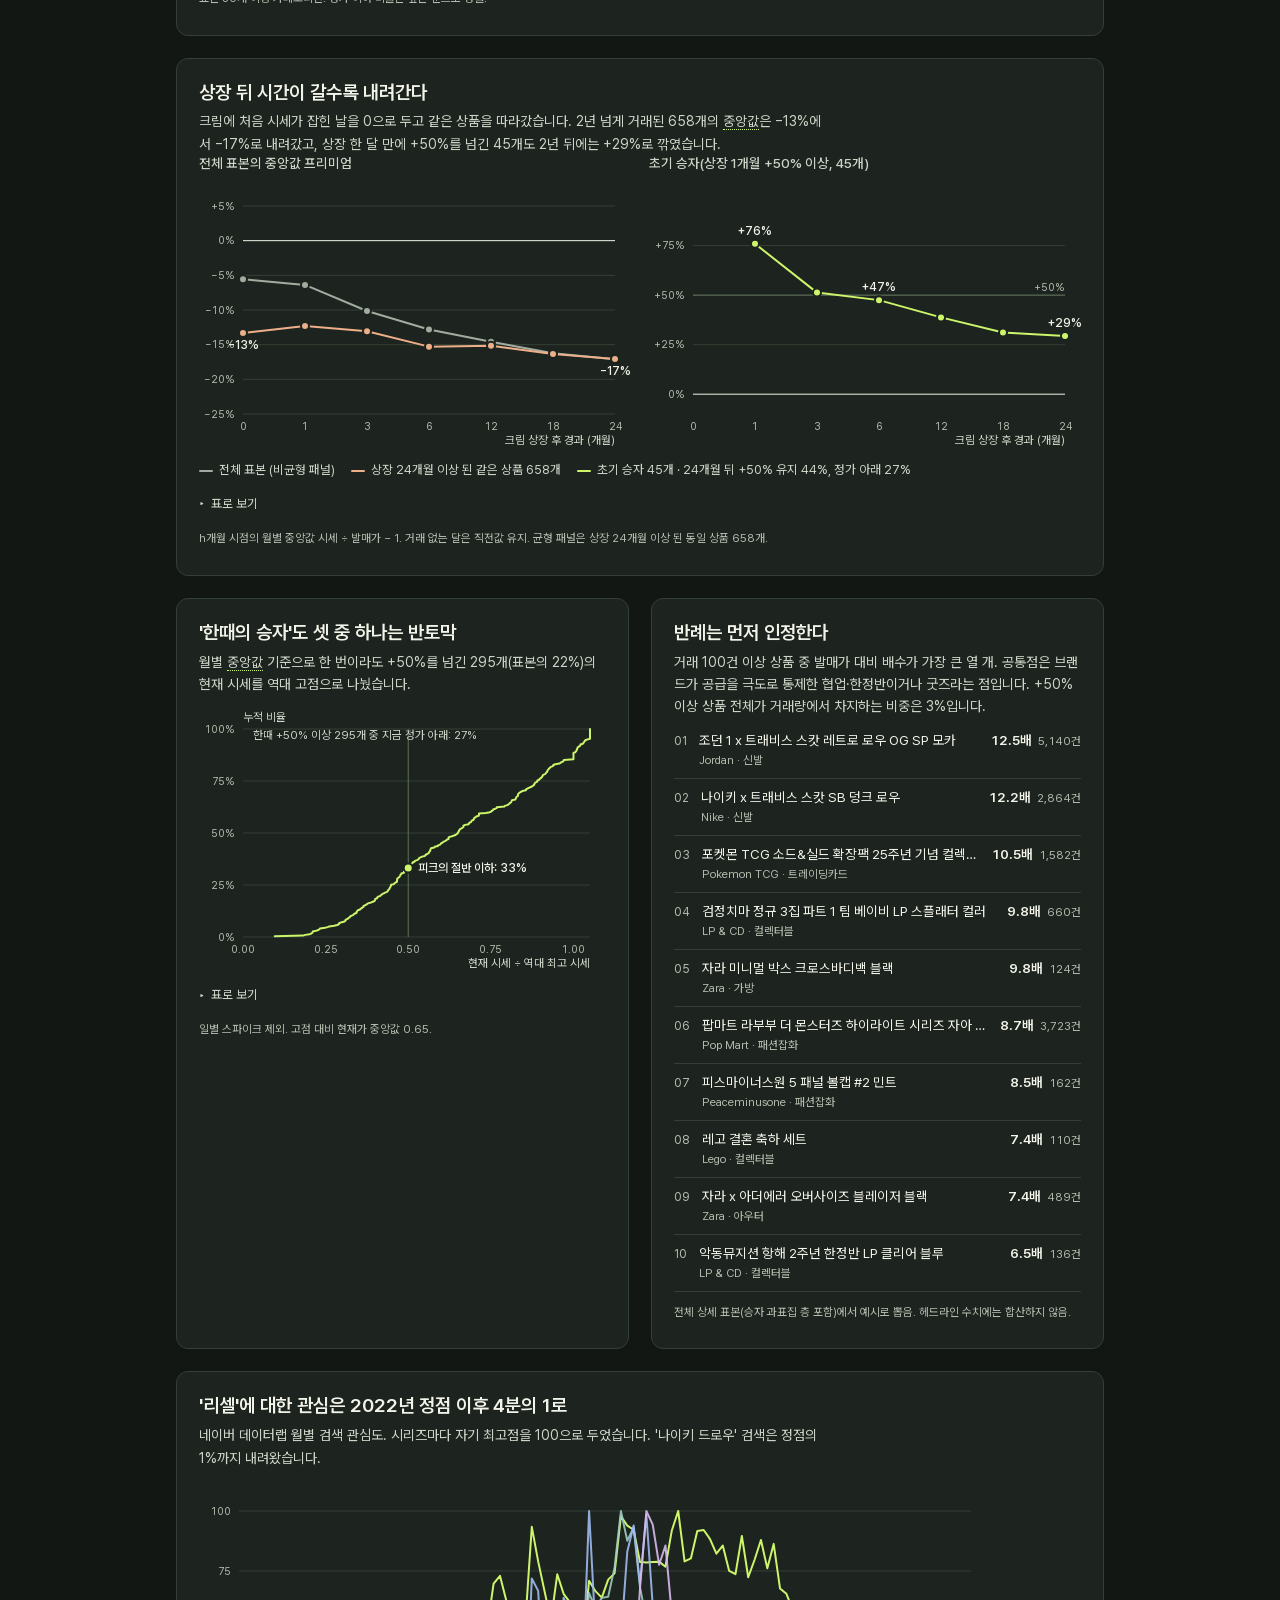
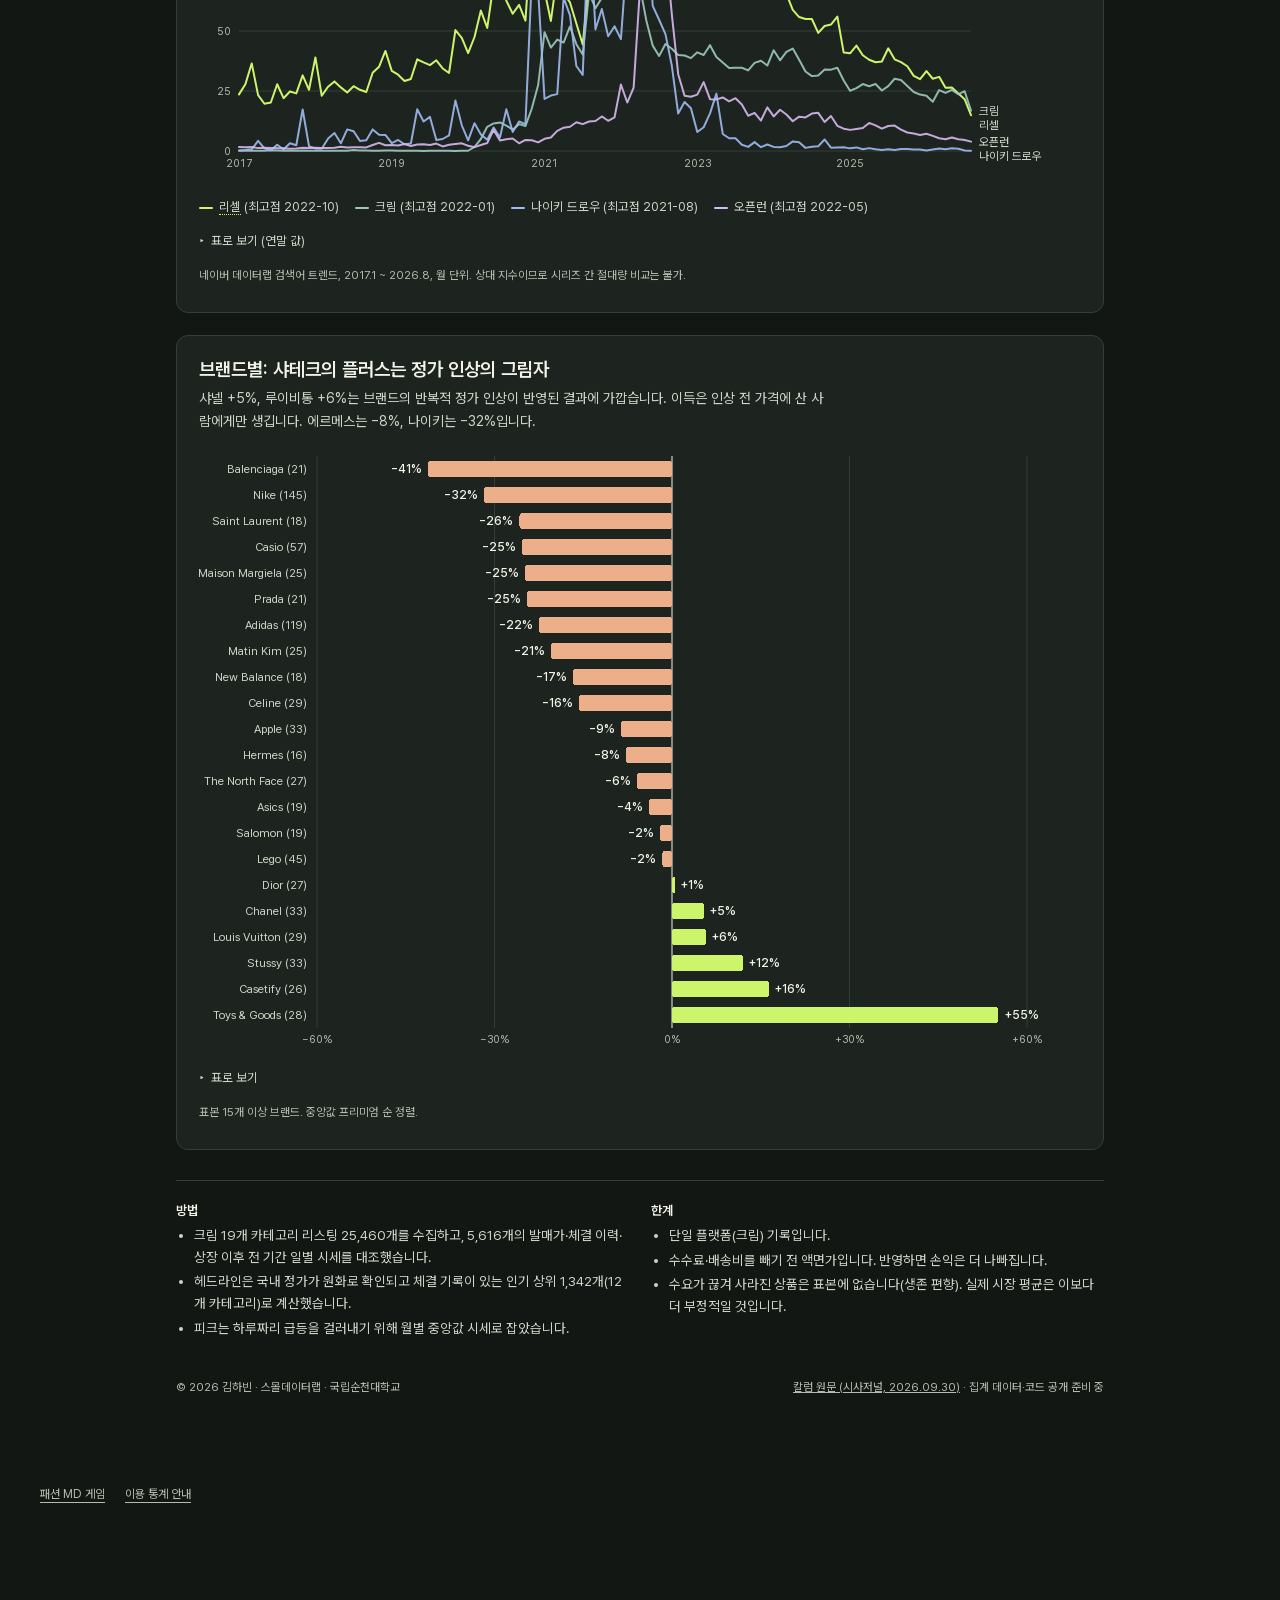
<file: smalldata/resell.html>
<!doctype html>
<html lang="ko" data-key="emerald">
<head>
<meta charset="utf-8">
<meta name="viewport" content="width=device-width, initial-scale=1, viewport-fit=cover">
<title>한정판을 사두면 정말 오를까</title>
<meta name="description" content="크림 인기 상품 1,342개의 발매가 대비 시세를 추적한 「김하빈의 스몰데이터」 9월 칼럼의 데이터 대시보드">


<link rel="stylesheet" href="../assets/key.css">
<style>html{color-scheme:light}img{max-width:100%}[hidden]{display:none!important}body{margin:0;font:14px system-ui,sans-serif}</style>
<link rel="icon" type="image/png" href="../favicon.png?v=20261120-teal2">
<link rel="stylesheet" href="../legacy-fonts.css">
<script src="../analytics.js" defer></script>
<meta name="theme-color" content="#131714">
<meta name="color-scheme" content="dark">
</head>
<body>
<style>
/* 레이아웃: 한 칸 짜리 데이터 에세이. 좌측 정렬 제목 → 수치 띠 → 도표 카드가 세로로 쌓이고, 각 카드는 제목(결론)·도표·표 보기·출처 순. */
:root{
  --bg:#f6f7f8; --surface:#fcfcfb; --ink:#0b0b0b; --ink-2:#52514e; --muted:#898781;
  --grid:#e1e0d9; --axis:#c3c2b7; --ring:rgba(11,11,11,.10); --wash:rgba(42,120,214,.08);
  --pos:#2a78d6; --neg:#e34948; --s1:#2a78d6; --s2:#eb6834; --s3:#1baf7a; --s4:#eda100; --gray:#b9b8b2;
  --f-body:"IBM Plex Sans KR",system-ui,-apple-system,"Segoe UI","Malgun Gothic",sans-serif;
  --f-mono:"IBM Plex Mono",ui-monospace,Consolas,monospace;
  color-scheme:light;
}
@media (prefers-color-scheme:dark){:root:not([data-theme="light"]){
  --bg:#0d0d0d; --surface:#1a1a19; --ink:#f0efec; --ink-2:#c3c2b7; --muted:#898781;
  --grid:#2c2c2a; --axis:#383835; --ring:rgba(255,255,255,.10); --wash:rgba(57,135,229,.12);
  --pos:#3987e5; --neg:#e66767; --s1:#3987e5; --s2:#d95926; --s3:#199e70; --s4:#c98500; --gray:#6b6a66; color-scheme:dark}}
:root[data-theme="dark"]{
  --bg:#0d0d0d; --surface:#1a1a19; --ink:#f0efec; --ink-2:#c3c2b7; --muted:#898781;
  --grid:#2c2c2a; --axis:#383835; --ring:rgba(255,255,255,.10); --wash:rgba(57,135,229,.12);
  --pos:#3987e5; --neg:#e66767; --s1:#3987e5; --s2:#d95926; --s3:#199e70; --s4:#c98500; --gray:#6b6a66; color-scheme:dark}

*{box-sizing:border-box}
body{margin:0;background:var(--bg);color:var(--ink);font-family:var(--f-body);font-size:15px;line-height:1.6;-webkit-font-smoothing:antialiased}
.wrap{max-width:960px;margin:0 auto;padding-block:40px 64px;padding-left:max(16px,env(safe-area-inset-left,0px));padding-right:max(16px,env(safe-area-inset-right,0px))}
a{color:inherit}
h1,h2,h3{margin:0;text-wrap:balance;line-height:1.25}
.eyebrow{font-family:var(--f-mono);font-size:12px;letter-spacing:.08em;text-transform:uppercase;color:var(--ink-2);display:flex;gap:14px;flex-wrap:wrap}
.eyebrow b{color:var(--pos);font-weight:500}
h1{font-size:clamp(28px,4.6vw,44px);font-weight:700;margin-top:14px;letter-spacing:-.01em}
.dek{margin:18px 0 0;max-width:62ch;color:var(--ink-2);font-size:16px}
.dek p{margin:0 0 6px}
.meta{margin-top:22px;display:flex;gap:10px 22px;flex-wrap:wrap;font-family:var(--f-mono);font-size:12px;color:var(--muted)}
.meta span b{color:var(--ink-2);font-weight:500}

.kpis{display:grid;grid-template-columns:1.6fr repeat(4,1fr);gap:12px;margin-top:36px}
@media (max-width:760px){.kpis{grid-template-columns:1fr 1fr}.kpis .hero{grid-column:1/-1}}
.tile{background:var(--surface);border:1px solid var(--ring);border-radius:10px;padding:16px 18px;min-width:0}
.tile .lab{font-size:12.5px;color:var(--ink-2)}
.tile .val{font-size:30px;font-weight:600;letter-spacing:-.02em;margin-top:4px;line-height:1.1}
.tile .sub{font-size:12px;color:var(--muted);margin-top:6px}
.tile.hero .val{font-size:clamp(48px,7vw,64px);font-weight:700}
.tile.hero .val small{display:block;font-size:.3em;font-weight:500;color:var(--ink-2);margin-top:6px;letter-spacing:0;line-height:1.3}
.neg{color:var(--neg)} .pos{color:var(--pos)}

section.card{background:var(--surface);border:1px solid var(--ring);border-radius:12px;padding:22px 22px 16px;margin-top:22px;min-width:0}
.card h2{font-size:19px;font-weight:600}
.card .lede{margin:6px 0 0;color:var(--ink-2);font-size:14px;max-width:70ch}
.chart{position:relative;margin-top:16px}
.chart svg{display:block;width:100%;height:auto;overflow:visible}
.row2{display:grid;grid-template-columns:1fr 1fr;gap:18px}
@media (max-width:700px){.row2{grid-template-columns:1fr}}
.panel h3{font-size:13.5px;font-weight:500;color:var(--ink-2);margin-bottom:4px}
.legend{display:flex;gap:16px;flex-wrap:wrap;margin-top:12px;font-size:12.5px;color:var(--ink-2)}
.legend i{display:inline-block;width:14px;height:0;border-top:2px solid;vertical-align:middle;margin-right:6px;border-radius:2px}
.legend i.rect{height:10px;border:0;border-radius:2px}
.source{font-family:var(--f-mono);font-size:11.5px;color:var(--muted);margin-top:12px;line-height:1.5}
details.tbl{margin-top:10px;font-size:13px}
details.tbl summary{cursor:pointer;color:var(--ink-2);font-size:12.5px;list-style:none;display:inline-flex;gap:6px;align-items:center;padding:4px 0}
details.tbl summary::-webkit-details-marker{display:none}
details.tbl summary::before{content:"▸";font-size:11px}
details.tbl[open] summary::before{content:"▾"}
.tscroll{overflow-x:auto;margin-top:6px}
table{border-collapse:collapse;width:100%;font-size:12.5px;font-variant-numeric:tabular-nums}
th,td{padding:5px 10px;border-bottom:1px solid var(--grid);text-align:right;white-space:nowrap}
th:first-child,td:first-child{text-align:left}
th{color:var(--ink-2);font-weight:500;font-size:12px}

svg text{font-family:var(--f-body);font-size:11.5px;fill:var(--ink-2)}
svg .tick{font-family:var(--f-mono);font-size:10.5px;fill:var(--muted);font-variant-numeric:tabular-nums}
svg .grid{stroke:var(--grid);stroke-width:1}
svg .axis{stroke:var(--axis);stroke-width:1}
svg .base{stroke:var(--ink);stroke-width:1}
svg .lbl{fill:var(--ink);font-weight:500;font-size:12px}
svg .lbl.in{fill:#fff}
svg .note{fill:var(--ink-2);font-size:11.5px}
svg .pos{fill:var(--pos)} svg .negf{fill:var(--neg)} svg .wash{fill:var(--wash)}
svg .l-pos{stroke:var(--pos)} svg .l-neg{stroke:var(--neg)} svg .l-gray{stroke:var(--gray)}
svg .l-s1{stroke:var(--s1)} svg .l-s2{stroke:var(--s2)} svg .l-s3{stroke:var(--s3)} svg .l-s4{stroke:var(--s4)}
svg .line{fill:none;stroke-width:2;stroke-linejoin:round;stroke-linecap:round}
svg .dot{stroke:var(--surface);stroke-width:2}
svg .hit{fill:transparent;cursor:crosshair}
svg .xh{stroke:var(--ink-2);stroke-width:1;pointer-events:none}
svg .bar{shape-rendering:crispEdges}
svg .bar.hover,svg .seg.hover{filter:brightness(1.12)}

.tip{position:fixed;z-index:20;pointer-events:none;background:var(--ink);color:var(--bg);padding:8px 10px;border-radius:6px;font-size:12px;line-height:1.45;max-width:260px;box-shadow:0 4px 18px rgba(0,0,0,.18);opacity:0;transition:opacity .08s}
.tip.on{opacity:1}
.tip b{font-size:14px;font-weight:600}
.tip .k{display:inline-block;width:10px;border-top:2px solid;vertical-align:middle;margin-right:6px}
.tip .dim{opacity:.7}

.two{display:grid;grid-template-columns:1fr 1fr;gap:22px;margin-top:22px}
@media (max-width:760px){.two{grid-template-columns:1fr}}
ol.win{margin:12px 0 0;padding:0;list-style:none;display:grid;gap:8px}
ol.win li{display:grid;grid-template-columns:auto 1fr auto;gap:12px;align-items:baseline;border-bottom:1px solid var(--grid);padding-bottom:8px;font-size:13.5px}
ol.win .rk{font-family:var(--f-mono);color:var(--muted);font-size:12px}
ol.win .nm{min-width:0;overflow:hidden;text-overflow:ellipsis;white-space:nowrap}
ol.win .nm small{display:block;color:var(--muted);font-size:11.5px}
ol.win .mt{font-weight:600;font-variant-numeric:tabular-nums}
ol.win .mt small{color:var(--muted);font-weight:400;font-size:11.5px;margin-left:6px}

.method{margin-top:30px;padding-top:22px;border-top:1px solid var(--grid);display:grid;grid-template-columns:1fr 1fr;gap:22px;font-size:13.5px;color:var(--ink-2)}
@media (max-width:760px){.method{grid-template-columns:1fr}}
.method h3{font-size:13px;color:var(--ink);font-weight:600;margin-bottom:6px}
.method ul{margin:0;padding-left:18px}
.method li{margin:3px 0}
footer{margin-top:36px;font-family:var(--f-mono);font-size:11.5px;color:var(--muted);display:flex;gap:16px;flex-wrap:wrap;justify-content:space-between}
@media (prefers-reduced-motion:reduce){*{transition:none!important}}
:focus-visible{outline:2px solid var(--pos);outline-offset:2px}
/* 모션: 타일·도표·카드 등장(살짝 떠오름), 카드 호버 들림·클릭 눌림. 움직임 줄이기 설정이면 전부 끔 */
@media (prefers-reduced-motion:no-preference){
  .tile,.chart,.card{animation:rise .55s cubic-bezier(.2,.7,.2,1) both}
  .tile:nth-child(2),.card:nth-child(2){animation-delay:.07s}
  .tile:nth-child(3),.card:nth-child(3){animation-delay:.14s}
  .tile:nth-child(4),.card:nth-child(4){animation-delay:.21s}
  .tile:nth-child(5),.card:nth-child(5){animation-delay:.28s}
  .card{transition:transform .18s ease,box-shadow .18s ease}
  .card:hover{transform:translateY(-3px);box-shadow:0 8px 22px var(--ring)}
  .card:active{transform:translateY(-1px) scale(.995)}
}
@keyframes rise{from{opacity:0;transform:translateY(10px)}to{opacity:1;transform:none}}
</style>

<div class="wrap">
<header>
  <div class="eyebrow"><a href="../" style="text-decoration:none">스몰데이터랩</a><a href="./index.html" style="text-decoration:none"><b>김하빈의 스몰데이터</b></a><span>2026년 9월</span><span>크림 리셀 시세</span></div>
  <h1>한정판을 사두면 정말 오를까</h1>
  <div class="dek">
    <p>크림 인기 상품 1,342개의 발매가 대비 시세를 추적했습니다. 64%는 정가 아래에서 거래되고, 중앙값은 −13%입니다.</p>
    <p>한때 프리미엄 50%를 넘긴 상품의 셋 중 하나는 고점의 반값이 됐습니다. 프리미엄은 상장 직후가 정점입니다.</p>
  </div>
  <div class="meta">
    <span>데이터 <b>크림(KREAM) 공개 시세</b></span>
    <span>리스팅 <b>25,460</b> · 상세 <b>5,616</b> · 분석 표본 <b id="m-n">1,342</b></span>
    <span>기준일 <b id="m-asof"></b></span>
  </div>
</header>

<div class="kpis" id="kpis"></div>

<section class="card">
  <h2>승자는 얇고, 패자는 넓다</h2>
  <p class="lede">1,342개 상품을 프리미엄이 높은 순서로 세웠습니다. 발매가(0%) 위로 올라간 파란 면적이 수익, 아래 빨간 면적이 손실입니다. 마우스를 올리면 상품 이름이 보입니다.</p>
  <div class="chart" id="c-f1"></div>
  <details class="tbl"><summary>표로 보기 (분포 요약)</summary><div class="tscroll" id="t-f1"></div></details>
  <p class="source">발매가(KRW) 대비 최근 체결가. 크림 카테고리별 인기 상위 층화 표본, 핵심 12개 카테고리. +300% 초과는 300에서 절단. 수수료·배송비 반영 전.</p>
</section>

<section class="card">
  <h2>카테고리를 바꿔도 결론은 같다</h2>
  <p class="lede">정가 이하로 거래되는 상품 비율과 중앙값 프리미엄. 컬렉터블만 중앙값이 플러스이지만, 거래량으로 가중하면 그마저 71%가 정가 아래입니다.</p>
  <div class="row2">
    <div class="panel"><h3>정가 이하로 거래되는 상품 비율</h3><div class="chart" id="c-f2a"></div></div>
    <div class="panel"><h3>중앙값 프리미엄 (발매가 대비)</h3><div class="chart" id="c-f2b"></div></div>
  </div>
  <details class="tbl"><summary>표로 보기</summary><div class="tscroll" id="t-f2"></div></details>
  <p class="source">표본 30개 이상 카테고리만. 정가 이하 비율은 높은 순으로 정렬.</p>
</section>

<section class="card">
  <h2>상장 뒤 시간이 갈수록 내려간다</h2>
  <p class="lede">크림에 처음 시세가 잡힌 날을 0으로 두고 같은 상품을 따라갔습니다. 2년 넘게 거래된 658개의 중앙값은 −13%에서 −17%로 내려갔고, 상장 한 달 만에 +50%를 넘긴 45개도 2년 뒤에는 +29%로 깎였습니다.</p>
  <div class="row2">
    <div class="panel"><h3>전체 표본의 중앙값 프리미엄</h3><div class="chart" id="c-f6a"></div></div>
    <div class="panel"><h3>초기 승자(상장 1개월 +50% 이상, 45개)</h3><div class="chart" id="c-f6b"></div></div>
  </div>
  <div class="legend" id="lg-f6"></div>
  <details class="tbl"><summary>표로 보기</summary><div class="tscroll" id="t-f6"></div></details>
  <p class="source">h개월 시점의 월별 중앙값 시세 ÷ 발매가 − 1. 거래 없는 달은 직전값 유지. 균형 패널은 상장 24개월 이상 된 동일 상품 658개.</p>
</section>

<div class="two">
<section class="card" style="margin-top:0">
  <h2>'한때의 승자'도 셋 중 하나는 반토막</h2>
  <p class="lede">월별 중앙값 기준으로 한 번이라도 +50%를 넘긴 295개(표본의 22%)의 현재 시세를 역대 고점으로 나눴습니다.</p>
  <div class="chart" id="c-f3"></div>
  <details class="tbl"><summary>표로 보기</summary><div class="tscroll" id="t-f3"></div></details>
  <p class="source">일별 스파이크 제외. 고점 대비 현재가 중앙값 0.65.</p>
</section>
<section class="card" style="margin-top:0">
  <h2>반례는 먼저 인정한다</h2>
  <p class="lede">거래 100건 이상 상품 중 발매가 대비 배수가 가장 큰 열 개. 공통점은 브랜드가 공급을 극도로 통제한 협업·한정반이거나 굿즈라는 점입니다. +50% 이상 상품 전체가 거래량에서 차지하는 비중은 3%입니다.</p>
  <ol class="win" id="winners"></ol>
  <p class="source">전체 상세 표본(승자 과표집 층 포함)에서 예시로 뽑음. 헤드라인 수치에는 합산하지 않음.</p>
</section>
</div>

<section class="card">
  <h2>'리셀'에 대한 관심은 2022년 정점 이후 4분의 1로</h2>
  <p class="lede">네이버 데이터랩 월별 검색 관심도. 시리즈마다 자기 최고점을 100으로 두었습니다. '나이키 드로우' 검색은 정점의 1%까지 내려왔습니다.</p>
  <div class="chart" id="c-f4"></div>
  <div class="legend" id="lg-f4"></div>
  <details class="tbl"><summary>표로 보기 (연말 값)</summary><div class="tscroll" id="t-f4"></div></details>
  <p class="source">네이버 데이터랩 검색어 트렌드, 2017.1 ~ 2026.8, 월 단위. 상대 지수이므로 시리즈 간 절대량 비교는 불가.</p>
</section>

<section class="card">
  <h2>브랜드별: 샤테크의 플러스는 정가 인상의 그림자</h2>
  <p class="lede">샤넬 +5%, 루이비통 +6%는 브랜드의 반복적 정가 인상이 반영된 결과에 가깝습니다. 이득은 인상 전 가격에 산 사람에게만 생깁니다. 에르메스는 −8%, 나이키는 −32%입니다.</p>
  <div class="chart" id="c-br"></div>
  <details class="tbl"><summary>표로 보기</summary><div class="tscroll" id="t-br"></div></details>
  <p class="source">표본 15개 이상 브랜드. 중앙값 프리미엄 순 정렬.</p>
</section>

<div class="method">
  <div><h3>방법</h3><ul>
    <li>크림 19개 카테고리 리스팅 25,460개를 수집하고, 5,616개의 발매가·체결 이력·상장 이후 전 기간 일별 시세를 대조했습니다.</li>
    <li>헤드라인은 국내 정가가 원화로 확인되고 체결 기록이 있는 인기 상위 1,342개(12개 카테고리)로 계산했습니다.</li>
    <li>피크는 하루짜리 급등을 걸러내기 위해 월별 중앙값 시세로 잡았습니다.</li>
  </ul></div>
  <div><h3>한계</h3><ul>
    <li>단일 플랫폼(크림) 기록입니다.</li>
    <li>수수료·배송비를 빼기 전 액면가입니다. 반영하면 손익은 더 나빠집니다.</li>
    <li>수요가 끊겨 사라진 상품은 표본에 없습니다(생존 편향). 실제 시장 평균은 이보다 더 부정적일 것입니다.</li>
  </ul></div>
</div>

<footer>
  <span>© 2026 김하빈 · 스몰데이터랩 · 국립순천대학교</span>
  <span><a href="https://www.sisajournal.com/news/articleView.html?idxno=388722">칼럼 원문 (시사저널, 2026.09.30)</a> · 집계 데이터·코드 공개 준비 중</span>
</footer>
</div>
<div class="tip" id="tip" role="status" aria-live="polite"></div>

<script>
const D = {"headline":{"n":1342,"median":-0.12793235133660663,"median_w":-0.17849454405704884,"below":0.6438152011922503,"below_w":0.7343232132614537,"ge50":0.09090909090909091,"ge50_w":0.029679600507667176,"ge100":0.030551415797317436,"p99":2.1986746987951697,"median_loss_krw":-16000.0,"asof":"2026.08.24","listing_total":25460,"detail_total":5616},"f1":[{"n":"잔나비 전설 옐로우 2020","b":"LP & CD","p":1209.1},{"n":"검정치마 정규 3집 파트 1 팀 베이비 LP 스플래터 컬러","b":"LP & CD","p":881.8},{"n":"피스마이너스원 5 패널 볼캡 #2 민트","b":"Peaceminusone","p":746.6},{"n":"레고 제국의 함선","b":"Lego","p":722.2},{"n":"몬치치 베비치치 웨딩 인형 세트 (2개 세트)","b":"Monchhichi","p":431.9},{"n":"웨이브 투 어스 정규 1집 0.1 플로우스 앤 올 LP 마블 (2LP)","b":"LP & CD","p":410.1},{"n":"체인소 맨 스페셜 에디션 챕터 레제 리미티드 단행본","b":"Toys & Goods","p":344.4},{"n":"크롬하츠 홀스슈 플로랄 플리스 집업 후드 블랙","b":"Chrome Hearts","p":317.3},{"n":"포켓몬 메타몽의 타임 캡슐 변신 메타몽 플러시 라프라스 & 피카츄","b":"Pokemon","p":307.9},{"n":"아크테릭스 맨티스 26 백팩 블랙","b":"Arc'teryx","p":290.9},{"n":"한로로 EP 1집 앨범 이상비행 LP 블루 마블","b":"LP & CD","p":252.7},{"n":"빵빵이 귀여운 끼꼬 피규어 세트","b":"Toys & Goods","p":235.9},{"n":"웨이브 투 어스 2집 EP 써머 플로우 0.02 사랑으로 0.3 서울 단독 콘서트 에디션 LP 블루","b":"LP & CD","p":229.9},{"n":"케이스티파이 x 체인소 맨 포치타 컬렉티블 에어팟 프로 1세대/2세대 케이스","b":"Casetify","p":225.3},{"n":"케이스티파이 x 마뗑킴 아이폰 레터 맥세이프 미러 케이스 실버","b":"Casetify","p":212.0},{"n":"외모지상주의 종건 시로오니 지포라이터","b":"Toys & Goods","p":203.2},{"n":"디올 어딕트 립스틱 케이스 리미티드 에디션 핑크 보우","b":"Dior","p":192.0},{"n":"스와치 x 오데마 피게 바이오세라믹 로얄 팝 오렌지 하치","b":"Swatch","p":184.2},{"n":"포터 프리스타일 멀티 코인 케이스 블랙","b":"Porter","p":179.6},{"n":"빅뱅 공식 응원봉 버전 4 블랙 2025","b":"Toys & Goods","p":171.4},{"n":"롤렉스 오이스터 퍼페추얼 36mm 126000 터콰이즈 블루 오이스터","b":"Rolex","p":162.4},{"n":"타이맥스 x 노아 썬 앤 문 워치 블랙 골드","b":"Timex","p":153.9},{"n":"카시오 MTP-B145D-2A1V","b":"Casio","p":147.6},{"n":"아크테릭스 헬리아드 15 백팩 핑크 글로우","b":"Arc'teryx","p":146.2},{"n":"레고 올드 트래퍼드 맨체스터 유나이티드","b":"Lego","p":145.9},{"n":"치이카와 히퍼 랜덤박스 (1개입)","b":"Chiikawa","p":145.8},{"n":"아디다스 오리지널스 카프리 쇼츠 크루 블루 크림 화이트 - KR 사이즈","b":"Adidas","p":145.6},{"n":"케이스티파이 x 마뗑킴 아이폰 블랙 로고 임팩트 케이스 매트 블랙","b":"Casetify","p":141.0},{"n":"빅뱅 2026-2027 월드 투어 XX : 코스모스 오피셜 라이트 스틱 키링 20주년 기념 에디션","b":"Toys & Goods","p":132.0},{"n":"레고 아이디어 바다뱀","b":"Lego","p":131.4},{"n":"스와치 x 오데마 피게 바이오세라믹 로얄 팝 오초 네그로","b":"Swatch","p":130.9},{"n":"(W) 아디다스 오리지널스 파이어버드 루즈 트랙 팬츠 블랙 - KR 사이즈","b":"Adidas","p":130.3},{"n":"검정치마 정규 3집 파트 3 틴 트러블스 에메랄드 그린 반투명 (2LP)","b":"LP & CD","p":127.4},{"n":"웨이브 투 어스 2집 EP 써머 플로우 0.02 LP 블루","b":"LP & CD","p":126.8},{"n":"산산기어 사이드 스냅 팬츠 블랙 - 25SS","b":"Sansan Gear","p":123.0},{"n":"스와치 x 오데마 피게 바이오세라믹 로얄 팝 란 바","b":"Swatch","p":114.9},{"n":"케이스티파이 x 마뗑킴 아이폰 디스트로이드 데님 맥세이프 미러 케이스 실버","b":"Casetify","p":112.4},{"n":"아이앱 스튜디오 후드 라이트 그레이","b":"IAB Studio","p":112.4},{"n":"뉴발란스 x JJJ자운드 740 페이퍼 화이트 스톤웨어","b":"New Balance","p":111.1},{"n":"스투시 스탁 서울 후드 집업 블랙 2023","b":"Stussy","p":106.3},{"n":"외모지상주의 김갑룡 라이터","b":"Toys & Goods","p":101.0},{"n":"데우스 엑스 마키나 도쿄 컬리지 어드레스 집 후드 블랙","b":"Deus Ex Machina","p":96.6},{"n":"슈프림 미니 더플백 블랙 - 26SS","b":"Supreme","p":96.1},{"n":"샤넬 보이 드 샤넬 립 밤","b":"Chanel","p":94.1},{"n":"대성 공식 응원봉","b":"Toys & Goods","p":91.5},{"n":"슈프림 스틱 티셔츠 블랙 - 25FW","b":"Supreme","p":87.8},{"n":"아이앱 스튜디오 26 아이앱 티셔츠 차콜 화이트","b":"IAB Studio","p":85.5},{"n":"레고 마블 스파이더맨 대 샌드맨: 마지막 전투","b":"Lego","p":85.3},{"n":"레고 DC 코믹스 배트맨 1989 배트모빌","b":"Lego","p":83.2},{"n":"아이앱 스튜디오 후드 집업 블랙 - 26SS","b":"IAB Studio","p":82.2},{"n":"미스치프 롬버스 카라비너 파우치 블랙","b":"Mischief","p":81.2},{"n":"삼성 갤럭시 Z 트라이폴드 512GB 크래프티드 블랙 (국내 정식 발매 제품)","b":"Samsung","p":81.0},{"n":"루이비통 x 나이키 에어포스 1 로우 바이 버질 아블로 화이트","b":"Louis Vuitton","p":79.5},{"n":"에르메스 이즈미르 샌들 카프스킨 & 블랑","b":"Hermes","p":78.8},{"n":"아식스 조그 100 T 블랙 - 4E 엑스트라 와이드","b":"Asics","p":78.0},{"n":"뱅 앤 올룹슨 x 지드래곤 베오플레이 H100 블랙 (국내 정식 발매 제품)","b":"Bang & Olufsen","p":77.5},{"n":"유니클로 멀티 포켓 숄더백 블랙","b":"Uniqlo","p":77.3},{"n":"빅뱅 2026-2027 월드 투어 XX : 코스모스 오피셜 라이트 스틱 20주년 기념 에디션","b":"Toys & Goods","p":76.9},{"n":"샤넬 듀오 드 밤 08 퓨어 글로우","b":"Chanel","p":76.5},{"n":"아이앱 스튜디오 티셔츠 블랙 화이트","b":"IAB Studio","p":76.0},{"n":"샤넬 루쥬 코코 글로스 442 악세수아르","b":"Chanel","p":75.5},{"n":"빅뱅 2026-2027 월드 투어 XX : 코스모스 네클리스","b":"Toys & Goods","p":75.0},{"n":"아디다스 맨체스터 유나이티드 오리지널스 트랙탑 블랙 레드 - KR 사이즈","b":"Adidas","p":74.4},{"n":"산산기어 사이드 스냅 팬츠 블랙 - 25FW","b":"Sansan Gear","p":73.0},{"n":"레고 마블 스파이더맨 최종 결전","b":"Lego","p":72.9},{"n":"나이키 x 스투시 NRG 플리스 팬츠 다크 그레이 헤더 (DO9340-063)","b":"Nike","p":71.7},{"n":"조던 x CBF 브라질 스트라이크 조던 드라이 핏 축구 니트 드릴 탑 블랙 옐로우 펄스 인프라레드 23","b":"Jordan","p":69.7},{"n":"노복싱노라이프 OG 로고 복싱 백팩 20L 블랙","b":"No Boxing No Life","p":69.6},{"n":"소니엔젤 x 몬치치 히퍼 랜덤박스 (1개입)","b":"Sonny Angel","p":69.5},{"n":"소니엔젤 히퍼 랜덤박스 (1개입)","b":"Sonny Angel","p":69.5},{"n":"빅뱅 2026-2027 월드 투어 XX : 코스모스 빅뱅 라이트 스틱 쿠션","b":"Toys & Goods","p":69.0},{"n":"케이스티파이 x 무라카미 타카시 아이폰 스마일 레인보우 폰 맥세이프 글레이즈드 케이스","b":"Casetify","p":68.5},{"n":"아비에무아 아플리케 빈티지 캡 그레이","b":"Aviemuah","p":68.1},{"n":"포켓몬 TCG 메가 잉어킹 스페셜 세트","b":"Pokemon TCG","p":68.0},{"n":"떠그 클럽 락 레더 지갑 블랙","b":"Thug Club","p":66.2},{"n":"아디다스 리버풀 FC 26/27 티로 트레이닝 탑 블랙 - KR 사이즈 (논 마킹 버전)","b":"Adidas","p":65.2},{"n":"슈프림 x 팜프 스위스 골드바 1g 레드 - 26SS","b":"Supreme","p":64.1},{"n":"아더에러 시그니피컨트 패스포트 월렛 화이트","b":"Ader Error","p":64.1},{"n":"살로몬 엑스 퓨즈 후드 다운 자켓 블랙","b":"Salomon","p":63.8},{"n":"빅뱅 2026-2027 월드 투어 XX : 코스모스 라이트 스틱 클리커 키링","b":"Toys & Goods","p":63.6},{"n":"검정치마 정규 1집 201 LP 레드 글리터","b":"LP & CD","p":63.6},{"n":"아디다스 오리지널스 카프리 쇼츠 화이트 블랙 - KR 사이즈","b":"Adidas","p":63.3},{"n":"BTS 공식 응원봉 Ver. 4","b":"Toys & Goods","p":63.3},{"n":"빅뱅 2026-2027 월드 투어 XX : 코스모스 아플리케 볼캡 블랙","b":"Toys & Goods","p":63.0},{"n":"빅뱅 2026-2027 월드 투어 XX : 코스모스 반다나 화이트","b":"Toys & Goods","p":62.5},{"n":"디스이즈네버댓 x 프라그먼트 디자인 티셔츠 오프 블랙","b":"thisisneverthat","p":62.0},{"n":"스투시 베이직 스투시 써멀 투톤 롱슬리브 티셔츠 오프 화이트","b":"Stussy","p":62.0},{"n":"아디다스 아디컬러 클래식 베켄바우어 트랙 탑 나이트 인디고 - KR 사이즈","b":"Adidas","p":61.9},{"n":"카시오 지샥 x 포켓몬 GA-110PKM-7A","b":"Casio","p":61.1},{"n":"지드래곤 x 팸 팝업 G:A 보이즈 저니 피규어 미개봉 랜덤박스 (1개입)","b":"G-DRAGON","p":60.7},{"n":"나이키 코비 5 프로트로 하이퍼 로얄","b":"Nike","p":60.3},{"n":"반다이 헬로키티 SD 건담 EX 스탠다드","b":"Bandai","p":59.4},{"n":"이지 HD-10 그레이 - 한국 한정","b":"Yeezy","p":59.0},{"n":"레고 바라쿠다 해적들","b":"Lego","p":58.1},{"n":"스와치 x 오메가 x 스누피 바이오세라믹 문스와치 미션 투 더 어스페이즈 42mm 문샤인 골드 콜드 문","b":"Swatch","p":57.9},{"n":"아이앱 스튜디오 25 후드 라이트 그레이 네이비","b":"IAB Studio","p":57.6},{"n":"샤넬 보이 샤넬 플랩 카드 홀더 그레인드 카프스킨 & 루테늄 메탈 블랙","b":"Chanel","p":57.3},{"n":"살로몬 UNI 크로스 인슐레이션 자켓 라이트 그레이","b":"Salomon","p":57.2},{"n":"케이스티파이 x 메종 키츠네 아이폰 블랙 맥세이프 임팩트 케이스 매트 블랙","b":"Casetify","p":56.8},{"n":"아이앱 스튜디오 이스테블리시드 티셔츠 화이트 블랙","b":"IAB Studio","p":56.1},{"n":"(W) 아디다스 아디컬러 클래식 파이어버드 루즈 트랙 팬츠 나이트 인디고 크루 오렌지 - KR 사이즈","b":"Adidas","p":56.0},{"n":"케이스티파이 아이폰 맥세이프 리플 케이스 코발트 블루","b":"Casetify","p":55.8},{"n":"플레이스테이션 5 프로 (국내 정식 발매 제품)","b":"PlayStation","p":55.6},{"n":"스투시 월드투어 후드 집업 애쉬 헤더 2025","b":"Stussy","p":55.3},{"n":"케이스티파이 x 무라카미 타카시 아이폰 스페셜 에디션 플라워 폰 케이스 미개봉 랜덤박스 (1개입)","b":"Casetify","p":55.2},{"n":"포켓몬 몬콜레 30주년 어서와! 피카츄 인형","b":"Pokemon Monster Collection","p":55.2},{"n":"아디다스 아스널 FC OG 트랙 탑 베러 스칼렛 오프 화이트 - KR 사이즈 (논 마킹 버전)","b":"Adidas","p":55.0},{"n":"노스페이스 벤투스 온 자켓 라이트 카키","b":"The North Face","p":55.0},{"n":"팝마트 비키니 시티 버디즈 윔지컬 플러시 (1개입)","b":"Pop Mart","p":53.8},{"n":"나이키 ACG 트레일 캡 블랙","b":"Nike","p":53.8},{"n":"슈프림 백팩 블랙 - 26SS","b":"Supreme","p":53.6},{"n":"아이앱 스튜디오 후드 집업 멜란지 그레이 - 26SS","b":"IAB Studio","p":53.4},{"n":"C.P. 컴퍼니 한국 한정 D.D.쉘 후드 다운 자켓 루나 락 - 25FW","b":"C.P. Company","p":53.1},{"n":"펜디 x 프라그먼트 x 포켓몬 브라운 FF 패브릭 카드 홀더 옐로우 브라운","b":"Fendi","p":52.8},{"n":"슈프림 워시드 치노 트윌 캠프캡 블랙 - 25SS","b":"Supreme","p":52.4},{"n":"롤렉스 데이트저스트 36mm 126234 브라이트 블랙 쥬빌리","b":"Rolex","p":51.8},{"n":"아디다스 아디컬러 배기 핏 파이어버드 트랙 팬츠 나이트 인디고 - KR 사이즈","b":"Adidas","p":51.3},{"n":"삼성 라이온즈 x 썬러브 캐피탈 캡 블루","b":"Samsung Lions","p":50.8},{"n":"레고 마블 생텀 생토럼","b":"Lego","p":50.7},{"n":"레고 x 크록스 브릭 클로그 브라이트 레드","b":"Lego","p":50.5},{"n":"아디다스 스페인 어웨이 앤섬 자켓 오프 화이트 - KR 사이즈 (논 마킹 버전)","b":"Adidas","p":50.4},{"n":"팝마트 스폰지밥 크래비 패티 베스트셀러 시리즈 미개봉 랜덤박스 (1개입)","b":"Pop Mart","p":50.0},{"n":"애플 에어팟 맥스 라이트닝 실버 (국내 정식 발매 제품)","b":"Apple","p":49.4},{"n":"포터 딜 카드 케이스 블랙","b":"Porter","p":48.3},{"n":"빅뱅 2026-2027 월드 투어 XX : 코스모스 티셔츠 블랙","b":"Toys & Goods","p":48.1},{"n":"노스페이스 화이트 라벨 칼릭스 티 자켓 메탈 그레이 - 26SS","b":"The North Face","p":47.5},{"n":"몽벨 미니 지퍼 월렛 그린","b":"Montbell","p":47.4},{"n":"아디다스 아디컬러 배기 핏 파이어버드 트랙 팬츠 나이트 인디고 - US 사이즈","b":"Adidas","p":47.1},{"n":"롤렉스 익스플로러 36mm 124270 블랙 오이스터","b":"Rolex","p":46.7},{"n":"아디다스 아디컬러 클래식 베켄바우어 트랙탑 블랙 - KR 사이즈","b":"Adidas","p":45.7},{"n":"마뗑킴 레오파드 빈티지 카드 월렛 차콜","b":"Matin Kim","p":44.7},{"n":"아이앱 스튜디오 26 아이앱 티셔츠 화이트 네이비","b":"IAB Studio","p":43.6},{"n":"노스페이스 화이트 라벨 칼릭스 티 자켓 블랙 - 26SS","b":"The North Face","p":43.5},{"n":"조던 브라질 2026 앤썸 자켓 올드 로얄 옐로우 펄스 (IF3896-417) (논 마킹 버전)","b":"Jordan","p":43.4},{"n":"아이앱 스튜디오 아이앱 포켓 티셔츠 블랙","b":"IAB Studio","p":42.9},{"n":"루이비통 포켓 오거나이저 타이가라마 옵틱 화이트","b":"Louis Vuitton","p":42.7},{"n":"아더에러 시그니피컨트 TRS/BL 태그 티셔츠 01 오프 화이트","b":"Ader Error","p":42.7},{"n":"샤넬 듀오 드 밤 18 젠틀 글로우","b":"Chanel","p":42.4},{"n":"롤렉스 데이트저스트 36mm 126234 브라이트 블루 쥬빌리","b":"Rolex","p":42.3},{"n":"몽벨 미니 지퍼 월렛 옐로우","b":"Montbell","p":42.1},{"n":"아디다스 x 오아시스 투어 파이어버드 트랙 탑 블랙 - KR 사이즈","b":"Adidas","p":40.9},{"n":"애플 에어팟 맥스 라이트닝 스페이스 그레이 (국내 정식 발매 제품)","b":"Apple","p":40.8},{"n":"아더에러 시그니피컨트 TRS/BL 태그 티셔츠 01 블랙","b":"Ader Error","p":40.4},{"n":"빅뱅 2026-2027 월드 투어 XX : 코스모스 유니폼 블랙","b":"Toys & Goods","p":40.3},{"n":"유니클로 x 니들스 플리스 와이드 팬츠 블랙 - KR","b":"Uniqlo","p":40.3},{"n":"몽벨 슈페리어 다운 자켓 라이트 그레이","b":"Montbell","p":40.2},{"n":"다미아니 메트로폴리탄 다이아몬드 네클리스 실버","b":"Damiani","p":40.1},{"n":"잔나비 정규 4집 사운드 오브 뮤직 Pt.1 LP 블루 마엘스트롬 믹스","b":"LP & CD","p":39.7},{"n":"피스마이너스원 x 토이 스토리 더 퍼스트팬 플러시 키링 알린","b":"Peaceminusone","p":39.3},{"n":"롤렉스 데이트저스트 36mm 126234 슬레이트 로만 쥬빌리","b":"Rolex","p":39.2},{"n":"나이키 리액트X 리주버네이트 슬라이드 서밋 화이트","b":"Nike","p":39.1},{"n":"카시오 지샥 x 디스이즈네버댓 DW-5600TNT-7 트랜스페어런트","b":"Casio","p":39.1},{"n":"스파오 x 나루토 수면안대 다크 그레이","b":"Spao","p":39.0},{"n":"스투시 래글런 써멀 롱슬리브 크루 워시드 블랙","b":"Stussy","p":38.8},{"n":"아디다스 아디컬러 클래식 파이어버드 트랙탑 나이트 인디고 - KR 사이즈","b":"Adidas","p":38.7},{"n":"빅뱅 2026-2027 월드 투어 XX : 코스모스 인이어 이어폰 (국내 정식 발매 제품)","b":"Toys & Goods","p":38.2},{"n":"레고 마블 데일리 뷰글","b":"Lego","p":36.9},{"n":"카시오 지샥 x 디스이즈네버댓 DW-5600TNT-7 트랜스페어런트 (스페셜 패키지 헤더 그레이 버전)","b":"Casio","p":36.7},{"n":"플레이스테이션 5 슬림 디지털 에디션 (국내 정식 발매 제품)","b":"PlayStation","p":36.2},{"n":"(W) 에르메스 아일랜드 샌들 & 누아","b":"Hermes","p":36.0},{"n":"스투시 래글런 써멀 롱슬리브 크루 본","b":"Stussy","p":35.7},{"n":"카시오 x 그래그 LW-204GRAGG-1BDF","b":"Casio","p":35.7},{"n":"아디다스 독일 125주년 트랙탑 블랙 - KR 사이즈","b":"Adidas","p":35.7},{"n":"스파오 x 나루토 수면안대 그레이","b":"Spao","p":35.1},{"n":"스와치 x 오데마 피게 바이오세라믹 로얄 팝 오티지 로즈","b":"Swatch","p":34.9},{"n":"슈프림 x 월 컨트롤 페그보드 패널 레드 (2개 세트) - 26SS","b":"Supreme","p":34.8},{"n":"빅뱅 2026-2027 월드 투어 XX : 코스모스 티셔츠 차콜 - 고양 에디션","b":"Toys & Goods","p":34.5},{"n":"나이키 마인드 001 블랙 크롬","b":"Nike","p":34.5},{"n":"롤렉스 서브마리너 데이트 41mm 126610LV 블랙 오이스터","b":"Rolex","p":34.0},{"n":"뉴진스 슈퍼내츄럴 NJ x 무라카미 드로우스트링 백 버전","b":"NewJeans","p":33.3},{"n":"스투시 x 올웨이즈 두 왓 유 슈드 두 월드 투어 티셔츠 블랙","b":"Stussy","p":33.3},{"n":"포터 캄 카드 케이스 블랙","b":"Porter","p":33.0},{"n":"롤렉스 서브마리너 41mm 124060 블랙 오이스터","b":"Rolex","p":32.7},{"n":"산산기어 서픽스 푸퍼 자켓 그레이 - 25FW","b":"Sansan Gear","p":32.5},{"n":"비비안 웨스트우드 마이다 VV090GDBK","b":"Vivienne Westwood","p":32.4},{"n":"아비에무아 아플리케 빈티지 캡 카키","b":"Aviemuah","p":31.9},{"n":"몬치치 SS 걸 키 체인 브라운","b":"Monchhichi","p":31.8},{"n":"롤렉스 서브마리너 데이트 41mm 126610LN 블랙 오이스터","b":"Rolex","p":31.6},{"n":"미스치프 x 이플릭 라이트웨이트 집 어라운드 백팩 라이트 그레이","b":"Mischief","p":31.5},{"n":"아디다스 리버풀 FC 팀가이스트 26 롱슬리브 티셔츠 화이트 - KR 사이즈 (논 마킹 버전)","b":"Adidas","p":31.3},{"n":"(W) 노스페이스 화이트 라벨 벤투스 온 자켓 바닐라","b":"The North Face","p":31.1},{"n":"CGV x 슈퍼마리오 요시 팝콘통","b":"Toys & Goods","p":31.0},{"n":"아식스 젤 소노마 15-50 블랙","b":"Asics","p":30.9},{"n":"(W) 아식스 노바블라스트 5 화이트 피드몬트 그레이","b":"Asics","p":30.8},{"n":"스투시 웨이브 다이 비치 쉘 자켓 블랙","b":"Stussy","p":30.8},{"n":"살로몬 링크 캠프 캡 블랙","b":"Salomon","p":30.0},{"n":"아디다스 x 아트모스 데님 파이어버드 트랙탑 인디고 데님 - KR 사이즈","b":"Adidas","p":29.5},{"n":"나이키 마인드 001 라이트 스모크 그레이 크롬","b":"Nike","p":29.4},{"n":"노스페이스 화이트 라벨 노벨티 눕시 다운 자켓 스카이 블루","b":"The North Face","p":29.3},{"n":"나이키 스트라이드 드라이핏 1/4 집 러닝 탑 블랙 - 아시아","b":"Nike","p":29.2},{"n":"샤넬 코드 컬러 리미티드 에디션 네일 파일 111 발레리나","b":"Chanel","p":28.9},{"n":"피스마이너스원 x 토이 스토리 더 퍼스트팬 스탠딩 플러시 인형 알린","b":"Peaceminusone","p":28.9},{"n":"C.P. 컴퍼니 D.D. 쉘 후드 다운 자켓 펀가이 그레이 - 25FW","b":"C.P. Company","p":28.7},{"n":"케이스티파이 x 지드래곤 아이폰 맥세이프 리플 케이스 민트 블루","b":"Casetify","p":28.6},{"n":"아크테릭스 베타 LT 자켓 블랙","b":"Arc'teryx","p":28.3},{"n":"데우스 엑스 마키나 서울 컬리지 어드레스 롱슬리브 티셔츠 화이트","b":"Deus Ex Machina","p":28.2},{"n":"리코 GR IIIx 블랙 (국내 정식 발매 제품)","b":"Ricoh","p":28.0},{"n":"케이스티파이 아이폰 맥세이프 리플 케이스 프림로즈 핑크","b":"Casetify","p":27.8},{"n":"에센셜 클래식 스웨트쇼츠 제트 블랙 - 25SS","b":"Essentials","p":27.7},{"n":"케이스티파이 x 마뗑킴 아이폰 페이퍼 맥세이프 호환 미러 케이스 실버 미러 블랙 범퍼","b":"Casetify","p":27.0},{"n":"레고 DC 코믹스 배트맨 배트모빌 텀블러","b":"Lego","p":26.7},{"n":"르라보 어나더 13 오 드 퍼퓸 7ml","b":"Le Labo","p":26.5},{"n":"노스페이스 벤투스 온 자켓 실버","b":"The North Face","p":26.1},{"n":"아이앱 스튜디오 아이앱 롱슬리브 화이트 - 26SS","b":"IAB Studio","p":25.4},{"n":"타이맥스 x 노아 문 페이즈 워치 브라운 골드","b":"Timex","p":25.4},{"n":"T1 2024 월드 챔피언스 ZOFGK 키캡","b":"Toys & Goods","p":25.2},{"n":"(W) 나이키 에어 슈퍼플라이 메탈릭 실버 앤 블랙","b":"Nike","p":25.2},{"n":"산산기어 x 알파 인더스트리 윈드블록 팬츠 블랙 - 23FW","b":"Sansan Gear","p":25.2},{"n":"레고 디즈니 캐슬","b":"Lego","p":25.0},{"n":"애플 이어팟 USB-C 커넥터 (국내 정식 발매 제품)","b":"Apple","p":25.0},{"n":"침착맨 스트레스 볼 레몬","b":"Toys & Goods","p":25.0},{"n":"포터 프레임 숄더백 블랙","b":"Porter","p":25.0},{"n":"팝마트 스폰지밥 비키니 시티의 엉뚱한 친구들 인형 키링 2 미개봉 랜덤박스 (1개입)","b":"Pop Mart","p":25.0},{"n":"빅뱅 2026-2027 월드 투어 XX : 코스모스 자켓 블랙","b":"Toys & Goods","p":25.0},{"n":"한국조폐공사 돈 명태 마그넷","b":"Toys & Goods","p":24.6},{"n":"(W) 노스페이스 화이트 라벨 벤투스 온 자켓 블랙","b":"The North Face","p":24.6},{"n":"타이맥스 x 노아 문 37mm 페이즈 워치 브라운 스틸","b":"Timex","p":24.5},{"n":"몽벨 포케터블 라이트 숄더백 미디움 블랙","b":"Montbell","p":24.5},{"n":"아디다스 토바코 그루엔 다크 브라운","b":"Adidas","p":24.5},{"n":"디스이즈네버댓 x 프라그먼트 디자인 후드 오프 블랙","b":"thisisneverthat","p":24.3},{"n":"스와치 x 오데마 피게 바이오세라믹 로얄 팝 그린 에잇","b":"Swatch","p":24.0},{"n":"(W) 프라다 러버 통 샌들 블랙","b":"Prada","p":24.0},{"n":"아크테릭스 헬리아드 15 백팩 블랙","b":"Arc'teryx","p":23.8},{"n":"레고 해리포터 그린고트 마법사 은행 – 콜렉터 에디션","b":"Lego","p":23.8},{"n":"에르메스 칼비 카드 홀더 앱송 & 팔라듐 하드웨어 골드","b":"Hermes","p":23.6},{"n":"불가리 세이브 더 칠드런 네클리스 스털링 실버","b":"Bulgari","p":23.4},{"n":"슈프림 x 버그-A-솔트 3.0 레드 - 26SS","b":"Supreme","p":23.2},{"n":"빅뱅 2026-2027 월드 투어 XX : 코스모스 투톤 볼캡 화이트 블랙","b":"Toys & Goods","p":23.1},{"n":"피스마이너스원 x 토이 스토리 더 퍼스트팬 캡 01 다크 그레이","b":"Peaceminusone","p":23.0},{"n":"아비에무아 아플리케 빈티지 리벳 캡 카키","b":"Aviemuah","p":22.5},{"n":"(W) 샤넬 샌들 그레인드 카프스킨 & 블랙","b":"Chanel","p":22.4},{"n":"잔스포츠 슈퍼브레이크 백팩 폴카 도트 블랙","b":"Jansport","p":22.2},{"n":"디스이즈네버댓 T-로고 티셔츠 헤더 그레이","b":"thisisneverthat","p":22.2},{"n":"알렉스 조노 러닝 락스 트러커 브라운","b":"Alex Zono","p":22.0},{"n":"아디다스 아디컬러 배기 핏 파이어버드 트랙 팬츠 블랙 - KR 사이즈","b":"Adidas","p":21.8},{"n":"카시오 지샥 x 건담 DW-5600GM26-7DR","b":"Casio","p":21.8},{"n":"포켓몬 몬콜레 30주년 관동지방 첫 파트너 (3종 세트)","b":"Pokemon Monster Collection","p":21.7},{"n":"더블알엘 데님 트러커 자켓 블랙","b":"Double RL","p":21.2},{"n":"몽벨 미니 지퍼 월렛 그레이","b":"Montbell","p":21.1},{"n":"어반소피스티케이션 더 퍼퍼 케이스 테디 베어","b":"Urbansophistication","p":20.8},{"n":"산산기어 패널드 자켓 블랙","b":"Sansan Gear","p":20.8},{"n":"에르메스 인프라 샌들 카프스킨 & 누아","b":"Hermes","p":20.7},{"n":"플레이스테이션 5 블루레이 에디션 (국내 정식 발매 제품)","b":"PlayStation","p":20.6},{"n":"스투시 베이직 스투시 롱슬리브 티셔츠 블랙","b":"Stussy","p":20.2},{"n":"몽벨 버사라이트 팩 20 백팩 건메탈 다크 그레이","b":"Montbell","p":20.2},{"n":"(W) 샤넬 발레리나 플랫 램스킨 페이턴트 카프스킨 & 블랙","b":"Chanel","p":20.1},{"n":"스투시 베이직 스투시 후드 집업 애쉬 헤더","b":"Stussy","p":20.1},{"n":"포켓몬 TCG 메가 ex 스페셜 세트","b":"Pokemon TCG","p":20.0},{"n":"BTS 공식 응원봉 버전 4 크래들","b":"Toys & Goods","p":20.0},{"n":"오픈 Yy 코튼 볼캡 브라운","b":"Open Yy","p":19.3},{"n":"리코 GR IV HDF 블랙 (국내 정식 발매 제품)","b":"Ricoh","p":19.2},{"n":"플레이스테이션 5 슬림 디스크 에디션 (국내 정식 발매 제품)","b":"PlayStation","p":19.2},{"n":"케이스티파이 x 주술회전 옥문강 컬렉티블 에어팟 프로 1세대/2세대 케이스","b":"Casetify","p":19.1},{"n":"아식스 조그 100 S 블랙 - 2E 와이드","b":"Asics","p":19.0},{"n":"스투시 빅 러브 티셔츠 화이트","b":"Stussy","p":18.7},{"n":"노스페이스 화이트 라벨 칼릭스 티 자켓 화이트 - 26SS","b":"The North Face","p":18.3},{"n":"리코 GR IV 블랙 (국내 정식 발매 제품)","b":"Ricoh","p":18.3},{"n":"데우스 엑스 마키나 멜로디스 티셔츠 화이트","b":"Deus Ex Machina","p":17.6},{"n":"팝마트 나루토 : 질풍전 시리즈 아카츠키 전투편 미개봉 랜덤박스 (1개입)","b":"Pop Mart","p":17.6},{"n":"스와치 x 오데마 피게 바이오세라믹 로얄 팝 블라우에 아흐트","b":"Swatch","p":17.5},{"n":"스투시 x 올웨이즈 두 왓 유 슈드 두 스택 집 후드 블랙","b":"Stussy","p":17.5},{"n":"킬리안 엔젤스 쉐어 50ml","b":"Kilian","p":17.3},{"n":"루이비통 비즈니스 카드 홀더 모노그램 엠보스 레더 블랙","b":"Louis Vuitton","p":17.2},{"n":"아디다스 x 퍼렐 윌리엄스 아디스타 젤리피쉬 크리스탈 샌드 트레이스 브라운","b":"Adidas","p":17.2},{"n":"케이스티파이 아이폰 맥세이프 리플 케이스 제이드","b":"Casetify","p":17.1},{"n":"젠틀 몬스터 x 프라다 1 01 블랙 블랙","b":"Gentle Monster","p":17.1},{"n":"롤렉스 데이트저스트 41mm 126300 브라이트 블랙 오이스터","b":"Rolex","p":17.1},{"n":"살로몬 UNI 링크 스웻 후드 멜란지 그레이","b":"Salomon","p":17.1},{"n":"루이비통 카드 홀더 모노그램 아르마냑","b":"Louis Vuitton","p":16.8},{"n":"포터 포터포스 숄더백 블랙","b":"Porter","p":16.5},{"n":"루이비통 카드 홀더 모노그램 앤 모노그램 리버스","b":"Louis Vuitton","p":16.4},{"n":"포켓몬 레드 그린 게임 뮤직 컬렉션 게임 보이 주크박스","b":"Pokemon","p":16.4},{"n":"염따 정규 5집 살아숨셔 4 LP 화이트 마블","b":"LP & CD","p":16.3},{"n":"(W) 에르메스 미니 팝아슈 펜던트 팔라듐 하드웨어 & 블랑","b":"Hermes","p":16.3},{"n":"스투시 월드투어 티셔츠 화이트","b":"Stussy","p":16.2},{"n":"루이비통 포르트 카르트 더블 카드 홀더 블랙","b":"Louis Vuitton","p":16.1},{"n":"노스페이스 웨이브 LT 온 자켓 그레이","b":"The North Face","p":16.1},{"n":"닌텐도 스위치 2 마리오 카트 월드 세트 (소프트웨어 포함/국내 정식 발매 제품)","b":"Nintendo","p":15.8},{"n":"(W) 알로 요가 매치 포인트 쇼츠 블랙","b":"Alo Yoga","p":15.8},{"n":"케이스티파이 x 피스마이너스원 x 토이 스토리 더 퍼스트 팬 심볼 맥세이프 글레이즈 케이스","b":"Casetify","p":15.7},{"n":"스와치 x 오메가 바이오세라믹 문스와치 미션 투 어스페이즈","b":"Swatch","p":15.7},{"n":"몽벨 슈페리어 다운 자켓 블랙","b":"Montbell","p":15.6},{"n":"닥터마틴 1461 크레이지 홀스 레더 부츠 다크 브라운","b":"Dr. Martens","p":15.3},{"n":"아디다스 아디컬러 루즈 트랙 팬츠 나이트 인디고 화이트 - KR 사이즈","b":"Adidas","p":15.1},{"n":"스투시 뉴에라 9Twenty 베이직 트러커 블랙","b":"Stussy","p":15.1},{"n":"샤넬 클래식 카드 홀더 그레인드 카프스킨 & 실버 메탈 블랙","b":"Chanel","p":14.9},{"n":"몽벨 버사라이트 팩 20 백팩 아이스 화이트","b":"Montbell","p":14.6},{"n":"(W) 샤넬 스니커즈 메쉬 스웨이드 카프스킨 & 화이트 블랙","b":"Chanel","p":14.3},{"n":"포터 드로잉 카드 케이스 블랙","b":"Porter","p":14.3},{"n":"(W) 아디다스 아딜레늄 시즌 2 오버사이즈 집오프 트랙 팬츠 젠더 뉴트럴 블랙 - KR 사이즈","b":"Adidas","p":14.3},{"n":"애플 아이패드 11세대 와이파이 128기가 실버 (국내 정식 발매 제품)","b":"Apple","p":14.2},{"n":"아크테릭스 토륨 후디 블랙","b":"Arc'teryx","p":14.1},{"n":"스투시 x 올웨이즈 두 왓 유 슈드 두 스택 스웨트팬츠 블랙","b":"Stussy","p":14.1},{"n":"(W) 노스페이스 화이트 라벨 벤투스 온 자켓 미스티 블루","b":"The North Face","p":14.0},{"n":"나이키 x 드레이크 녹타 우븐 쇼츠 블랙 - US/EU","b":"Nike","p":13.9},{"n":"피스마이너스원 x 토이 스토리 더 퍼스트팬 플러시 키링 미개봉 랜덤박스 (1개입)","b":"Peaceminusone","p":13.8},{"n":"스투시 베이직 스투시 티셔츠 화이트","b":"Stussy","p":13.7},{"n":"빅뱅 20주년 기념 미디어 전시회 집업 후드 피아노 차콜","b":"Toys & Goods","p":13.4},{"n":"로로 피아나 위켄드 워크 스니커즈 마이크로파이버 스톰 시스템 화이트","b":"Loro Piana","p":13.4},{"n":"보테가 베네타 카드 케이스 카프스킨 패러킷","b":"Bottega Veneta","p":13.3},{"n":"레고 랜드로버 디펜더","b":"Lego","p":13.3},{"n":"디올 레이디 플랩 카드 홀더 페이턴트 까나쥬 카프스킨 블랙","b":"Dior","p":12.9},{"n":"데우스 엑스 마키나 서울 컬리지 어드레스 롱슬리브 티셔츠 블랙","b":"Deus Ex Machina","p":12.8},{"n":"샤넬 클래식 카드 홀더 그레인드 카프스킨 & 골드 메탈 블랙","b":"Chanel","p":12.8},{"n":"나이키 코비 10 프로트로 헤일로","b":"Nike","p":12.7},{"n":"롤렉스 데이트저스트 36mm 126233 샴페인 쥬빌리","b":"Rolex","p":12.6},{"n":"스투시 베이직 후드 집업 블랙","b":"Stussy","p":12.6},{"n":"빅뱅 2026-2027 월드 투어 XX : 코스모스 마그네틱 그립 BT 스피커 (국내 정식 발매 제품)","b":"Toys & Goods","p":12.5},{"n":"아식스 노바블라스트 5 화이트 피드몬트 그레이","b":"Asics","p":12.4},{"n":"살로몬 모디세이 패딩 자켓 블랙","b":"Salomon","p":12.4},{"n":"스와치 x 오메가 바이오세라믹 문스와치 미션 투 더 문","b":"Swatch","p":12.3},{"n":"노스페이스 써밋 마테호른 RDS 다운 자켓 라이트 그레이","b":"The North Face","p":12.3},{"n":"팝마트 귀멸의 칼날 배틀 시리즈 미개봉 랜덤박스 (12개입)","b":"Pop Mart","p":12.3},{"n":"스투시 빅 러브 티셔츠 네이비","b":"Stussy","p":12.0},{"n":"(W) 반 클리프 & 아펠 스위트 알함브라 펜던트 옐로우 골드 마더 오브 펄","b":"Van Cleef & Arpels","p":11.9},{"n":"포터 하울 보스턴백 미니 블랙","b":"Porter","p":11.9},{"n":"케이스티파이 x 마뗑킴 페이퍼 스내피 맥세이프 미러 카드홀더 스탠드 실버","b":"Casetify","p":11.8},{"n":"코스 나일론 크로스바디 새들백 블랙","b":"COS","p":11.6},{"n":"르라보 어나더 13 오 드 퍼퓸 15ml","b":"Le Labo","p":11.6},{"n":"빅뱅 2026-2027 월드 투어 XX : 코스모스 윈드브레이커 블랙","b":"Toys & Goods","p":11.5},{"n":"아디다스 x 오아시스 투어 파이어버드 트랙 탑 나이트 인디고 - KR 사이즈","b":"Adidas","p":11.4},{"n":"(W) 유니클로 플리스 스탠드 블루종 베이지","b":"Uniqlo","p":11.4},{"n":"디올 30 몽테인 5 슬롯 카드 홀더 블루 디올 오블리크 자카드","b":"Dior","p":11.4},{"n":"스와치 x 오메가 x 스누피 바이오세라믹 문스와치 미션 투 더 문페이스 풀 문","b":"Swatch","p":11.4},{"n":"포터 포스 숄더백 스몰 블랙","b":"Porter","p":11.2},{"n":"(W) 샤넬 부츠 카우초크 & 블랙","b":"Chanel","p":11.0},{"n":"스투시 베이직 스투시 티셔츠 블랙","b":"Stussy","p":11.0},{"n":"파타고니아 라이트 배리어블 자켓 크리스프 그레이","b":"Patagonia","p":10.9},{"n":"나이키 NSW 윈드러너 후드 자켓 스모크 그레이 - 아시아","b":"Nike","p":10.9},{"n":"구찌 블라인드 포 러브 링 실버","b":"Gucci","p":10.7},{"n":"나이키 NSW 클럽 풀 집 후드 블랙 - 아시아","b":"Nike","p":10.6},{"n":"루이비통 LV 참 카드 홀더 모노그램 로즈 발레린 핑크","b":"Louis Vuitton","p":10.6},{"n":"스투시 베이직 스투시 롱슬리브 티셔츠 화이트","b":"Stussy","p":10.5},{"n":"크롬하츠 1988 후드 블랙","b":"Chrome Hearts","p":10.3},{"n":"디올 알리아스 샌들 베이지 & 블랙 디올 오블리크 자카드","b":"Dior","p":10.3},{"n":"나이키 x 드레이크 녹타 클럽 캡 블랙","b":"Nike","p":10.3},{"n":"케이스티파이 x 헬로 키티 아이폰 스티커 맥세이프 호환 임팩트 케이스 블랙","b":"Casetify","p":10.1},{"n":"루이비통 스피디 반둘리에 25 모노그램","b":"Louis Vuitton","p":10.0},{"n":"레고 아이디어 던전 & 드래곤: 레드 드래곤 이야기","b":"Lego","p":9.8},{"n":"롤렉스 서브마리너 데이트 41mm 126613LB 로얄 블루 오이스터","b":"Rolex","p":9.7},{"n":"나이키 테크 드라이 핏 ADV 저지 블랙 오프 화이트 - 아시아","b":"Nike","p":9.6},{"n":"젠틀 몬스터 x 메종 마르지엘라 MM206 블랙 그레이","b":"Gentle Monster","p":9.5},{"n":"데우스 엑스 마키나 쉴드 보스턴 백 블랙","b":"Deus Ex Machina","p":9.5},{"n":"팝마트 나루토 : 질풍전 시리즈 아카츠키 전투편 미개봉 랜덤박스 (10개입)","b":"Pop Mart","p":9.4},{"n":"디올 B27 로우탑 스니커즈 그레이","b":"Dior","p":9.4},{"n":"케이스티파이 x 지드래곤 아이폰 알로이 리플 케이스 실버 그레이","b":"Casetify","p":9.3},{"n":"(W) 나이키 마인드 001 블랙 하이퍼 크림슨","b":"Nike","p":9.2},{"n":"코닥 차메라 키체인 필름카메라 미개봉 랜덤박스 (1개입)","b":"Kodak","p":9.1},{"n":"살로몬 트레일블레이저 10 라이트 핑크","b":"Salomon","p":9.0},{"n":"신지훈 정규 1집 별과 추억과 시 LP 2026 블랙","b":"LP & CD","p":9.0},{"n":"레고 포르쉐 911","b":"Lego","p":8.9},{"n":"닌텐도 스위치 2 포켓몬 포코피아 세트 (소프트웨어 포함/국내 정식 발매 제품)","b":"Nintendo","p":8.9},{"n":"스투시 캔버스 백팩 블랙","b":"Stussy","p":8.9},{"n":"아크테릭스 컨실 15 백팩 블랙","b":"Arc'teryx","p":8.8},{"n":"샤넬 클래식 체인 지갑 그레인드 카프스킨 & 실버 메탈 블랙","b":"Chanel","p":8.8},{"n":"혁오 정규 1집 23 LP 투명 클리어 (2LP)","b":"LP & CD","p":8.4},{"n":"데우스 엑스 마키나 컬리지 어드레스 후드 집업 블랙","b":"Deus Ex Machina","p":8.4},{"n":"고야드 생루이백 PM 블랙","b":"Goyard","p":8.4},{"n":"샤넬 25 스몰 핸드백 그레인드 카프스킨 & 골드 메탈 블랙","b":"Chanel","p":8.4},{"n":"샤넬 르 루쥬 듀오 186 핑크 누드","b":"Chanel","p":8.3},{"n":"스투시 캔버스 파우치 블랙","b":"Stussy","p":8.2},{"n":"해밀턴 카키 필드 매커니컬 36mm 스테인리스 스틸 텍스타일 스트랩 그린","b":"Hamilton","p":8.0},{"n":"루이비통 멀티플 월렛 모노그램 이클립스","b":"Louis Vuitton","p":8.0},{"n":"루이비통 로잘리 코인 퍼스 모노그램 로즈 발레린","b":"Louis Vuitton","p":8.0},{"n":"셀린느 미니 클로드 샤이니 카프스킨 블랙","b":"Celine","p":7.9},{"n":"루이비통 LV 참 카드 홀더 모노그램 앙프렝뜨 블랙","b":"Louis Vuitton","p":7.9},{"n":"아식스 하이퍼싱크 블랙 블랙","b":"Asics","p":7.9},{"n":"조르지오 아르마니 뷰티 프리베 베티베 디베 오 드 뚜왈렛/퍼퓸 50ml","b":"Giorgio Armani","p":7.8},{"n":"슈프림 x 타이니 TV 2 화이트 - 26SS","b":"Supreme","p":7.7},{"n":"고야드 빅투아르 지갑 블랙","b":"Goyard","p":7.7},{"n":"아크테릭스 헬리아드 6 크로스바디백 블랙","b":"Arc'teryx","p":7.5},{"n":"루이비통 락커 돕 키트 모노그램 이클립스","b":"Louis Vuitton","p":7.4},{"n":"레고 레트로 레코드 플레이어","b":"Lego","p":7.1},{"n":"나이키 잉글랜드 드라이 핏 사커 앤섬 자켓 화이트 블랙 (IH1761-100) (논 마킹 버전)","b":"Nike","p":7.1},{"n":"루이비통 엔벨로프 비즈니스 카드 홀더 모노그램","b":"Louis Vuitton","p":7.1},{"n":"루이비통 도프 키트 토일렛 파우치 모노그램 이클립스","b":"Louis Vuitton","p":6.9},{"n":"지드래곤 위버멘쉬 공식 응원봉","b":"G-DRAGON","p":6.9},{"n":"(W) 나이키 스톰 핏 스위프트 러닝 자켓 페일 아이보리 - 아시아","b":"Nike","p":6.9},{"n":"레고 마블 스파이더맨 대 닥터 옥토퍼스 지하철 장면","b":"Lego","p":6.8},{"n":"레고 재즈 클럽","b":"Lego","p":6.7},{"n":"스투시 x 올웨이즈 두 왓 유 슈드 두 월드 투어 티셔츠 화이트","b":"Stussy","p":6.7},{"n":"샤넬 르 루쥬 듀오 174 엔들리스 핑크","b":"Chanel","p":6.7},{"n":"디올 2단 카드 홀더 베이지 & 블랙 디올 오블리크 자카드","b":"Dior","p":6.6},{"n":"포터 프리 스타일 타이니 카드 케이스 블랙","b":"Porter","p":6.6},{"n":"아디다스 맨체스터 유나이티드 오리지널스 트랙탑 블랙 - KR 사이즈 (논마킹 버전)","b":"Adidas","p":6.4},{"n":"로로 피아나 위켄드 워크 스니커즈 화이트","b":"Loro Piana","p":6.4},{"n":"스투시 x 올웨이즈 두 왓 유 슈드 두 스냅백 헌터","b":"Stussy","p":6.3},{"n":"탬버린즈 퍼퓸 카모 50ml","b":"Tamburins","p":6.0},{"n":"닌텐도 스위치 2 블랙 (국내 정식 발매 제품)","b":"Nintendo","p":6.0},{"n":"살로몬  링크 파라슈트 팬츠 블랙","b":"Salomon","p":5.9},{"n":"(W) 데우스 엑스 마키나 서울 컬리지 어드레스 티셔츠 블랙","b":"Deus Ex Machina","p":5.9},{"n":"(W) 에르메스 미니 팝아슈 펜던트 로즈 골드 하드웨어 & 블랑","b":"Hermes","p":5.8},{"n":"레고 사자 기사의 성","b":"Lego","p":5.8},{"n":"루이비통 더블 카드 홀더 모노그램 이클립스","b":"Louis Vuitton","p":5.7},{"n":"레고 람보르기니 시안 FKP 37","b":"Lego","p":5.7},{"n":"스와치 x 오메가 x 스누피 바이오세라믹 문스와치 미션 투 더 문페이스 뉴 문","b":"Swatch","p":5.7},{"n":"케이스티파이 x 피스마이너스원 x 토이 스토리 더 퍼스트 팬 스티커 맥세이프 임팩트 케이스","b":"Casetify","p":5.6},{"n":"루이비통 LV 트레이너 스니커즈 모노그램 데님 블루","b":"Louis Vuitton","p":5.6},{"n":"(W) 샤넬 스니커즈 패브릭 라미네이티드 & 화이트 실버","b":"Chanel","p":5.4},{"n":"닌텐도 스위치 OLED 화이트 (국내 정식 발매 제품)","b":"Nintendo","p":5.3},{"n":"디올 지갑 블랙 디올 오블리크 자카드","b":"Dior","p":5.3},{"n":"에르메스 떼르 데르메스 오 지브레 오 드 퍼퓸 100ml","b":"Hermes","p":5.1},{"n":"코스 퀼티드 마이크로백 블랙","b":"COS","p":5.1},{"n":"아디다스 배기 트랙 팬츠 블랙 화이트 - KR 사이즈","b":"Adidas","p":5.0},{"n":"비비안 웨스트우드 메달 VV019BK","b":"Vivienne Westwood","p":5.0},{"n":"루이비통 이마지나시옹 100ml","b":"Louis Vuitton","p":4.9},{"n":"셀린느 루즈 티셔츠 코튼 저지 블랙 화이트","b":"Celine","p":4.8},{"n":"카시오 LRW-200H-2EV","b":"Casio","p":4.8},{"n":"보테가 베네타 카드 케이스 카프스킨 블랙","b":"Bottega Veneta","p":4.7},{"n":"루이비통 로잘리 코인 퍼스 모노그램 블랙","b":"Louis Vuitton","p":4.7},{"n":"메종 마르지엘라 레플리카 세일링 데이 오 드 뚜왈렛 30ml","b":"Maison Margiela","p":4.5},{"n":"우포스 클로그 블랙","b":"OOFOS","p":4.5},{"n":"롱샴 르 플리아쥬 그린 핸들 파우치 블랙","b":"Longchamp","p":4.4},{"n":"지드래곤 위버멘쉬 공식 응원봉 크래들","b":"G-DRAGON","p":4.0},{"n":"살로몬 트레일블레이저 10 그레이","b":"Salomon","p":4.0},{"n":"티파니 앤 코 리턴 투 티파니 블루 하트 태그 비드 브레이슬릿 실버","b":"Tiffany & Co.","p":3.7},{"n":"스투시 x 아워레가시 서프맨 피그먼트 다이드 티셔츠 블랙","b":"Stussy","p":3.7},{"n":"아식스 젤 카야노 14 화이트 그래파이트 그레이","b":"Asics","p":3.4},{"n":"루이비통 니스 나노 메이크업 케이스 모노그램","b":"Louis Vuitton","p":3.2},{"n":"(W) 셀린느 브래스 골드 피니쉬 크리스탈 트리옹프 라인스톤 목걸이 골드","b":"Celine","p":3.1},{"n":"뉴에라 MLB 뉴욕 양키스 필박스 시리즈 볼캡 네이비","b":"New Era","p":3.1},{"n":"알로 요가 어콜레이드 풀집 후드 블랙","b":"Alo Yoga","p":3.1},{"n":"디올 2단 카드 홀더 블랙 디올 오블리크 자카드","b":"Dior","p":2.9},{"n":"나이키 스트라이드 드라이핏 와플 크루넥 러닝 탑 블랙 다크 헤이즐 (IQ3630-010)","b":"Nike","p":2.9},{"n":"스파오 x 진격의 거인 후드 담요 그린","b":"Spao","p":2.8},{"n":"샤넬 라 크렘 망 핸드 크림 50ml 리미티드 데님 메이크업 컬렉션","b":"Chanel","p":2.7},{"n":"애플 아이폰 17 256기가 블랙","b":"Apple","p":2.7},{"n":"디올 레이디 5-포켓 카드 홀더 페이턴트 까나쥬 카프스킨 블랙","b":"Dior","p":2.7},{"n":"피스마이너스원 x 토이 스토리 더 퍼스트팬 플러시 키링 우디","b":"Peaceminusone","p":2.6},{"n":"마뗑킴 엠보스드 로고 카드 월렛 블랙","b":"Matin Kim","p":2.6},{"n":"까르띠에 탱크 머스트 워치 라지 쿼츠 스틸 카프스킨 블랙","b":"Cartier","p":2.6},{"n":"아식스 라이프워커 010 블랙 - 3E 와이드","b":"Asics","p":2.5},{"n":"샤넬 클래식 지퍼 동전 지갑 그레인드 카프스킨 & 실버 메탈 블랙","b":"Chanel","p":2.5},{"n":"레고 부티크 호텔","b":"Lego","p":2.3},{"n":"디올 포에버 쿠션 케이스 리미티드 에디션 핑크 보우","b":"Dior","p":2.3},{"n":"아디다스 FC 바이에른 뮌헨 2026/27 어웨이 저지 화이트 - KR 사이즈 (논 마킹 버전)","b":"Adidas","p":2.3},{"n":"루이비통 슬렌더 월렛 모노그램 이클립스","b":"Louis Vuitton","p":2.3},{"n":"디올 카드 홀더 블랙 디올 오블리크 자카드","b":"Dior","p":2.2},{"n":"카시오 F-91WB-1ADF","b":"Casio","p":2.1},{"n":"디올 새들 플랩 카드 홀더 그레이 디올 오블리크 자카드","b":"Dior","p":2.1},{"n":"샤넬 넘버5 로 오 드 뚜왈렛 35ml","b":"Chanel","p":2.1},{"n":"피스마이너스원 x 토이 스토리 더 퍼스트팬 액션 피규어 버즈","b":"Peaceminusone","p":2.0},{"n":"케이스티파이 에센셜 리플 에어팟 프로 3세대 케이스 화이트","b":"Casetify","p":2.0},{"n":"루이비통 엔벨로프 비즈니스 카드 홀더 모노그램","b":"Louis Vuitton","p":1.9},{"n":"케이스티파이 x 주술회전 스쿠나 커스드 핑거 애플 펜슬 케이스","b":"Casetify","p":1.6},{"n":"디올 카로 5 슬롯 카드 홀더 서플 까나쥬 카프스킨 블랙","b":"Dior","p":1.6},{"n":"메종 마르지엘라 레플리카 버블 배스 오 드 뚜왈렛 100ml","b":"Maison Margiela","p":1.6},{"n":"까르띠에 탱크 머스트 워치 스몰 쿼츠 스틸 브레이슬릿 스틸","b":"Cartier","p":1.6},{"n":"버버리 체크 레더 카드 케이스 차콜","b":"Burberry","p":1.5},{"n":"호카 오라 리커버리 슬라이드 3 블랙","b":"Hoka","p":1.4},{"n":"아더에러 스탠딕 맥세이프 월렛 Z-블루","b":"Ader Error","p":1.4},{"n":"애플 아이패드 에어 8세대 11인치 M4 와이파이 128기가 스페이스 그레이 (국내 정식 발매 제품)","b":"Apple","p":1.4},{"n":"케이스티파이 아이폰 맥세이프 리플 케이스 화이트","b":"Casetify","p":1.3},{"n":"슈프림 x 슈어 MV7+ 마이크 레드 - 26SS","b":"Supreme","p":1.3},{"n":"아디다스 오리지널스 그래픽 스웨트쇼츠 나이트 인디고 - KR 사이즈","b":"Adidas","p":1.3},{"n":"칼하트 WIP 클리프 백팩 블랙","b":"Carhartt WIP","p":1.3},{"n":"보테가 베네타 카드 케이스 램스킨 & 카프스킨 블랙","b":"Bottega Veneta","p":1.2},{"n":"(W) 아디다스 아딜레늄 시즌 3 오버사이즈 트랙 팬츠 블랙 - KR 사이즈","b":"Adidas","p":0.8},{"n":"(W) 에르메스 미니 팝아슈 펜던트 로즈 골드 & 마롱 글라세","b":"Hermes","p":0.6},{"n":"디올 카드 홀더 베이지 & 블랙 디올 오블리크 자카드","b":"Dior","p":0.6},{"n":"디올 새들 플랩 카드 홀더 블루 디올 오블리크 자카드","b":"Dior","p":0.5},{"n":"노스페이스 화이트 라벨 프로젝트 다운 자켓 RDS 블랙 - 25FW","b":"The North Face","p":0.4},{"n":"아크테릭스 아톰 후디 블랙","b":"Arc'teryx","p":0.4},{"n":"유니클로 x JW 앤더슨 바이컬러 티셔츠 네이비","b":"Uniqlo","p":0.3},{"n":"스파오 씬라이트 후드 자켓 페일 블루","b":"Spao","p":0.2},{"n":"나이키 x 스투시 인슐레이티드 자켓 화이트 골지 그린 - 아시아","b":"Nike","p":0.0},{"n":"디젤 Dx1472 스테인리스 스틸 체인 브레이슬릿 실버 블랙","b":"Diesel","p":0.0},{"n":"온 러닝 클라우드 6 블랙","b":"On Running","p":0.0},{"n":"루이비통 포켓 오거나이저 모노그램 이클립스","b":"Louis Vuitton","p":0.0},{"n":"케이스티파이 x 피스마이너스원 x 토이 스토리 더 퍼스트 팬 미러 스내피 맥세이프 카드홀더 스탠드","b":"Casetify","p":0.0},{"n":"스투시 톨 다이스 티셔츠 블랙","b":"Stussy","p":0.0},{"n":"팝마트 스컬판다 오프 모드 시리즈 인형 키링 미개봉 랜덤박스 (1개입)","b":"Pop Mart","p":0.0},{"n":"그랜드 세이코 헤리티지 컬렉션 SBGX261 37mm 스테인리스 스틸","b":"Grand Seiko","p":0.0},{"n":"아디다스 x 송 포 더 뮤트 러닝 캡 카본","b":"Adidas","p":0.0},{"n":"캐나다 구스 크로프턴 다운 후디 블랙","b":"Canada Goose","p":0.0},{"n":"지드래곤 위버멘쉬 오피셜 미니 라이트 키링","b":"G-DRAGON","p":0.0},{"n":"헬로키티 x 지수 랜덤 플러시 키링 미개봉 랜덤박스 (1개입)","b":"HELLO KITTY x JISOO","p":0.0},{"n":"아식스 젤 카야노 14 블랙 퓨어 실버","b":"Asics","p":0.0},{"n":"까르띠에 탱크 머스트 워치 라지 쿼츠 스틸 브레이슬릿 스틸","b":"Cartier","p":-0.1},{"n":"디올 카로 XS 지갑 서플 까나쥬 카프스킨 블랙","b":"Dior","p":-0.3},{"n":"루이비통 멀티플 월렛 모노그램 섀도우","b":"Louis Vuitton","p":-0.6},{"n":"엑슬림 시놉시스 01 백 블랙","b":"Xlim","p":-0.6},{"n":"닥터마틴 리더 와이오밍 레더 유틸리티 슈즈 블랙","b":"Dr. Martens","p":-0.6},{"n":"롱샴 르 플리아쥬 에너지 탑 핸들백 XS 블랙","b":"Longchamp","p":-0.6},{"n":"크록스 x 헬리녹스 퀵 트레일 클로그 월넛","b":"Crocs","p":-0.8},{"n":"(W) MM6 메종 마르지엘라 클래식 체인 브레이슬릿 그레이","b":"MM6 Maison Margiela","p":-0.9},{"n":"카시오 50주년 링 워치 CRW-001-1","b":"Casio","p":-1.1},{"n":"노스페이스 화이트 라벨 노벨티 올레마 엑스 자켓 블랙","b":"The North Face","p":-1.1},{"n":"버켄스탁 보스턴 소프트 풋베드 토프 - 내로우","b":"Birkenstock","p":-1.2},{"n":"(W) 호카 본디 9 블랙 - 와이드","b":"Hoka","p":-1.4},{"n":"나이키 드라이핏 스트라이드 7인치 브리프 라인드 러닝 쇼츠 블랙 - 아시아","b":"Nike","p":-1.4},{"n":"(W) 셀린느 브래스 로듐 피니쉬 크리스탈 트리옹프 라인스톤 목걸이 실버","b":"Celine","p":-1.5},{"n":"레고 맥라렌 P1","b":"Lego","p":-1.7},{"n":"살로몬 트레일블레이저 20 클라우드버스트 팔로마","b":"Salomon","p":-1.7},{"n":"아크테릭스 스쿼미시 후디 아크틱 실크","b":"Arc'teryx","p":-1.7},{"n":"샤넬 알뤼르 옴므 스포츠 오 드 뚜왈렛 100ml","b":"Chanel","p":-1.9},{"n":"레고 부가티 시론","b":"Lego","p":-1.9},{"n":"까르띠에 팬더 워치 스몰 쿼츠 스틸 브레이슬릿 스틸","b":"Cartier","p":-1.9},{"n":"살로몬 모디세이 에어로 블랙","b":"Salomon","p":-2.1},{"n":"티쏘 PRX 40mm 쿼츠 스틸 블루","b":"Tissot","p":-2.1},{"n":"티파니 앤 코 리턴 투 티파니 블루 더블 하트 태그 펜던트 미니 실버","b":"Tiffany & Co.","p":-2.2},{"n":"루이비통 나노 스피디 모노그램","b":"Louis Vuitton","p":-2.2},{"n":"뉴발란스 미니머스 MT10O 블랙 캐슬락","b":"New Balance","p":-2.5},{"n":"아디다스 스페인 2026 어웨이 저지 오프 화이트 - KR 사이즈 (논 마킹 버전)","b":"Adidas","p":-2.5},{"n":"슈프림 x 빌락 박스 로고 카 레드 - 26SS","b":"Supreme","p":-2.8},{"n":"까르띠에 탱크 머스트 워치 스몰 쿼츠 스틸 카프스킨 블랙","b":"Cartier","p":-2.9},{"n":"구찌 고스트 링 실버 3.8mm","b":"Gucci","p":-3.1},{"n":"레고 마인크래프트 크리퍼","b":"Lego","p":-3.2},{"n":"조르지오 아르마니 뷰티 프리베 베르 말라키트 오 드 퍼퓸 100ml","b":"Giorgio Armani","p":-3.3},{"n":"몽벨 포케터블 라이트 숄더백 스몰 블랙","b":"Montbell","p":-3.4},{"n":"C.P. 컴퍼니 D.D. 쉘 후드 다운 자켓 거즈 화이트 - 25/26FW","b":"C.P. Company","p":-3.5},{"n":"피스마이너스원 x 토이 스토리 더 퍼스트팬 피규어 02 미개봉 랜덤박스 (1개입)","b":"Peaceminusone","p":-3.6},{"n":"나이키 아틀레티코 마드리드 2025/26 스타디움 홈 드라이핏 사커 레플리카 저지 스포츠 레드 화이트 (논 마킹 버전)","b":"Nike","p":-3.7},{"n":"아더에러 쇼퍼백 에어팟 프로 케이스 Z-블루","b":"Ader Error","p":-3.8},{"n":"메종 마르지엘라 레이지 선데이 모닝 핸드 크림 50ml","b":"Maison Margiela","p":-3.8},{"n":"아식스 슈퍼블라스트 3 화이트 블랙","b":"Asics","p":-3.9},{"n":"애플 2026 맥북 에어 13 M5 512기가 SSD / 16기가 메모리 실버 (국내 정식 발매 제품)","b":"Apple","p":-3.9},{"n":"호카 본디 9 블랙 - 와이드","b":"Hoka","p":-4.1},{"n":"스투시 피그먼트 다이드 클래식 기어 티셔츠 내츄럴","b":"Stussy","p":-4.1},{"n":"(W) 아디다스 아딜레늄 5.0 OG 아딜레늄 플리티드 트랙 팬츠 블랙 - KR 사이즈","b":"Adidas","p":-4.3},{"n":"우포스 오리지날 블랙","b":"OOFOS","p":-4.3},{"n":"데우스 엑스 마키나 서울 오리지널 어드레스 티셔츠 블랙","b":"Deus Ex Machina","p":-4.4},{"n":"루이비통 알마 BB 모노그램","b":"Louis Vuitton","p":-4.7},{"n":"팝마트 라부부 더 몬스터즈 하이라이트 시리즈 미개봉 랜덤박스 (1개입)","b":"Pop Mart","p":-4.8},{"n":"티쏘 PRX 35mm 쿼츠 스틸 라이트 블루","b":"Tissot","p":-4.8},{"n":"아더에러 시그니피컨트 태그 백팩 01 느와르","b":"Ader Error","p":-5.0},{"n":"뉴발란스 530 그레이","b":"New Balance","p":-5.0},{"n":"나이키 드라이핏 엘리먼트 쿼터 집 러닝 탑 블랙","b":"Nike","p":-5.1},{"n":"벤 데이비스 오리지널 가제트 데이팩 30L 블랙","b":"Ben Davis","p":-5.1},{"n":"르라보 상탈 33 오 드 퍼퓸 50ml","b":"Le Labo","p":-5.2},{"n":"셀린느 바이폴드 카드 홀더 트리옹프 캔버스 탄","b":"Celine","p":-5.2},{"n":"아식스 노바블라스트 5 블랙 캐리어 그레이 - 2E 와이드","b":"Asics","p":-5.3},{"n":"스투시 월드투어 티셔츠 블랙","b":"Stussy","p":-5.3},{"n":"마뗑킴 백 로고 후디 윈드 브레이커 블랙","b":"Matin Kim","p":-5.4},{"n":"몽벨 슈페리어 다운 파카 블랙","b":"Montbell","p":-5.4},{"n":"플레이 꼼데가르송 x 까웨 풀 집 자켓 블랙","b":"Play Comme des Garcons","p":-5.4},{"n":"(W) 호카 본디 9 블랙 - 레귤러","b":"Hoka","p":-5.5},{"n":"온 러닝 클라우드몬스터 보이드 블랙","b":"On Running","p":-5.5},{"n":"스투시 웨이브 다이 비치 쉘 자켓 본","b":"Stussy","p":-5.5},{"n":"입생로랑 리브르 헤어 미스트 30ml","b":"Saint Laurent","p":-5.6},{"n":"랩 시러스 알파인 인슐레이티드 자켓 블랙","b":"Rab","p":-5.7},{"n":"포켓몬 스토어 이터널 앤틱 메탈 백참 메타몽","b":"Pokemon","p":-5.7},{"n":"애플 맥세이프형 아이폰 14 실리콘 케이스 미드나이트","b":"Apple","p":-5.8},{"n":"디젤 유선 이어폰 실버 (국내 정식 발매 제품)","b":"Diesel","p":-5.9},{"n":"메종 마르지엘라 레플리카 웬 더 레인 스톱스 오 드 뚜왈렛 100ml","b":"Maison Margiela","p":-5.9},{"n":"노스페이스 웨이브 LT 온 자켓 라이트 블루","b":"The North Face","p":-6.0},{"n":"디올 어딕트 립 글로우 001 핑크","b":"Dior","p":-6.0},{"n":"레고 마블 어벤져스 타워","b":"Lego","p":-6.1},{"n":"나이키 ACG 라바 플로우 써마핏 ADV 자켓 블랙 서밋 화이트 - 아시아","b":"Nike","p":-6.7},{"n":"티쏘 PRX 35mm 쿼츠 스틸 블루","b":"Tissot","p":-6.7},{"n":"티쏘 PRX 파워매틱 80 40mm 스틸 아이스 블루","b":"Tissot","p":-6.8},{"n":"레고 아이콘 캡틴 잭 스패로우의 해적선","b":"Lego","p":-6.8},{"n":"디올 컴팩트 지갑 베이지 & 블랙 디올 오블리크 자카드","b":"Dior","p":-6.8},{"n":"아디다스 아디컬러 클래식 파이어버드 트랙 팬츠 나이트 인디고 - KR 사이즈","b":"Adidas","p":-6.9},{"n":"살로몬 액티브 스킨 8 세트 블랙 메탈","b":"Salomon","p":-6.9},{"n":"루이비통 패스포트 커버 이클립스","b":"Louis Vuitton","p":-6.9},{"n":"아쿠아 디 파르마 차량용 디퓨저 리필 본 조르노","b":"Acqua Di Parma","p":-6.9},{"n":"애플 아이폰 17 256기가 화이트","b":"Apple","p":-7.0},{"n":"디올 미스 디올 오 드 퍼퓸 30ml","b":"Dior","p":-7.0},{"n":"애플 아이폰 17 프로 맥스 256기가 실버","b":"Apple","p":-7.0},{"n":"(W) 아디다스 아딜레늄 5.0 디컨스트럭티드 데님 팬츠 라이트 블루 - KR 사이즈","b":"Adidas","p":-7.0},{"n":"아더에러 클라디 월렛 느와르","b":"Ader Error","p":-7.1},{"n":"노스페이스 마티에르 EX RDS 다운 후디 블랙","b":"The North Face","p":-7.2},{"n":"아더에러 스탠딕 맥세이프 월렛 느와르","b":"Ader Error","p":-7.2},{"n":"아디다스 아디컬러 클래식 스프린터 쇼츠 베러 스칼렛 - KR 사이즈","b":"Adidas","p":-7.2},{"n":"우포스 우아 슬라이드 블랙","b":"OOFOS","p":-7.2},{"n":"애플 아이폰 17 프로 256기가 딥 블루","b":"Apple","p":-7.3},{"n":"애플 아이폰 17 프로 256기가 실버","b":"Apple","p":-7.3},{"n":"파타고니아 리퓨지오 데이팩 26L 블랙","b":"Patagonia","p":-7.4},{"n":"메종 마르지엘라 레플리카 재즈 클럽 오 드 뚜왈렛 10ml","b":"Maison Margiela","p":-7.5},{"n":"샤넬 루쥬 코코 밤","b":"Chanel","p":-7.7},{"n":"크록스 x 헬리녹스 퀵 트레일 클로그 블랙","b":"Crocs","p":-7.8},{"n":"애플 워치 SE 3세대 44mm GPS 미드나이트 알루미늄 케이스 스포츠 밴드 M/L 미드나이트 (국내 정식 발매 제품)","b":"Apple","p":-7.8},{"n":"스투시 미드웨이트 퍼퍼 블랙","b":"Stussy","p":-7.9},{"n":"리복 클럽씨 85 블랙","b":"Reebok","p":-7.9},{"n":"샤넬 블루 드 샤넬 오 드 빠르펭 100ml","b":"Chanel","p":-7.9},{"n":"샤넬 샹스 오 땅드르 오 드 뚜왈렛 35ml","b":"Chanel","p":-8.0},{"n":"레고 배트맨 아캄 어사일럼","b":"Lego","p":-8.0},{"n":"살로몬 XT-6 ADV 블랙","b":"Salomon","p":-8.2},{"n":"살로몬 XT-6 고어텍스 블랙 실버","b":"Salomon","p":-8.2},{"n":"스투시 롤러스 티셔츠 블랙","b":"Stussy","p":-8.2},{"n":"반스 하프 캡 블랙","b":"Vans","p":-8.2},{"n":"애플 아이패드 프로 8세대 11인치 M5 와이파이 256기가 스탠다드 글래스 스페이스 블랙 (국내 정식 발매 제품)","b":"Apple","p":-8.3},{"n":"메종 마르지엘라 레플리카 레이지 선데이 모닝 오 드 뚜왈렛 30ml","b":"Maison Margiela","p":-8.3},{"n":"메종 마르지엘라 레플리카 프롬 더 가든 오 드 뚜왈렛 100ml","b":"Maison Margiela","p":-8.4},{"n":"(W) 아식스 노바블라스트 6 블랙","b":"Asics","p":-8.4},{"n":"르라보 어나더 13 오 드 퍼퓸 50ml","b":"Le Labo","p":-8.4},{"n":"아디다스 루즈 트랙 팬츠 블랙 화이트 - KR 사이즈","b":"Adidas","p":-8.4},{"n":"아식스 젤 1130 블랙 그래파이트 그레이","b":"Asics","p":-8.4},{"n":"아디다스 아디컬러 클래식 파이어버드 트랙 탑 블랙 - KR 사이즈","b":"Adidas","p":-8.4},{"n":"애플 펜슬 USB-C (국내 정식 발매 제품)","b":"Apple","p":-8.4},{"n":"애플 아이폰 17 프로 256기가 코스믹 오렌지","b":"Apple","p":-8.4},{"n":"티쏘 PRX 파워매틱 80 40mm 스틸 블루","b":"Tissot","p":-8.4},{"n":"디젤 Dx1170 스테인리스 스틸 링 세트 실버 블랙 (2개 세트)","b":"Diesel","p":-8.5},{"n":"닥터마틴 1461 스무스 블랙","b":"Dr. Martens","p":-8.6},{"n":"리바이스 LVC 재팬 501 진 블랙잭 블루","b":"Levi's","p":-8.6},{"n":"애플 에어팟 프로 2세대 맥세이프 호환 USB C (국내 정식 발매 제품)","b":"Apple","p":-8.6},{"n":"(W) 나이키 스위프트 드라이핏 풀 집 미드 레이어 러닝 탑 블랙 - 아시아","b":"Nike","p":-8.7},{"n":"샤넬 넘버5 오 드 빠르펭 35ml","b":"Chanel","p":-8.8},{"n":"아디다스 아디컬러 클래식 파이어버드 트랙 팬츠 블랙 - KR 사이즈","b":"Adidas","p":-8.8},{"n":"톰포드 오드 우드 오 드 퍼퓸 50ml","b":"Tom Ford","p":-8.8},{"n":"언더아머 라이벌 우븐 윈드브레이커 블랙 화이트","b":"Under Armour","p":-8.9},{"n":"메종 마르지엘라 폴드 레더 지갑 블랙","b":"Maison Margiela","p":-8.9},{"n":"삼성 갤럭시 버즈4 프로 화이트 (국내 정식 발매 제품)","b":"Samsung","p":-8.9},{"n":"샤넬 블루 드 샤넬 오 드 빠르펭 50ml","b":"Chanel","p":-8.9},{"n":"프라다 리나일론 개버딘 타이 블랙","b":"Prada","p":-9.0},{"n":"샤넬 립 앤 치크 밤 02 헬시 핑크","b":"Chanel","p":-9.1},{"n":"나이키 에브리데이 라이트웨이트 트레이닝 크루 삭스 화이트 (3개입/국내 정식 발매 제품)","b":"Nike","p":-9.1},{"n":"자라 포우 레더 자켓 블랙","b":"Zara","p":-9.2},{"n":"아식스 젤 1130 화이트 클라우드 그레이","b":"Asics","p":-9.2},{"n":"살로몬 몽트 LT 백팩 V3 블랙","b":"Salomon","p":-9.3},{"n":"셀린느 미디움 카드 홀더 트리옹프 캔버스 앤 카프스킨 블랙","b":"Celine","p":-9.4},{"n":"유니클로 x JW 앤더슨 바이컬러 티셔츠 그레이","b":"Uniqlo","p":-9.7},{"n":"루이비통 베벌리 힐스 스니커즈 화이트","b":"Louis Vuitton","p":-9.8},{"n":"딥티크 로 파피에 오 드 뚜왈렛 50ml","b":"Diptyque","p":-9.9},{"n":"카시오 PRJ-B001B-5","b":"Casio","p":-10.0},{"n":"(W) 뉴발란스 993 메이드 인 USA 그레이 - B 스탠다드","b":"New Balance","p":-10.0},{"n":"아식스 하이퍼싱크 그래파이트 그레이 블랙","b":"Asics","p":-10.1},{"n":"아디다스 아디컬러 클래식 파이어버드 트랙탑 블랙 - KR 사이즈","b":"Adidas","p":-10.1},{"n":"(W) 뉴발란스 480v5 블랙 - 4E XX와이드","b":"New Balance","p":-10.1},{"n":"디올 쟈도르 오 드 퍼퓸 30ml","b":"Dior","p":-10.2},{"n":"나이키 드라이핏 레전드 슬리브리스 피트니스 티셔츠 블랙 - 아시아","b":"Nike","p":-10.3},{"n":"노스페이스 핫샷 블랙","b":"The North Face","p":-10.3},{"n":"나이키 클럽 LNY 자켓 다크 팀 레드 (IQ3705-613)","b":"Nike","p":-10.3},{"n":"몽클레르 마야 후드 쇼트 다운 자켓 블랙 - 25FW","b":"Moncler","p":-10.4},{"n":"(W) 셀린느 레이서 로우 탑 스니커즈 나일론 스웨이드 카프스킨 앤 카프스킨 블랙","b":"Celine","p":-10.4},{"n":"해밀턴 카키 필드 쿼츠 38mm 스테인리스 스틸 블랙","b":"Hamilton","p":-10.5},{"n":"마뗑킴 글로시 카드 월렛 아이보리","b":"Matin Kim","p":-10.5},{"n":"프라다 리에디션 2005 리나일론 앤 사피아노 미니백 블랙","b":"Prada","p":-10.9},{"n":"스투시 롤러스 티셔츠 화이트","b":"Stussy","p":-11.0},{"n":"호카 본디 9 블랙 - 레귤러","b":"Hoka","p":-11.0},{"n":"르라보 어나더 13 오 드 퍼퓸 100ml","b":"Le Labo","p":-11.0},{"n":"디올 소바쥬 오 드 퍼퓸 100ml","b":"Dior","p":-11.1},{"n":"샤넬 코코 마드모아젤 오 드 빠르펭 35ml","b":"Chanel","p":-11.1},{"n":"애플 워치 SE 3세대 40mm GPS 미드나이트 알루미늄 케이스 스포츠 밴드 S/M 미드나이트 (국내 정식 발매 제품)","b":"Apple","p":-11.1},{"n":"루이비통 쇼퍼 백 MM 사프란","b":"Louis Vuitton","p":-11.1},{"n":"아식스 노바블라스트 6 소프트 오트 그레이지","b":"Asics","p":-11.2},{"n":"뉴발란스 1906R 하버 그레이 실버 메탈릭","b":"New Balance","p":-11.2},{"n":"발렌시아가 르 시티 스몰 백 블랙","b":"Balenciaga","p":-11.2},{"n":"구찌 시그니쳐 GG 링 925 스털링 실버","b":"Gucci","p":-11.2},{"n":"루이비통 미니 포쉐트 악세수아 모노그램","b":"Louis Vuitton","p":-11.4},{"n":"블랙야크 클라이밍 스톤마스터 라이트 다운 자켓 #3 클라우드 댄서","b":"Black Yak","p":-11.4},{"n":"팝마트 봄에 피는 라부부 시리즈 인형 키링","b":"Pop Mart","p":-11.4},{"n":"더블알엘 가먼트 다잉 트윌 볼캡 블랙","b":"Double RL","p":-11.5},{"n":"노스페이스 온 볼 자켓 블랙","b":"The North Face","p":-11.5},{"n":"오아시스 정규 2집 (왓츠 더 스토리) 모닝 글로리 LP 블랙 (2LP)","b":"LP & CD","p":-11.5},{"n":"아크테릭스 세륨 후디 씨 솔트","b":"Arc'teryx","p":-11.5},{"n":"셀린느 샤이니 카프스킨 플랩 카드 홀더 블랙","b":"Celine","p":-11.6},{"n":"디올 백스테이지 글로우 맥시마이저 팔레트 004 로즈 골드 글로우","b":"Dior","p":-11.7},{"n":"보스 QC 울트라 헤드폰 2세대 트리플 블랙 (국내 정식 발매 제품)","b":"BOSE","p":-11.8},{"n":"아디다스 오리지널스 파이어버드 트랙 탑 나이트 인디고 - KR 사이즈","b":"Adidas","p":-11.8},{"n":"(W) 스와로브스키 하이퍼볼라 트위스트 브레이슬릿 화이트 로즈 골드 피니쉬","b":"Swarovski","p":-11.8},{"n":"(W) 아식스 노바블라스트 5 블랙 캐리어 그레이","b":"Asics","p":-11.8},{"n":"아디다스 와플 숏슬리브 폴로 셔츠 블랙 - KR 사이즈","b":"Adidas","p":-11.9},{"n":"디올 소바쥬 오 드 퍼퓸 60ml","b":"Dior","p":-11.9},{"n":"삼성 갤럭시 버즈4 프로 블랙 (국내 정식 발매 제품)","b":"Samsung","p":-12.0},{"n":"카시오 지샥 GMW-B5000D-1","b":"Casio","p":-12.1},{"n":"디스이즈네버댓 SP 백팩 29 블랙","b":"thisisneverthat","p":-12.2},{"n":"발렌시아가 르 시티 미니백 블랙","b":"Balenciaga","p":-12.3},{"n":"아크테릭스 맨티스 16 백팩 블랙","b":"Arc'teryx","p":-12.3},{"n":"카시오 지샥 GA-2100-1A1","b":"Casio","p":-12.3},{"n":"살로몬 XT-6 ADV 화이트","b":"Salomon","p":-12.3},{"n":"메종 마르지엘라 레플리카 소울 오브 더 포레스트 오 드 퍼퓸 100ml","b":"Maison Margiela","p":-12.3},{"n":"셀린느 스무스 램스킨 레더 트리옹프 카드 홀더 탄","b":"Celine","p":-12.4},{"n":"레고 아이콘 프로젝트 헤일메리","b":"Lego","p":-12.4},{"n":"마뗑킴 퍼프 퀼트 월렛 아이보리","b":"Matin Kim","p":-12.5},{"n":"마뗑킴 퍼프 퀼트 카드 월렛 핑크","b":"Matin Kim","p":-12.5},{"n":"뉴발란스 993 메이드 인 USA 그레이 - D 스탠다드","b":"New Balance","p":-12.5},{"n":"애플 아이패드 프로 5세대 11인치 와이파이 256기가 스탠다드 글래스 스페이스 블랙 (국내 정식 발매 제품)","b":"Apple","p":-12.6},{"n":"셀린느 바이폴드 카드 홀더 샤이니 카프스킨 블랙","b":"Celine","p":-12.7},{"n":"카시오 F-91WB-7A","b":"Casio","p":-12.8},{"n":"잔스포츠 하프 파인트 미니 백팩 블랙","b":"Jansport","p":-12.8},{"n":"마뗑킴 백 로고 에센셜 후디 집업 블랙","b":"Matin Kim","p":-12.8},{"n":"(W) 데우스 엑스 마키나 서울 컬리지 어드레스 티셔츠 네이비","b":"Deus Ex Machina","p":-12.9},{"n":"마뗑킴 빈티지 카드 지갑 브라운","b":"Matin Kim","p":-13.2},{"n":"나이키 브라질리아 9.5 트레이닝 더플백 스몰 41L 블랙","b":"Nike","p":-13.3},{"n":"우영미 자수 볼캡 블랙 - 25FW","b":"Wooyoungmi","p":-13.3},{"n":"뉴발란스 530 화이트","b":"New Balance","p":-13.4},{"n":"아디다스 삼선 풀집 후드 블랙 크림 화이트 - KR 사이즈","b":"Adidas","p":-13.4},{"n":"살로몬 XT-위스퍼 블랙 아스팔트","b":"Salomon","p":-13.5},{"n":"피스마이너스원 x 토이 스토리 더 퍼스트팬 디오라마 피규어 레코드 플레이어","b":"Peaceminusone","p":-13.6},{"n":"나이키 스트라이드 에어로 핏 숏슬리브 러닝 탑 블랙 라이트 그린 스파크 - 아시아","b":"Nike","p":-13.7},{"n":"(W) 아디다스 파이어버드 배지 트랙 탑 클라우드 화이트 - KR 사이즈","b":"Adidas","p":-13.8},{"n":"레고 페라리 SF-24 F1 자동차","b":"Lego","p":-13.8},{"n":"옥스포드 x 피스마이너스원 818 블룸","b":"Oxford","p":-13.8},{"n":"샤넬 코코 크러쉬 링 퀼티드 모티프 미니 & 18K 베이지 골드","b":"Chanel","p":-13.9},{"n":"아크테릭스 크로닌 코튼 팬츠 블랙","b":"Arc'teryx","p":-14.1},{"n":"마뗑킴 셔링 타이 버클 숄더백 블랙","b":"Matin Kim","p":-14.2},{"n":"셀린느 카프스킨 트리옹프 카드 홀더 블랙","b":"Celine","p":-14.2},{"n":"스투시 캔버스 코인 파우치 워시드 블랙","b":"Stussy","p":-14.3},{"n":"나이키 드라이핏 챌린저 5인치 브리프 라인드 버서타일 쇼츠 스모크 그레이 - 아시아","b":"Nike","p":-14.3},{"n":"롱샴 르 플리아쥬 오리지널 핸들 파우치 블랙","b":"Longchamp","p":-14.3},{"n":"보테가 베네타 플랩 카드 케이스 블랙","b":"Bottega Veneta","p":-14.4},{"n":"Y-3 x 요지 야마모토 M 런 쇼츠 RC 블랙","b":"Y-3","p":-14.4},{"n":"셀린느 스몰 월렛 트리옹프 트리옹프 캔버스 탄","b":"Celine","p":-14.4},{"n":"생로랑 스무스 레더 르 로퍼 페니 슬리퍼 블랙","b":"Saint Laurent","p":-14.4},{"n":"살로몬 액티브 스킨 4 세트 블랙 메탈","b":"Salomon","p":-14.5},{"n":"피스마이너스원 x 토이 스토리 더 퍼스트팬 컬렉터블 토이 알린","b":"Peaceminusone","p":-14.5},{"n":"오클리 엣지 아이콘 블랙아웃","b":"Oakley","p":-14.5},{"n":"파타고니아 토렌쉘 3L 자켓 블랙","b":"Patagonia","p":-14.6},{"n":"애플 에어팟 4세대 (국내 정식 발매 제품)","b":"Apple","p":-14.6},{"n":"해밀턴 카키 필드 머피 38mm 오토매틱 스테인리스 스틸 레더 블랙","b":"Hamilton","p":-14.7},{"n":"살로몬 트레일블레이저 30 블랙","b":"Salomon","p":-14.7},{"n":"샤넬 블루 드 샤넬 빠르펭 100ml","b":"Chanel","p":-14.7},{"n":"톰포드 네롤리 포르토피노 오 드 퍼퓸 50ml","b":"Tom Ford","p":-14.7},{"n":"아디다스 삼바 OG 블랙 화이트 검","b":"Adidas","p":-14.8},{"n":"보테가 베네타 플랩 카드 케이스 블랙","b":"Bottega Veneta","p":-14.8},{"n":"포터 드로잉 코인 키 케이스 블랙","b":"Porter","p":-14.8},{"n":"메종 마르지엘라 레플리카 레이지 선데이 모닝 오 드 뚜왈렛 10ml","b":"Maison Margiela","p":-15.0},{"n":"아디다스 맨체스터 유나이티드 테라스 아이콘 트랙탑 블랙 - KR 사이즈","b":"Adidas","p":-15.1},{"n":"카시오 지샥 GM-2100-1A","b":"Casio","p":-15.1},{"n":"잔스포츠 아가베 백팩 블랙","b":"Jansport","p":-15.1},{"n":"톰포드 오드 우드 오 드 퍼퓸 100ml","b":"Tom Ford","p":-15.2},{"n":"나이키 드라이핏 챌린저 7인치 투인원 버서타일 쇼츠 블랙 - 아시아","b":"Nike","p":-15.3},{"n":"마샬 메이저 5 블랙 (국내 정식 발매 제품)","b":"Marshall","p":-15.3},{"n":"셀린느 트리옹프 캔버스 플랩 카드 홀더 탄","b":"Celine","p":-15.3},{"n":"세이코 프로스펙스 SRPE93 블랙","b":"Seiko","p":-15.4},{"n":"(W) 스와로브스키 하이퍼볼라 뱅글 화이트 로듐 플래팅","b":"Swarovski","p":-15.4},{"n":"셀린느 샤이니 카프스킨 레더 트리옹프 카드 홀더 블랙","b":"Celine","p":-15.5},{"n":"헬리녹스 웨어 이클립스 라이트팩 20 블랙","b":"Helinox Wear","p":-15.5},{"n":"디올 루즈 블러쉬 212 튀튀","b":"Dior","p":-15.6},{"n":"해밀턴 카키 필드 머피 38mm 오토매틱 스테인리스 스틸 블랙","b":"Hamilton","p":-15.6},{"n":"(W) 아디다스 파이어버드 루즈 트랙 팬츠 블랙 화이트 - KR 사이즈","b":"Adidas","p":-15.6},{"n":"알로 요가 아이코닉 쇼퍼 토트 백 그레이 타이다이","b":"Alo Yoga","p":-15.6},{"n":"프라다 리에디션 2005 리나일론 숄더백 블랙","b":"Prada","p":-15.6},{"n":"케이스티파이 x 더 만달로니안 그로구 컬렉티블 에어팟 프로 1세대/2세대 케이스","b":"Casetify","p":-15.7},{"n":"디올 소바쥬 오 드 뚜왈렛 60ml","b":"Dior","p":-15.7},{"n":"카시오 지샥 DW-5600USKE-7","b":"Casio","p":-15.7},{"n":"셀린느 트리옹프 캔버스 트리옹프 카드 홀더 탄","b":"Celine","p":-15.8},{"n":"마뗑킴 빈티지 카드 지갑 실버","b":"Matin Kim","p":-15.8},{"n":"킨치 샤워 - 808 (a) 블랙","b":"Kinchi","p":-15.8},{"n":"해밀턴 카키 필드 쿼츠 38mm 나토 스트랩 블랙","b":"Hamilton","p":-16.0},{"n":"커버낫 뉴 어센틱 백팩 27L 블랙","b":"COVERNAT","p":-16.0},{"n":"애플 에어팟 프로 3세대 (국내 정식 발매 제품)","b":"Apple","p":-16.0},{"n":"노스페이스 루타 다운 자켓 RDS 블랙 - 25FW","b":"The North Face","p":-16.1},{"n":"발렌시아가 파리 리버티 레이어드 오버사이즈 셔츠 다크 그린","b":"Balenciaga","p":-16.1},{"n":"셀린느 그레인드 카프스킨 아코디언 서플 카드 홀더 블랙","b":"Celine","p":-16.2},{"n":"레고 닌자고 닌자고 캐릭터 15주년 기념","b":"Lego","p":-16.2},{"n":"에르메스 투니스 트레세 브레이슬릿 스위프트 카프스킨 팔라듐 하드웨어 & 누아","b":"Hermes","p":-16.2},{"n":"생로랑 스무스 레더 와이어트 첼시 부츠 블랙","b":"Saint Laurent","p":-16.4},{"n":"아디다스 넥스트+ 코듀로이 메신저백 쉐도우 브라운","b":"Adidas","p":-16.4},{"n":"발렌시아가 3XL 스니커즈 그레이 화이트 블루","b":"Balenciaga","p":-16.5},{"n":"나이키 써마핏 ADV 에어로로프트 리펠 다운 러닝 자켓 블랙 - 아시아","b":"Nike","p":-16.5},{"n":"나이키 x 제이크루 킬샷 2 세일 미드나잇 네이비","b":"Nike","p":-16.5},{"n":"애플 워치 SE 3세대 40mm GPS 스타라이트 알루미늄 케이스 스포츠 밴드 S/M 스타라이트 (국내 정식 발매 제품)","b":"Apple","p":-16.5},{"n":"푸마 스피드캣 OG 레드 화이트","b":"Puma","p":-16.5},{"n":"레고 포켓몬 이상해꽃, 리자몽, 거북왕","b":"Lego","p":-16.6},{"n":"입생로랑 마이 셀프 오 드 빠르펭 40ml","b":"Saint Laurent","p":-16.7},{"n":"마뗑킴 퍼프 퀼트 카드 월렛 블랙","b":"Matin Kim","p":-16.7},{"n":"오클리 O 바크 2.0 티셔츠 블랙아웃","b":"Oakley","p":-16.7},{"n":"딥티크 플레르 드 뽀 오 드 뚜왈렛 50ml","b":"Diptyque","p":-16.7},{"n":"뉴발란스 2002R 그레이","b":"New Balance","p":-16.8},{"n":"아디다스 와플 베켄바우어 트랙탑 블랙 - KR 사이즈","b":"Adidas","p":-16.8},{"n":"아디다스 와플 베켄바우어 트랙탑 원더 화이트 - KR 사이즈","b":"Adidas","p":-16.8},{"n":"뉴발란스 992 메이드 인 USA 코어 그레이 실버 메탈릭","b":"New Balance","p":-16.8},{"n":"해밀턴 카키 필드 메카니컬 38mm 나토 스트랩 그린 블랙","b":"Hamilton","p":-16.9},{"n":"레고 페라리 데이토나 SP3","b":"Lego","p":-17.0},{"n":"셀린느 트리옹프 캔버스 카프스킨 소프트 쇼퍼 백 탄","b":"Celine","p":-17.0},{"n":"카시오 ABL-100WE-1A","b":"Casio","p":-17.0},{"n":"카시오 A-159WA-N1","b":"Casio","p":-17.1},{"n":"아디다스 오리지널스 데님 워크 팬츠 인디고 데님 - KR 사이즈","b":"Adidas","p":-17.2},{"n":"무신사 스탠다드 시티 레저 후드 라이트 다운 자켓 클라우디 블루","b":"Musinsa Standard","p":-17.2},{"n":"케이스티파이 에센셜 리플 에어팟 4세대 케이스 화이트","b":"Casetify","p":-17.2},{"n":"레고 메르세데스-벤츠 G 500 프로페셔널 라인","b":"Lego","p":-17.2},{"n":"몽클레르 라브레아 후드 쇼트 다운 자켓 블랙 - 25FW","b":"Moncler","p":-17.3},{"n":"레고 해리포터 호그와트 캐슬과 정원","b":"Lego","p":-17.4},{"n":"발렌시아가 3XL 스니커즈 그레이 화이트 레드","b":"Balenciaga","p":-17.4},{"n":"샤넬 미르와르 두블르 화세뜨","b":"Chanel","p":-17.4},{"n":"생로랑 그랑드 뿌드르 엠보스드 레더 카산드라 마틀라세 스몰 엔벨로프 지갑 블랙 골드","b":"Saint Laurent","p":-17.4},{"n":"프라다 러버 통 샌들 블랙","b":"Prada","p":-17.5},{"n":"레고 원피스 풍차 마을 오두막","b":"Lego","p":-17.6},{"n":"미우 미우 마테라쎄 나파 레더 카드 반지갑 블랙","b":"Miu Miu","p":-17.6},{"n":"티쏘 PRX 파워매틱 80 35mm 스틸 마더 오브 펄","b":"Tissot","p":-17.6},{"n":"아디다스 배기 트랙 팬츠 나이트 인디고 - KR 사이즈","b":"Adidas","p":-17.6},{"n":"노스페이스 마티에 다운 후드 RDS 라이트 그레이 - 25FW","b":"The North Face","p":-17.7},{"n":"나이키 ACG 스톰핏 ADV 케스케이드 레인 풀 집 자켓 블랙 - 아시아","b":"Nike","p":-17.7},{"n":"몽벨 선 블록 우산 실버","b":"Montbell","p":-17.7},{"n":"나이키 스트라이드 드라이핏 5인치 투인원 러닝 쇼츠 블랙 - 아시아","b":"Nike","p":-17.7},{"n":"조 말론 우드 세이지 앤 씨 쏠트 코롱 30ml","b":"Jo Malone","p":-17.8},{"n":"나이키 ACG 돌로미티 팬츠 블랙 서밋 화이트 - 아시아","b":"Nike","p":-17.8},{"n":"카시오 MTP-E735L-8AV","b":"Casio","p":-17.8},{"n":"뉴발란스 530 스틸 그레이","b":"New Balance","p":-17.8},{"n":"애플 워치 11 42mm GPS 제트 블랙 알루미늄 케이스 스포츠 밴드 S/M 블랙 (국내 정식 발매 제품)","b":"Apple","p":-17.9},{"n":"애플 펜슬 프로 (국내 정식 발매 제품)","b":"Apple","p":-17.9},{"n":"셀린느 스몰 보스턴 퀴르 트리옹프 트리옹프 캔버스 카프스킨 탄","b":"Celine","p":-18.0},{"n":"아디다스 스탠 스미스 데콘 코어 블랙","b":"Adidas","p":-18.0},{"n":"아디다스 x 떠그 클럽 슈퍼스타 자켓 블랙 화이트 - KR 사이즈","b":"Adidas","p":-18.0},{"n":"구찌 고스트 링 실버 6mm","b":"Gucci","p":-18.0},{"n":"뉴발란스 992 메이드 인 USA 코어 블랙 그레이","b":"New Balance","p":-18.1},{"n":"아디다스 아디365 포모션 쇼츠 블랙 5인치 - KR 사이즈","b":"Adidas","p":-18.2},{"n":"스투시 스탁 워터 쇼츠 블랙","b":"Stussy","p":-18.3},{"n":"몽클레르 패딩 집업 코튼 가디건 블랙 - 26SS","b":"Moncler","p":-18.3},{"n":"C.P. 컴퍼니 D.D. 쉘 후드 다운 자켓 블랙 - 25/26FW","b":"C.P. Company","p":-18.4},{"n":"오클리 리믹스 대드 햇 블랙아웃","b":"Oakley","p":-18.4},{"n":"톰포드 네롤리 포르토피노 오 드 퍼퓸 30ml","b":"Tom Ford","p":-18.4},{"n":"마뗑킴 빈티지 카드 지갑 레드","b":"Matin Kim","p":-18.4},{"n":"파타고니아 후디니 자켓 블랙","b":"Patagonia","p":-18.4},{"n":"아디다스 레알 마드리드 2025/26 3rd 저지 블루 버드 - KR 사이즈 (논 마킹 버전)","b":"Adidas","p":-18.5},{"n":"몽벨 폴러라이즈드 트레킹 안경 블랙 블랙","b":"Montbell","p":-18.5},{"n":"잔스포츠 슈퍼브레이크 백팩 블랙","b":"Jansport","p":-18.5},{"n":"애플 에어팟 4세대 액티브 노이즈 캔슬링 (국내 정식 발매 제품)","b":"Apple","p":-18.6},{"n":"미우 미우 마테라쎄 나파 레더 카드 홀더 파우더 핑크","b":"Miu Miu","p":-18.8},{"n":"피스마이너스원 x 토이 스토리 더 퍼스트팬 컬렉터블 토이 불스아이","b":"Peaceminusone","p":-18.8},{"n":"아더에러 x 반다이 오리지널 다마고치 Z-블루","b":"Ader Error","p":-18.8},{"n":"레고 원피스 고잉 메리호 해적선","b":"Lego","p":-18.9},{"n":"나이키 토트넘 홋스퍼 스트라이크 드라이핏 풋볼 앤섬 자켓 바이너리 블루 라이트 아이언 오어","b":"Nike","p":-18.9},{"n":"프레데릭 말 뮤스크 라바줴 50ml 스프레이","b":"Frederic Malle","p":-18.9},{"n":"입생로랑 마이 셀프 오 드 빠르펭 100ml","b":"Saint Laurent","p":-19.0},{"n":"비비안웨스트우드 메달 VV019WH","b":"Vivienne Westwood","p":-19.1},{"n":"디올 CD 다이아몬드 캔버스 카드 홀더 블랙","b":"Dior","p":-19.2},{"n":"나이키 ACG 오브 위버 UV 리펠 오버사이즈 쇼츠 블랙 앤트러사이트 - 아시아","b":"Nike","p":-19.3},{"n":"(W) 나이키 에어맥스 SNDR 고어텍스 블랙 앤 다크 스모크 그레이","b":"Nike","p":-19.3},{"n":"MM6 메종 마르지엘라 재패니즈 클래식 크로스바디백 블랙","b":"MM6 Maison Margiela","p":-19.4},{"n":"메종 마르지엘라 레플리카 버블 배스 오 드 뚜왈렛 30ml","b":"Maison Margiela","p":-19.4},{"n":"메종 마르지엘라 레플리카 스프링타임 인 파크 오 드 뚜왈렛 100ml","b":"Maison Margiela","p":-19.5},{"n":"셀린느 카드 홀더 그레인드 카프스킨 블랙","b":"Celine","p":-19.5},{"n":"아식스 노바블라스트 6 블랙 - 2E 와이드","b":"Asics","p":-19.6},{"n":"헬리녹스 웨어 이클립스 라이트팩 15 화이트","b":"Helinox Wear","p":-19.6},{"n":"카시오 AQ-800E-7A2","b":"Casio","p":-19.8},{"n":"레고 메르세데스-AMG G 63 & 메르세데스-AMG SL 63","b":"Lego","p":-19.9},{"n":"팝마트 크라이베이비 사랑의 눈물 시리즈 인형","b":"Pop Mart","p":-20.0},{"n":"(W) 스와로브스키 리믹스 컬렉션 스트랜드 라운드 컷 화이트 로듐 플래팅","b":"Swarovski","p":-20.0},{"n":"아디다스 아딜렛 클로그 블랙 화이트","b":"Adidas","p":-20.0},{"n":"발렌시아가 캐쉬 카드 홀더 블랙","b":"Balenciaga","p":-20.0},{"n":"셀린느 오버사이즈 스웨터 립드 울 블랙","b":"Celine","p":-20.0},{"n":"레고 스타워즈 밀레니엄 팔콘","b":"Lego","p":-20.0},{"n":"아크테릭스 맨티스 2 웨이스트팩 블랙 II","b":"Arc'teryx","p":-20.0},{"n":"닥터마틴 1461 나파 블랙","b":"Dr. Martens","p":-20.0},{"n":"삼성 갤럭시 버즈3 화이트","b":"Samsung","p":-20.1},{"n":"에르메스 이즈미르 샌들 카프스킨 & 골드","b":"Hermes","p":-20.2},{"n":"(W) 아디다스 사틴 와이드 레그 조거 블랙 - KR 사이즈","b":"Adidas","p":-20.2},{"n":"프레데릭 말 x 아크네 스튜디오 아크네 스튜디오 파 프레데릭 말 50ml 스프레이","b":"Frederic Malle","p":-20.2},{"n":"나이키 ACG 데이맥스 크로스바디백 3L 블랙 컬리지 그레이","b":"Nike","p":-20.3},{"n":"나이키 드라이핏 스트라이드 5인치 브리프 라인드 러닝 쇼츠 블랙 - 아시아","b":"Nike","p":-20.3},{"n":"코치 브루클린 숄더백 28 브라스 & 블랙","b":"Coach","p":-20.4},{"n":"로에베 001 맨 오 드 퍼퓸 100ml","b":"Loewe","p":-20.4},{"n":"마뗑킴 슬림 메탈 비즈니스 지갑 블랙","b":"Matin Kim","p":-20.5},{"n":"카시오 LTP-1094E-7ARDF","b":"Casio","p":-20.6},{"n":"노스페이스 화이트 라벨 루벤 자켓 화이트","b":"The North Face","p":-20.7},{"n":"나이키 첼시 FC 2026/27 스타디움 홈 드라이핏 레플리카 저지 브라이트 블루 미드웨스트 골드 (논 마킹 버전)","b":"Nike","p":-20.7},{"n":"나이키 에어포스 1 '07 LV8 화이트 딥 로얄 블루","b":"Nike","p":-20.8},{"n":"마뗑킴 빈티지 카드 지갑 블랙","b":"Matin Kim","p":-21.1},{"n":"레고 페라리 FXX K","b":"Lego","p":-21.1},{"n":"(W) 에르메스 오란 샌들 카프스킨 & 누아 피케르 에크루즈","b":"Hermes","p":-21.1},{"n":"레고 꽃다발","b":"Lego","p":-21.2},{"n":"입생로랑 리브르 오 드 뚜왈렛 30ml","b":"Saint Laurent","p":-21.2},{"n":"몽클레르 트라이컬러 트림드 코튼 피케 폴로 셔츠 블랙 - 26SS","b":"Moncler","p":-21.3},{"n":"셀린느 스몰 월렛 트리옹프 샤이니 카프스킨 블랙","b":"Celine","p":-21.3},{"n":"슈프림 x 트랜스포머 G1 옵티머스 프라임 피규어 레드 - 25SS","b":"Supreme","p":-21.3},{"n":"셀린느 클러치 온 스트랩 타부 트리옹프 캔버스 카프스킨 탄","b":"Celine","p":-21.4},{"n":"크록스 클래식 클로그 블랙","b":"Crocs","p":-21.5},{"n":"나이키 ACG 맥스 90 티셔츠 블랙 - 아시아","b":"Nike","p":-21.5},{"n":"푸마 스피드캣 OG 오뜨 커피 프로스티드 아이보리","b":"Puma","p":-21.6},{"n":"아디다스 베켄바우어 트랙탑 블랙 에너지 잉크 - KR 사이즈","b":"Adidas","p":-21.6},{"n":"아디다스 오리지널스 베켄바우어 트랙 탑 블리스 - KR 사이즈","b":"Adidas","p":-21.6},{"n":"레고 빈센트 반 고흐 별이 빛나는 밤","b":"Lego","p":-21.7},{"n":"아디다스 레알 마드리드 오리지널스 트랙 탑 차콜 그레이 - KR 사이즈","b":"Adidas","p":-21.7},{"n":"노스페이스 화이트 라벨 루벤 자켓 블랙","b":"The North Face","p":-21.7},{"n":"(W) 미우미우 스웨이드 스니커즈 네이비","b":"Miu Miu","p":-21.7},{"n":"티켓투더문 미니 백팩 15L 블랙","b":"Ticket To The Moon","p":-21.7},{"n":"노스페이스 빅샷 블랙","b":"The North Face","p":-21.9},{"n":"노스페이스 아이스펄스 자켓 블랙 - 26SS","b":"The North Face","p":-21.9},{"n":"프라다 사피아노 레더 트라이앵글 로고 카드 지갑 블랙 실버","b":"Prada","p":-21.9},{"n":"애플 에어팟 3세대 맥세이프 호환 (국내 정식 발매 제품)","b":"Apple","p":-21.9},{"n":"레고 반지의 제왕 리븐델","b":"Lego","p":-22.0},{"n":"뉴발란스 204L 스웨이드 머쉬룸 애리드 스톤","b":"New Balance","p":-22.0},{"n":"노스페이스 미니 샷 블랙","b":"The North Face","p":-22.0},{"n":"마뗑킴 사이드 지퍼 숄더백 블랙","b":"Matin Kim","p":-22.0},{"n":"해밀턴 카키 필드 쿼츠 38mm 스테인리스 스틸 블랙","b":"Hamilton","p":-22.0},{"n":"크리드 실버 마운틴 워터 오 드 퍼퓸 50ml","b":"Creed","p":-22.1},{"n":"르메르 벨티드 레더 바게트백 다크 초콜릿","b":"Lemaire","p":-22.2},{"n":"구찌 GG 마몽 카드 케이스 블랙","b":"Gucci","p":-22.2},{"n":"레고 스피드 챔피언 페라리 SF-24 F1 경주용 자동차","b":"Lego","p":-22.3},{"n":"(W) 크록스 클래식 플랫폼 클로그 블랙","b":"Crocs","p":-22.4},{"n":"해밀턴 재즈마스터 오픈 하트 오토 42mm 스테인리스 스틸 블루","b":"Hamilton","p":-22.4},{"n":"아미 스몰 하트 로고 티셔츠 블랙","b":"AMI","p":-22.4},{"n":"보스 QC 울트라 블랙 (국내 정식 발매 제품)","b":"BOSE","p":-22.4},{"n":"롱샴 르 플리아쥬 오리지널 토트백 M 블랙","b":"Longchamp","p":-22.4},{"n":"(W) 아디다스 삼선 사틴 롱슬리브 티셔츠 블랙 - KR 사이즈","b":"Adidas","p":-22.5},{"n":"아식스 노바블라스트 5 에키덴 바이탈 그린 블랙","b":"Asics","p":-22.5},{"n":"나이키 ACG 모르포 스톰핏 ADV 레인 자켓 블랙 - 아시아","b":"Nike","p":-22.5},{"n":"프라다 아메리카 컵 스니커즈 블랙","b":"Prada","p":-22.5},{"n":"보테가 베네타 반지갑 블랙","b":"Bottega Veneta","p":-22.6},{"n":"아디다스 아디컬러 우븐 파이어버드 트랙탑 블랙 - KR 사이즈","b":"Adidas","p":-22.7},{"n":"스파오 x 가나디 숏슬리브 티셔츠 화이트","b":"Spao","p":-22.8},{"n":"(W) 나이키 에어포스 1 '07 로우 화이트","b":"Nike","p":-22.8},{"n":"카시오 DBC-611-1DF","b":"Casio","p":-22.9},{"n":"셀린느 트리옹프 캔버스 & 카프스킨 아바백 탄","b":"Celine","p":-22.9},{"n":"셀린느 틴 룰루 트리옹프 캔버스 카프스킨 탄","b":"Celine","p":-22.9},{"n":"아디다스 이탈리아 오리지널스 트랙 탑 에어로블루 - KR 사이즈 (논 마킹 버전)","b":"Adidas","p":-22.9},{"n":"무신사 스탠다드 시티 레저 시어 립스탑 후디드 라이트 다운 재킷 클라우디 블루","b":"Musinsa Standard","p":-23.0},{"n":"딥티크 오르페옹 오 드 뚜왈렛 100ml","b":"Diptyque","p":-23.0},{"n":"유니클로 x JW 앤더슨 바이컬러 티셔츠 내츄럴","b":"Uniqlo","p":-23.1},{"n":"디올 미스 디올 블루밍 부케 오 드 뚜왈렛 100ml","b":"Dior","p":-23.1},{"n":"조던 x CBF 브라질 2026 스타디움 어웨이 조던 드라이 핏 축구 레플리카 쇼츠 올드 로얄 블랙","b":"Jordan","p":-23.2},{"n":"프라다 리나일론 미디움 백팩 블랙","b":"Prada","p":-23.2},{"n":"나이키 클럽 LNY 자켓 다크 헤이즐 (IQ3705-212)","b":"Nike","p":-23.2},{"n":"프라다 사피아노 트라이앵글 로고 반지갑 블랙","b":"Prada","p":-23.2},{"n":"노스페이스 보레알리스 II 블랙","b":"The North Face","p":-23.3},{"n":"나이키 ACG 데이맥스 백팩 25L 블랙 컬리지 그레이","b":"Nike","p":-23.3},{"n":"카시오 MTP-1370L-7AVDF","b":"Casio","p":-23.3},{"n":"(W) 프라다 초콜릿 브러쉬드 레더 로퍼 블랙","b":"Prada","p":-23.3},{"n":"나이키 에어포스 1 '07 로우 트리플 블랙","b":"Nike","p":-23.5},{"n":"애플 에어팟 맥스 2 USB C 스타라이트 (국내 정식 발매 제품)","b":"Apple","p":-23.6},{"n":"나이키 에어 백팩 21L 블랙 아이언 그레이","b":"Nike","p":-23.6},{"n":"나이키 에어포스 1 '07 WB 플랙스","b":"Nike","p":-23.7},{"n":"카시오 AQ-230A-2A1MQY","b":"Casio","p":-23.7},{"n":"카시오 AQ-230A-7AMQY","b":"Casio","p":-23.7},{"n":"카시오 LTP-1177A-3ADF","b":"Casio","p":-23.7},{"n":"보테가 베네타 인트레치아토 크레딧 카드 케이스 블랙","b":"Bottega Veneta","p":-23.8},{"n":"다니엘 트루스 오일 퍼퓸 시그니처 밤쉘루스 10ml","b":"Daniel's Truth","p":-23.8},{"n":"딥티크 헤어 미스트 플레르 드 뽀 30ml","b":"Diptyque","p":-23.9},{"n":"카시오 MQ-24D-7E","b":"Casio","p":-23.9},{"n":"카시오 MTP-1183E-7A","b":"Casio","p":-23.9},{"n":"딥티크 차량용 디퓨저 케이스 & 리필 캡슐 세트 베이","b":"Diptyque","p":-24.0},{"n":"호카 호파라 2 블랙","b":"Hoka","p":-24.0},{"n":"입생로랑 마이 셀프 오 드 빠르펭 60ml","b":"Saint Laurent","p":-24.1},{"n":"셀린느 틴 루루 그레인드 카프스킨 블랙","b":"Celine","p":-24.1},{"n":"바이레도 블랑쉬 오 드 퍼퓸 50ml","b":"Byredo","p":-24.2},{"n":"노다 001/A 신더","b":"Norda","p":-24.3},{"n":"카시오 LTP-V007L-9E","b":"Casio","p":-24.3},{"n":"에르메스 떼르 데르메스 오 드 뚜왈렛 100ml","b":"Hermes","p":-24.5},{"n":"뉴발란스 740v2 블랙 실버 메탈릭","b":"New Balance","p":-24.5},{"n":"MM6 메종 마르지엘라 레더 카드 홀더 블랙","b":"MM6 Maison Margiela","p":-24.5},{"n":"나이키 드라이 핏 챌린저 5인치 브리프 라인드 버서타일 쇼츠 블랙- 아시아","b":"Nike","p":-24.5},{"n":"나이키 챌린저 드라이핏 브리프 라인드 7인치 러닝 쇼츠 블랙 - 아시아","b":"Nike","p":-24.5},{"n":"프라다 리나일론 사피아노 레더 카드 홀더 블랙","b":"Prada","p":-24.5},{"n":"셀린느 미디움 아바 트리옹프 백 스무스 카프스킨 블랙","b":"Celine","p":-24.6},{"n":"디젤 Dx1351 스테인리스 스틸 체인 브레이슬릿 실버","b":"Diesel","p":-24.7},{"n":"딥티크 필로시코스 오 드 퍼퓸 75ml","b":"Diptyque","p":-24.7},{"n":"프라다 사피아노 레더 카드 홀더 블랙","b":"Prada","p":-24.7},{"n":"프라다 패러독스 오 드 퍼퓸 50ml","b":"Prada","p":-24.8},{"n":"팀버랜드 프리미엄 6인치 워터프루프 부츠 블랙 누벅 - 와이드","b":"Timberland","p":-24.8},{"n":"딥티크 오데썽 리미티드 에디션 오 드 뚜왈렛 100ml","b":"Diptyque","p":-24.8},{"n":"나이키 에어포스 1 '07 로우 화이트","b":"Nike","p":-24.8},{"n":"메종 마르지엘라 레플리카 어텀 바이브 오 드 뚜왈렛 100ml","b":"Maison Margiela","p":-24.9},{"n":"메종 마르지엘라 레플리카 재즈 클럽 오 드 뚜왈렛 30ml","b":"Maison Margiela","p":-25.0},{"n":"마뗑킴 퍼프 퀼트 월렛 블랙","b":"Matin Kim","p":-25.0},{"n":"셀린느 미디움 아바 트리옹프 백 트리옹프 캔버스 카프스킨 탄","b":"Celine","p":-25.0},{"n":"타이맥스 x 노아 라이트하우스 워치 블랙 골드","b":"Timex","p":-25.1},{"n":"프레데릭 말 포트레이트 오브 어 레이디 50ml 스프레이","b":"Frederic Malle","p":-25.1},{"n":"소니 WH-1000XM6 플래티넘 실버 (국내 정식 발매 제품)","b":"Sony","p":-25.2},{"n":"아디다스 오리지널스 파이어버드 트랙 탑 블랙 - KR 사이즈","b":"Adidas","p":-25.2},{"n":"샤넬 넘버5 로 온 핸드 크림 50ml","b":"Chanel","p":-25.3},{"n":"카시오 LTP-1234LL-7ADF","b":"Casio","p":-25.3},{"n":"카시오 LTP-1177A-2A","b":"Casio","p":-25.4},{"n":"입생로랑 뚜쉬 에끌라 글로우 팩트 쿠션 B10 포슬린","b":"Saint Laurent","p":-25.4},{"n":"나이키 짐 클럽 더플백 24L 블랙","b":"Nike","p":-25.5},{"n":"톰브라운 RWB 포켓 트림 피케 폴로 셔츠 다크 그레이","b":"Thom Browne","p":-25.5},{"n":"아디다스 아딜레늄 5.0 트랙 팬츠 블랙 - KR 사이즈","b":"Adidas","p":-25.5},{"n":"토즈 레더 로퍼 블랙","b":"Tod's","p":-25.6},{"n":"(W) 나이키 에어맥스 뮤즈 블랙 앤 메탈릭 실버","b":"Nike","p":-25.7},{"n":"카시오 MTP-B190GL-7BV","b":"Casio","p":-25.7},{"n":"카시오 지샥 DW-5600UBB-1DR","b":"Casio","p":-25.8},{"n":"카시오 지샥 GM-5600UB-1","b":"Casio","p":-25.9},{"n":"나이키 NSW 스우시 오픈 헴 플리스 팬츠 블랙 - 아시아","b":"Nike","p":-25.9},{"n":"카시오 F-91WS-7DF","b":"Casio","p":-26.1},{"n":"생로랑 스무스 레더 르 5 아 7 미니 호보백 블랙","b":"Saint Laurent","p":-26.1},{"n":"마뗑킴 아코디언 지갑 블랙","b":"Matin Kim","p":-26.1},{"n":"카시오 MTP-B185D-7AV","b":"Casio","p":-26.2},{"n":"카시오 MTP-1302D-1A1","b":"Casio","p":-26.2},{"n":"(W) 나이키 에어포스 1 '07 로우 트리플 블랙","b":"Nike","p":-26.2},{"n":"나이키 ACG 라바 루프 드라이핏 ADV 하프 트레일 러닝 타이츠 블랙 서밋 화이트 - 아시아","b":"Nike","p":-26.3},{"n":"프라다 사피아노 레더 카드 홀더 블랙","b":"Prada","p":-26.3},{"n":"뉴에라 59피프티 MLB 어센틱 뉴욕 양키스 게임 네이비","b":"New Era","p":-26.4},{"n":"뉴발란스 410v5 블랙 - 2E 와이드","b":"New Balance","p":-26.6},{"n":"리바이스 타입 III 트러커 자켓 다크 인디고","b":"Levi's","p":-26.6},{"n":"나이키 드라이핏 9인치 우븐 트레이닝 쇼츠 블랙 - 아시아","b":"Nike","p":-26.7},{"n":"산타 마리아 노벨라 프리지아 오 드 코롱 100ml","b":"Santa Maria Novella","p":-26.7},{"n":"딥티크 퍼퓸 핸드 크림 플레르 드 뽀 45ml","b":"Diptyque","p":-26.8},{"n":"비츠 솔로4 무선 온 이어 헤드폰 제니 스페셜 에디션 오닉스 블랙 (국내 정식 발매 제품)","b":"Beats","p":-26.8},{"n":"버켄스탁 보스턴 소프트 풋베드 토프 - 레귤러","b":"Birkenstock","p":-26.8},{"n":"딥티크 도 손 오 드 퍼퓸 75ml","b":"Diptyque","p":-26.8},{"n":"블랙야크 클라이밍 스톤마스터 라이트 다운 자켓 #3 클라우드 댄서","b":"Black Yak","p":-26.9},{"n":"(W) 우포스 울랄라 오메가 블랙","b":"OOFOS","p":-27.0},{"n":"잔스포츠 빅 스튜던트 백팩 블랙","b":"Jansport","p":-27.0},{"n":"헬리녹스 웨어 이클립스 라이트팩 15 블랙","b":"Helinox Wear","p":-27.0},{"n":"프레데릭 말 포트레이트 오브 어 레이디 100ml 스프레이","b":"Frederic Malle","p":-27.0},{"n":"(W) 나이키 원 드라이핏 우븐 자켓 블랙 화이트 (IB8984-010)","b":"Nike","p":-27.1},{"n":"비비안 웨스트우드 라임하우스 골드 그린","b":"Vivienne Westwood","p":-27.1},{"n":"나이키 NSW 윈드러너 후드 자켓 블랙 - 아시아","b":"Nike","p":-27.1},{"n":"딥티크 탐 다오 오 드 퍼퓸 75ml","b":"Diptyque","p":-27.1},{"n":"소니 WH-1000XM5 블랙 (국내 정식 발매 제품)","b":"Sony","p":-27.1},{"n":"마뗑킴 로고 코팅 점퍼 포 맨 블랙","b":"Matin Kim","p":-27.2},{"n":"애플 에어팟 맥스 USB C 스타라이트 (국내 정식 발매 제품)","b":"Apple","p":-27.2},{"n":"언더아머 테크 하프 집 롱슬리브 헤일로 그레이","b":"Under Armour","p":-27.3},{"n":"카시오 MTP-1183A-7A","b":"Casio","p":-27.3},{"n":"카시오 MTP-1183A-1ADF","b":"Casio","p":-27.3},{"n":"크리드 어벤투스 오 드 퍼퓸 50ml","b":"Creed","p":-27.3},{"n":"파타고니아 배기스 쇼츠 5인치 블랙","b":"Patagonia","p":-27.4},{"n":"뉴발란스 1906R 블랙 실버 메탈릭","b":"New Balance","p":-27.4},{"n":"미우 미우 마테라쎄 나파 가죽 카드 홀더 블랙","b":"Miu Miu","p":-27.5},{"n":"나이키 줌 보메로 5 SP 블랙","b":"Nike","p":-27.5},{"n":"아디다스 아르헨티나 어웨이 저지 2006 메시 다크 블루 - KR 사이즈 (마킹 버전)","b":"Adidas","p":-27.5},{"n":"아디다스 레알 마드리드 트래블 풀 집 윈드브레이커 블랙 - KR 사이즈 (논 마킹 버전)","b":"Adidas","p":-27.5},{"n":"(W) 아디다스 아디컬러 클래식 파이어버드 루즈 트랙 팬츠 블랙 - KR 사이즈","b":"Adidas","p":-27.5},{"n":"마뗑킴 와이드 네모 숄더백 블랙","b":"Matin Kim","p":-27.5},{"n":"메종 마르지엘라 레플리카 세일링 데이 오 드 뚜왈렛 100ml","b":"Maison Margiela","p":-27.6},{"n":"마뗑킴 스포티 토트백 블랙","b":"Matin Kim","p":-27.6},{"n":"(W) 아디다스 아디컬러 삼선 와이드 스웨트팬츠 미디움 그레이 헤더 블랙 - KR 사이즈","b":"Adidas","p":-27.6},{"n":"카시오 MTP-B190D-7BV","b":"Casio","p":-27.7},{"n":"아디다스 맨체스터 유나이티드 2025/26 홈 저지 엠유에프씨 레드 - KR 사이즈 (논 마킹 버전)","b":"Adidas","p":-27.7},{"n":"버버리 체크 스트레치 코튼 포플린 셔츠 네이비","b":"Burberry","p":-27.8},{"n":"나이키 에어 줌 페가수스 42 화이트 미네랄 슬레이트","b":"Nike","p":-27.8},{"n":"크리드 어벤투스 오 드 퍼퓸 100ml","b":"Creed","p":-27.9},{"n":"톰브라운 솔리드 플란넬 사선 스트레이트 핏 셔츠 네이비","b":"Thom Browne","p":-28.0},{"n":"스톤 아일랜드 4100001 크링클 랩스 NY 윈드 레지스턴스 안티 드롭 후드 자켓 - 26SS","b":"Stone Island","p":-28.1},{"n":"카시오 지샥 DW-5600UE-1","b":"Casio","p":-28.3},{"n":"피스마이너스원 x 토이 스토리 더 퍼스트팬 액션 피규어 우디","b":"Peaceminusone","p":-28.4},{"n":"프라다 리나일론 앤 사피아노 레더 숄더백 블랙","b":"Prada","p":-28.5},{"n":"케이스티파이 아이폰 맥세이프 리플 케이스 오트","b":"Casetify","p":-28.6},{"n":"카시오 MTP-1370L-1AVDF","b":"Casio","p":-28.8},{"n":"아디다스 독일 어웨이 앤섬 자켓 컬리지에이트 네이비 - KR 사이즈 (논 마킹 버전)","b":"Adidas","p":-28.8},{"n":"(W) 판도라 스파클링 인피니티 콜리에 네클리스 스털링 실버 클리어","b":"Pandora","p":-28.8},{"n":"나이키 프로 드라이핏 타이트 롱슬리브 피트니스 탑 블랙 - 아시아","b":"Nike","p":-28.9},{"n":"나이키 리액트X 리주버네이트 슬라이드 쿨 그레이 블랙","b":"Nike","p":-29.0},{"n":"(W) 비비안 웨스트우드 리틀 캠버웰 29mm 블루 실버","b":"Vivienne Westwood","p":-29.0},{"n":"(W) 스와로브스키 다즐링 스완 네클리스 핑크 로즈 골드 플래팅","b":"Swarovski","p":-29.1},{"n":"(W) 아디다스 에센셜 삼선 프렌치 테리 와이드 팬츠 블랙 - KR 사이즈","b":"Adidas","p":-29.3},{"n":"팝마트 라부부 더 몬스터즈 하이라이트 시리즈 미개봉 랜덤박스 (6개입)","b":"Pop Mart","p":-29.4},{"n":"아디다스 아스널 2025/26 홈 저지 베러 스칼렛 화이트 - KR 사이즈 (논 마킹 버전)","b":"Adidas","p":-29.4},{"n":"카시오 LTP-1169D-7AR","b":"Casio","p":-29.4},{"n":"애플 맥세이프형 아이폰 15 파인우븐 케이스 블랙","b":"Apple","p":-29.4},{"n":"프라다 컬랩스 리나일론 앤 스웨이드 엘라스티사이즈 스니커즈 블랙","b":"Prada","p":-29.5},{"n":"딥티크 롬브로 단 로 오 드 퍼퓸 75ml","b":"Diptyque","p":-29.6},{"n":"(W) 판도라 하트 쉐이프 클래스프 브레이슬릿 스털링 실버","b":"Pandora","p":-29.7},{"n":"입생로랑 뉴 엉크르 드 뽀 쿠션 20","b":"Saint Laurent","p":-29.8},{"n":"노스페이스 1996 에코 눕시 자켓 블랙","b":"The North Face","p":-29.8},{"n":"나이키 ACG 써마핏 ADV 루나 레이크 루즈 후드 자켓 블랙 서밋 화이트 - 아시아","b":"Nike","p":-29.9},{"n":"조 말론 블랙베리 앤 베이 코롱 30ml","b":"Jo Malone","p":-30.0},{"n":"톰포드 패뷸러스 오 드 퍼퓸 50ml","b":"Tom Ford","p":-30.1},{"n":"나이키 ACG UV 하이킹 팬츠 블랙 - 아시아","b":"Nike","p":-30.2},{"n":"나이키 드라이핏 ADV 에어로스위프트 러닝 하프 타이츠 블랙 - 아시아","b":"Nike","p":-30.3},{"n":"비비안 웨스트우드 사피아노 바이오그린 스몰 퍼스 크로스백 블랙","b":"Vivienne Westwood","p":-30.5},{"n":"카시오 AQ-230A-7DMQ","b":"Casio","p":-30.5},{"n":"프라다 사피아노 레더 지갑 블랙","b":"Prada","p":-30.6},{"n":"삼성 갤럭시 버즈3 실버","b":"Samsung","p":-30.6},{"n":"입생로랑 뚜쉬 에끌라 글로우 팩트 쿠션 BR10 쿨 포슬린","b":"Saint Laurent","p":-30.7},{"n":"롱샴 르 플리아쥬 엑스트라 M 호보백 블랙","b":"Longchamp","p":-30.9},{"n":"(W) 프라다 나파 레더 발레리나 블랙","b":"Prada","p":-30.9},{"n":"(W) 판도라 노티드 하트 링 스털링 실버","b":"Pandora","p":-30.9},{"n":"나이키 브라질리아 9.5 트레이닝 더플백 미디움 60L 블랙","b":"Nike","p":-30.9},{"n":"피스마이너스원 x 2025 마마 어워즈 피스마마원 스티커 세트","b":"Peaceminusone","p":-31.0},{"n":"비비안 웨스트우드 미니 바스 릴리프 펜던트 실버","b":"Vivienne Westwood","p":-31.1},{"n":"(W) 아디다스 삼선 우븐 쇼츠 블랙 - KR 사이즈","b":"Adidas","p":-31.1},{"n":"생로랑 그랑 드 뿌드르 엠보스드 레더 카산드라 마틀라세 카드 케이스 블랙","b":"Saint Laurent","p":-31.1},{"n":"카시오 MTP-B195D-3AV","b":"Casio","p":-31.2},{"n":"(W) 비비안 웨스트우드 리틀 월리스 32mm 블루 실버","b":"Vivienne Westwood","p":-31.4},{"n":"발렌시아가 아레나 램스킨 르 카골 XS 숄더백 블랙","b":"Balenciaga","p":-31.4},{"n":"나이키 프로 드라이핏 타이트 피트니스 탑 블랙 화이트 - 아시아","b":"Nike","p":-31.4},{"n":"(W) 스와로브스키 리믹스 컬렉션 스트랜드 라운드 컷 화이트 로즈골드 플래팅","b":"Swarovski","p":-31.4},{"n":"킨 재스퍼 스웨이드 스니커즈 실버 밍크","b":"Keen","p":-31.4},{"n":"아디다스 아디제로 EVO SL 코어 블랙 클라우드 화이트","b":"Adidas","p":-31.6},{"n":"(W) 나이키 줌 보메로 5 포톤 더스트 앤 메탈릭 실버","b":"Nike","p":-31.7},{"n":"버버리 체크 앤 레더 반지갑 차콜","b":"Burberry","p":-31.8},{"n":"나이키 ACG 스미스 서밋 집 카고 팬츠 블랙 앤트러사이트 - 아시아","b":"Nike","p":-31.8},{"n":"발렌시아가 서킷 스니커 화이트 실버","b":"Balenciaga","p":-31.8},{"n":"호카 호파라 블랙 캐슬 락","b":"Hoka","p":-31.8},{"n":"발렌시아가 테이프 타입 미디움 핏 티셔츠 페이디드 블랙","b":"Balenciaga","p":-31.9},{"n":"나이키 스트라이드 드라이핏 5인치 브리프 라인드 러닝 쇼츠 스모크 그레이 - 아시아","b":"Nike","p":-31.9},{"n":"베르사체 라 메두사 레더 카드 홀더 블랙 골드","b":"Versace","p":-31.9},{"n":"톰포드 화이트 스웨이드 오 드 퍼퓸 50ml","b":"Tom Ford","p":-32.2},{"n":"(W) 나이키 드라이핏 원 미드 라이즈 3인치 투인원 쇼츠 블랙 화이트 - 아시아","b":"Nike","p":-32.2},{"n":"(W) 나이키 NSW 데님 쇼츠 라이트 아머리 블루","b":"Nike","p":-32.3},{"n":"디젤 Dx1534 스테인리스 스틸 체인 네크리스 실버","b":"Diesel","p":-32.3},{"n":"카시오 지샥 G-5600UE-1","b":"Casio","p":-32.4},{"n":"메종 마르지엘라 레플리카 커피 브레이크 오 드 뚜왈렛 100ml","b":"Maison Margiela","p":-32.4},{"n":"프라다 데님 셔츠 네이비","b":"Prada","p":-32.5},{"n":"나이키 ACG 신더 콘 윈드프루프 자켓 블랙 앤트러사이트 - 아시아","b":"Nike","p":-32.5},{"n":"조 말론 피오니 앤 블러쉬 스웨이드 코롱 100ml","b":"Jo Malone","p":-32.6},{"n":"애플 에어팟 맥스 USB C 미드나이트 (국내 정식 발매 제품)","b":"Apple","p":-32.6},{"n":"카시오 MTP-M305D-7AV","b":"Casio","p":-32.7},{"n":"보테가 베네타 인트레치아토 크레딧 카드 케이스 블랙","b":"Bottega Veneta","p":-32.8},{"n":"바이레도 집시 워터 오 드 퍼퓸 50ml","b":"Byredo","p":-32.9},{"n":"아디다스 아르헨티나 홈 트랙 탑 2006 화이트 - KR 사이즈 (논 마킹 버전)","b":"Adidas","p":-32.9},{"n":"보테가 베네타 나파 브레이슬릿 블랙","b":"Bottega Veneta","p":-32.9},{"n":"발렌시아가 디펜더 스니커즈 블랙","b":"Balenciaga","p":-33.0},{"n":"나이키 보메로 18 서밋 화이트 코코넛 밀크","b":"Nike","p":-33.0},{"n":"버버리 모노그램 모티프 코튼 피케 폴로 셔츠 블랙","b":"Burberry","p":-33.0},{"n":"나이키 레트로 드라이핏 트랙 팬츠 블랙 - 아시아","b":"Nike","p":-33.0},{"n":"푸마 스피드캣 OG 블랙 화이트","b":"Puma","p":-33.1},{"n":"유니클로 UT x 포켓몬 그래픽 티셔츠 1A 화이트","b":"Uniqlo","p":-33.1},{"n":"보스 QC 트리플 블랙 (국내 정식 발매 제품)","b":"BOSE","p":-33.2},{"n":"나이키 브라질리아 9.5 트레이닝 더플백 엑스트라 스몰 25L 블랙","b":"Nike","p":-33.3},{"n":"몬치치 x 톰과 제리 SS 인형 미니 키 체인 제리","b":"Monchhichi","p":-33.3},{"n":"나이키 테크 플리스 윈드러너 풀 집 자켓 블랙 - 아시아","b":"Nike","p":-33.3},{"n":"(W) 아디다스 아디컬러 삼선 와이드 스웨트팬츠 블랙 화이트 - KR 사이즈","b":"Adidas","p":-33.3},{"n":"반다이 나이키 에어 조던 1 하이 85 쉐도우 앤드 리버스 쉐도우 (2개 세트)","b":"Bandai","p":-33.3},{"n":"팀버랜드 프리미엄 6인치 워터프루프 부츠 위트 누벅 - 와이드","b":"Timberland","p":-33.5},{"n":"아디다스 아디제로 EVO SL 클라우드 화이트 코어 블랙","b":"Adidas","p":-33.5},{"n":"닌텐도 스위치 포켓몬스터 레츠고! 이브이 (국내 정식 발매 제품)","b":"Nintendo","p":-33.6},{"n":"세이코 5 SRPD55K1 42.5mm 블랙","b":"Seiko","p":-33.7},{"n":"카시오 LTP-1177A-4A1","b":"Casio","p":-33.9},{"n":"아디다스 퓨어칠 슬라이드 코어 블랙 카본","b":"Adidas","p":-33.9},{"n":"(W) 생로랑 메탈 오피움 하트 참 브레이슬릿 에이지드 브라스 골드","b":"Saint Laurent","p":-34.0},{"n":"나이키 ACG 돌로미티 팬츠 올리브 플랙 블랙 - 아시아","b":"Nike","p":-34.1},{"n":"미우 미우 마테라쎄 나파 가죽 반지갑 블랙","b":"Miu Miu","p":-34.1},{"n":"아디다스 삼바 OG 클라우드 화이트","b":"Adidas","p":-34.2},{"n":"나이키 ACG 돌로미티 쇼츠 블랙 서밋 화이트 - 아시아","b":"Nike","p":-34.3},{"n":"(W) 스와로브스키 콘스텔라 펜던트 화이트 로듐 플래팅","b":"Swarovski","p":-34.3},{"n":"산타 마리아 노벨라 프리지아 오 드 코롱 50ml","b":"Santa Maria Novella","p":-34.3},{"n":"마뗑킴 스펠 포인트 스트라이프 가디건 아이보리","b":"Matin Kim","p":-34.3},{"n":"아미 톤온톤 하트 로고 스무스 레더 카드 홀더 블랙","b":"AMI","p":-34.4},{"n":"나이키 에어맥스 95 OG 블랙 화이트","b":"Nike","p":-34.5},{"n":"나이키 P-6000 화이트 메탈릭 실버","b":"Nike","p":-34.5},{"n":"뉴발란스 509 블랙 그레이","b":"New Balance","p":-34.5},{"n":"(W) 아디다스 파이어버드 쇼츠 다크 블루 - KR 사이즈","b":"Adidas","p":-34.5},{"n":"에르메스 H24 오 드 퍼퓸 50ml","b":"Hermes","p":-34.7},{"n":"나이키 ACG 판타즈마 스톰핏 ADV 자켓 블랙 서밋 화이트 - 아시아","b":"Nike","p":-34.7},{"n":"애플 에어팟 맥스 2 USB C 미드나이트 (국내 정식 발매 제품)","b":"Apple","p":-34.7},{"n":"아디다스 아디컬러 클래식 스프린터 쇼츠 블랙 - KR 사이즈","b":"Adidas","p":-34.8},{"n":"카시오 A-158WA-1","b":"Casio","p":-34.8},{"n":"마뗑킴 하프 셔링 리본 라운드백 블랙","b":"Matin Kim","p":-34.8},{"n":"플레이 꼼데가르송 레드 하트 폴로 셔츠 블랙","b":"Play Comme des Garcons","p":-34.9},{"n":"셀린느 피테아 스트래피 샌들 셀린느 자카드 블랙 화이트","b":"Celine","p":-35.1},{"n":"바이레도 발 다프리크 오 드 퍼퓸 100ml","b":"Byredo","p":-35.1},{"n":"나이키 테크 우븐 오픈 헴 팬츠 블랙 - 아시아","b":"Nike","p":-35.2},{"n":"아디다스 레알 마드리드 2025/26 홈 저지 화이트 - KR 사이즈 (논 마킹 버전)","b":"Adidas","p":-35.3},{"n":"아디다스 아르헨티나 2026 홈 저지 - KR 사이즈 (논 마킹 버전)","b":"Adidas","p":-35.3},{"n":"나이키 NSW RPM 백팩 26L 블랙 화이트","b":"Nike","p":-35.3},{"n":"디젤 Dx1168040 스테인리스 스틸 더블 팬던트 네크리스 실버","b":"Diesel","p":-35.3},{"n":"몽블랑 홀스슈 버클 30mm 리버시블 레더 벨트 블랙 브라운","b":"Montblanc","p":-35.4},{"n":"메종 마르지엘라 레플리카 바이 더 파이어플레이스 오 드 뚜왈렛 100ml","b":"Maison Margiela","p":-35.4},{"n":"나이키 프로 드라이핏 쇼츠 블랙 - 아시아","b":"Nike","p":-35.6},{"n":"나이키 ACG 클럽 언스트럭처 캡 블랙","b":"Nike","p":-35.6},{"n":"아디다스 레알 마드리드 2025/26 홈 쇼츠 화이트 - KR 사이즈","b":"Adidas","p":-35.6},{"n":"나이키 빅토리 원 슬라이드 블랙","b":"Nike","p":-35.9},{"n":"카시오 MDV-107D-3AV","b":"Casio","p":-36.0},{"n":"나이키 스트라이드 드라이핏 7인치 브리프 라인드 러닝 쇼츠 블랙 - 아시아","b":"Nike","p":-36.0},{"n":"바이레도 모하비 고스트 오 드 퍼퓸 50ml","b":"Byredo","p":-36.1},{"n":"카시오 MTP-1381L-7AV","b":"Casio","p":-36.3},{"n":"나이키 NSW 스우시 오픈 헴 플리스 팬츠 다크 그레이 헤더 - 아시아","b":"Nike","p":-36.3},{"n":"나이키 보메로 18 블랙 다크 스모크 그레이","b":"Nike","p":-36.3},{"n":"나이키 에브리데이 쿠션드 트레이닝 크루 삭스 화이트 블랙 (6개입/국내 정식 발매 제품)","b":"Nike","p":-36.4},{"n":"나이키 NSW 우븐 쇼츠 블랙 - 아시아","b":"Nike","p":-36.4},{"n":"베르사체 메두사 브레이디드 레더 브레이슬릿 골드","b":"Versace","p":-36.4},{"n":"뉴발란스 1906A 실버 메탈릭 캐슬락","b":"New Balance","p":-36.4},{"n":"조 말론 우드 세이지 앤 씨 쏠트 코롱 100ml","b":"Jo Malone","p":-36.4},{"n":"생로랑 그랑 드 뿌드르 텍스쳐드 마틀라세 레더 카산드라 마틀라세 카드 케이스 블랙","b":"Saint Laurent","p":-36.4},{"n":"보테가 베네타 미니 레더 카세트백 패러킷","b":"Bottega Veneta","p":-36.5},{"n":"(W) 스와로브스키 매트릭스 테니스 브레이슬릿 화이트 로듐 플래팅","b":"Swarovski","p":-36.7},{"n":"아디다스 오리지널스 트랙 자켓 젠더 뉴트럴 다크 브라운 원더 화이트 - KR 사이즈","b":"Adidas","p":-36.7},{"n":"나이키 마일러 드라이핏 7인치 브리프 라인드 러닝 쇼츠 블랙 - 아시아","b":"Nike","p":-36.7},{"n":"나이키 코트 드라이핏 테니스 폴로 블랙 - 아시아","b":"Nike","p":-36.7},{"n":"나이키 스트라이드 리펠 UV 러닝 자켓 블랙 - 아시아","b":"Nike","p":-36.8},{"n":"(W) 아디다스 아딜레늄 시즌 3 집 트랙 조거 블랙 - KR 사이즈","b":"Adidas","p":-36.9},{"n":"나이키 파리 생제르맹 2025/26 스타디움 홈 드라이핏 사커 레플리카 저지 미드나잇 네이비 (논 마킹 버전)","b":"Nike","p":-37.0},{"n":"나이키 풀집 우븐 자켓 화이트 블랙","b":"Nike","p":-37.4},{"n":"바이레도 모하비 고스트 앱솔뤼 드 퍼퓸 100ml","b":"Byredo","p":-37.4},{"n":"조앤프렌즈 조아 플러쉬 키링 그레이","b":"ZO&FRIENDS","p":-37.5},{"n":"캘빈 클라인 CKJ 모노그램 자수 볼캡 블랙","b":"Calvin Klein","p":-37.7},{"n":"애플 맥세이프형 아이폰 14 실리콘 케이스 초크 핑크","b":"Apple","p":-37.7},{"n":"나이키 ACG 스톰핏 ADV 케스케이드 레인 풀 집 자켓 포톤 더스트 - 아시아","b":"Nike","p":-37.8},{"n":"아미 스몰 하트 로고 루프백 오가닉 코튼 플리스 후드 집업 블랙","b":"AMI","p":-38.0},{"n":"나이키 드라이핏 우븐 트레이닝 자켓 블랙 - 아시아","b":"Nike","p":-38.0},{"n":"아디다스 파라슈트 팬츠 블랙 - KR 사이즈","b":"Adidas","p":-38.0},{"n":"메종 프란시스 커정 724 오 드 퍼퓸 70ml","b":"Maison Francis Kurkdjian","p":-38.0},{"n":"다마고치 x 블랙핑크 오리지널 다마고치 핑크","b":"Tamagotchi","p":-38.2},{"n":"플레이 꼼데가르송 블랙 하트 티셔츠 화이트","b":"Play Comme des Garcons","p":-38.3},{"n":"티파니 앤 코 티파니 T 스마일 펜던트 스몰 로즈 골드","b":"Tiffany & Co.","p":-38.3},{"n":"(W) 스와로브스키 다즐링 스완 브레이슬릿 핑크 로즈 골드 플래팅","b":"Swarovski","p":-38.3},{"n":"플레이 꼼데가르송 롱슬리브 티셔츠 화이트","b":"Play Comme des Garcons","p":-38.3},{"n":"바이레도 블랑쉬 오 드 퍼퓸 100ml","b":"Byredo","p":-38.5},{"n":"마뗑킴 드로우 스트링 리본 백팩 블랙","b":"Matin Kim","p":-38.6},{"n":"나이키 레트로 드라이핏 트랙 자켓 팀 크림슨 블랙 - 아시아","b":"Nike","p":-38.7},{"n":"(W) 나이키 스프린트 시스터 리저록 오션 큐브","b":"Nike","p":-38.8},{"n":"크록스 에코 클로그 블랙","b":"Crocs","p":-38.9},{"n":"몽블랑 사토리얼 6cc 반지갑 블랙","b":"Montblanc","p":-39.1},{"n":"나이키 ACG 세컨드 선라이즈 드라이핏 ADV 5인치 브리프 라인드 쇼츠 블랙 앤트러사이트 - 아시아","b":"Nike","p":-39.4},{"n":"(W) 아디다스 아디제로 EVO SL 클라우드 화이트 코어 블랙","b":"Adidas","p":-39.7},{"n":"톰브라운 페블 그레인 레더 더블 카드 홀더 블랙","b":"Thom Browne","p":-39.8},{"n":"(W) 스와로브스키 하이퍼볼라 펜던트 파베 인피니티 화이트 로듐 플래팅","b":"Swarovski","p":-40.0},{"n":"(W) 나이키 프로 365 5인치 쇼츠 블랙 - 아시아","b":"Nike","p":-40.0},{"n":"메종 마르지엘라 포 스티치 카드 홀더 블랙","b":"Maison Margiela","p":-40.0},{"n":"카시오 LTP-1183A-7ADF","b":"Casio","p":-40.0},{"n":"(W) 스와로브스키 에밀리 브레이슬릿 화이트 로듐 플래팅","b":"Swarovski","p":-40.2},{"n":"아디다스 레알 마드리드 99/00 홈 저지 화이트 - KR 사이즈 (논 마킹 버전)","b":"Adidas","p":-40.3},{"n":"아디다스 독일 티로 트래블 풀집 윈드브레이커 블랙 - KR 사이즈 (논 마킹 버전)","b":"Adidas","p":-40.4},{"n":"카시오 MTP-B195D-1AV","b":"Casio","p":-40.6},{"n":"나이키 클럽 오버사이즈 우븐 트랙 팬츠 게임 로얄 화이트 - 아시아","b":"Nike","p":-40.8},{"n":"아디다스 아디제로 아디오스 프로 4 클라우드 화이트 코어 블랙","b":"Adidas","p":-40.8},{"n":"(W) 나이키 에어포스 1 '07 카카오 와우","b":"Nike","p":-40.8},{"n":"파타고니아 50주년 코튼 다운 자켓 드라이드 망고","b":"Patagonia","p":-41.0},{"n":"바이레도 모하비 고스트 오 드 퍼퓸 100ml","b":"Byredo","p":-41.0},{"n":"나이키 ACG 폴라텍 울프 트리 팬츠 블랙 서밋 화이트 - 아시아","b":"Nike","p":-41.1},{"n":"아디다스 리버풀 FC 티로 25 컴피티션 올 웨더 자켓 원더 화이트 - KR 사이즈","b":"Adidas","p":-41.2},{"n":"카시오 MTP-B195D-7AV","b":"Casio","p":-41.2},{"n":"발렌시아가 3XL 스니커즈 화이트 블랙","b":"Balenciaga","p":-41.3},{"n":"나이키 ACG 라바 플로우 써마핏 ADV 자켓 포톤 더스트 그레이 포그 - 아시아","b":"Nike","p":-41.3},{"n":"나이키 ACG 렁스 써마핏 리펠 터프 플리스 팬츠 블랙 - 아시아","b":"Nike","p":-41.4},{"n":"아쿠아 디 파르마 미르토 디 파나레아 오 드 뚜왈렛 30ml","b":"Acqua Di Parma","p":-41.5},{"n":"나이키 대한민국 2026 스타디움 홈 드라이핏 사커 레플리카 저지 글로벌 레드 블랙 (논 마킹 버전)","b":"Nike","p":-41.5},{"n":"나이키 리액트X 리주버네이트 라이트 오어우드 브라운","b":"Nike","p":-41.6},{"n":"나이키 줌 플라이 6 화이트 스모크 그레이","b":"Nike","p":-41.6},{"n":"몽블랑 사토리얼 4cc 미니 월렛 블랙","b":"Montblanc","p":-41.7},{"n":"아디다스 레알 마드리드 99/00 어웨이 저지 블랙 - KR 사이즈 (논 마킹 버전)","b":"Adidas","p":-41.7},{"n":"(W) 아디다스 파이어버드 쇼츠 블랙 - KR 사이즈","b":"Adidas","p":-41.8},{"n":"카시오 F-91WS-4","b":"Casio","p":-41.9},{"n":"(W) 나이키 ACG 루나 레이크 프리마로프트 써마핏 ADV 루즈 후드 자켓 블랙 서밋 화이트 - 아시아","b":"Nike","p":-42.0},{"n":"크롬하츠 복서 브리프 블랙","b":"Chrome Hearts","p":-42.0},{"n":"나이키 킬샷 2 블랙 팬텀","b":"Nike","p":-42.0},{"n":"노스페이스 화이트 라벨 보니 SR 드로우스트링 백 블랙 - 26SS","b":"The North Face","p":-42.0},{"n":"나이키 NSW 데님 워시드 쇼츠 블랙","b":"Nike","p":-42.0},{"n":"(W) 미우 미우 글림스 선글라스 슬레이트 그레이 렌즈 블랙 아세테이트","b":"Miu Miu","p":-42.1},{"n":"생로랑 오피움 참 브레이슬릿 메탈 앤 라인스톤 옥시다이즈드 실버","b":"Saint Laurent","p":-42.1},{"n":"아디다스 오리지널스 베켄바우어 트랙 팬츠 블리스 - KR 사이즈","b":"Adidas","p":-42.2},{"n":"(W) 톰브라운 사선 밀라노 풀오버 스웨터 네이비","b":"Thom Browne","p":-42.3},{"n":"스톤 아일랜드 2200010 오가닉 코튼 피케 컴퍼스 패치 스트레치 슬림핏 숏슬리브 폴로 블랙 - 26SS","b":"Stone Island","p":-42.4},{"n":"(W) 아디다스 도쿄 오프 화이트 코어 블랙","b":"Adidas","p":-42.4},{"n":"아디다스 이탈리아 어웨이 앤썸 자켓 나이트 마린 - KR 사이즈 (논 마킹 버전)","b":"Adidas","p":-42.4},{"n":"(W) 나이키 샥스 R4 블랙","b":"Nike","p":-42.5},{"n":"(W) 스와로브스키 댄싱 스완 네클리스 화이트 로듐 플래팅","b":"Swarovski","p":-42.5},{"n":"세이코 SUR307P1 실버","b":"Seiko","p":-42.6},{"n":"(W) 아디다스 핀스트라이프 사틴 쇼츠 다크 블루 - KR 사이즈","b":"Adidas","p":-42.7},{"n":"(W) 발렌시아가 다이내스티 렉탱글 선글라스 블랙","b":"Balenciaga","p":-42.7},{"n":"카시오 MTP-M305M-1AV","b":"Casio","p":-42.7},{"n":"나이키 리액트X 리주버네이트 트리플 블랙","b":"Nike","p":-42.7},{"n":"메종 마르지엘라 뉴메리컬 실버 링 실버","b":"Maison Margiela","p":-42.8},{"n":"(W) 톰브라운 캐시미어 사선 브이넥 가디건 다크 그레이","b":"Thom Browne","p":-42.8},{"n":"팝마트 더 몬스터즈 체크메이트 시리즈 인형 키링","b":"Pop Mart","p":-42.9},{"n":"프라다 브러쉬드 레더 로퍼 블랙","b":"Prada","p":-42.9},{"n":"마뗑킴 마들렌 라운드백 블랙","b":"Matin Kim","p":-43.0},{"n":"(W) 스와로브스키 스파클링 댄스 네클리스 화이트 로듐 플래팅","b":"Swarovski","p":-43.2},{"n":"톰브라운 페블 그레인 레더 빌 폴드 지갑 블랙","b":"Thom Browne","p":-43.2},{"n":"디젤 Dx1496 스테인리스 스틸 체인 브레이슬릿 실버","b":"Diesel","p":-43.3},{"n":"MM6 메종 마르지엘라 재패니즈 크로스바디백 블랙","b":"MM6 Maison Margiela","p":-43.4},{"n":"디젤 Dx1497스테인리스 스틸 체인 네클리스 실버","b":"Diesel","p":-43.5},{"n":"(W) 아디다스 도쿄 코어 블랙 클라우드 화이트","b":"Adidas","p":-43.9},{"n":"(W) 비비안 웨스트우드 마더 오브 32mm 실버","b":"Vivienne Westwood","p":-44.2},{"n":"아디다스 리버풀 FC 2025/26 홈 롱슬리브 저지 스트로베리 레드 - KR 사이즈 (논 마킹 버전)","b":"Adidas","p":-44.2},{"n":"프라다 심볼 선글라스 슬레이트 그레이 렌즈 얼터너티브 핏","b":"Prada","p":-44.2},{"n":"발렌시아가 10XL 스니커즈 그레이 화이트 레드","b":"Balenciaga","p":-44.3},{"n":"조 말론 블랙베리 앤 베이 코롱 100ml","b":"Jo Malone","p":-44.4},{"n":"(W) MM6 메종 마르지엘라 뉴메릭 미니멀 시그니처 링 실버 팔라듐","b":"MM6 Maison Margiela","p":-44.4},{"n":"나이키 폼 드라이핏 자켓 블랙 - 아시아","b":"Nike","p":-44.7},{"n":"에르메스 운 자르뎅 수 르 닐 오 드 뚜왈렛 100ml","b":"Hermes","p":-44.7},{"n":"(W) 나이키 레볼루션 8 화이트 퓨어 플래티넘","b":"Nike","p":-44.9},{"n":"나이키 아이콘 우븐 베스킷볼 자켓 블랙 화이트 - 아시아","b":"Nike","p":-45.0},{"n":"(W) 스와로브스키 임버 브레이슬릿 라운드 컷 화이트 로듐 플래팅","b":"Swarovski","p":-45.2},{"n":"아디다스 아르헨티나 어웨이 앤섬 자켓 블랙 - KR 사이즈 (논 마킹 버전)","b":"Adidas","p":-45.3},{"n":"나이키 브라질리아 트레이닝 스몰 더플백 40L 블랙 화이트","b":"Nike","p":-45.5},{"n":"톰브라운 숏슬리브 티셔츠 화이트","b":"Thom Browne","p":-45.6},{"n":"나이키 V2K 런 서밋 화이트 메탈릭 실버","b":"Nike","p":-45.6},{"n":"케이스티파이 x 마블 아이언맨 헬멧 컬렉티블 에어팟 프로 1세대/2세대 케이스 (거치대 포함)","b":"Casetify","p":-45.7},{"n":"크록스 에코 클로그 본 블랙","b":"Crocs","p":-45.8},{"n":"아디다스 아디제로 아디오스 프로 4 코어 블랙 아이언 메탈릭","b":"Adidas","p":-45.8},{"n":"디젤 C-세이몬 캡 블랙","b":"Diesel","p":-45.9},{"n":"(W) 아디다스 삼바 OG 크림 화이트 코어 블랙","b":"Adidas","p":-46.0},{"n":"입생로랑 리브르 오 드 빠르펭 50ml","b":"Saint Laurent","p":-46.1},{"n":"(W) 톰브라운 스트라이프 코튼 피케 피티드 에이라인 숏슬리브 폴로 셔츠 드레스 라이트 그레이","b":"Thom Browne","p":-46.2},{"n":"나이키 샥스 R4 메탈릭 실버 레드","b":"Nike","p":-46.4},{"n":"메종 마르지엘라 레플리카 페인트 드롭 스니커즈 블랙","b":"Maison Margiela","p":-46.6},{"n":"카시오 MTP-B195D-2AV","b":"Casio","p":-46.9},{"n":"카시오 MTP-B195L-1AV","b":"Casio","p":-46.9},{"n":"발렌시아가 스위프트 오발 선글라스 블랙","b":"Balenciaga","p":-47.0},{"n":"아디다스 LAFC 2025/26 어웨이 저지 화이트 - KR 사이즈 (논 마킹 버전)","b":"Adidas","p":-47.1},{"n":"발렌시아가 10XL 스니커즈 화이트 그레이 실버 블랙","b":"Balenciaga","p":-47.1},{"n":"나이키 드라이핏 7인치 언라인드 버서타일 쇼츠 블랙 - 아시아","b":"Nike","p":-47.3},{"n":"마뗑킴 워시드 데님 스퀘어 숄더백 블랙","b":"Matin Kim","p":-47.5},{"n":"크록스 클래식 크러쉬 클로그 블랙","b":"Crocs","p":-47.7},{"n":"에르메스 H 아워 워치 스몰 누아 앱송 카프스킨 스트랩 & 스틸","b":"Hermes","p":-47.8},{"n":"아디다스 아디컬러 클래식 스프린터 쇼츠 그린 - KR 사이즈","b":"Adidas","p":-47.8},{"n":"스톤 아일랜드 1200015 컨실드 집 스트레치 오가닉 코튼 사틴 레귤러 핏 오버셔츠 블랙 - 26SS","b":"Stone Island","p":-48.0},{"n":"아디다스 BB 트랙 탑 크림 화이트 - KR 사이즈","b":"Adidas","p":-48.2},{"n":"(W) 셀린느 아세테이트 트리옹프 01 선글라스 블랙","b":"Celine","p":-48.6},{"n":"나이키 드라이핏 파크 3 쇼츠 블랙","b":"Nike","p":-48.7},{"n":"생로랑 이스트/웨스트 레더 모노그램 반지갑 블랙","b":"Saint Laurent","p":-48.7},{"n":"(W) 나이키 에어 리프트 브리드 스트랩 블랙","b":"Nike","p":-49.0},{"n":"딥티크 오 드 뚜왈렛 디스커버리 세트 7.5ml x 5","b":"Diptyque","p":-49.0},{"n":"레고 마블 엔드게임 최종 결전","b":"Lego","p":-49.3},{"n":"발렌시아가 x 아디다스 후드 라지 핏 블랙","b":"Balenciaga","p":-49.6},{"n":"(W) 발렌시아가 스피드 트레이너 그래피티 솔 블랙 화이트","b":"Balenciaga","p":-49.7},{"n":"구찌 인터로킹 G 펜던트 네클리스 실버","b":"Gucci","p":-50.0},{"n":"에르메스 H 아워 워치 스몰 골드 체스트넛 앱송 카프스킨 스트랩 & 옐로우 골드 스틸","b":"Hermes","p":-50.0},{"n":"코치 시그니처 캔버스 미니 스키니 ID 케이스 이미테이션 골드 샌드","b":"Coach","p":-50.0},{"n":"아디다스 스페인 2026 홈 저지 - KR 사이즈 (논 마킹 버전)","b":"Adidas","p":-50.4},{"n":"메종 마르지엘라 로고 슬림 3cc 카드 홀더 블랙","b":"Maison Margiela","p":-50.5},{"n":"언더아머 UA 배니쉬 우븐 6인치 쇼츠 블랙 피치 그레이","b":"Under Armour","p":-50.7},{"n":"(W) 미우 미우 글림스 선글라스 슬레이트 그레이 렌즈 블랙 아세테이트","b":"Miu Miu","p":-50.7},{"n":"다마고치 파라다이스 화이트 글래시어","b":"Tamagotchi","p":-51.1},{"n":"나이키 줌 플라이 6 블랙 브라이트 크림슨","b":"Nike","p":-51.1},{"n":"살로몬 RX 메리 제인 블랙","b":"Salomon","p":-51.6},{"n":"(W) 나이키 스위프트 드라이핏 미드 라이즈 투인원 러닝 쇼츠 블랙","b":"Nike","p":-51.9},{"n":"크록스 바야밴드 클로그 화이트 네이비","b":"Crocs","p":-51.9},{"n":"나이키 테크 윈드러너 우븐 풀집 자켓 블랙 - 아시아","b":"Nike","p":-52.0},{"n":"오프화이트 x 아모레 퍼시픽 프로텍션 박스 (코스메틱 제외)","b":"Off-White","p":-52.3},{"n":"디젤 C-세이몬 트리티드 데님 베이스볼 캡 블루 화이트","b":"Diesel","p":-52.4},{"n":"아디다스 26 피파 월드컵 트리온다 프로 볼 화이트 솔라 블루","b":"Adidas","p":-52.4},{"n":"나이키 드라이핏 파크 7 티셔츠 블랙","b":"Nike","p":-52.5},{"n":"아디다스 레알 마드리드 2025/26 롱슬리브 어웨이 저지 레전드 잉크 - KR 사이즈 (논 마킹 버전)","b":"Adidas","p":-52.7},{"n":"나이키 리액트X 리주버네이트 블랙 쿨 그레이","b":"Nike","p":-52.8},{"n":"플레이 꼼데가르송 블랙 하트 티셔츠 화이트","b":"Play Comme des Garcons","p":-52.9},{"n":"나이키 라이즈 스트럭처 에이 프레임 캡 블랙 앤트러사이트","b":"Nike","p":-53.1},{"n":"언더아머 UA 허슬 5.0 백팩 블랙","b":"Under Armour","p":-53.2},{"n":"아디다스 멕시코 어웨이 앤썸 자켓 화이트 - KR 사이즈 (논 마킹 버전)","b":"Adidas","p":-53.2},{"n":"메종 마르지엘라 레플리카 재즈 클럽 오 드 뚜왈렛 100ml","b":"Maison Margiela","p":-53.3},{"n":"아디다스 레알 마드리드 2025/26 홈 롱슬리브 저지 화이트 - KR 사이즈 (논 마킹 버전)","b":"Adidas","p":-53.5},{"n":"메종 마르지엘라 자수 로고 티셔츠 블랙","b":"Maison Margiela","p":-53.7},{"n":"아디다스 리버풀 FC 2025/26 홈 저지 스트로베리 레드 - KR 사이즈 (논 마킹 버전)","b":"Adidas","p":-53.8},{"n":"아디다스 레알 마드리드 2025/26 어웨이 저지 레전드 잉크 - KR 사이즈 (논 마킹 버전)","b":"Adidas","p":-53.8},{"n":"(W) 아디다스 테리 쇼츠 오프 화이트 - KR 사이즈","b":"Adidas","p":-53.8},{"n":"플레이 꼼데가르송 더블 하트 티셔츠 블랙","b":"Play Comme des Garcons","p":-54.3},{"n":"베르사체 메두사 언더셔츠 블랙 (2개입)","b":"Versace","p":-54.3},{"n":"비비안 웨스트우드 플랫 카드 홀더 블랙","b":"Vivienne Westwood","p":-54.6},{"n":"디젤 Dx1342 스테인리스 스틸 팬던트 네클리스 실버","b":"Diesel","p":-55.0},{"n":"코치 시그니쳐 캔버스 쓰리인원 월렛 차콜 블랙","b":"Coach","p":-55.0},{"n":"아디다스 아르헨티나 2006 홈 저지 메시 화이트 (마킹 버전) - KR 사이즈","b":"Adidas","p":-55.0},{"n":"아디다스 아디컬러 파이어버드 쇼츠 블랙 화이트 - KR 사이즈","b":"Adidas","p":-55.1},{"n":"아디다스 맨체스터 유나이티드 91 어웨이 롱슬리브 저지 화이트 - KR 사이즈","b":"Adidas","p":-56.1},{"n":"아디다스 아스널 92-94 홈 저지 팀 컬리지에이트 레드 - KR 사이즈 (논 마킹 버전)","b":"Adidas","p":-56.1},{"n":"메종 마르지엘라 타비 로우 블랙","b":"Maison Margiela","p":-56.8},{"n":"발렌시아가 백 플립 라운드 후드 오버사이즈 블랙 화이트","b":"Balenciaga","p":-57.3},{"n":"메종 마르지엘라 레플리카 레이지 선데이 모닝 오 드 뚜왈렛 100ml","b":"Maison Margiela","p":-57.5},{"n":"(W) 나이키 토탈 90 블랙 앤트러사이트","b":"Nike","p":-57.6},{"n":"(W) 푸마 스피드캣 발레 스웨이드 푸마 블랙 푸마 화이트","b":"Puma","p":-58.8},{"n":"나이키 라이즈 스트럭처 에이 프레임 캡 세일 미드나이트 네이비","b":"Nike","p":-59.2},{"n":"샤넬 넘버1 드 샤넬 마사지 액세서리","b":"Chanel","p":-60.0},{"n":"나이키 토트넘 홋스퍼 2025/26 스타디움 홈 드라이핏 풋볼 레플리카 저지 화이트 라이트 아이언 오어 (논 마킹 버전)","b":"Nike","p":-60.7},{"n":"(W) 유니클로 x JW 앤더슨 윈드 블럭 숏 파카 네이비","b":"Uniqlo","p":-61.2},{"n":"(W) 나이키 LD-1000 블랙 세이프티 오렌지","b":"Nike","p":-61.2},{"n":"(W) 톰브라운 루프백 저지 니트 엔지니어드 사선 스트라이프 크루넥 풀오버 라이트 그레이","b":"Thom Browne","p":-61.5},{"n":"톰브라운 울 저지 사선 롱슬리브 티셔츠 네이비","b":"Thom Browne","p":-61.9},{"n":"팝마트 라부부 더 몬스터즈 빅 인투 에너지 시리즈-락 더 유니버스 바이닐 플러시 돌","b":"Pop Mart","p":-62.4},{"n":"나이키 대한민국 스트라이크 엘리트 드라이 핏 ADV 풋볼 니트 쇼츠 글로벌 블루 블랙 - 아시아","b":"Nike","p":-62.9},{"n":"(W) 푸마 스피드캣 고 푸마 블랙 푸마 화이트","b":"Puma","p":-63.9},{"n":"발렌시아가 이베이 티셔츠 오버사이즈 블랙","b":"Balenciaga","p":-64.6},{"n":"(W) 나이키 샥스 Z 블랙 유니버시티 레드","b":"Nike","p":-64.8},{"n":"구찌 더블 G 링 실버","b":"Gucci","p":-64.8},{"n":"애플 맥세이프형 아이폰 17 케이스 클리어","b":"Apple","p":-65.3},{"n":"(W) 나이키 에어맥스 뮤즈 트리플 블랙","b":"Nike","p":-65.6},{"n":"아디다스 스페지알 핸드볼 코어 블랙","b":"Adidas","p":-66.9},{"n":"리바이스 501 오리지널 진 다크 인디고","b":"Levi's","p":-68.6},{"n":"나이키 대한민국 2024/24 드라이핏 스타디움 홈 레플리카 저지 블랙 핑크 글로우 - 아시아 (논 마킹 버전)","b":"Nike","p":-69.0},{"n":"(W) 나이키 토탈 90 SE 바로크 브라운 오프 누아르","b":"Nike","p":-69.1},{"n":"닌텐도 스위치 포켓몬스터 돌아온 명탐정 피카츄 (국내 정식 발매 제품)","b":"Nintendo","p":-69.1},{"n":"(W) 발렌시아가 스피드 2.0 트레이너 샤이니 블랙","b":"Balenciaga","p":-70.6},{"n":"(W) 나이키 LD-1000 서밋 화이트 세일","b":"Nike","p":-72.1},{"n":"아페쎄 베티백 블랙","b":"A.P.C.","p":-75.3},{"n":"보테가 베네타 인트레치아토 레이스업 플랫 스니커즈 씨 솔트","b":"Bottega Veneta","p":-80.4},{"n":"발렌시아가 스테로이드 부티 블랙","b":"Balenciaga","p":-81.8},{"n":"(W) 보테가 베네타 리도 플랫 샌들 그래스","b":"Bottega Veneta","p":-82.6},{"n":"(W) 보테가 베네타 리조트 스폰지 그래스","b":"Bottega Veneta","p":-84.8}],"f2":[{"cat":"뷰티","n":118,"below":0.8305084745762712,"med":-0.1865945945945946,"ge50":0.03389830508474576,"sales":107165},{"cat":"신발","n":187,"below":0.7967914438502673,"med":-0.2080536912751678,"ge50":0.026737967914438502,"sales":4563769},{"cat":"하의","n":95,"below":0.7684210526315789,"med":-0.2550335570469799,"ge50":0.08421052631578947,"sales":186628},{"cat":"가방","n":110,"below":0.6909090909090909,"med":-0.14237451737451728,"ge50":0.05454545454545454,"sales":485002},{"cat":"시계","n":115,"below":0.6608695652173913,"med":-0.1571428571428571,"ge50":0.0782608695652174,"sales":137246},{"cat":"아우터","n":136,"below":0.6397058823529411,"med":-0.1020330712930333,"ge50":0.0661764705882353,"sales":602871},{"cat":"패션잡화","n":102,"below":0.6274509803921569,"med":-0.15847007722007722,"ge50":0.09803921568627451,"sales":305235},{"cat":"상의","n":138,"below":0.572463768115942,"med":-0.11411655444625025,"ge50":0.11594202898550725,"sales":596842},{"cat":"지갑","n":118,"below":0.5677966101694916,"med":-0.09954515919428195,"ge50":0.05084745762711865,"sales":451193},{"cat":"테크","n":95,"below":0.49473684210526314,"med":0.0,"ge50":0.11578947368421053,"sales":1640092},{"cat":"컬렉터블","n":128,"below":0.375,"med":0.0925133689839572,"ge50":0.296875,"sales":211144}],"brands":[{"brand":"Balenciaga","n":21,"med":-0.4131736526946107,"below":1.0,"sales":9452},{"brand":"Nike","n":145,"med":-0.3179916317991632,"below":0.8689655172413793,"sales":2582755},{"brand":"Saint Laurent","n":18,"med":-0.2578514186701321,"below":1.0,"sales":11540},{"brand":"Casio","n":57,"med":-0.2533333333333333,"below":0.8596491228070176,"sales":110988},{"brand":"Maison Margiela","n":25,"med":-0.2486486486486486,"below":0.92,"sales":57143},{"brand":"Prada","n":21,"med":-0.2452830188679245,"below":0.9523809523809523,"sales":27291},{"brand":"Adidas","n":119,"med":-0.2247191011235955,"below":0.7563025210084033,"sales":992367},{"brand":"Matin Kim","n":25,"med":-0.2051282051282051,"below":0.92,"sales":111335},{"brand":"New Balance","n":18,"med":-0.16794127750357063,"below":0.9444444444444444,"sales":842746},{"brand":"Celine","n":29,"med":-0.1576923076923077,"below":0.896551724137931,"sales":53202},{"brand":"Apple","n":33,"med":-0.0863509749303621,"below":0.8181818181818182,"sales":1478942},{"brand":"Hermes","n":16,"med":-0.078343023255814,"below":0.5,"sales":28935},{"brand":"The North Face","n":27,"med":-0.0596330275229357,"below":0.5555555555555556,"sales":107959},{"brand":"Asics","n":19,"med":-0.0386100386100386,"below":0.5263157894736842,"sales":195842},{"brand":"Salomon","n":19,"med":-0.0208333333333333,"below":0.5789473684210527,"sales":140726},{"brand":"Lego","n":45,"med":-0.0165027504584097,"below":0.5111111111111111,"sales":27164},{"brand":"Dior","n":27,"med":0.0055555555555555,"below":0.4444444444444444,"sales":42882},{"brand":"Chanel","n":33,"med":0.0540788267644362,"below":0.3939393939393939,"sales":48776},{"brand":"Louis Vuitton","n":29,"med":0.0574074074074074,"below":0.2413793103448276,"sales":26980},{"brand":"Stussy","n":33,"med":0.12,"below":0.24242424242424243,"sales":297332},{"brand":"Casetify","n":26,"med":0.16436597110754408,"below":0.15384615384615385,"sales":10219},{"brand":"Toys & Goods","n":28,"med":0.5532407407407407,"below":0.0,"sales":11494}],"winners":[{"name":"조던 1 x 트래비스 스캇 레트로 로우 OG SP 모카","brand":"Jordan","mult":12.5,"sales":5140,"cat":"신발"},{"name":"나이키 x 트래비스 스캇 SB 덩크 로우","brand":"Nike","mult":12.2,"sales":2864,"cat":"신발"},{"name":"포켓몬 TCG 소드&실드 확장팩 25주년 기념 컬렉션 박스 (16팩/한글판)","brand":"Pokemon TCG","mult":10.5,"sales":1582,"cat":"트레이딩카드"},{"name":"검정치마 정규 3집 파트 1 팀 베이비 LP 스플래터 컬러","brand":"LP & CD","mult":9.8,"sales":660,"cat":"컬렉터블"},{"name":"자라 미니멀 박스 크로스바디백 블랙","brand":"Zara","mult":9.8,"sales":124,"cat":"가방"},{"name":"팝마트 라부부 더 몬스터즈 하이라이트 시리즈 자아 키링 (개봉 박스)","brand":"Pop Mart","mult":8.7,"sales":3723,"cat":"패션잡화"},{"name":"피스마이너스원 5 패널 볼캡 #2 민트","brand":"Peaceminusone","mult":8.5,"sales":162,"cat":"패션잡화"},{"name":"레고 결혼 축하 세트","brand":"Lego","mult":7.4,"sales":110,"cat":"컬렉터블"},{"name":"자라 x 아더에러 오버사이즈 블레이저 블랙","brand":"Zara","mult":7.4,"sales":489,"cat":"아우터"},{"name":"악동뮤지션 항해 2주년 한정반 LP 클리어 블루","brand":"LP & CD","mult":6.5,"sales":136,"cat":"컬렉터블"}],"peak":{"n":295,"ratio_sorted":[0.096,0.182,0.188,0.202,0.207,0.21,0.211,0.211,0.222,0.228,0.231,0.233,0.248,0.256,0.261,0.276,0.285,0.29,0.29,0.293,0.299,0.307,0.31,0.31,0.313,0.318,0.319,0.323,0.324,0.327,0.333,0.335,0.337,0.343,0.344,0.344,0.346,0.348,0.354,0.356,0.359,0.362,0.365,0.365,0.369,0.373,0.376,0.38,0.388,0.393,0.398,0.399,0.4,0.4,0.406,0.406,0.408,0.414,0.417,0.419,0.422,0.426,0.43,0.436,0.438,0.439,0.44,0.443,0.443,0.445,0.446,0.447,0.448,0.448,0.457,0.458,0.461,0.465,0.466,0.466,0.466,0.467,0.467,0.47,0.473,0.474,0.476,0.476,0.479,0.479,0.487,0.487,0.487,0.495,0.496,0.498,0.5,0.5,0.501,0.504,0.507,0.508,0.509,0.511,0.513,0.514,0.52,0.52,0.527,0.53,0.532,0.533,0.537,0.542,0.55,0.552,0.554,0.558,0.562,0.563,0.564,0.566,0.567,0.567,0.568,0.569,0.579,0.58,0.59,0.59,0.597,0.598,0.6,0.604,0.606,0.611,0.615,0.617,0.622,0.622,0.622,0.625,0.633,0.639,0.644,0.647,0.65,0.65,0.652,0.653,0.654,0.655,0.657,0.661,0.664,0.667,0.667,0.667,0.672,0.683,0.684,0.685,0.69,0.691,0.692,0.697,0.698,0.7,0.7,0.704,0.706,0.713,0.714,0.714,0.714,0.735,0.747,0.751,0.753,0.757,0.757,0.764,0.768,0.768,0.791,0.792,0.8,0.803,0.806,0.807,0.811,0.812,0.813,0.814,0.824,0.825,0.826,0.827,0.828,0.832,0.832,0.832,0.833,0.835,0.838,0.842,0.845,0.856,0.856,0.859,0.863,0.867,0.873,0.875,0.88,0.88,0.882,0.883,0.884,0.89,0.89,0.891,0.896,0.897,0.9,0.903,0.905,0.906,0.907,0.908,0.914,0.916,0.917,0.92,0.921,0.921,0.923,0.925,0.926,0.929,0.93,0.936,0.939,0.939,0.945,0.957,0.961,0.963,0.969,0.97,0.971,1.0,1.0,1.0,1.0,1.0,1.0,1.0,1.0,1.0,1.0,1.005,1.007,1.009,1.009,1.011,1.011,1.012,1.013,1.016,1.02,1.021,1.021,1.028,1.03,1.031,1.033,1.034,1.036,1.041,1.059,1.067,1.074,1.121,1.138,1.151,1.165,1.201,1.203,1.203,1.209,1.216,1.233,1.302,1.505],"half_share":0.33220338983050846,"below_share":0.2677966101694915,"median_ratio":0.65,"share_of_sample":0.21982116244411326},"datalab":{"periods":["2017-01","2017-02","2017-03","2017-04","2017-05","2017-06","2017-07","2017-08","2017-09","2017-10","2017-11","2017-12","2018-01","2018-02","2018-03","2018-04","2018-05","2018-06","2018-07","2018-08","2018-09","2018-10","2018-11","2018-12","2019-01","2019-02","2019-03","2019-04","2019-05","2019-06","2019-07","2019-08","2019-09","2019-10","2019-11","2019-12","2020-01","2020-02","2020-03","2020-04","2020-05","2020-06","2020-07","2020-08","2020-09","2020-10","2020-11","2020-12","2021-01","2021-02","2021-03","2021-04","2021-05","2021-06","2021-07","2021-08","2021-09","2021-10","2021-11","2021-12","2022-01","2022-02","2022-03","2022-04","2022-05","2022-06","2022-07","2022-08","2022-09","2022-10","2022-11","2022-12","2023-01","2023-02","2023-03","2023-04","2023-05","2023-06","2023-07","2023-08","2023-09","2023-10","2023-11","2023-12","2024-01","2024-02","2024-03","2024-04","2024-05","2024-06","2024-07","2024-08","2024-09","2024-10","2024-11","2024-12","2025-01","2025-02","2025-03","2025-04","2025-05","2025-06","2025-07","2025-08","2025-09","2025-10","2025-11","2025-12","2026-01","2026-02","2026-03","2026-04","2026-05","2026-06","2026-07","2026-08"],"series":{"리셀":[23.6,27.8,36.5,23.3,19.7,20.2,27.8,22.0,24.8,24.0,31.5,25.5,39.0,23.0,26.8,29.0,26.5,24.4,27.0,25.5,24.6,32.6,35.1,41.7,33.4,31.8,29.2,30.0,38.2,36.9,35.8,37.8,34.4,32.5,50.4,47.1,40.8,47.5,58.5,51.3,69.7,73.0,62.6,57.2,60.9,54.3,93.4,79.0,66.6,54.2,73.6,65.5,61.9,53.1,44.4,70.9,66.6,63.9,71.4,74.0,97.8,93.9,92.2,78.7,78.5,78.7,78.9,76.8,91.9,100.0,79.0,80.3,91.7,92.1,88.3,82.2,85.6,75.1,73.7,89.6,72.4,79.7,87.9,76.1,86.3,67.7,65.5,58.8,55.8,55.0,55.0,49.2,52.1,52.7,56.0,41.0,40.7,43.9,39.9,38.0,37.0,37.3,42.8,38.2,37.0,35.3,31.3,29.9,33.3,30.1,30.9,26.4,26.5,24.0,21.6,14.9],"크림":[0.1,0.1,0.1,0.1,0.1,0.3,0.2,0.1,0.1,0.1,0.2,0.1,0.1,0.1,0.1,0.1,0.1,0.1,0.4,0.2,0.2,0.1,0.1,0.2,0.2,0.1,0.1,0.1,0.1,0.0,0.1,0.1,0.1,0.1,0.0,0.1,0.1,1.7,5.0,10.1,11.5,11.9,10.6,8.9,11.2,10.4,17.7,27.5,49.5,43.1,46.4,45.2,51.9,44.5,40.2,65.8,59.5,63.8,64.3,76.4,100.0,87.6,93.1,68.3,54.3,43.9,39.6,44.6,42.6,40.0,39.8,38.7,41.1,40.0,44.1,39.2,36.9,34.6,34.7,34.7,33.6,36.7,37.6,35.6,42.0,37.8,41.3,42.7,38.0,33.1,31.2,31.5,34.0,33.9,34.7,29.4,25.1,26.2,27.9,27.0,27.9,25.2,27.0,30.1,29.6,27.1,24.6,23.5,23.0,20.5,25.4,24.2,25.5,23.7,24.9,16.8],"나이키 드로우":[0.2,0.4,0.7,4.2,1.1,0.3,2.6,0.6,3.2,2.4,17.3,2.0,1.0,0.9,5.2,7.5,3.2,9.0,8.2,4.2,4.5,9.0,6.8,6.7,3.3,4.6,2.8,3.1,17.4,12.3,14.2,4.6,5.0,6.5,21.0,10.7,4.4,11.6,6.9,4.7,9.8,5.6,17.4,7.9,12.3,11.2,71.9,66.7,21.7,23.1,23.7,63.9,56.5,35.4,31.7,100.0,50.6,59.2,47.8,52.0,46.6,83.0,94.0,69.6,98.4,60.5,54.7,48.7,35.5,15.6,20.4,17.8,7.9,9.9,15.7,23.9,7.1,5.3,5.3,2.6,1.7,3.7,1.6,2.7,1.7,1.6,2.1,4.0,3.6,1.3,1.8,2.0,4.8,1.4,1.5,1.6,1.1,1.5,0.7,1.2,0.7,0.4,0.7,0.4,0.8,0.8,0.6,0.6,0.2,0.6,1.0,0.7,1.1,0.9,0.2,0.1],"오픈런":[1.7,1.6,1.7,1.2,1.4,1.3,1.1,1.1,0.9,1.0,1.4,1.3,1.4,1.3,1.3,1.4,1.8,1.5,1.6,1.6,1.5,2.5,3.4,2.4,2.5,2.3,2.9,2.1,2.7,2.8,2.5,3.1,1.9,2.6,2.9,3.2,2.2,1.6,2.5,3.3,8.8,4.4,4.9,5.2,3.2,4.6,4.5,3.6,5.1,5.6,8.4,9.7,10.1,12.0,11.2,12.3,12.5,14.4,12.6,14.0,27.7,20.2,26.4,67.9,100.0,94.3,77.6,85.6,56.9,32.0,23.0,22.6,23.5,28.7,21.6,21.5,22.3,20.7,22.0,19.4,14.7,15.9,12.7,18.2,14.4,17.2,15.2,12.4,14.3,14.0,15.6,15.9,12.1,14.6,10.5,9.3,8.8,9.2,9.6,11.7,10.7,9.3,10.4,10.6,8.9,7.7,7.3,6.7,7.2,6.3,5.3,4.9,5.6,4.9,4.6,3.9]},"peak_month":{"리셀":"2022-10","크림":"2022-01","나이키 드로우":"2021-08","오픈런":"2022-05"}},"eventtime":{"balanced24":[{"h":0,"n":658,"med":-0.1333333333333333,"below":0.6960486322188449,"ge50":0.0835866261398176},{"h":1,"n":658,"med":-0.1231251003693592,"below":0.6884498480243161,"ge50":0.0683890577507598},{"h":3,"n":658,"med":-0.1305737704918033,"below":0.6930091185410334,"ge50":0.0592705167173252},{"h":6,"n":658,"med":-0.1528321678321678,"below":0.71580547112462,"ge50":0.0547112462006079},{"h":12,"n":658,"med":-0.1515851449275362,"below":0.7583586626139818,"ge50":0.060790273556231},{"h":18,"n":658,"med":-0.1632996632996633,"below":0.7629179331306991,"ge50":0.0501519756838905},{"h":24,"n":658,"med":-0.1707086865963908,"below":0.7598784194528876,"ge50":0.0501519756838905}],"hot_m1_ge50":[{"h":1,"n":45,"med":0.7590361445783133,"below":0.0,"ge50":1.0},{"h":3,"n":45,"med":0.5128205128205128,"below":0.0666666666666666,"ge50":0.5777777777777777},{"h":6,"n":45,"med":0.4748201438848921,"below":0.0444444444444444,"ge50":0.4666666666666667},{"h":12,"n":45,"med":0.3877551020408163,"below":0.1777777777777777,"ge50":0.4444444444444444},{"h":18,"n":45,"med":0.3114754098360656,"below":0.2222222222222222,"ge50":0.3777777777777777},{"h":24,"n":45,"med":0.2941176470588235,"below":0.2666666666666666,"ge50":0.4444444444444444}],"unbalanced":[{"h":0,"n":1342,"med":-0.0555711518486286,"below":0.5551415797317437,"ge50":0.1266766020864381},{"h":1,"n":1290,"med":-0.0638238779440082,"below":0.5852713178294574,"ge50":0.0992248062015503},{"h":3,"n":1223,"med":-0.1014492753623188,"below":0.6402289452166803,"ge50":0.0834014717906786},{"h":6,"n":1097,"med":-0.128169014084507,"below":0.6809480401093893,"ge50":0.0720145852324521},{"h":12,"n":932,"med":-0.1458041958041958,"below":0.7349785407725322,"ge50":0.065450643776824},{"h":18,"n":764,"med":-0.1624167332800426,"below":0.7539267015706806,"ge50":0.0510471204188481},{"h":24,"n":659,"med":-0.1710263117402677,"below":0.7602427921092565,"ge50":0.0500758725341426},{"h":36,"n":387,"med":-0.1513513513513513,"below":0.7932816537467701,"ge50":0.041343669250646}]}};
const $ = s => document.querySelector(s);
const fmtP = v => (v >= 0 ? "+" : "−") + Math.abs(Math.round(v * 100)) + "%";
const fmtPct = v => Math.round(v * 100) + "%";
const fmtN = v => v.toLocaleString("ko-KR");
const T = (tag, attrs, parent) => { const e = document.createElementNS("http://www.w3.org/2000/svg", tag); for (const k in attrs) e.setAttribute(k, attrs[k]); if (parent) parent.appendChild(e); return e; };
const txt = (parent, x, y, s, cls, anchor) => { const t = T("text", { x, y, class: cls || "", "text-anchor": anchor || "start" }, parent); t.textContent = s; return t; };

/* ---------- 툴팁 ---------- */
const tip = $("#tip");
function showTip(ev, rows) { tip.replaceChildren(); rows.forEach(r => { const d = document.createElement("div"); if (r.k) { const k = document.createElement("span"); k.className = "k"; k.style.borderColor = r.k; d.appendChild(k); } if (r.b) { const b = document.createElement("b"); b.textContent = r.b; d.appendChild(b); d.appendChild(document.createTextNode(" ")); } const s = document.createElement("span"); s.className = r.b ? "dim" : ""; s.textContent = r.t || ""; d.appendChild(s); tip.appendChild(d); }); tip.classList.add("on"); moveTip(ev); }
function moveTip(ev) { const w = tip.offsetWidth, h = tip.offsetHeight; let x = ev.clientX + 14, y = ev.clientY + 14; if (x + w > innerWidth - 8) x = ev.clientX - w - 14; if (y + h > innerHeight - 8) y = ev.clientY - h - 14; tip.style.left = x + "px"; tip.style.top = y + "px"; }
function hideTip() { tip.classList.remove("on"); }

/* ---------- 공통 스케일 ---------- */
const lin = (d0, d1, r0, r1) => v => r0 + (v - d0) / (d1 - d0) * (r1 - r0);
function svgIn(el, w, h) { el.replaceChildren(); return T("svg", { viewBox: `0 0 ${w} ${h}`, width: w, height: h, role: "img" }, el); }
function widthOf(el) { return Math.max(280, el.clientWidth || 600); }

/* ---------- KPI ---------- */
(function kpis() {
  const H = D.headline; $("#m-asof").textContent = H.asof; $("#m-n").textContent = fmtN(H.n);
  const k = $("#kpis");
  const tile = (lab, val, sub, cls, hero) => { const d = document.createElement("div"); d.className = "tile" + (hero ? " hero" : ""); d.innerHTML = `<div class="lab"></div><div class="val ${cls || ""}"></div><div class="sub"></div>`; d.children[0].textContent = lab; d.children[1].innerHTML = val; d.children[2].textContent = sub; k.appendChild(d); };
  tile("정가보다 낮은 가격에 거래되는 상품", `${fmtPct(H.below)}<small>거래량 가중 ${fmtPct(H.below_w)}</small>`, "인기 상위 1,342개 중", "neg", true);
  tile("중앙값 프리미엄", fmtP(H.median), `거래량 가중 ${fmtP(H.median_w)}`, "neg");
  tile("발매가의 1.5배를 넘긴 상품", fmtPct(H.ge50), `거래량 가중 ${fmtPct(H.ge50_w)} · 2배 이상 ${fmtPct(H.ge100)}`, "pos");
  tile("지금 팔 때 차익의 중앙값", "−1.6만 원", "발매가 대비, 수수료 반영 전", "neg");
  tile("프리미엄 상위 1% 경계값", fmtP(H.p99), "극소수에 편중", "pos");
})();

/* ---------- F1 승자독식 곡선 ---------- */
function drawF1() {
  const el = $("#c-f1"), W = widthOf(el), H = 320, m = { l: 48, r: 16, t: 26, b: 40 };
  const s = svgIn(el, W, H); const n = D.f1.length; const cap = 300;
  const x = lin(0, 100, m.l, W - m.r), y = lin(-100, cap, H - m.b, m.t);
  [-100, -50, 0, 50, 100, 200, 300].forEach(v => { T("line", { x1: m.l, x2: W - m.r, y1: y(v), y2: y(v), class: v === 0 ? "base" : "grid" }, s); txt(s, m.l - 8, y(v) + 3.5, (v > 0 ? "+" : "") + v + (v === cap ? "↑" : ""), "tick", "end"); });
  [0, 25, 50, 75, 100].forEach(v => txt(s, x(v), H - m.b + 16, v + "%", "tick", "middle"));
  txt(s, W - m.r, H - 6, "상품 순위 (프리미엄 높은 순)", "note", "end"); txt(s, m.l, 14, "발매가 대비 현재 시세 (%)", "note");
  // 면적: 양/음 분리
  const pts = D.f1.map((d, i) => [x((i + .5) / n * 100), Math.max(-100, Math.min(cap, d.p))]);
  const area = (sign) => { let p = `M${x(0)},${y(0)}`; pts.forEach(([px, v]) => p += ` L${px},${y(sign > 0 ? Math.max(0, v) : Math.min(0, v))}`); p += ` L${x(100)},${y(0)} Z`; return p; };
  T("path", { d: area(1), class: "pos", opacity: .85 }, s); T("path", { d: area(-1), class: "negf", opacity: .8 }, s);
  const share50 = D.f1.filter(d => d.p >= 50).length / n, below = D.f1.filter(d => d.p < 0).length / n;
  // 라벨 2개만
  txt(s, x(share50 * 100) + 10, y(150), `+50% 이상: 상위 ${Math.round(share50 * 100)}%`, "lbl");
  T("line", { x1: x(share50 * 100), x2: x(share50 * 100) + 6, y1: y(60), y2: y(145), class: "axis" }, s);
  txt(s, x(100 - below * 50), y(-60), `정가 이하로 거래: ${Math.round(below * 100)}%`, "lbl", "middle");
  txt(s, x(1), y(0) - 5, "발매가 (0%)", "tick");
  // 호버: 크로스헤어
  const xh = T("line", { y1: m.t, y2: H - m.b, class: "xh", visibility: "hidden" }, s);
  const hit = T("rect", { x: m.l, y: m.t, width: W - m.l - m.r, height: H - m.t - m.b, class: "hit" }, s);
  hit.addEventListener("pointermove", ev => { const r = s.getBoundingClientRect(); const px = (ev.clientX - r.left) * W / r.width; const i = Math.max(0, Math.min(n - 1, Math.floor((px - m.l) / (W - m.l - m.r) * n))); const d = D.f1[i]; xh.setAttribute("x1", pts[i][0]); xh.setAttribute("x2", pts[i][0]); xh.setAttribute("visibility", "visible"); showTip(ev, [{ b: (d.p >= 0 ? "+" : "−") + Math.abs(d.p).toFixed(0) + "%", t: `상위 ${Math.round((i + 1) / n * 100)}%` }, { t: d.n }, { t: d.b }]); });
  hit.addEventListener("pointerleave", () => { xh.setAttribute("visibility", "hidden"); hideTip(); });
  // 표
  const bins = [["+100% 이상", d => d.p >= 100], ["+50 ~ +100%", d => d.p >= 50 && d.p < 100], ["0 ~ +50%", d => d.p >= 0 && d.p < 50], ["−25 ~ 0%", d => d.p < 0 && d.p >= -25], ["−50 ~ −25%", d => d.p < -25 && d.p >= -50], ["−50% 미만", d => d.p < -50]];
  table("#t-f1", ["구간", "상품 수", "비율"], bins.map(([k, f]) => { const c = D.f1.filter(f).length; return [k, fmtN(c), fmtPct(c / n)]; }));
}

/* ---------- 가로 막대 (F2a / F2b / 브랜드) ---------- */
function hbars(sel, rows, { val, label, diverging, dmax, fmt, tipRows }) {
  const el = $(sel), W = widthOf(el), rowH = 26, m = { l: 118, r: 54, t: 8, b: 26 }, H = m.t + rows.length * rowH + m.b;
  const s = svgIn(el, W, H);
  const lo = diverging ? -dmax : 0, hi = dmax;
  const x = lin(lo, hi, m.l, W - m.r);
  const ticks = diverging ? [-dmax, -dmax / 2, 0, dmax / 2, dmax] : [0, .25, .5, .75, 1];
  ticks.forEach(v => { T("line", { x1: x(v), x2: x(v), y1: m.t, y2: H - m.b, class: v === 0 ? "base" : "grid" }, s); txt(s, x(v), H - m.b + 15, fmt(v, true), "tick", "middle"); });
  rows.forEach((r, i) => {
    const v = val(r), cy = m.t + i * rowH + rowH / 2, bh = 16;
    const x0 = Math.min(x(0), x(v)), bw = Math.abs(x(v) - x(0));
    const rect = T("rect", { x: x0, y: cy - bh / 2, width: Math.max(bw, 0), height: bh, rx: 3, class: "bar " + (diverging ? (v >= 0 ? "pos" : "negf") : "negf") }, s);
    txt(s, m.l - 10, cy + 4, label(r), "", "end");
    txt(s, v >= 0 ? x(v) + 6 : x(v) - 6, cy + 4, fmt(v), "lbl", v >= 0 ? "start" : "end");
    const hit = T("rect", { x: m.l, y: cy - rowH / 2, width: W - m.l - m.r, height: rowH, class: "hit" }, s);
    hit.addEventListener("pointermove", ev => { rect.classList.add("hover"); showTip(ev, tipRows(r)); });
    hit.addEventListener("pointerleave", () => { rect.classList.remove("hover"); hideTip(); });
  });
}
function drawF2() {
  const rows = D.f2;
  hbars("#c-f2a", rows, { val: r => r.below, label: r => `${r.cat} (${r.n})`, diverging: false, dmax: 1, fmt: (v, t) => Math.round(v * 100) + "%", tipRows: r => [{ b: fmtPct(r.below), t: "정가 이하" }, { t: `${r.cat} · 표본 ${r.n}개 · 누적 거래 ${fmtN(r.sales)}건` }, { t: `중앙값 ${fmtP(r.med)} · +50% 이상 ${fmtPct(r.ge50)}` }] });
  hbars("#c-f2b", rows, { val: r => r.med, label: r => r.cat, diverging: true, dmax: .3, fmt: (v, t) => (t ? (v > 0 ? "+" : v < 0 ? "−" : "") + Math.abs(Math.round(v * 100)) + "%" : fmtP(v)), tipRows: r => [{ b: fmtP(r.med), t: "중앙값 프리미엄" }, { t: `${r.cat} · 표본 ${r.n}개` }, { t: `정가 이하 ${fmtPct(r.below)}` }] });
  table("#t-f2", ["카테고리", "표본", "정가 이하", "중앙값", "+50% 이상", "누적 거래"], rows.map(r => [r.cat, fmtN(r.n), fmtPct(r.below), fmtP(r.med), fmtPct(r.ge50), fmtN(r.sales)]));
}
function drawBrands() {
  const rows = D.brands;
  hbars("#c-br", rows, { val: r => r.med, label: r => `${r.brand} (${r.n})`, diverging: true, dmax: .6, fmt: (v, t) => (t ? (v > 0 ? "+" : v < 0 ? "−" : "") + Math.abs(Math.round(v * 100)) + "%" : fmtP(v)), tipRows: r => [{ b: fmtP(r.med), t: "중앙값 프리미엄" }, { t: `${r.brand} · 표본 ${r.n}개 · 누적 거래 ${fmtN(r.sales)}건` }, { t: `정가 이하 ${fmtPct(r.below)}` }] });
  table("#t-br", ["브랜드", "표본", "중앙값", "정가 이하", "누적 거래"], rows.map(r => [r.brand, fmtN(r.n), fmtP(r.med), fmtPct(r.below), fmtN(r.sales)]));
}

/* ---------- 선 그래프 공통 ---------- */
function lineChart(sel, { series, xs, xlab, ylo, yhi, yticks, yfmt, xfmt, refs, endLabels, H = 260, m = { l: 44, r: 16, t: 18, b: 34 } }) {
  const el = $(sel), W = widthOf(el); const s = svgIn(el, W, H);
  const x = lin(0, xs.length - 1, m.l, W - m.r), y = lin(ylo, yhi, H - m.b, m.t);
  yticks.forEach(v => { T("line", { x1: m.l, x2: W - m.r, y1: y(v), y2: y(v), class: v === 0 && ylo < 0 ? "base" : "grid" }, s); txt(s, m.l - 8, y(v) + 3.5, yfmt(v), "tick", "end"); });
  (refs || []).forEach(r => { T("line", { x1: m.l, x2: W - m.r, y1: y(r.v), y2: y(r.v), class: "axis" }, s); txt(s, W - m.r, y(r.v) - 4, r.t, "tick", "end"); });
  xfmt.forEach(([i, t]) => txt(s, x(i), H - m.b + 16, t, "tick", "middle"));
  if (xlab) txt(s, W - m.r, H - 4, xlab, "note", "end");
  series.forEach(sr => {
    let d = "", pen = false; sr.v.forEach((v, i) => { if (v == null) { pen = false; return; } d += (pen ? " L" : " M") + x(i) + "," + y(v); pen = true; });
    T("path", { d, class: "line l-" + sr.c, "stroke-width": sr.w || 2, opacity: sr.o || 1 }, s);
    if (sr.dots) sr.v.forEach((v, i) => v != null && T("circle", { cx: x(i), cy: y(v), r: 4, class: "dot " + (sr.c === "neg" ? "negf" : sr.c === "gray" ? "" : "pos"), fill: sr.c === "gray" ? "var(--gray)" : undefined }, s));
    if (sr.pointLabels) sr.pointLabels.forEach(i => sr.v[i] != null && txt(s, x(i), y(sr.v[i]) + (sr.labelBelow ? 16 : -9), yfmt(sr.v[i]), "lbl", "middle"));
  });
  if (endLabels) { // 끝 라벨 충돌 회피
    const ends = series.map(sr => { let i = sr.v.length - 1; while (i >= 0 && sr.v[i] == null) i--; return { sr, i, yv: y(sr.v[i]) }; }).sort((a, b) => a.yv - b.yv);
    let last = -Infinity; ends.forEach(e => { e.yv = Math.max(e.yv, last + 14); last = e.yv; txt(s, x(e.i) + 8, e.yv + 4, e.sr.name, "note"); });
  }
  const xh = T("line", { y1: m.t, y2: H - m.b, class: "xh", visibility: "hidden" }, s);
  const hit = T("rect", { x: m.l, y: m.t, width: W - m.l - m.r, height: H - m.t - m.b, class: "hit" }, s);
  const colors = { pos: "var(--pos)", neg: "var(--neg)", gray: "var(--gray)", s1: "var(--s1)", s2: "var(--s2)", s3: "var(--s3)", s4: "var(--s4)" };
  hit.addEventListener("pointermove", ev => { const r = s.getBoundingClientRect(); const px = (ev.clientX - r.left) * W / r.width; const i = Math.max(0, Math.min(xs.length - 1, Math.round((px - m.l) / (W - m.l - m.r) * (xs.length - 1)))); xh.setAttribute("x1", x(i)); xh.setAttribute("x2", x(i)); xh.setAttribute("visibility", "visible"); showTip(ev, [{ t: xs[i] }].concat(series.filter(sr => sr.v[i] != null).map(sr => ({ k: getComputedStyle(document.documentElement).getPropertyValue(colors[sr.c].slice(4, -1)) || "#888", b: yfmt(sr.v[i]), t: sr.name })))); });
  hit.addEventListener("pointerleave", () => { xh.setAttribute("visibility", "hidden"); hideTip(); });
  return s;
}
function legend(sel, items) { const l = $(sel); l.replaceChildren(); items.forEach(it => { const sp = document.createElement("span"); const i = document.createElement("i"); i.style.borderColor = it.c; if (it.rect) { i.className = "rect"; i.style.background = it.c; } sp.appendChild(i); sp.appendChild(document.createTextNode(it.t)); l.appendChild(sp); }); }

/* ---------- F6 이벤트 타임 ---------- */
function drawF6() {
  const E = D.eventtime, hs = [0, 1, 3, 6, 12, 18, 24];
  const at = (panel, h) => { const r = (E[panel] || []).find(d => d.h === h); return r ? r.med * 100 : null; };
  const xs = hs.map(h => h + "개월"), xfmt = hs.map((h, i) => [i, String(h)]);
  const pf = v => (v > 0 ? "+" : v < 0 ? "−" : "") + Math.abs(Math.round(v)) + "%";
  lineChart("#c-f6a", { xs, xlab: "크림 상장 후 경과 (개월)", ylo: -25, yhi: 5, yticks: [-25, -20, -15, -10, -5, 0, 5], yfmt: pf, xfmt,
    series: [{ name: `전체 (비균형, 0개월 n=${fmtN(E.unbalanced[0].n)})`, v: hs.map(h => at("unbalanced", h)), c: "gray", w: 1.6, dots: true }, { name: "상장 24개월 이상 동일 상품 추적 (n=658)", v: hs.map(h => at("balanced24", h)), c: "neg", dots: true, pointLabels: [0, 6], labelBelow: true }] });
  lineChart("#c-f6b", { xs, xlab: "크림 상장 후 경과 (개월)", ylo: -10, yhi: 95, yticks: [0, 25, 50, 75], yfmt: pf, xfmt, refs: [{ v: 50, t: "+50%" }],
    series: [{ name: "초기 승자 45개", v: hs.map(h => at("hot_m1_ge50", h)), c: "pos", dots: true, pointLabels: [1, 3, 6] }] });
  const hot = E.hot_m1_ge50; const lastHot = hot[hot.length - 1];
  legend("#lg-f6", [{ c: "var(--gray)", t: "전체 표본 (비균형 패널)" }, { c: "var(--neg)", t: "상장 24개월 이상 된 같은 상품 658개" }, { c: "var(--pos)", t: `초기 승자 45개 · 24개월 뒤 +50% 유지 ${fmtPct(lastHot.ge50)}, 정가 아래 ${fmtPct(lastHot.below)}` }]);
  table("#t-f6", ["경과(개월)", "전체 중앙값", "전체 정가 이하", "균형 658 중앙값", "균형 정가 이하", "초기 승자 45 중앙값", "초기 승자 정가 이하"], hs.map(h => { const u = E.unbalanced.find(d => d.h === h), b = E.balanced24.find(d => d.h === h), t = E.hot_m1_ge50.find(d => d.h === h); const f = r => r ? fmtP(r.med) : "–", g = r => r ? fmtPct(r.below) : "–"; return [String(h), f(u), g(u), f(b), g(b), f(t), g(t)]; }));
  // 24개월 라벨 보정: 두 번째 패널 끝값
  const lastIdx = hs.length - 1;
}

/* ---------- F3 CDF ---------- */
function drawF3() {
  const el = $("#c-f3"), W = widthOf(el), H = 260, m = { l: 44, r: 16, t: 18, b: 34 }; const s = svgIn(el, W, H);
  const r = D.peak.ratio_sorted, n = r.length, xmax = 1.05;
  const x = lin(0, xmax, m.l, W - m.r), y = lin(0, 1, H - m.b, m.t);
  [0, .25, .5, .75, 1].forEach(v => { T("line", { x1: m.l, x2: W - m.r, y1: y(v), y2: y(v), class: "grid" }, s); txt(s, m.l - 8, y(v) + 3.5, Math.round(v * 100) + "%", "tick", "end"); });
  [0, .25, .5, .75, 1].forEach(v => txt(s, x(v), H - m.b + 16, v.toFixed(2), "tick", "middle"));
  txt(s, W - m.r, H - 4, "현재 시세 ÷ 역대 최고 시세", "note", "end"); txt(s, m.l, 10, "누적 비율", "note");
  let d = "", pen = false; r.forEach((v, i) => { const vv = Math.min(v, xmax); d += (pen ? " L" : " M") + x(vv) + "," + y((i + 1) / n); pen = true; });
  T("path", { d, class: "line l-pos" }, s);
  T("line", { x1: x(.5), x2: x(.5), y1: m.t, y2: H - m.b, class: "axis" }, s);
  const half = D.peak.half_share;
  T("circle", { cx: x(.5), cy: y(half), r: 4.5, class: "dot pos" }, s);
  txt(s, x(.5) + 10, y(half) + 4, `피크의 절반 이하: ${fmtPct(half)}`, "lbl");
  txt(s, x(.03), y(.97) + 4, `한때 +50% 이상 ${fmtN(n)}개 중 지금 정가 아래: ${fmtPct(D.peak.below_share)}`, "note");
  const xh = T("line", { y1: m.t, y2: H - m.b, class: "xh", visibility: "hidden" }, s);
  const hit = T("rect", { x: m.l, y: m.t, width: W - m.l - m.r, height: H - m.t - m.b, class: "hit" }, s);
  hit.addEventListener("pointermove", ev => { const rc = s.getBoundingClientRect(); const px = (ev.clientX - rc.left) * W / rc.width; const v = Math.max(0, Math.min(xmax, (px - m.l) / (W - m.l - m.r) * xmax)); const c = r.filter(q => q <= v).length; xh.setAttribute("x1", x(v)); xh.setAttribute("x2", x(v)); xh.setAttribute("visibility", "visible"); showTip(ev, [{ b: fmtPct(c / n), t: `고점의 ${Math.round(v * 100)}% 이하` }, { t: `${fmtN(c)}개 / ${fmtN(n)}개` }]); });
  hit.addEventListener("pointerleave", () => { xh.setAttribute("visibility", "hidden"); hideTip(); });
  table("#t-f3", ["현재/고점", "상품 수", "누적 비율"], [.25, .5, .65, .75, 1].map(v => { const c = r.filter(q => q <= v).length; return [v.toFixed(2) + " 이하", fmtN(c), fmtPct(c / n)]; }));
}

/* ---------- F4 데이터랩 ---------- */
function drawF4() {
  const L = D.datalab, P = L.periods, names = ["리셀", "크림", "나이키 드로우", "오픈런"], cs = ["s1", "s2", "s3", "s4"];
  const xfmt = []; P.forEach((p, i) => { if (p.endsWith("-01") && +p.slice(0, 4) % 2 === 1) xfmt.push([i, p.slice(0, 4)]); });
  lineChart("#c-f4", { xs: P, ylo: 0, yhi: 105, yticks: [0, 25, 50, 75, 100], yfmt: v => String(Math.round(v)), xfmt, H: 300, m: { l: 40, r: 110, t: 14, b: 34 }, endLabels: true,
    series: names.map((nm, i) => ({ name: nm, v: L.series[nm], c: cs[i], w: nm === "리셀" ? 2.2 : 1.6, o: nm === "리셀" ? 1 : .9 })) });
  legend("#lg-f4", names.map((nm, i) => ({ c: `var(--${cs[i]})`, t: `${nm} (최고점 ${L.peak_month[nm]})` })));
  const idx = P.map((p, i) => [p, i]).filter(([p]) => p.endsWith("-12") || p === P[P.length - 1]);
  table("#t-f4", ["월"].concat(names), idx.map(([p, i]) => [p].concat(names.map(nm => L.series[nm][i] == null ? "–" : String(L.series[nm][i])))));
}

/* ---------- 승자 리스트 ---------- */
(function winners() { const ol = $("#winners"); D.winners.forEach((w, i) => { const li = document.createElement("li"); li.innerHTML = `<span class="rk"></span><span class="nm"><small></small></span><span class="mt"><small></small></span>`; li.children[0].textContent = String(i + 1).padStart(2, "0"); li.children[1].insertBefore(document.createTextNode(w.name), li.children[1].firstChild); li.children[1].children[0].textContent = `${w.brand} · ${w.cat}`; li.children[2].insertBefore(document.createTextNode(w.mult.toFixed(1) + "배"), li.children[2].firstChild); li.children[2].children[0].textContent = `${fmtN(w.sales)}건`; ol.appendChild(li); }); })();

/* ---------- 표 ---------- */
function table(sel, head, rows) { const box = $(sel); box.replaceChildren(); const t = document.createElement("table"); const tr = document.createElement("tr"); head.forEach(h => { const th = document.createElement("th"); th.textContent = h; tr.appendChild(th); }); t.appendChild(tr); rows.forEach(r => { const tr = document.createElement("tr"); r.forEach(c => { const td = document.createElement("td"); td.textContent = c; tr.appendChild(td); }); t.appendChild(tr); }); box.appendChild(t); }

/* ---------- 렌더 & 리사이즈 ---------- */
function drawAll() { drawF1(); drawF2(); drawF6(); drawF3(); drawF4(); drawBrands(); }
/* ---------- 등장 애니메이션 · 값 라벨 겹침 보정 (공통 헬퍼: 5편 동일 블록) ----------
   막대는 0 기준선에서 자라고(음수는 오른쪽 끝 고정), 선은 그려지고, 점·값 라벨은 뒤이어 나타난다.
   .chart 가 화면에 30% 들어올 때 1회 재생, 도표 제목(.panel h3 / .card h2) 클릭 시 다시 재생.
   속성값 자체를 보간하므로 툴팁 좌표는 항상 최종값 기준. prefers-reduced-motion 이면 최종 상태만. */
const ANIM = (() => {
  const reduce = matchMedia("(prefers-reduced-motion: reduce)").matches;
  const DUR = 750, STAG = 25, ease = t => 1 - Math.pow(1 - t, 3);
  const num = (el, a) => { const v = parseFloat(el.getAttribute(a)); return isNaN(v) ? 0 : v; };
  const running = new Map();
  function tween(el, from, to, dur, delay, done) {
    if (running.has(el)) cancelAnimationFrame(running.get(el));
    const keys = Object.keys(to); keys.forEach(k => el.setAttribute(k, from[k]));
    const t0 = performance.now() + delay;
    const step = now => {
      const p = Math.min(1, Math.max(0, (now - t0) / dur)), e = ease(p);
      keys.forEach(k => el.setAttribute(k, from[k] + (to[k] - from[k]) * e));
      if (p < 1) running.set(el, requestAnimationFrame(step));
      else { running.delete(el); keys.forEach(k => el.setAttribute(k, to[k])); if (done) done(); }
    };
    running.set(el, requestAnimationFrame(step));
  }
  const near = (a, b) => Math.abs(a - b) < 1.5;
  /* 음수 가로 막대의 값 라벨(anchor=end)이 왼쪽 항목 라벨과 겹치면 막대 안쪽(흰 글씨) 또는 기준선 오른쪽으로 옮긴다 */
  function fixLabels(svg) {
    const texts = [...svg.querySelectorAll("text")];
    const others = texts.filter(t => !t.classList.contains("lbl") && !t.classList.contains("tick"));
    const bars = [...svg.querySelectorAll("rect.bar")];
    texts.filter(t => t.classList.contains("lbl") && t.getAttribute("text-anchor") === "end").forEach(t => {
      let b; try { b = t.getBBox(); } catch (e) { return; } if (!b.width) return;
      const hit = others.some(o => { let ob; try { ob = o.getBBox(); } catch (e) { return false; } return ob.width && b.x < ob.x + ob.width + 2 && b.x + b.width + 2 > ob.x && b.y < ob.y + ob.height && b.y + b.height > ob.y; });
      if (!hit) return;
      const cy = b.y + b.height / 2, tx = num(t, "x");
      const bar = bars.filter(r => cy >= num(r, "y") && cy <= num(r, "y") + num(r, "height")).sort((p, q) => Math.abs(num(p, "x") + num(p, "width") + 6 - tx) - Math.abs(num(q, "x") + num(q, "width") + 6 - tx))[0];
      t.setAttribute("text-anchor", "start");
      if (bar && num(bar, "width") >= b.width + 10) { t.setAttribute("x", num(bar, "x") + 6); t.classList.add("in"); }
      else if (bar) { t.setAttribute("x", num(bar, "x") + num(bar, "width") + 6); }
      else { t.setAttribute("x", tx + b.width + 8); }
    });
  }
  function prepare(chart) {
    const svg = chart.querySelector("svg"); if (!svg) return [];
    const bases = [...svg.querySelectorAll("line.base")];
    const vb = bases.filter(l => near(num(l, "x1"), num(l, "x2")) && Math.abs(num(l, "y1") - num(l, "y2")) > 20).map(l => num(l, "x1"));
    const hb = bases.filter(l => near(num(l, "y1"), num(l, "y2")) && Math.abs(num(l, "x1") - num(l, "x2")) > 20).map(l => num(l, "y1"));
    const items = [];
    let i = 0;
    svg.querySelectorAll("rect.bar").forEach(r => {
      const x = num(r, "x"), y = num(r, "y"), w = num(r, "width"), h = num(r, "height"), d = Math.min(i++, 24) * STAG;
      const bx = vb.find(v => near(v, x) || near(v, x + w)), by = hb.find(v => near(v, y) || near(v, y + h));
      if (bx !== undefined) {           // 가로 막대, 0 기준선 있음
        if (near(bx, x)) items.push({ el: r, from: { width: 0 }, to: { width: w }, dur: DUR, delay: d });
        else items.push({ el: r, from: { x: x + w, width: 0 }, to: { x, width: w }, dur: DUR, delay: d });
      } else if (by !== undefined) {    // 세로 막대, 0 기준선 있음
        if (near(by, y + h)) items.push({ el: r, from: { y: y + h, height: 0 }, to: { y, height: h }, dur: DUR, delay: d });
        else items.push({ el: r, from: { height: 0 }, to: { height: h }, dur: DUR, delay: d });
      } else if (w >= h || r.classList.contains("seg") === false && vb.length) {
        items.push({ el: r, from: { width: 0 }, to: { width: w }, dur: DUR, delay: d });
      } else {
        items.push({ el: r, from: { y: y + h, height: 0 }, to: { y, height: h }, dur: DUR, delay: d });
      }
    });
    svg.querySelectorAll("path").forEach(p => {
      if (p.classList.contains("line")) {
        let L = 0; try { L = p.getTotalLength(); } catch (e) { } if (!L) return;
        items.push({ el: p, from: { "stroke-dashoffset": L }, to: { "stroke-dashoffset": 0 }, dur: 900, delay: 60, pre: () => p.setAttribute("stroke-dasharray", L), post: () => { p.removeAttribute("stroke-dasharray"); p.removeAttribute("stroke-dashoffset"); } });
      } else if (!p.classList.contains("hit")) {
        const o = p.hasAttribute("opacity") ? num(p, "opacity") : 1;
        items.push({ el: p, from: { opacity: 0 }, to: { opacity: o }, dur: 700, delay: 80 });
      }
    });
    let j = 0;
    svg.querySelectorAll("circle.dot").forEach(c => { const r = num(c, "r"); items.push({ el: c, from: { r: 0 }, to: { r }, dur: 420, delay: DUR * .45 + Math.min(j++, 40) * 8 }); });
    svg.querySelectorAll("text.lbl").forEach(t => items.push({ el: t, from: { opacity: 0 }, to: { opacity: 1 }, dur: 320, delay: DUR * .85 }));
    return items;
  }
  function prime(chart) { const items = prepare(chart); items.forEach(it => { if (it.pre) it.pre(); Object.keys(it.from).forEach(k => it.el.setAttribute(k, it.from[k])); }); chart.__anim = items; }
  function play(chart) {
    const items = chart.__anim || prepare(chart); chart.__anim = null;
    let end = 0; items.forEach(it => { if (it.pre) it.pre(); tween(it.el, it.from, it.to, it.dur, it.delay, it.post); end = Math.max(end, it.delay + it.dur); });
    const tok = chart.__tok = {};   // 안전장치: rAF 가 멈춰 있어도 끝 시각에 최종값 확정(재생 중 다시 재생하면 이전 타이머는 무시)
    setTimeout(() => { if (chart.__tok !== tok) return; items.forEach(it => { if (running.has(it.el)) { cancelAnimationFrame(running.get(it.el)); running.delete(it.el); } Object.keys(it.to).forEach(k => it.el.setAttribute(k, it.to[k])); if (it.post) it.post(); }); }, end + 400);
  }
  const io = ("IntersectionObserver" in window) ? new IntersectionObserver(es => es.forEach(e => { if (!e.isIntersecting) return; const c = e.target; io.unobserve(c); if (!c.dataset.played) { c.dataset.played = "1"; play(c); } }), { threshold: .3 }) : null;
  function after() {
    document.querySelectorAll(".chart").forEach(c => {
      const svg = c.querySelector("svg"); if (!svg) return;
      fixLabels(svg);
      if (reduce) return;
      if (!c.dataset.played) { prime(c); if (io) io.observe(c); else { c.dataset.played = "1"; play(c); } }
    });
    if (!reduce) document.querySelectorAll(".panel h3, .card h2").forEach(h => {
      if (h.dataset.replay) return; const box = h.closest(".panel") || h.closest(".card"); if (!box || !box.querySelector(".chart")) return;
      h.dataset.replay = "1"; h.style.cursor = "pointer"; h.title = "다시 재생";
      h.addEventListener("click", () => box.querySelectorAll(".chart").forEach(c => { c.dataset.played = "1"; play(c); }));
    });
  }
  return { after, play };
})();
function drawAllAnim() { drawAll(); ANIM.after(); }
drawAllAnim();
let rt; addEventListener("resize", () => { clearTimeout(rt); rt = setTimeout(drawAllAnim, 120); });
</script>
<script src="../assets/glossary.js" defer></script>
<script src="../chatbot.js?v=20261121-friends"></script>
<div class="sdl-page-links"><a href="../play.html">패션 MD 게임</a><a href="../privacy.html">이용 통계 안내</a></div>
</body>
</html>
</file>
<file: styles.css>
@font-face{font-family:Pretendard;src:url('assets/fonts/PretendardVariable.woff2') format('woff2');font-style:normal;font-weight:100 900;font-display:swap}:root{color-scheme:dark;--paper:#131714;--ink:#F2F4E9;--lime:#CDF56B;--blue:var(--lime);--muted:#B3BCAE;--line:#3B493E;--card:#1D231E;--surface:#1D231E;--raised:#26302B;--cool:#9DCAC0;--on-accent:#131714;--white:#F2F4E9;--sans:Pretendard,-apple-system,BlinkMacSystemFont,'Segoe UI',sans-serif;--max:1320px}*{box-sizing:border-box}html{scroll-behavior:smooth;scroll-padding-top:105px}body{margin:0;background:var(--paper);color:var(--ink);font-family:var(--sans);font-size:16px;line-height:1.7;word-break:keep-all;overflow-wrap:break-word}a{color:inherit;text-decoration:none}button,input{font:inherit}button,a{-webkit-tap-highlight-color:transparent}button{cursor:pointer}button:disabled{cursor:default}a:focus-visible,button:focus-visible,input:focus-visible,summary:focus-visible{outline:3px solid var(--blue);outline-offset:5px}::selection{background:var(--lime);color:var(--ink)}svg{display:block;max-width:100%}img{max-width:100%}.wrap{width:min(var(--max),calc(100% - 112px));margin-inline:auto}.skip{position:fixed;top:10px;left:10px;background:var(--ink);color:white;padding:10px 18px;z-index:200;transform:translateY(-150%)}.skip:focus{transform:none}.sr-only{position:absolute;width:1px;height:1px;margin:-1px;overflow:hidden;clip:rect(0,0,0,0);white-space:nowrap}.site-head{background:var(--paper);border-bottom:1px solid var(--line)}.bar{min-height:96px;display:flex;align-items:center;gap:40px}.brand{display:flex;align-items:center;gap:9px;line-height:1.15;flex-shrink:0}.brand b{font-size:18px;letter-spacing:-.6px}.brand small{display:block;font-size:10px;margin-top:5px;letter-spacing:.5px;color:var(--muted)}.site-nav{display:flex;gap:26px;align-items:center;margin-left:auto;font-size:13px;font-weight:600}.site-nav a{padding:10px 0;border-bottom:2px solid transparent}.site-nav a:hover,.site-nav a[aria-current=page]{border-color:var(--ink)}.nav-contact{margin-left:20px;font-size:13px;border:1px solid var(--ink);border-radius:50%;padding:12px 18px;line-height:1.2}.menu-toggle{display:none;background:none;border:1px solid var(--line);border-radius:4px;padding:7px 12px;font-size:13px}.text-link{display:inline-flex;align-items:center;gap:22px;font-size:13px;font-weight:600;border-bottom:1px solid var(--ink);padding:5px 0}.text-link .arrow{font-size:21px;font-weight:400;transition:transform .2s}.text-link:hover .arrow{transform:translate(3px,-3px)}.section{padding:70px 0}.section-heading{display:flex;align-items:flex-end;justify-content:space-between;gap:24px;margin-bottom:27px}.section-heading h2{font-size:30px;line-height:1.3;letter-spacing:-1.2px;margin:0}.section-heading p{margin:8px 0 0;color:var(--muted);font-size:14px}.section-heading .text-link{flex-shrink:0}.bento{display:grid;grid-template-columns:repeat(12,1fr);gap:20px}.feature-card{position:relative;overflow:hidden;display:flex;flex-direction:column;padding:32px;background:var(--card);border-radius:12px;transition:transform .25s,box-shadow .25s}.feature-card:hover{transform:translateY(-5px);box-shadow:0 13px 28px #1111110c}.feature-main{grid-column:span 7;grid-row:span 2;min-height:466px}.feature-research{grid-column:span 5;background:var(--ink);color:var(--paper);min-height:230px}.feature-lecture{grid-column:span 5;background:#FFBEA7;min-height:216px}.card-meta{font-size:11px;display:flex;justify-content:space-between;gap:15px;color:var(--muted)}.feature-research .card-meta{color:#b9b8b4}.feature-card h3{font-size:29px;line-height:1.4;letter-spacing:-1px;margin:20px 0 12px;max-width:460px}.feature-card p{font-size:13px;max-width:450px;margin:0;color:var(--muted)}.feature-research p{color:#b9b8b4;max-width:300px}.card-link:after{content:'';position:absolute;inset:0}.card-link:focus-visible{outline-offset:5px}.feature-research h3,.feature-lecture h3{font-size:23px;margin-top:19px}.feature-research h3{max-width:250px}.feature-lecture p{max-width:300px;padding-right:25px}.feature-main .card-bottom{margin-top:auto;font-size:11px;color:var(--muted);padding-right:50px}.quiz-section{padding:42px 0 56px;border-block:1px solid var(--line);display:grid;grid-template-columns:1fr 1.45fr;gap:65px;align-items:start}.quiz-intro h2{font:800 46px/1.1 var(--sans);letter-spacing:-1.6px;margin:10px 0 18px}.quiz-intro p{font-size:14px;color:var(--muted);max-width:285px}.quiz-card{padding-top:8px}.quiz-card h3{font-size:20px;line-height:1.6;margin:0 0 20px;letter-spacing:-.5px}.quiz-choices{display:grid;gap:9px}.quiz-option{display:flex;align-items:center;gap:14px;text-align:left;background:transparent;border:1px solid var(--line);border-radius:5px;padding:13px 16px;width:100%;font-size:14px;color:var(--ink);transition:background .2s,border-color .2s}.quiz-option span{color:var(--muted);font-family:var(--sans);font-size:16px;min-width:18px}.quiz-option:hover:not(:disabled){background:#EBECFF;border-color:#88857c}.quiz-option.correct{background:var(--lime);border-color:#a4c27c}.quiz-option.wrong{background:#FFBEA7;border-color:#77746d}.quiz-result{margin-top:17px;font-size:14px}.quiz-result strong{display:block;margin-bottom:8px}.quiz-result p{margin:5px 0;color:var(--muted)}.quiz-result a{display:inline-block;color:var(--blue);border-bottom:1px solid;margin-top:8px}.quiz-source{font-size:11px;color:var(--muted);margin:13px 0 0}.quiz-reset{background:none;border:none;border-bottom:1px solid;padding:4px 0;font-size:12px;margin-top:12px;color:var(--muted)}.notes-grid{display:grid;grid-template-columns:1fr 1fr;gap:70px}.notes-grid h2{font-size:23px;letter-spacing:-.8px;margin:0 0 25px}.news-list{list-style:none;margin:0;padding:0}.news-list li{display:grid;grid-template-columns:68px 1fr;gap:15px;padding:17px 0;border-top:1px solid var(--line);font-size:13px}.news-list time{font-size:11px;color:var(--muted);padding-top:3px}.news-list a:hover{text-decoration:underline}.join-block{border-left:1px solid var(--line);padding-left:50px}.join-block h3{font-size:26px;letter-spacing:-1px;line-height:1.5;margin:15px 0}.join-block p{font-size:14px;color:var(--muted);max-width:400px}.join-block .text-link{margin-top:10px}.site-foot{border-top:1px solid var(--line);padding:35px 0 110px}.footer-grid{display:flex;justify-content:space-between;gap:30px}.footer-name{font:800 30px var(--sans);letter-spacing:-1px}.site-foot p{font-size:11px;color:var(--muted);margin:10px 0 0}.footer-links{display:flex;gap:24px;align-items:center;font-size:12px}.page-hero{padding:63px 0 55px;border-bottom:1px solid var(--line);margin-bottom:15px}.page-hero .eyebrow{font-size:12px;color:var(--muted);margin-bottom:16px;display:flex;gap:16px}.page-hero h1{font:800 clamp(58px,6vw,84px)/1.06 var(--sans);letter-spacing:-3px;margin:16px 0 24px}.page-hero h1 small{font-family:var(--sans);font-size:25px;letter-spacing:-1px;line-height:1.5;display:block;margin-top:20px;font-weight:600}.dek{font-size:16px;color:var(--muted);max-width:780px;line-height:1.9;margin:0}.content-page>section{padding:42px 0;border-bottom:1px solid var(--line)}.content-page>section:last-child{border-bottom:none;padding-bottom:70px}.content-page h2{font-size:25px;letter-spacing:-.8px;margin:0 0 26px;line-height:1.5}.content-page h2 small{display:inline-block;font-size:12px;color:var(--muted);font-weight:400;letter-spacing:0;margin-left:10px}.content-page h2 .more{float:right;font-size:12px;color:var(--muted);font-weight:500;letter-spacing:0}.stats{display:flex;gap:50px;margin-top:35px;font-size:11px;color:var(--muted)}.stats b{display:block;font:800 35px var(--sans);color:var(--ink);margin-bottom:5px}.cards{display:grid;grid-template-columns:repeat(12,1fr);gap:18px}.card{position:relative;grid-column:span 4;background:var(--card);border-radius:9px;padding:26px;transition:transform .25s,box-shadow .25s}.card:hover{transform:translateY(-4px);box-shadow:0 10px 24px #11111109}.cards.two .card{grid-column:span 6}.cards:not(.two)>.card:first-child:nth-last-child(3){grid-column:span 5}.cards:not(.two)>.card:nth-child(2):nth-last-child(2){grid-column:span 4}.cards:not(.two)>.card:nth-child(3):last-child{grid-column:span 3}.card h3{font-size:20px;line-height:1.5;letter-spacing:-.6px;margin:13px 0}.card h3 a:hover{text-decoration:underline}.card p{font-size:14px;color:var(--muted);margin:0;line-height:1.85}.card .no,.mo{font-size:11px;color:var(--muted)}.mo{display:flex;justify-content:space-between;gap:10px}.links{display:flex;flex-wrap:wrap;gap:18px;margin-top:22px;font-size:12px;font-weight:600}.links a{border-bottom:1px solid var(--ink)}.tag,.st,.chips span{display:inline-block;font-size:10px;border:1px solid var(--line);border-radius:20px;padding:3px 9px;color:var(--muted);font-weight:400;letter-spacing:0;white-space:normal}.tag.hi,.st.live{background:var(--lime);color:var(--ink);border-color:transparent}.chips{display:flex;flex-wrap:wrap;gap:6px;margin-top:20px}.list{padding:0;margin:0;list-style:none}.list>li{display:grid;grid-template-columns:150px 1fr;gap:28px;padding:24px 0;border-top:1px solid var(--line)}.list .k{font-size:12px;color:var(--muted)}.list .t{font-size:17px;font-weight:600;line-height:1.6}.list .t a:hover{color:var(--blue)}.list .d{font-size:14px;color:var(--muted);margin-top:8px}.list .t .tag{margin-left:8px}.prose{max-width:900px;font-size:15px;line-height:1.9}.prose p:first-child{margin-top:0}.prose ul{padding-left:20px}.prose li{padding:6px 0}.lead,.note{font-size:13px;color:var(--muted);margin:20px 0;max-width:900px}.lead a,.note a,.prose a{color:var(--blue);text-decoration:underline;text-underline-offset:3px}.tbl-wrap{overflow-x:auto;border:1px solid var(--line);border-radius:8px}.tbl-wrap table{border-collapse:collapse;width:100%;font-size:13px;min-width:620px;line-height:1.8}.tbl-wrap th{text-align:left;padding:15px 18px;background:var(--card);font-size:11px;font-weight:600}.tbl-wrap td{padding:20px 18px;border-top:1px solid var(--line);vertical-align:top}.tbl-wrap td.k{font-weight:600}.tbl-wrap a{color:var(--blue);text-decoration:underline;text-underline-offset:3px}.tbl-wrap .nw{white-space:nowrap}.contact{display:flex;flex-wrap:wrap;gap:16px 25px;font-size:14px;align-items:center}.contact a{border-bottom:1px solid}.contact code,code{font:inherit;overflow-wrap:anywhere}.column-grid{display:grid;grid-template-columns:1.35fr 1fr;gap:18px}.column-card{padding:28px;background:var(--card);border-radius:10px}.column-card:first-child{grid-row:span 2;background:#FFBEA7;display:flex;flex-direction:column;justify-content:space-between}.column-card h3{font-size:22px;line-height:1.5;letter-spacing:-.6px;margin:14px 0}.column-card p{font-size:14px;color:var(--muted);line-height:1.8}.column-card .meta{font-size:11px;color:var(--muted)}.column-card:first-child h3{font-size:31px}.course-grid{display:grid;grid-template-columns:repeat(12,1fr);gap:18px}.course-card{grid-column:span 6;display:flex;flex-direction:column;padding:30px;background:var(--card);border-radius:10px;transition:transform .25s}.course-card:hover{transform:translateY(-4px)}.course-card:first-child{grid-column:span 7}.course-card:nth-child(2){grid-column:span 5;background:var(--ink);color:var(--paper)}.course-card h3{font-size:23px;margin:24px 0 14px}.course-card p{color:var(--muted);font-size:14px;line-height:1.8}.course-card:nth-child(2) p{color:#c0bfb9}.course-card .course-level{font-size:11px}.course-card .course-bottom{font-size:11px;margin-top:auto;padding-top:25px;border-top:1px solid #aaa5;margin-bottom:0}.data-filter{display:flex;flex-wrap:wrap;gap:8px;margin-bottom:22px}.data-filter button{font-size:12px;padding:7px 15px;background:transparent;border:1px solid var(--line);border-radius:25px;color:var(--muted)}.data-filter button[aria-pressed=true]{background:var(--ink);color:var(--paper);border-color:var(--ink)}.research-note{background:var(--ink);color:var(--paper);border-radius:12px;padding:34px;margin-top:30px;display:flex;justify-content:space-between;gap:30px}.research-note h3{font:800 30px var(--sans);margin:0 0 10px}.research-note p{font-size:13px;color:#c0bfb9;max-width:600px;margin:0}.research-note a{align-self:center;white-space:nowrap;background:var(--lime);color:var(--ink);padding:11px 18px;border-radius:5px;font-size:12px}.content-page section:has(>h2 + .cards.two) .cards.two .card:first-child{grid-column:span 7}.content-page section:has(>h2 + .cards.two) .cards.two .card:last-child{grid-column:span 5}[hidden]{display:none!important}

@media(max-width:1100px){.wrap{width:calc(100% - 64px)}.bar{gap:20px}.site-nav{gap:18px}.nav-contact{display:none}.feature-card{padding:25px}.feature-card h3{font-size:25px}.feature-research h3,.feature-lecture h3{font-size:21px}.quiz-section{gap:40px}.notes-grid{gap:40px}.join-block{padding-left:35px}.card{padding:22px}}
@media(max-width:760px){html{scroll-padding-top:20px}.wrap{width:calc(100% - 40px)}.bar{min-height:78px;flex-wrap:wrap;gap:0;justify-content:space-between}.brand b{font-size:16px}.brand small{font-size:9px}.menu-toggle{display:block}.site-nav{width:100%;order:3;gap:0;justify-content:space-between;border-top:1px solid var(--line);padding:12px 0 17px;font-size:11px}.js-ready .site-nav:not(.is-open){display:none}.site-nav a{padding:5px}.section{padding:45px 0}.section-heading{gap:15px;align-items:flex-start}.section-heading h2{font-size:25px}.section-heading p{font-size:12px}.section-heading .text-link{font-size:11px;gap:8px}.bento{gap:14px}.feature-main{grid-column:span 12;min-height:410px;grid-row:auto}.feature-research,.feature-lecture{grid-column:span 6;min-height:255px;padding:22px}.feature-research h3,.feature-lecture h3{font-size:20px}.feature-research p,.feature-lecture p{font-size:12px;padding:0}.card-meta{font-size:10px}.feature-research .card-meta span:last-child{display:none}.feature-lecture .card-meta span:last-child{display:none}.feature-main h3{font-size:27px}.quiz-section{grid-template-columns:1fr;gap:22px;padding:35px 0 40px}.quiz-intro h2{font-size:40px;margin:10px 0}.quiz-intro p{max-width:none;margin:10px 0}.quiz-card h3{font-size:18px}.notes-grid{grid-template-columns:1fr;gap:36px}.join-block{border:0;border-top:1px solid var(--line);padding:30px 0 0}.footer-grid{flex-direction:column;gap:23px}.footer-links{font-size:11px}.site-foot{padding-bottom:115px}.page-hero{padding:40px 0}.page-hero h1{font-size:60px;letter-spacing:-2.5px}.page-hero h1 small{font-size:22px;margin-top:18px}.dek{font-size:14px}.stats{gap:15px;justify-content:space-between;flex-wrap:wrap}.stats b{font-size:30px}.content-page>section{padding:32px 0}.content-page h2{font-size:22px}.content-page h2 small{margin:7px 0 0;display:block}.content-page h2 .more{float:none;display:block;margin-top:8px}.cards{grid-template-columns:1fr;gap:13px}.cards>.card,.cards.two>.card,.cards:not(.two)>.card:first-child:nth-last-child(3),.cards:not(.two)>.card:nth-child(2):nth-last-child(2),.cards:not(.two)>.card:nth-child(3):last-child{grid-column:1}.card{padding:25px}.list>li{grid-template-columns:1fr;gap:10px;padding:21px 0}.list .k br{display:none}.list .k{font-size:11px}.list .t{font-size:16px}.list .d{font-size:13px}.column-grid{grid-template-columns:1fr;gap:14px}.column-card:first-child{grid-row:auto}.column-card:first-child h3{font-size:26px}.column-card{padding:25px}.course-grid{grid-template-columns:1fr;gap:14px}.course-card,.course-card:first-child,.course-card:nth-child(2){grid-column:1;padding:25px}.course-card h3{margin:18px 0 8px;font-size:22px}.research-note{padding:25px;flex-direction:column;gap:20px}.research-note a{align-self:flex-start}.tbl-wrap table{font-size:12px}.contact{font-size:13px;gap:14px 20px}}
@media(max-width:390px){.wrap{width:calc(100% - 32px)}.feature-research,.feature-lecture{grid-column:span 12;min-height:220px}.site-nav{font-size:10px}.site-nav a{padding-inline:2px}}
@media(prefers-reduced-motion:reduce){html{scroll-behavior:auto}*,*::before,*::after{animation:none!important;transition:none!important}}
@media(max-width:760px){.content-page section:has(>h2 + .cards.two) .cards.two .card{grid-column:1}.tbl-wrap:has(.dataset-table){border:0;overflow:visible}.dataset-table{display:block;min-width:0!important}.dataset-table thead{position:absolute;width:1px;height:1px;overflow:hidden;clip-path:inset(50%)}.dataset-table tbody{display:grid;gap:13px}.dataset-table tr{display:block;padding:18px 20px;border:1px solid var(--line);border-radius:8px}.dataset-table td{display:block;border:0;padding:6px 0;overflow-wrap:anywhere}.dataset-table td:before{content:attr(data-label);display:block;color:var(--muted);font-size:10px;margin-bottom:4px}.dataset-table td:first-child{font-size:14px;font-weight:600}.dataset-table td:first-child:before{display:none}}

/* Dark charcoal revision: lime for actions, cool green for supporting detail. */
@media(min-width:761px){.section-heading{justify-content:flex-start;gap:48px}}::selection{background:var(--lime);color:var(--on-accent)}button,input{color:inherit}.skip{background:var(--lime);color:var(--on-accent)}.site-nav a:hover,.site-nav a[aria-current=page]{border-color:var(--blue);color:var(--blue)}.nav-contact{background:var(--lime);color:var(--on-accent);border-color:transparent;border-radius:30px;padding:13px 22px;font-weight:650}.nav-contact:hover{background:#DDFB98}.menu-toggle{background:var(--surface);color:var(--ink)}.feature-main{background:var(--surface)}.feature-main p,.feature-main .card-meta,.feature-main .card-bottom{color:var(--muted)}.feature-research{background:var(--raised);color:var(--ink)}.feature-research .card-meta,.feature-research p{color:var(--muted)}.feature-lecture{background:var(--surface)}.feature-lecture p,.feature-lecture .card-meta{color:var(--muted)}.feature-card{border:1px solid var(--line);border-radius:20px}.feature-card:hover,.card:hover{box-shadow:0 13px 28px #00000030}.quiz-section{border:1px solid var(--line);border-radius:24px;background:var(--surface);padding:38px;gap:45px}.quiz-intro h2{color:var(--ink);font-weight:800;letter-spacing:-.055em}.quiz-option{background:var(--paper);border-color:#526253;border-radius:12px}.quiz-option span{font-weight:750;color:var(--cool)}.quiz-option:hover:not(:disabled){background:var(--raised);border-color:var(--lime)}.quiz-option.correct{background:var(--lime);border-color:var(--lime);color:var(--on-accent)}.quiz-option.correct span{color:var(--on-accent)}.quiz-option.wrong{background:#423028;border-color:#A47761;color:#FFE4D6}.quiz-option.wrong span{color:#FFE4D6}.quiz-source{color:var(--muted)}.quiz-reset:hover{color:var(--ink)}.footer-name{font-weight:800;letter-spacing:-.05em;color:var(--ink)}.site-foot{background:#0F1310;border-color:var(--line)}.footer-links a:hover{color:var(--lime)}.section-heading h2,.notes-grid h2{font-weight:800}.page-hero{background:var(--surface);border:1px solid var(--line);border-radius:24px;padding:48px;margin-top:35px;margin-bottom:20px}.page-hero h1{color:var(--ink)}.page-hero h1 small{color:var(--ink);font-weight:700}.page-hero .eyebrow{color:var(--cool)}.page-hero .dek{color:var(--muted)}.stats b{font-weight:800;color:var(--lime)}.card{border:1px solid var(--line);border-radius:16px}.card:nth-child(3n+1),.card:nth-child(3n){background:var(--surface)}.card:nth-child(3n+2){background:var(--raised)}.card p,.card .no,.card .mo{color:var(--muted)}.card .tag,.card .chips span{background:var(--paper);border-color:#526253;color:var(--muted)}.card .tag.hi{background:var(--lime);color:var(--on-accent);border-color:var(--lime)}.card .links a{color:var(--lime);border-color:currentColor}.column-card{border:1px solid var(--line);border-radius:18px;background:var(--surface)}.column-card:first-child{background:var(--raised)}.column-card:nth-child(3){background:var(--surface)}.column-card p,.column-card .meta{color:var(--muted)}.course-card{border:1px solid var(--line);border-radius:18px;background:var(--surface)}.course-card:first-child{background:var(--surface)}.course-card:nth-child(2){background:var(--raised);color:var(--ink)}.course-card:nth-child(3),.course-card:nth-child(4){background:var(--surface)}.course-card p,.course-card:nth-child(2) p{color:var(--muted)}.course-card .course-bottom,.course-card:nth-child(2) .course-bottom{border-color:var(--line)}.research-note{background:var(--raised);border:1px solid var(--line);color:var(--ink)}.research-note p{color:var(--muted)}.research-note a{background:var(--lime);color:var(--on-accent)}.research-note a:hover{background:#DDFB98}.data-filter button{background:var(--surface);border-color:#526253;color:var(--muted)}.data-filter button:hover{border-color:var(--lime);color:var(--ink)}.data-filter button[aria-pressed=true]{background:var(--lime);border-color:var(--lime);color:var(--on-accent)}.tbl-wrap{background:var(--surface)}.tbl-wrap th{background:var(--raised);color:var(--ink)}.tbl-wrap td{color:var(--ink)}.tbl-wrap td .mo,.tbl-wrap td .st{color:var(--muted)}.tag.hi,.st.live{background:var(--lime);color:var(--on-accent);border-color:var(--lime)}.tbl-wrap td .st.live{color:var(--on-accent)}

@media(max-width:1100px){.page-hero{padding:38px}.quiz-section{padding:30px;gap:32px}}
@media(max-width:760px){.quiz-section{padding:26px 22px;gap:20px}.quiz-intro h2{font-size:39px}.page-hero{padding:28px 24px;margin-top:22px;border-radius:18px}.page-hero h1{font-size:clamp(42px,10vw,60px);letter-spacing:-.06em}.page-hero h1 small{font-size:21px}.page-hero .dek{font-size:14px}.feature-research,.feature-lecture{padding:24px}.feature-main{padding:25px}.tbl-wrap:has(.dataset-table){background:transparent}.dataset-table tr{background:var(--surface);border-color:var(--line)}}
@media(max-width:390px){.page-hero{padding:25px 20px}.quiz-intro h2{font-size:36px}}

/* Content-led layout: typography, navigation and research take the foreground. */
.hero-editorial{display:block;min-height:0;padding:64px 0 44px}
.hero-kicker{margin:0;font-size:12px;font-weight:500;line-height:1.7;color:var(--muted)}
.hero-editorial h1{display:table;width:fit-content;max-width:100%;margin:27px 0 40px;padding:.04em .1em .1em;background:var(--lime);font:750 clamp(72px,9.1vw,136px)/1.04 var(--sans);letter-spacing:-.065em;color:var(--on-accent);white-space:nowrap}
.hero-editorial .hero-lab{font-style:italic}
.hero-summary{display:grid;grid-template-columns:1.15fr 1fr;gap:80px;align-items:start}
.hero-subtitle{margin:0 0 10px;font-size:23px;font-weight:600;letter-spacing:-.04em;line-height:1.5}
.hero-editorial .intro{max-width:520px;margin:0;color:var(--muted);font-size:15px;line-height:1.9}
.hero-links{display:grid;grid-template-columns:1fr 1fr;column-gap:28px;align-self:start}
.hero-links a{display:flex;align-items:center;justify-content:space-between;gap:20px;padding:12px 0;border-bottom:1px solid var(--line);font-size:14px;font-weight:500;line-height:1.6;transition:color .18s,border-color .18s}
.hero-links a span{font-size:20px;line-height:1;color:var(--muted)}
.hero-links a:hover,.hero-links a:focus-visible{color:var(--lime);border-color:var(--lime)}
.hero-links a:hover span,.hero-links a:focus-visible span{color:var(--lime)}
.topic-strip{display:flex;flex-wrap:wrap;gap:12px 32px;padding:17px 0;border-block:1px solid var(--line);color:var(--muted);font-size:12px;line-height:1.7}
.topic-strip span{display:block}
.feature-card,.card,.column-card,.course-card{border-radius:4px;box-shadow:none;transition:border-color .2s,background .2s}
.feature-card:hover,.card:hover,.course-card:hover{transform:none;box-shadow:none;border-color:#627268}
.feature-main{min-height:420px}
.feature-research,.feature-lecture{min-height:200px}
.feature-research h3,.feature-research p,.feature-lecture p{max-width:none;padding-right:22px}
.feature-card .card-go{position:absolute;right:28px;bottom:23px;display:block;width:auto;height:auto;padding:0;border:0;border-radius:0;background:none;color:var(--muted);font-size:23px;line-height:1;font-weight:400}
.feature-card:hover .card-go,.feature-card:focus-within .card-go{color:var(--lime)}
.feature-card .feature-stat{display:flex;align-items:center;gap:22px;max-width:none;margin:30px 0 26px;padding-top:24px;border-top:1px solid var(--line);color:var(--muted)}
.feature-stat strong{font:700 56px/1 var(--sans);letter-spacing:-.055em;color:var(--ink);white-space:nowrap}
.feature-stat span{max-width:17ch;font-size:12px;line-height:1.6}
.feature-main .card-bottom{padding-right:42px}
.quiz-section{border-radius:4px}
.quiz-option{border-radius:4px}
.page-hero{padding:48px 0 42px;background:transparent;border:0;border-bottom:1px solid var(--line);border-radius:0;margin-top:0}
.research-note,.tbl-wrap,.dataset-table tr{border-radius:4px}
.nav-contact{border-radius:4px;padding:11px 18px}
.tag,.st,.chips span,.data-filter button{border-radius:3px}

@media(max-width:1100px){
  .hero-editorial{padding-top:50px}
  .hero-summary{gap:40px}
  .hero-subtitle{font-size:21px}
  .hero-links{column-gap:22px}
  .feature-card .card-go{right:23px}
}
@media(max-width:760px){
  .hero-editorial{padding:36px 0 30px}
  .hero-editorial h1{font-size:clamp(32px,10vw,76px);margin:22px 0 28px;line-height:1.06;letter-spacing:-.06em}
  .hero-summary{grid-template-columns:1fr;gap:19px}
  .hero-subtitle{font-size:20px}
  .hero-editorial .intro{font-size:14px}
  .hero-links{column-gap:25px}
  .hero-links a{font-size:13px;padding:11px 0}
  .hero-kicker{font-size:11px}
  .topic-strip{gap:8px 24px;padding:15px 0;font-size:11px}
  .feature-main{min-height:360px}
  .feature-research,.feature-lecture{min-height:235px}
  .feature-card .card-go{right:24px;bottom:22px;font-size:21px}
  .feature-card .feature-stat{gap:18px;margin:25px 0;padding-top:22px}
  .feature-stat strong{font-size:48px}
  .feature-stat span{font-size:11px}
  .page-hero{padding:35px 0 30px;margin-top:0;border-radius:0}
}
@media(max-width:390px){
  .hero-subtitle{font-size:19px}
  .hero-links{column-gap:20px}
  .feature-research,.feature-lecture{min-height:205px}
  .feature-stat strong{font-size:44px}
}

/* Content links for the playable lab and privacy controls. */
.play-invite{display:flex;align-items:center;justify-content:space-between;gap:32px;padding:38px 0;margin-top:48px;border-block:1px solid var(--line)}.play-invite h2{font-size:28px;line-height:1.4;margin:8px 0 10px;letter-spacing:-.04em}.play-invite p{margin:0;color:var(--muted);font-size:14px;max-width:650px}.play-invite .text-link{flex:none;color:var(--lime)}.footer-links{flex-wrap:wrap}.sdl-page-links{display:flex;flex-wrap:wrap;gap:20px;padding:24px max(20px,calc((100% - 1320px)/2)) 100px;font-size:12px;color:var(--muted)}.sdl-page-links a{text-decoration:underline;text-underline-offset:4px}
@media(max-width:760px){.play-invite{align-items:flex-start;flex-direction:column;padding:28px 0;gap:22px;margin-top:35px}.play-invite h2{font-size:24px}.play-invite p{font-size:13px}.site-nav{flex-wrap:wrap;row-gap:8px}}

/* Mori is the small companion to the lab wordmark. */
.brand-mori{width:50px;height:36px;flex-shrink:0;overflow:visible}
@media(max-width:760px){.brand-mori{width:44px;height:32px}}

/* The daily quiz is hosted by Mori and the sewing-room friends. */
.quiz-section{grid-template-columns:minmax(0,.9fr) minmax(0,1.1fr);gap:48px;padding:38px;align-items:center}
.quiz-intro h2{margin:0 0 12px;font-size:44px;color:var(--lime)}
.quiz-intro>p{max-width:none;margin:0;font-size:14px}
.quiz-friends{display:grid;grid-template-columns:18% 64% 18%;align-items:end;width:min(100%,400px);margin:26px 0 0}
.quiz-friend{display:flex;flex-direction:column;align-items:center;justify-content:flex-end;min-width:0;margin:0}
.quiz-friends img{display:block;width:100%;height:auto;object-fit:contain;object-position:center bottom}
.quiz-friend--neuri img{height:210px}
.quiz-friend--chu img{max-width:68px;height:80px}
.quiz-mori{width:100%;height:auto;aspect-ratio:1254/900;overflow:visible}
.quiz-friends figcaption{margin-top:10px;text-align:center;font-size:14px;font-weight:700;line-height:1.4}
.quiz-card{min-width:0;padding-top:0}
@media(max-width:1100px){.quiz-section{padding:30px;gap:30px}.quiz-intro h2{font-size:38px}}
@media(max-width:760px){.quiz-section{grid-template-columns:1fr;padding:26px 22px;gap:28px}.quiz-intro h2{font-size:36px}.quiz-friends{width:min(100%,320px);margin:20px auto 0}.quiz-friend--neuri img{height:165px}.quiz-friend--chu img{height:64px}.quiz-friends figcaption{margin-top:8px;font-size:13px}.quiz-card h3{font-size:18px}}
@media(max-width:390px){.quiz-section{padding:24px 18px}.quiz-intro h2{font-size:34px}}
</file>
<file: assets/key.css>
/* 스몰데이터랩 키 컬러 팔레트. <html data-key="lavender|pink|emerald"> 를 붙이면 사이트 전체(루트 페이지·대시보드)의
   포인트 색(--key)과 도표 색(--pos 양수/주색, --neg 음수/보조색, --s1~--s4 계열색)이 함께 바뀐다. 속성이 없으면 기존 파랑/빨강.
   형광펜(mark)·블록 선택(::selection)·용어 밑줄은 어느 경우든 --key 계열을 쓴다. */
:root{--key:var(--pos,#2a78d6);--key-wash:var(--wash,rgba(42,120,214,.08));--key-hl:rgba(42,120,214,.22);--key-sel:rgba(42,120,214,.25)}

/* 연보라 + 주황 (보라-주황은 색각 이상에도 구분이 좋은 대비쌍) */
:root[data-key="lavender"]{--key:#6a4fd0;--key-wash:rgba(124,99,230,.11);--key-hl:rgba(167,139,250,.42);--key-sel:rgba(167,139,250,.38);
  --pos:#6a4fd0;--neg:#e4702b;--wash:rgba(124,99,230,.10);--s1:#6a4fd0;--s2:#e4702b;--s3:#1baf7a;--s4:#d9a300}
/* 핑크 + 틸 */
:root[data-key="pink"]{--key:#c5367a;--key-wash:rgba(236,72,153,.10);--key-hl:rgba(249,168,212,.55);--key-sel:rgba(249,168,212,.5);
  --pos:#c5367a;--neg:#0f8f8a;--wash:rgba(236,72,153,.09);--s1:#c5367a;--s2:#0f8f8a;--s3:#6a4fd0;--s4:#d9a300}
/* 에메랄드 + 연보라(보조·음수) + 그레이(3번) — 2026-11-03 사용자 확정 */
:root[data-key="emerald"]{--key:#0e7f63;--key-wash:rgba(16,185,129,.11);--key-hl:rgba(110,231,183,.5);--key-sel:rgba(110,231,183,.45);
  --pos:#0e7f63;--neg:#9b84e4;--wash:rgba(16,185,129,.10);--s1:#0e7f63;--s2:#9b84e4;--s3:#7f7f78;--s4:#d9a300}

@media (prefers-color-scheme:dark){
  :root:not([data-theme="light"])[data-key="lavender"]{--key:#b4a0ff;--key-wash:rgba(167,139,250,.16);--key-hl:rgba(139,109,250,.38);--key-sel:rgba(139,109,250,.45);
    --pos:#a48cff;--neg:#f08a4b;--wash:rgba(167,139,250,.14);--s1:#a48cff;--s2:#f08a4b;--s3:#34c38f;--s4:#e3b23c}
  :root:not([data-theme="light"])[data-key="pink"]{--key:#f49ac6;--key-wash:rgba(244,114,182,.16);--key-hl:rgba(236,72,153,.36);--key-sel:rgba(236,72,153,.45);
    --pos:#f27db3;--neg:#3fc1bb;--wash:rgba(244,114,182,.14);--s1:#f27db3;--s2:#3fc1bb;--s3:#a48cff;--s4:#e3b23c}
  :root:not([data-theme="light"])[data-key="emerald"]{--key:#4fd1a5;--key-wash:rgba(52,211,153,.16);--key-hl:rgba(16,185,129,.36);--key-sel:rgba(16,185,129,.45);
    --pos:#3fcf9c;--neg:#bcaaff;--wash:rgba(52,211,153,.14);--s1:#3fcf9c;--s2:#bcaaff;--s3:#a3a39c;--s4:#e3b23c}
}
:root[data-theme="dark"][data-key="lavender"]{--key:#b4a0ff;--key-wash:rgba(167,139,250,.16);--key-hl:rgba(139,109,250,.38);--key-sel:rgba(139,109,250,.45);
  --pos:#a48cff;--neg:#f08a4b;--wash:rgba(167,139,250,.14);--s1:#a48cff;--s2:#f08a4b;--s3:#34c38f;--s4:#e3b23c}
:root[data-theme="dark"][data-key="pink"]{--key:#f49ac6;--key-wash:rgba(244,114,182,.16);--key-hl:rgba(236,72,153,.36);--key-sel:rgba(236,72,153,.45);
  --pos:#f27db3;--neg:#3fc1bb;--wash:rgba(244,114,182,.14);--s1:#f27db3;--s2:#3fc1bb;--s3:#a48cff;--s4:#e3b23c}
:root[data-theme="dark"][data-key="emerald"]{--key:#4fd1a5;--key-wash:rgba(52,211,153,.16);--key-hl:rgba(16,185,129,.36);--key-sel:rgba(16,185,129,.45);
  --pos:#3fcf9c;--neg:#bcaaff;--wash:rgba(52,211,153,.14);--s1:#3fcf9c;--s2:#bcaaff;--s3:#a3a39c;--s4:#e3b23c}

/* 형광펜·블록 선택 */
mark{background:linear-gradient(transparent 52%,var(--key-hl) 52%);color:inherit;padding:0 .12em;border-radius:2px;box-decoration-break:clone;-webkit-box-decoration-break:clone}
::selection{background:var(--key-sel);color:var(--ink,#0b0b0b)}
</file>
<file: legacy-fonts.css>
/* Shared typography and dark palette for the archive and data dashboards. */
@font-face {
  font-family: Pretendard;
  src: url('assets/fonts/PretendardVariable.woff2') format('woff2');
  font-style: normal;
  font-weight: 100 900;
  font-display: swap;
}

html:root {
  --f-body: Pretendard, -apple-system, BlinkMacSystemFont, 'Segoe UI', sans-serif;
  --f-mono: var(--f-body);
}

/* Keep the shared palette above the older pages' inline theme selectors.
   Explicit and automatic OS themes therefore use the same site colors. */
html:root,
html:root[data-key],
html:root[data-key][data-theme],
html:root[data-key]:not([data-theme]) {
  color-scheme: dark;
  --bg: #131714;
  --surface: #1D231E;
  --ink: #F2F4E9;
  --ink-2: #CED5C8;
  --muted: #B3BCAE;
  --grid: #354035;
  --axis: #61705D;
  --ring: #354035;
  --chip: #26302B;
  --key: #CDF56B;
  --pos: #CDF56B;
  --neg: #ECAF89;
  --s1: #CDF56B;
  --s2: #9DCAC0;
  --s3: #9FBBF0;
  --s4: #D8BAF0;
  --gray: #A1ACA0;
  --wash: rgba(205, 245, 107, .10);
  --wash2: rgba(205, 245, 107, .05);
  --key-wash: rgba(205, 245, 107, .10);
  --key-hl: rgba(205, 245, 107, .24);
  --key-sel: #CDF56B;
}

html body::selection,
html body ::selection {
  background: var(--key);
  color: var(--bg);
}

/* Chart labels inside the lighter data marks need dark ink. */
html svg .lbl.in,
html .segbar div {
  fill: var(--bg);
  color: var(--bg);
}

html .tag.hi,
html .chip.on {
  color: var(--bg);
  background: var(--key);
  border-color: var(--key);
}

html .chip.on i {
  color: inherit;
  opacity: 1;
}

html .tip {
  background: var(--chip);
  color: var(--ink);
  border: 1px solid var(--axis);
  box-shadow: 0 6px 22px #0005;
}

html .tip .dim {
  color: var(--muted);
  opacity: 1;
}

/* Long method names remain readable inside the mobile paper cards. */
html .steps li {
  min-width: 0;
  max-width: 100%;
}

html .steps li span {
  min-width: 0;
  overflow-wrap: anywhere;
}

html .tile .val {
  overflow-wrap: anywhere;
}

body,
button,
input,
select,
textarea,
svg text {
  font-family: var(--f-body);
}

code,
pre,
kbd,
samp {
  font-family: var(--f-body);
  font-variant-numeric: tabular-nums;
}

.sdl-page-links{display:flex;flex-wrap:wrap;gap:20px;padding:24px max(20px,calc((100% - 1200px)/2)) 100px;font-size:12px;color:var(--muted)}
.sdl-page-links a{color:var(--muted);text-decoration:underline;text-underline-offset:4px}
</file>
<file: game.css>
/* Fashion MD: a compact, accessible simulation. */
.md-page{max-width:1160px;padding-bottom:60px}
.md-intro{padding:54px 0 36px;border-bottom:1px solid var(--line)}
.md-intro>p:first-child{font-size:12px;color:var(--cool);margin:0 0 15px}
.md-intro h1{font-size:clamp(32px,4.3vw,60px);line-height:1.18;letter-spacing:-.055em;margin:0 0 22px;font-weight:800}
.md-dek{font-size:16px;color:var(--muted);line-height:1.8;margin:0}
.md-game,.md-result{padding:32px 0 20px}
.md-progress{display:flex;gap:26px;list-style:none;padding:0;margin:0 0 35px;color:var(--muted);font-size:13px}
.md-progress li{display:flex;align-items:center;gap:9px;border-bottom:2px solid transparent;padding:0 0 9px}
.md-progress [aria-current=step]{color:var(--lime);border-color:var(--lime)}
.md-progress span{font-variant-numeric:tabular-nums}
.md-step h2,.md-result h2{font-size:clamp(23px,2.6vw,34px);letter-spacing:-.04em;line-height:1.4;margin:0 0 12px}
.md-step h2:focus,.md-result h2:focus{outline:none}
.md-help{color:var(--muted);font-size:14px;line-height:1.8;margin:0 0 25px;max-width:780px}
.md-choices{margin:0;padding:0;border:0;display:grid;grid-template-columns:repeat(3,minmax(0,1fr));gap:15px}
.md-choice{display:flex;align-items:flex-start;gap:11px;position:relative;padding:23px 20px;border:1px solid #526253;border-radius:4px;cursor:pointer;background:var(--surface);min-width:0}
.md-choice:has(input:checked){border-color:var(--lime);background:#263021}
.md-choice:focus-within{outline:3px solid var(--lime);outline-offset:4px}
.md-choice input{accent-color:var(--lime);flex:none;width:17px;height:17px;margin:4px 0 0}
.md-choice input:focus-visible{outline:none}
.md-choice-body{min-width:0;display:flex;flex-direction:column;gap:14px}
.md-choice-body strong{font-size:20px;line-height:1.35;font-weight:750}
.md-choice-body>span:not(.md-swatches){font-size:13px;line-height:1.9;color:var(--muted)}
.md-choice-body small{font-size:11px;line-height:1.9;color:var(--cool);border-top:1px solid var(--line);padding-top:12px}
.md-swatches{display:flex;gap:5px;margin:1px 0 2px}
.md-swatches i{display:block;width:32px;height:24px;background:var(--swatch);border:1px solid #ffffff30}
.md-actions{display:flex;justify-content:space-between;align-items:center;gap:20px;margin-top:28px;flex-wrap:wrap;padding-right:120px}
.md-primary,.md-secondary{display:inline-flex;justify-content:center;align-items:center;min-height:46px;padding:10px 18px;font-size:13px;font-weight:650;border-radius:4px;text-decoration:none;line-height:1.5}
.md-primary{background:var(--lime);color:#131714;border:1px solid var(--lime)}
.md-primary:hover{background:#DDFB98}
.md-primary:disabled{background:#3A4433;color:#A3AF96;border-color:#526253;cursor:not-allowed}
.md-secondary{background:transparent;color:var(--ink);border:1px solid #64715F}
.md-secondary:hover{border-color:var(--lime);color:var(--lime)}
.md-small{font-size:12px;color:var(--muted);line-height:1.8;margin:0}
.md-budget{display:flex;justify-content:space-between;align-items:center;gap:18px;padding:18px 22px;border:1px solid var(--line);background:var(--raised);margin-bottom:16px;font-size:13px}
.md-budget span{display:flex;flex-direction:column;gap:4px;color:var(--muted)}
.md-budget strong{font-size:27px;color:var(--lime);line-height:1.4;font-variant-numeric:tabular-nums}
.md-budget b{font-size:18px;color:var(--ink);font-variant-numeric:tabular-nums;font-weight:600}
.md-budget.is-over strong{color:#F0B28E}
.md-products{border-top:1px solid var(--line)}
.md-product{display:grid;grid-template-columns:1fr 1fr auto;align-items:center;gap:24px;padding:21px 0;border-bottom:1px solid var(--line)}
.md-product h3{font-size:17px;margin:0 0 5px}
.md-product p{font-size:12px;color:var(--muted);margin:0;line-height:1.7}
.md-product-price{font-size:13px;color:var(--muted);line-height:1.9}
.md-product-price strong{font-weight:600;color:var(--ink)}
.md-quantity{display:flex;gap:7px;align-items:center;white-space:nowrap}
.md-quantity button{border:1px solid #64715F;color:var(--ink);background:var(--surface);height:42px;min-width:42px;padding:5px;border-radius:4px}
.md-quantity button:hover{border-color:var(--lime);color:var(--lime)}
.md-quantity button:disabled{color:#7B8874;cursor:not-allowed;border-color:var(--line)}
.md-quantity input{width:70px;min-width:0;border:1px solid #64715F;border-radius:4px;background:var(--paper);color:var(--ink);height:42px;padding:8px 5px;text-align:center;font-variant-numeric:tabular-nums;font-size:16px}
.md-quantity label{font-size:12px;color:var(--muted)}
.md-error{font-size:13px;color:#F0B28E;min-height:24px;margin:11px 0 4px}
.md-disclaimer{border-top:1px solid var(--line);padding-top:22px;color:var(--muted);font-size:11px;line-height:1.9;margin-top:35px}
.md-notice{padding:20px;background:var(--surface);border:1px solid var(--line)}
.md-notice a{text-decoration:underline;color:var(--lime)}
.md-result-top{display:flex;justify-content:space-between;align-items:center;gap:30px;padding:0 0 25px;border-bottom:1px solid var(--line)}
.md-result-top h2{margin-top:10px}
.md-result-top p:last-child{font-size:14px;color:var(--muted);margin:0}
.md-score{flex:none;display:flex;align-items:baseline;gap:6px;font-variant-numeric:tabular-nums}
.md-score strong{color:var(--lime);font-size:68px;line-height:1;font-weight:800;letter-spacing:-.06em}
.md-score span{font-size:13px;color:var(--muted)}
.md-totals{display:grid;grid-template-columns:repeat(4,minmax(0,1fr));margin:24px 0;gap:15px}
.md-totals div{padding:15px 17px;background:var(--surface);border:1px solid var(--line)}
.md-totals dt{font-size:12px;color:var(--muted)}
.md-totals dd{font-size:23px;font-weight:700;margin:9px 0 0;font-variant-numeric:tabular-nums;line-height:1.5;overflow-wrap:anywhere}
.md-totals [data-negative=true]{color:#F0B28E}
.md-table-wrap{overflow-x:auto;border:1px solid var(--line)}
.md-result-table{width:100%;border-collapse:collapse;text-align:right;font-size:13px;line-height:1.6}
.md-result-table caption{text-align:left;font-size:16px;font-weight:600;padding:15px 17px;background:var(--surface)}
.md-result-table th,.md-result-table td{padding:13px 14px;border-top:1px solid var(--line);font-variant-numeric:tabular-nums}
.md-result-table th{font-weight:500;color:var(--muted);background:var(--surface)}
.md-result-table th:first-child,.md-result-table td:first-child{text-align:left}
.md-feedback{padding:0 0 0 19px;margin:24px 0;color:var(--ink);font-size:14px;line-height:1.9}
.md-feedback li{margin:7px 0}
.md-calculation{border-block:1px solid var(--line);padding:17px 0}
.md-calculation summary{cursor:pointer;font-size:13px;color:var(--cool);padding:3px 0}
.md-calculation p{font-size:12px;color:var(--muted);line-height:1.9;max-width:900px}
@media(max-width:900px){
 /* Keep the game controls clear; the chat dialog itself remains fixed. */
 body.md-play #sdl-dot{padding:0 24px 24px}
 body.md-play #sdl-dot .sdl-dot-launcher{position:relative;right:auto;bottom:auto;margin-left:auto}
 .md-actions{padding-right:0}
 .md-choices{gap:10px}.md-choice{padding:18px 14px;gap:8px}.md-choice-body strong{font-size:18px}
 .md-product{gap:14px;grid-template-columns:1fr 1fr}.md-quantity{grid-column:2;grid-row:1/3;justify-content:flex-end}.md-product-price{grid-column:1}
 .md-totals{grid-template-columns:repeat(2,minmax(0,1fr))}
}
@media(max-width:600px){
 .md-intro{padding:32px 0 26px}.md-intro h1{font-size:36px}.md-dek{font-size:14px}
 .md-game,.md-result{padding-top:24px}.md-progress{gap:21px;font-size:12px;margin-bottom:28px}
 .md-choices{grid-template-columns:1fr;gap:10px}.md-choice{padding:19px 17px;gap:12px}.md-choice-body{gap:9px}
 .md-choice-body small{padding-top:8px}.md-swatches i{width:27px;height:20px}
 .md-actions{gap:12px;margin-top:22px}.md-actions>.md-small{width:100%}.md-actions>.md-primary{margin-left:0}
 .md-help{font-size:13px}.md-budget{padding:16px 14px}.md-budget strong{font-size:24px}.md-budget b{font-size:16px}
 .md-product{gap:9px 12px;padding:18px 0;grid-template-columns:1fr auto}.md-product h3{font-size:16px}.md-product-price{font-size:12px}
 .md-quantity{gap:5px}.md-quantity input{width:54px}.md-quantity button{min-width:34px;width:34px}
 .md-result-top{align-items:flex-start;gap:15px}.md-score{flex-direction:column;align-items:flex-end;gap:7px}.md-score strong{font-size:54px}
 .md-result-top h2{font-size:24px}.md-result-top p:last-child{font-size:13px}
 .md-totals{gap:9px}.md-totals div{padding:13px 11px}.md-totals dd{font-size:20px}
 .md-result-table{font-size:11px}.md-result-table th,.md-result-table td{padding:11px 7px}
 .md-feedback{font-size:13px}
}
@media(max-width:360px){
 .md-intro h1{font-size:32px}.md-product{grid-template-columns:1fr}.md-product-price{grid-column:auto}.md-quantity{grid-column:1;grid-row:auto;justify-content:flex-start;margin-top:5px}
 .md-quantity input{width:66px}.md-quantity button{width:42px}.md-result-top{flex-direction:column}.md-score{flex-direction:row;align-items:baseline}.md-totals dd{font-size:19px}
}
</file>
<file: game-visuals.css>
/* One playable stage. Choices change the same world throughout the round. */
.md-page{max-width:1320px}
/* The full-width game keeps its controls clear of the enlarged assistant. */
body.md-play #sdl-dot{padding:0 24px 24px}
body.md-play #sdl-dot .sdl-dot-launcher{position:relative;right:auto;bottom:auto;margin-left:auto}
.md-intro{display:flex;align-items:flex-end;justify-content:space-between;gap:28px;padding:40px 0 30px}
.md-intro>div>p{font-size:12px;color:var(--cool);margin:0 0 10px}
.md-intro h1{font-size:clamp(32px,3.7vw,51px);margin:0;line-height:1.2}
.md-intro .md-dek{font-size:14px;line-height:1.8;flex:none;margin:0 0 3px}
.md-workbench{display:grid;grid-template-columns:minmax(0,1.09fr) minmax(0,1fr);align-items:start;gap:34px;padding-top:32px}
.md-board{position:sticky;top:116px;grid-column:1;grid-row:1;min-width:0;border:1px solid #526554;background:#1B251F;border-radius:10px;overflow:hidden;scroll-margin-top:110px}
.md-board-head{display:flex;justify-content:space-between;gap:12px;align-items:center;padding:17px 19px;background:#25352C}
.md-board-head strong{font-size:18px;letter-spacing:-.03em;color:#EFF3DF}
.md-board-head>span{border:1px solid #8DA081;border-radius:20px;padding:4px 9px;color:#D3EDB5;font-size:11px;white-space:nowrap}
.md-scene{position:relative;isolation:isolate;aspect-ratio:600/440;overflow:hidden;background:#B6D9DB}
[data-scene-stage],[data-scene-stage]>svg{display:block;width:100%;height:100%}
[data-scene-stage]>svg{position:absolute;inset:0;pointer-events:none}
.md-cast{position:absolute;inset:auto 8% 5%;display:grid;grid-template-columns:24% 51% 25%;align-items:end;isolation:isolate}
.md-cast-member{display:flex;flex-direction:column;align-items:center;justify-content:flex-end;gap:6px;min-width:44px;min-height:44px;width:100%;padding:0;border:0;border-radius:10px;background:transparent;color:#F2F4E9;cursor:pointer;touch-action:manipulation;-webkit-tap-highlight-color:transparent}
.md-cast-art{position:relative;display:block;width:100%;pointer-events:none;line-height:0}
.md-cast-neuri .md-cast-art{width:68%}
.md-cast-chu .md-cast-art{width:62%}
.md-cast-member .sdl-character{display:block;width:100%;height:auto;max-width:none}
.md-cast-caption{position:relative;display:flex;flex-direction:column;align-items:center;gap:1px;padding:5px 10px;border:1px solid #EBF2DC55;border-radius:6px;background:#17271EEB;line-height:1.3;pointer-events:none}
.md-cast-caption strong{font-size:14px;font-weight:750;letter-spacing:-.02em}
.md-cast-caption small{font-size:9px;color:#C8D3BD;white-space:nowrap}
.md-cast-member:hover .md-cast-caption{border-color:#CDF56B;color:#DDFCAB}
.md-cast-member:focus-visible{outline:3px dashed #172E29;outline-offset:4px;background:#E9FFB52E}
.md-board[data-concept=night] .md-cast-member:focus-visible{outline-color:#DDFB98}
.md-board[data-mode=shop] .md-cast{bottom:3%;inset-inline:14%;grid-template-columns:25% 50% 25%}
.md-board[data-mode=shop] .md-cast-neuri .md-cast-art{width:45%}
.md-board[data-mode=shop] .md-cast-mori .md-cast-art{width:77%}
.md-board[data-mode=shop] .md-cast-chu .md-cast-art{width:55%}
.md-rack[hidden],.md-board-outcome[hidden]{display:none}
.md-board-caption{padding:18px 19px 16px}
.md-board-caption strong{font-size:14px;font-weight:600;line-height:1.6}
.md-board-caption p{font-size:12px;color:#BBC9B3;line-height:1.7;margin:5px 0 0}
.md-preview-jump,.md-preview-return{display:none}
.md-rack{display:grid;grid-template-columns:repeat(3,minmax(0,1fr));gap:0;border-top:1px solid #435B48;padding:0 8px 14px}
.md-rack-item{display:flex;align-items:center;position:relative;padding:16px 7px 18px;min-width:0;gap:5px}
.md-rack-item>[data-stock-product]{width:48px;flex:none}
.md-rack-item>div{display:flex;flex-direction:column;gap:2px;min-width:0}
.md-rack-item b{font-size:12px;font-weight:500}
.md-rack-item small{font-size:9px;color:#B3C3AB}
.md-rack-item strong{font-size:18px;color:#D8F79E;line-height:1.3}
.md-stock-bar{position:absolute;bottom:4px;left:8px;right:8px;height:4px;background:#3A4D3E;border-radius:4px;overflow:hidden}
.md-stock-bar i{display:block;width:0;height:100%;background:#C9EE8E;transition:width .12s linear}
.md-rack-item[data-empty=true] .md-product-drawing{opacity:.32}
.md-board-outcome{border-top:1px solid #435B48;padding:16px 18px;margin:0;text-align:center;font-size:16px;color:#D4F297;font-weight:700}
.md-game,.md-result,.md-selling{grid-column:2;grid-row:1;min-width:0;padding:0}
.md-progress{gap:22px;margin-bottom:23px;padding-bottom:2px}
.md-step h2,.md-result h2{font-size:27px;line-height:1.38;letter-spacing:-.045em;margin-bottom:10px}
.md-help{font-size:13px;line-height:1.7;margin-bottom:18px}
.md-choices{grid-template-columns:1fr;gap:10px}
.md-choice{padding:16px 17px;gap:12px;border-color:#516650;border-radius:6px;transition:background-color .15s,border-color .15s}
.md-choice-body{gap:6px}
.md-choice-body strong{font-size:17px}
.md-choice-body>span:not(.md-swatches){font-size:12px;line-height:1.8}
.md-choice-body small{font-size:10px;line-height:1.6;padding-top:8px;margin-top:3px}
.md-choice:has(input:checked){box-shadow:inset 4px 0 0 var(--lime);background:#293A24}
.md-swatches{gap:4px;margin:0}.md-swatches i{width:24px;height:12px;border-radius:1px}
.md-actions{padding-right:0;gap:12px;margin-top:22px}
.md-actions>.md-small{font-size:10px;line-height:1.7;flex:1;min-width:140px;max-width:220px}
.md-primary,.md-secondary{min-height:44px;font-size:12px;padding:10px 15px}
.md-product{grid-template-columns:62px minmax(0,1fr) auto;gap:4px 14px;padding:18px 0;position:relative}
.md-product-art{grid-column:1;grid-row:1/3;width:62px;padding:4px;border-radius:5px;background:#D2DCC7}
.md-product-drawing{display:block;width:100%;height:auto;transition:opacity .15s}
.md-product>div:nth-child(2){grid-column:2;grid-row:1}
.md-product h3{font-size:15px;line-height:1.5;margin:0 0 2px}
.md-product p{font-size:10px;line-height:1.5}
.md-product-price{grid-column:2;grid-row:2;font-size:11px;line-height:1.6}
.md-quantity{grid-column:3;grid-row:1/3;gap:4px;justify-content:flex-end}
.md-quantity input{width:46px;height:40px;font-size:15px}
.md-quantity button{min-width:32px;width:32px;height:40px;font-size:13px}
.md-budget{padding:14px 16px;margin-bottom:0;border-radius:6px}.md-budget strong{font-size:24px}.md-budget b{font-size:16px}
.md-error{font-size:12px;line-height:1.7}
.md-selling{padding:26px;background:#1F2C23;border:1px solid #56694D;border-radius:8px}
.md-selling h2{font-size:31px;line-height:1.3;letter-spacing:-.04em;margin:14px 0}
.md-selling>p{font-size:13px;color:var(--muted);line-height:1.8}
.md-selling dl{display:grid;grid-template-columns:1fr 1.4fr;gap:18px;margin:34px 0}
.md-selling dt{font-size:12px;color:#B8C5AA}.md-selling dd{font-size:29px;font-weight:750;color:var(--lime);margin:8px 0 0;letter-spacing:-.04em;white-space:nowrap}
.md-selling label{display:block;font-size:12px;color:#BBC9B3;margin-bottom:9px}
.md-selling progress{display:block;width:100%;height:8px;border:0;border-radius:8px;overflow:hidden;background:#41563F;margin-bottom:30px;accent-color:var(--lime)}
.md-selling progress::-webkit-progress-bar{background:#41563F}.md-selling progress::-webkit-progress-value{background:var(--lime)}
.md-selling progress::-moz-progress-bar{background:var(--lime)}
.md-board.is-selling .md-rack-item strong{color:#E0FFAC}
.md-board.is-selling .md-preview-return{display:none}
.md-result-top{gap:16px;align-items:flex-start;padding-bottom:18px}
.md-result-top h2{font-size:27px}.md-result-top p:last-child{font-size:12px;line-height:1.7}
.md-score{gap:4px;flex-direction:column;align-items:flex-end;padding-top:8px}
.md-score strong{font-size:57px}.md-score span{font-size:11px}
.md-totals{grid-template-columns:repeat(2,minmax(0,1fr));gap:10px;margin:18px 0}
.md-totals dd{font-size:22px}.md-totals dt{font-size:11px}
.md-result-table{font-size:11px}.md-result-table th,.md-result-table td{padding:11px 8px}.md-result-table caption{font-size:13px;padding:12px}
.md-feedback{font-size:12px;margin:18px 0}.md-calculation{padding:14px 0}.md-calculation summary{font-size:12px}
.md-disclaimer{margin-top:35px;font-size:10px}
@media(max-width:1150px){
 .md-workbench{gap:24px;grid-template-columns:minmax(0,1.02fr) minmax(0,1fr)}
 .md-intro{display:block}.md-intro .md-dek{margin-top:14px}
 .md-product{grid-template-columns:62px minmax(0,1fr)}
 .md-quantity{grid-column:1/-1;grid-row:3;justify-content:flex-end;margin-top:8px}
 .md-rack-item{gap:1px;padding-inline:4px}.md-rack-item>[data-stock-product]{width:37px}.md-rack-item strong{font-size:17px}
 .md-step h2,.md-result h2{font-size:24px}
 .md-selling{padding:20px}.md-selling dd{font-size:25px}
}
@media(max-width:850px){
 .md-workbench{grid-template-columns:1fr;gap:28px;padding-top:22px;max-width:650px;margin:auto}
 .md-board{position:relative;top:auto;grid-column:1;grid-row:1;scroll-margin-top:90px}
 .md-game,.md-result,.md-selling{grid-column:1;grid-row:2}
 .md-intro{padding:30px 0 26px}.md-intro h1{font-size:42px}
 .md-board-caption{padding:14px 17px}.md-board-head{padding:14px 17px}
 .md-preview-jump,.md-preview-return{display:flex;justify-content:space-between;align-items:center;gap:12px;border:0;border-bottom:1px solid #6B815C;background:transparent;color:#D9F3B0;font-size:12px;padding:10px 0;min-height:42px;width:100%;text-align:left;cursor:pointer}
 .md-preview-jump{margin-top:16px}.md-preview-return{margin-top:9px;font-size:11px;padding-bottom:5px;border-bottom:0}
 .md-choices{gap:10px}.md-choice{padding:18px}.md-choice-body strong{font-size:19px}.md-choice-body>span:not(.md-swatches){font-size:13px}
 .md-product{grid-template-columns:70px minmax(0,1fr) auto;gap:4px 15px}.md-product-art{width:70px}.md-quantity{grid-column:3;grid-row:1/3;margin:0}
 .md-rack-item>[data-stock-product]{width:56px}.md-rack-item{gap:4px;padding-inline:8px}.md-rack-item strong{font-size:22px}
 .md-result-top h2{font-size:28px}.md-totals dd{font-size:26px}
}
@media(max-width:480px){
 .md-intro h1{font-size:32px}.md-intro .md-dek{font-size:13px}
 .md-workbench{gap:24px}.md-board{border-radius:7px}
 .md-board-head{padding:12px 13px}.md-board-head strong{font-size:16px}.md-board-head>span{font-size:10px}
 .md-board-caption{padding:12px 13px}.md-board-caption strong{font-size:12px}.md-board-caption p{font-size:10px}
 .md-cast{inset-inline:6%;bottom:4%;grid-template-columns:25% 50% 25%}.md-cast-member{gap:3px}.md-cast-caption{padding:4px 6px}.md-cast-caption strong{font-size:12px}.md-cast-caption small{font-size:8px}
 .md-board[data-mode=shop] .md-cast{inset-inline:10%;bottom:2%}.md-board[data-mode=shop] .md-cast-caption small{display:none}
 .md-rack{padding:0 3px 10px}.md-rack-item{gap:0;padding:12px 4px 15px}.md-rack-item>[data-stock-product]{width:35px}
 .md-rack-item b{font-size:10px}.md-rack-item small{font-size:8px}.md-rack-item strong{font-size:17px}
 .md-board-outcome{font-size:13px;padding:13px 10px}
 .md-product{grid-template-columns:58px minmax(0,1fr);gap:4px 13px}.md-product-art{width:58px}.md-quantity{grid-column:2;grid-row:3;margin-top:7px;justify-content:flex-start}
 .md-product-art{grid-row:1/4}.md-quantity input{width:65px;height:44px}.md-quantity button{width:44px;min-width:44px;height:44px}
 .md-product p{font-size:11px}.md-product-price{font-size:11px}
 .md-progress{gap:20px;font-size:12px;margin-bottom:20px}.md-step h2{font-size:25px}.md-help{font-size:12px}
 .md-choice{padding:15px 14px}.md-choice-body strong{font-size:17px}.md-choice-body>span:not(.md-swatches){font-size:12px}
 .md-actions>.md-small{max-width:none;width:100%;flex:auto}.md-actions>.md-primary{margin-left:auto}
 .md-result-top h2{font-size:24px}.md-totals dd{font-size:22px}.md-score strong{font-size:50px}
 .md-selling{padding:20px 17px}.md-selling h2{font-size:28px}.md-selling dd{font-size:25px}
}
@media(max-width:360px){.md-intro h1{font-size:29px}.md-rack-item>[data-stock-product]{width:29px}.md-rack-item strong{font-size:15px}.md-rack-item b{font-size:9px}.md-rack-item small{font-size:7px}.md-result-top{flex-direction:row}.md-score{flex-direction:column;align-items:flex-end}.md-totals dd{font-size:19px}.md-selling dd{font-size:22px}.md-product h3{font-size:14px}}
@media(prefers-reduced-motion:reduce){.md-stock-bar i,.md-product-drawing,.md-choice{transition:none}}
</file>
<file: stats.css>
/* Small, private owner dashboard and visitor privacy settings. */
.utility-main{max-width:1120px;padding:42px 0 90px}
.utility-main h1{font-size:clamp(36px,6vw,68px);letter-spacing:-.055em;line-height:1.12;margin:0 0 18px}
.utility-main .utility-lead{max-width:760px;color:var(--muted);font-size:15px;margin:0 0 30px}
.utility-panel{border:1px solid var(--line);background:var(--surface);padding:25px;margin:20px 0}
.utility-panel h2{font-size:22px;letter-spacing:-.035em;margin:0 0 15px}
.utility-panel p{max-width:850px}
.utility-muted{color:var(--muted);font-size:13px}
.utility-status{padding:14px 17px;border-left:3px solid var(--cool);background:var(--raised);margin:16px 0;font-size:14px;overflow-wrap:anywhere}
.utility-status[data-error=true]{border-color:#ECAF89;color:#FFE2D0}
.stats-auth{display:grid;grid-template-columns:minmax(180px,1fr) auto auto;gap:12px;align-items:end}
.stats-auth label{display:grid;gap:6px;font-size:13px}
.stats-auth input{min-width:0;width:100%;background:var(--paper);color:var(--ink);border:1px solid #687762;padding:10px 12px;border-radius:3px;line-height:1.5}
.utility-button{border:1px solid var(--lime);background:var(--lime);color:var(--on-accent);padding:10px 16px;border-radius:3px;font-size:13px;font-weight:650;line-height:1.5}
.utility-button.secondary{border-color:#687762;background:transparent;color:var(--ink)}
.utility-button:disabled{opacity:.45;cursor:not-allowed}
.stats-toolbar{display:flex;align-items:center;flex-wrap:wrap;gap:10px;margin:24px 0 12px}
.stats-toolbar button[aria-pressed=true]{background:var(--lime);color:var(--on-accent);border-color:var(--lime)}
.stats-toolbar .utility-muted{margin-left:auto}
.metric-grid{display:grid;grid-template-columns:repeat(3,minmax(0,1fr));gap:14px}
.metric{border-top:1px solid var(--line);padding:20px 0}
.metric h2{font-size:13px;font-weight:600;color:var(--muted);margin:0 0 6px}
.metric strong{display:block;font-size:38px;line-height:1.2;font-weight:800;letter-spacing:-.05em}
.metric small{display:block;margin-top:8px;color:var(--muted);font-size:11px}
.stats-tables{display:grid;grid-template-columns:1fr 1fr;gap:20px}
.stats-table-wrap{max-width:100%;overflow-x:auto}
.stats-table-wrap table{width:100%;border-collapse:collapse;min-width:300px;font-size:13px}
.stats-table-wrap th,.stats-table-wrap td{padding:11px 9px;border-bottom:1px solid var(--line);text-align:right;vertical-align:top}
.stats-table-wrap th:first-child,.stats-table-wrap td:first-child{text-align:left}
.stats-table-wrap th{color:var(--muted);font-size:11px;font-weight:500}
.stats-table-wrap a{text-decoration:underline;text-underline-offset:3px;color:var(--cool)}
.stats-daily table{min-width:700px}
.stats-empty{color:var(--muted);padding:20px 0;font-size:14px}
.stats-reports{list-style:none;padding:0;margin:0}
.stats-reports li{padding:15px 0;border-top:1px solid var(--line);font-size:13px}
.stats-reports strong{display:block;margin-bottom:5px}
.privacy-list{padding-left:21px;font-size:14px}
.privacy-list li{margin:9px 0}
.privacy-setting{display:flex;flex-wrap:wrap;gap:14px;align-items:center}
.privacy-setting p{margin:0;flex:1 1 280px;font-size:14px}
.utility-main code{overflow-wrap:anywhere;font-size:12px}
@media(max-width:760px){.utility-main{padding-top:30px}.utility-panel{padding:19px}.stats-auth{grid-template-columns:1fr 1fr}.stats-auth label{grid-column:1/-1}.metric-grid{grid-template-columns:repeat(2,minmax(0,1fr))}.metric strong{font-size:32px}.stats-tables{grid-template-columns:1fr}.stats-toolbar .utility-muted{margin-left:0;flex-basis:100%}.utility-button{font-size:12px;padding:10px 12px}}
</file>
